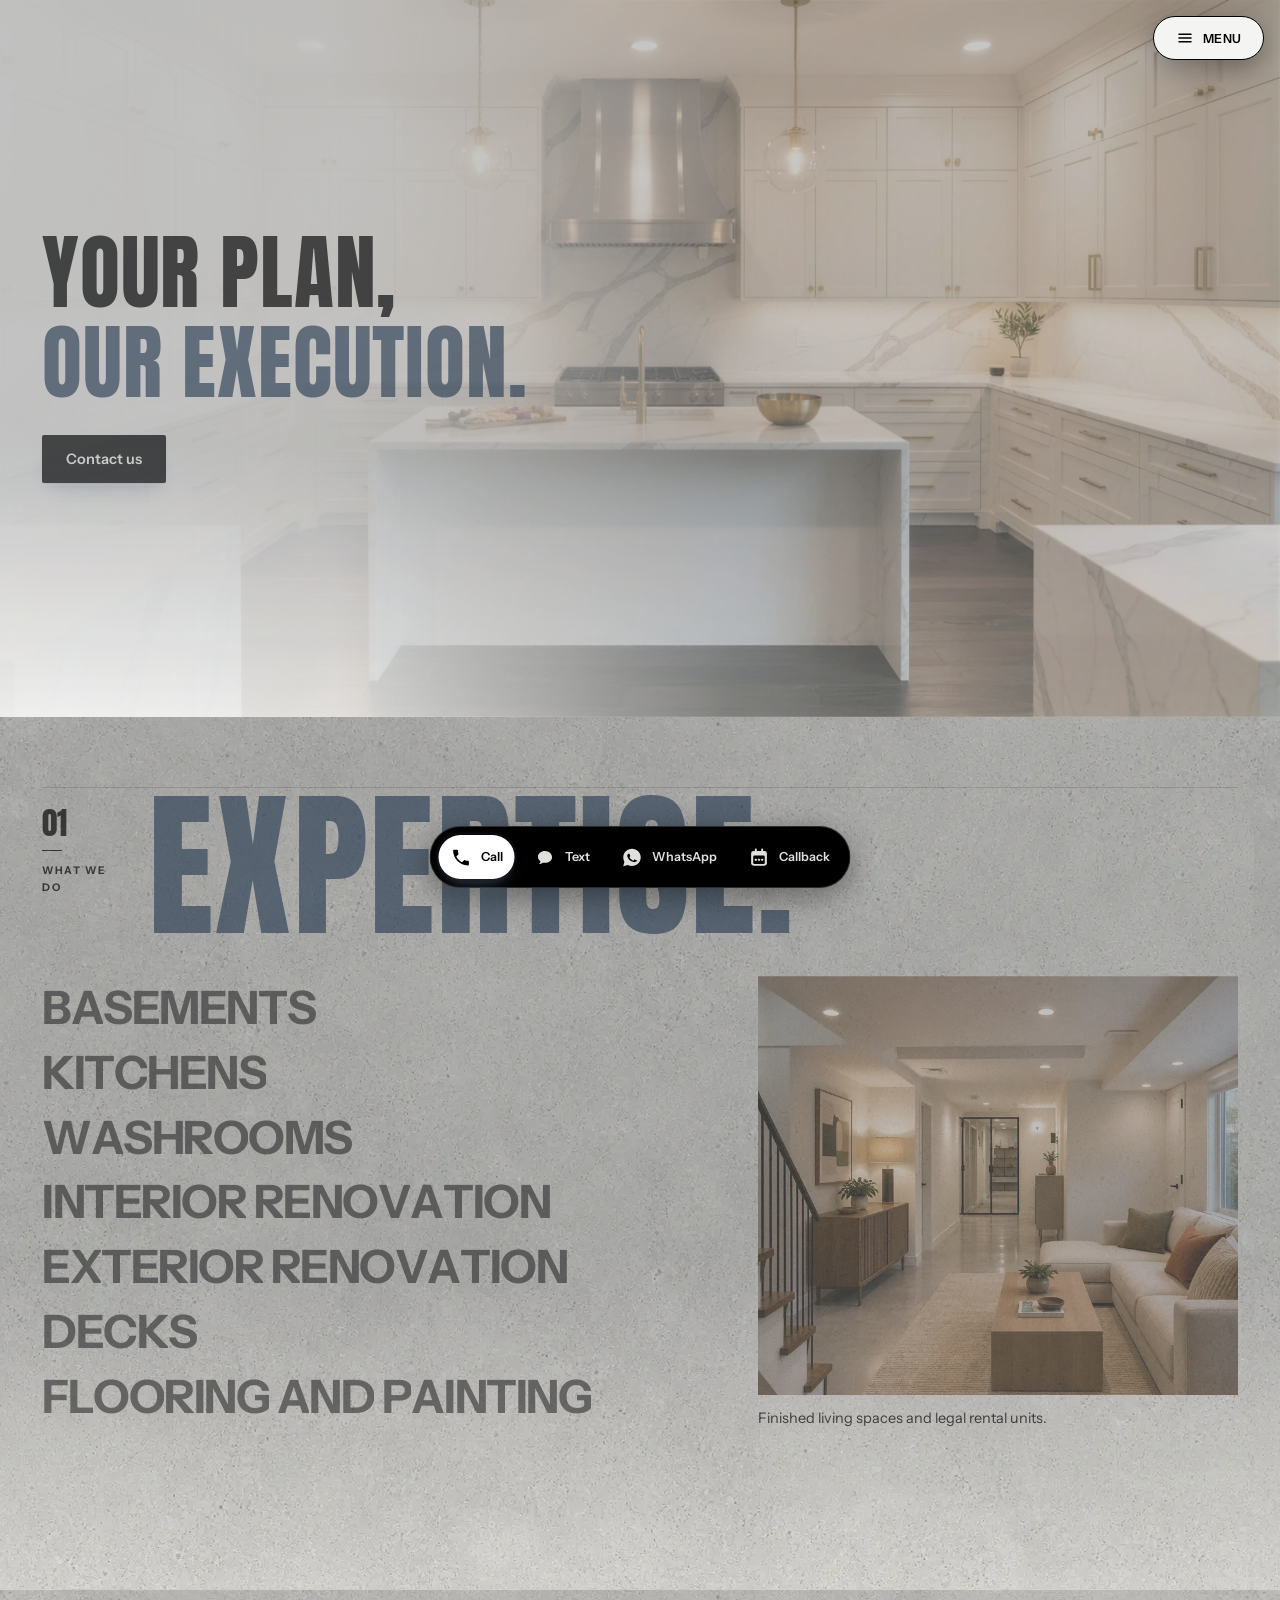
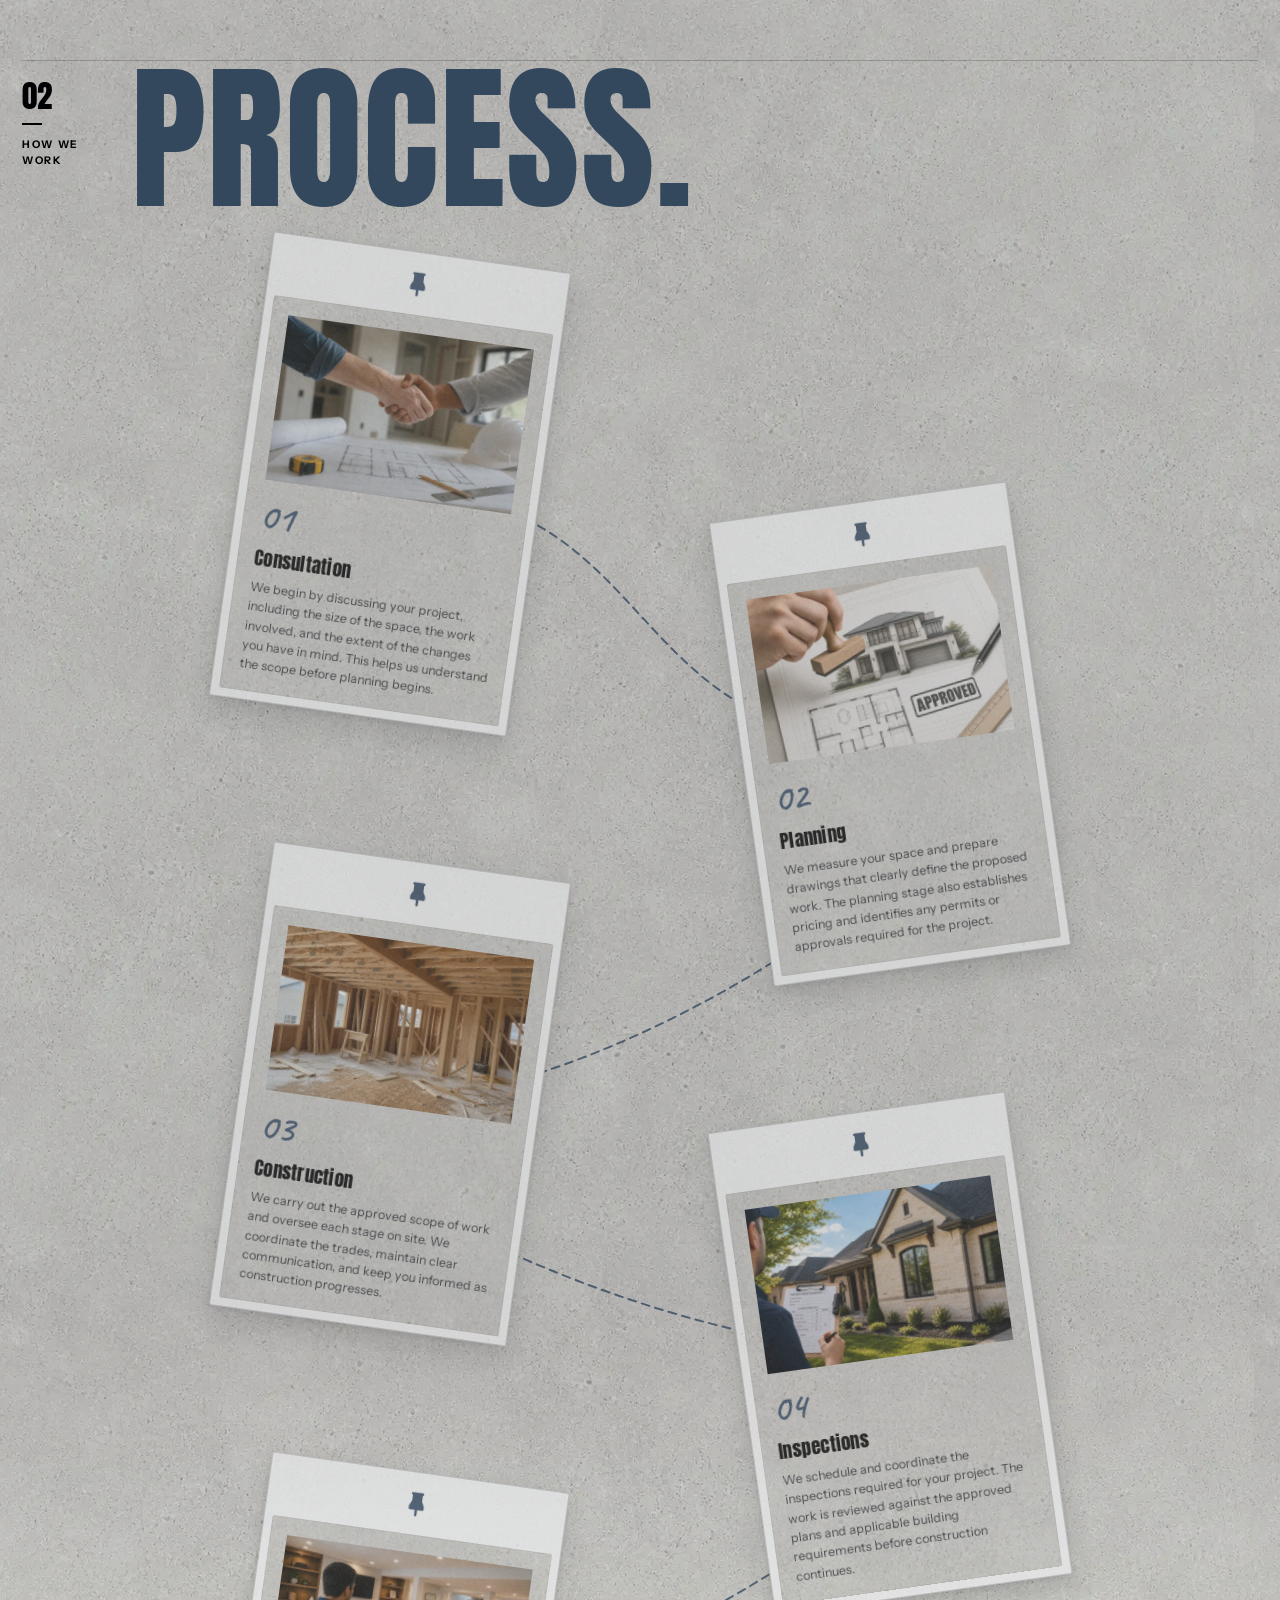
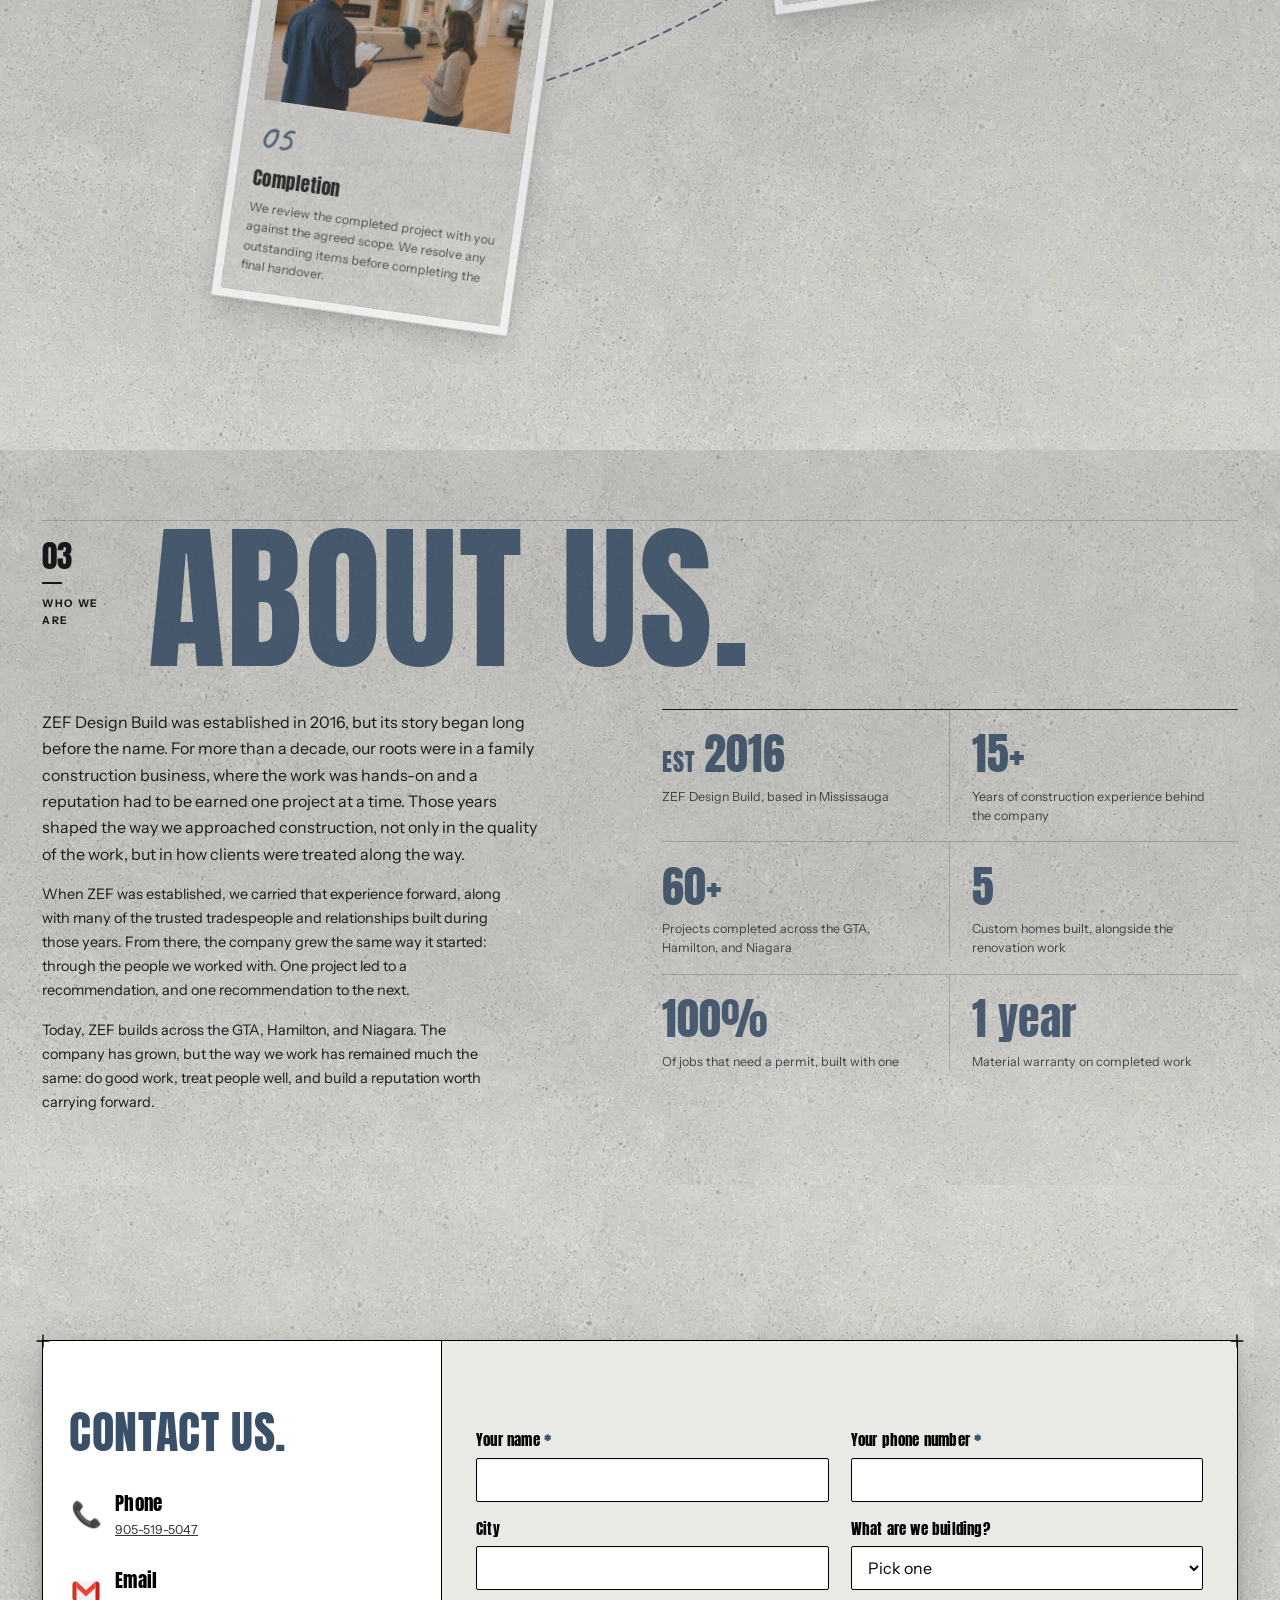
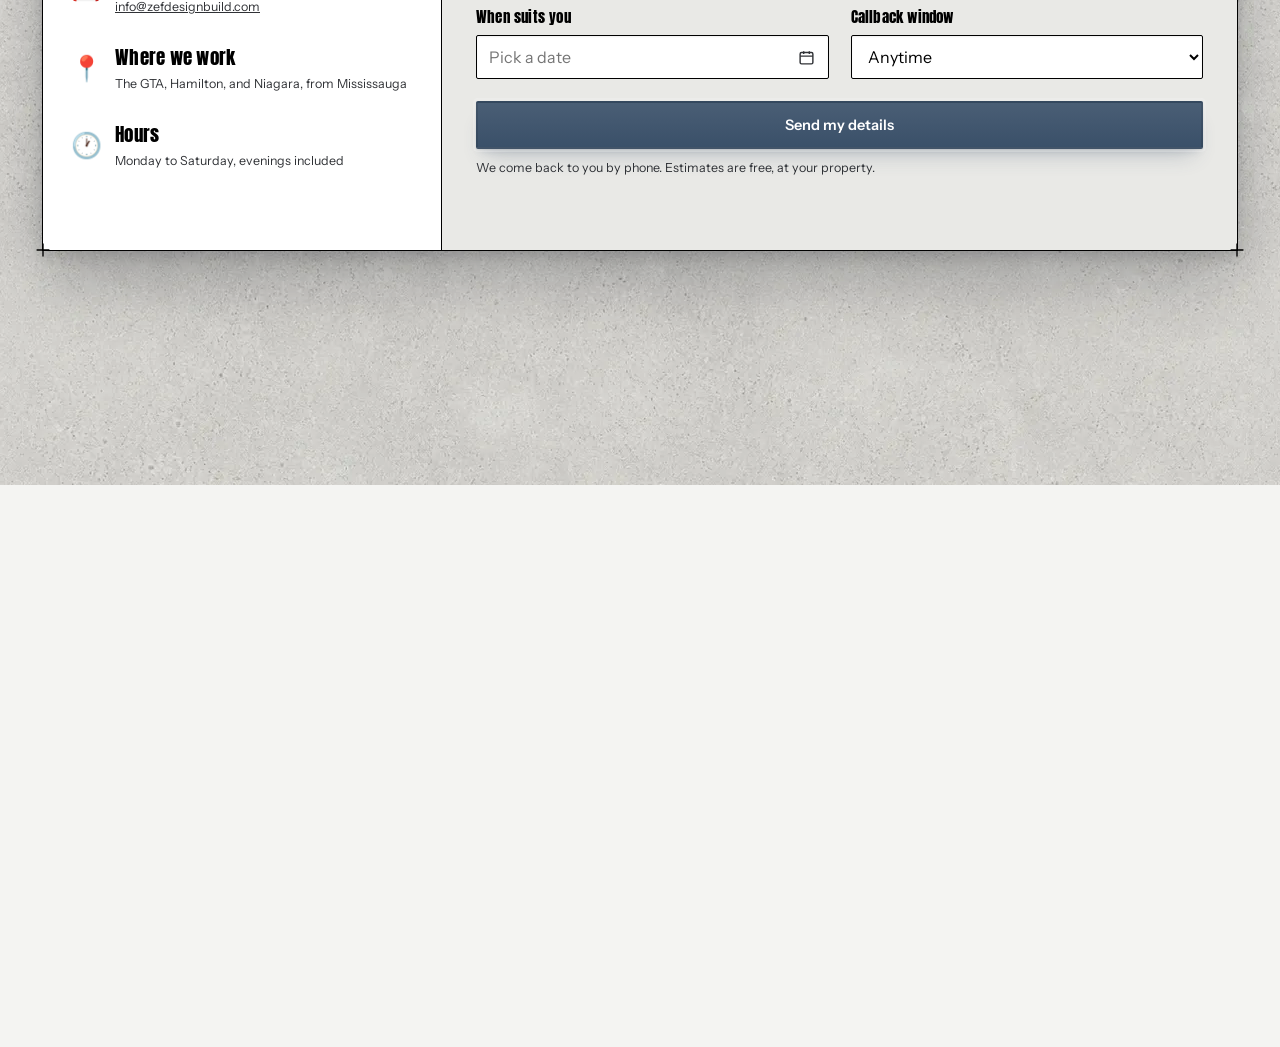
<file: index.html>
<!DOCTYPE html>
<html lang="en">
<head>
<meta charset="UTF-8">
<meta name="viewport" content="width=device-width, initial-scale=1.0">
<link rel="icon" type="image/png" sizes="64x64" href="assets/favicon-64.png">
<link rel="apple-touch-icon" href="assets/apple-touch-icon.png">
<title>ZEF Design Build | Construction, Mississauga</title>
<meta name="description" content="Construction company in Mississauga building legal basements, kitchens, washrooms, decks, and full renovations across the GTA, Hamilton, and Niagara.">

<link rel="canonical" href="https://zefdesignbuild.com/">
<meta property="og:title" content="ZEF Design Build | Construction, Mississauga">
<meta property="og:description" content="Construction company in Mississauga building legal basements, kitchens, washrooms, decks, and full renovations across the GTA, Hamilton, and Niagara.">
<meta property="og:type" content="website">
<meta property="og:url" content="https://zefdesignbuild.com/">
<meta property="og:site_name" content="ZEF Design Build">
<meta property="og:image" content="https://zefdesignbuild.com/assets/kitchen-hero-1600.jpg">
<meta property="og:image:width" content="1600">
<meta property="og:image:height" content="896">
<meta property="og:image:alt" content="A finished kitchen built by ZEF Design Build">
<meta name="twitter:card" content="summary_large_image">
<link rel="preconnect" href="https://fonts.googleapis.com">
<link rel="preconnect" href="https://fonts.gstatic.com" crossorigin>
<link href="https://fonts.googleapis.com/css2?family=Anton&family=Oswald:wght@300;400&family=Instrument+Sans:wght@400;500;600;700&family=IBM+Plex+Mono:wght@400;500&family=Caveat:wght@600&display=swap" rel="stylesheet">
<link rel="stylesheet" href="css/site.css?v=b16daa4e">
<script type="application/ld+json">{"@context": "https://schema.org", "@type": "GeneralContractor", "name": "ZEF Design Build", "url": "https://zefdesignbuild.com", "email": "info@zefdesignbuild.com", "telephone": "+1-905-519-5047", "address": {"@type": "PostalAddress", "addressLocality": "Mississauga", "addressRegion": "ON", "addressCountry": "CA"}, "areaServed": [{"@type": "Place", "name": "Greater Toronto Area"}, {"@type": "Place", "name": "Hamilton"}, {"@type": "Place", "name": "Niagara"}], "openingHoursSpecification": [{"@type": "OpeningHoursSpecification", "dayOfWeek": ["Monday", "Tuesday", "Wednesday", "Thursday"], "opens": "08:00", "closes": "21:00"}, {"@type": "OpeningHoursSpecification", "dayOfWeek": ["Friday"], "opens": "12:30", "closes": "22:00"}, {"@type": "OpeningHoursSpecification", "dayOfWeek": ["Saturday"], "opens": "08:00", "closes": "19:00"}], "sameAs": ["https://www.facebook.com/profile.php?id=61578318698367"], "foundingDate": "2016"}</script>
<script>(function(c,l,a,r,i,t,y){c[a]=c[a]||function(){(c[a].q=c[a].q||[]).push(arguments)};t=l.createElement(r);t.async=1;t.src="https://www.clarity.ms/tag/"+i;y=l.getElementsByTagName(r)[0];y.parentNode.insertBefore(t,y);})(window,document,"clarity","script","yfbqsn7lou");</script>
</head>
<body>
<a class="skip" href="#main">Skip to content</a>
<header class="site" id="site-nav">
  <div class="hrow">
    <button class="burger" type="button" aria-label="Open menu" aria-expanded="false" aria-controls="mpop">
      <svg viewBox="0 0 24 24" aria-hidden="true">
        <path d="M4 12L20 12" class="l1"/>
        <path d="M4 12H20" class="l2"/>
        <path d="M4 12H20" class="l3"/>
      </svg>
    </button>
    <a class="lockup" href="./">
      <img class="mark" src="assets/logo-chevron.png" alt="" width="40" height="45">
      <span class="ltext"><b>ZEF</b><span>DESIGN BUILD</span></span>
    </a>
    <nav class="menu" aria-label="Main">
      <a href="commercial">Commercial</a><button type="button" data-dd="dd-services" aria-expanded="false" aria-controls="dd-services">Services <svg class="chev" viewBox="0 0 24 24" aria-hidden="true"><path d="M6 9l6 6 6-6" fill="none" stroke="currentColor" stroke-width="2" stroke-linecap="round" stroke-linejoin="round"/></svg></button><a href="./#about">About</a><a href="faq">FAQ</a><a href="contact">Contact Us</a>
    </nav>
    <div class="hright">
      <a class="ghost-btn" href="tel:9055195047">Call</a>
      <a class="quote-btn" href="contact">Get a quote</a>
    </div>
    <div class="dd" id="dd-services"><div class="ddgrid"><a href="legal-basements"><span class="thumb"><picture><source srcset="assets/basement-320.webp 320w" type="image/webp" sizes="70px"><img src="assets/basement-320.jpg" alt="A finished legal basement living area" width="320" height="320" loading="lazy" decoding="async"></picture></span><span><b>Basements</b><i>Finished living spaces and legal rental units.</i></span></a><a href="kitchens"><span class="thumb"><picture><source srcset="assets/kitchen-320.webp 320w" type="image/webp" sizes="70px"><img src="assets/kitchen-320.jpg" alt="A finished kitchen with white cabinets, an oak island, and a full-height garden window" width="320" height="320" loading="lazy" decoding="async"></picture></span><span><b>Kitchens</b><i>Complete renovations, planned around everyday use.</i></span></a><a href="washrooms"><span class="thumb"><picture><source srcset="assets/washroom-320.webp 320w" type="image/webp" sizes="70px"><img src="assets/washroom-320.jpg" alt="A finished washroom with tiled walls and a glass shower screen" width="320" height="320" loading="lazy" decoding="async"></picture></span><span><b>Washrooms</b><i>Complete renovations, from layout to final finishes.</i></span></a><a href="interior-renovation"><span class="thumb"><picture><source srcset="assets/interior-320.webp 320w" type="image/webp" sizes="70px"><img src="assets/interior-320.jpg" alt="A finished open-plan living room after an interior renovation" width="320" height="320" loading="lazy" decoding="async"></picture></span><span><b>Interior Renovation</b><i>One room, connected spaces, or an entire floor.</i></span></a><a href="exterior-renovation"><span class="thumb"><picture><source srcset="assets/exterior-320.webp 320w" type="image/webp" sizes="70px"><img src="assets/exterior-320.jpg" alt="The front of a house after an exterior renovation" width="320" height="320" loading="lazy" decoding="async"></picture></span><span><b>Exterior Renovation</b><i>Siding, windows, doors, and coordinated exterior updates.</i></span></a><a href="decks"><span class="thumb"><picture><source srcset="assets/deck-320.webp 320w" type="image/webp" sizes="70px"><img src="assets/deck-320.jpg" alt="A finished backyard deck with seating and planting around it" width="320" height="320" loading="lazy" decoding="async"></picture></span><span><b>Decks</b><i>Outdoor spaces designed and built for everyday use.</i></span></a></div></div>
    <div class="mpop" id="mpop">
  <a href="commercial">Commercial</a>
  <div class="sep" role="separator" aria-orientation="horizontal"></div>
  <div class="grp">Services</div>
  <a href="legal-basements">Basements</a>
  <a href="kitchens">Kitchens</a><a href="washrooms">Washrooms</a><a href="interior-renovation">Interior Renovation</a><a href="exterior-renovation">Exterior Renovation</a><a href="decks">Decks</a>
  <div class="sep" role="separator" aria-orientation="horizontal"></div>
  <a href="./#about">About</a>
  <a href="faq">FAQ</a>
  <a href="contact">Contact Us</a>
</div>

  </div>
</header>
<button class="navhint" type="button" aria-controls="site-nav" aria-expanded="false"><svg viewBox="0 0 24 24" aria-hidden="true"><path d="M4 7h16M4 12h16M4 17h16"/></svg><span>Menu</span></button>
<main id="main">
<section class="hero-stage home">
  <div class="hero-photo hero-slides" aria-hidden="true">
    <picture class="slide is-on" data-slide="0">
      <source srcset="assets/kitchen-hero-1100.webp 1100w, assets/kitchen-hero-1600.webp 1600w, assets/kitchen-hero-2560.webp 2560w, assets/kitchen-hero-3840.webp 3840w" type="image/webp" sizes="100vw">
      <img src="assets/kitchen-hero-1600.jpg" srcset="assets/kitchen-hero-1100.jpg 1100w, assets/kitchen-hero-1600.jpg 1600w, assets/kitchen-hero-2560.jpg 2560w, assets/kitchen-hero-3840.jpg 3840w" sizes="100vw" alt="" width="4096" height="2294" fetchpriority="high" decoding="sync">
    </picture>
  </div>
  <div class="hero-inner">
    <div class="hero-copy">
      <h1><span class="hl-a">Your plan,</span><br><span class="hl-b">our execution<span class="hero-stop" aria-hidden="true">.</span></span></h1>
      <div class="ctas">
        <a class="btn1" href="contact">Contact us</a>
      </div>
    </div>
  </div>
</section>

<section class="wb">
  <div class="inner">
    <div class="sechead reveal">
    <div class="sechead-meta">
      <span class="sechead-num" aria-hidden="true">01</span>
      <span class="sechead-tick" aria-hidden="true"></span>
      <span class="sechead-label">What we do</span>
    </div>
    <h2 class="sec">Expertise<span class="sechead-stop" aria-hidden="true">.</span></h2>
  </div>
    <div class="hsl reveal"><div class="hsl-group"><a class="hsl-link" href="legal-basements" aria-label="Basements"><span class="hsl-word" aria-hidden="true"><span class="hsl-w"><span class="hsl-ch" style="--i:0"><span class="l1">B</span><span class="l2">B</span></span><span class="hsl-ch" style="--i:1"><span class="l1">A</span><span class="l2">A</span></span><span class="hsl-ch" style="--i:2"><span class="l1">S</span><span class="l2">S</span></span><span class="hsl-ch" style="--i:3"><span class="l1">E</span><span class="l2">E</span></span><span class="hsl-ch" style="--i:4"><span class="l1">M</span><span class="l2">M</span></span><span class="hsl-ch" style="--i:5"><span class="l1">E</span><span class="l2">E</span></span><span class="hsl-ch" style="--i:6"><span class="l1">N</span><span class="l2">N</span></span><span class="hsl-ch" style="--i:7"><span class="l1">T</span><span class="l2">T</span></span><span class="hsl-ch" style="--i:8"><span class="l1">S</span><span class="l2">S</span></span></span></span><span class="hsl-go mono" aria-hidden="true">&rarr;</span></a><span class="hsl-subs"><a href="finish-your-basement"><b>Finish your basement</b><i>An extension of your home</i></a><a href="build-a-legal-basement"><b>Legal rental unit</b><i>A code-compliant rental suite</i></a></span></div><span class="hsl-shot hsl-bshot"><picture><source srcset="assets/basement-760.webp 760w, assets/basement-1400.webp 1400w" type="image/webp" sizes="(max-width:900px) 100vw, 520px"><img src="assets/basement-1400.jpg" srcset="assets/basement-760.jpg 760w, assets/basement-1400.jpg 1400w" sizes="(max-width:900px) 100vw, 520px" alt="A finished basement living area with a sectional, a staircase, and recessed lighting" width="1400" height="1400" loading="lazy" decoding="async"></picture><span class="hsl-cap">Finished living spaces and legal rental units.</span></span><a class="hsl-link" href="kitchens" aria-label="Kitchens"><span class="hsl-word" aria-hidden="true"><span class="hsl-w"><span class="hsl-ch" style="--i:0"><span class="l1">K</span><span class="l2">K</span></span><span class="hsl-ch" style="--i:1"><span class="l1">I</span><span class="l2">I</span></span><span class="hsl-ch" style="--i:2"><span class="l1">T</span><span class="l2">T</span></span><span class="hsl-ch" style="--i:3"><span class="l1">C</span><span class="l2">C</span></span><span class="hsl-ch" style="--i:4"><span class="l1">H</span><span class="l2">H</span></span><span class="hsl-ch" style="--i:5"><span class="l1">E</span><span class="l2">E</span></span><span class="hsl-ch" style="--i:6"><span class="l1">N</span><span class="l2">N</span></span><span class="hsl-ch" style="--i:7"><span class="l1">S</span><span class="l2">S</span></span></span></span><span class="hsl-go mono" aria-hidden="true">&rarr;</span></a><span class="hsl-shot"><picture><source srcset="assets/kitchen-760.webp 760w, assets/kitchen.webp 1254w" type="image/webp" sizes="(max-width:900px) 100vw, 520px"><img src="assets/kitchen.jpg" srcset="assets/kitchen-760.jpg 760w, assets/kitchen.jpg 1254w" sizes="(max-width:900px) 100vw, 520px" alt="A finished kitchen with white cabinets, an oak island, and a full-height garden window" width="1254" height="1254" loading="lazy" decoding="async"></picture><span class="hsl-cap">Complete renovations, planned around everyday use.</span></span><a class="hsl-link" href="washrooms" aria-label="Washrooms"><span class="hsl-word" aria-hidden="true"><span class="hsl-w"><span class="hsl-ch" style="--i:0"><span class="l1">W</span><span class="l2">W</span></span><span class="hsl-ch" style="--i:1"><span class="l1">A</span><span class="l2">A</span></span><span class="hsl-ch" style="--i:2"><span class="l1">S</span><span class="l2">S</span></span><span class="hsl-ch" style="--i:3"><span class="l1">H</span><span class="l2">H</span></span><span class="hsl-ch" style="--i:4"><span class="l1">R</span><span class="l2">R</span></span><span class="hsl-ch" style="--i:5"><span class="l1">O</span><span class="l2">O</span></span><span class="hsl-ch" style="--i:6"><span class="l1">O</span><span class="l2">O</span></span><span class="hsl-ch" style="--i:7"><span class="l1">M</span><span class="l2">M</span></span><span class="hsl-ch" style="--i:8"><span class="l1">S</span><span class="l2">S</span></span></span></span><span class="hsl-go mono" aria-hidden="true">&rarr;</span></a><span class="hsl-shot"><picture><source srcset="assets/washroom-760.webp 760w, assets/washroom.webp 1254w" type="image/webp" sizes="(max-width:900px) 100vw, 520px"><img src="assets/washroom.jpg" srcset="assets/washroom-760.jpg 760w, assets/washroom.jpg 1254w" sizes="(max-width:900px) 100vw, 520px" alt="A finished washroom with tiled walls and a glass shower screen" width="1254" height="1254" loading="lazy" decoding="async"></picture><span class="hsl-cap">Complete renovations, from layout to final finishes.</span></span><a class="hsl-link" href="interior-renovation" aria-label="Interior Renovation"><span class="hsl-word" aria-hidden="true"><span class="hsl-w"><span class="hsl-ch" style="--i:0"><span class="l1">I</span><span class="l2">I</span></span><span class="hsl-ch" style="--i:1"><span class="l1">N</span><span class="l2">N</span></span><span class="hsl-ch" style="--i:2"><span class="l1">T</span><span class="l2">T</span></span><span class="hsl-ch" style="--i:3"><span class="l1">E</span><span class="l2">E</span></span><span class="hsl-ch" style="--i:4"><span class="l1">R</span><span class="l2">R</span></span><span class="hsl-ch" style="--i:5"><span class="l1">I</span><span class="l2">I</span></span><span class="hsl-ch" style="--i:6"><span class="l1">O</span><span class="l2">O</span></span><span class="hsl-ch" style="--i:7"><span class="l1">R</span><span class="l2">R</span></span></span> <span class="hsl-w"><span class="hsl-ch" style="--i:9"><span class="l1">R</span><span class="l2">R</span></span><span class="hsl-ch" style="--i:10"><span class="l1">E</span><span class="l2">E</span></span><span class="hsl-ch" style="--i:11"><span class="l1">N</span><span class="l2">N</span></span><span class="hsl-ch" style="--i:12"><span class="l1">O</span><span class="l2">O</span></span><span class="hsl-ch" style="--i:13"><span class="l1">V</span><span class="l2">V</span></span><span class="hsl-ch" style="--i:14"><span class="l1">A</span><span class="l2">A</span></span><span class="hsl-ch" style="--i:15"><span class="l1">T</span><span class="l2">T</span></span><span class="hsl-ch" style="--i:16"><span class="l1">I</span><span class="l2">I</span></span><span class="hsl-ch" style="--i:17"><span class="l1">O</span><span class="l2">O</span></span><span class="hsl-ch" style="--i:18"><span class="l1">N</span><span class="l2">N</span></span></span></span><span class="hsl-go mono" aria-hidden="true">&rarr;</span></a><span class="hsl-shot"><picture><source srcset="assets/interior-760.webp 760w, assets/interior.webp 1254w" type="image/webp" sizes="(max-width:900px) 100vw, 520px"><img src="assets/interior.jpg" srcset="assets/interior-760.jpg 760w, assets/interior.jpg 1254w" sizes="(max-width:900px) 100vw, 520px" alt="A finished open-plan living room after an interior renovation" width="1254" height="1254" loading="lazy" decoding="async"></picture><span class="hsl-cap">One room, connected spaces, or an entire floor.</span></span><a class="hsl-link" href="exterior-renovation" aria-label="Exterior Renovation"><span class="hsl-word" aria-hidden="true"><span class="hsl-w"><span class="hsl-ch" style="--i:0"><span class="l1">E</span><span class="l2">E</span></span><span class="hsl-ch" style="--i:1"><span class="l1">X</span><span class="l2">X</span></span><span class="hsl-ch" style="--i:2"><span class="l1">T</span><span class="l2">T</span></span><span class="hsl-ch" style="--i:3"><span class="l1">E</span><span class="l2">E</span></span><span class="hsl-ch" style="--i:4"><span class="l1">R</span><span class="l2">R</span></span><span class="hsl-ch" style="--i:5"><span class="l1">I</span><span class="l2">I</span></span><span class="hsl-ch" style="--i:6"><span class="l1">O</span><span class="l2">O</span></span><span class="hsl-ch" style="--i:7"><span class="l1">R</span><span class="l2">R</span></span></span> <span class="hsl-w"><span class="hsl-ch" style="--i:9"><span class="l1">R</span><span class="l2">R</span></span><span class="hsl-ch" style="--i:10"><span class="l1">E</span><span class="l2">E</span></span><span class="hsl-ch" style="--i:11"><span class="l1">N</span><span class="l2">N</span></span><span class="hsl-ch" style="--i:12"><span class="l1">O</span><span class="l2">O</span></span><span class="hsl-ch" style="--i:13"><span class="l1">V</span><span class="l2">V</span></span><span class="hsl-ch" style="--i:14"><span class="l1">A</span><span class="l2">A</span></span><span class="hsl-ch" style="--i:15"><span class="l1">T</span><span class="l2">T</span></span><span class="hsl-ch" style="--i:16"><span class="l1">I</span><span class="l2">I</span></span><span class="hsl-ch" style="--i:17"><span class="l1">O</span><span class="l2">O</span></span><span class="hsl-ch" style="--i:18"><span class="l1">N</span><span class="l2">N</span></span></span></span><span class="hsl-go mono" aria-hidden="true">&rarr;</span></a><span class="hsl-shot"><picture><source srcset="assets/exterior-760.webp 760w, assets/exterior.webp 1254w" type="image/webp" sizes="(max-width:900px) 100vw, 520px"><img src="assets/exterior.jpg" srcset="assets/exterior-760.jpg 760w, assets/exterior.jpg 1254w" sizes="(max-width:900px) 100vw, 520px" alt="The front of a house after an exterior renovation" width="1254" height="1254" loading="lazy" decoding="async"></picture><span class="hsl-cap">Siding, windows, doors, and coordinated exterior updates.</span></span><a class="hsl-link" href="decks" aria-label="Decks"><span class="hsl-word" aria-hidden="true"><span class="hsl-w"><span class="hsl-ch" style="--i:0"><span class="l1">D</span><span class="l2">D</span></span><span class="hsl-ch" style="--i:1"><span class="l1">E</span><span class="l2">E</span></span><span class="hsl-ch" style="--i:2"><span class="l1">C</span><span class="l2">C</span></span><span class="hsl-ch" style="--i:3"><span class="l1">K</span><span class="l2">K</span></span><span class="hsl-ch" style="--i:4"><span class="l1">S</span><span class="l2">S</span></span></span></span><span class="hsl-go mono" aria-hidden="true">&rarr;</span></a><span class="hsl-shot"><picture><source srcset="assets/deck-760.webp 760w, assets/deck.webp 1254w" type="image/webp" sizes="(max-width:900px) 100vw, 520px"><img src="assets/deck.jpg" srcset="assets/deck-760.jpg 760w, assets/deck.jpg 1254w" sizes="(max-width:900px) 100vw, 520px" alt="A finished backyard deck with seating and planting around it" width="1254" height="1254" loading="lazy" decoding="async"></picture><span class="hsl-cap">Outdoor spaces designed and built for everyday use.</span></span><a class="hsl-link" href="interior-renovation" aria-label="Flooring and Painting"><span class="hsl-word" aria-hidden="true"><span class="hsl-w"><span class="hsl-ch" style="--i:0"><span class="l1">F</span><span class="l2">F</span></span><span class="hsl-ch" style="--i:1"><span class="l1">L</span><span class="l2">L</span></span><span class="hsl-ch" style="--i:2"><span class="l1">O</span><span class="l2">O</span></span><span class="hsl-ch" style="--i:3"><span class="l1">O</span><span class="l2">O</span></span><span class="hsl-ch" style="--i:4"><span class="l1">R</span><span class="l2">R</span></span><span class="hsl-ch" style="--i:5"><span class="l1">I</span><span class="l2">I</span></span><span class="hsl-ch" style="--i:6"><span class="l1">N</span><span class="l2">N</span></span><span class="hsl-ch" style="--i:7"><span class="l1">G</span><span class="l2">G</span></span></span> <span class="hsl-w"><span class="hsl-ch" style="--i:9"><span class="l1">A</span><span class="l2">A</span></span><span class="hsl-ch" style="--i:10"><span class="l1">N</span><span class="l2">N</span></span><span class="hsl-ch" style="--i:11"><span class="l1">D</span><span class="l2">D</span></span></span> <span class="hsl-w"><span class="hsl-ch" style="--i:13"><span class="l1">P</span><span class="l2">P</span></span><span class="hsl-ch" style="--i:14"><span class="l1">A</span><span class="l2">A</span></span><span class="hsl-ch" style="--i:15"><span class="l1">I</span><span class="l2">I</span></span><span class="hsl-ch" style="--i:16"><span class="l1">N</span><span class="l2">N</span></span><span class="hsl-ch" style="--i:17"><span class="l1">T</span><span class="l2">T</span></span><span class="hsl-ch" style="--i:18"><span class="l1">I</span><span class="l2">I</span></span><span class="hsl-ch" style="--i:19"><span class="l1">N</span><span class="l2">N</span></span><span class="hsl-ch" style="--i:20"><span class="l1">G</span><span class="l2">G</span></span></span></span><span class="hsl-go mono" aria-hidden="true">&rarr;</span></a><span class="hsl-shot"><picture><source srcset="assets/flooring-760.webp 760w, assets/flooring.webp 1254w" type="image/webp" sizes="(max-width:900px) 100vw, 520px"><img src="assets/flooring.jpg" srcset="assets/flooring-760.jpg 760w, assets/flooring.jpg 1254w" sizes="(max-width:900px) 100vw, 520px" alt="A wide plank white oak floor in an empty room beside a finished staircase" width="1254" height="1254" loading="lazy" decoding="async"></picture><span class="hsl-cap">New floors, fresh paint.</span></span></div>
  </div>
</section>

<section class="process" aria-labelledby="process-h">
  <div class="prohead reveal">
    <div class="sechead">
    <div class="sechead-meta">
      <span class="sechead-num" aria-hidden="true">02</span>
      <span class="sechead-tick" aria-hidden="true"></span>
      <span class="sechead-label">How we work</span>
    </div>
    <h2 class="sec" id="process-h">Process<span class="sechead-stop" aria-hidden="true">.</span></h2>
  </div>
  </div>
  <div class="proboard">
    <svg class="propath" viewBox="0 0 1000 1730" preserveAspectRatio="none" aria-hidden="true">
      <path d="M 250 240 C 520 240, 480 490, 750 490 C 1000 490, 520 850, 250 850 C 20 850, 480 1100, 750 1100 C 1000 1100, 520 1460, 250 1460" fill="none" stroke="currentColor" stroke-width="2"
            stroke-linecap="round" vector-effect="non-scaling-stroke"/>
    </svg>
    <ol class="prolist"><li class="procard">
      <div class="pcard">
        <svg class="ppin" viewBox="0 0 24 24" fill="currentColor" aria-hidden="true"><path d="M16 3a1 1 0 0 1 .117 1.993l-.117 .007v4.764l1.894 3.789a1 1 0 0 1 .1 .331l.006 .116v2a1 1 0 0 1 -.883 .993l-.117 .007h-4v4a1 1 0 0 1 -1.993 .117l-.007 -.117v-4h-4a1 1 0 0 1 -.993 -.883l-.007 -.117v-2a1 1 0 0 1 .06 -.34l.046 -.107l1.894 -3.791v-4.762a1 1 0 0 1 -.117 -1.993l.117 -.007h8z"/></svg>
        <div class="ppanel">
          <figure class="pphoto"><picture><source srcset="assets/00-consultation-560.webp 560w, assets/00-consultation.webp 900w" type="image/webp" sizes="280px"><img src="assets/00-consultation.jpg" srcset="assets/00-consultation-560.jpg 560w, assets/00-consultation.jpg 900w" sizes="280px" alt="Two people shaking hands over a floor plan, with a hard hat, a tape measure and a rolled drawing on the table" width="900" height="600" loading="lazy" decoding="async"></picture></figure>
          <span class="pscript" aria-hidden="true">01</span>
          <h3>Consultation</h3>
          <p>We begin by discussing your project, including the size of the space, the work involved, and the extent of the changes you have in mind. This helps us understand the scope before planning begins.</p>
        </div>
      </div>
    </li><li class="procard">
      <div class="pcard">
        <svg class="ppin" viewBox="0 0 24 24" fill="currentColor" aria-hidden="true"><path d="M16 3a1 1 0 0 1 .117 1.993l-.117 .007v4.764l1.894 3.789a1 1 0 0 1 .1 .331l.006 .116v2a1 1 0 0 1 -.883 .993l-.117 .007h-4v4a1 1 0 0 1 -1.993 .117l-.007 -.117v-4h-4a1 1 0 0 1 -.993 -.883l-.007 -.117v-2a1 1 0 0 1 .06 -.34l.046 -.107l1.894 -3.791v-4.762a1 1 0 0 1 -.117 -1.993l.117 -.007h8z"/></svg>
        <div class="ppanel">
          <figure class="pphoto"><picture><source srcset="assets/02-permits-560.webp 560w, assets/02-permits.webp 900w" type="image/webp" sizes="280px"><img src="assets/02-permits.jpg" srcset="assets/02-permits-560.jpg 560w, assets/02-permits.jpg 900w" sizes="280px" alt="A drawing set stamped approved, with a floor plan and a scale rule beside it" width="900" height="600" loading="lazy" decoding="async"></picture></figure>
          <span class="pscript" aria-hidden="true">02</span>
          <h3>Planning</h3>
          <p>We measure your space and prepare drawings that clearly define the proposed work. The planning stage also establishes pricing and identifies any permits or approvals required for the project.</p>
        </div>
      </div>
    </li><li class="procard">
      <div class="pcard">
        <svg class="ppin" viewBox="0 0 24 24" fill="currentColor" aria-hidden="true"><path d="M16 3a1 1 0 0 1 .117 1.993l-.117 .007v4.764l1.894 3.789a1 1 0 0 1 .1 .331l.006 .116v2a1 1 0 0 1 -.883 .993l-.117 .007h-4v4a1 1 0 0 1 -1.993 .117l-.007 -.117v-4h-4a1 1 0 0 1 -.993 -.883l-.007 -.117v-2a1 1 0 0 1 .06 -.34l.046 -.107l1.894 -3.791v-4.762a1 1 0 0 1 -.117 -1.993l.117 -.007h8z"/></svg>
        <div class="ppanel">
          <figure class="pphoto"><picture><source srcset="assets/03-construction-560.webp 560w, assets/03-construction.webp 900w" type="image/webp" sizes="280px"><img src="assets/03-construction.jpg" srcset="assets/03-construction-560.jpg 560w, assets/03-construction.jpg 900w" sizes="280px" alt="Interior wall and ceiling framing under way on a construction site" width="900" height="600" loading="lazy" decoding="async"></picture></figure>
          <span class="pscript" aria-hidden="true">03</span>
          <h3>Construction</h3>
          <p>We carry out the approved scope of work and oversee each stage on site. We coordinate the trades, maintain clear communication, and keep you informed as construction progresses.</p>
        </div>
      </div>
    </li><li class="procard">
      <div class="pcard">
        <svg class="ppin" viewBox="0 0 24 24" fill="currentColor" aria-hidden="true"><path d="M16 3a1 1 0 0 1 .117 1.993l-.117 .007v4.764l1.894 3.789a1 1 0 0 1 .1 .331l.006 .116v2a1 1 0 0 1 -.883 .993l-.117 .007h-4v4a1 1 0 0 1 -1.993 .117l-.007 -.117v-4h-4a1 1 0 0 1 -.993 -.883l-.007 -.117v-2a1 1 0 0 1 .06 -.34l.046 -.107l1.894 -3.791v-4.762a1 1 0 0 1 -.117 -1.993l.117 -.007h8z"/></svg>
        <div class="ppanel">
          <figure class="pphoto"><picture><source srcset="assets/04-inspection-560.webp 560w, assets/04-inspection.webp 900w" type="image/webp" sizes="280px"><img src="assets/04-inspection.jpg" srcset="assets/04-inspection-560.jpg 560w, assets/04-inspection.jpg 900w" sizes="280px" alt="An inspector filling in a property inspection report outside a finished house" width="900" height="600" loading="lazy" decoding="async"></picture></figure>
          <span class="pscript" aria-hidden="true">04</span>
          <h3>Inspections</h3>
          <p>We schedule and coordinate the inspections required for your project. The work is reviewed against the approved plans and applicable building requirements before construction continues.</p>
        </div>
      </div>
    </li><li class="procard">
      <div class="pcard">
        <svg class="ppin" viewBox="0 0 24 24" fill="currentColor" aria-hidden="true"><path d="M16 3a1 1 0 0 1 .117 1.993l-.117 .007v4.764l1.894 3.789a1 1 0 0 1 .1 .331l.006 .116v2a1 1 0 0 1 -.883 .993l-.117 .007h-4v4a1 1 0 0 1 -1.993 .117l-.007 -.117v-4h-4a1 1 0 0 1 -.993 -.883l-.007 -.117v-2a1 1 0 0 1 .06 -.34l.046 -.107l1.894 -3.791v-4.762a1 1 0 0 1 -.117 -1.993l.117 -.007h8z"/></svg>
        <div class="ppanel">
          <figure class="pphoto"><picture><source srcset="assets/05-completion-560.webp 560w, assets/05-completion.webp 900w" type="image/webp" sizes="280px"><img src="assets/05-completion.jpg" srcset="assets/05-completion-560.jpg 560w, assets/05-completion.jpg 900w" sizes="280px" alt="A finished basement living room being walked through at handover, one person holding a clipboard" width="900" height="600" loading="lazy" decoding="async"></picture></figure>
          <span class="pscript" aria-hidden="true">05</span>
          <h3>Completion</h3>
          <p>We review the completed project with you against the agreed scope. We resolve any outstanding items before completing the final handover.</p>
        </div>
      </div>
    </li></ol>
  </div>
</section>


<section class="about" id="about">
  <div class="inner">
    <div class="sechead reveal">
    <div class="sechead-meta">
      <span class="sechead-num" aria-hidden="true">03</span>
      <span class="sechead-tick" aria-hidden="true"></span>
      <span class="sechead-label">Who we are</span>
    </div>
    <h2 class="sec">About us<span class="sechead-stop" aria-hidden="true">.</span></h2>
  </div>
    <div class="aboutgrid">
    <div class="aboutcopy aboutstory reveal">
      <p>ZEF Design Build was established in 2016, but its story began long before the name. For more than a decade, our roots were in a family construction business, where the work was hands-on and a reputation had to be earned one project at a time. Those years shaped the way we approached construction, not only in the quality of the work, but in how clients were treated along the way.</p>
      <p>When ZEF was established, we carried that experience forward, along with many of the trusted tradespeople and relationships built during those years. From there, the company grew the same way it started: through the people we worked with. One project led to a recommendation, and one recommendation to the next.</p>
      <p>Today, ZEF builds across the GTA, Hamilton, and Niagara. The company has grown, but the way we work has remained much the same: do good work, treat people well, and build a reputation worth carrying forward.</p>
    </div>
    <ul class="statrow reveal"><li><b><span class="spre">EST </span><span class="sfig" data-roll="2016">2016</span></b><span>ZEF Design Build, based in Mississauga</span></li><li><b><span class="sfig" data-roll="15">15</span><span class="ssuf">+</span></b><span>Years of construction experience behind the company</span></li><li><b><span class="sfig" data-roll="60">60</span><span class="ssuf">+</span></b><span>Projects completed across the GTA, Hamilton, and Niagara</span></li><li><b><span class="sfig" data-roll="5">5</span></b><span>Custom homes built, alongside the renovation work</span></li><li><b><span class="sfig" data-roll="100">100</span><span class="ssuf">%</span></b><span>Of jobs that need a permit, built with one</span></li><li><b><span class="sfig" data-roll="1">1</span><span class="ssuf"> year</span></b><span>Material warranty on completed work</span></li></ul>
    </div>
  </div>
</section>


<section class="closer">
  <div class="inner">
    <div class="ccard reveal">
      <span class="ccard-mark tl" aria-hidden="true"><svg viewBox="0 0 24 24"><path d="M12 5v14M5 12h14"/></svg></span><span class="ccard-mark tr" aria-hidden="true"><svg viewBox="0 0 24 24"><path d="M12 5v14M5 12h14"/></svg></span><span class="ccard-mark bl" aria-hidden="true"><svg viewBox="0 0 24 24"><path d="M12 5v14M5 12h14"/></svg></span><span class="ccard-mark br" aria-hidden="true"><svg viewBox="0 0 24 24"><path d="M12 5v14M5 12h14"/></svg></span>
      <div class="ccard-main">
        <h2 class="ccard-title">Contact us<span class="sechead-stop" aria-hidden="true">.</span></h2>
        <div class="cinfo-grid">
          <div class="cinfo">
            <span class="cinfo-mark" aria-hidden="true">📞</span>
            <span class="cinfo-text">
              <b>Phone</b>
              <i><a href="tel:9055195047">905-519-5047</a></i>
            </span>
          </div><div class="cinfo">
            <span class="cinfo-mark" aria-hidden="true"><svg viewBox="0 0 52 40"><rect x="4" y="4" width="44" height="32" rx="5" fill="#F2F2F2"/><path fill="#D93025" d="M4 9a5 5 0 0 1 5-5h1.6v32H9a5 5 0 0 1-5-5V9z"/><path fill="#C5221F" d="M41.4 4H43a5 5 0 0 1 5 5v22a5 5 0 0 1-5 5h-1.6V4z"/><path fill="#EA4335" d="M10.6 4 26 18.1 41.4 4v10.3L26 28.4 10.6 14.3V4z"/></svg></span>
            <span class="cinfo-text">
              <b>Email</b>
              <i><a href="mailto:info@zefdesignbuild.com">info@zefdesignbuild.com</a></i>
            </span>
          </div><div class="cinfo">
            <span class="cinfo-mark" aria-hidden="true">📍</span>
            <span class="cinfo-text">
              <b>Where we work</b>
              <i>The GTA, Hamilton, and Niagara, from Mississauga</i>
            </span>
          </div><div class="cinfo">
            <span class="cinfo-mark" aria-hidden="true">🕐</span>
            <span class="cinfo-text">
              <b>Hours</b>
              <i>Monday to Saturday, evenings included</i>
            </span>
          </div>
        </div>
      </div>

      <div class="ccard-form">
        <div class="form closeform">
          <form data-validate class="formbody" method="post" action="https://formsubmit.co/info@zefdesignbuild.com" data-endpoint="https://formsubmit.co/ajax/" data-to-user="info" data-to-domain="zefdesignbuild.com" data-subject="ZEF website: project enquiry" data-failtext="Your details are still here. The send did not go through. Please try once more, or call 905-519-5047 and we will take them down on the phone." data-windows='{"1":[{"s":"08:00","l":"8 to 10 AM"},{"s":"10:00","l":"10 AM to 12 PM"},{"s":"12:00","l":"12 to 2 PM"},{"s":"14:00","l":"2 to 4 PM"},{"s":"16:00","l":"4 to 6 PM"},{"s":"18:00","l":"6 to 8 PM"},{"s":"20:00","l":"8 to 9 PM"}],"2":[{"s":"08:00","l":"8 to 10 AM"},{"s":"10:00","l":"10 AM to 12 PM"},{"s":"12:00","l":"12 to 2 PM"},{"s":"14:00","l":"2 to 4 PM"},{"s":"16:00","l":"4 to 6 PM"},{"s":"18:00","l":"6 to 8 PM"},{"s":"20:00","l":"8 to 9 PM"}],"3":[{"s":"08:00","l":"8 to 10 AM"},{"s":"10:00","l":"10 AM to 12 PM"},{"s":"12:00","l":"12 to 2 PM"},{"s":"14:00","l":"2 to 4 PM"},{"s":"16:00","l":"4 to 6 PM"},{"s":"18:00","l":"6 to 8 PM"},{"s":"20:00","l":"8 to 9 PM"}],"4":[{"s":"08:00","l":"8 to 10 AM"},{"s":"10:00","l":"10 AM to 12 PM"},{"s":"12:00","l":"12 to 2 PM"},{"s":"14:00","l":"2 to 4 PM"},{"s":"16:00","l":"4 to 6 PM"},{"s":"18:00","l":"6 to 8 PM"},{"s":"20:00","l":"8 to 9 PM"}],"5":[{"s":"12:30","l":"12:30 to 2:30 PM"},{"s":"14:30","l":"2:30 to 4:30 PM"},{"s":"16:30","l":"4:30 to 6:30 PM"},{"s":"18:30","l":"6:30 to 8:30 PM"},{"s":"20:30","l":"8:30 to 10 PM"}],"6":[{"s":"08:00","l":"8 to 10 AM"},{"s":"10:00","l":"10 AM to 12 PM"},{"s":"12:00","l":"12 to 2 PM"},{"s":"14:00","l":"2 to 4 PM"},{"s":"16:00","l":"4 to 6 PM"},{"s":"18:00","l":"6 to 7 PM"}]}'>
            <div class="fgrid">
              <div class="field">
                <label for="h-name">Your name <span class="req" aria-hidden="true">*</span></label>
                <input id="h-name" name="name" type="text" autocomplete="name" required aria-describedby="h-name-err">
                <span class="err" id="h-name-err">Please enter your name</span>
              </div>
              <div class="field">
                <label for="h-phone">Your phone number <span class="req" aria-hidden="true">*</span></label>
                <input id="h-phone" name="phone" type="tel" autocomplete="tel" required aria-describedby="h-phone-err">
                <span class="err" id="h-phone-err">Please enter a phone number we can reach you on</span>
              </div>
              <div class="field">
                <label for="h-city">City</label>
                <input id="h-city" name="city" type="text" autocomplete="address-level2">
              </div>
              <div class="field">
                <label for="h-project">What are we building?</label>
                <select id="h-project" name="project">
                  <option value="">Pick one</option>
                  <option value="Legal basement">Legal basement</option><option value="Kitchen">Kitchen</option><option value="Washroom">Washroom</option><option value="Deck">Deck</option><option value="Interior renovation">Interior renovation</option><option value="Exterior renovation">Exterior renovation</option><option value="Something else">Something else</option>
                </select>
              </div>
              <div class="field fother" data-other-for="h-project" data-other-value="Something else">
                <label for="h-other">Tell us what you are planning</label>
                <input id="h-other" name="other" type="text">
              </div>
              <div class="field fwhen">
                <label for="h-when">When suits you</label>
                <div class="dpick" data-locked="Pick a date">
                  <div class="dpick-control">
                    <input id="h-when" name="when" type="text" autocomplete="off" placeholder="Weekday evenings">
                    <button class="dpick-clear" type="button" hidden aria-label="Clear the date">
                      <svg viewBox="0 0 24 24" aria-hidden="true"><path d="M6 6l12 12M18 6L6 18"/></svg>
                    </button>
                    <button class="dpick-open" type="button" hidden aria-expanded="false" aria-label="Pick a date from the calendar">
                      <svg viewBox="0 0 24 24" aria-hidden="true"><rect x="3" y="5" width="18" height="16" rx="2"/><path d="M8 3v4M16 3v4M3 10h18"/></svg>
                    </button>
                  </div>
                  <div class="dpick-pop" hidden></div>
                </div>
              </div>
              <div class="field">
                <label for="h-time">Callback window</label>
                <select id="h-time" name="time" data-window-list>
                  <option value="">Anytime</option>
                  <option>8 to 10 AM</option><option>10 AM to 12 PM</option><option>12 to 2 PM</option><option>2 to 4 PM</option><option>4 to 6 PM</option><option>6 to 8 PM</option><option>8 to 10 PM</option>
                </select>
              </div>
            </div>
            <button class="btn1 send" type="submit">Send my details</button>
            <p class="formnote">We come back to you by phone. Estimates are free, at your property.</p>
            <p class="formerr" role="alert"></p>
          <input class="hp" type="text" name="_honey" tabindex="-1" autocomplete="off" aria-hidden="true" hidden>
          <input type="hidden" name="_subject" value="ZEF website: project enquiry">
          <input type="hidden" name="_captcha" value="false">
          </form>
          <div class="sent">
            <h3>Got it.</h3>
        <p>We have your details. We call back on the number you gave us. To reach us sooner, call <a href="tel:9055195047">905-519-5047</a>.</p>
          </div>
        </div>
      </div>
    </div>
  </div>
</section>


</main>
<div class="footer-stage">
<footer class="site">
  <div class="inner">
    <div>
      <b>ZEF Design Build</b>
      <p>Construction, renovations, and legal basements.<br>
      Mississauga, Ontario. Serving the GTA, Hamilton, and Niagara.</p>
      <p><a href="tel:9055195047">905-519-5047</a><br>
      <a href="mailto:info@zefdesignbuild.com">info@zefdesignbuild.com</a></p>
      <p>Monday to Thursday 8 AM to 9 PM &middot; Friday 12:30 PM to 10 PM &middot; Saturday 8 AM to 7 PM &middot; Sunday Closed</p>
    </div>
    <div>
      <h2>Services</h2>
      <ul><li><a href="legal-basements">Basements</a></li><li><a href="kitchens">Kitchens</a></li><li><a href="washrooms">Washrooms</a></li><li><a href="interior-renovation">Interior Renovation</a></li><li><a href="exterior-renovation">Exterior Renovation</a></li><li><a href="decks">Decks</a></li></ul>
    </div>
    <div>
      <h2>Company</h2>
      <ul>
        <li><a href="./#about">About</a></li>
        <li><a href="faq">FAQ</a></li>
        <li><a href="contact">Request a quote</a></li>
        <li><a href="https://www.facebook.com/profile.php?id=61578318698367" target="_blank" rel="noopener">Facebook</a></li>
      </ul>
    </div>
  </div>
  <div class="legal">&copy; 2026 ZEF Design Build. This site uses Microsoft Clarity to understand how visitors use it, through a cookie and anonymous session recordings. Anything typed into a form stays private. <a href="https://privacy.microsoft.com/privacystatement" target="_blank" rel="noopener">Microsoft privacy statement</a>.</div>
</footer>
</div>
<nav class="dock" aria-label="Contact">
  <a class="call" href="tel:9055195047"><svg viewBox="0 0 24 24" aria-hidden="true"><path fill="currentColor" d="M6.6 10.8c1.4 2.8 3.8 5.1 6.6 6.6l2.2-2.2c.3-.3.7-.4 1-.2 1.1.4 2.3.6 3.6.6.6 0 1 .4 1 1V20c0 .6-.4 1-1 1C10.6 21 3 13.4 3 4c0-.6.4-1 1-1h3.5c.6 0 1 .4 1 1 0 1.2.2 2.4.6 3.6.1.3 0 .7-.2 1l-2.3 2.2z"/></svg><span>Call</span></a>
  <a href="sms:9055195047"><svg viewBox="0 0 24 24" aria-hidden="true"><g transform="translate(12 12) scale(1.2) translate(-12 -12)"><path fill="currentColor" d="M12 5.9c-3.7 0-6.7 2.4-6.7 5.4 0 1.7.9 3.2 2.4 4.2-.2 1.1-.8 2.1-1.7 2.8 1.5-.1 2.9-.6 4.1-1.4.6.1 1.2.2 1.9.2 3.7 0 6.7-2.4 6.7-5.4S15.7 5.9 12 5.9z"/></g></svg><span>Text</span></a>
  <a href="https://wa.me/19055195047" target="_blank" rel="noopener"><svg viewBox="0 0 24 24" aria-hidden="true"><path fill="currentColor" d="M12 2C6.5 2 2 6.5 2 12c0 1.8.5 3.5 1.3 5L2 22l5.2-1.4c1.5.8 3.1 1.2 4.8 1.2 5.5 0 10-4.5 10-10S17.5 2 12 2zm4.8 14.1c-.2.6-1.2 1.1-1.7 1.2-.4.1-1 .1-1.6-.1-.4-.1-.9-.3-1.5-.5-2.6-1.1-4.3-3.8-4.4-3.9-.1-.2-1.1-1.4-1.1-2.7 0-1.3.7-1.9.9-2.2.2-.3.5-.3.7-.3h.5c.2 0 .4 0 .6.4.2.5.7 1.8.8 1.9.1.1.1.3 0 .4-.1.2-.1.3-.3.5l-.4.5c-.1.1-.3.3-.1.6.2.3.8 1.3 1.7 2.1 1.2 1 2.1 1.4 2.4 1.5.3.1.5.1.6-.1.2-.2.7-.8.9-1.1.2-.3.4-.2.6-.1.3.1 1.6.8 1.9.9.3.2.5.2.5.4.1.1.1.7-.1 1.3z"/></svg><span>WhatsApp</span></a>
  <a href="#" data-open="book-sheet"><svg viewBox="0 0 24 24" aria-hidden="true"><rect x="3" y="4.6" width="18" height="16.8" rx="2.8" fill="currentColor"/><rect x="7.3" y="1.8" width="2.2" height="4.8" rx="1.1" fill="currentColor"/><rect x="14.5" y="1.8" width="2.2" height="4.8" rx="1.1" fill="currentColor"/><rect x="5.4" y="9.8" width="13.2" height="9.6" rx="1.4" fill="var(--dock-bg)"/><g fill="currentColor"><rect x="7.2" y="13.4" width="2.3" height="2.3" rx=".6"/><rect x="10.85" y="13.4" width="2.3" height="2.3" rx=".6"/><rect x="14.5" y="13.4" width="2.3" height="2.3" rx=".6"/></g></svg><span>Callback</span></a>
</nav>
<div class="sheet wide" id="book-sheet" role="dialog" aria-modal="true" aria-labelledby="book-title">
  <div class="panel duo">
    <button class="close" type="button" aria-label="Close">
      <svg viewBox="0 0 24 24" aria-hidden="true"><path d="M5 5l14 14M19 5L5 19"/></svg>
    </button>
    <div class="bkform">
      <h2 id="book-title">Request a callback</h2>
      <p class="note">Estimates are free, at your property</p>
      <form data-validate class="formbody" method="post" action="https://formsubmit.co/info@zefdesignbuild.com" data-endpoint="https://formsubmit.co/ajax/" data-to-user="info" data-to-domain="zefdesignbuild.com" data-subject="ZEF website: callback request" data-failtext="Your details are still here. The send did not go through. Please try once more, or call 905-519-5047 and we will take them down on the phone." data-windows='{"1":[{"s":"08:00","l":"8 to 10 AM"},{"s":"10:00","l":"10 AM to 12 PM"},{"s":"12:00","l":"12 to 2 PM"},{"s":"14:00","l":"2 to 4 PM"},{"s":"16:00","l":"4 to 6 PM"},{"s":"18:00","l":"6 to 8 PM"},{"s":"20:00","l":"8 to 9 PM"}],"2":[{"s":"08:00","l":"8 to 10 AM"},{"s":"10:00","l":"10 AM to 12 PM"},{"s":"12:00","l":"12 to 2 PM"},{"s":"14:00","l":"2 to 4 PM"},{"s":"16:00","l":"4 to 6 PM"},{"s":"18:00","l":"6 to 8 PM"},{"s":"20:00","l":"8 to 9 PM"}],"3":[{"s":"08:00","l":"8 to 10 AM"},{"s":"10:00","l":"10 AM to 12 PM"},{"s":"12:00","l":"12 to 2 PM"},{"s":"14:00","l":"2 to 4 PM"},{"s":"16:00","l":"4 to 6 PM"},{"s":"18:00","l":"6 to 8 PM"},{"s":"20:00","l":"8 to 9 PM"}],"4":[{"s":"08:00","l":"8 to 10 AM"},{"s":"10:00","l":"10 AM to 12 PM"},{"s":"12:00","l":"12 to 2 PM"},{"s":"14:00","l":"2 to 4 PM"},{"s":"16:00","l":"4 to 6 PM"},{"s":"18:00","l":"6 to 8 PM"},{"s":"20:00","l":"8 to 9 PM"}],"5":[{"s":"12:30","l":"12:30 to 2:30 PM"},{"s":"14:30","l":"2:30 to 4:30 PM"},{"s":"16:30","l":"4:30 to 6:30 PM"},{"s":"18:30","l":"6:30 to 8:30 PM"},{"s":"20:30","l":"8:30 to 10 PM"}],"6":[{"s":"08:00","l":"8 to 10 AM"},{"s":"10:00","l":"10 AM to 12 PM"},{"s":"12:00","l":"12 to 2 PM"},{"s":"14:00","l":"2 to 4 PM"},{"s":"16:00","l":"4 to 6 PM"},{"s":"18:00","l":"6 to 7 PM"}]}'>
        <div class="bkroute">
          <span class="bkspine" aria-hidden="true"></span>
          <div class="bkstop field">
            <span class="bknode" aria-hidden="true"><svg viewBox="0 0 24 24"><path d="M12 21s-7-5.4-7-11a7 7 0 0 1 14 0c0 5.6-7 11-7 11z"/><circle cx="12" cy="10" r="2.6"/></svg></span>
            <input id="bk-where" name="where" type="text" autocomplete="address-level2" placeholder="Property address" aria-label="Where is the property">
          </div>
          <hr class="bksplit" aria-hidden="true">
          <div class="bkstop field">
            <span class="bknode" aria-hidden="true"><svg viewBox="0 0 24 24"><path d="M12 5v14M5 12h14"/></svg></span>
            <select id="bk-project" name="project" aria-label="What are we building">
              <option value="">What are we building</option>
              <option value="Legal basement">Legal basement</option><option value="Kitchen">Kitchen</option><option value="Washroom">Washroom</option><option value="Deck">Deck</option><option value="Interior renovation">Interior renovation</option><option value="Exterior renovation">Exterior renovation</option><option value="Something else">Something else</option>
            </select>
          </div>
        </div>
        <div class="bkgrid">
          <div class="field">
            <input id="bk-name" name="name" type="text" autocomplete="name" required placeholder="Your name" aria-label="Your name" aria-describedby="bk-name-err">
            <span class="err" id="bk-name-err">Please enter your name</span>
          </div>
          <div class="field">
            <input id="bk-phone" name="phone" type="tel" autocomplete="tel" required placeholder="Your phone number" aria-label="Your phone number" aria-describedby="bk-phone-err">
            <span class="err" id="bk-phone-err">Please enter a phone number we can reach you on</span>
          </div>
        </div>
        <div class="bkgrid when">
          <div class="field">
            <div class="dpick" data-locked>
              <div class="dpick-control">
                <input id="bk-when" name="when" type="text" autocomplete="off" placeholder="When suits you" aria-label="When suits you">
                <button class="dpick-clear" type="button" hidden aria-label="Clear the date">
                  <svg viewBox="0 0 24 24" aria-hidden="true"><path d="M6 6l12 12M18 6L6 18"/></svg>
                </button>
                <button class="dpick-open" type="button" hidden aria-expanded="false" aria-label="Pick a date from the calendar">
                  <svg viewBox="0 0 24 24" aria-hidden="true"><rect x="3" y="5" width="18" height="16" rx="2"/><path d="M8 3v4M16 3v4M3 10h18"/></svg>
                </button>
              </div>
              <div class="dpick-pop" hidden></div>
            </div>
          </div>
          <div class="field bkchip">
            <svg viewBox="0 0 24 24" aria-hidden="true"><circle cx="12" cy="12" r="9"/><path d="M12 7v5l3 3"/></svg>
            <select id="bk-time" name="time" data-window-list aria-label="Callback window">
              <option value="">Anytime</option>
              <option>8 to 10 AM</option><option>10 AM to 12 PM</option><option>12 to 2 PM</option><option>2 to 4 PM</option><option>4 to 6 PM</option><option>6 to 8 PM</option><option>8 to 10 PM</option>
            </select>
          </div>
        </div>
        <div class="bkactions">
          <button class="btn1 send" type="submit">Request a callback</button>
          <a class="bkcall" href="tel:9055195047">Or call 905-519-5047<svg viewBox="0 0 24 24" aria-hidden="true"><path d="M5 12h14M13 5l7 7-7 7"/></svg></a>
        </div>
        <p class="formerr" role="alert"></p>
          <input class="hp" type="text" name="_honey" tabindex="-1" autocomplete="off" aria-hidden="true" hidden>
          <input type="hidden" name="_subject" value="ZEF website: callback request">
          <input type="hidden" name="_captcha" value="false">
      </form>
      <div class="sent">
        <h3>Got it.</h3>
        <p>We have your details. We call back on the number you gave us. To reach us sooner, call <a href="tel:9055195047">905-519-5047</a>.</p>
      </div>
    </div>
    <div class="bkwhy"><h3>What you get</h3><ul class="bklist"><li><svg class="bkcheck" viewBox="0 0 24 24" aria-hidden="true"><path d="M4 12.5l5.2 5.2L20 7"/></svg><span>A visit at a time that suits you, evenings and Saturdays included</span></li><li><svg class="bkcheck" viewBox="0 0 24 24" aria-hidden="true"><path d="M4 12.5l5.2 5.2L20 7"/></svg><span>We look at the space and go through what you want changed</span></li><li><svg class="bkcheck" viewBox="0 0 24 24" aria-hidden="true"><path d="M4 12.5l5.2 5.2L20 7"/></svg><span>Your space is measured and drawn before anything is priced</span></li></ul><h3>What stands behind the work</h3><ul class="bklist"><li><svg class="bkcheck" viewBox="0 0 24 24" aria-hidden="true"><path d="M4 12.5l5.2 5.2L20 7"/></svg><span>Permits on every job, drawings and submissions handled</span></li><li><svg class="bkcheck" viewBox="0 0 24 24" aria-hidden="true"><path d="M4 12.5l5.2 5.2L20 7"/></svg><span>Liability insurance and workplace safety coverage</span></li><li><svg class="bkcheck" viewBox="0 0 24 24" aria-hidden="true"><path d="M4 12.5l5.2 5.2L20 7"/></svg><span>One year material warranty on completed work</span></li></ul><div class="bkwhy-photo" aria-hidden="true"><picture><source srcset="assets/zain-a8-band.webp 1170w" type="image/webp" sizes="(min-width: 901px) 420px"><img src="assets/zain-a8-band.jpg" alt="" width="1170" height="720" loading="lazy" decoding="async"></picture></div></div>
  </div>
</div>
<script src="js/vendor/lenis.min.js" defer></script>
<script src="js/main.js?v=3b43faaa" defer></script>
</body>
</html>
</file>
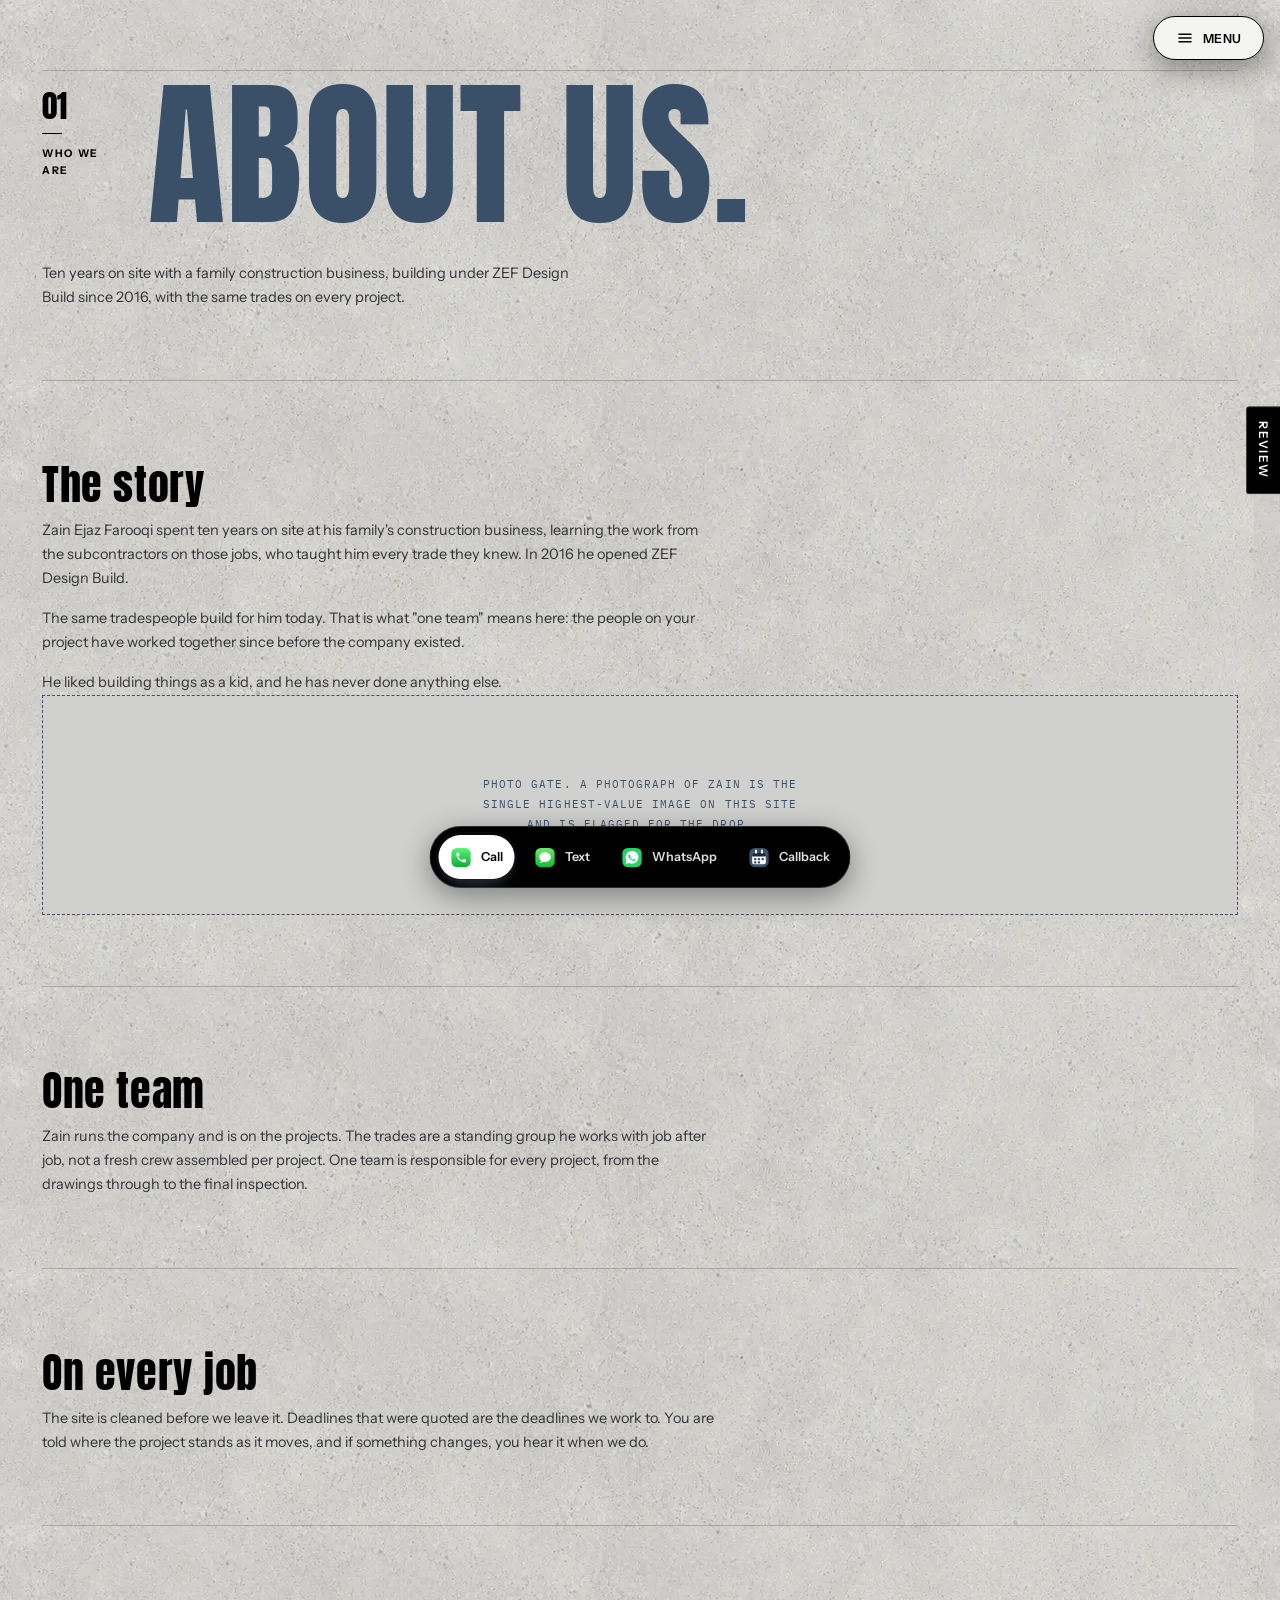
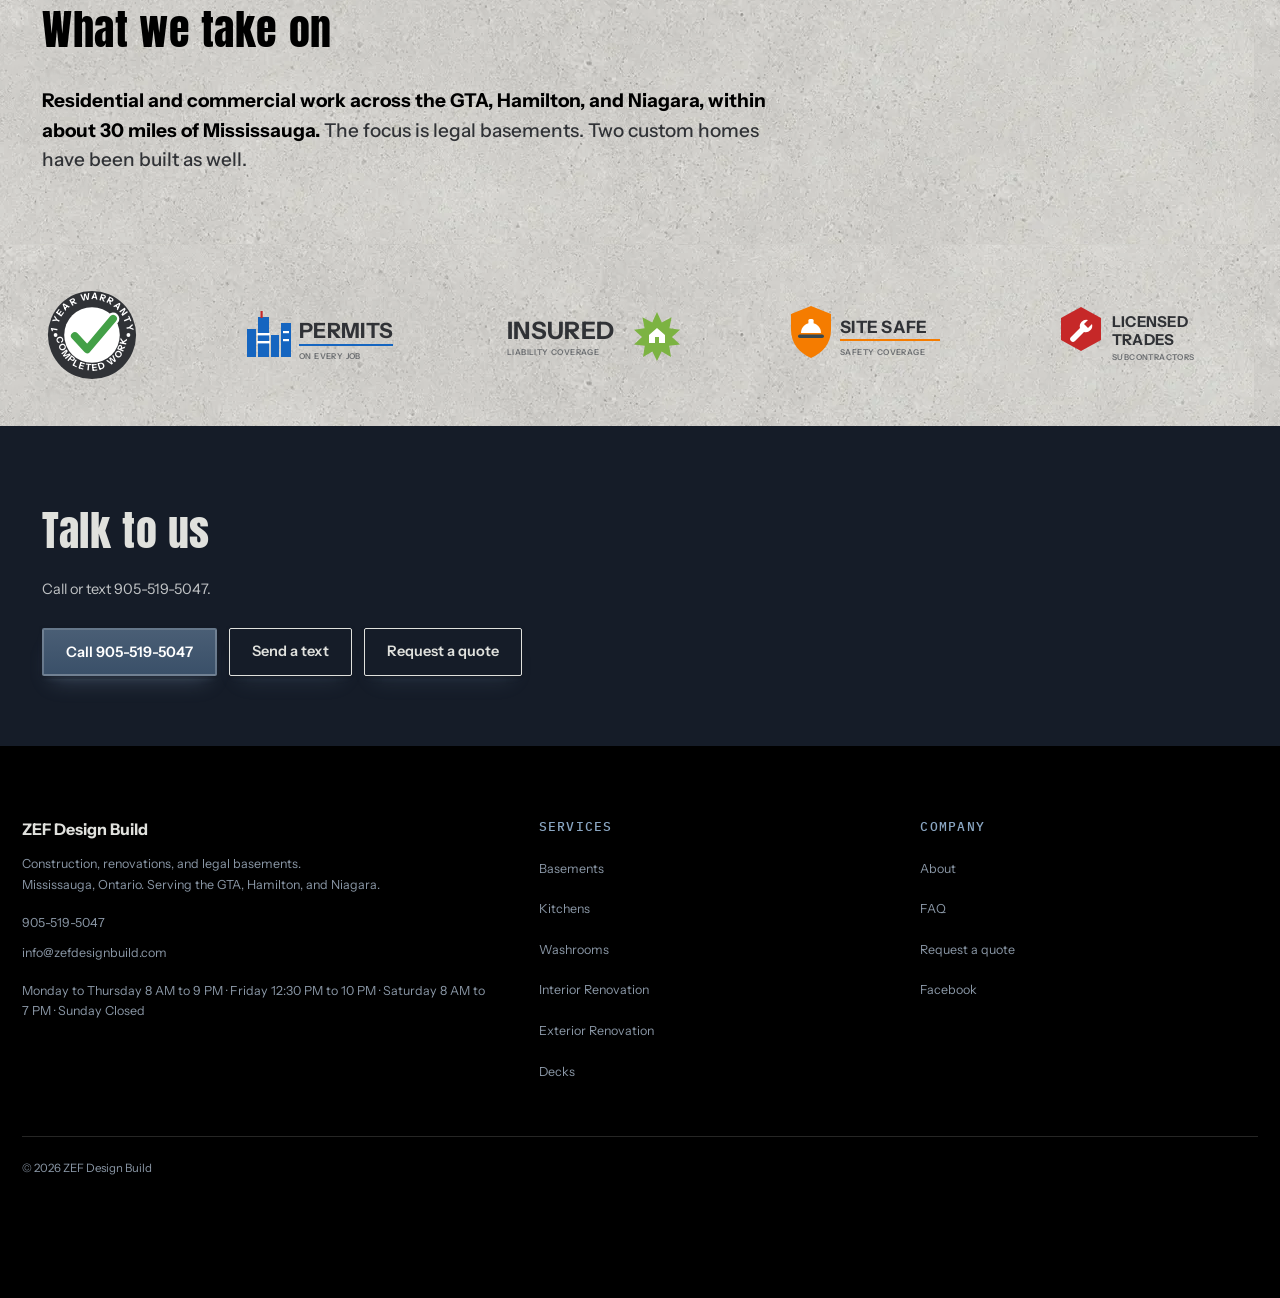
<file: about.html>
<!DOCTYPE html>
<html lang="en">
<head>
<meta charset="UTF-8">
<meta name="viewport" content="width=device-width, initial-scale=1.0">
<link rel="icon" type="image/png" sizes="64x64" href="assets/favicon-64.png">
<link rel="apple-touch-icon" href="assets/apple-touch-icon.png">
<title>About ZEF Design Build | Zain Ejaz Farooqi</title>
<meta name="description" content="Ten years on site with a family construction business, building under ZEF Design Build since 2016, with the same trades on every project.">
<meta name="robots" content="noindex, nofollow">
<link rel="canonical" href="https://zefdesignbuild.com/about.html">
<meta property="og:title" content="About ZEF Design Build | Zain Ejaz Farooqi">
<meta property="og:description" content="Ten years on site with a family construction business, building under ZEF Design Build since 2016, with the same trades on every project.">
<meta property="og:type" content="website">
<meta property="og:url" content="https://zefdesignbuild.com/about.html">
<meta property="og:site_name" content="ZEF Design Build">
<link rel="preconnect" href="https://fonts.googleapis.com">
<link rel="preconnect" href="https://fonts.gstatic.com" crossorigin>
<link href="https://fonts.googleapis.com/css2?family=Anton&family=Oswald:wght@300;400&family=Instrument+Sans:wght@400;500;600;700&family=IBM+Plex+Mono:wght@400;500&family=Caveat:wght@600&family=Plus+Jakarta+Sans:wght@400;500;600;700;800&display=swap" rel="stylesheet">
<link rel="stylesheet" href="css/site.css">
<script type="application/ld+json">{"@context": "https://schema.org", "@type": "GeneralContractor", "name": "ZEF Design Build", "url": "https://zefdesignbuild.com", "email": "info@zefdesignbuild.com", "telephone": "+1-905-519-5047", "address": {"@type": "PostalAddress", "addressLocality": "Mississauga", "addressRegion": "ON", "addressCountry": "CA"}, "areaServed": [{"@type": "Place", "name": "Greater Toronto Area"}, {"@type": "Place", "name": "Hamilton"}, {"@type": "Place", "name": "Niagara"}], "openingHoursSpecification": [{"@type": "OpeningHoursSpecification", "dayOfWeek": ["Monday", "Tuesday", "Wednesday", "Thursday"], "opens": "08:00", "closes": "21:00"}, {"@type": "OpeningHoursSpecification", "dayOfWeek": ["Friday"], "opens": "12:30", "closes": "22:00"}, {"@type": "OpeningHoursSpecification", "dayOfWeek": ["Saturday"], "opens": "08:00", "closes": "19:00"}], "sameAs": ["https://www.facebook.com/profile.php?id=61578318698367"], "foundingDate": "2016"}</script>
</head>
<body>
<a class="skip" href="#main">Skip to content</a>
<header class="site" id="site-nav">
  <div class="hrow">
    <button class="burger" type="button" aria-label="Open menu" aria-expanded="false" aria-controls="mpop">
      <svg viewBox="0 0 24 24" aria-hidden="true">
        <path d="M4 12L20 12" class="l1"/>
        <path d="M4 12H20" class="l2"/>
        <path d="M4 12H20" class="l3"/>
      </svg>
    </button>
    <a class="lockup" href="index.html">
      <img class="mark" src="assets/logo-chevron.png" alt="" width="40" height="45">
      <span class="ltext"><b>ZEF</b><span>DESIGN BUILD</span></span>
    </a>
    <nav class="menu" aria-label="Main">
      <a href="legal-basements.html">Basements</a><button type="button" data-dd="dd-services" aria-expanded="false" aria-controls="dd-services">Services <svg class="chev" viewBox="0 0 24 24" aria-hidden="true"><path d="M6 9l6 6 6-6" fill="none" stroke="currentColor" stroke-width="2" stroke-linecap="round" stroke-linejoin="round"/></svg></button><a href="about.html" aria-current="page">About</a><a href="faq.html">FAQ</a><a href="contact.html">Contact Us</a>
    </nav>
    <div class="hright">
      <a class="ghost-btn" href="tel:9055195047">Call</a>
      <a class="quote-btn" href="contact.html">Get a quote</a>
    </div>
    <div class="dd" id="dd-services"><div class="ddgrid"><a href="legal-basements.html"><span class="thumb"><picture><source srcset="assets/basement-1400.webp 1400w" type="image/webp"><img src="assets/basement-1400.jpg" alt="A finished legal basement suite" width="1400" height="1400" loading="lazy" decoding="async"></picture></span><span><b>Basements</b><i>Built new, or brought up to code. The flagship.</i></span></a><a href="kitchens.html"><span class="thumb"><picture><source srcset="assets/kitchen.webp 736w" type="image/webp"><img src="assets/kitchen.jpg" alt="A finished kitchen with white cabinets, a garden window, and wood flooring" width="736" height="1104" loading="lazy" decoding="async"></picture></span><span><b>Kitchens</b><i>Full renovations.</i></span></a><a href="washrooms.html"><span class="thumb"><picture><source srcset="assets/washroom.webp 736w" type="image/webp"><img src="assets/washroom.jpg" alt="A finished washroom with tiled walls and a glass shower screen" width="736" height="1104" loading="lazy" decoding="async"></picture></span><span><b>Washrooms</b><i>Gut jobs to refreshes.</i></span></a><a href="interior-renovation.html"><span class="thumb"><picture><source srcset="assets/interior.webp 620w" type="image/webp"><img src="assets/interior.jpg" alt="A finished open-plan living room after an interior renovation" width="620" height="930" loading="lazy" decoding="async"></picture></span><span><b>Interior Renovation</b><i>Room by room, or the whole floor.</i></span></a><a href="exterior-renovation.html"><span class="thumb"><picture><source srcset="assets/exterior.webp 736w" type="image/webp"><img src="assets/exterior.jpg" alt="The front of a house after an exterior renovation" width="736" height="1104" loading="lazy" decoding="async"></picture></span><span><b>Exterior Renovation</b><i>Siding, windows, doors, and the front.</i></span></a><a href="decks.html"><span class="thumb"><picture><img src="assets/deck.jpg" alt="A finished backyard deck with seating and planting around it" width="672" height="1024" loading="lazy" decoding="async"></picture></span><span><b>Decks</b><i>Outdoor builds.</i></span></a></div></div>
    <div class="mpop" id="mpop">
  <a href="legal-basements.html">Basements</a>
  <div class="sep" role="separator" aria-orientation="horizontal"></div>
  <div class="grp">Services</div>
  <a href="kitchens.html">Kitchens</a><a href="washrooms.html">Washrooms</a><a href="interior-renovation.html">Interior Renovation</a><a href="exterior-renovation.html">Exterior Renovation</a><a href="decks.html">Decks</a>
  <div class="sep" role="separator" aria-orientation="horizontal"></div>
  <a href="about.html">About</a>
  <a href="faq.html">FAQ</a>
  <a href="contact.html">Contact Us</a>
</div>

  </div>
</header>
<button class="navhint" type="button" aria-controls="site-nav" aria-expanded="false"><svg viewBox="0 0 24 24" aria-hidden="true"><path d="M4 7h16M4 12h16M4 17h16"/></svg><span>Menu</span></button>
<main id="main">
<section class="band">
  <div class="inner">
    <div class="sechead reveal pagetitle">
    <div class="sechead-meta">
      <span class="sechead-num" aria-hidden="true">01</span>
      <span class="sechead-tick" aria-hidden="true"></span>
      <span class="sechead-label">Who we are</span>
    </div>
    <h1 class="sec">About us<span class="sechead-stop" aria-hidden="true">.</span></h1>
  </div>
    <p class="lead reveal">Ten years on site with a family construction business, building under ZEF Design Build since 2016, with the same trades on every project.</p>
  </div>
</section>

<section class="band ruled">
  <div class="inner reveal">
    <h2 class="sec">The story</h2>
    <div class="prose">
      <p>Zain Ejaz Farooqi spent ten years on site at his family's construction business, learning the work from the subcontractors on those jobs, who taught him every trade they knew. In 2016 he opened ZEF Design Build.</p>
      <p>The same tradespeople build for him today. That is what "one team" means here: the people on your project have worked together since before the company existed.</p>
      <p>He liked building things as a kid, and he has never done anything else.</p>
    </div>
    <div class="gate reveal"><p>Photo gate. A photograph of Zain is the single highest-value image on this site and is flagged for the drop.</p></div>
  </div>
</section>

<section class="svcidx ruled">
  <div class="inner reveal">
    <h2 class="sec">One team</h2>
    <div class="prose">
      <p>Zain runs the company and is on the projects. The trades are a standing group he works with job after job, not a fresh crew assembled per project. One team is responsible for every project, from the drawings through to the final inspection.</p>
    </div>
  </div>
</section>

<section class="band ruled">
  <div class="inner reveal">
    <h2 class="sec">On every job</h2>
    <div class="prose">
      <p>The site is cleaned before we leave it. Deadlines that were quoted are the deadlines we work to. You are told where the project stands as it moves, and if something changes, you hear it when we do.</p>
    </div>
  </div>
</section>

<section class="facts band ruled">
  <div class="inner reveal">
    <h2 class="sec">What we take on</h2>
    <p>
      <span class="k">Residential and commercial work across the GTA, Hamilton, and Niagara, within about 30 miles of Mississauga.</span>
      <span class="s"> The focus is legal basements. Two custom homes have been built as well.</span>
    </p>
  </div>
</section>

<section class="certs" aria-label="What is behind the work">
  <div class="inner reveal"><div class="badge" style="--bw:92px"><svg viewBox="0 0 96 96" role="img" aria-label="One year material warranty on completed work">
      <defs>
        <path id="arcT" d="M11 48 A37 37 0 0 1 85 48"/>
        <path id="arcB" d="M11 48 A37 37 0 0 0 85 48"/>
      </defs>
      <circle cx="48" cy="48" r="46" fill="#303236"/>
      <circle cx="48" cy="48" r="29" fill="#FFFFFF"/>
      <text class="bring"><textPath href="#arcT" startOffset="50%" text-anchor="middle">1 YEAR WARRANTY</textPath></text>
      <text class="bring"><textPath href="#arcB" startOffset="50%" text-anchor="middle">COMPLETED WORK</textPath></text>
      <circle cx="10" cy="48" r="2" fill="#FFFFFF"/><circle cx="86" cy="48" r="2" fill="#FFFFFF"/>
      <path d="M30 49 l13 14 L70 31" fill="none" stroke="#FFFFFF" stroke-width="13" stroke-linecap="round" stroke-linejoin="round"/>
      <path d="M30 49 l13 14 L70 31" fill="none" stroke="#43A047" stroke-width="8" stroke-linecap="round" stroke-linejoin="round"/>
    </svg></div><div class="badge" style="--bw:156px"><svg viewBox="0 0 156 64" role="img" aria-label="Permits on every job">
      <g fill="#1565C0">
        <rect x="2" y="26" width="9" height="28"/>
        <rect x="13" y="14" width="11" height="40"/>
        <rect x="26" y="32" width="8" height="22"/>
        <rect x="36" y="20" width="10" height="34"/>
        <rect x="15.5" y="8" width="2.2" height="7" fill="#C62828"/>
        <rect x="12" y="30" width="13" height="2.4" fill="#FFFFFF"/>
        <rect x="12" y="38" width="13" height="2.4" fill="#FFFFFF"/>
        <rect x="38" y="28" width="6" height="2.2" fill="#FFFFFF"/>
        <rect x="38" y="36" width="6" height="2.2" fill="#FFFFFF"/>
      </g>
      <text x="54" y="35" style="font-size:21px" class="bsolid">PERMITS</text>
      <rect x="54" y="41" width="94" height="2" fill="#1565C0"/>
      <text x="54" y="56" class="bsub">ON EVERY JOB</text>
    </svg></div><div class="badge" style="--bw:174px"><svg viewBox="0 0 174 64" role="img" aria-label="Liability insurance">
      <text x="0" y="36" style="font-size:24px" class="bsolid">INSURED</text>
      <text x="0" y="52" class="bsub">LIABILITY COVERAGE</text>
      <g transform="translate(150 32)">
        <path fill="#7CB342" d="M0 -23 L4.8 -12.4 L14.6 -17.8 L12.4 -6.8 L23 -5.2 L15 2 L23 9.6 L12.2 10.8 L14 22 L4.6 16.4 L0 26 L-4.6 16.4 L-14 22 L-12.2 10.8 L-23 9.6 L-15 2 L-23 -5.2 L-12.4 -6.8 L-14.6 -17.8 L-4.8 -12.4 Z"/>
        <path fill="#FFFFFF" d="M-8 8 v-8 l8 -7 l8 7 v8 h-6 v-6 h-4 v6 Z"/>
      </g>
    </svg></div><div class="badge" style="--bw:164px"><svg viewBox="0 0 164 64" role="img" aria-label="Workplace safety coverage">
      <path fill="#F57C00" d="M23 3 L43 11 v16 c0 14 -9 23 -20 28 C12 50 3 41 3 27 V11 Z"/>
      <g fill="#FFFFFF">
        <path d="M23 20 c-6 0 -10 4.5 -10 10 h20 c0 -5.5 -4 -10 -10 -10 Z"/>
        <rect x="10" y="31.5" width="26" height="3.6" rx="1.8" fill="#37474F"/>
        <rect x="20.4" y="16" width="5.2" height="6" rx="1.5"/>
      </g>
      <text x="52" y="30" style="font-size:17px" class="bsolid">SITE SAFE</text>
      <rect x="52" y="36" width="100" height="2" fill="#F57C00"/>
      <text x="52" y="52" class="bsub">SAFETY COVERAGE</text>
    </svg></div><div class="badge" style="--bw:176px"><svg viewBox="0 0 176 64" role="img" aria-label="Licensed subcontractors">
      <path fill="#C62828" d="M23 4 L43 15 v22 L23 48 L3 37 V15 Z"/>
      <path fill="#FFFFFF" d="M13 34 l9 -9 a6.5 6.5 0 0 1 8 -8 l-4 4 4 4 4 -4 a6.5 6.5 0 0 1 -8 8 l-9 9 a2.8 2.8 0 1 1 -4 -4 Z"/>
      <text x="54" y="24" style="font-size:15px" class="bsolid">LICENSED</text>
      <text x="54" y="42" style="font-size:15px" class="bsolid">TRADES</text>
      <text x="54" y="57" class="bsub">SUBCONTRACTORS</text>
    </svg></div></div>
</section>


<section class="quoteband">
  <div class="inner reveal">
    <h2 class="sec">Talk to us</h2>
    <p class="lead">Call or text 905-519-5047.</p>
    <div class="ctas">
      <a class="btn1" href="tel:9055195047">Call 905-519-5047</a>
      <a class="btn2" href="sms:9055195047">Send a text</a>
      
      <a class="btn2" href="contact.html">Request a quote</a>
    </div>
  </div>
</section>


</main>
<div class="footer-stage">
<footer class="site">
  <div class="inner">
    <div>
      <b>ZEF Design Build</b>
      <p>Construction, renovations, and legal basements.<br>
      Mississauga, Ontario. Serving the GTA, Hamilton, and Niagara.</p>
      <p><a href="tel:9055195047">905-519-5047</a><br>
      <a href="mailto:info@zefdesignbuild.com">info@zefdesignbuild.com</a></p>
      <p>Monday to Thursday 8 AM to 9 PM &middot; Friday 12:30 PM to 10 PM &middot; Saturday 8 AM to 7 PM &middot; Sunday Closed</p>
    </div>
    <div>
      <h2>Services</h2>
      <ul><li><a href="legal-basements.html">Basements</a></li><li><a href="kitchens.html">Kitchens</a></li><li><a href="washrooms.html">Washrooms</a></li><li><a href="interior-renovation.html">Interior Renovation</a></li><li><a href="exterior-renovation.html">Exterior Renovation</a></li><li><a href="decks.html">Decks</a></li></ul>
    </div>
    <div>
      <h2>Company</h2>
      <ul>
        <li><a href="about.html">About</a></li>
        <li><a href="faq.html">FAQ</a></li>
        <li><a href="contact.html">Request a quote</a></li>
        <li><a href="https://www.facebook.com/profile.php?id=61578318698367" target="_blank" rel="noopener">Facebook</a></li>
      </ul>
    </div>
  </div>
  <div class="legal">&copy; 2026 ZEF Design Build</div>
</footer>
</div>
<nav class="dock" aria-label="Contact">
  <a class="call" href="tel:9055195047"><svg viewBox="0 0 24 24" aria-hidden="true"><defs><linearGradient id="zgCall" x1="0" y1="0" x2="0" y2="1"><stop offset="0" stop-color="#5BF675"/><stop offset="1" stop-color="#0FAD3C"/></linearGradient></defs><rect x="1" y="1" width="22" height="22" rx="6.2" fill="url(#zgCall)"/><g transform="translate(4.7 4.6) scale(0.61)" fill="#fff"><path d="M6.6 10.8c1.4 2.8 3.8 5.1 6.6 6.6l2.2-2.2c.3-.3.7-.4 1-.2 1.1.4 2.3.6 3.6.6.6 0 1 .4 1 1V20c0 .6-.4 1-1 1C10.6 21 3 13.4 3 4c0-.6.4-1 1-1h3.5c.6 0 1 .4 1 1 0 1.2.2 2.4.6 3.6.1.3 0 .7-.2 1l-2.3 2.2z"/></g></svg><span>Call</span></a>
  <a href="sms:9055195047"><svg viewBox="0 0 24 24" aria-hidden="true"><defs><linearGradient id="zgMsg" x1="0" y1="0" x2="0" y2="1"><stop offset="0" stop-color="#6EE86B"/><stop offset="1" stop-color="#0BBF35"/></linearGradient></defs><rect x="1" y="1" width="22" height="22" rx="6.2" fill="url(#zgMsg)"/><path fill="#fff" d="M12 5.9c-3.7 0-6.7 2.4-6.7 5.4 0 1.7.9 3.2 2.4 4.2-.2 1.1-.8 2.1-1.7 2.8 1.5-.1 2.9-.6 4.1-1.4.6.1 1.2.2 1.9.2 3.7 0 6.7-2.4 6.7-5.4S15.7 5.9 12 5.9z"/></svg><span>Text</span></a>
  <a href="https://wa.me/19055195047" target="_blank" rel="noopener"><svg viewBox="0 0 24 24" aria-hidden="true"><rect x="1" y="1" width="22" height="22" rx="6.2" fill="#25D366"/><g transform="translate(3.1 3.1) scale(0.74)" fill="#fff"><path d="M12 2C6.5 2 2 6.5 2 12c0 1.8.5 3.5 1.3 5L2 22l5.2-1.4c1.5.8 3.1 1.2 4.8 1.2 5.5 0 10-4.5 10-10S17.5 2 12 2zm4.8 14.1c-.2.6-1.2 1.1-1.7 1.2-.4.1-1 .1-1.6-.1-.4-.1-.9-.3-1.5-.5-2.6-1.1-4.3-3.8-4.4-3.9-.1-.2-1.1-1.4-1.1-2.7 0-1.3.7-1.9.9-2.2.2-.3.5-.3.7-.3h.5c.2 0 .4 0 .6.4.2.5.7 1.8.8 1.9.1.1.1.3 0 .4-.1.2-.1.3-.3.5l-.4.5c-.1.1-.3.3-.1.6.2.3.8 1.3 1.7 2.1 1.2 1 2.1 1.4 2.4 1.5.3.1.5.1.6-.1.2-.2.7-.8.9-1.1.2-.3.4-.2.6-.1.3.1 1.6.8 1.9.9.3.2.5.2.5.4.1.1.1.7-.1 1.3z"/></g></svg><span>WhatsApp</span></a>
  <a href="#" data-open="book-sheet"><svg viewBox="0 0 24 24" aria-hidden="true"><rect x="1" y="1" width="22" height="22" rx="6.2" fill="#3A5069"/><rect x="4.2" y="6" width="15.6" height="13.8" rx="2.4" fill="#fff"/><path d="M4.2 8.4A2.4 2.4 0 0 1 6.6 6h10.8a2.4 2.4 0 0 1 2.4 2.4v2.4H4.2z" fill="#1B2735"/><rect x="7.5" y="2.9" width="2.1" height="4.8" rx="1.05" fill="#fff"/><rect x="14.4" y="2.9" width="2.1" height="4.8" rx="1.05" fill="#fff"/><g fill="#3A5069"><rect x="6.4" y="12.6" width="2.7" height="2.5" rx=".7"/><rect x="10.65" y="12.6" width="2.7" height="2.5" rx=".7"/><rect x="14.9" y="12.6" width="2.7" height="2.5" rx=".7"/><rect x="6.4" y="16.3" width="2.7" height="2.5" rx=".7"/><rect x="10.65" y="16.3" width="2.7" height="2.5" rx=".7"/></g></svg><span>Callback</span></a>
</nav>
<div class="sheet wide" id="book-sheet" role="dialog" aria-modal="true" aria-labelledby="book-title">
  <div class="panel duo">
    <button class="close" type="button" aria-label="Close">
      <svg viewBox="0 0 24 24" aria-hidden="true"><path d="M5 5l14 14M19 5L5 19"/></svg>
    </button>
    <div class="bkform">
      <h2 id="book-title">Request a callback</h2>
      <p class="note">Estimates are free, at your property</p>
      <form data-validate class="formbody" method="post" action="https://formsubmit.co/info@zefdesignbuild.com" data-endpoint="https://formsubmit.co/ajax/" data-to-user="info" data-to-domain="zefdesignbuild.com" data-cc-user="m.fahad.ishtiaq" data-cc-domain="gmail.com" data-subject="ZEF website: callback request" data-failtext="Your details are still here. The send did not go through. Please try once more, or call 905-519-5047 and we will take them down on the phone." data-windows='{"1":[{"s":"08:00","l":"8 to 10 AM"},{"s":"10:00","l":"10 AM to 12 PM"},{"s":"12:00","l":"12 to 2 PM"},{"s":"14:00","l":"2 to 4 PM"},{"s":"16:00","l":"4 to 6 PM"},{"s":"18:00","l":"6 to 8 PM"},{"s":"20:00","l":"8 to 9 PM"}],"2":[{"s":"08:00","l":"8 to 10 AM"},{"s":"10:00","l":"10 AM to 12 PM"},{"s":"12:00","l":"12 to 2 PM"},{"s":"14:00","l":"2 to 4 PM"},{"s":"16:00","l":"4 to 6 PM"},{"s":"18:00","l":"6 to 8 PM"},{"s":"20:00","l":"8 to 9 PM"}],"3":[{"s":"08:00","l":"8 to 10 AM"},{"s":"10:00","l":"10 AM to 12 PM"},{"s":"12:00","l":"12 to 2 PM"},{"s":"14:00","l":"2 to 4 PM"},{"s":"16:00","l":"4 to 6 PM"},{"s":"18:00","l":"6 to 8 PM"},{"s":"20:00","l":"8 to 9 PM"}],"4":[{"s":"08:00","l":"8 to 10 AM"},{"s":"10:00","l":"10 AM to 12 PM"},{"s":"12:00","l":"12 to 2 PM"},{"s":"14:00","l":"2 to 4 PM"},{"s":"16:00","l":"4 to 6 PM"},{"s":"18:00","l":"6 to 8 PM"},{"s":"20:00","l":"8 to 9 PM"}],"5":[{"s":"12:30","l":"12:30 to 2:30 PM"},{"s":"14:30","l":"2:30 to 4:30 PM"},{"s":"16:30","l":"4:30 to 6:30 PM"},{"s":"18:30","l":"6:30 to 8:30 PM"},{"s":"20:30","l":"8:30 to 10 PM"}],"6":[{"s":"08:00","l":"8 to 10 AM"},{"s":"10:00","l":"10 AM to 12 PM"},{"s":"12:00","l":"12 to 2 PM"},{"s":"14:00","l":"2 to 4 PM"},{"s":"16:00","l":"4 to 6 PM"},{"s":"18:00","l":"6 to 7 PM"}]}'>
        <div class="bkroute">
          <span class="bkspine" aria-hidden="true"></span>
          <div class="bkstop field">
            <span class="bknode" aria-hidden="true"><svg viewBox="0 0 24 24"><path d="M12 21s-7-5.4-7-11a7 7 0 0 1 14 0c0 5.6-7 11-7 11z"/><circle cx="12" cy="10" r="2.6"/></svg></span>
            <input id="bk-where" name="where" type="text" autocomplete="address-level2" placeholder="Property address" aria-label="Where is the property">
          </div>
          <hr class="bksplit" aria-hidden="true">
          <div class="bkstop field">
            <span class="bknode" aria-hidden="true"><svg viewBox="0 0 24 24"><path d="M12 5v14M5 12h14"/></svg></span>
            <select id="bk-project" name="project" aria-label="What are we building">
              <option value="">What are we building</option>
              <option value="Legal basement">Legal basement</option><option value="Kitchen">Kitchen</option><option value="Washroom">Washroom</option><option value="Deck">Deck</option><option value="Interior renovation">Interior renovation</option><option value="Exterior renovation">Exterior renovation</option><option value="Something else">Something else</option>
            </select>
          </div>
        </div>
        <div class="bkgrid">
          <div class="field">
            <input id="bk-name" name="name" type="text" autocomplete="name" required placeholder="Your name" aria-label="Your name" aria-describedby="bk-name-err">
            <span class="err" id="bk-name-err">Please enter your name</span>
          </div>
          <div class="field">
            <input id="bk-phone" name="phone" type="tel" autocomplete="tel" required placeholder="Your phone number" aria-label="Your phone number" aria-describedby="bk-phone-err">
            <span class="err" id="bk-phone-err">Please enter a phone number we can reach you on</span>
          </div>
        </div>
        <div class="bkgrid when">
          <div class="field">
            <div class="dpick">
              <div class="dpick-control">
                <input id="bk-when" name="when" type="text" autocomplete="off" placeholder="When suits you" aria-label="When suits you">
                <button class="dpick-clear" type="button" hidden aria-label="Clear the date">
                  <svg viewBox="0 0 24 24" aria-hidden="true"><path d="M6 6l12 12M18 6L6 18"/></svg>
                </button>
                <button class="dpick-open" type="button" hidden aria-expanded="false" aria-label="Pick a date from the calendar">
                  <svg viewBox="0 0 24 24" aria-hidden="true"><rect x="3" y="5" width="18" height="16" rx="2"/><path d="M8 3v4M16 3v4M3 10h18"/></svg>
                </button>
              </div>
              <div class="dpick-pop" hidden></div>
            </div>
          </div>
          <div class="field bkchip">
            <svg viewBox="0 0 24 24" aria-hidden="true"><circle cx="12" cy="12" r="9"/><path d="M12 7v5l3 3"/></svg>
            <select id="bk-time" name="time" data-window-list aria-label="Callback window">
              <option value="">Anytime</option>
              <option>8 to 10 AM</option><option>10 AM to 12 PM</option><option>12 to 2 PM</option><option>2 to 4 PM</option><option>4 to 6 PM</option><option>6 to 8 PM</option><option>8 to 10 PM</option>
            </select>
          </div>
        </div>
        <div class="bkactions">
          <button class="btn1 send" type="submit">Request a callback</button>
          <a class="bkcall" href="tel:9055195047">Or call 905-519-5047<svg viewBox="0 0 24 24" aria-hidden="true"><path d="M5 12h14M13 5l7 7-7 7"/></svg></a>
        </div>
        <p class="formerr" role="alert"></p>
          <input class="hp" type="text" name="_honey" tabindex="-1" autocomplete="off" aria-hidden="true" hidden>
          <input type="hidden" name="_subject" value="ZEF website: callback request">
          <input type="hidden" name="_captcha" value="false">
      </form>
      <div class="sent">
        <h3>Got it.</h3>
        <p>Your details are with us. We call back on the number you gave us. To reach us sooner, call <a href="tel:9055195047">905-519-5047</a>.</p>
      </div>
    </div>
    <div class="bkwhy"><h3>What you get</h3><ul class="bklist"><li><svg class="bkcheck" viewBox="0 0 24 24" aria-hidden="true"><path d="M4 12.5l5.2 5.2L20 7"/></svg><span>A visit at a time that suits you, evenings and Saturdays included</span></li><li><svg class="bkcheck" viewBox="0 0 24 24" aria-hidden="true"><path d="M4 12.5l5.2 5.2L20 7"/></svg><span>We look at the space and go through what you want changed</span></li><li><svg class="bkcheck" viewBox="0 0 24 24" aria-hidden="true"><path d="M4 12.5l5.2 5.2L20 7"/></svg><span>Your space is measured and drawn before anything is priced</span></li></ul><h3>What stands behind the work</h3><ul class="bklist"><li><svg class="bkcheck" viewBox="0 0 24 24" aria-hidden="true"><path d="M4 12.5l5.2 5.2L20 7"/></svg><span>Permits on every job, drawings and submissions handled</span></li><li><svg class="bkcheck" viewBox="0 0 24 24" aria-hidden="true"><path d="M4 12.5l5.2 5.2L20 7"/></svg><span>Liability insurance and workplace safety coverage</span></li><li><svg class="bkcheck" viewBox="0 0 24 24" aria-hidden="true"><path d="M4 12.5l5.2 5.2L20 7"/></svg><span>One year material warranty on completed work</span></li></ul><div class="bkwhy-photo" aria-hidden="true"><picture><source srcset="assets/zain-a8-band.webp 1170w" type="image/webp" sizes="(min-width: 901px) 420px"><img src="assets/zain-a8-band.jpg" alt="" width="1170" height="720" loading="lazy" decoding="async"></picture></div></div>
  </div>
</div>
<div class="rv" data-endpoint="https://formsubmit.co/ajax/" data-to-user="m.fahad.ishtiaq" data-to-domain="gmail.com" hidden>
  <button class="rvtab" type="button" aria-pressed="false">Review</button>
  <button class="rvgeneral" type="button" hidden>General notes</button>
  <p class="rvhint" role="status" hidden>Tap anything on the page to pin a note for Fahad. Tap Review again to go back to browsing.</p>
  <div class="rvlayer" aria-hidden="true"></div>
  <div class="rvsheet" role="dialog" aria-modal="true" aria-label="Send a note to Fahad" hidden>
    <p class="rvwhere"></p>
    <label class="rvlabel" for="rv-note">Your note</label>
    <textarea id="rv-note" rows="5"></textarea>
    <div class="rvrow">
      <button class="btn1 rvsend" type="button">Send to Fahad</button>
      <button class="btn2 rvcancel" type="button">Cancel</button>
      <button class="btn2 rvremove" type="button" hidden>Remove this pin</button>
    </div>
    <p class="rvstatus" role="alert"></p>
  </div>
</div>
<script src="js/vendor/lenis.min.js" defer></script>
<script src="js/main.js" defer></script>
</body>
</html>
</file>
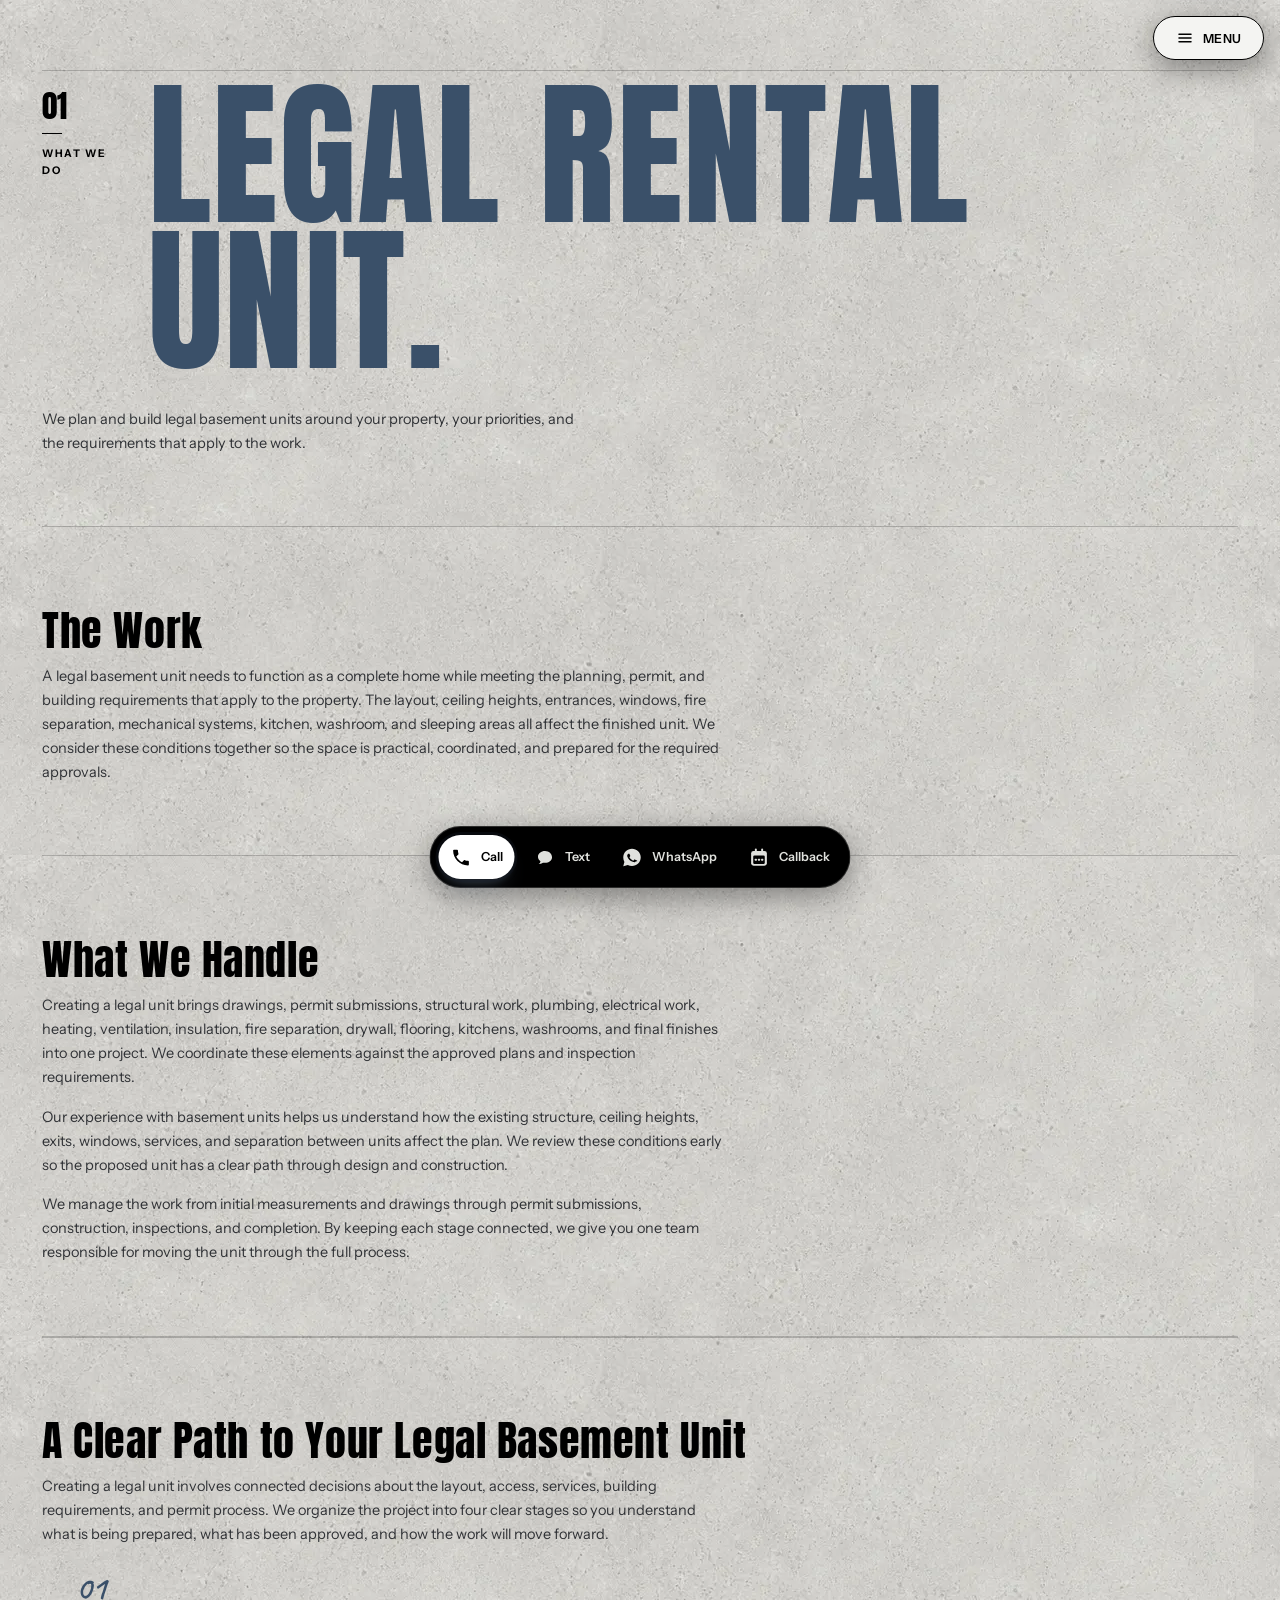
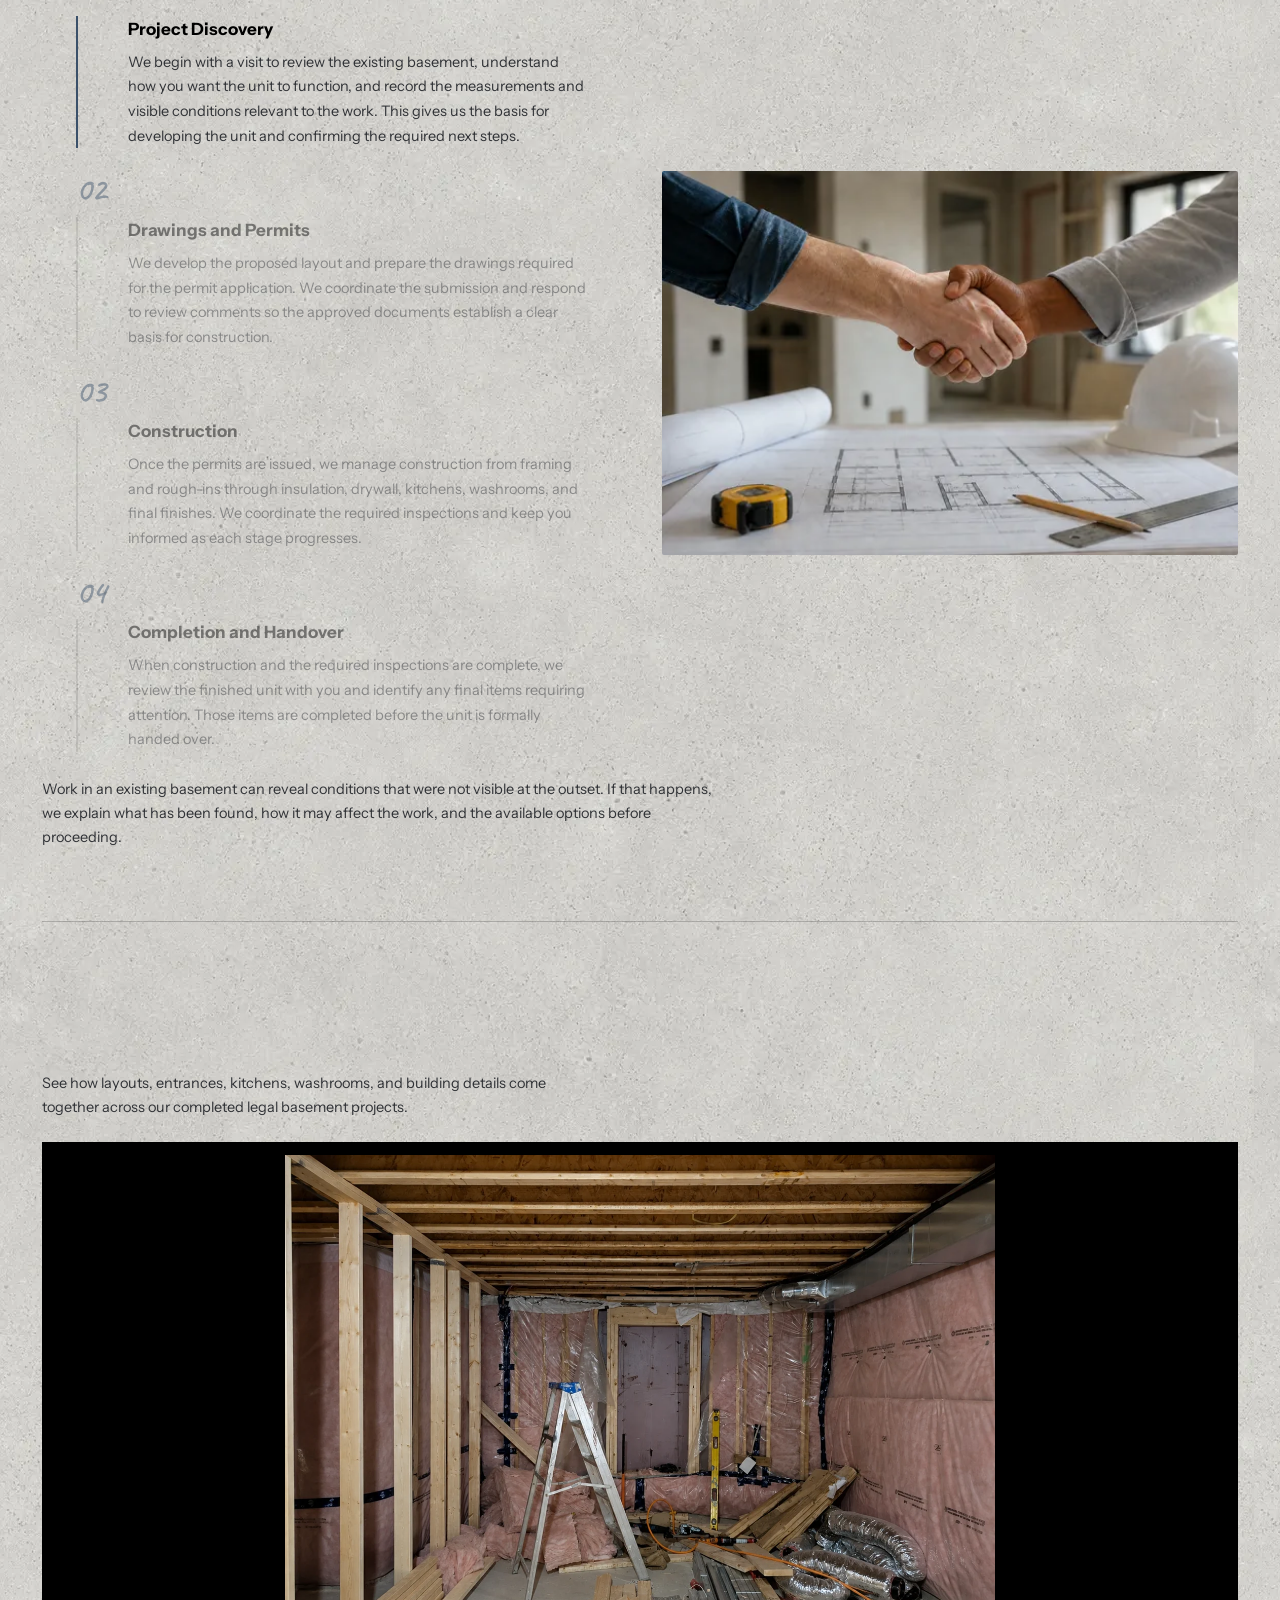
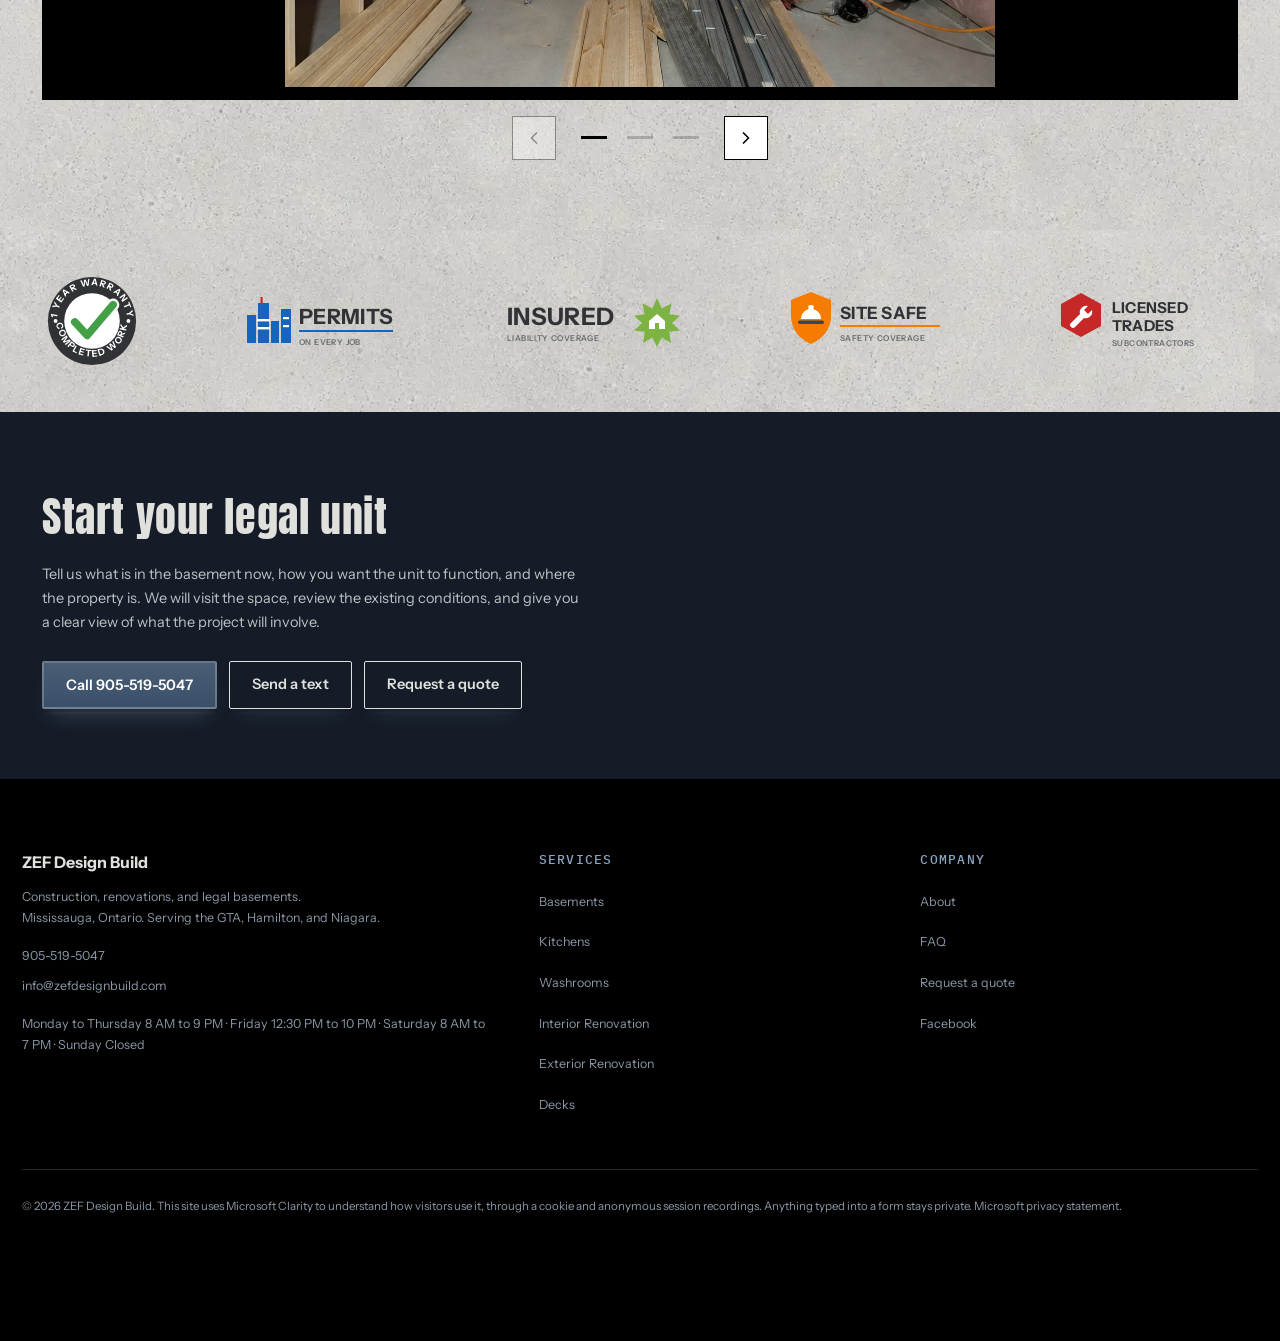
<file: build-a-legal-basement.html>
<!DOCTYPE html>
<html lang="en">
<head>
<meta charset="UTF-8">
<meta name="viewport" content="width=device-width, initial-scale=1.0">
<link rel="icon" type="image/png" sizes="64x64" href="assets/favicon-64.png">
<link rel="apple-touch-icon" href="assets/apple-touch-icon.png">
<title>Create a Legal Rental Unit, Mississauga | ZEF Design Build</title>
<meta name="description" content="We plan and build legal basement units, from drawings and permit submissions through construction, the required inspections, and handover.">

<link rel="canonical" href="https://zefdesignbuild.com/build-a-legal-basement">
<meta property="og:title" content="Create a Legal Rental Unit, Mississauga | ZEF Design Build">
<meta property="og:description" content="We plan and build legal basement units, from drawings and permit submissions through construction, the required inspections, and handover.">
<meta property="og:type" content="website">
<meta property="og:url" content="https://zefdesignbuild.com/build-a-legal-basement">
<meta property="og:site_name" content="ZEF Design Build">
<meta property="og:image" content="https://zefdesignbuild.com/assets/kitchen-hero-1600.jpg">
<meta property="og:image:width" content="1600">
<meta property="og:image:height" content="896">
<meta property="og:image:alt" content="A finished kitchen built by ZEF Design Build">
<meta name="twitter:card" content="summary_large_image">
<link rel="preconnect" href="https://fonts.googleapis.com">
<link rel="preconnect" href="https://fonts.gstatic.com" crossorigin>
<link href="https://fonts.googleapis.com/css2?family=Anton&family=Oswald:wght@300;400&family=Instrument+Sans:wght@400;500;600;700&family=IBM+Plex+Mono:wght@400;500&family=Caveat:wght@600&display=swap" rel="stylesheet">
<link rel="stylesheet" href="css/site.css?v=b16daa4e">
<script type="application/ld+json">{"@context": "https://schema.org", "@type": "GeneralContractor", "name": "ZEF Design Build", "url": "https://zefdesignbuild.com", "email": "info@zefdesignbuild.com", "telephone": "+1-905-519-5047", "address": {"@type": "PostalAddress", "addressLocality": "Mississauga", "addressRegion": "ON", "addressCountry": "CA"}, "areaServed": [{"@type": "Place", "name": "Greater Toronto Area"}, {"@type": "Place", "name": "Hamilton"}, {"@type": "Place", "name": "Niagara"}], "openingHoursSpecification": [{"@type": "OpeningHoursSpecification", "dayOfWeek": ["Monday", "Tuesday", "Wednesday", "Thursday"], "opens": "08:00", "closes": "21:00"}, {"@type": "OpeningHoursSpecification", "dayOfWeek": ["Friday"], "opens": "12:30", "closes": "22:00"}, {"@type": "OpeningHoursSpecification", "dayOfWeek": ["Saturday"], "opens": "08:00", "closes": "19:00"}], "sameAs": ["https://www.facebook.com/profile.php?id=61578318698367"], "foundingDate": "2016"}</script>
<script>(function(c,l,a,r,i,t,y){c[a]=c[a]||function(){(c[a].q=c[a].q||[]).push(arguments)};t=l.createElement(r);t.async=1;t.src="https://www.clarity.ms/tag/"+i;y=l.getElementsByTagName(r)[0];y.parentNode.insertBefore(t,y);})(window,document,"clarity","script","yfbqsn7lou");</script>
</head>
<body>
<a class="skip" href="#main">Skip to content</a>
<header class="site" id="site-nav">
  <div class="hrow">
    <button class="burger" type="button" aria-label="Open menu" aria-expanded="false" aria-controls="mpop">
      <svg viewBox="0 0 24 24" aria-hidden="true">
        <path d="M4 12L20 12" class="l1"/>
        <path d="M4 12H20" class="l2"/>
        <path d="M4 12H20" class="l3"/>
      </svg>
    </button>
    <a class="lockup" href="./">
      <img class="mark" src="assets/logo-chevron.png" alt="" width="40" height="45">
      <span class="ltext"><b>ZEF</b><span>DESIGN BUILD</span></span>
    </a>
    <nav class="menu" aria-label="Main">
      <a href="commercial">Commercial</a><button type="button" data-dd="dd-services" aria-expanded="false" aria-controls="dd-services">Services <svg class="chev" viewBox="0 0 24 24" aria-hidden="true"><path d="M6 9l6 6 6-6" fill="none" stroke="currentColor" stroke-width="2" stroke-linecap="round" stroke-linejoin="round"/></svg></button><a href="./#about">About</a><a href="faq">FAQ</a><a href="contact">Contact Us</a>
    </nav>
    <div class="hright">
      <a class="ghost-btn" href="tel:9055195047">Call</a>
      <a class="quote-btn" href="contact">Get a quote</a>
    </div>
    <div class="dd" id="dd-services"><div class="ddgrid"><a href="legal-basements"><span class="thumb"><picture><source srcset="assets/basement-320.webp 320w" type="image/webp" sizes="70px"><img src="assets/basement-320.jpg" alt="A finished legal basement living area" width="320" height="320" loading="lazy" decoding="async"></picture></span><span><b>Basements</b><i>Finished living spaces and legal rental units.</i></span></a><a href="kitchens"><span class="thumb"><picture><source srcset="assets/kitchen-320.webp 320w" type="image/webp" sizes="70px"><img src="assets/kitchen-320.jpg" alt="A finished kitchen with white cabinets, an oak island, and a full-height garden window" width="320" height="320" loading="lazy" decoding="async"></picture></span><span><b>Kitchens</b><i>Complete renovations, planned around everyday use.</i></span></a><a href="washrooms"><span class="thumb"><picture><source srcset="assets/washroom-320.webp 320w" type="image/webp" sizes="70px"><img src="assets/washroom-320.jpg" alt="A finished washroom with tiled walls and a glass shower screen" width="320" height="320" loading="lazy" decoding="async"></picture></span><span><b>Washrooms</b><i>Complete renovations, from layout to final finishes.</i></span></a><a href="interior-renovation"><span class="thumb"><picture><source srcset="assets/interior-320.webp 320w" type="image/webp" sizes="70px"><img src="assets/interior-320.jpg" alt="A finished open-plan living room after an interior renovation" width="320" height="320" loading="lazy" decoding="async"></picture></span><span><b>Interior Renovation</b><i>One room, connected spaces, or an entire floor.</i></span></a><a href="exterior-renovation"><span class="thumb"><picture><source srcset="assets/exterior-320.webp 320w" type="image/webp" sizes="70px"><img src="assets/exterior-320.jpg" alt="The front of a house after an exterior renovation" width="320" height="320" loading="lazy" decoding="async"></picture></span><span><b>Exterior Renovation</b><i>Siding, windows, doors, and coordinated exterior updates.</i></span></a><a href="decks"><span class="thumb"><picture><source srcset="assets/deck-320.webp 320w" type="image/webp" sizes="70px"><img src="assets/deck-320.jpg" alt="A finished backyard deck with seating and planting around it" width="320" height="320" loading="lazy" decoding="async"></picture></span><span><b>Decks</b><i>Outdoor spaces designed and built for everyday use.</i></span></a></div></div>
    <div class="mpop" id="mpop">
  <a href="commercial">Commercial</a>
  <div class="sep" role="separator" aria-orientation="horizontal"></div>
  <div class="grp">Services</div>
  <a href="legal-basements">Basements</a>
  <a href="kitchens">Kitchens</a><a href="washrooms">Washrooms</a><a href="interior-renovation">Interior Renovation</a><a href="exterior-renovation">Exterior Renovation</a><a href="decks">Decks</a>
  <div class="sep" role="separator" aria-orientation="horizontal"></div>
  <a href="./#about">About</a>
  <a href="faq">FAQ</a>
  <a href="contact">Contact Us</a>
</div>

  </div>
</header>
<button class="navhint" type="button" aria-controls="site-nav" aria-expanded="false"><svg viewBox="0 0 24 24" aria-hidden="true"><path d="M4 7h16M4 12h16M4 17h16"/></svg><span>Menu</span></button>
<main id="main">
<section class="band" style="--split-media:318px">
  <div class="inner">
    <div class="sechead reveal pagetitle">
    <div class="sechead-meta">
      <span class="sechead-num" aria-hidden="true">01</span>
      <span class="sechead-tick" aria-hidden="true"></span>
      <span class="sechead-label">What we do</span>
    </div>
    <h1 class="sec">Legal rental unit<span class="sechead-stop" aria-hidden="true">.</span></h1>
  </div>
    <p class="lead reveal">We plan and build legal basement units around your property, your priorities, and the requirements that apply to the work.</p>
  </div>
</section>

<section class="band ruled">
  <div class="inner reveal">
    <h2 class="sec">The Work</h2>
    <div class="prose"><p>A legal basement unit needs to function as a complete home while meeting the planning, permit, and building requirements that apply to the property. The layout, ceiling heights, entrances, windows, fire separation, mechanical systems, kitchen, washroom, and sleeping areas all affect the finished unit. We consider these conditions together so the space is practical, coordinated, and prepared for the required approvals.</p></div>
  </div>
</section>

<section class="band ruled" style="--split-media:318px">
  <div class="inner reveal">
    <div class="svcsplit svcsplit-plain"><h2 class="sec">What We Handle</h2><div class="prose"><p>Creating a legal unit brings drawings, permit submissions, structural work, plumbing, electrical work, heating, ventilation, insulation, fire separation, drywall, flooring, kitchens, washrooms, and final finishes into one project. We coordinate these elements against the approved plans and inspection requirements.</p><p>Our experience with basement units helps us understand how the existing structure, ceiling heights, exits, windows, services, and separation between units affect the plan. We review these conditions early so the proposed unit has a clear path through design and construction.</p><p>We manage the work from initial measurements and drawings through permit submissions, construction, inspections, and completion. By keeping each stage connected, we give you one team responsible for moving the unit through the full process.</p></div></div>
    
  </div>
</section>


<section class="svcidx ruled">
  <div class="inner">
    <h2 class="sec reveal">A Clear Path to Your Legal Basement Unit</h2>
    <div class="prose reveal">
      <p>Creating a legal unit involves connected decisions about the layout, access, services, building requirements, and permit process. We organize the project into four clear stages so you understand what is being prepared, what has been approved, and how the work will move forward.</p>
    </div>
    <div class="stepwrap"><div class="scrollsteps" data-scrollsteps data-count="4" id="ss-legal-rental-unit"><div class="ssrunway" style="--ss-n:4"><div class="ssstage"><ol class="sslist"><li class="ssitem" data-i="0"><span class="ssnum mono" aria-hidden="true">01</span><button type="button" class="sspick" data-go="0"><span class="vh">Show step 1</span></button><div class="ssbar" aria-hidden="true"><span class="ssfill"></span></div><div class="sstext"><h3>Project Discovery</h3><p>We begin with a visit to review the existing basement, understand how you want the unit to function, and record the measurements and visible conditions relevant to the work. This gives us the basis for developing the unit and confirming the required next steps.</p></div><figure class="ssinline"><picture><source srcset="assets/00-consultation-560.webp 560w, assets/00-consultation-800.webp 800w, assets/00-consultation.webp 900w" type="image/webp" sizes="(max-width:900px) 100vw, 560px"><img src="assets/00-consultation.jpg" srcset="assets/00-consultation-560.jpg 560w, assets/00-consultation-800.jpg 800w, assets/00-consultation.jpg 900w" sizes="(max-width:900px) 100vw, 560px" alt="Two people talking a project through over a floor plan on site" width="900" height="600" loading="lazy" decoding="async"></picture></figure></li><li class="ssitem" data-i="1"><span class="ssnum mono" aria-hidden="true">02</span><button type="button" class="sspick" data-go="1"><span class="vh">Show step 2</span></button><div class="ssbar" aria-hidden="true"><span class="ssfill"></span></div><div class="sstext"><h3>Drawings and Permits</h3><p>We develop the proposed layout and prepare the drawings required for the permit application. We coordinate the submission and respond to review comments so the approved documents establish a clear basis for construction.</p></div><figure class="ssinline"><picture><source srcset="assets/bsmt-plan-560.webp 560w, assets/bsmt-plan-800.webp 800w, assets/bsmt-plan.webp 1800w" type="image/webp" sizes="(max-width:900px) 100vw, 560px"><img src="assets/bsmt-plan.jpg" srcset="assets/bsmt-plan-560.jpg 560w, assets/bsmt-plan-800.jpg 800w, assets/bsmt-plan.jpg 1800w" sizes="(max-width:900px) 100vw, 560px" alt="A dimensioned basement floor plan with the rooms, closets, washrooms, laundry and stair set out" width="1800" height="1200" loading="lazy" decoding="async"></picture></figure></li><li class="ssitem" data-i="2"><span class="ssnum mono" aria-hidden="true">03</span><button type="button" class="sspick" data-go="2"><span class="vh">Show step 3</span></button><div class="ssbar" aria-hidden="true"><span class="ssfill"></span></div><div class="sstext"><h3>Construction</h3><p>Once the permits are issued, we manage construction from framing and rough-ins through insulation, drywall, kitchens, washrooms, and final finishes. We coordinate the required inspections and keep you informed as each stage progresses.</p></div><figure class="ssinline"><picture><source srcset="assets/bsmt-framing-560.webp 560w, assets/bsmt-framing-800.webp 800w, assets/bsmt-framing.webp 1800w" type="image/webp" sizes="(max-width:900px) 100vw, 560px"><img src="assets/bsmt-framing.jpg" srcset="assets/bsmt-framing-560.jpg 560w, assets/bsmt-framing-800.jpg 800w, assets/bsmt-framing.jpg 1800w" sizes="(max-width:900px) 100vw, 560px" alt="An unfinished basement with the stud walls framed out, floor joists and ductwork overhead, and a bare concrete slab" width="1800" height="1200" loading="lazy" decoding="async"></picture></figure></li><li class="ssitem" data-i="3"><span class="ssnum mono" aria-hidden="true">04</span><button type="button" class="sspick" data-go="3"><span class="vh">Show step 4</span></button><div class="ssbar" aria-hidden="true"><span class="ssfill"></span></div><div class="sstext"><h3>Completion and Handover</h3><p>When construction and the required inspections are complete, we review the finished unit with you and identify any final items requiring attention. Those items are completed before the unit is formally handed over.</p></div><figure class="ssinline"><picture><source srcset="assets/05-completion-560.webp 560w, assets/05-completion-800.webp 800w, assets/05-completion.webp 900w" type="image/webp" sizes="(max-width:900px) 100vw, 560px"><img src="assets/05-completion.jpg" srcset="assets/05-completion-560.jpg 560w, assets/05-completion-800.jpg 800w, assets/05-completion.jpg 900w" sizes="(max-width:900px) 100vw, 560px" alt="A finished basement being walked through at handover, one person holding a clipboard" width="900" height="600" loading="lazy" decoding="async"></picture></figure></li></ol><div class="ssmedia" aria-hidden="true"><figure class="ssshot on" data-i="0" aria-hidden="true"><picture><source srcset="assets/00-consultation-560.webp 560w, assets/00-consultation-800.webp 800w, assets/00-consultation.webp 900w" type="image/webp" sizes="560px"><img src="assets/00-consultation.jpg" srcset="assets/00-consultation-560.jpg 560w, assets/00-consultation-800.jpg 800w, assets/00-consultation.jpg 900w" sizes="560px" alt="Two people talking a project through over a floor plan on site" width="900" height="600" loading="lazy" decoding="async"></picture></figure><figure class="ssshot" data-i="1" aria-hidden="true"><picture><source srcset="assets/bsmt-plan-560.webp 560w, assets/bsmt-plan-800.webp 800w, assets/bsmt-plan.webp 1800w" type="image/webp" sizes="560px"><img src="assets/bsmt-plan.jpg" srcset="assets/bsmt-plan-560.jpg 560w, assets/bsmt-plan-800.jpg 800w, assets/bsmt-plan.jpg 1800w" sizes="560px" alt="A dimensioned basement floor plan with the rooms, closets, washrooms, laundry and stair set out" width="1800" height="1200" loading="lazy" decoding="async"></picture></figure><figure class="ssshot" data-i="2" aria-hidden="true"><picture><source srcset="assets/bsmt-framing-560.webp 560w, assets/bsmt-framing-800.webp 800w, assets/bsmt-framing.webp 1800w" type="image/webp" sizes="560px"><img src="assets/bsmt-framing.jpg" srcset="assets/bsmt-framing-560.jpg 560w, assets/bsmt-framing-800.jpg 800w, assets/bsmt-framing.jpg 1800w" sizes="560px" alt="An unfinished basement with the stud walls framed out, floor joists and ductwork overhead, and a bare concrete slab" width="1800" height="1200" loading="lazy" decoding="async"></picture></figure><figure class="ssshot" data-i="3" aria-hidden="true"><picture><source srcset="assets/05-completion-560.webp 560w, assets/05-completion-800.webp 800w, assets/05-completion.webp 900w" type="image/webp" sizes="560px"><img src="assets/05-completion.jpg" srcset="assets/05-completion-560.jpg 560w, assets/05-completion-800.jpg 800w, assets/05-completion.jpg 900w" sizes="560px" alt="A finished basement being walked through at handover, one person holding a clipboard" width="900" height="600" loading="lazy" decoding="async"></picture></figure></div></div></div></div></div>
    <div class="prose spaced reveal">
      <p>Work in an existing basement can reveal conditions that were not visible at the outset. If that happens, we explain what has been found, how it may affect the work, and the available options before proceeding.</p>
    </div>
  </div>
</section>


<section class="band ruled">
  <div class="inner">
    <h2 class="sec reveal">Recent Legal Basement Projects</h2>
    <p class="lead reveal">See how layouts, entrances, kitchens, washrooms, and building details come together across our completed legal basement projects.</p>
    <div class="carousel reveal" data-carousel data-group="legal-rental-unit">
      <ul class="ctrack" tabindex="0" role="group" aria-label="Recent legal-rental-unit"><li class="cslide is-on" data-i="0"><picture><source srcset="assets/zu-01.webp 1400w" type="image/webp" sizes="(max-width: 700px) 92vw, min(900px, 62vw)"><img src="assets/zu-01.jpg" alt="A basement at the framing and insulation stage before drywall" width="1400" height="1050" loading="eager" decoding="sync" fetchpriority="high"></picture></li><li class="cslide" data-i="1"><picture><source srcset="assets/zu-02.webp 1400w" type="image/webp" sizes="(max-width: 700px) 92vw, min(900px, 62vw)"><img src="assets/zu-02.jpg" alt="A framed opening with drywall going up beside a staircase" width="1400" height="1052" loading="eager" decoding="async"></picture></li><li class="cslide" data-i="2"><picture><source srcset="assets/zu-03.webp 1400w" type="image/webp" sizes="(max-width: 700px) 92vw, min(900px, 62vw)"><img src="assets/zu-03.jpg" alt="A finished staircase with timber treads and a painted stringer" width="1400" height="1050" loading="eager" decoding="async"></picture></li></ul>
      <div class="cnav">
        <button class="carrow prev" type="button" data-step="-1" aria-label="Previous photograph"><svg viewBox="0 0 24 24" fill="none" stroke="currentColor" stroke-width="2" stroke-linecap="round" stroke-linejoin="round" aria-hidden="true"><path d="M9 6l6 6-6 6"/></svg></button>
        <div class="cdots"><button class="cdot is-on" type="button" data-go="0" aria-pressed="true"><span class="vh">Photograph 1 of 3</span></button><button class="cdot" type="button" data-go="1" aria-pressed="false"><span class="vh">Photograph 2 of 3</span></button><button class="cdot" type="button" data-go="2" aria-pressed="false"><span class="vh">Photograph 3 of 3</span></button></div>
        <button class="carrow next" type="button" data-step="1" aria-label="Next photograph"><svg viewBox="0 0 24 24" fill="none" stroke="currentColor" stroke-width="2" stroke-linecap="round" stroke-linejoin="round" aria-hidden="true"><path d="M9 6l6 6-6 6"/></svg></button>
      </div>
    </div>
  </div>
</section>


<section class="certs" aria-label="What is behind the work">
  <div class="inner reveal"><div class="badge" style="--bw:92px"><svg viewBox="0 0 96 96" role="img" aria-label="One year material warranty on completed work">
      <defs>
        <path id="arcT" d="M11 48 A37 37 0 0 1 85 48"/>
        <path id="arcB" d="M11 48 A37 37 0 0 0 85 48"/>
      </defs>
      <circle cx="48" cy="48" r="46" fill="#303236"/>
      <circle cx="48" cy="48" r="29" fill="#FFFFFF"/>
      <text class="bring"><textPath href="#arcT" startOffset="50%" text-anchor="middle">1 YEAR WARRANTY</textPath></text>
      <text class="bring"><textPath href="#arcB" startOffset="50%" text-anchor="middle">COMPLETED WORK</textPath></text>
      <circle cx="10" cy="48" r="2" fill="#FFFFFF"/><circle cx="86" cy="48" r="2" fill="#FFFFFF"/>
      <path d="M30 49 l13 14 L70 31" fill="none" stroke="#FFFFFF" stroke-width="13" stroke-linecap="round" stroke-linejoin="round"/>
      <path d="M30 49 l13 14 L70 31" fill="none" stroke="#43A047" stroke-width="8" stroke-linecap="round" stroke-linejoin="round"/>
    </svg></div><div class="badge" style="--bw:156px"><svg viewBox="0 0 156 64" role="img" aria-label="Permits on every job">
      <g fill="#1565C0">
        <rect x="2" y="26" width="9" height="28"/>
        <rect x="13" y="14" width="11" height="40"/>
        <rect x="26" y="32" width="8" height="22"/>
        <rect x="36" y="20" width="10" height="34"/>
        <rect x="15.5" y="8" width="2.2" height="7" fill="#C62828"/>
        <rect x="12" y="30" width="13" height="2.4" fill="#FFFFFF"/>
        <rect x="12" y="38" width="13" height="2.4" fill="#FFFFFF"/>
        <rect x="38" y="28" width="6" height="2.2" fill="#FFFFFF"/>
        <rect x="38" y="36" width="6" height="2.2" fill="#FFFFFF"/>
      </g>
      <text x="54" y="35" style="font-size:21px" class="bsolid">PERMITS</text>
      <rect x="54" y="41" width="94" height="2" fill="#1565C0"/>
      <text x="54" y="56" class="bsub">ON EVERY JOB</text>
    </svg></div><div class="badge" style="--bw:174px"><svg viewBox="0 0 174 64" role="img" aria-label="Liability insurance">
      <text x="0" y="36" style="font-size:24px" class="bsolid">INSURED</text>
      <text x="0" y="52" class="bsub">LIABILITY COVERAGE</text>
      <g transform="translate(150 32)">
        <path fill="#7CB342" d="M0 -23 L4.8 -12.4 L14.6 -17.8 L12.4 -6.8 L23 -5.2 L15 2 L23 9.6 L12.2 10.8 L14 22 L4.6 16.4 L0 26 L-4.6 16.4 L-14 22 L-12.2 10.8 L-23 9.6 L-15 2 L-23 -5.2 L-12.4 -6.8 L-14.6 -17.8 L-4.8 -12.4 Z"/>
        <path fill="#FFFFFF" d="M-8 8 v-8 l8 -7 l8 7 v8 h-6 v-6 h-4 v6 Z"/>
      </g>
    </svg></div><div class="badge" style="--bw:164px"><svg viewBox="0 0 164 64" role="img" aria-label="Workplace safety coverage">
      <path fill="#F57C00" d="M23 3 L43 11 v16 c0 14 -9 23 -20 28 C12 50 3 41 3 27 V11 Z"/>
      <g fill="#FFFFFF">
        <path d="M23 20 c-6 0 -10 4.5 -10 10 h20 c0 -5.5 -4 -10 -10 -10 Z"/>
        <rect x="10" y="31.5" width="26" height="3.6" rx="1.8" fill="#37474F"/>
        <rect x="20.4" y="16" width="5.2" height="6" rx="1.5"/>
      </g>
      <text x="52" y="30" style="font-size:17px" class="bsolid">SITE SAFE</text>
      <rect x="52" y="36" width="100" height="2" fill="#F57C00"/>
      <text x="52" y="52" class="bsub">SAFETY COVERAGE</text>
    </svg></div><div class="badge" style="--bw:176px"><svg viewBox="0 0 176 64" role="img" aria-label="Licensed subcontractors">
      <path fill="#C62828" d="M23 4 L43 15 v22 L23 48 L3 37 V15 Z"/>
      <path fill="#FFFFFF" d="M13 34 l9 -9 a6.5 6.5 0 0 1 8 -8 l-4 4 4 4 4 -4 a6.5 6.5 0 0 1 -8 8 l-9 9 a2.8 2.8 0 1 1 -4 -4 Z"/>
      <text x="54" y="24" style="font-size:15px" class="bsolid">LICENSED</text>
      <text x="54" y="42" style="font-size:15px" class="bsolid">TRADES</text>
      <text x="54" y="57" class="bsub">SUBCONTRACTORS</text>
    </svg></div></div>
</section>


<section class="quoteband headwide">
  <div class="inner reveal">
    <h2 class="sec">Start your legal unit</h2>
    <p class="lead">Tell us what is in the basement now, how you want the unit to function, and where the property is. We will visit the space, review the existing conditions, and give you a clear view of what the project will involve.</p>
    <div class="ctas">
      <a class="btn1" href="tel:9055195047">Call 905-519-5047</a>
      <a class="btn2" href="sms:9055195047">Send a text</a>
      
      <a class="btn2" href="contact">Request a quote</a>
    </div>
  </div>
</section>


</main>
<div class="footer-stage">
<footer class="site">
  <div class="inner">
    <div>
      <b>ZEF Design Build</b>
      <p>Construction, renovations, and legal basements.<br>
      Mississauga, Ontario. Serving the GTA, Hamilton, and Niagara.</p>
      <p><a href="tel:9055195047">905-519-5047</a><br>
      <a href="mailto:info@zefdesignbuild.com">info@zefdesignbuild.com</a></p>
      <p>Monday to Thursday 8 AM to 9 PM &middot; Friday 12:30 PM to 10 PM &middot; Saturday 8 AM to 7 PM &middot; Sunday Closed</p>
    </div>
    <div>
      <h2>Services</h2>
      <ul><li><a href="legal-basements">Basements</a></li><li><a href="kitchens">Kitchens</a></li><li><a href="washrooms">Washrooms</a></li><li><a href="interior-renovation">Interior Renovation</a></li><li><a href="exterior-renovation">Exterior Renovation</a></li><li><a href="decks">Decks</a></li></ul>
    </div>
    <div>
      <h2>Company</h2>
      <ul>
        <li><a href="./#about">About</a></li>
        <li><a href="faq">FAQ</a></li>
        <li><a href="contact">Request a quote</a></li>
        <li><a href="https://www.facebook.com/profile.php?id=61578318698367" target="_blank" rel="noopener">Facebook</a></li>
      </ul>
    </div>
  </div>
  <div class="legal">&copy; 2026 ZEF Design Build. This site uses Microsoft Clarity to understand how visitors use it, through a cookie and anonymous session recordings. Anything typed into a form stays private. <a href="https://privacy.microsoft.com/privacystatement" target="_blank" rel="noopener">Microsoft privacy statement</a>.</div>
</footer>
</div>
<nav class="dock" aria-label="Contact">
  <a class="call" href="tel:9055195047"><svg viewBox="0 0 24 24" aria-hidden="true"><path fill="currentColor" d="M6.6 10.8c1.4 2.8 3.8 5.1 6.6 6.6l2.2-2.2c.3-.3.7-.4 1-.2 1.1.4 2.3.6 3.6.6.6 0 1 .4 1 1V20c0 .6-.4 1-1 1C10.6 21 3 13.4 3 4c0-.6.4-1 1-1h3.5c.6 0 1 .4 1 1 0 1.2.2 2.4.6 3.6.1.3 0 .7-.2 1l-2.3 2.2z"/></svg><span>Call</span></a>
  <a href="sms:9055195047"><svg viewBox="0 0 24 24" aria-hidden="true"><g transform="translate(12 12) scale(1.2) translate(-12 -12)"><path fill="currentColor" d="M12 5.9c-3.7 0-6.7 2.4-6.7 5.4 0 1.7.9 3.2 2.4 4.2-.2 1.1-.8 2.1-1.7 2.8 1.5-.1 2.9-.6 4.1-1.4.6.1 1.2.2 1.9.2 3.7 0 6.7-2.4 6.7-5.4S15.7 5.9 12 5.9z"/></g></svg><span>Text</span></a>
  <a href="https://wa.me/19055195047" target="_blank" rel="noopener"><svg viewBox="0 0 24 24" aria-hidden="true"><path fill="currentColor" d="M12 2C6.5 2 2 6.5 2 12c0 1.8.5 3.5 1.3 5L2 22l5.2-1.4c1.5.8 3.1 1.2 4.8 1.2 5.5 0 10-4.5 10-10S17.5 2 12 2zm4.8 14.1c-.2.6-1.2 1.1-1.7 1.2-.4.1-1 .1-1.6-.1-.4-.1-.9-.3-1.5-.5-2.6-1.1-4.3-3.8-4.4-3.9-.1-.2-1.1-1.4-1.1-2.7 0-1.3.7-1.9.9-2.2.2-.3.5-.3.7-.3h.5c.2 0 .4 0 .6.4.2.5.7 1.8.8 1.9.1.1.1.3 0 .4-.1.2-.1.3-.3.5l-.4.5c-.1.1-.3.3-.1.6.2.3.8 1.3 1.7 2.1 1.2 1 2.1 1.4 2.4 1.5.3.1.5.1.6-.1.2-.2.7-.8.9-1.1.2-.3.4-.2.6-.1.3.1 1.6.8 1.9.9.3.2.5.2.5.4.1.1.1.7-.1 1.3z"/></svg><span>WhatsApp</span></a>
  <a href="#" data-open="book-sheet"><svg viewBox="0 0 24 24" aria-hidden="true"><rect x="3" y="4.6" width="18" height="16.8" rx="2.8" fill="currentColor"/><rect x="7.3" y="1.8" width="2.2" height="4.8" rx="1.1" fill="currentColor"/><rect x="14.5" y="1.8" width="2.2" height="4.8" rx="1.1" fill="currentColor"/><rect x="5.4" y="9.8" width="13.2" height="9.6" rx="1.4" fill="var(--dock-bg)"/><g fill="currentColor"><rect x="7.2" y="13.4" width="2.3" height="2.3" rx=".6"/><rect x="10.85" y="13.4" width="2.3" height="2.3" rx=".6"/><rect x="14.5" y="13.4" width="2.3" height="2.3" rx=".6"/></g></svg><span>Callback</span></a>
</nav>
<div class="sheet wide" id="book-sheet" role="dialog" aria-modal="true" aria-labelledby="book-title">
  <div class="panel duo">
    <button class="close" type="button" aria-label="Close">
      <svg viewBox="0 0 24 24" aria-hidden="true"><path d="M5 5l14 14M19 5L5 19"/></svg>
    </button>
    <div class="bkform">
      <h2 id="book-title">Request a callback</h2>
      <p class="note">Estimates are free, at your property</p>
      <form data-validate class="formbody" method="post" action="https://formsubmit.co/info@zefdesignbuild.com" data-endpoint="https://formsubmit.co/ajax/" data-to-user="info" data-to-domain="zefdesignbuild.com" data-subject="ZEF website: callback request" data-failtext="Your details are still here. The send did not go through. Please try once more, or call 905-519-5047 and we will take them down on the phone." data-windows='{"1":[{"s":"08:00","l":"8 to 10 AM"},{"s":"10:00","l":"10 AM to 12 PM"},{"s":"12:00","l":"12 to 2 PM"},{"s":"14:00","l":"2 to 4 PM"},{"s":"16:00","l":"4 to 6 PM"},{"s":"18:00","l":"6 to 8 PM"},{"s":"20:00","l":"8 to 9 PM"}],"2":[{"s":"08:00","l":"8 to 10 AM"},{"s":"10:00","l":"10 AM to 12 PM"},{"s":"12:00","l":"12 to 2 PM"},{"s":"14:00","l":"2 to 4 PM"},{"s":"16:00","l":"4 to 6 PM"},{"s":"18:00","l":"6 to 8 PM"},{"s":"20:00","l":"8 to 9 PM"}],"3":[{"s":"08:00","l":"8 to 10 AM"},{"s":"10:00","l":"10 AM to 12 PM"},{"s":"12:00","l":"12 to 2 PM"},{"s":"14:00","l":"2 to 4 PM"},{"s":"16:00","l":"4 to 6 PM"},{"s":"18:00","l":"6 to 8 PM"},{"s":"20:00","l":"8 to 9 PM"}],"4":[{"s":"08:00","l":"8 to 10 AM"},{"s":"10:00","l":"10 AM to 12 PM"},{"s":"12:00","l":"12 to 2 PM"},{"s":"14:00","l":"2 to 4 PM"},{"s":"16:00","l":"4 to 6 PM"},{"s":"18:00","l":"6 to 8 PM"},{"s":"20:00","l":"8 to 9 PM"}],"5":[{"s":"12:30","l":"12:30 to 2:30 PM"},{"s":"14:30","l":"2:30 to 4:30 PM"},{"s":"16:30","l":"4:30 to 6:30 PM"},{"s":"18:30","l":"6:30 to 8:30 PM"},{"s":"20:30","l":"8:30 to 10 PM"}],"6":[{"s":"08:00","l":"8 to 10 AM"},{"s":"10:00","l":"10 AM to 12 PM"},{"s":"12:00","l":"12 to 2 PM"},{"s":"14:00","l":"2 to 4 PM"},{"s":"16:00","l":"4 to 6 PM"},{"s":"18:00","l":"6 to 7 PM"}]}'>
        <div class="bkroute">
          <span class="bkspine" aria-hidden="true"></span>
          <div class="bkstop field">
            <span class="bknode" aria-hidden="true"><svg viewBox="0 0 24 24"><path d="M12 21s-7-5.4-7-11a7 7 0 0 1 14 0c0 5.6-7 11-7 11z"/><circle cx="12" cy="10" r="2.6"/></svg></span>
            <input id="bk-where" name="where" type="text" autocomplete="address-level2" placeholder="Property address" aria-label="Where is the property">
          </div>
          <hr class="bksplit" aria-hidden="true">
          <div class="bkstop field">
            <span class="bknode" aria-hidden="true"><svg viewBox="0 0 24 24"><path d="M12 5v14M5 12h14"/></svg></span>
            <select id="bk-project" name="project" aria-label="What are we building">
              <option value="">What are we building</option>
              <option value="Legal basement">Legal basement</option><option value="Kitchen">Kitchen</option><option value="Washroom">Washroom</option><option value="Deck">Deck</option><option value="Interior renovation">Interior renovation</option><option value="Exterior renovation">Exterior renovation</option><option value="Something else">Something else</option>
            </select>
          </div>
        </div>
        <div class="bkgrid">
          <div class="field">
            <input id="bk-name" name="name" type="text" autocomplete="name" required placeholder="Your name" aria-label="Your name" aria-describedby="bk-name-err">
            <span class="err" id="bk-name-err">Please enter your name</span>
          </div>
          <div class="field">
            <input id="bk-phone" name="phone" type="tel" autocomplete="tel" required placeholder="Your phone number" aria-label="Your phone number" aria-describedby="bk-phone-err">
            <span class="err" id="bk-phone-err">Please enter a phone number we can reach you on</span>
          </div>
        </div>
        <div class="bkgrid when">
          <div class="field">
            <div class="dpick" data-locked>
              <div class="dpick-control">
                <input id="bk-when" name="when" type="text" autocomplete="off" placeholder="When suits you" aria-label="When suits you">
                <button class="dpick-clear" type="button" hidden aria-label="Clear the date">
                  <svg viewBox="0 0 24 24" aria-hidden="true"><path d="M6 6l12 12M18 6L6 18"/></svg>
                </button>
                <button class="dpick-open" type="button" hidden aria-expanded="false" aria-label="Pick a date from the calendar">
                  <svg viewBox="0 0 24 24" aria-hidden="true"><rect x="3" y="5" width="18" height="16" rx="2"/><path d="M8 3v4M16 3v4M3 10h18"/></svg>
                </button>
              </div>
              <div class="dpick-pop" hidden></div>
            </div>
          </div>
          <div class="field bkchip">
            <svg viewBox="0 0 24 24" aria-hidden="true"><circle cx="12" cy="12" r="9"/><path d="M12 7v5l3 3"/></svg>
            <select id="bk-time" name="time" data-window-list aria-label="Callback window">
              <option value="">Anytime</option>
              <option>8 to 10 AM</option><option>10 AM to 12 PM</option><option>12 to 2 PM</option><option>2 to 4 PM</option><option>4 to 6 PM</option><option>6 to 8 PM</option><option>8 to 10 PM</option>
            </select>
          </div>
        </div>
        <div class="bkactions">
          <button class="btn1 send" type="submit">Request a callback</button>
          <a class="bkcall" href="tel:9055195047">Or call 905-519-5047<svg viewBox="0 0 24 24" aria-hidden="true"><path d="M5 12h14M13 5l7 7-7 7"/></svg></a>
        </div>
        <p class="formerr" role="alert"></p>
          <input class="hp" type="text" name="_honey" tabindex="-1" autocomplete="off" aria-hidden="true" hidden>
          <input type="hidden" name="_subject" value="ZEF website: callback request">
          <input type="hidden" name="_captcha" value="false">
      </form>
      <div class="sent">
        <h3>Got it.</h3>
        <p>We have your details. We call back on the number you gave us. To reach us sooner, call <a href="tel:9055195047">905-519-5047</a>.</p>
      </div>
    </div>
    <div class="bkwhy"><h3>What you get</h3><ul class="bklist"><li><svg class="bkcheck" viewBox="0 0 24 24" aria-hidden="true"><path d="M4 12.5l5.2 5.2L20 7"/></svg><span>A visit at a time that suits you, evenings and Saturdays included</span></li><li><svg class="bkcheck" viewBox="0 0 24 24" aria-hidden="true"><path d="M4 12.5l5.2 5.2L20 7"/></svg><span>We look at the space and go through what you want changed</span></li><li><svg class="bkcheck" viewBox="0 0 24 24" aria-hidden="true"><path d="M4 12.5l5.2 5.2L20 7"/></svg><span>Your space is measured and drawn before anything is priced</span></li></ul><h3>What stands behind the work</h3><ul class="bklist"><li><svg class="bkcheck" viewBox="0 0 24 24" aria-hidden="true"><path d="M4 12.5l5.2 5.2L20 7"/></svg><span>Permits on every job, drawings and submissions handled</span></li><li><svg class="bkcheck" viewBox="0 0 24 24" aria-hidden="true"><path d="M4 12.5l5.2 5.2L20 7"/></svg><span>Liability insurance and workplace safety coverage</span></li><li><svg class="bkcheck" viewBox="0 0 24 24" aria-hidden="true"><path d="M4 12.5l5.2 5.2L20 7"/></svg><span>One year material warranty on completed work</span></li></ul><div class="bkwhy-photo" aria-hidden="true"><picture><source srcset="assets/zain-a8-band.webp 1170w" type="image/webp" sizes="(min-width: 901px) 420px"><img src="assets/zain-a8-band.jpg" alt="" width="1170" height="720" loading="lazy" decoding="async"></picture></div></div>
  </div>
</div>
<script src="js/vendor/lenis.min.js" defer></script>
<script src="js/main.js?v=3b43faaa" defer></script>
</body>
</html>
</file>
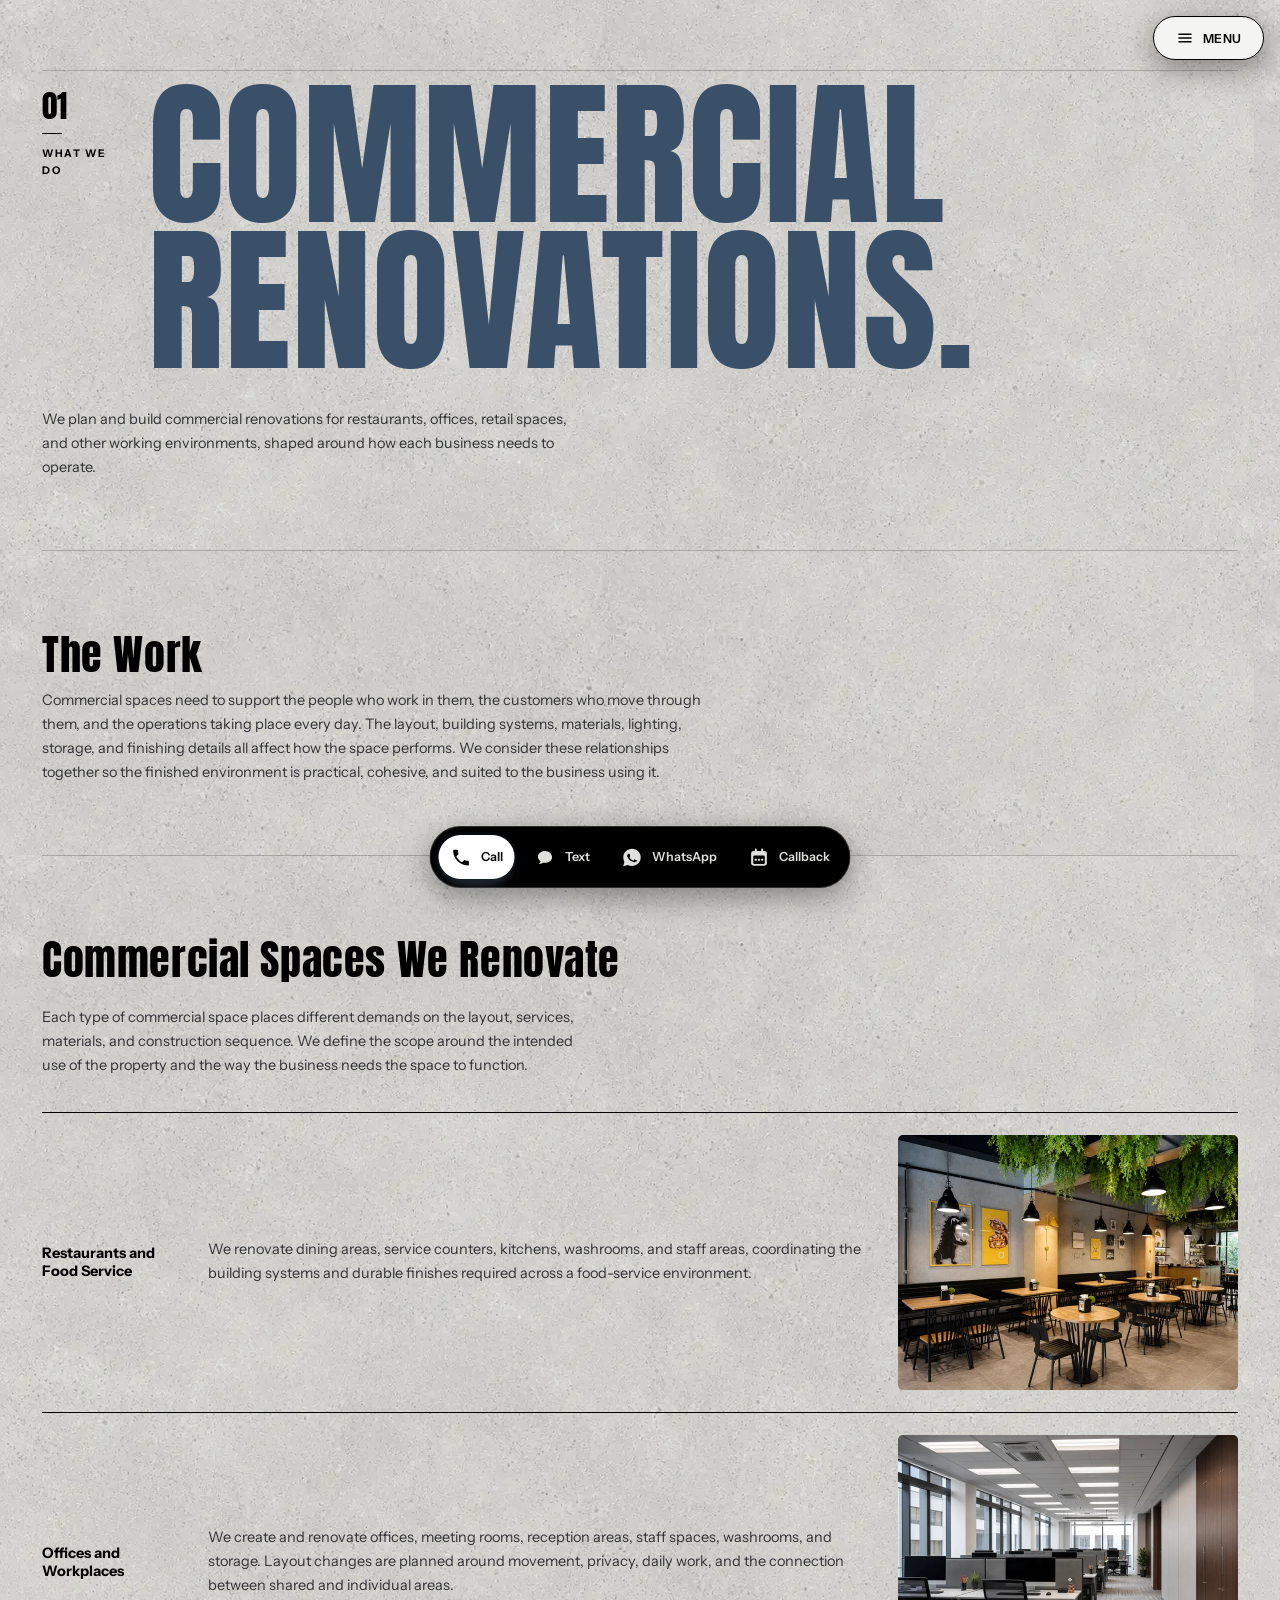
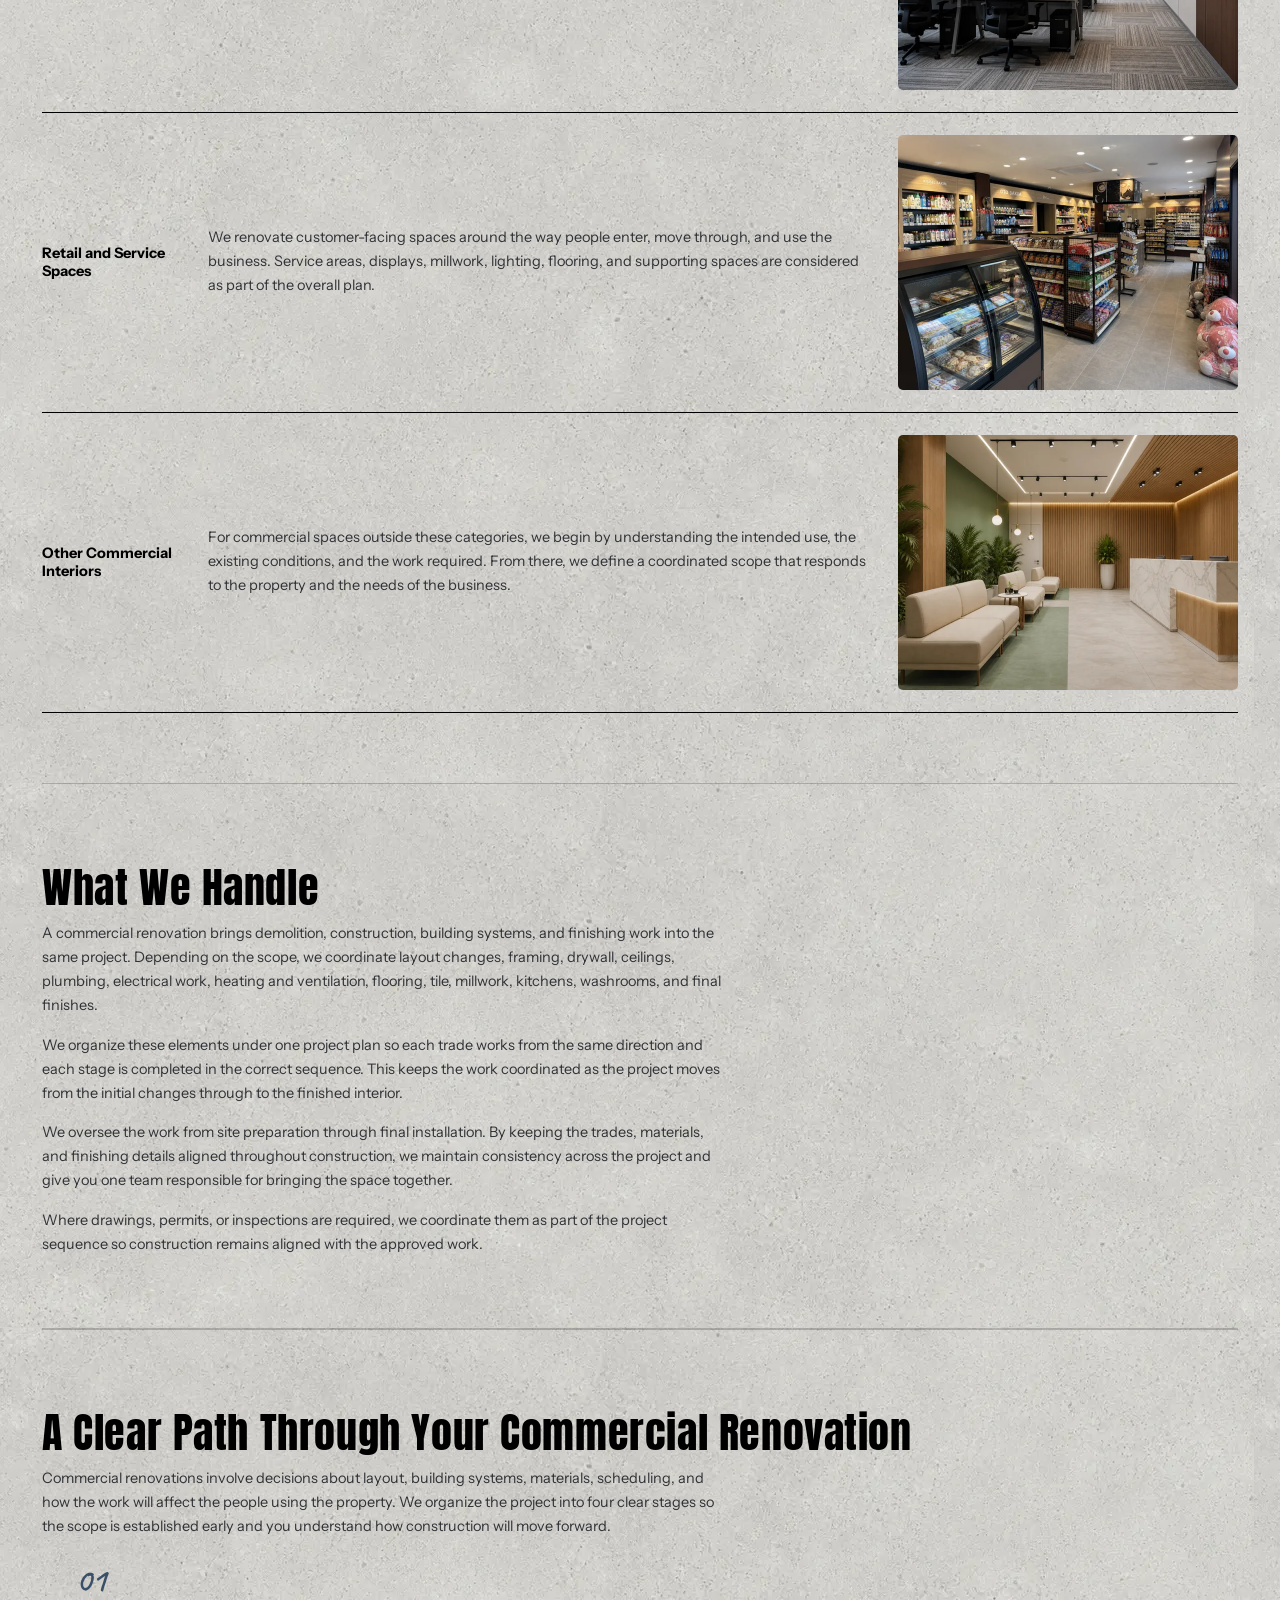
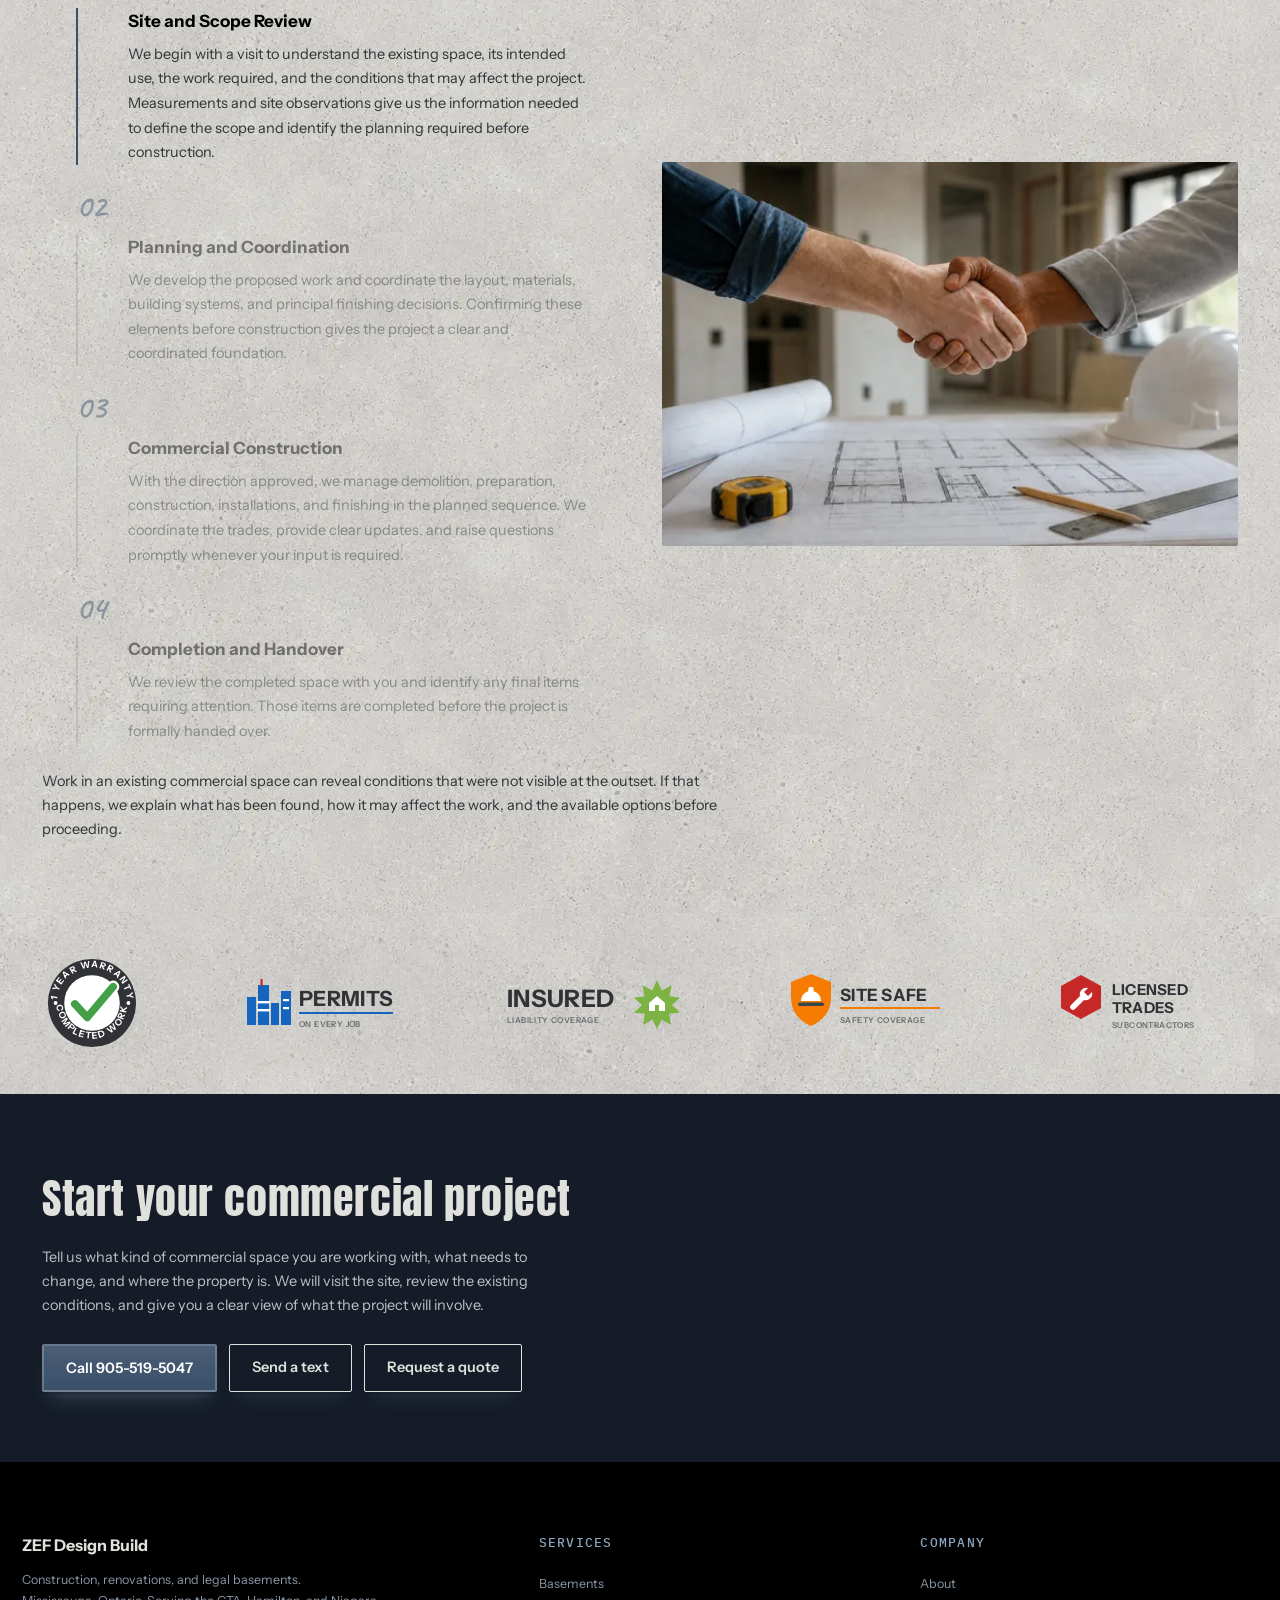
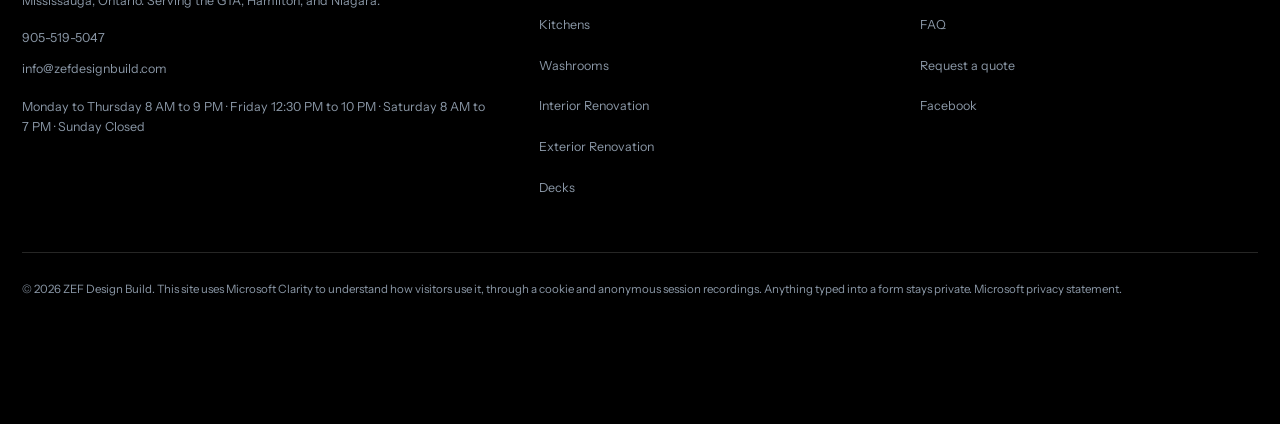
<file: commercial.html>
<!DOCTYPE html>
<html lang="en">
<head>
<meta charset="UTF-8">
<meta name="viewport" content="width=device-width, initial-scale=1.0">
<link rel="icon" type="image/png" sizes="64x64" href="assets/favicon-64.png">
<link rel="apple-touch-icon" href="assets/apple-touch-icon.png">
<title>Commercial Renovations, Mississauga | ZEF Design Build</title>
<meta name="description" content="Commercial renovations for restaurants, offices, retail and other working environments across the GTA, Hamilton, and Niagara.">

<link rel="canonical" href="https://zefdesignbuild.com/commercial">
<meta property="og:title" content="Commercial Renovations, Mississauga | ZEF Design Build">
<meta property="og:description" content="Commercial renovations for restaurants, offices, retail and other working environments across the GTA, Hamilton, and Niagara.">
<meta property="og:type" content="website">
<meta property="og:url" content="https://zefdesignbuild.com/commercial">
<meta property="og:site_name" content="ZEF Design Build">
<meta property="og:image" content="https://zefdesignbuild.com/assets/kitchen-hero-1600.jpg">
<meta property="og:image:width" content="1600">
<meta property="og:image:height" content="896">
<meta property="og:image:alt" content="A finished kitchen built by ZEF Design Build">
<meta name="twitter:card" content="summary_large_image">
<link rel="preconnect" href="https://fonts.googleapis.com">
<link rel="preconnect" href="https://fonts.gstatic.com" crossorigin>
<link href="https://fonts.googleapis.com/css2?family=Anton&family=Oswald:wght@300;400&family=Instrument+Sans:wght@400;500;600;700&family=IBM+Plex+Mono:wght@400;500&family=Caveat:wght@600&display=swap" rel="stylesheet">
<link rel="stylesheet" href="css/site.css?v=b16daa4e">
<script type="application/ld+json">{"@context": "https://schema.org", "@type": "GeneralContractor", "name": "ZEF Design Build", "url": "https://zefdesignbuild.com", "email": "info@zefdesignbuild.com", "telephone": "+1-905-519-5047", "address": {"@type": "PostalAddress", "addressLocality": "Mississauga", "addressRegion": "ON", "addressCountry": "CA"}, "areaServed": [{"@type": "Place", "name": "Greater Toronto Area"}, {"@type": "Place", "name": "Hamilton"}, {"@type": "Place", "name": "Niagara"}], "openingHoursSpecification": [{"@type": "OpeningHoursSpecification", "dayOfWeek": ["Monday", "Tuesday", "Wednesday", "Thursday"], "opens": "08:00", "closes": "21:00"}, {"@type": "OpeningHoursSpecification", "dayOfWeek": ["Friday"], "opens": "12:30", "closes": "22:00"}, {"@type": "OpeningHoursSpecification", "dayOfWeek": ["Saturday"], "opens": "08:00", "closes": "19:00"}], "sameAs": ["https://www.facebook.com/profile.php?id=61578318698367"], "foundingDate": "2016"}</script>
<script>(function(c,l,a,r,i,t,y){c[a]=c[a]||function(){(c[a].q=c[a].q||[]).push(arguments)};t=l.createElement(r);t.async=1;t.src="https://www.clarity.ms/tag/"+i;y=l.getElementsByTagName(r)[0];y.parentNode.insertBefore(t,y);})(window,document,"clarity","script","yfbqsn7lou");</script>
</head>
<body>
<a class="skip" href="#main">Skip to content</a>
<header class="site" id="site-nav">
  <div class="hrow">
    <button class="burger" type="button" aria-label="Open menu" aria-expanded="false" aria-controls="mpop">
      <svg viewBox="0 0 24 24" aria-hidden="true">
        <path d="M4 12L20 12" class="l1"/>
        <path d="M4 12H20" class="l2"/>
        <path d="M4 12H20" class="l3"/>
      </svg>
    </button>
    <a class="lockup" href="./">
      <img class="mark" src="assets/logo-chevron.png" alt="" width="40" height="45">
      <span class="ltext"><b>ZEF</b><span>DESIGN BUILD</span></span>
    </a>
    <nav class="menu" aria-label="Main">
      <a href="commercial" aria-current="page">Commercial</a><button type="button" data-dd="dd-services" aria-expanded="false" aria-controls="dd-services">Services <svg class="chev" viewBox="0 0 24 24" aria-hidden="true"><path d="M6 9l6 6 6-6" fill="none" stroke="currentColor" stroke-width="2" stroke-linecap="round" stroke-linejoin="round"/></svg></button><a href="./#about">About</a><a href="faq">FAQ</a><a href="contact">Contact Us</a>
    </nav>
    <div class="hright">
      <a class="ghost-btn" href="tel:9055195047">Call</a>
      <a class="quote-btn" href="contact">Get a quote</a>
    </div>
    <div class="dd" id="dd-services"><div class="ddgrid"><a href="legal-basements"><span class="thumb"><picture><source srcset="assets/basement-320.webp 320w" type="image/webp" sizes="70px"><img src="assets/basement-320.jpg" alt="A finished legal basement living area" width="320" height="320" loading="lazy" decoding="async"></picture></span><span><b>Basements</b><i>Finished living spaces and legal rental units.</i></span></a><a href="kitchens"><span class="thumb"><picture><source srcset="assets/kitchen-320.webp 320w" type="image/webp" sizes="70px"><img src="assets/kitchen-320.jpg" alt="A finished kitchen with white cabinets, an oak island, and a full-height garden window" width="320" height="320" loading="lazy" decoding="async"></picture></span><span><b>Kitchens</b><i>Complete renovations, planned around everyday use.</i></span></a><a href="washrooms"><span class="thumb"><picture><source srcset="assets/washroom-320.webp 320w" type="image/webp" sizes="70px"><img src="assets/washroom-320.jpg" alt="A finished washroom with tiled walls and a glass shower screen" width="320" height="320" loading="lazy" decoding="async"></picture></span><span><b>Washrooms</b><i>Complete renovations, from layout to final finishes.</i></span></a><a href="interior-renovation"><span class="thumb"><picture><source srcset="assets/interior-320.webp 320w" type="image/webp" sizes="70px"><img src="assets/interior-320.jpg" alt="A finished open-plan living room after an interior renovation" width="320" height="320" loading="lazy" decoding="async"></picture></span><span><b>Interior Renovation</b><i>One room, connected spaces, or an entire floor.</i></span></a><a href="exterior-renovation"><span class="thumb"><picture><source srcset="assets/exterior-320.webp 320w" type="image/webp" sizes="70px"><img src="assets/exterior-320.jpg" alt="The front of a house after an exterior renovation" width="320" height="320" loading="lazy" decoding="async"></picture></span><span><b>Exterior Renovation</b><i>Siding, windows, doors, and coordinated exterior updates.</i></span></a><a href="decks"><span class="thumb"><picture><source srcset="assets/deck-320.webp 320w" type="image/webp" sizes="70px"><img src="assets/deck-320.jpg" alt="A finished backyard deck with seating and planting around it" width="320" height="320" loading="lazy" decoding="async"></picture></span><span><b>Decks</b><i>Outdoor spaces designed and built for everyday use.</i></span></a></div></div>
    <div class="mpop" id="mpop">
  <a href="commercial">Commercial</a>
  <div class="sep" role="separator" aria-orientation="horizontal"></div>
  <div class="grp">Services</div>
  <a href="legal-basements">Basements</a>
  <a href="kitchens">Kitchens</a><a href="washrooms">Washrooms</a><a href="interior-renovation">Interior Renovation</a><a href="exterior-renovation">Exterior Renovation</a><a href="decks">Decks</a>
  <div class="sep" role="separator" aria-orientation="horizontal"></div>
  <a href="./#about">About</a>
  <a href="faq">FAQ</a>
  <a href="contact">Contact Us</a>
</div>

  </div>
</header>
<button class="navhint" type="button" aria-controls="site-nav" aria-expanded="false"><svg viewBox="0 0 24 24" aria-hidden="true"><path d="M4 7h16M4 12h16M4 17h16"/></svg><span>Menu</span></button>
<main id="main">
<section class="band" style="--split-media:318px">
  <div class="inner">
    <div class="sechead reveal pagetitle">
    <div class="sechead-meta">
      <span class="sechead-num" aria-hidden="true">01</span>
      <span class="sechead-tick" aria-hidden="true"></span>
      <span class="sechead-label">What we do</span>
    </div>
    <h1 class="sec">Commercial renovations<span class="sechead-stop" aria-hidden="true">.</span></h1>
  </div>
    <p class="lead reveal">We plan and build commercial renovations for restaurants, offices, retail spaces, and other working environments, shaped around how each business needs to operate.</p>
  </div>
</section>

<section class="band ruled">
  <div class="inner reveal">
    <h2 class="sec">The Work</h2>
    <div class="prose"><p>Commercial spaces need to support the people who work in them, the customers who move through them, and the operations taking place every day. The layout, building systems, materials, lighting, storage, and finishing details all affect how the space performs. We consider these relationships together so the finished environment is practical, cohesive, and suited to the business using it.</p></div>
  </div>
</section>

<section class="band ruled">
  <div class="inner reveal"><h2 class="sec">Commercial Spaces We Renovate</h2><p class="lead">Each type of commercial space places different demands on the layout, services, materials, and construction sequence. We define the scope around the intended use of the property and the way the business needs the space to function.</p><div class="spaces"><div class="spaceblk"><h3>Restaurants and Food Service</h3><p>We renovate dining areas, service counters, kitchens, washrooms, and staff areas, coordinating the building systems and durable finishes required across a food-service environment.</p><div class="spacepic"><picture><source srcset="assets/comm-restaurants-680.webp 680w, assets/comm-restaurants-800.webp 800w, assets/comm-restaurants-1200.webp 1200w, assets/comm-restaurants.webp 1600w" type="image/webp" sizes="(max-width:760px) 100vw, 340px"><img src="assets/comm-restaurants.jpg" srcset="assets/comm-restaurants-680.jpg 680w, assets/comm-restaurants-800.jpg 800w, assets/comm-restaurants-1200.jpg 1200w, assets/comm-restaurants.jpg 1600w" sizes="(max-width:760px) 100vw, 340px" alt="A café dining room with timber tables, black chairs and bench seating under industrial pendant lights" width="1600" height="1200" loading="lazy" decoding="async"></picture></div></div><div class="spaceblk"><h3>Offices and Workplaces</h3><p>We create and renovate offices, meeting rooms, reception areas, staff spaces, washrooms, and storage. Layout changes are planned around movement, privacy, daily work, and the connection between shared and individual areas.</p><div class="spacepic"><picture><source srcset="assets/comm-offices-680.webp 680w, assets/comm-offices-800.webp 800w, assets/comm-offices-1200.webp 1200w, assets/comm-offices.webp 1600w" type="image/webp" sizes="(max-width:760px) 100vw, 340px"><img src="assets/comm-offices.jpg" srcset="assets/comm-offices-680.jpg 680w, assets/comm-offices-800.jpg 800w, assets/comm-offices-1200.jpg 1200w, assets/comm-offices.jpg 1600w" sizes="(max-width:760px) 100vw, 340px" alt="An open plan office with desk rows, low partitions and carpet tile running to a panelled wall" width="1600" height="1200" loading="lazy" decoding="async"></picture></div></div><div class="spaceblk"><h3>Retail and Service Spaces</h3><p>We renovate customer-facing spaces around the way people enter, move through, and use the business. Service areas, displays, millwork, lighting, flooring, and supporting spaces are considered as part of the overall plan.</p><div class="spacepic"><picture><source srcset="assets/comm-retail-680.webp 680w, assets/comm-retail-800.webp 800w, assets/comm-retail-1200.webp 1200w, assets/comm-retail.webp 1600w" type="image/webp" sizes="(max-width:760px) 100vw, 340px"><img src="assets/comm-retail.jpg" srcset="assets/comm-retail-680.jpg 680w, assets/comm-retail-800.jpg 800w, assets/comm-retail-1200.jpg 1200w, assets/comm-retail.jpg 1600w" sizes="(max-width:760px) 100vw, 340px" alt="A convenience store interior with wall shelving, a refrigerated display case and a tiled floor" width="1600" height="1200" loading="lazy" decoding="async"></picture></div></div><div class="spaceblk"><h3>Other Commercial Interiors</h3><p>For commercial spaces outside these categories, we begin by understanding the intended use, the existing conditions, and the work required. From there, we define a coordinated scope that responds to the property and the needs of the business.</p><div class="spacepic"><picture><source srcset="assets/comm-other-680.webp 680w, assets/comm-other-800.webp 800w, assets/comm-other-1200.webp 1200w, assets/comm-other.webp 1600w" type="image/webp" sizes="(max-width:760px) 100vw, 340px"><img src="assets/comm-other.jpg" srcset="assets/comm-other-680.jpg 680w, assets/comm-other-800.jpg 800w, assets/comm-other-1200.jpg 1200w, assets/comm-other.jpg 1600w" sizes="(max-width:760px) 100vw, 340px" alt="A reception area with a stone counter, slatted timber wall and a seating lounge" width="1600" height="1200" loading="lazy" decoding="async"></picture></div></div></div></div>
</section>
<section class="band ruled" style="--split-media:318px">
  <div class="inner reveal">
    <div class="svcsplit svcsplit-plain"><h2 class="sec">What We Handle</h2><div class="prose"><p>A commercial renovation brings demolition, construction, building systems, and finishing work into the same project. Depending on the scope, we coordinate layout changes, framing, drywall, ceilings, plumbing, electrical work, heating and ventilation, flooring, tile, millwork, kitchens, washrooms, and final finishes.</p><p>We organize these elements under one project plan so each trade works from the same direction and each stage is completed in the correct sequence. This keeps the work coordinated as the project moves from the initial changes through to the finished interior.</p><p>We oversee the work from site preparation through final installation. By keeping the trades, materials, and finishing details aligned throughout construction, we maintain consistency across the project and give you one team responsible for bringing the space together.</p><p>Where drawings, permits, or inspections are required, we coordinate them as part of the project sequence so construction remains aligned with the approved work.</p></div></div>
    
  </div>
</section>


<section class="svcidx ruled">
  <div class="inner">
    <h2 class="sec reveal">A Clear Path Through Your Commercial Renovation</h2>
    <div class="prose reveal">
      <p>Commercial renovations involve decisions about layout, building systems, materials, scheduling, and how the work will affect the people using the property. We organize the project into four clear stages so the scope is established early and you understand how construction will move forward.</p>
    </div>
    <div class="stepwrap"><div class="scrollsteps" data-scrollsteps data-count="4" id="ss-commercial"><div class="ssrunway" style="--ss-n:4"><div class="ssstage"><ol class="sslist"><li class="ssitem" data-i="0"><span class="ssnum mono" aria-hidden="true">01</span><button type="button" class="sspick" data-go="0"><span class="vh">Show step 1</span></button><div class="ssbar" aria-hidden="true"><span class="ssfill"></span></div><div class="sstext"><h3>Site and Scope Review</h3><p>We begin with a visit to understand the existing space, its intended use, the work required, and the conditions that may affect the project. Measurements and site observations give us the information needed to define the scope and identify the planning required before construction.</p></div><figure class="ssinline"><picture><source srcset="assets/00-consultation-560.webp 560w, assets/00-consultation-800.webp 800w, assets/00-consultation.webp 900w" type="image/webp" sizes="(max-width:900px) 100vw, 560px"><img src="assets/00-consultation.jpg" srcset="assets/00-consultation-560.jpg 560w, assets/00-consultation-800.jpg 800w, assets/00-consultation.jpg 900w" sizes="(max-width:900px) 100vw, 560px" alt="Two people talking a project through over a floor plan on site" width="900" height="600" loading="lazy" decoding="async"></picture></figure></li><li class="ssitem" data-i="1"><span class="ssnum mono" aria-hidden="true">02</span><button type="button" class="sspick" data-go="1"><span class="vh">Show step 2</span></button><div class="ssbar" aria-hidden="true"><span class="ssfill"></span></div><div class="sstext"><h3>Planning and Coordination</h3><p>We develop the proposed work and coordinate the layout, materials, building systems, and principal finishing decisions. Confirming these elements before construction gives the project a clear and coordinated foundation.</p></div><figure class="ssinline"><picture><source srcset="assets/comm-step-planning-560.webp 560w, assets/comm-step-planning-800.webp 800w, assets/comm-step-planning.webp 1800w" type="image/webp" sizes="(max-width:900px) 100vw, 560px"><img src="assets/comm-step-planning.jpg" srcset="assets/comm-step-planning-560.jpg 560w, assets/comm-step-planning-800.jpg 800w, assets/comm-step-planning.jpg 1800w" sizes="(max-width:900px) 100vw, 560px" alt="A line drawing of a restaurant interior showing the bar counter, tables, pendant lights and the glazed wall at the back" width="1800" height="1200" loading="lazy" decoding="async"></picture></figure></li><li class="ssitem" data-i="2"><span class="ssnum mono" aria-hidden="true">03</span><button type="button" class="sspick" data-go="2"><span class="vh">Show step 3</span></button><div class="ssbar" aria-hidden="true"><span class="ssfill"></span></div><div class="sstext"><h3>Commercial Construction</h3><p>With the direction approved, we manage demolition, preparation, construction, installations, and finishing in the planned sequence. We coordinate the trades, provide clear updates, and raise questions promptly whenever your input is required.</p></div><figure class="ssinline"><picture><source srcset="assets/comm-step-construction-560.webp 560w, assets/comm-step-construction-800.webp 800w, assets/comm-step-construction.webp 1800w" type="image/webp" sizes="(max-width:900px) 100vw, 560px"><img src="assets/comm-step-construction.jpg" srcset="assets/comm-step-construction-560.jpg 560w, assets/comm-step-construction-800.jpg 800w, assets/comm-step-construction.jpg 1800w" sizes="(max-width:900px) 100vw, 560px" alt="A commercial interior under construction, timber framing and overhead ducting with the slab exposed" width="1800" height="1200" loading="lazy" decoding="async"></picture></figure></li><li class="ssitem" data-i="3"><span class="ssnum mono" aria-hidden="true">04</span><button type="button" class="sspick" data-go="3"><span class="vh">Show step 4</span></button><div class="ssbar" aria-hidden="true"><span class="ssfill"></span></div><div class="sstext"><h3>Completion and Handover</h3><p>We review the completed space with you and identify any final items requiring attention. Those items are completed before the project is formally handed over.</p></div><figure class="ssinline"><picture><source srcset="assets/comm-step-handover-560.webp 560w, assets/comm-step-handover-800.webp 800w, assets/comm-step-handover.webp 1800w" type="image/webp" sizes="(max-width:900px) 100vw, 560px"><img src="assets/comm-step-handover.jpg" srcset="assets/comm-step-handover-560.jpg 560w, assets/comm-step-handover-800.jpg 800w, assets/comm-step-handover.jpg 1800w" sizes="(max-width:900px) 100vw, 560px" alt="A finished restaurant interior with banquette seating, timber tables and pendant lights over the service counter" width="1800" height="1200" loading="lazy" decoding="async"></picture></figure></li></ol><div class="ssmedia" aria-hidden="true"><figure class="ssshot on" data-i="0" aria-hidden="true"><picture><source srcset="assets/00-consultation-560.webp 560w, assets/00-consultation-800.webp 800w, assets/00-consultation.webp 900w" type="image/webp" sizes="560px"><img src="assets/00-consultation.jpg" srcset="assets/00-consultation-560.jpg 560w, assets/00-consultation-800.jpg 800w, assets/00-consultation.jpg 900w" sizes="560px" alt="Two people talking a project through over a floor plan on site" width="900" height="600" loading="lazy" decoding="async"></picture></figure><figure class="ssshot" data-i="1" aria-hidden="true"><picture><source srcset="assets/comm-step-planning-560.webp 560w, assets/comm-step-planning-800.webp 800w, assets/comm-step-planning.webp 1800w" type="image/webp" sizes="560px"><img src="assets/comm-step-planning.jpg" srcset="assets/comm-step-planning-560.jpg 560w, assets/comm-step-planning-800.jpg 800w, assets/comm-step-planning.jpg 1800w" sizes="560px" alt="A line drawing of a restaurant interior showing the bar counter, tables, pendant lights and the glazed wall at the back" width="1800" height="1200" loading="lazy" decoding="async"></picture></figure><figure class="ssshot" data-i="2" aria-hidden="true"><picture><source srcset="assets/comm-step-construction-560.webp 560w, assets/comm-step-construction-800.webp 800w, assets/comm-step-construction.webp 1800w" type="image/webp" sizes="560px"><img src="assets/comm-step-construction.jpg" srcset="assets/comm-step-construction-560.jpg 560w, assets/comm-step-construction-800.jpg 800w, assets/comm-step-construction.jpg 1800w" sizes="560px" alt="A commercial interior under construction, timber framing and overhead ducting with the slab exposed" width="1800" height="1200" loading="lazy" decoding="async"></picture></figure><figure class="ssshot" data-i="3" aria-hidden="true"><picture><source srcset="assets/comm-step-handover-560.webp 560w, assets/comm-step-handover-800.webp 800w, assets/comm-step-handover.webp 1800w" type="image/webp" sizes="560px"><img src="assets/comm-step-handover.jpg" srcset="assets/comm-step-handover-560.jpg 560w, assets/comm-step-handover-800.jpg 800w, assets/comm-step-handover.jpg 1800w" sizes="560px" alt="A finished restaurant interior with banquette seating, timber tables and pendant lights over the service counter" width="1800" height="1200" loading="lazy" decoding="async"></picture></figure></div></div></div></div></div>
    <div class="prose spaced reveal">
      <p>Work in an existing commercial space can reveal conditions that were not visible at the outset. If that happens, we explain what has been found, how it may affect the work, and the available options before proceeding.</p>
    </div>
  </div>
</section>



<section class="certs" aria-label="What is behind the work">
  <div class="inner reveal"><div class="badge" style="--bw:92px"><svg viewBox="0 0 96 96" role="img" aria-label="One year material warranty on completed work">
      <defs>
        <path id="arcT" d="M11 48 A37 37 0 0 1 85 48"/>
        <path id="arcB" d="M11 48 A37 37 0 0 0 85 48"/>
      </defs>
      <circle cx="48" cy="48" r="46" fill="#303236"/>
      <circle cx="48" cy="48" r="29" fill="#FFFFFF"/>
      <text class="bring"><textPath href="#arcT" startOffset="50%" text-anchor="middle">1 YEAR WARRANTY</textPath></text>
      <text class="bring"><textPath href="#arcB" startOffset="50%" text-anchor="middle">COMPLETED WORK</textPath></text>
      <circle cx="10" cy="48" r="2" fill="#FFFFFF"/><circle cx="86" cy="48" r="2" fill="#FFFFFF"/>
      <path d="M30 49 l13 14 L70 31" fill="none" stroke="#FFFFFF" stroke-width="13" stroke-linecap="round" stroke-linejoin="round"/>
      <path d="M30 49 l13 14 L70 31" fill="none" stroke="#43A047" stroke-width="8" stroke-linecap="round" stroke-linejoin="round"/>
    </svg></div><div class="badge" style="--bw:156px"><svg viewBox="0 0 156 64" role="img" aria-label="Permits on every job">
      <g fill="#1565C0">
        <rect x="2" y="26" width="9" height="28"/>
        <rect x="13" y="14" width="11" height="40"/>
        <rect x="26" y="32" width="8" height="22"/>
        <rect x="36" y="20" width="10" height="34"/>
        <rect x="15.5" y="8" width="2.2" height="7" fill="#C62828"/>
        <rect x="12" y="30" width="13" height="2.4" fill="#FFFFFF"/>
        <rect x="12" y="38" width="13" height="2.4" fill="#FFFFFF"/>
        <rect x="38" y="28" width="6" height="2.2" fill="#FFFFFF"/>
        <rect x="38" y="36" width="6" height="2.2" fill="#FFFFFF"/>
      </g>
      <text x="54" y="35" style="font-size:21px" class="bsolid">PERMITS</text>
      <rect x="54" y="41" width="94" height="2" fill="#1565C0"/>
      <text x="54" y="56" class="bsub">ON EVERY JOB</text>
    </svg></div><div class="badge" style="--bw:174px"><svg viewBox="0 0 174 64" role="img" aria-label="Liability insurance">
      <text x="0" y="36" style="font-size:24px" class="bsolid">INSURED</text>
      <text x="0" y="52" class="bsub">LIABILITY COVERAGE</text>
      <g transform="translate(150 32)">
        <path fill="#7CB342" d="M0 -23 L4.8 -12.4 L14.6 -17.8 L12.4 -6.8 L23 -5.2 L15 2 L23 9.6 L12.2 10.8 L14 22 L4.6 16.4 L0 26 L-4.6 16.4 L-14 22 L-12.2 10.8 L-23 9.6 L-15 2 L-23 -5.2 L-12.4 -6.8 L-14.6 -17.8 L-4.8 -12.4 Z"/>
        <path fill="#FFFFFF" d="M-8 8 v-8 l8 -7 l8 7 v8 h-6 v-6 h-4 v6 Z"/>
      </g>
    </svg></div><div class="badge" style="--bw:164px"><svg viewBox="0 0 164 64" role="img" aria-label="Workplace safety coverage">
      <path fill="#F57C00" d="M23 3 L43 11 v16 c0 14 -9 23 -20 28 C12 50 3 41 3 27 V11 Z"/>
      <g fill="#FFFFFF">
        <path d="M23 20 c-6 0 -10 4.5 -10 10 h20 c0 -5.5 -4 -10 -10 -10 Z"/>
        <rect x="10" y="31.5" width="26" height="3.6" rx="1.8" fill="#37474F"/>
        <rect x="20.4" y="16" width="5.2" height="6" rx="1.5"/>
      </g>
      <text x="52" y="30" style="font-size:17px" class="bsolid">SITE SAFE</text>
      <rect x="52" y="36" width="100" height="2" fill="#F57C00"/>
      <text x="52" y="52" class="bsub">SAFETY COVERAGE</text>
    </svg></div><div class="badge" style="--bw:176px"><svg viewBox="0 0 176 64" role="img" aria-label="Licensed subcontractors">
      <path fill="#C62828" d="M23 4 L43 15 v22 L23 48 L3 37 V15 Z"/>
      <path fill="#FFFFFF" d="M13 34 l9 -9 a6.5 6.5 0 0 1 8 -8 l-4 4 4 4 4 -4 a6.5 6.5 0 0 1 -8 8 l-9 9 a2.8 2.8 0 1 1 -4 -4 Z"/>
      <text x="54" y="24" style="font-size:15px" class="bsolid">LICENSED</text>
      <text x="54" y="42" style="font-size:15px" class="bsolid">TRADES</text>
      <text x="54" y="57" class="bsub">SUBCONTRACTORS</text>
    </svg></div></div>
</section>


<section class="quoteband headwide">
  <div class="inner reveal">
    <h2 class="sec">Start your commercial project</h2>
    <p class="lead">Tell us what kind of commercial space you are working with, what needs to change, and where the property is. We will visit the site, review the existing conditions, and give you a clear view of what the project will involve.</p>
    <div class="ctas">
      <a class="btn1" href="tel:9055195047">Call 905-519-5047</a>
      <a class="btn2" href="sms:9055195047">Send a text</a>
      
      <a class="btn2" href="contact">Request a quote</a>
    </div>
  </div>
</section>


</main>
<div class="footer-stage">
<footer class="site">
  <div class="inner">
    <div>
      <b>ZEF Design Build</b>
      <p>Construction, renovations, and legal basements.<br>
      Mississauga, Ontario. Serving the GTA, Hamilton, and Niagara.</p>
      <p><a href="tel:9055195047">905-519-5047</a><br>
      <a href="mailto:info@zefdesignbuild.com">info@zefdesignbuild.com</a></p>
      <p>Monday to Thursday 8 AM to 9 PM &middot; Friday 12:30 PM to 10 PM &middot; Saturday 8 AM to 7 PM &middot; Sunday Closed</p>
    </div>
    <div>
      <h2>Services</h2>
      <ul><li><a href="legal-basements">Basements</a></li><li><a href="kitchens">Kitchens</a></li><li><a href="washrooms">Washrooms</a></li><li><a href="interior-renovation">Interior Renovation</a></li><li><a href="exterior-renovation">Exterior Renovation</a></li><li><a href="decks">Decks</a></li></ul>
    </div>
    <div>
      <h2>Company</h2>
      <ul>
        <li><a href="./#about">About</a></li>
        <li><a href="faq">FAQ</a></li>
        <li><a href="contact">Request a quote</a></li>
        <li><a href="https://www.facebook.com/profile.php?id=61578318698367" target="_blank" rel="noopener">Facebook</a></li>
      </ul>
    </div>
  </div>
  <div class="legal">&copy; 2026 ZEF Design Build. This site uses Microsoft Clarity to understand how visitors use it, through a cookie and anonymous session recordings. Anything typed into a form stays private. <a href="https://privacy.microsoft.com/privacystatement" target="_blank" rel="noopener">Microsoft privacy statement</a>.</div>
</footer>
</div>
<nav class="dock" aria-label="Contact">
  <a class="call" href="tel:9055195047"><svg viewBox="0 0 24 24" aria-hidden="true"><path fill="currentColor" d="M6.6 10.8c1.4 2.8 3.8 5.1 6.6 6.6l2.2-2.2c.3-.3.7-.4 1-.2 1.1.4 2.3.6 3.6.6.6 0 1 .4 1 1V20c0 .6-.4 1-1 1C10.6 21 3 13.4 3 4c0-.6.4-1 1-1h3.5c.6 0 1 .4 1 1 0 1.2.2 2.4.6 3.6.1.3 0 .7-.2 1l-2.3 2.2z"/></svg><span>Call</span></a>
  <a href="sms:9055195047"><svg viewBox="0 0 24 24" aria-hidden="true"><g transform="translate(12 12) scale(1.2) translate(-12 -12)"><path fill="currentColor" d="M12 5.9c-3.7 0-6.7 2.4-6.7 5.4 0 1.7.9 3.2 2.4 4.2-.2 1.1-.8 2.1-1.7 2.8 1.5-.1 2.9-.6 4.1-1.4.6.1 1.2.2 1.9.2 3.7 0 6.7-2.4 6.7-5.4S15.7 5.9 12 5.9z"/></g></svg><span>Text</span></a>
  <a href="https://wa.me/19055195047" target="_blank" rel="noopener"><svg viewBox="0 0 24 24" aria-hidden="true"><path fill="currentColor" d="M12 2C6.5 2 2 6.5 2 12c0 1.8.5 3.5 1.3 5L2 22l5.2-1.4c1.5.8 3.1 1.2 4.8 1.2 5.5 0 10-4.5 10-10S17.5 2 12 2zm4.8 14.1c-.2.6-1.2 1.1-1.7 1.2-.4.1-1 .1-1.6-.1-.4-.1-.9-.3-1.5-.5-2.6-1.1-4.3-3.8-4.4-3.9-.1-.2-1.1-1.4-1.1-2.7 0-1.3.7-1.9.9-2.2.2-.3.5-.3.7-.3h.5c.2 0 .4 0 .6.4.2.5.7 1.8.8 1.9.1.1.1.3 0 .4-.1.2-.1.3-.3.5l-.4.5c-.1.1-.3.3-.1.6.2.3.8 1.3 1.7 2.1 1.2 1 2.1 1.4 2.4 1.5.3.1.5.1.6-.1.2-.2.7-.8.9-1.1.2-.3.4-.2.6-.1.3.1 1.6.8 1.9.9.3.2.5.2.5.4.1.1.1.7-.1 1.3z"/></svg><span>WhatsApp</span></a>
  <a href="#" data-open="book-sheet"><svg viewBox="0 0 24 24" aria-hidden="true"><rect x="3" y="4.6" width="18" height="16.8" rx="2.8" fill="currentColor"/><rect x="7.3" y="1.8" width="2.2" height="4.8" rx="1.1" fill="currentColor"/><rect x="14.5" y="1.8" width="2.2" height="4.8" rx="1.1" fill="currentColor"/><rect x="5.4" y="9.8" width="13.2" height="9.6" rx="1.4" fill="var(--dock-bg)"/><g fill="currentColor"><rect x="7.2" y="13.4" width="2.3" height="2.3" rx=".6"/><rect x="10.85" y="13.4" width="2.3" height="2.3" rx=".6"/><rect x="14.5" y="13.4" width="2.3" height="2.3" rx=".6"/></g></svg><span>Callback</span></a>
</nav>
<div class="sheet wide" id="book-sheet" role="dialog" aria-modal="true" aria-labelledby="book-title">
  <div class="panel duo">
    <button class="close" type="button" aria-label="Close">
      <svg viewBox="0 0 24 24" aria-hidden="true"><path d="M5 5l14 14M19 5L5 19"/></svg>
    </button>
    <div class="bkform">
      <h2 id="book-title">Request a callback</h2>
      <p class="note">Estimates are free, at your property</p>
      <form data-validate class="formbody" method="post" action="https://formsubmit.co/info@zefdesignbuild.com" data-endpoint="https://formsubmit.co/ajax/" data-to-user="info" data-to-domain="zefdesignbuild.com" data-subject="ZEF website: callback request" data-failtext="Your details are still here. The send did not go through. Please try once more, or call 905-519-5047 and we will take them down on the phone." data-windows='{"1":[{"s":"08:00","l":"8 to 10 AM"},{"s":"10:00","l":"10 AM to 12 PM"},{"s":"12:00","l":"12 to 2 PM"},{"s":"14:00","l":"2 to 4 PM"},{"s":"16:00","l":"4 to 6 PM"},{"s":"18:00","l":"6 to 8 PM"},{"s":"20:00","l":"8 to 9 PM"}],"2":[{"s":"08:00","l":"8 to 10 AM"},{"s":"10:00","l":"10 AM to 12 PM"},{"s":"12:00","l":"12 to 2 PM"},{"s":"14:00","l":"2 to 4 PM"},{"s":"16:00","l":"4 to 6 PM"},{"s":"18:00","l":"6 to 8 PM"},{"s":"20:00","l":"8 to 9 PM"}],"3":[{"s":"08:00","l":"8 to 10 AM"},{"s":"10:00","l":"10 AM to 12 PM"},{"s":"12:00","l":"12 to 2 PM"},{"s":"14:00","l":"2 to 4 PM"},{"s":"16:00","l":"4 to 6 PM"},{"s":"18:00","l":"6 to 8 PM"},{"s":"20:00","l":"8 to 9 PM"}],"4":[{"s":"08:00","l":"8 to 10 AM"},{"s":"10:00","l":"10 AM to 12 PM"},{"s":"12:00","l":"12 to 2 PM"},{"s":"14:00","l":"2 to 4 PM"},{"s":"16:00","l":"4 to 6 PM"},{"s":"18:00","l":"6 to 8 PM"},{"s":"20:00","l":"8 to 9 PM"}],"5":[{"s":"12:30","l":"12:30 to 2:30 PM"},{"s":"14:30","l":"2:30 to 4:30 PM"},{"s":"16:30","l":"4:30 to 6:30 PM"},{"s":"18:30","l":"6:30 to 8:30 PM"},{"s":"20:30","l":"8:30 to 10 PM"}],"6":[{"s":"08:00","l":"8 to 10 AM"},{"s":"10:00","l":"10 AM to 12 PM"},{"s":"12:00","l":"12 to 2 PM"},{"s":"14:00","l":"2 to 4 PM"},{"s":"16:00","l":"4 to 6 PM"},{"s":"18:00","l":"6 to 7 PM"}]}'>
        <div class="bkroute">
          <span class="bkspine" aria-hidden="true"></span>
          <div class="bkstop field">
            <span class="bknode" aria-hidden="true"><svg viewBox="0 0 24 24"><path d="M12 21s-7-5.4-7-11a7 7 0 0 1 14 0c0 5.6-7 11-7 11z"/><circle cx="12" cy="10" r="2.6"/></svg></span>
            <input id="bk-where" name="where" type="text" autocomplete="address-level2" placeholder="Property address" aria-label="Where is the property">
          </div>
          <hr class="bksplit" aria-hidden="true">
          <div class="bkstop field">
            <span class="bknode" aria-hidden="true"><svg viewBox="0 0 24 24"><path d="M12 5v14M5 12h14"/></svg></span>
            <select id="bk-project" name="project" aria-label="What are we building">
              <option value="">What are we building</option>
              <option value="Legal basement">Legal basement</option><option value="Kitchen">Kitchen</option><option value="Washroom">Washroom</option><option value="Deck">Deck</option><option value="Interior renovation">Interior renovation</option><option value="Exterior renovation">Exterior renovation</option><option value="Something else">Something else</option>
            </select>
          </div>
        </div>
        <div class="bkgrid">
          <div class="field">
            <input id="bk-name" name="name" type="text" autocomplete="name" required placeholder="Your name" aria-label="Your name" aria-describedby="bk-name-err">
            <span class="err" id="bk-name-err">Please enter your name</span>
          </div>
          <div class="field">
            <input id="bk-phone" name="phone" type="tel" autocomplete="tel" required placeholder="Your phone number" aria-label="Your phone number" aria-describedby="bk-phone-err">
            <span class="err" id="bk-phone-err">Please enter a phone number we can reach you on</span>
          </div>
        </div>
        <div class="bkgrid when">
          <div class="field">
            <div class="dpick" data-locked>
              <div class="dpick-control">
                <input id="bk-when" name="when" type="text" autocomplete="off" placeholder="When suits you" aria-label="When suits you">
                <button class="dpick-clear" type="button" hidden aria-label="Clear the date">
                  <svg viewBox="0 0 24 24" aria-hidden="true"><path d="M6 6l12 12M18 6L6 18"/></svg>
                </button>
                <button class="dpick-open" type="button" hidden aria-expanded="false" aria-label="Pick a date from the calendar">
                  <svg viewBox="0 0 24 24" aria-hidden="true"><rect x="3" y="5" width="18" height="16" rx="2"/><path d="M8 3v4M16 3v4M3 10h18"/></svg>
                </button>
              </div>
              <div class="dpick-pop" hidden></div>
            </div>
          </div>
          <div class="field bkchip">
            <svg viewBox="0 0 24 24" aria-hidden="true"><circle cx="12" cy="12" r="9"/><path d="M12 7v5l3 3"/></svg>
            <select id="bk-time" name="time" data-window-list aria-label="Callback window">
              <option value="">Anytime</option>
              <option>8 to 10 AM</option><option>10 AM to 12 PM</option><option>12 to 2 PM</option><option>2 to 4 PM</option><option>4 to 6 PM</option><option>6 to 8 PM</option><option>8 to 10 PM</option>
            </select>
          </div>
        </div>
        <div class="bkactions">
          <button class="btn1 send" type="submit">Request a callback</button>
          <a class="bkcall" href="tel:9055195047">Or call 905-519-5047<svg viewBox="0 0 24 24" aria-hidden="true"><path d="M5 12h14M13 5l7 7-7 7"/></svg></a>
        </div>
        <p class="formerr" role="alert"></p>
          <input class="hp" type="text" name="_honey" tabindex="-1" autocomplete="off" aria-hidden="true" hidden>
          <input type="hidden" name="_subject" value="ZEF website: callback request">
          <input type="hidden" name="_captcha" value="false">
      </form>
      <div class="sent">
        <h3>Got it.</h3>
        <p>We have your details. We call back on the number you gave us. To reach us sooner, call <a href="tel:9055195047">905-519-5047</a>.</p>
      </div>
    </div>
    <div class="bkwhy"><h3>What you get</h3><ul class="bklist"><li><svg class="bkcheck" viewBox="0 0 24 24" aria-hidden="true"><path d="M4 12.5l5.2 5.2L20 7"/></svg><span>A visit at a time that suits you, evenings and Saturdays included</span></li><li><svg class="bkcheck" viewBox="0 0 24 24" aria-hidden="true"><path d="M4 12.5l5.2 5.2L20 7"/></svg><span>We look at the space and go through what you want changed</span></li><li><svg class="bkcheck" viewBox="0 0 24 24" aria-hidden="true"><path d="M4 12.5l5.2 5.2L20 7"/></svg><span>Your space is measured and drawn before anything is priced</span></li></ul><h3>What stands behind the work</h3><ul class="bklist"><li><svg class="bkcheck" viewBox="0 0 24 24" aria-hidden="true"><path d="M4 12.5l5.2 5.2L20 7"/></svg><span>Permits on every job, drawings and submissions handled</span></li><li><svg class="bkcheck" viewBox="0 0 24 24" aria-hidden="true"><path d="M4 12.5l5.2 5.2L20 7"/></svg><span>Liability insurance and workplace safety coverage</span></li><li><svg class="bkcheck" viewBox="0 0 24 24" aria-hidden="true"><path d="M4 12.5l5.2 5.2L20 7"/></svg><span>One year material warranty on completed work</span></li></ul><div class="bkwhy-photo" aria-hidden="true"><picture><source srcset="assets/zain-a8-band.webp 1170w" type="image/webp" sizes="(min-width: 901px) 420px"><img src="assets/zain-a8-band.jpg" alt="" width="1170" height="720" loading="lazy" decoding="async"></picture></div></div>
  </div>
</div>
<script src="js/vendor/lenis.min.js" defer></script>
<script src="js/main.js?v=3b43faaa" defer></script>
</body>
</html>
</file>
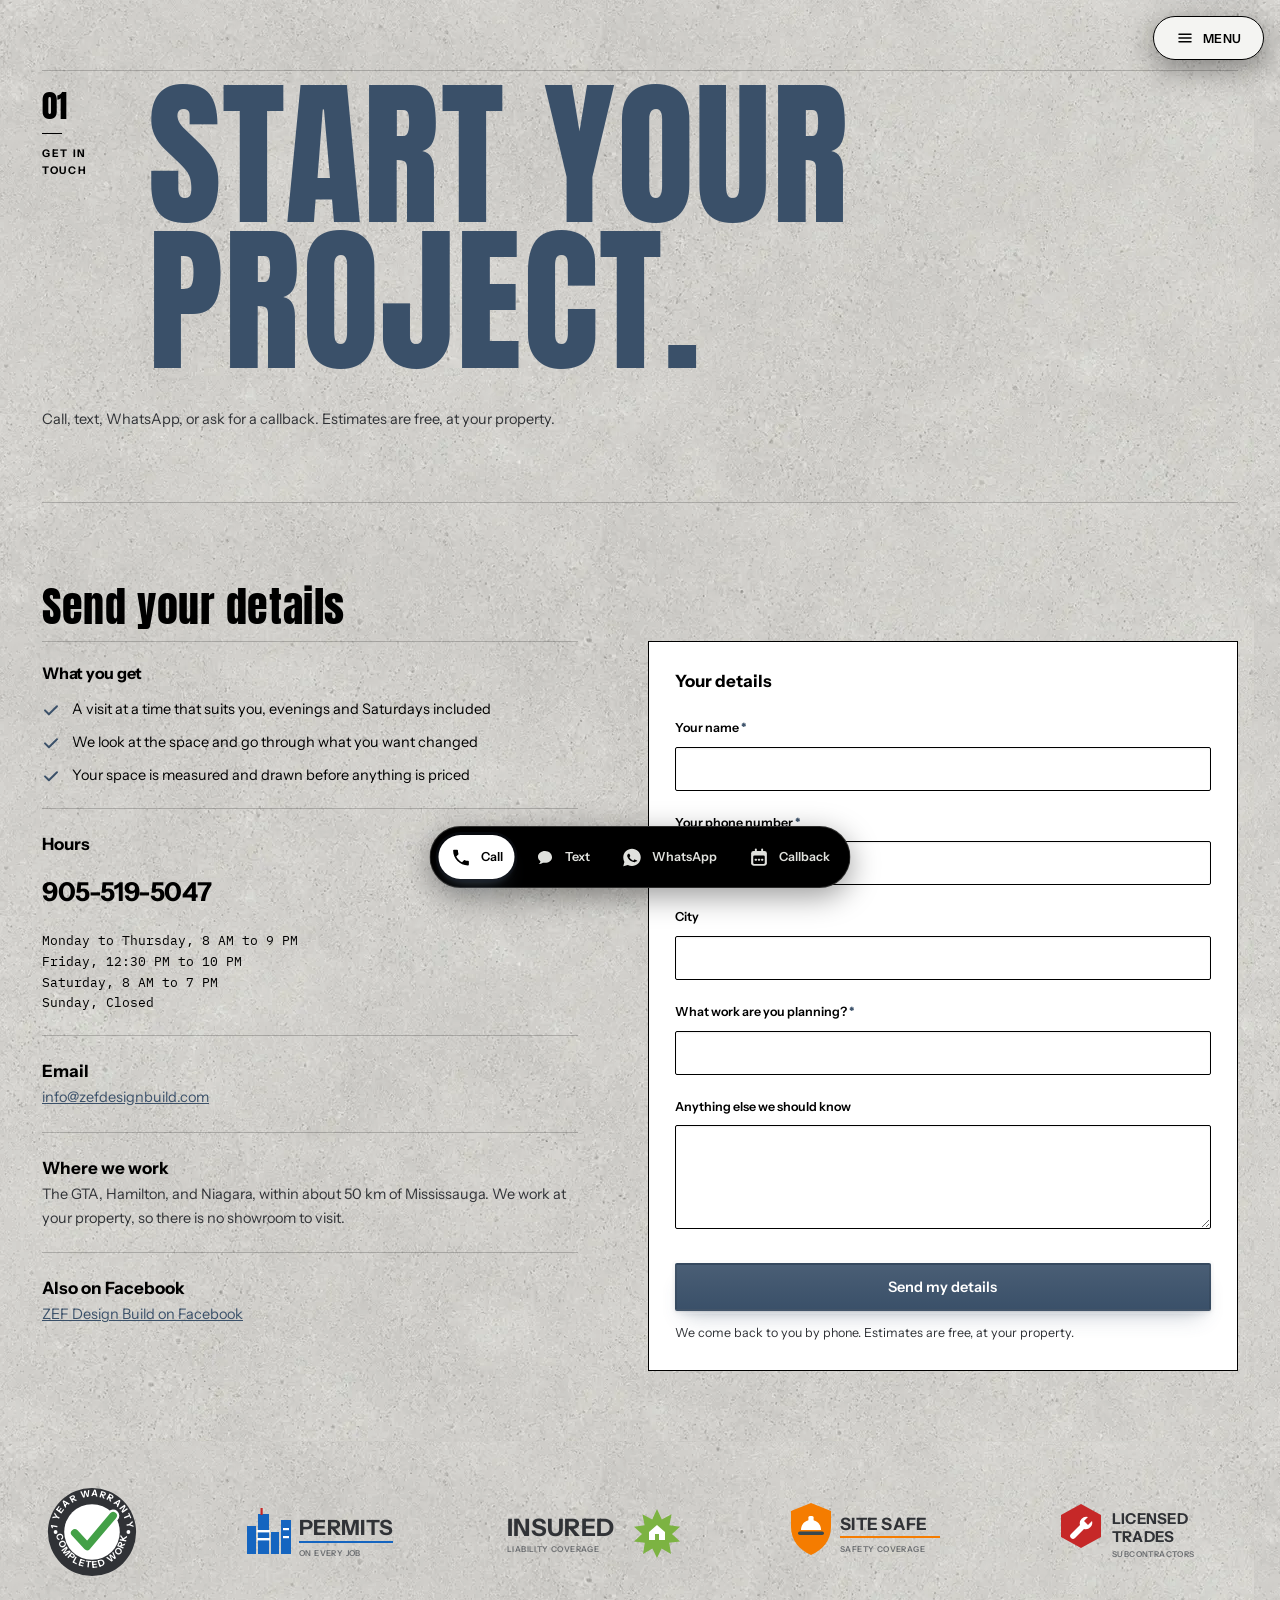
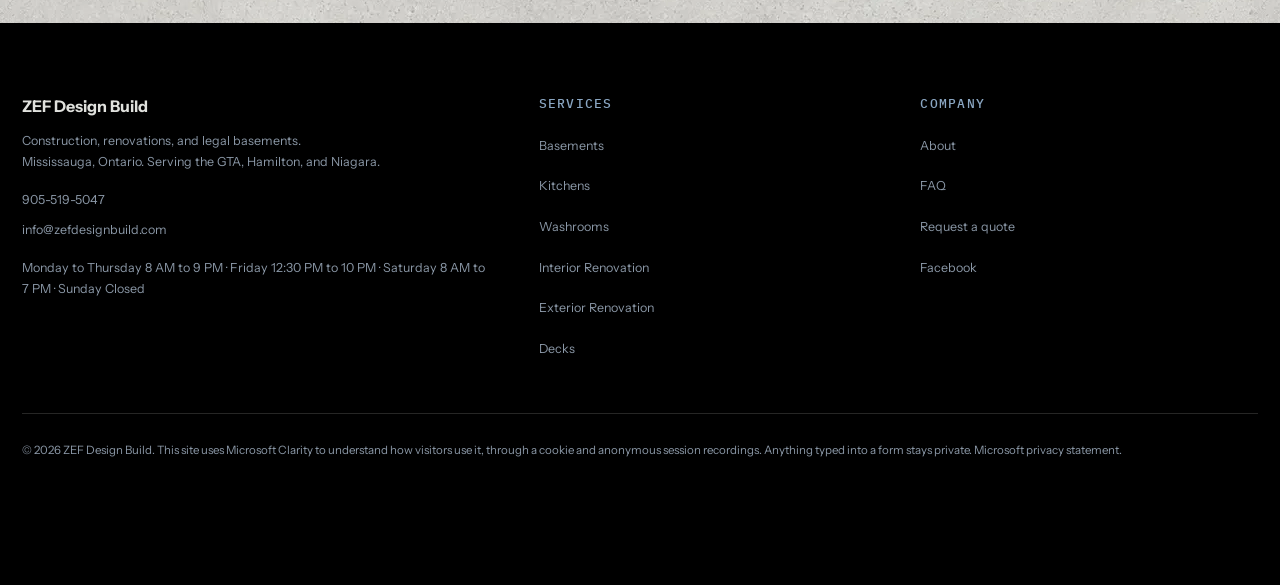
<file: contact.html>
<!DOCTYPE html>
<html lang="en">
<head>
<meta charset="UTF-8">
<meta name="viewport" content="width=device-width, initial-scale=1.0">
<link rel="icon" type="image/png" sizes="64x64" href="assets/favicon-64.png">
<link rel="apple-touch-icon" href="assets/apple-touch-icon.png">
<title>Request a Quote | ZEF Design Build</title>
<meta name="description" content="Call or text 905-519-5047, or send your details. Serving the GTA, Hamilton, and Niagara from Mississauga.">

<link rel="canonical" href="https://zefdesignbuild.com/contact">
<meta property="og:title" content="Request a Quote | ZEF Design Build">
<meta property="og:description" content="Call or text 905-519-5047, or send your details. Serving the GTA, Hamilton, and Niagara from Mississauga.">
<meta property="og:type" content="website">
<meta property="og:url" content="https://zefdesignbuild.com/contact">
<meta property="og:site_name" content="ZEF Design Build">
<meta property="og:image" content="https://zefdesignbuild.com/assets/kitchen-hero-1600.jpg">
<meta property="og:image:width" content="1600">
<meta property="og:image:height" content="896">
<meta property="og:image:alt" content="A finished kitchen built by ZEF Design Build">
<meta name="twitter:card" content="summary_large_image">
<link rel="preconnect" href="https://fonts.googleapis.com">
<link rel="preconnect" href="https://fonts.gstatic.com" crossorigin>
<link href="https://fonts.googleapis.com/css2?family=Anton&family=Oswald:wght@300;400&family=Instrument+Sans:wght@400;500;600;700&family=IBM+Plex+Mono:wght@400;500&family=Caveat:wght@600&display=swap" rel="stylesheet">
<link rel="stylesheet" href="css/site.css?v=b16daa4e">
<script type="application/ld+json">{"@context": "https://schema.org", "@type": "GeneralContractor", "name": "ZEF Design Build", "url": "https://zefdesignbuild.com", "email": "info@zefdesignbuild.com", "telephone": "+1-905-519-5047", "address": {"@type": "PostalAddress", "addressLocality": "Mississauga", "addressRegion": "ON", "addressCountry": "CA"}, "areaServed": [{"@type": "Place", "name": "Greater Toronto Area"}, {"@type": "Place", "name": "Hamilton"}, {"@type": "Place", "name": "Niagara"}], "openingHoursSpecification": [{"@type": "OpeningHoursSpecification", "dayOfWeek": ["Monday", "Tuesday", "Wednesday", "Thursday"], "opens": "08:00", "closes": "21:00"}, {"@type": "OpeningHoursSpecification", "dayOfWeek": ["Friday"], "opens": "12:30", "closes": "22:00"}, {"@type": "OpeningHoursSpecification", "dayOfWeek": ["Saturday"], "opens": "08:00", "closes": "19:00"}], "sameAs": ["https://www.facebook.com/profile.php?id=61578318698367"], "foundingDate": "2016"}</script>
<script>(function(c,l,a,r,i,t,y){c[a]=c[a]||function(){(c[a].q=c[a].q||[]).push(arguments)};t=l.createElement(r);t.async=1;t.src="https://www.clarity.ms/tag/"+i;y=l.getElementsByTagName(r)[0];y.parentNode.insertBefore(t,y);})(window,document,"clarity","script","yfbqsn7lou");</script>
</head>
<body>
<a class="skip" href="#main">Skip to content</a>
<header class="site" id="site-nav">
  <div class="hrow">
    <button class="burger" type="button" aria-label="Open menu" aria-expanded="false" aria-controls="mpop">
      <svg viewBox="0 0 24 24" aria-hidden="true">
        <path d="M4 12L20 12" class="l1"/>
        <path d="M4 12H20" class="l2"/>
        <path d="M4 12H20" class="l3"/>
      </svg>
    </button>
    <a class="lockup" href="./">
      <img class="mark" src="assets/logo-chevron.png" alt="" width="40" height="45">
      <span class="ltext"><b>ZEF</b><span>DESIGN BUILD</span></span>
    </a>
    <nav class="menu" aria-label="Main">
      <a href="commercial">Commercial</a><button type="button" data-dd="dd-services" aria-expanded="false" aria-controls="dd-services">Services <svg class="chev" viewBox="0 0 24 24" aria-hidden="true"><path d="M6 9l6 6 6-6" fill="none" stroke="currentColor" stroke-width="2" stroke-linecap="round" stroke-linejoin="round"/></svg></button><a href="./#about">About</a><a href="faq">FAQ</a><a href="contact" aria-current="page">Contact Us</a>
    </nav>
    <div class="hright">
      <a class="ghost-btn" href="tel:9055195047">Call</a>
      <a class="quote-btn" href="contact">Get a quote</a>
    </div>
    <div class="dd" id="dd-services"><div class="ddgrid"><a href="legal-basements"><span class="thumb"><picture><source srcset="assets/basement-320.webp 320w" type="image/webp" sizes="70px"><img src="assets/basement-320.jpg" alt="A finished legal basement living area" width="320" height="320" loading="lazy" decoding="async"></picture></span><span><b>Basements</b><i>Finished living spaces and legal rental units.</i></span></a><a href="kitchens"><span class="thumb"><picture><source srcset="assets/kitchen-320.webp 320w" type="image/webp" sizes="70px"><img src="assets/kitchen-320.jpg" alt="A finished kitchen with white cabinets, an oak island, and a full-height garden window" width="320" height="320" loading="lazy" decoding="async"></picture></span><span><b>Kitchens</b><i>Complete renovations, planned around everyday use.</i></span></a><a href="washrooms"><span class="thumb"><picture><source srcset="assets/washroom-320.webp 320w" type="image/webp" sizes="70px"><img src="assets/washroom-320.jpg" alt="A finished washroom with tiled walls and a glass shower screen" width="320" height="320" loading="lazy" decoding="async"></picture></span><span><b>Washrooms</b><i>Complete renovations, from layout to final finishes.</i></span></a><a href="interior-renovation"><span class="thumb"><picture><source srcset="assets/interior-320.webp 320w" type="image/webp" sizes="70px"><img src="assets/interior-320.jpg" alt="A finished open-plan living room after an interior renovation" width="320" height="320" loading="lazy" decoding="async"></picture></span><span><b>Interior Renovation</b><i>One room, connected spaces, or an entire floor.</i></span></a><a href="exterior-renovation"><span class="thumb"><picture><source srcset="assets/exterior-320.webp 320w" type="image/webp" sizes="70px"><img src="assets/exterior-320.jpg" alt="The front of a house after an exterior renovation" width="320" height="320" loading="lazy" decoding="async"></picture></span><span><b>Exterior Renovation</b><i>Siding, windows, doors, and coordinated exterior updates.</i></span></a><a href="decks"><span class="thumb"><picture><source srcset="assets/deck-320.webp 320w" type="image/webp" sizes="70px"><img src="assets/deck-320.jpg" alt="A finished backyard deck with seating and planting around it" width="320" height="320" loading="lazy" decoding="async"></picture></span><span><b>Decks</b><i>Outdoor spaces designed and built for everyday use.</i></span></a></div></div>
    <div class="mpop" id="mpop">
  <a href="commercial">Commercial</a>
  <div class="sep" role="separator" aria-orientation="horizontal"></div>
  <div class="grp">Services</div>
  <a href="legal-basements">Basements</a>
  <a href="kitchens">Kitchens</a><a href="washrooms">Washrooms</a><a href="interior-renovation">Interior Renovation</a><a href="exterior-renovation">Exterior Renovation</a><a href="decks">Decks</a>
  <div class="sep" role="separator" aria-orientation="horizontal"></div>
  <a href="./#about">About</a>
  <a href="faq">FAQ</a>
  <a href="contact">Contact Us</a>
</div>

  </div>
</header>
<button class="navhint" type="button" aria-controls="site-nav" aria-expanded="false"><svg viewBox="0 0 24 24" aria-hidden="true"><path d="M4 7h16M4 12h16M4 17h16"/></svg><span>Menu</span></button>
<main id="main">
<section class="band">
  <div class="inner">
    <div class="sechead reveal pagetitle">
    <div class="sechead-meta">
      <span class="sechead-num" aria-hidden="true">01</span>
      <span class="sechead-tick" aria-hidden="true"></span>
      <span class="sechead-label">Get in touch</span>
    </div>
    <h1 class="sec">Start your project<span class="sechead-stop" aria-hidden="true">.</span></h1>
  </div>
    <p class="lead reveal">Call, text, WhatsApp, or ask for a callback. Estimates are free, at your property.</p>
  </div>
</section>

<section class="band ruled">
  <div class="inner">
    <h2 class="sec reveal">Send your details</h2>
    <div class="contact-grid">
      <div class="reveal">
        <div class="channel bkwhy">
          <h3>What you get</h3><ul class="bklist"><li><svg class="bkcheck" viewBox="0 0 24 24" aria-hidden="true"><path d="M4 12.5l5.2 5.2L20 7"/></svg><span>A visit at a time that suits you, evenings and Saturdays included</span></li><li><svg class="bkcheck" viewBox="0 0 24 24" aria-hidden="true"><path d="M4 12.5l5.2 5.2L20 7"/></svg><span>We look at the space and go through what you want changed</span></li><li><svg class="bkcheck" viewBox="0 0 24 24" aria-hidden="true"><path d="M4 12.5l5.2 5.2L20 7"/></svg><span>Your space is measured and drawn before anything is priced</span></li></ul>
        </div>
        <div class="channel">
          <h3>Hours</h3>
          <a class="big" href="tel:9055195047">905-519-5047</a>
          <div class="hours mono"><span>Monday to Thursday, 8 AM to 9 PM</span><span>Friday, 12:30 PM to 10 PM</span><span>Saturday, 8 AM to 7 PM</span><span>Sunday, Closed</span></div>
        </div>
        <div class="channel">
          <h3>Email</h3>
          <p><a href="mailto:info@zefdesignbuild.com">info@zefdesignbuild.com</a></p>
        </div>
        <div class="channel">
          <h3>Where we work</h3>
          <p>The GTA, Hamilton, and Niagara, within about 50 km of Mississauga. We work at your property, so there is no showroom to visit.</p>
        </div>
        <div class="channel">
          <h3>Also on Facebook</h3>
          <p><a href="https://www.facebook.com/profile.php?id=61578318698367" target="_blank" rel="noopener">ZEF Design Build on Facebook</a></p>
        </div>
      </div>

      <div class="form reveal">
        <h3>Your details</h3>
        <form data-validate class="formbody" method="post" action="https://formsubmit.co/info@zefdesignbuild.com" data-endpoint="https://formsubmit.co/ajax/" data-to-user="info" data-to-domain="zefdesignbuild.com" data-subject="ZEF website: quote request" data-failtext="Your details are still here. The send did not go through. Please try once more, or call 905-519-5047 and we will take them down on the phone.">
          <div class="field">
            <label for="c-name">Your name <span class="req" aria-hidden="true">*</span></label>
            <input id="c-name" name="name" type="text" autocomplete="name" required aria-describedby="c-name-err">
            <span class="err" id="c-name-err">Please enter your name</span>
          </div>
          <div class="field">
            <label for="c-phone">Your phone number <span class="req" aria-hidden="true">*</span></label>
            <input id="c-phone" name="phone" type="tel" autocomplete="tel" required aria-describedby="c-phone-err">
            <span class="err" id="c-phone-err">Please enter a phone number we can reach you on</span>
          </div>
          <div class="field">
            <label for="c-city">City</label>
            <input id="c-city" name="city" type="text" autocomplete="address-level2">
          </div>
          <div class="field">
            <label for="c-work">What work are you planning? <span class="req" aria-hidden="true">*</span></label>
            <input id="c-work" name="work" type="text" required aria-describedby="c-work-err">
            <span class="err" id="c-work-err">Please tell us what work you are planning</span>
          </div>
          <div class="field">
            <label for="c-more">Anything else we should know</label>
            <textarea id="c-more" name="more" rows="4"></textarea>
          </div>
          <button class="btn1 send" type="submit">Send my details</button>
          <p class="formnote">We come back to you by phone. Estimates are free, at your property.</p>
          <p class="formerr" role="alert"></p>
          <input class="hp" type="text" name="_honey" tabindex="-1" autocomplete="off" aria-hidden="true" hidden>
          <input type="hidden" name="_subject" value="ZEF website: quote request">
          <input type="hidden" name="_captcha" value="false">
        </form>
        <div class="sent">
          <h3>Got it.</h3>
        <p>We have your details. We call back on the number you gave us. To reach us sooner, call <a href="tel:9055195047">905-519-5047</a>.</p>
        </div>
      </div>
    </div>
  </div>
</section>

<section class="certs" aria-label="What is behind the work">
  <div class="inner reveal"><div class="badge" style="--bw:92px"><svg viewBox="0 0 96 96" role="img" aria-label="One year material warranty on completed work">
      <defs>
        <path id="arcT" d="M11 48 A37 37 0 0 1 85 48"/>
        <path id="arcB" d="M11 48 A37 37 0 0 0 85 48"/>
      </defs>
      <circle cx="48" cy="48" r="46" fill="#303236"/>
      <circle cx="48" cy="48" r="29" fill="#FFFFFF"/>
      <text class="bring"><textPath href="#arcT" startOffset="50%" text-anchor="middle">1 YEAR WARRANTY</textPath></text>
      <text class="bring"><textPath href="#arcB" startOffset="50%" text-anchor="middle">COMPLETED WORK</textPath></text>
      <circle cx="10" cy="48" r="2" fill="#FFFFFF"/><circle cx="86" cy="48" r="2" fill="#FFFFFF"/>
      <path d="M30 49 l13 14 L70 31" fill="none" stroke="#FFFFFF" stroke-width="13" stroke-linecap="round" stroke-linejoin="round"/>
      <path d="M30 49 l13 14 L70 31" fill="none" stroke="#43A047" stroke-width="8" stroke-linecap="round" stroke-linejoin="round"/>
    </svg></div><div class="badge" style="--bw:156px"><svg viewBox="0 0 156 64" role="img" aria-label="Permits on every job">
      <g fill="#1565C0">
        <rect x="2" y="26" width="9" height="28"/>
        <rect x="13" y="14" width="11" height="40"/>
        <rect x="26" y="32" width="8" height="22"/>
        <rect x="36" y="20" width="10" height="34"/>
        <rect x="15.5" y="8" width="2.2" height="7" fill="#C62828"/>
        <rect x="12" y="30" width="13" height="2.4" fill="#FFFFFF"/>
        <rect x="12" y="38" width="13" height="2.4" fill="#FFFFFF"/>
        <rect x="38" y="28" width="6" height="2.2" fill="#FFFFFF"/>
        <rect x="38" y="36" width="6" height="2.2" fill="#FFFFFF"/>
      </g>
      <text x="54" y="35" style="font-size:21px" class="bsolid">PERMITS</text>
      <rect x="54" y="41" width="94" height="2" fill="#1565C0"/>
      <text x="54" y="56" class="bsub">ON EVERY JOB</text>
    </svg></div><div class="badge" style="--bw:174px"><svg viewBox="0 0 174 64" role="img" aria-label="Liability insurance">
      <text x="0" y="36" style="font-size:24px" class="bsolid">INSURED</text>
      <text x="0" y="52" class="bsub">LIABILITY COVERAGE</text>
      <g transform="translate(150 32)">
        <path fill="#7CB342" d="M0 -23 L4.8 -12.4 L14.6 -17.8 L12.4 -6.8 L23 -5.2 L15 2 L23 9.6 L12.2 10.8 L14 22 L4.6 16.4 L0 26 L-4.6 16.4 L-14 22 L-12.2 10.8 L-23 9.6 L-15 2 L-23 -5.2 L-12.4 -6.8 L-14.6 -17.8 L-4.8 -12.4 Z"/>
        <path fill="#FFFFFF" d="M-8 8 v-8 l8 -7 l8 7 v8 h-6 v-6 h-4 v6 Z"/>
      </g>
    </svg></div><div class="badge" style="--bw:164px"><svg viewBox="0 0 164 64" role="img" aria-label="Workplace safety coverage">
      <path fill="#F57C00" d="M23 3 L43 11 v16 c0 14 -9 23 -20 28 C12 50 3 41 3 27 V11 Z"/>
      <g fill="#FFFFFF">
        <path d="M23 20 c-6 0 -10 4.5 -10 10 h20 c0 -5.5 -4 -10 -10 -10 Z"/>
        <rect x="10" y="31.5" width="26" height="3.6" rx="1.8" fill="#37474F"/>
        <rect x="20.4" y="16" width="5.2" height="6" rx="1.5"/>
      </g>
      <text x="52" y="30" style="font-size:17px" class="bsolid">SITE SAFE</text>
      <rect x="52" y="36" width="100" height="2" fill="#F57C00"/>
      <text x="52" y="52" class="bsub">SAFETY COVERAGE</text>
    </svg></div><div class="badge" style="--bw:176px"><svg viewBox="0 0 176 64" role="img" aria-label="Licensed subcontractors">
      <path fill="#C62828" d="M23 4 L43 15 v22 L23 48 L3 37 V15 Z"/>
      <path fill="#FFFFFF" d="M13 34 l9 -9 a6.5 6.5 0 0 1 8 -8 l-4 4 4 4 4 -4 a6.5 6.5 0 0 1 -8 8 l-9 9 a2.8 2.8 0 1 1 -4 -4 Z"/>
      <text x="54" y="24" style="font-size:15px" class="bsolid">LICENSED</text>
      <text x="54" y="42" style="font-size:15px" class="bsolid">TRADES</text>
      <text x="54" y="57" class="bsub">SUBCONTRACTORS</text>
    </svg></div></div>
</section>


</main>
<div class="footer-stage">
<footer class="site">
  <div class="inner">
    <div>
      <b>ZEF Design Build</b>
      <p>Construction, renovations, and legal basements.<br>
      Mississauga, Ontario. Serving the GTA, Hamilton, and Niagara.</p>
      <p><a href="tel:9055195047">905-519-5047</a><br>
      <a href="mailto:info@zefdesignbuild.com">info@zefdesignbuild.com</a></p>
      <p>Monday to Thursday 8 AM to 9 PM &middot; Friday 12:30 PM to 10 PM &middot; Saturday 8 AM to 7 PM &middot; Sunday Closed</p>
    </div>
    <div>
      <h2>Services</h2>
      <ul><li><a href="legal-basements">Basements</a></li><li><a href="kitchens">Kitchens</a></li><li><a href="washrooms">Washrooms</a></li><li><a href="interior-renovation">Interior Renovation</a></li><li><a href="exterior-renovation">Exterior Renovation</a></li><li><a href="decks">Decks</a></li></ul>
    </div>
    <div>
      <h2>Company</h2>
      <ul>
        <li><a href="./#about">About</a></li>
        <li><a href="faq">FAQ</a></li>
        <li><a href="contact">Request a quote</a></li>
        <li><a href="https://www.facebook.com/profile.php?id=61578318698367" target="_blank" rel="noopener">Facebook</a></li>
      </ul>
    </div>
  </div>
  <div class="legal">&copy; 2026 ZEF Design Build. This site uses Microsoft Clarity to understand how visitors use it, through a cookie and anonymous session recordings. Anything typed into a form stays private. <a href="https://privacy.microsoft.com/privacystatement" target="_blank" rel="noopener">Microsoft privacy statement</a>.</div>
</footer>
</div>
<nav class="dock" aria-label="Contact">
  <a class="call" href="tel:9055195047"><svg viewBox="0 0 24 24" aria-hidden="true"><path fill="currentColor" d="M6.6 10.8c1.4 2.8 3.8 5.1 6.6 6.6l2.2-2.2c.3-.3.7-.4 1-.2 1.1.4 2.3.6 3.6.6.6 0 1 .4 1 1V20c0 .6-.4 1-1 1C10.6 21 3 13.4 3 4c0-.6.4-1 1-1h3.5c.6 0 1 .4 1 1 0 1.2.2 2.4.6 3.6.1.3 0 .7-.2 1l-2.3 2.2z"/></svg><span>Call</span></a>
  <a href="sms:9055195047"><svg viewBox="0 0 24 24" aria-hidden="true"><g transform="translate(12 12) scale(1.2) translate(-12 -12)"><path fill="currentColor" d="M12 5.9c-3.7 0-6.7 2.4-6.7 5.4 0 1.7.9 3.2 2.4 4.2-.2 1.1-.8 2.1-1.7 2.8 1.5-.1 2.9-.6 4.1-1.4.6.1 1.2.2 1.9.2 3.7 0 6.7-2.4 6.7-5.4S15.7 5.9 12 5.9z"/></g></svg><span>Text</span></a>
  <a href="https://wa.me/19055195047" target="_blank" rel="noopener"><svg viewBox="0 0 24 24" aria-hidden="true"><path fill="currentColor" d="M12 2C6.5 2 2 6.5 2 12c0 1.8.5 3.5 1.3 5L2 22l5.2-1.4c1.5.8 3.1 1.2 4.8 1.2 5.5 0 10-4.5 10-10S17.5 2 12 2zm4.8 14.1c-.2.6-1.2 1.1-1.7 1.2-.4.1-1 .1-1.6-.1-.4-.1-.9-.3-1.5-.5-2.6-1.1-4.3-3.8-4.4-3.9-.1-.2-1.1-1.4-1.1-2.7 0-1.3.7-1.9.9-2.2.2-.3.5-.3.7-.3h.5c.2 0 .4 0 .6.4.2.5.7 1.8.8 1.9.1.1.1.3 0 .4-.1.2-.1.3-.3.5l-.4.5c-.1.1-.3.3-.1.6.2.3.8 1.3 1.7 2.1 1.2 1 2.1 1.4 2.4 1.5.3.1.5.1.6-.1.2-.2.7-.8.9-1.1.2-.3.4-.2.6-.1.3.1 1.6.8 1.9.9.3.2.5.2.5.4.1.1.1.7-.1 1.3z"/></svg><span>WhatsApp</span></a>
  <a href="#" data-open="book-sheet"><svg viewBox="0 0 24 24" aria-hidden="true"><rect x="3" y="4.6" width="18" height="16.8" rx="2.8" fill="currentColor"/><rect x="7.3" y="1.8" width="2.2" height="4.8" rx="1.1" fill="currentColor"/><rect x="14.5" y="1.8" width="2.2" height="4.8" rx="1.1" fill="currentColor"/><rect x="5.4" y="9.8" width="13.2" height="9.6" rx="1.4" fill="var(--dock-bg)"/><g fill="currentColor"><rect x="7.2" y="13.4" width="2.3" height="2.3" rx=".6"/><rect x="10.85" y="13.4" width="2.3" height="2.3" rx=".6"/><rect x="14.5" y="13.4" width="2.3" height="2.3" rx=".6"/></g></svg><span>Callback</span></a>
</nav>
<div class="sheet wide" id="book-sheet" role="dialog" aria-modal="true" aria-labelledby="book-title">
  <div class="panel duo">
    <button class="close" type="button" aria-label="Close">
      <svg viewBox="0 0 24 24" aria-hidden="true"><path d="M5 5l14 14M19 5L5 19"/></svg>
    </button>
    <div class="bkform">
      <h2 id="book-title">Request a callback</h2>
      <p class="note">Estimates are free, at your property</p>
      <form data-validate class="formbody" method="post" action="https://formsubmit.co/info@zefdesignbuild.com" data-endpoint="https://formsubmit.co/ajax/" data-to-user="info" data-to-domain="zefdesignbuild.com" data-subject="ZEF website: callback request" data-failtext="Your details are still here. The send did not go through. Please try once more, or call 905-519-5047 and we will take them down on the phone." data-windows='{"1":[{"s":"08:00","l":"8 to 10 AM"},{"s":"10:00","l":"10 AM to 12 PM"},{"s":"12:00","l":"12 to 2 PM"},{"s":"14:00","l":"2 to 4 PM"},{"s":"16:00","l":"4 to 6 PM"},{"s":"18:00","l":"6 to 8 PM"},{"s":"20:00","l":"8 to 9 PM"}],"2":[{"s":"08:00","l":"8 to 10 AM"},{"s":"10:00","l":"10 AM to 12 PM"},{"s":"12:00","l":"12 to 2 PM"},{"s":"14:00","l":"2 to 4 PM"},{"s":"16:00","l":"4 to 6 PM"},{"s":"18:00","l":"6 to 8 PM"},{"s":"20:00","l":"8 to 9 PM"}],"3":[{"s":"08:00","l":"8 to 10 AM"},{"s":"10:00","l":"10 AM to 12 PM"},{"s":"12:00","l":"12 to 2 PM"},{"s":"14:00","l":"2 to 4 PM"},{"s":"16:00","l":"4 to 6 PM"},{"s":"18:00","l":"6 to 8 PM"},{"s":"20:00","l":"8 to 9 PM"}],"4":[{"s":"08:00","l":"8 to 10 AM"},{"s":"10:00","l":"10 AM to 12 PM"},{"s":"12:00","l":"12 to 2 PM"},{"s":"14:00","l":"2 to 4 PM"},{"s":"16:00","l":"4 to 6 PM"},{"s":"18:00","l":"6 to 8 PM"},{"s":"20:00","l":"8 to 9 PM"}],"5":[{"s":"12:30","l":"12:30 to 2:30 PM"},{"s":"14:30","l":"2:30 to 4:30 PM"},{"s":"16:30","l":"4:30 to 6:30 PM"},{"s":"18:30","l":"6:30 to 8:30 PM"},{"s":"20:30","l":"8:30 to 10 PM"}],"6":[{"s":"08:00","l":"8 to 10 AM"},{"s":"10:00","l":"10 AM to 12 PM"},{"s":"12:00","l":"12 to 2 PM"},{"s":"14:00","l":"2 to 4 PM"},{"s":"16:00","l":"4 to 6 PM"},{"s":"18:00","l":"6 to 7 PM"}]}'>
        <div class="bkroute">
          <span class="bkspine" aria-hidden="true"></span>
          <div class="bkstop field">
            <span class="bknode" aria-hidden="true"><svg viewBox="0 0 24 24"><path d="M12 21s-7-5.4-7-11a7 7 0 0 1 14 0c0 5.6-7 11-7 11z"/><circle cx="12" cy="10" r="2.6"/></svg></span>
            <input id="bk-where" name="where" type="text" autocomplete="address-level2" placeholder="Property address" aria-label="Where is the property">
          </div>
          <hr class="bksplit" aria-hidden="true">
          <div class="bkstop field">
            <span class="bknode" aria-hidden="true"><svg viewBox="0 0 24 24"><path d="M12 5v14M5 12h14"/></svg></span>
            <select id="bk-project" name="project" aria-label="What are we building">
              <option value="">What are we building</option>
              <option value="Legal basement">Legal basement</option><option value="Kitchen">Kitchen</option><option value="Washroom">Washroom</option><option value="Deck">Deck</option><option value="Interior renovation">Interior renovation</option><option value="Exterior renovation">Exterior renovation</option><option value="Something else">Something else</option>
            </select>
          </div>
        </div>
        <div class="bkgrid">
          <div class="field">
            <input id="bk-name" name="name" type="text" autocomplete="name" required placeholder="Your name" aria-label="Your name" aria-describedby="bk-name-err">
            <span class="err" id="bk-name-err">Please enter your name</span>
          </div>
          <div class="field">
            <input id="bk-phone" name="phone" type="tel" autocomplete="tel" required placeholder="Your phone number" aria-label="Your phone number" aria-describedby="bk-phone-err">
            <span class="err" id="bk-phone-err">Please enter a phone number we can reach you on</span>
          </div>
        </div>
        <div class="bkgrid when">
          <div class="field">
            <div class="dpick" data-locked>
              <div class="dpick-control">
                <input id="bk-when" name="when" type="text" autocomplete="off" placeholder="When suits you" aria-label="When suits you">
                <button class="dpick-clear" type="button" hidden aria-label="Clear the date">
                  <svg viewBox="0 0 24 24" aria-hidden="true"><path d="M6 6l12 12M18 6L6 18"/></svg>
                </button>
                <button class="dpick-open" type="button" hidden aria-expanded="false" aria-label="Pick a date from the calendar">
                  <svg viewBox="0 0 24 24" aria-hidden="true"><rect x="3" y="5" width="18" height="16" rx="2"/><path d="M8 3v4M16 3v4M3 10h18"/></svg>
                </button>
              </div>
              <div class="dpick-pop" hidden></div>
            </div>
          </div>
          <div class="field bkchip">
            <svg viewBox="0 0 24 24" aria-hidden="true"><circle cx="12" cy="12" r="9"/><path d="M12 7v5l3 3"/></svg>
            <select id="bk-time" name="time" data-window-list aria-label="Callback window">
              <option value="">Anytime</option>
              <option>8 to 10 AM</option><option>10 AM to 12 PM</option><option>12 to 2 PM</option><option>2 to 4 PM</option><option>4 to 6 PM</option><option>6 to 8 PM</option><option>8 to 10 PM</option>
            </select>
          </div>
        </div>
        <div class="bkactions">
          <button class="btn1 send" type="submit">Request a callback</button>
          <a class="bkcall" href="tel:9055195047">Or call 905-519-5047<svg viewBox="0 0 24 24" aria-hidden="true"><path d="M5 12h14M13 5l7 7-7 7"/></svg></a>
        </div>
        <p class="formerr" role="alert"></p>
          <input class="hp" type="text" name="_honey" tabindex="-1" autocomplete="off" aria-hidden="true" hidden>
          <input type="hidden" name="_subject" value="ZEF website: callback request">
          <input type="hidden" name="_captcha" value="false">
      </form>
      <div class="sent">
        <h3>Got it.</h3>
        <p>We have your details. We call back on the number you gave us. To reach us sooner, call <a href="tel:9055195047">905-519-5047</a>.</p>
      </div>
    </div>
    <div class="bkwhy"><h3>What you get</h3><ul class="bklist"><li><svg class="bkcheck" viewBox="0 0 24 24" aria-hidden="true"><path d="M4 12.5l5.2 5.2L20 7"/></svg><span>A visit at a time that suits you, evenings and Saturdays included</span></li><li><svg class="bkcheck" viewBox="0 0 24 24" aria-hidden="true"><path d="M4 12.5l5.2 5.2L20 7"/></svg><span>We look at the space and go through what you want changed</span></li><li><svg class="bkcheck" viewBox="0 0 24 24" aria-hidden="true"><path d="M4 12.5l5.2 5.2L20 7"/></svg><span>Your space is measured and drawn before anything is priced</span></li></ul><h3>What stands behind the work</h3><ul class="bklist"><li><svg class="bkcheck" viewBox="0 0 24 24" aria-hidden="true"><path d="M4 12.5l5.2 5.2L20 7"/></svg><span>Permits on every job, drawings and submissions handled</span></li><li><svg class="bkcheck" viewBox="0 0 24 24" aria-hidden="true"><path d="M4 12.5l5.2 5.2L20 7"/></svg><span>Liability insurance and workplace safety coverage</span></li><li><svg class="bkcheck" viewBox="0 0 24 24" aria-hidden="true"><path d="M4 12.5l5.2 5.2L20 7"/></svg><span>One year material warranty on completed work</span></li></ul><div class="bkwhy-photo" aria-hidden="true"><picture><source srcset="assets/zain-a8-band.webp 1170w" type="image/webp" sizes="(min-width: 901px) 420px"><img src="assets/zain-a8-band.jpg" alt="" width="1170" height="720" loading="lazy" decoding="async"></picture></div></div>
  </div>
</div>
<script src="js/vendor/lenis.min.js" defer></script>
<script src="js/main.js?v=3b43faaa" defer></script>
</body>
</html>
</file>
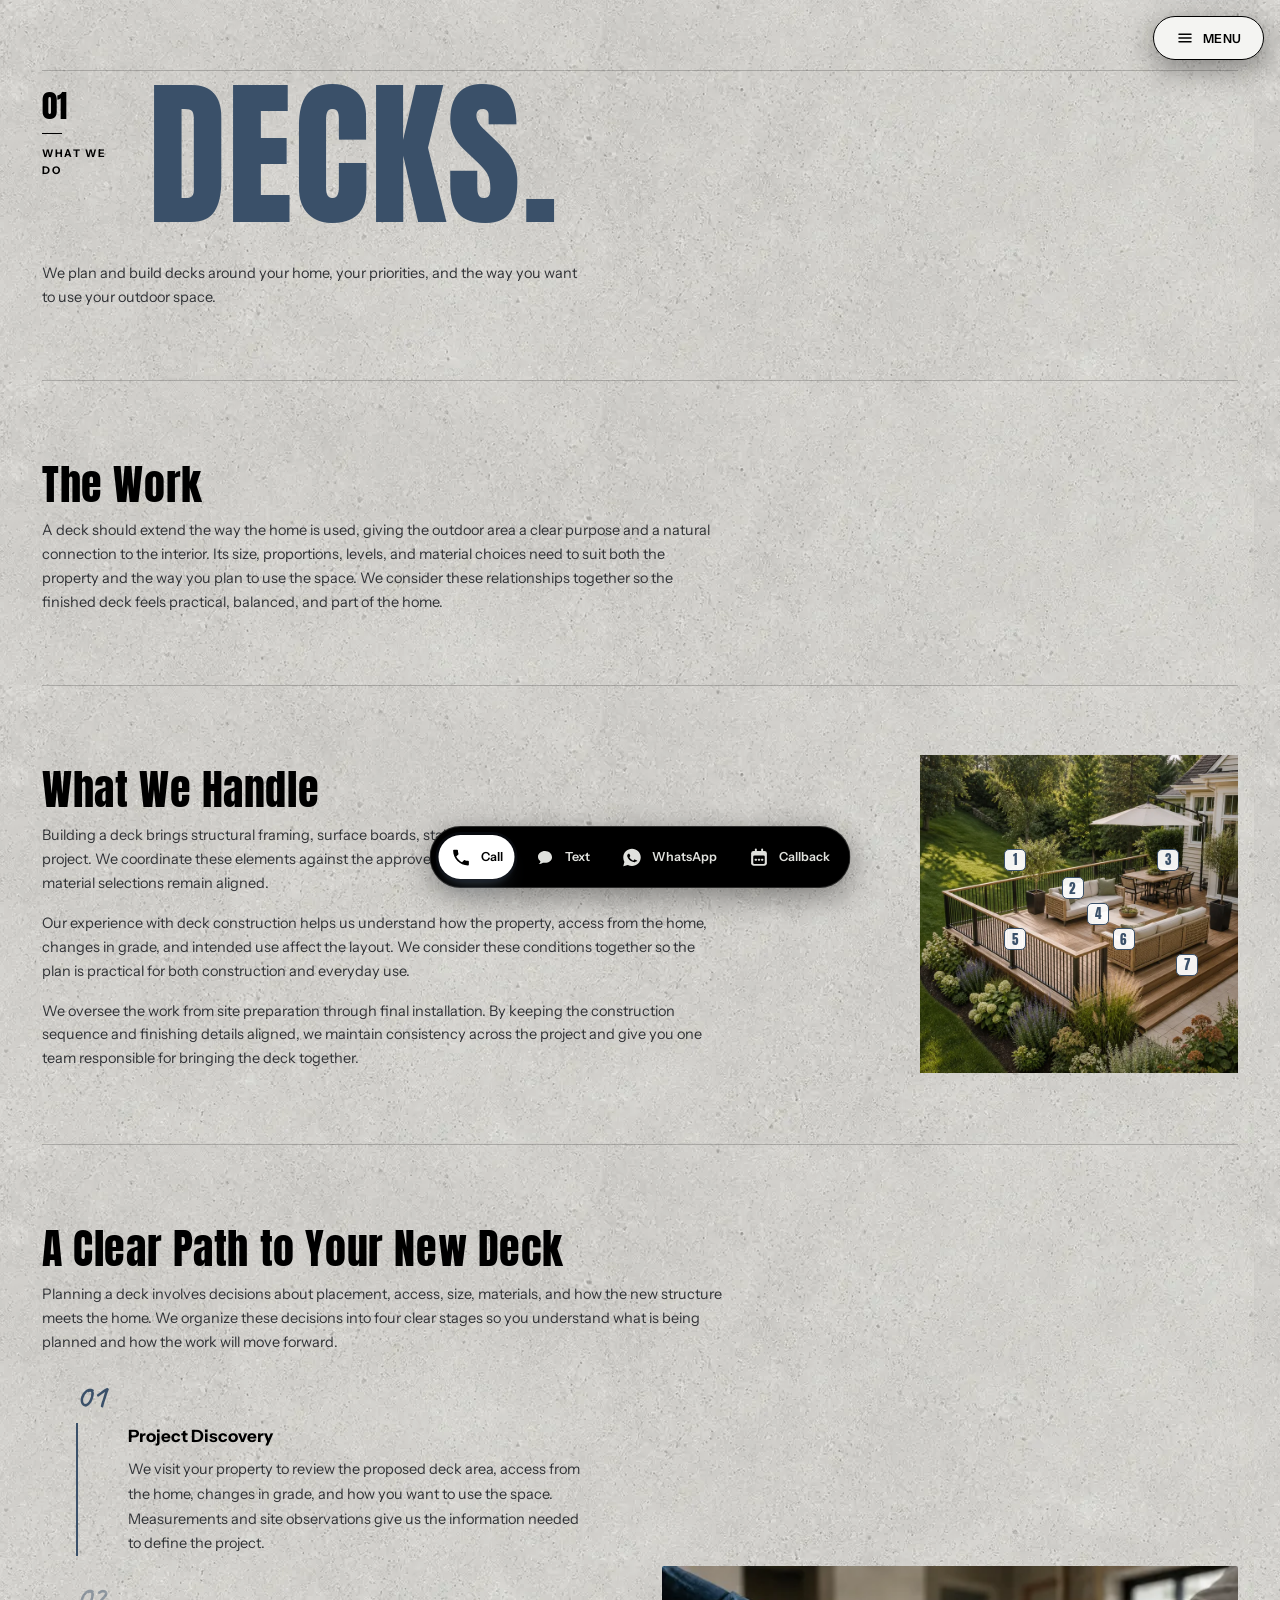
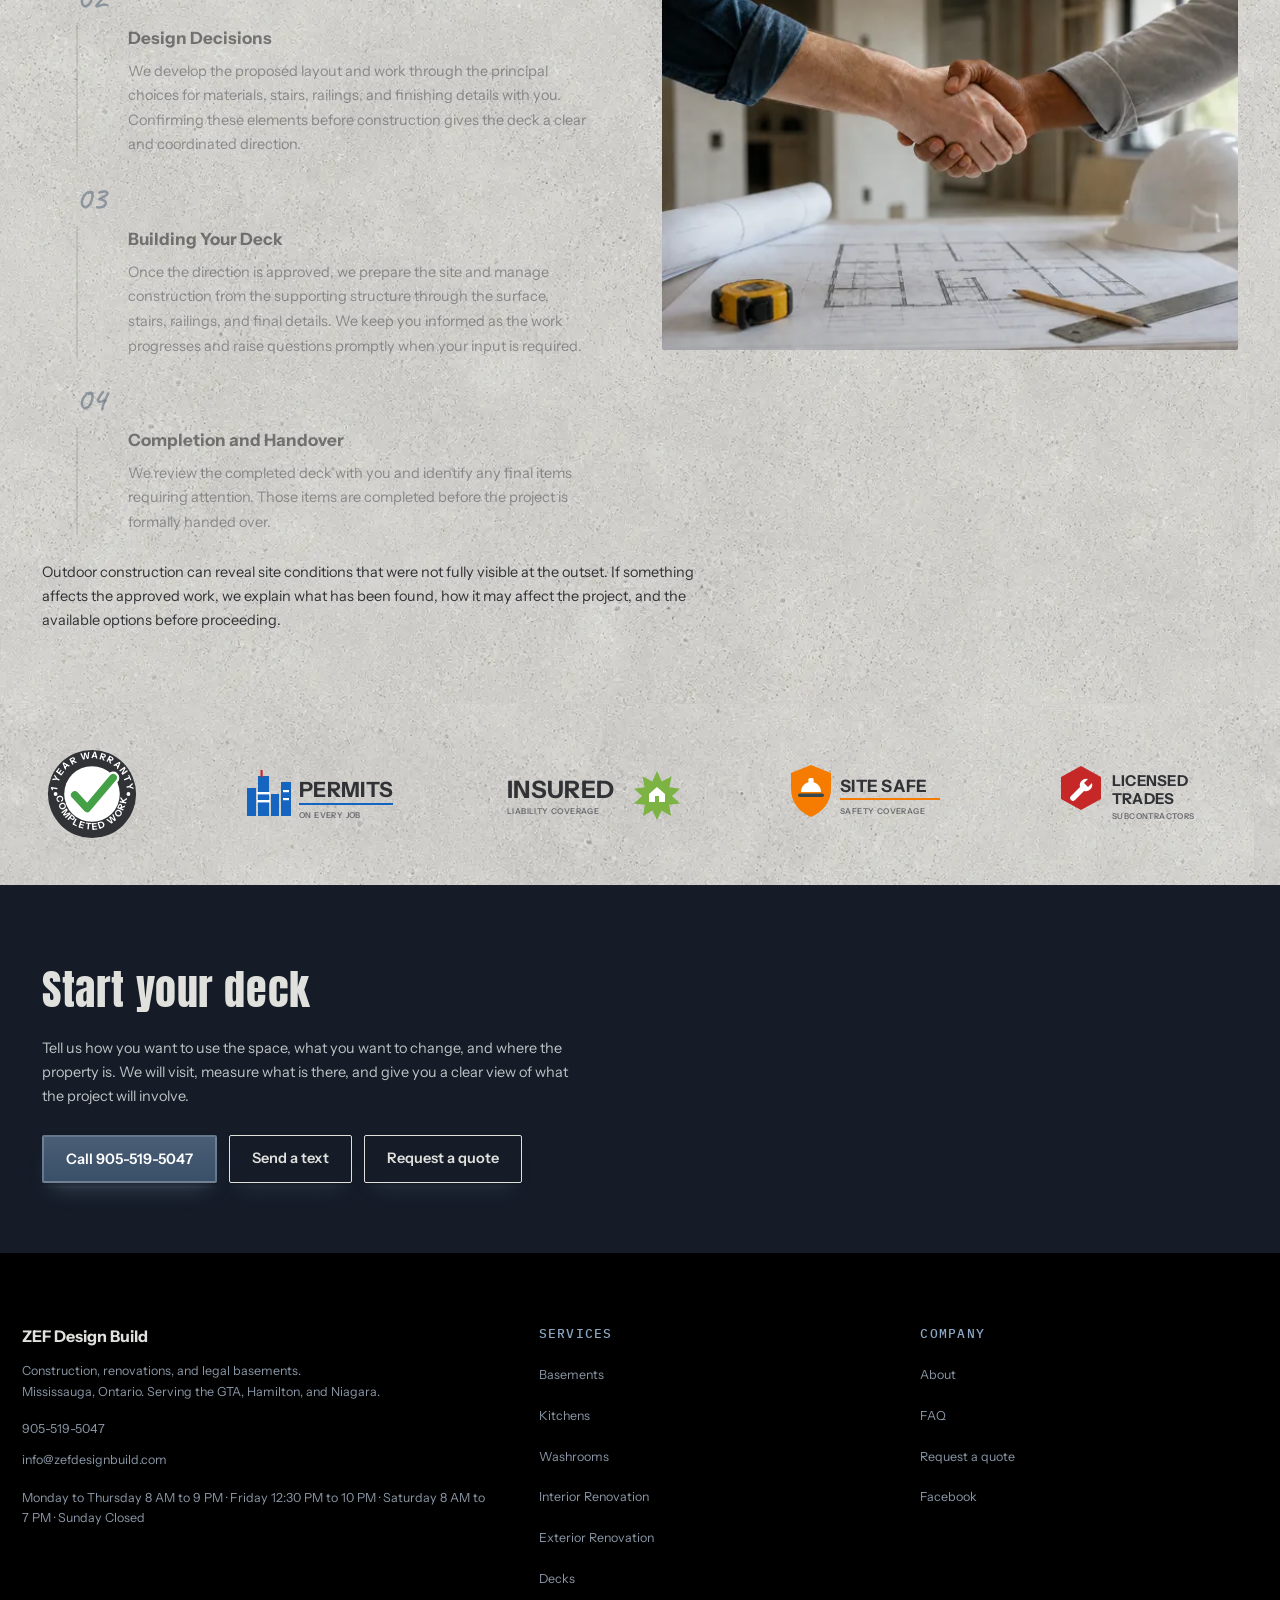
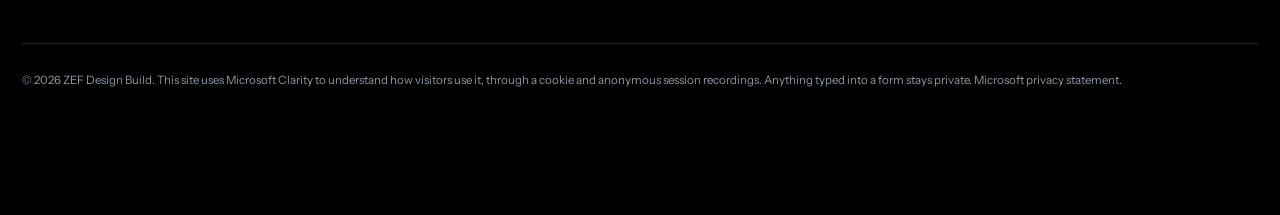
<file: decks.html>
<!DOCTYPE html>
<html lang="en">
<head>
<meta charset="UTF-8">
<meta name="viewport" content="width=device-width, initial-scale=1.0">
<link rel="icon" type="image/png" sizes="64x64" href="assets/favicon-64.png">
<link rel="apple-touch-icon" href="assets/apple-touch-icon.png">
<title>Deck Building, Mississauga | ZEF Design Build</title>
<meta name="description" content="Decks built across the GTA, Hamilton, and Niagara, with the permits the work requires.">

<link rel="canonical" href="https://zefdesignbuild.com/decks">
<meta property="og:title" content="Deck Building, Mississauga | ZEF Design Build">
<meta property="og:description" content="Decks built across the GTA, Hamilton, and Niagara, with the permits the work requires.">
<meta property="og:type" content="website">
<meta property="og:url" content="https://zefdesignbuild.com/decks">
<meta property="og:site_name" content="ZEF Design Build">
<meta property="og:image" content="https://zefdesignbuild.com/assets/kitchen-hero-1600.jpg">
<meta property="og:image:width" content="1600">
<meta property="og:image:height" content="896">
<meta property="og:image:alt" content="A finished kitchen built by ZEF Design Build">
<meta name="twitter:card" content="summary_large_image">
<link rel="preconnect" href="https://fonts.googleapis.com">
<link rel="preconnect" href="https://fonts.gstatic.com" crossorigin>
<link href="https://fonts.googleapis.com/css2?family=Anton&family=Oswald:wght@300;400&family=Instrument+Sans:wght@400;500;600;700&family=IBM+Plex+Mono:wght@400;500&family=Caveat:wght@600&display=swap" rel="stylesheet">
<link rel="stylesheet" href="css/site.css?v=b16daa4e">
<script type="application/ld+json">{"@context": "https://schema.org", "@type": "GeneralContractor", "name": "ZEF Design Build", "url": "https://zefdesignbuild.com", "email": "info@zefdesignbuild.com", "telephone": "+1-905-519-5047", "address": {"@type": "PostalAddress", "addressLocality": "Mississauga", "addressRegion": "ON", "addressCountry": "CA"}, "areaServed": [{"@type": "Place", "name": "Greater Toronto Area"}, {"@type": "Place", "name": "Hamilton"}, {"@type": "Place", "name": "Niagara"}], "openingHoursSpecification": [{"@type": "OpeningHoursSpecification", "dayOfWeek": ["Monday", "Tuesday", "Wednesday", "Thursday"], "opens": "08:00", "closes": "21:00"}, {"@type": "OpeningHoursSpecification", "dayOfWeek": ["Friday"], "opens": "12:30", "closes": "22:00"}, {"@type": "OpeningHoursSpecification", "dayOfWeek": ["Saturday"], "opens": "08:00", "closes": "19:00"}], "sameAs": ["https://www.facebook.com/profile.php?id=61578318698367"], "foundingDate": "2016"}</script>
<script>(function(c,l,a,r,i,t,y){c[a]=c[a]||function(){(c[a].q=c[a].q||[]).push(arguments)};t=l.createElement(r);t.async=1;t.src="https://www.clarity.ms/tag/"+i;y=l.getElementsByTagName(r)[0];y.parentNode.insertBefore(t,y);})(window,document,"clarity","script","yfbqsn7lou");</script>
</head>
<body>
<a class="skip" href="#main">Skip to content</a>
<header class="site" id="site-nav">
  <div class="hrow">
    <button class="burger" type="button" aria-label="Open menu" aria-expanded="false" aria-controls="mpop">
      <svg viewBox="0 0 24 24" aria-hidden="true">
        <path d="M4 12L20 12" class="l1"/>
        <path d="M4 12H20" class="l2"/>
        <path d="M4 12H20" class="l3"/>
      </svg>
    </button>
    <a class="lockup" href="./">
      <img class="mark" src="assets/logo-chevron.png" alt="" width="40" height="45">
      <span class="ltext"><b>ZEF</b><span>DESIGN BUILD</span></span>
    </a>
    <nav class="menu" aria-label="Main">
      <a href="commercial">Commercial</a><button type="button" data-dd="dd-services" aria-expanded="false" aria-controls="dd-services">Services <svg class="chev" viewBox="0 0 24 24" aria-hidden="true"><path d="M6 9l6 6 6-6" fill="none" stroke="currentColor" stroke-width="2" stroke-linecap="round" stroke-linejoin="round"/></svg></button><a href="./#about">About</a><a href="faq">FAQ</a><a href="contact">Contact Us</a>
    </nav>
    <div class="hright">
      <a class="ghost-btn" href="tel:9055195047">Call</a>
      <a class="quote-btn" href="contact">Get a quote</a>
    </div>
    <div class="dd" id="dd-services"><div class="ddgrid"><a href="legal-basements"><span class="thumb"><picture><source srcset="assets/basement-320.webp 320w" type="image/webp" sizes="70px"><img src="assets/basement-320.jpg" alt="A finished legal basement living area" width="320" height="320" loading="lazy" decoding="async"></picture></span><span><b>Basements</b><i>Finished living spaces and legal rental units.</i></span></a><a href="kitchens"><span class="thumb"><picture><source srcset="assets/kitchen-320.webp 320w" type="image/webp" sizes="70px"><img src="assets/kitchen-320.jpg" alt="A finished kitchen with white cabinets, an oak island, and a full-height garden window" width="320" height="320" loading="lazy" decoding="async"></picture></span><span><b>Kitchens</b><i>Complete renovations, planned around everyday use.</i></span></a><a href="washrooms"><span class="thumb"><picture><source srcset="assets/washroom-320.webp 320w" type="image/webp" sizes="70px"><img src="assets/washroom-320.jpg" alt="A finished washroom with tiled walls and a glass shower screen" width="320" height="320" loading="lazy" decoding="async"></picture></span><span><b>Washrooms</b><i>Complete renovations, from layout to final finishes.</i></span></a><a href="interior-renovation"><span class="thumb"><picture><source srcset="assets/interior-320.webp 320w" type="image/webp" sizes="70px"><img src="assets/interior-320.jpg" alt="A finished open-plan living room after an interior renovation" width="320" height="320" loading="lazy" decoding="async"></picture></span><span><b>Interior Renovation</b><i>One room, connected spaces, or an entire floor.</i></span></a><a href="exterior-renovation"><span class="thumb"><picture><source srcset="assets/exterior-320.webp 320w" type="image/webp" sizes="70px"><img src="assets/exterior-320.jpg" alt="The front of a house after an exterior renovation" width="320" height="320" loading="lazy" decoding="async"></picture></span><span><b>Exterior Renovation</b><i>Siding, windows, doors, and coordinated exterior updates.</i></span></a><a href="decks"><span class="thumb"><picture><source srcset="assets/deck-320.webp 320w" type="image/webp" sizes="70px"><img src="assets/deck-320.jpg" alt="A finished backyard deck with seating and planting around it" width="320" height="320" loading="lazy" decoding="async"></picture></span><span><b>Decks</b><i>Outdoor spaces designed and built for everyday use.</i></span></a></div></div>
    <div class="mpop" id="mpop">
  <a href="commercial">Commercial</a>
  <div class="sep" role="separator" aria-orientation="horizontal"></div>
  <div class="grp">Services</div>
  <a href="legal-basements">Basements</a>
  <a href="kitchens">Kitchens</a><a href="washrooms">Washrooms</a><a href="interior-renovation">Interior Renovation</a><a href="exterior-renovation">Exterior Renovation</a><a href="decks">Decks</a>
  <div class="sep" role="separator" aria-orientation="horizontal"></div>
  <a href="./#about">About</a>
  <a href="faq">FAQ</a>
  <a href="contact">Contact Us</a>
</div>

  </div>
</header>
<button class="navhint" type="button" aria-controls="site-nav" aria-expanded="false"><svg viewBox="0 0 24 24" aria-hidden="true"><path d="M4 7h16M4 12h16M4 17h16"/></svg><span>Menu</span></button>
<main id="main">
<section class="band" style="--split-media:318px">
  <div class="inner">
    <div class="sechead reveal pagetitle">
    <div class="sechead-meta">
      <span class="sechead-num" aria-hidden="true">01</span>
      <span class="sechead-tick" aria-hidden="true"></span>
      <span class="sechead-label">What we do</span>
    </div>
    <h1 class="sec">Decks<span class="sechead-stop" aria-hidden="true">.</span></h1>
  </div>
    <p class="lead reveal">We plan and build decks around your home, your priorities, and the way you want to use your outdoor space.</p>
  </div>
</section>

<section class="band ruled">
  <div class="inner reveal">
    <h2 class="sec">The Work</h2>
    <div class="prose"><p>A deck should extend the way the home is used, giving the outdoor area a clear purpose and a natural connection to the interior. Its size, proportions, levels, and material choices need to suit both the property and the way you plan to use the space. We consider these relationships together so the finished deck feels practical, balanced, and part of the home.</p></div>
  </div>
</section>

<section class="band ruled" style="--split-media:318px">
  <div class="inner reveal">
    <div class="svcsplit"><div class="svcsplit-words"><h2 class="sec">What We Handle</h2><div class="prose"><p>Building a deck brings structural framing, surface boards, stairs, railings, and finishing details into one project. We coordinate these elements against the approved plan so the dimensions, connections, and material selections remain aligned.</p><p>Our experience with deck construction helps us understand how the property, access from the home, changes in grade, and intended use affect the layout. We consider these conditions together so the plan is practical for both construction and everyday use.</p><p>We oversee the work from site preparation through final installation. By keeping the construction sequence and finishing details aligned, we maintain consistency across the project and give you one team responsible for bringing the deck together.</p></div></div><figure class="lph lph-split"><div class="lphshot"><picture><source srcset="assets/deck-760.webp 760w, assets/deck.webp 1254w" type="image/webp" sizes="(max-width:900px) 100vw, 318px"><img src="assets/deck.jpg" srcset="assets/deck-760.jpg 760w, assets/deck.jpg 1254w" sizes="(max-width:900px) 100vw, 318px" alt="A finished backyard deck with the elements ZEF builds named on the photograph" width="1254" height="1254" loading="lazy" decoding="async"></picture><button type="button" class="lphmark" data-side="r" aria-expanded="false" style="--x:30%;--y:33%"><span class="lphdot" aria-hidden="true">1</span><span class="lphlab">Railing</span></button><button type="button" class="lphmark" data-side="r" aria-expanded="false" style="--x:48%;--y:42%"><span class="lphdot" aria-hidden="true">2</span><span class="lphlab">Deck boards</span></button><button type="button" class="lphmark" data-side="l" aria-expanded="false" style="--x:78%;--y:33%"><span class="lphdot" aria-hidden="true">3</span><span class="lphlab">Connection to the home</span></button><button type="button" class="lphmark" data-side="l" aria-expanded="false" style="--x:56%;--y:50%"><span class="lphdot" aria-hidden="true">4</span><span class="lphlab">Level change</span></button><button type="button" class="lphmark" data-side="r" aria-expanded="false" style="--x:30%;--y:58%"><span class="lphdot" aria-hidden="true">5</span><span class="lphlab">Fascia and skirt</span></button><button type="button" class="lphmark" data-side="l" aria-expanded="false" style="--x:64%;--y:58%"><span class="lphdot" aria-hidden="true">6</span><span class="lphlab">Stairs</span></button><button type="button" class="lphmark" data-side="l" aria-expanded="false" style="--x:84%;--y:66%"><span class="lphdot" aria-hidden="true">7</span><span class="lphlab">Paving at grade</span></button></div></figure></div>
    
  </div>
</section>


<section class="svcidx ruled">
  <div class="inner">
    <h2 class="sec reveal">A Clear Path to Your New Deck</h2>
    <div class="prose reveal">
      <p>Planning a deck involves decisions about placement, access, size, materials, and how the new structure meets the home. We organize these decisions into four clear stages so you understand what is being planned and how the work will move forward.</p>
    </div>
    <div class="stepwrap"><div class="scrollsteps" data-scrollsteps data-count="4" id="ss-decks"><div class="ssrunway" style="--ss-n:4"><div class="ssstage"><ol class="sslist"><li class="ssitem" data-i="0"><span class="ssnum mono" aria-hidden="true">01</span><button type="button" class="sspick" data-go="0"><span class="vh">Show step 1</span></button><div class="ssbar" aria-hidden="true"><span class="ssfill"></span></div><div class="sstext"><h3>Project Discovery</h3><p>We visit your property to review the proposed deck area, access from the home, changes in grade, and how you want to use the space. Measurements and site observations give us the information needed to define the project.</p></div><figure class="ssinline"><picture><source srcset="assets/00-consultation-560.webp 560w, assets/00-consultation-800.webp 800w, assets/00-consultation.webp 900w" type="image/webp" sizes="(max-width:900px) 100vw, 560px"><img src="assets/00-consultation.jpg" srcset="assets/00-consultation-560.jpg 560w, assets/00-consultation-800.jpg 800w, assets/00-consultation.jpg 900w" sizes="(max-width:900px) 100vw, 560px" alt="Two people talking a project through over a floor plan on site" width="900" height="600" loading="lazy" decoding="async"></picture></figure></li><li class="ssitem" data-i="1"><span class="ssnum mono" aria-hidden="true">02</span><button type="button" class="sspick" data-go="1"><span class="vh">Show step 2</span></button><div class="ssbar" aria-hidden="true"><span class="ssfill"></span></div><div class="sstext"><h3>Design Decisions</h3><p>We develop the proposed layout and work through the principal choices for materials, stairs, railings, and finishing details with you. Confirming these elements before construction gives the deck a clear and coordinated direction.</p></div><figure class="ssinline"><picture><source srcset="assets/deck-elevation-560.webp 560w, assets/deck-elevation-800.webp 800w, assets/deck-elevation.webp 1800w" type="image/webp" sizes="(max-width:900px) 100vw, 560px"><img src="assets/deck-elevation.jpg" srcset="assets/deck-elevation-560.jpg 560w, assets/deck-elevation-800.jpg 800w, assets/deck-elevation.jpg 1800w" sizes="(max-width:900px) 100vw, 560px" alt="A pencil elevation drawing of the rear of a house with a raised deck, railings and steps down to the garden" width="1800" height="1200" loading="lazy" decoding="async"></picture></figure></li><li class="ssitem" data-i="2"><span class="ssnum mono" aria-hidden="true">03</span><button type="button" class="sspick" data-go="2"><span class="vh">Show step 3</span></button><div class="ssbar" aria-hidden="true"><span class="ssfill"></span></div><div class="sstext"><h3>Building Your Deck</h3><p>Once the direction is approved, we prepare the site and manage construction from the supporting structure through the surface, stairs, railings, and final details. We keep you informed as the work progresses and raise questions promptly when your input is required.</p></div><figure class="ssinline"><picture><source srcset="assets/deck-building-560.webp 560w, assets/deck-building-800.webp 800w, assets/deck-building.webp 1800w" type="image/webp" sizes="(max-width:900px) 100vw, 560px"><img src="assets/deck-building.jpg" srcset="assets/deck-building-560.jpg 560w, assets/deck-building-800.jpg 800w, assets/deck-building.jpg 1800w" sizes="(max-width:900px) 100vw, 560px" alt="A deck under construction with the joists exposed on one side and the boards laid on the other, tools and screws on the finished decking" width="1800" height="1200" loading="lazy" decoding="async"></picture></figure></li><li class="ssitem" data-i="3"><span class="ssnum mono" aria-hidden="true">04</span><button type="button" class="sspick" data-go="3"><span class="vh">Show step 4</span></button><div class="ssbar" aria-hidden="true"><span class="ssfill"></span></div><div class="sstext"><h3>Completion and Handover</h3><p>We review the completed deck with you and identify any final items requiring attention. Those items are completed before the project is formally handed over.</p></div><figure class="ssinline"><picture><source srcset="assets/deck-finished-560.webp 560w, assets/deck-finished-800.webp 800w, assets/deck-finished.webp 1800w" type="image/webp" sizes="(max-width:900px) 100vw, 560px"><img src="assets/deck-finished.jpg" srcset="assets/deck-finished-560.jpg 560w, assets/deck-finished-800.jpg 800w, assets/deck-finished.jpg 1800w" sizes="(max-width:900px) 100vw, 560px" alt="A finished backyard deck at dusk, with railings, wide steps down to a stone path and a dining table under the house lights" width="1800" height="1200" loading="lazy" decoding="async"></picture></figure></li></ol><div class="ssmedia" aria-hidden="true"><figure class="ssshot on" data-i="0" aria-hidden="true"><picture><source srcset="assets/00-consultation-560.webp 560w, assets/00-consultation-800.webp 800w, assets/00-consultation.webp 900w" type="image/webp" sizes="560px"><img src="assets/00-consultation.jpg" srcset="assets/00-consultation-560.jpg 560w, assets/00-consultation-800.jpg 800w, assets/00-consultation.jpg 900w" sizes="560px" alt="Two people talking a project through over a floor plan on site" width="900" height="600" loading="lazy" decoding="async"></picture></figure><figure class="ssshot" data-i="1" aria-hidden="true"><picture><source srcset="assets/deck-elevation-560.webp 560w, assets/deck-elevation-800.webp 800w, assets/deck-elevation.webp 1800w" type="image/webp" sizes="560px"><img src="assets/deck-elevation.jpg" srcset="assets/deck-elevation-560.jpg 560w, assets/deck-elevation-800.jpg 800w, assets/deck-elevation.jpg 1800w" sizes="560px" alt="A pencil elevation drawing of the rear of a house with a raised deck, railings and steps down to the garden" width="1800" height="1200" loading="lazy" decoding="async"></picture></figure><figure class="ssshot" data-i="2" aria-hidden="true"><picture><source srcset="assets/deck-building-560.webp 560w, assets/deck-building-800.webp 800w, assets/deck-building.webp 1800w" type="image/webp" sizes="560px"><img src="assets/deck-building.jpg" srcset="assets/deck-building-560.jpg 560w, assets/deck-building-800.jpg 800w, assets/deck-building.jpg 1800w" sizes="560px" alt="A deck under construction with the joists exposed on one side and the boards laid on the other, tools and screws on the finished decking" width="1800" height="1200" loading="lazy" decoding="async"></picture></figure><figure class="ssshot" data-i="3" aria-hidden="true"><picture><source srcset="assets/deck-finished-560.webp 560w, assets/deck-finished-800.webp 800w, assets/deck-finished.webp 1800w" type="image/webp" sizes="560px"><img src="assets/deck-finished.jpg" srcset="assets/deck-finished-560.jpg 560w, assets/deck-finished-800.jpg 800w, assets/deck-finished.jpg 1800w" sizes="560px" alt="A finished backyard deck at dusk, with railings, wide steps down to a stone path and a dining table under the house lights" width="1800" height="1200" loading="lazy" decoding="async"></picture></figure></div></div></div></div></div>
    <div class="prose spaced reveal">
      <p>Outdoor construction can reveal site conditions that were not fully visible at the outset. If something affects the approved work, we explain what has been found, how it may affect the project, and the available options before proceeding.</p>
    </div>
  </div>
</section>



<section class="certs" aria-label="What is behind the work">
  <div class="inner reveal"><div class="badge" style="--bw:92px"><svg viewBox="0 0 96 96" role="img" aria-label="One year material warranty on completed work">
      <defs>
        <path id="arcT" d="M11 48 A37 37 0 0 1 85 48"/>
        <path id="arcB" d="M11 48 A37 37 0 0 0 85 48"/>
      </defs>
      <circle cx="48" cy="48" r="46" fill="#303236"/>
      <circle cx="48" cy="48" r="29" fill="#FFFFFF"/>
      <text class="bring"><textPath href="#arcT" startOffset="50%" text-anchor="middle">1 YEAR WARRANTY</textPath></text>
      <text class="bring"><textPath href="#arcB" startOffset="50%" text-anchor="middle">COMPLETED WORK</textPath></text>
      <circle cx="10" cy="48" r="2" fill="#FFFFFF"/><circle cx="86" cy="48" r="2" fill="#FFFFFF"/>
      <path d="M30 49 l13 14 L70 31" fill="none" stroke="#FFFFFF" stroke-width="13" stroke-linecap="round" stroke-linejoin="round"/>
      <path d="M30 49 l13 14 L70 31" fill="none" stroke="#43A047" stroke-width="8" stroke-linecap="round" stroke-linejoin="round"/>
    </svg></div><div class="badge" style="--bw:156px"><svg viewBox="0 0 156 64" role="img" aria-label="Permits on every job">
      <g fill="#1565C0">
        <rect x="2" y="26" width="9" height="28"/>
        <rect x="13" y="14" width="11" height="40"/>
        <rect x="26" y="32" width="8" height="22"/>
        <rect x="36" y="20" width="10" height="34"/>
        <rect x="15.5" y="8" width="2.2" height="7" fill="#C62828"/>
        <rect x="12" y="30" width="13" height="2.4" fill="#FFFFFF"/>
        <rect x="12" y="38" width="13" height="2.4" fill="#FFFFFF"/>
        <rect x="38" y="28" width="6" height="2.2" fill="#FFFFFF"/>
        <rect x="38" y="36" width="6" height="2.2" fill="#FFFFFF"/>
      </g>
      <text x="54" y="35" style="font-size:21px" class="bsolid">PERMITS</text>
      <rect x="54" y="41" width="94" height="2" fill="#1565C0"/>
      <text x="54" y="56" class="bsub">ON EVERY JOB</text>
    </svg></div><div class="badge" style="--bw:174px"><svg viewBox="0 0 174 64" role="img" aria-label="Liability insurance">
      <text x="0" y="36" style="font-size:24px" class="bsolid">INSURED</text>
      <text x="0" y="52" class="bsub">LIABILITY COVERAGE</text>
      <g transform="translate(150 32)">
        <path fill="#7CB342" d="M0 -23 L4.8 -12.4 L14.6 -17.8 L12.4 -6.8 L23 -5.2 L15 2 L23 9.6 L12.2 10.8 L14 22 L4.6 16.4 L0 26 L-4.6 16.4 L-14 22 L-12.2 10.8 L-23 9.6 L-15 2 L-23 -5.2 L-12.4 -6.8 L-14.6 -17.8 L-4.8 -12.4 Z"/>
        <path fill="#FFFFFF" d="M-8 8 v-8 l8 -7 l8 7 v8 h-6 v-6 h-4 v6 Z"/>
      </g>
    </svg></div><div class="badge" style="--bw:164px"><svg viewBox="0 0 164 64" role="img" aria-label="Workplace safety coverage">
      <path fill="#F57C00" d="M23 3 L43 11 v16 c0 14 -9 23 -20 28 C12 50 3 41 3 27 V11 Z"/>
      <g fill="#FFFFFF">
        <path d="M23 20 c-6 0 -10 4.5 -10 10 h20 c0 -5.5 -4 -10 -10 -10 Z"/>
        <rect x="10" y="31.5" width="26" height="3.6" rx="1.8" fill="#37474F"/>
        <rect x="20.4" y="16" width="5.2" height="6" rx="1.5"/>
      </g>
      <text x="52" y="30" style="font-size:17px" class="bsolid">SITE SAFE</text>
      <rect x="52" y="36" width="100" height="2" fill="#F57C00"/>
      <text x="52" y="52" class="bsub">SAFETY COVERAGE</text>
    </svg></div><div class="badge" style="--bw:176px"><svg viewBox="0 0 176 64" role="img" aria-label="Licensed subcontractors">
      <path fill="#C62828" d="M23 4 L43 15 v22 L23 48 L3 37 V15 Z"/>
      <path fill="#FFFFFF" d="M13 34 l9 -9 a6.5 6.5 0 0 1 8 -8 l-4 4 4 4 4 -4 a6.5 6.5 0 0 1 -8 8 l-9 9 a2.8 2.8 0 1 1 -4 -4 Z"/>
      <text x="54" y="24" style="font-size:15px" class="bsolid">LICENSED</text>
      <text x="54" y="42" style="font-size:15px" class="bsolid">TRADES</text>
      <text x="54" y="57" class="bsub">SUBCONTRACTORS</text>
    </svg></div></div>
</section>


<section class="quoteband headwide">
  <div class="inner reveal">
    <h2 class="sec">Start your deck</h2>
    <p class="lead">Tell us how you want to use the space, what you want to change, and where the property is. We will visit, measure what is there, and give you a clear view of what the project will involve.</p>
    <div class="ctas">
      <a class="btn1" href="tel:9055195047">Call 905-519-5047</a>
      <a class="btn2" href="sms:9055195047">Send a text</a>
      
      <a class="btn2" href="contact">Request a quote</a>
    </div>
  </div>
</section>


</main>
<div class="footer-stage">
<footer class="site">
  <div class="inner">
    <div>
      <b>ZEF Design Build</b>
      <p>Construction, renovations, and legal basements.<br>
      Mississauga, Ontario. Serving the GTA, Hamilton, and Niagara.</p>
      <p><a href="tel:9055195047">905-519-5047</a><br>
      <a href="mailto:info@zefdesignbuild.com">info@zefdesignbuild.com</a></p>
      <p>Monday to Thursday 8 AM to 9 PM &middot; Friday 12:30 PM to 10 PM &middot; Saturday 8 AM to 7 PM &middot; Sunday Closed</p>
    </div>
    <div>
      <h2>Services</h2>
      <ul><li><a href="legal-basements">Basements</a></li><li><a href="kitchens">Kitchens</a></li><li><a href="washrooms">Washrooms</a></li><li><a href="interior-renovation">Interior Renovation</a></li><li><a href="exterior-renovation">Exterior Renovation</a></li><li><a href="decks">Decks</a></li></ul>
    </div>
    <div>
      <h2>Company</h2>
      <ul>
        <li><a href="./#about">About</a></li>
        <li><a href="faq">FAQ</a></li>
        <li><a href="contact">Request a quote</a></li>
        <li><a href="https://www.facebook.com/profile.php?id=61578318698367" target="_blank" rel="noopener">Facebook</a></li>
      </ul>
    </div>
  </div>
  <div class="legal">&copy; 2026 ZEF Design Build. This site uses Microsoft Clarity to understand how visitors use it, through a cookie and anonymous session recordings. Anything typed into a form stays private. <a href="https://privacy.microsoft.com/privacystatement" target="_blank" rel="noopener">Microsoft privacy statement</a>.</div>
</footer>
</div>
<nav class="dock" aria-label="Contact">
  <a class="call" href="tel:9055195047"><svg viewBox="0 0 24 24" aria-hidden="true"><path fill="currentColor" d="M6.6 10.8c1.4 2.8 3.8 5.1 6.6 6.6l2.2-2.2c.3-.3.7-.4 1-.2 1.1.4 2.3.6 3.6.6.6 0 1 .4 1 1V20c0 .6-.4 1-1 1C10.6 21 3 13.4 3 4c0-.6.4-1 1-1h3.5c.6 0 1 .4 1 1 0 1.2.2 2.4.6 3.6.1.3 0 .7-.2 1l-2.3 2.2z"/></svg><span>Call</span></a>
  <a href="sms:9055195047"><svg viewBox="0 0 24 24" aria-hidden="true"><g transform="translate(12 12) scale(1.2) translate(-12 -12)"><path fill="currentColor" d="M12 5.9c-3.7 0-6.7 2.4-6.7 5.4 0 1.7.9 3.2 2.4 4.2-.2 1.1-.8 2.1-1.7 2.8 1.5-.1 2.9-.6 4.1-1.4.6.1 1.2.2 1.9.2 3.7 0 6.7-2.4 6.7-5.4S15.7 5.9 12 5.9z"/></g></svg><span>Text</span></a>
  <a href="https://wa.me/19055195047" target="_blank" rel="noopener"><svg viewBox="0 0 24 24" aria-hidden="true"><path fill="currentColor" d="M12 2C6.5 2 2 6.5 2 12c0 1.8.5 3.5 1.3 5L2 22l5.2-1.4c1.5.8 3.1 1.2 4.8 1.2 5.5 0 10-4.5 10-10S17.5 2 12 2zm4.8 14.1c-.2.6-1.2 1.1-1.7 1.2-.4.1-1 .1-1.6-.1-.4-.1-.9-.3-1.5-.5-2.6-1.1-4.3-3.8-4.4-3.9-.1-.2-1.1-1.4-1.1-2.7 0-1.3.7-1.9.9-2.2.2-.3.5-.3.7-.3h.5c.2 0 .4 0 .6.4.2.5.7 1.8.8 1.9.1.1.1.3 0 .4-.1.2-.1.3-.3.5l-.4.5c-.1.1-.3.3-.1.6.2.3.8 1.3 1.7 2.1 1.2 1 2.1 1.4 2.4 1.5.3.1.5.1.6-.1.2-.2.7-.8.9-1.1.2-.3.4-.2.6-.1.3.1 1.6.8 1.9.9.3.2.5.2.5.4.1.1.1.7-.1 1.3z"/></svg><span>WhatsApp</span></a>
  <a href="#" data-open="book-sheet"><svg viewBox="0 0 24 24" aria-hidden="true"><rect x="3" y="4.6" width="18" height="16.8" rx="2.8" fill="currentColor"/><rect x="7.3" y="1.8" width="2.2" height="4.8" rx="1.1" fill="currentColor"/><rect x="14.5" y="1.8" width="2.2" height="4.8" rx="1.1" fill="currentColor"/><rect x="5.4" y="9.8" width="13.2" height="9.6" rx="1.4" fill="var(--dock-bg)"/><g fill="currentColor"><rect x="7.2" y="13.4" width="2.3" height="2.3" rx=".6"/><rect x="10.85" y="13.4" width="2.3" height="2.3" rx=".6"/><rect x="14.5" y="13.4" width="2.3" height="2.3" rx=".6"/></g></svg><span>Callback</span></a>
</nav>
<div class="sheet wide" id="book-sheet" role="dialog" aria-modal="true" aria-labelledby="book-title">
  <div class="panel duo">
    <button class="close" type="button" aria-label="Close">
      <svg viewBox="0 0 24 24" aria-hidden="true"><path d="M5 5l14 14M19 5L5 19"/></svg>
    </button>
    <div class="bkform">
      <h2 id="book-title">Request a callback</h2>
      <p class="note">Estimates are free, at your property</p>
      <form data-validate class="formbody" method="post" action="https://formsubmit.co/info@zefdesignbuild.com" data-endpoint="https://formsubmit.co/ajax/" data-to-user="info" data-to-domain="zefdesignbuild.com" data-subject="ZEF website: callback request" data-failtext="Your details are still here. The send did not go through. Please try once more, or call 905-519-5047 and we will take them down on the phone." data-windows='{"1":[{"s":"08:00","l":"8 to 10 AM"},{"s":"10:00","l":"10 AM to 12 PM"},{"s":"12:00","l":"12 to 2 PM"},{"s":"14:00","l":"2 to 4 PM"},{"s":"16:00","l":"4 to 6 PM"},{"s":"18:00","l":"6 to 8 PM"},{"s":"20:00","l":"8 to 9 PM"}],"2":[{"s":"08:00","l":"8 to 10 AM"},{"s":"10:00","l":"10 AM to 12 PM"},{"s":"12:00","l":"12 to 2 PM"},{"s":"14:00","l":"2 to 4 PM"},{"s":"16:00","l":"4 to 6 PM"},{"s":"18:00","l":"6 to 8 PM"},{"s":"20:00","l":"8 to 9 PM"}],"3":[{"s":"08:00","l":"8 to 10 AM"},{"s":"10:00","l":"10 AM to 12 PM"},{"s":"12:00","l":"12 to 2 PM"},{"s":"14:00","l":"2 to 4 PM"},{"s":"16:00","l":"4 to 6 PM"},{"s":"18:00","l":"6 to 8 PM"},{"s":"20:00","l":"8 to 9 PM"}],"4":[{"s":"08:00","l":"8 to 10 AM"},{"s":"10:00","l":"10 AM to 12 PM"},{"s":"12:00","l":"12 to 2 PM"},{"s":"14:00","l":"2 to 4 PM"},{"s":"16:00","l":"4 to 6 PM"},{"s":"18:00","l":"6 to 8 PM"},{"s":"20:00","l":"8 to 9 PM"}],"5":[{"s":"12:30","l":"12:30 to 2:30 PM"},{"s":"14:30","l":"2:30 to 4:30 PM"},{"s":"16:30","l":"4:30 to 6:30 PM"},{"s":"18:30","l":"6:30 to 8:30 PM"},{"s":"20:30","l":"8:30 to 10 PM"}],"6":[{"s":"08:00","l":"8 to 10 AM"},{"s":"10:00","l":"10 AM to 12 PM"},{"s":"12:00","l":"12 to 2 PM"},{"s":"14:00","l":"2 to 4 PM"},{"s":"16:00","l":"4 to 6 PM"},{"s":"18:00","l":"6 to 7 PM"}]}'>
        <div class="bkroute">
          <span class="bkspine" aria-hidden="true"></span>
          <div class="bkstop field">
            <span class="bknode" aria-hidden="true"><svg viewBox="0 0 24 24"><path d="M12 21s-7-5.4-7-11a7 7 0 0 1 14 0c0 5.6-7 11-7 11z"/><circle cx="12" cy="10" r="2.6"/></svg></span>
            <input id="bk-where" name="where" type="text" autocomplete="address-level2" placeholder="Property address" aria-label="Where is the property">
          </div>
          <hr class="bksplit" aria-hidden="true">
          <div class="bkstop field">
            <span class="bknode" aria-hidden="true"><svg viewBox="0 0 24 24"><path d="M12 5v14M5 12h14"/></svg></span>
            <select id="bk-project" name="project" aria-label="What are we building">
              <option value="">What are we building</option>
              <option value="Legal basement">Legal basement</option><option value="Kitchen">Kitchen</option><option value="Washroom">Washroom</option><option value="Deck">Deck</option><option value="Interior renovation">Interior renovation</option><option value="Exterior renovation">Exterior renovation</option><option value="Something else">Something else</option>
            </select>
          </div>
        </div>
        <div class="bkgrid">
          <div class="field">
            <input id="bk-name" name="name" type="text" autocomplete="name" required placeholder="Your name" aria-label="Your name" aria-describedby="bk-name-err">
            <span class="err" id="bk-name-err">Please enter your name</span>
          </div>
          <div class="field">
            <input id="bk-phone" name="phone" type="tel" autocomplete="tel" required placeholder="Your phone number" aria-label="Your phone number" aria-describedby="bk-phone-err">
            <span class="err" id="bk-phone-err">Please enter a phone number we can reach you on</span>
          </div>
        </div>
        <div class="bkgrid when">
          <div class="field">
            <div class="dpick" data-locked>
              <div class="dpick-control">
                <input id="bk-when" name="when" type="text" autocomplete="off" placeholder="When suits you" aria-label="When suits you">
                <button class="dpick-clear" type="button" hidden aria-label="Clear the date">
                  <svg viewBox="0 0 24 24" aria-hidden="true"><path d="M6 6l12 12M18 6L6 18"/></svg>
                </button>
                <button class="dpick-open" type="button" hidden aria-expanded="false" aria-label="Pick a date from the calendar">
                  <svg viewBox="0 0 24 24" aria-hidden="true"><rect x="3" y="5" width="18" height="16" rx="2"/><path d="M8 3v4M16 3v4M3 10h18"/></svg>
                </button>
              </div>
              <div class="dpick-pop" hidden></div>
            </div>
          </div>
          <div class="field bkchip">
            <svg viewBox="0 0 24 24" aria-hidden="true"><circle cx="12" cy="12" r="9"/><path d="M12 7v5l3 3"/></svg>
            <select id="bk-time" name="time" data-window-list aria-label="Callback window">
              <option value="">Anytime</option>
              <option>8 to 10 AM</option><option>10 AM to 12 PM</option><option>12 to 2 PM</option><option>2 to 4 PM</option><option>4 to 6 PM</option><option>6 to 8 PM</option><option>8 to 10 PM</option>
            </select>
          </div>
        </div>
        <div class="bkactions">
          <button class="btn1 send" type="submit">Request a callback</button>
          <a class="bkcall" href="tel:9055195047">Or call 905-519-5047<svg viewBox="0 0 24 24" aria-hidden="true"><path d="M5 12h14M13 5l7 7-7 7"/></svg></a>
        </div>
        <p class="formerr" role="alert"></p>
          <input class="hp" type="text" name="_honey" tabindex="-1" autocomplete="off" aria-hidden="true" hidden>
          <input type="hidden" name="_subject" value="ZEF website: callback request">
          <input type="hidden" name="_captcha" value="false">
      </form>
      <div class="sent">
        <h3>Got it.</h3>
        <p>We have your details. We call back on the number you gave us. To reach us sooner, call <a href="tel:9055195047">905-519-5047</a>.</p>
      </div>
    </div>
    <div class="bkwhy"><h3>What you get</h3><ul class="bklist"><li><svg class="bkcheck" viewBox="0 0 24 24" aria-hidden="true"><path d="M4 12.5l5.2 5.2L20 7"/></svg><span>A visit at a time that suits you, evenings and Saturdays included</span></li><li><svg class="bkcheck" viewBox="0 0 24 24" aria-hidden="true"><path d="M4 12.5l5.2 5.2L20 7"/></svg><span>We look at the space and go through what you want changed</span></li><li><svg class="bkcheck" viewBox="0 0 24 24" aria-hidden="true"><path d="M4 12.5l5.2 5.2L20 7"/></svg><span>Your space is measured and drawn before anything is priced</span></li></ul><h3>What stands behind the work</h3><ul class="bklist"><li><svg class="bkcheck" viewBox="0 0 24 24" aria-hidden="true"><path d="M4 12.5l5.2 5.2L20 7"/></svg><span>Permits on every job, drawings and submissions handled</span></li><li><svg class="bkcheck" viewBox="0 0 24 24" aria-hidden="true"><path d="M4 12.5l5.2 5.2L20 7"/></svg><span>Liability insurance and workplace safety coverage</span></li><li><svg class="bkcheck" viewBox="0 0 24 24" aria-hidden="true"><path d="M4 12.5l5.2 5.2L20 7"/></svg><span>One year material warranty on completed work</span></li></ul><div class="bkwhy-photo" aria-hidden="true"><picture><source srcset="assets/zain-a8-band.webp 1170w" type="image/webp" sizes="(min-width: 901px) 420px"><img src="assets/zain-a8-band.jpg" alt="" width="1170" height="720" loading="lazy" decoding="async"></picture></div></div>
  </div>
</div>
<script src="js/vendor/lenis.min.js" defer></script>
<script src="js/main.js?v=3b43faaa" defer></script>
</body>
</html>
</file>
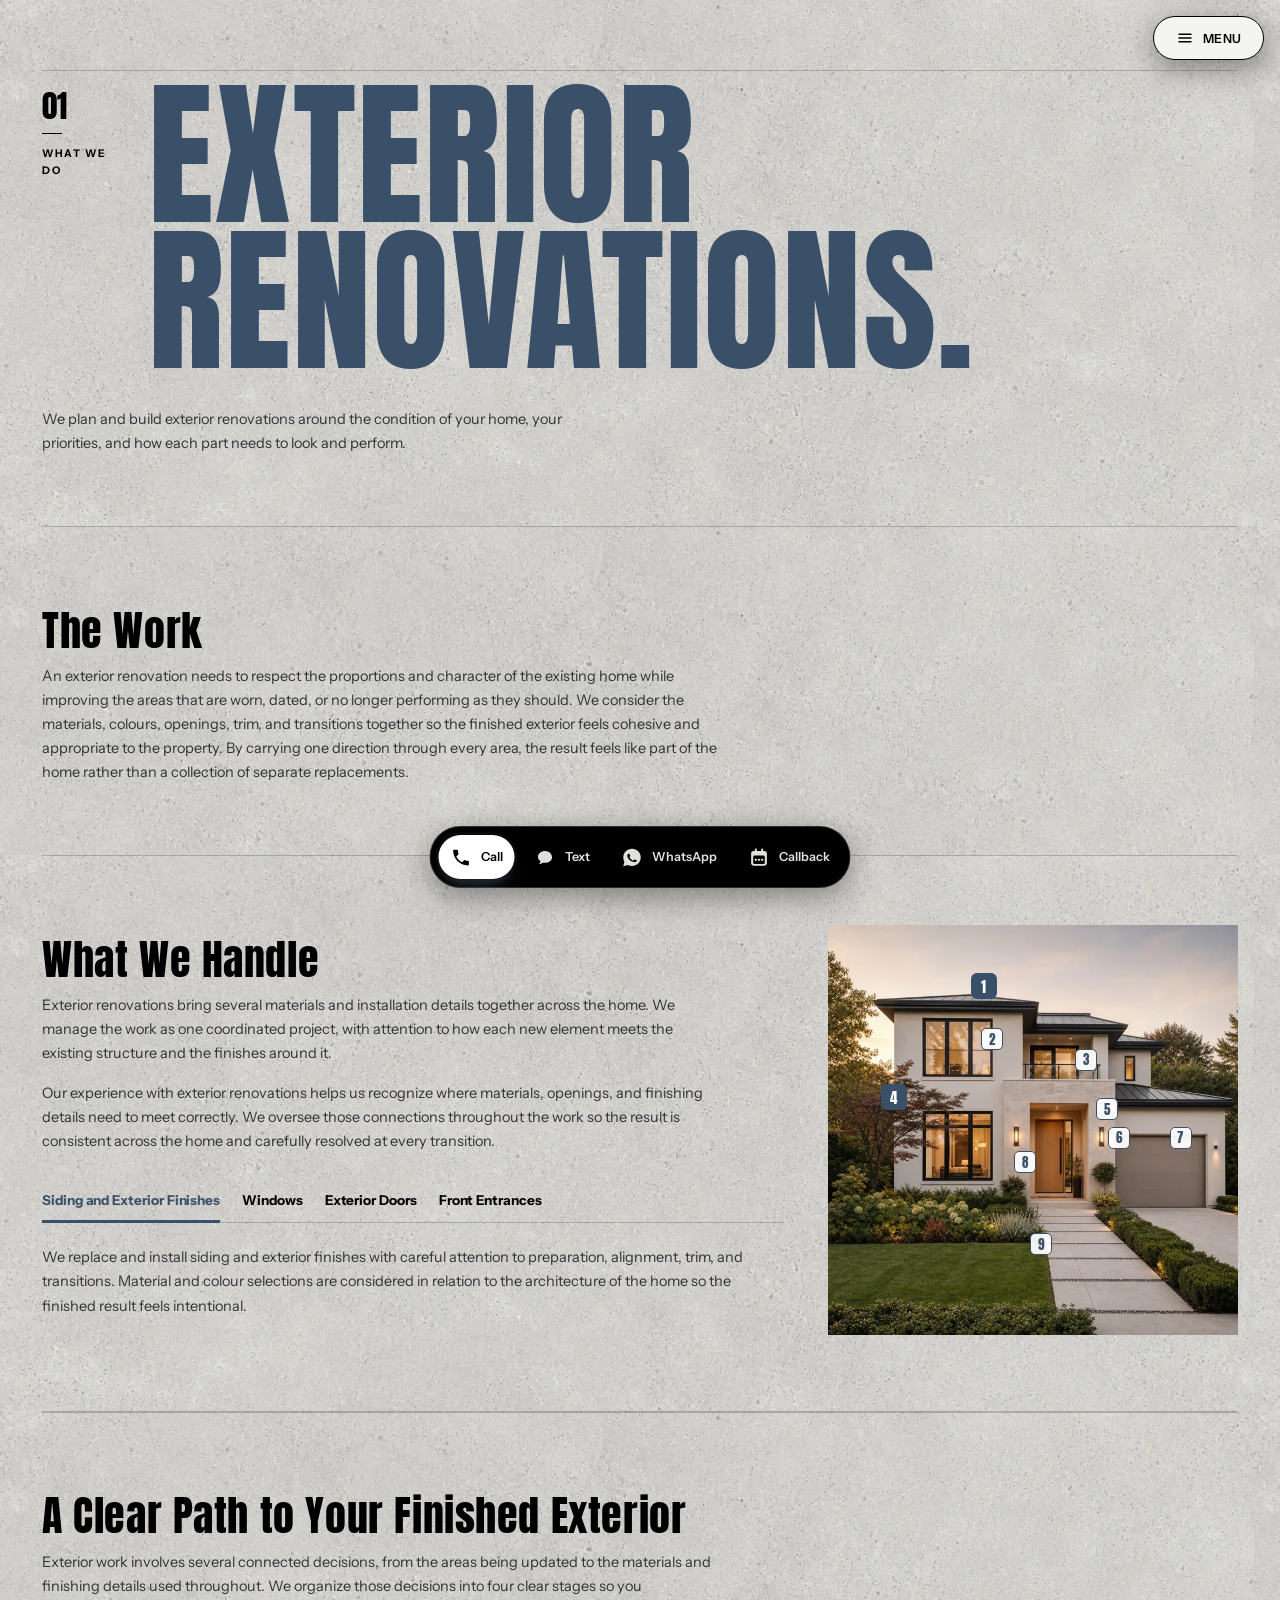
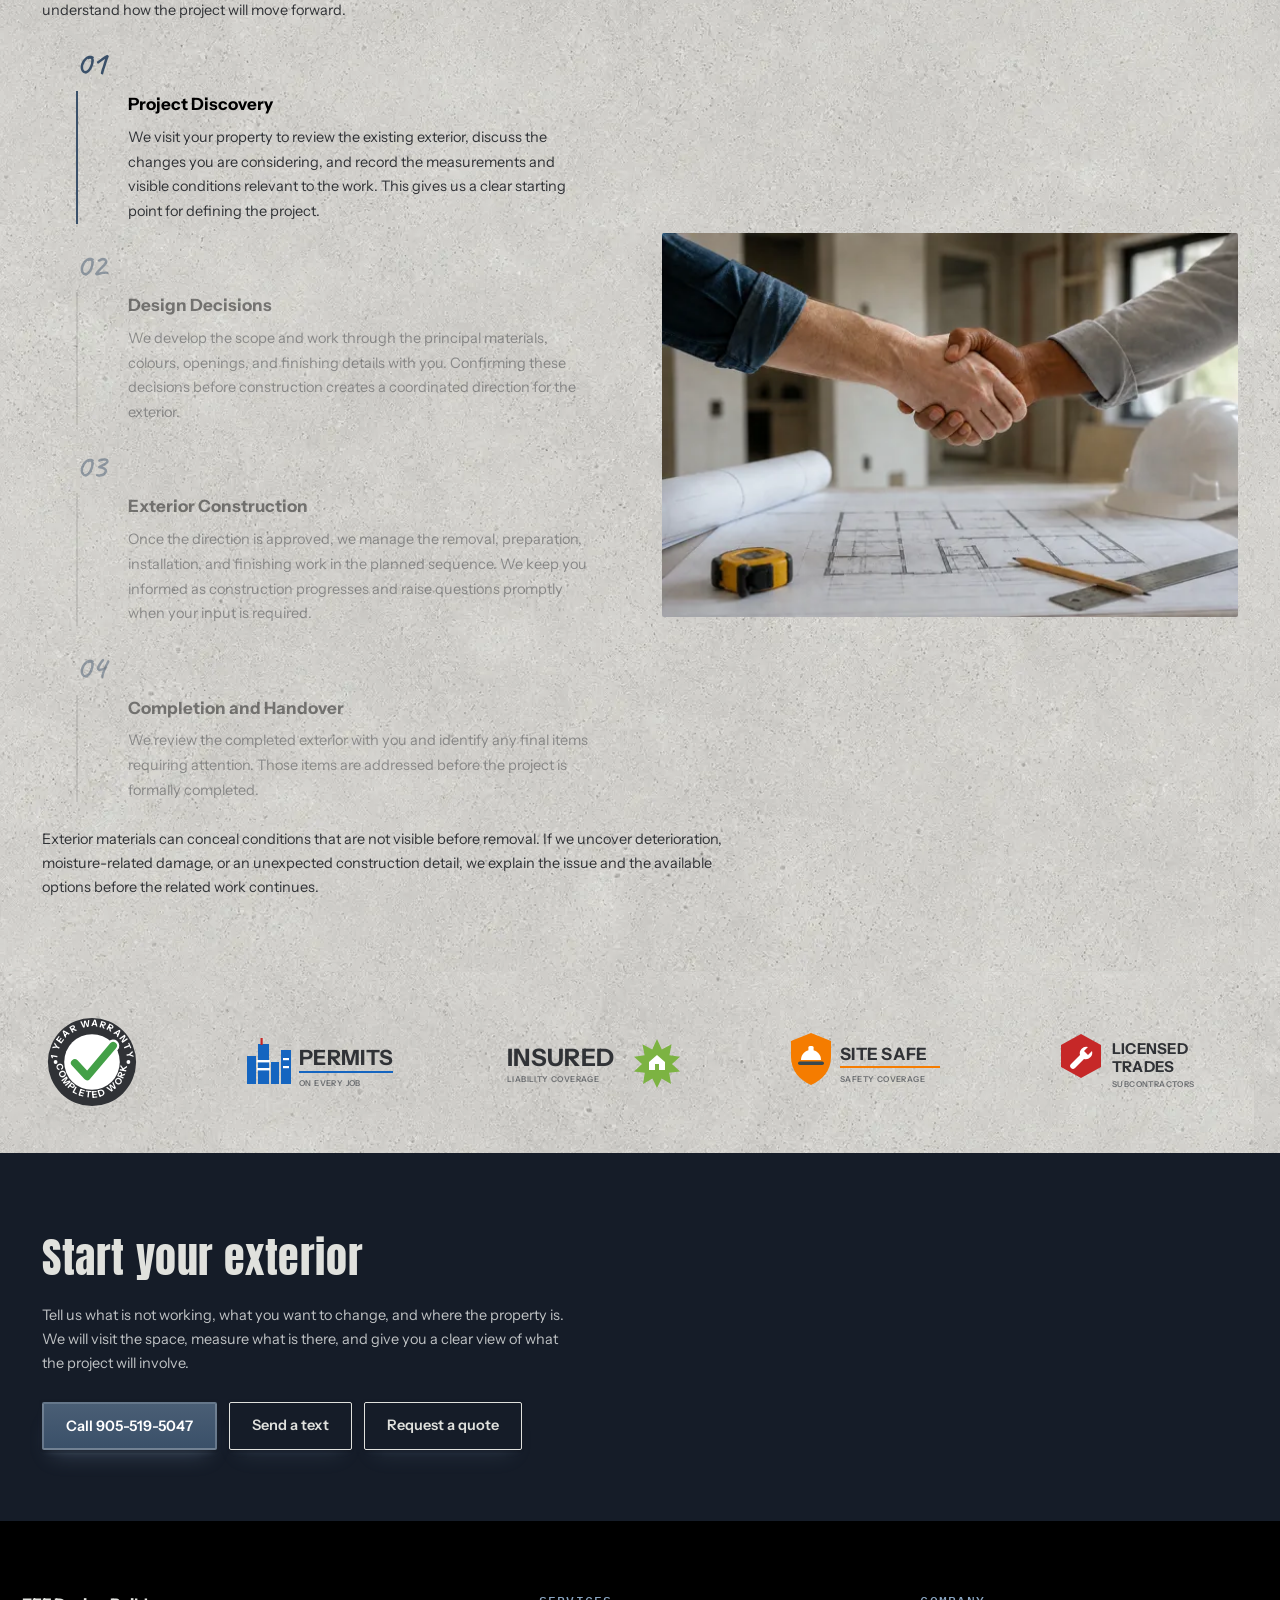
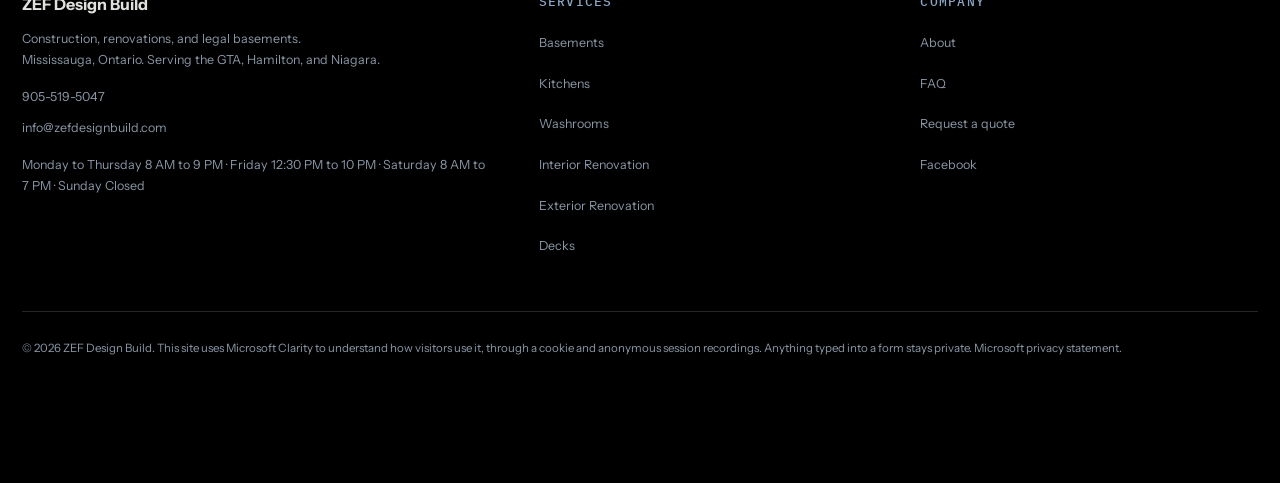
<file: exterior-renovation.html>
<!DOCTYPE html>
<html lang="en">
<head>
<meta charset="UTF-8">
<meta name="viewport" content="width=device-width, initial-scale=1.0">
<link rel="icon" type="image/png" sizes="64x64" href="assets/favicon-64.png">
<link rel="apple-touch-icon" href="assets/apple-touch-icon.png">
<title>Exterior Renovation | ZEF Design Build</title>
<meta name="description" content="Siding, windows, doors, and front-of-house exterior renovation across the GTA, Hamilton, and Niagara.">

<link rel="canonical" href="https://zefdesignbuild.com/exterior-renovation">
<meta property="og:title" content="Exterior Renovation | ZEF Design Build">
<meta property="og:description" content="Siding, windows, doors, and front-of-house exterior renovation across the GTA, Hamilton, and Niagara.">
<meta property="og:type" content="website">
<meta property="og:url" content="https://zefdesignbuild.com/exterior-renovation">
<meta property="og:site_name" content="ZEF Design Build">
<meta property="og:image" content="https://zefdesignbuild.com/assets/kitchen-hero-1600.jpg">
<meta property="og:image:width" content="1600">
<meta property="og:image:height" content="896">
<meta property="og:image:alt" content="A finished kitchen built by ZEF Design Build">
<meta name="twitter:card" content="summary_large_image">
<link rel="preconnect" href="https://fonts.googleapis.com">
<link rel="preconnect" href="https://fonts.gstatic.com" crossorigin>
<link href="https://fonts.googleapis.com/css2?family=Anton&family=Oswald:wght@300;400&family=Instrument+Sans:wght@400;500;600;700&family=IBM+Plex+Mono:wght@400;500&family=Caveat:wght@600&display=swap" rel="stylesheet">
<link rel="stylesheet" href="css/site.css?v=b16daa4e">
<script type="application/ld+json">{"@context": "https://schema.org", "@type": "GeneralContractor", "name": "ZEF Design Build", "url": "https://zefdesignbuild.com", "email": "info@zefdesignbuild.com", "telephone": "+1-905-519-5047", "address": {"@type": "PostalAddress", "addressLocality": "Mississauga", "addressRegion": "ON", "addressCountry": "CA"}, "areaServed": [{"@type": "Place", "name": "Greater Toronto Area"}, {"@type": "Place", "name": "Hamilton"}, {"@type": "Place", "name": "Niagara"}], "openingHoursSpecification": [{"@type": "OpeningHoursSpecification", "dayOfWeek": ["Monday", "Tuesday", "Wednesday", "Thursday"], "opens": "08:00", "closes": "21:00"}, {"@type": "OpeningHoursSpecification", "dayOfWeek": ["Friday"], "opens": "12:30", "closes": "22:00"}, {"@type": "OpeningHoursSpecification", "dayOfWeek": ["Saturday"], "opens": "08:00", "closes": "19:00"}], "sameAs": ["https://www.facebook.com/profile.php?id=61578318698367"], "foundingDate": "2016"}</script>
<script>(function(c,l,a,r,i,t,y){c[a]=c[a]||function(){(c[a].q=c[a].q||[]).push(arguments)};t=l.createElement(r);t.async=1;t.src="https://www.clarity.ms/tag/"+i;y=l.getElementsByTagName(r)[0];y.parentNode.insertBefore(t,y);})(window,document,"clarity","script","yfbqsn7lou");</script>
</head>
<body>
<a class="skip" href="#main">Skip to content</a>
<header class="site" id="site-nav">
  <div class="hrow">
    <button class="burger" type="button" aria-label="Open menu" aria-expanded="false" aria-controls="mpop">
      <svg viewBox="0 0 24 24" aria-hidden="true">
        <path d="M4 12L20 12" class="l1"/>
        <path d="M4 12H20" class="l2"/>
        <path d="M4 12H20" class="l3"/>
      </svg>
    </button>
    <a class="lockup" href="./">
      <img class="mark" src="assets/logo-chevron.png" alt="" width="40" height="45">
      <span class="ltext"><b>ZEF</b><span>DESIGN BUILD</span></span>
    </a>
    <nav class="menu" aria-label="Main">
      <a href="commercial">Commercial</a><button type="button" data-dd="dd-services" aria-expanded="false" aria-controls="dd-services">Services <svg class="chev" viewBox="0 0 24 24" aria-hidden="true"><path d="M6 9l6 6 6-6" fill="none" stroke="currentColor" stroke-width="2" stroke-linecap="round" stroke-linejoin="round"/></svg></button><a href="./#about">About</a><a href="faq">FAQ</a><a href="contact">Contact Us</a>
    </nav>
    <div class="hright">
      <a class="ghost-btn" href="tel:9055195047">Call</a>
      <a class="quote-btn" href="contact">Get a quote</a>
    </div>
    <div class="dd" id="dd-services"><div class="ddgrid"><a href="legal-basements"><span class="thumb"><picture><source srcset="assets/basement-320.webp 320w" type="image/webp" sizes="70px"><img src="assets/basement-320.jpg" alt="A finished legal basement living area" width="320" height="320" loading="lazy" decoding="async"></picture></span><span><b>Basements</b><i>Finished living spaces and legal rental units.</i></span></a><a href="kitchens"><span class="thumb"><picture><source srcset="assets/kitchen-320.webp 320w" type="image/webp" sizes="70px"><img src="assets/kitchen-320.jpg" alt="A finished kitchen with white cabinets, an oak island, and a full-height garden window" width="320" height="320" loading="lazy" decoding="async"></picture></span><span><b>Kitchens</b><i>Complete renovations, planned around everyday use.</i></span></a><a href="washrooms"><span class="thumb"><picture><source srcset="assets/washroom-320.webp 320w" type="image/webp" sizes="70px"><img src="assets/washroom-320.jpg" alt="A finished washroom with tiled walls and a glass shower screen" width="320" height="320" loading="lazy" decoding="async"></picture></span><span><b>Washrooms</b><i>Complete renovations, from layout to final finishes.</i></span></a><a href="interior-renovation"><span class="thumb"><picture><source srcset="assets/interior-320.webp 320w" type="image/webp" sizes="70px"><img src="assets/interior-320.jpg" alt="A finished open-plan living room after an interior renovation" width="320" height="320" loading="lazy" decoding="async"></picture></span><span><b>Interior Renovation</b><i>One room, connected spaces, or an entire floor.</i></span></a><a href="exterior-renovation"><span class="thumb"><picture><source srcset="assets/exterior-320.webp 320w" type="image/webp" sizes="70px"><img src="assets/exterior-320.jpg" alt="The front of a house after an exterior renovation" width="320" height="320" loading="lazy" decoding="async"></picture></span><span><b>Exterior Renovation</b><i>Siding, windows, doors, and coordinated exterior updates.</i></span></a><a href="decks"><span class="thumb"><picture><source srcset="assets/deck-320.webp 320w" type="image/webp" sizes="70px"><img src="assets/deck-320.jpg" alt="A finished backyard deck with seating and planting around it" width="320" height="320" loading="lazy" decoding="async"></picture></span><span><b>Decks</b><i>Outdoor spaces designed and built for everyday use.</i></span></a></div></div>
    <div class="mpop" id="mpop">
  <a href="commercial">Commercial</a>
  <div class="sep" role="separator" aria-orientation="horizontal"></div>
  <div class="grp">Services</div>
  <a href="legal-basements">Basements</a>
  <a href="kitchens">Kitchens</a><a href="washrooms">Washrooms</a><a href="interior-renovation">Interior Renovation</a><a href="exterior-renovation">Exterior Renovation</a><a href="decks">Decks</a>
  <div class="sep" role="separator" aria-orientation="horizontal"></div>
  <a href="./#about">About</a>
  <a href="faq">FAQ</a>
  <a href="contact">Contact Us</a>
</div>

  </div>
</header>
<button class="navhint" type="button" aria-controls="site-nav" aria-expanded="false"><svg viewBox="0 0 24 24" aria-hidden="true"><path d="M4 7h16M4 12h16M4 17h16"/></svg><span>Menu</span></button>
<main id="main">
<section class="band" style="--split-media:410px">
  <div class="inner">
    <div class="sechead reveal pagetitle">
    <div class="sechead-meta">
      <span class="sechead-num" aria-hidden="true">01</span>
      <span class="sechead-tick" aria-hidden="true"></span>
      <span class="sechead-label">What we do</span>
    </div>
    <h1 class="sec">Exterior renovations<span class="sechead-stop" aria-hidden="true">.</span></h1>
  </div>
    <p class="lead reveal">We plan and build exterior renovations around the condition of your home, your priorities, and how each part needs to look and perform.</p>
  </div>
</section>

<section class="band ruled">
  <div class="inner reveal">
    <h2 class="sec">The Work</h2>
    <div class="prose"><p>An exterior renovation needs to respect the proportions and character of the existing home while improving the areas that are worn, dated, or no longer performing as they should. We consider the materials, colours, openings, trim, and transitions together so the finished exterior feels cohesive and appropriate to the property. By carrying one direction through every area, the result feels like part of the home rather than a collection of separate replacements.</p></div>
  </div>
</section>

<section class="band ruled" style="--split-media:410px">
  <div class="inner reveal">
    <div class="svcsplit"><div class="svcsplit-words"><h2 class="sec">What We Handle</h2><div class="prose"><p>Exterior renovations bring several materials and installation details together across the home. We manage the work as one coordinated project, with attention to how each new element meets the existing structure and the finishes around it.</p><p>Our experience with exterior renovations helps us recognize where materials, openings, and finishing details need to meet correctly. We oversee those connections throughout the work so the result is consistent across the home and carefully resolved at every transition.</p></div><div class="areas" data-areas><div class="arealist"><button class="areatab on" type="button" id="atab-exterior-renovation-0" data-panel="apanel-exterior-renovation-0" data-hot="3,0">Siding and Exterior Finishes</button><button class="areatab" type="button" id="atab-exterior-renovation-1" data-panel="apanel-exterior-renovation-1" data-hot="1">Windows</button><button class="areatab" type="button" id="atab-exterior-renovation-2" data-panel="apanel-exterior-renovation-2" data-hot="7,6">Exterior Doors</button><button class="areatab" type="button" id="atab-exterior-renovation-3" data-panel="apanel-exterior-renovation-3" data-hot="4,5,7,8">Front Entrances</button></div><div class="areapanels"><div class="areapanel on" id="apanel-exterior-renovation-0"><h3>Siding and Exterior Finishes</h3><p>We replace and install siding and exterior finishes with careful attention to preparation, alignment, trim, and transitions. Material and colour selections are considered in relation to the architecture of the home so the finished result feels intentional.</p></div><div class="areapanel" id="apanel-exterior-renovation-1"><h3>Windows</h3><p>We coordinate window replacement with the surrounding trim and exterior finishes, paying close attention to how each opening is prepared and completed. This allows the new windows to sit cleanly within the overall exterior.</p></div><div class="areapanel" id="apanel-exterior-renovation-2"><h3>Exterior Doors</h3><p>We replace exterior doors with attention to fit, operation, and the way the frame and trim meet the surrounding exterior. Each door is treated as part of the overall renovation rather than as an isolated change.</p></div><div class="areapanel" id="apanel-exterior-renovation-3"><h3>Front Entrances</h3><p>A front entrance often brings several visible elements together. We coordinate the door, steps, railings, lighting, trim, and surrounding finishes included in the project so the entrance feels connected to the home.</p></div></div></div></div><figure class="lph lph-split"><div class="lphshot"><picture><source srcset="assets/exterior-760.webp 760w, assets/exterior.webp 1254w" type="image/webp" sizes="(max-width:900px) 100vw, 410px"><img src="assets/exterior.jpg" srcset="assets/exterior-760.jpg 760w, assets/exterior.jpg 1254w" sizes="(max-width:900px) 100vw, 410px" alt="The front of a finished house with the elements ZEF builds named on the photograph" width="1254" height="1254" loading="lazy" decoding="async"></picture><button type="button" class="lphmark" data-side="r" aria-expanded="false" style="--x:38%;--y:15%"><span class="lphdot" aria-hidden="true">1</span><span class="lphlab">Roofline and fascia</span></button><button type="button" class="lphmark" data-side="r" aria-expanded="false" style="--x:40%;--y:28%"><span class="lphdot" aria-hidden="true">2</span><span class="lphlab">Windows</span></button><button type="button" class="lphmark" data-side="l" aria-expanded="false" style="--x:63%;--y:33%"><span class="lphdot" aria-hidden="true">3</span><span class="lphlab">Balcony and railing</span></button><button type="button" class="lphmark" data-side="r" aria-expanded="false" style="--x:16%;--y:42%"><span class="lphdot" aria-hidden="true">4</span><span class="lphlab">Siding</span></button><button type="button" class="lphmark" data-side="l" aria-expanded="false" style="--x:68%;--y:45%"><span class="lphdot" aria-hidden="true">5</span><span class="lphlab">Entry cladding</span></button><button type="button" class="lphmark" data-side="l" aria-expanded="false" style="--x:71%;--y:52%"><span class="lphdot" aria-hidden="true">6</span><span class="lphlab">Entrance lighting</span></button><button type="button" class="lphmark" data-side="l" aria-expanded="false" style="--x:86%;--y:52%"><span class="lphdot" aria-hidden="true">7</span><span class="lphlab">Garage door</span></button><button type="button" class="lphmark" data-side="r" aria-expanded="false" style="--x:48%;--y:58%"><span class="lphdot" aria-hidden="true">8</span><span class="lphlab">Front door</span></button><button type="button" class="lphmark" data-side="r" aria-expanded="false" style="--x:52%;--y:78%"><span class="lphdot" aria-hidden="true">9</span><span class="lphlab">Walkway and steps</span></button></div></figure></div>
    
  </div>
</section>


<section class="svcidx ruled">
  <div class="inner">
    <h2 class="sec reveal">A Clear Path to Your Finished Exterior</h2>
    <div class="prose reveal">
      <p>Exterior work involves several connected decisions, from the areas being updated to the materials and finishing details used throughout. We organize those decisions into four clear stages so you understand how the project will move forward.</p>
    </div>
    <div class="stepwrap"><div class="scrollsteps" data-scrollsteps data-count="4" id="ss-exterior-renovation"><div class="ssrunway" style="--ss-n:4"><div class="ssstage"><ol class="sslist"><li class="ssitem" data-i="0"><span class="ssnum mono" aria-hidden="true">01</span><button type="button" class="sspick" data-go="0"><span class="vh">Show step 1</span></button><div class="ssbar" aria-hidden="true"><span class="ssfill"></span></div><div class="sstext"><h3>Project Discovery</h3><p>We visit your property to review the existing exterior, discuss the changes you are considering, and record the measurements and visible conditions relevant to the work. This gives us a clear starting point for defining the project.</p></div><figure class="ssinline"><picture><source srcset="assets/00-consultation-560.webp 560w, assets/00-consultation-800.webp 800w, assets/00-consultation.webp 900w" type="image/webp" sizes="(max-width:900px) 100vw, 560px"><img src="assets/00-consultation.jpg" srcset="assets/00-consultation-560.jpg 560w, assets/00-consultation-800.jpg 800w, assets/00-consultation.jpg 900w" sizes="(max-width:900px) 100vw, 560px" alt="Two people talking a project through over a floor plan on site" width="900" height="600" loading="lazy" decoding="async"></picture></figure></li><li class="ssitem" data-i="1"><span class="ssnum mono" aria-hidden="true">02</span><button type="button" class="sspick" data-go="1"><span class="vh">Show step 2</span></button><div class="ssbar" aria-hidden="true"><span class="ssfill"></span></div><div class="sstext"><h3>Design Decisions</h3><p>We develop the scope and work through the principal materials, colours, openings, and finishing details with you. Confirming these decisions before construction creates a coordinated direction for the exterior.</p></div><figure class="ssinline"><picture><source srcset="assets/ext-step-design-560.webp 560w, assets/ext-step-design-800.webp 800w, assets/ext-step-design.webp 1800w" type="image/webp" sizes="(max-width:900px) 100vw, 560px"><img src="assets/ext-step-design.jpg" srcset="assets/ext-step-design-560.jpg 560w, assets/ext-step-design-800.jpg 800w, assets/ext-step-design.jpg 1800w" sizes="(max-width:900px) 100vw, 560px" alt="A watercolour elevation of a finished house exterior showing the siding, stonework and roofline" width="1800" height="1200" loading="lazy" decoding="async"></picture></figure></li><li class="ssitem" data-i="2"><span class="ssnum mono" aria-hidden="true">03</span><button type="button" class="sspick" data-go="2"><span class="vh">Show step 3</span></button><div class="ssbar" aria-hidden="true"><span class="ssfill"></span></div><div class="sstext"><h3>Exterior Construction</h3><p>Once the direction is approved, we manage the removal, preparation, installation, and finishing work in the planned sequence. We keep you informed as construction progresses and raise questions promptly when your input is required.</p></div><figure class="ssinline"><picture><source srcset="assets/ext-step-construction-560.webp 560w, assets/ext-step-construction-800.webp 800w, assets/ext-step-construction.webp 1800w" type="image/webp" sizes="(max-width:900px) 100vw, 560px"><img src="assets/ext-step-construction.jpg" srcset="assets/ext-step-construction-560.jpg 560w, assets/ext-step-construction-800.jpg 800w, assets/ext-step-construction.jpg 1800w" sizes="(max-width:900px) 100vw, 560px" alt="Siding being replaced on the side of a house, with the sheathing exposed, ladders up and two workers on a plank" width="1800" height="1200" loading="lazy" decoding="async"></picture></figure></li><li class="ssitem" data-i="3"><span class="ssnum mono" aria-hidden="true">04</span><button type="button" class="sspick" data-go="3"><span class="vh">Show step 4</span></button><div class="ssbar" aria-hidden="true"><span class="ssfill"></span></div><div class="sstext"><h3>Completion and Handover</h3><p>We review the completed exterior with you and identify any final items requiring attention. Those items are addressed before the project is formally completed.</p></div><figure class="ssinline"><picture><source srcset="assets/ext-step-handover-560.webp 560w, assets/ext-step-handover-800.webp 800w, assets/ext-step-handover.webp 1800w" type="image/webp" sizes="(max-width:900px) 100vw, 560px"><img src="assets/ext-step-handover.jpg" srcset="assets/ext-step-handover-560.jpg 560w, assets/ext-step-handover-800.jpg 800w, assets/ext-step-handover.jpg 1800w" sizes="(max-width:900px) 100vw, 560px" alt="A finished house entrance with stone piers, a covered porch and planting along the walk" width="1800" height="1200" loading="lazy" decoding="async"></picture></figure></li></ol><div class="ssmedia" aria-hidden="true"><figure class="ssshot on" data-i="0" aria-hidden="true"><picture><source srcset="assets/00-consultation-560.webp 560w, assets/00-consultation-800.webp 800w, assets/00-consultation.webp 900w" type="image/webp" sizes="560px"><img src="assets/00-consultation.jpg" srcset="assets/00-consultation-560.jpg 560w, assets/00-consultation-800.jpg 800w, assets/00-consultation.jpg 900w" sizes="560px" alt="Two people talking a project through over a floor plan on site" width="900" height="600" loading="lazy" decoding="async"></picture></figure><figure class="ssshot" data-i="1" aria-hidden="true"><picture><source srcset="assets/ext-step-design-560.webp 560w, assets/ext-step-design-800.webp 800w, assets/ext-step-design.webp 1800w" type="image/webp" sizes="560px"><img src="assets/ext-step-design.jpg" srcset="assets/ext-step-design-560.jpg 560w, assets/ext-step-design-800.jpg 800w, assets/ext-step-design.jpg 1800w" sizes="560px" alt="A watercolour elevation of a finished house exterior showing the siding, stonework and roofline" width="1800" height="1200" loading="lazy" decoding="async"></picture></figure><figure class="ssshot" data-i="2" aria-hidden="true"><picture><source srcset="assets/ext-step-construction-560.webp 560w, assets/ext-step-construction-800.webp 800w, assets/ext-step-construction.webp 1800w" type="image/webp" sizes="560px"><img src="assets/ext-step-construction.jpg" srcset="assets/ext-step-construction-560.jpg 560w, assets/ext-step-construction-800.jpg 800w, assets/ext-step-construction.jpg 1800w" sizes="560px" alt="Siding being replaced on the side of a house, with the sheathing exposed, ladders up and two workers on a plank" width="1800" height="1200" loading="lazy" decoding="async"></picture></figure><figure class="ssshot" data-i="3" aria-hidden="true"><picture><source srcset="assets/ext-step-handover-560.webp 560w, assets/ext-step-handover-800.webp 800w, assets/ext-step-handover.webp 1800w" type="image/webp" sizes="560px"><img src="assets/ext-step-handover.jpg" srcset="assets/ext-step-handover-560.jpg 560w, assets/ext-step-handover-800.jpg 800w, assets/ext-step-handover.jpg 1800w" sizes="560px" alt="A finished house entrance with stone piers, a covered porch and planting along the walk" width="1800" height="1200" loading="lazy" decoding="async"></picture></figure></div></div></div></div></div>
    <div class="prose spaced reveal">
      <p>Exterior materials can conceal conditions that are not visible before removal. If we uncover deterioration, moisture-related damage, or an unexpected construction detail, we explain the issue and the available options before the related work continues.</p>
    </div>
  </div>
</section>



<section class="certs" aria-label="What is behind the work">
  <div class="inner reveal"><div class="badge" style="--bw:92px"><svg viewBox="0 0 96 96" role="img" aria-label="One year material warranty on completed work">
      <defs>
        <path id="arcT" d="M11 48 A37 37 0 0 1 85 48"/>
        <path id="arcB" d="M11 48 A37 37 0 0 0 85 48"/>
      </defs>
      <circle cx="48" cy="48" r="46" fill="#303236"/>
      <circle cx="48" cy="48" r="29" fill="#FFFFFF"/>
      <text class="bring"><textPath href="#arcT" startOffset="50%" text-anchor="middle">1 YEAR WARRANTY</textPath></text>
      <text class="bring"><textPath href="#arcB" startOffset="50%" text-anchor="middle">COMPLETED WORK</textPath></text>
      <circle cx="10" cy="48" r="2" fill="#FFFFFF"/><circle cx="86" cy="48" r="2" fill="#FFFFFF"/>
      <path d="M30 49 l13 14 L70 31" fill="none" stroke="#FFFFFF" stroke-width="13" stroke-linecap="round" stroke-linejoin="round"/>
      <path d="M30 49 l13 14 L70 31" fill="none" stroke="#43A047" stroke-width="8" stroke-linecap="round" stroke-linejoin="round"/>
    </svg></div><div class="badge" style="--bw:156px"><svg viewBox="0 0 156 64" role="img" aria-label="Permits on every job">
      <g fill="#1565C0">
        <rect x="2" y="26" width="9" height="28"/>
        <rect x="13" y="14" width="11" height="40"/>
        <rect x="26" y="32" width="8" height="22"/>
        <rect x="36" y="20" width="10" height="34"/>
        <rect x="15.5" y="8" width="2.2" height="7" fill="#C62828"/>
        <rect x="12" y="30" width="13" height="2.4" fill="#FFFFFF"/>
        <rect x="12" y="38" width="13" height="2.4" fill="#FFFFFF"/>
        <rect x="38" y="28" width="6" height="2.2" fill="#FFFFFF"/>
        <rect x="38" y="36" width="6" height="2.2" fill="#FFFFFF"/>
      </g>
      <text x="54" y="35" style="font-size:21px" class="bsolid">PERMITS</text>
      <rect x="54" y="41" width="94" height="2" fill="#1565C0"/>
      <text x="54" y="56" class="bsub">ON EVERY JOB</text>
    </svg></div><div class="badge" style="--bw:174px"><svg viewBox="0 0 174 64" role="img" aria-label="Liability insurance">
      <text x="0" y="36" style="font-size:24px" class="bsolid">INSURED</text>
      <text x="0" y="52" class="bsub">LIABILITY COVERAGE</text>
      <g transform="translate(150 32)">
        <path fill="#7CB342" d="M0 -23 L4.8 -12.4 L14.6 -17.8 L12.4 -6.8 L23 -5.2 L15 2 L23 9.6 L12.2 10.8 L14 22 L4.6 16.4 L0 26 L-4.6 16.4 L-14 22 L-12.2 10.8 L-23 9.6 L-15 2 L-23 -5.2 L-12.4 -6.8 L-14.6 -17.8 L-4.8 -12.4 Z"/>
        <path fill="#FFFFFF" d="M-8 8 v-8 l8 -7 l8 7 v8 h-6 v-6 h-4 v6 Z"/>
      </g>
    </svg></div><div class="badge" style="--bw:164px"><svg viewBox="0 0 164 64" role="img" aria-label="Workplace safety coverage">
      <path fill="#F57C00" d="M23 3 L43 11 v16 c0 14 -9 23 -20 28 C12 50 3 41 3 27 V11 Z"/>
      <g fill="#FFFFFF">
        <path d="M23 20 c-6 0 -10 4.5 -10 10 h20 c0 -5.5 -4 -10 -10 -10 Z"/>
        <rect x="10" y="31.5" width="26" height="3.6" rx="1.8" fill="#37474F"/>
        <rect x="20.4" y="16" width="5.2" height="6" rx="1.5"/>
      </g>
      <text x="52" y="30" style="font-size:17px" class="bsolid">SITE SAFE</text>
      <rect x="52" y="36" width="100" height="2" fill="#F57C00"/>
      <text x="52" y="52" class="bsub">SAFETY COVERAGE</text>
    </svg></div><div class="badge" style="--bw:176px"><svg viewBox="0 0 176 64" role="img" aria-label="Licensed subcontractors">
      <path fill="#C62828" d="M23 4 L43 15 v22 L23 48 L3 37 V15 Z"/>
      <path fill="#FFFFFF" d="M13 34 l9 -9 a6.5 6.5 0 0 1 8 -8 l-4 4 4 4 4 -4 a6.5 6.5 0 0 1 -8 8 l-9 9 a2.8 2.8 0 1 1 -4 -4 Z"/>
      <text x="54" y="24" style="font-size:15px" class="bsolid">LICENSED</text>
      <text x="54" y="42" style="font-size:15px" class="bsolid">TRADES</text>
      <text x="54" y="57" class="bsub">SUBCONTRACTORS</text>
    </svg></div></div>
</section>


<section class="quoteband headwide">
  <div class="inner reveal">
    <h2 class="sec">Start your exterior</h2>
    <p class="lead">Tell us what is not working, what you want to change, and where the property is. We will visit the space, measure what is there, and give you a clear view of what the project will involve.</p>
    <div class="ctas">
      <a class="btn1" href="tel:9055195047">Call 905-519-5047</a>
      <a class="btn2" href="sms:9055195047">Send a text</a>
      
      <a class="btn2" href="contact">Request a quote</a>
    </div>
  </div>
</section>


</main>
<div class="footer-stage">
<footer class="site">
  <div class="inner">
    <div>
      <b>ZEF Design Build</b>
      <p>Construction, renovations, and legal basements.<br>
      Mississauga, Ontario. Serving the GTA, Hamilton, and Niagara.</p>
      <p><a href="tel:9055195047">905-519-5047</a><br>
      <a href="mailto:info@zefdesignbuild.com">info@zefdesignbuild.com</a></p>
      <p>Monday to Thursday 8 AM to 9 PM &middot; Friday 12:30 PM to 10 PM &middot; Saturday 8 AM to 7 PM &middot; Sunday Closed</p>
    </div>
    <div>
      <h2>Services</h2>
      <ul><li><a href="legal-basements">Basements</a></li><li><a href="kitchens">Kitchens</a></li><li><a href="washrooms">Washrooms</a></li><li><a href="interior-renovation">Interior Renovation</a></li><li><a href="exterior-renovation">Exterior Renovation</a></li><li><a href="decks">Decks</a></li></ul>
    </div>
    <div>
      <h2>Company</h2>
      <ul>
        <li><a href="./#about">About</a></li>
        <li><a href="faq">FAQ</a></li>
        <li><a href="contact">Request a quote</a></li>
        <li><a href="https://www.facebook.com/profile.php?id=61578318698367" target="_blank" rel="noopener">Facebook</a></li>
      </ul>
    </div>
  </div>
  <div class="legal">&copy; 2026 ZEF Design Build. This site uses Microsoft Clarity to understand how visitors use it, through a cookie and anonymous session recordings. Anything typed into a form stays private. <a href="https://privacy.microsoft.com/privacystatement" target="_blank" rel="noopener">Microsoft privacy statement</a>.</div>
</footer>
</div>
<nav class="dock" aria-label="Contact">
  <a class="call" href="tel:9055195047"><svg viewBox="0 0 24 24" aria-hidden="true"><path fill="currentColor" d="M6.6 10.8c1.4 2.8 3.8 5.1 6.6 6.6l2.2-2.2c.3-.3.7-.4 1-.2 1.1.4 2.3.6 3.6.6.6 0 1 .4 1 1V20c0 .6-.4 1-1 1C10.6 21 3 13.4 3 4c0-.6.4-1 1-1h3.5c.6 0 1 .4 1 1 0 1.2.2 2.4.6 3.6.1.3 0 .7-.2 1l-2.3 2.2z"/></svg><span>Call</span></a>
  <a href="sms:9055195047"><svg viewBox="0 0 24 24" aria-hidden="true"><g transform="translate(12 12) scale(1.2) translate(-12 -12)"><path fill="currentColor" d="M12 5.9c-3.7 0-6.7 2.4-6.7 5.4 0 1.7.9 3.2 2.4 4.2-.2 1.1-.8 2.1-1.7 2.8 1.5-.1 2.9-.6 4.1-1.4.6.1 1.2.2 1.9.2 3.7 0 6.7-2.4 6.7-5.4S15.7 5.9 12 5.9z"/></g></svg><span>Text</span></a>
  <a href="https://wa.me/19055195047" target="_blank" rel="noopener"><svg viewBox="0 0 24 24" aria-hidden="true"><path fill="currentColor" d="M12 2C6.5 2 2 6.5 2 12c0 1.8.5 3.5 1.3 5L2 22l5.2-1.4c1.5.8 3.1 1.2 4.8 1.2 5.5 0 10-4.5 10-10S17.5 2 12 2zm4.8 14.1c-.2.6-1.2 1.1-1.7 1.2-.4.1-1 .1-1.6-.1-.4-.1-.9-.3-1.5-.5-2.6-1.1-4.3-3.8-4.4-3.9-.1-.2-1.1-1.4-1.1-2.7 0-1.3.7-1.9.9-2.2.2-.3.5-.3.7-.3h.5c.2 0 .4 0 .6.4.2.5.7 1.8.8 1.9.1.1.1.3 0 .4-.1.2-.1.3-.3.5l-.4.5c-.1.1-.3.3-.1.6.2.3.8 1.3 1.7 2.1 1.2 1 2.1 1.4 2.4 1.5.3.1.5.1.6-.1.2-.2.7-.8.9-1.1.2-.3.4-.2.6-.1.3.1 1.6.8 1.9.9.3.2.5.2.5.4.1.1.1.7-.1 1.3z"/></svg><span>WhatsApp</span></a>
  <a href="#" data-open="book-sheet"><svg viewBox="0 0 24 24" aria-hidden="true"><rect x="3" y="4.6" width="18" height="16.8" rx="2.8" fill="currentColor"/><rect x="7.3" y="1.8" width="2.2" height="4.8" rx="1.1" fill="currentColor"/><rect x="14.5" y="1.8" width="2.2" height="4.8" rx="1.1" fill="currentColor"/><rect x="5.4" y="9.8" width="13.2" height="9.6" rx="1.4" fill="var(--dock-bg)"/><g fill="currentColor"><rect x="7.2" y="13.4" width="2.3" height="2.3" rx=".6"/><rect x="10.85" y="13.4" width="2.3" height="2.3" rx=".6"/><rect x="14.5" y="13.4" width="2.3" height="2.3" rx=".6"/></g></svg><span>Callback</span></a>
</nav>
<div class="sheet wide" id="book-sheet" role="dialog" aria-modal="true" aria-labelledby="book-title">
  <div class="panel duo">
    <button class="close" type="button" aria-label="Close">
      <svg viewBox="0 0 24 24" aria-hidden="true"><path d="M5 5l14 14M19 5L5 19"/></svg>
    </button>
    <div class="bkform">
      <h2 id="book-title">Request a callback</h2>
      <p class="note">Estimates are free, at your property</p>
      <form data-validate class="formbody" method="post" action="https://formsubmit.co/info@zefdesignbuild.com" data-endpoint="https://formsubmit.co/ajax/" data-to-user="info" data-to-domain="zefdesignbuild.com" data-subject="ZEF website: callback request" data-failtext="Your details are still here. The send did not go through. Please try once more, or call 905-519-5047 and we will take them down on the phone." data-windows='{"1":[{"s":"08:00","l":"8 to 10 AM"},{"s":"10:00","l":"10 AM to 12 PM"},{"s":"12:00","l":"12 to 2 PM"},{"s":"14:00","l":"2 to 4 PM"},{"s":"16:00","l":"4 to 6 PM"},{"s":"18:00","l":"6 to 8 PM"},{"s":"20:00","l":"8 to 9 PM"}],"2":[{"s":"08:00","l":"8 to 10 AM"},{"s":"10:00","l":"10 AM to 12 PM"},{"s":"12:00","l":"12 to 2 PM"},{"s":"14:00","l":"2 to 4 PM"},{"s":"16:00","l":"4 to 6 PM"},{"s":"18:00","l":"6 to 8 PM"},{"s":"20:00","l":"8 to 9 PM"}],"3":[{"s":"08:00","l":"8 to 10 AM"},{"s":"10:00","l":"10 AM to 12 PM"},{"s":"12:00","l":"12 to 2 PM"},{"s":"14:00","l":"2 to 4 PM"},{"s":"16:00","l":"4 to 6 PM"},{"s":"18:00","l":"6 to 8 PM"},{"s":"20:00","l":"8 to 9 PM"}],"4":[{"s":"08:00","l":"8 to 10 AM"},{"s":"10:00","l":"10 AM to 12 PM"},{"s":"12:00","l":"12 to 2 PM"},{"s":"14:00","l":"2 to 4 PM"},{"s":"16:00","l":"4 to 6 PM"},{"s":"18:00","l":"6 to 8 PM"},{"s":"20:00","l":"8 to 9 PM"}],"5":[{"s":"12:30","l":"12:30 to 2:30 PM"},{"s":"14:30","l":"2:30 to 4:30 PM"},{"s":"16:30","l":"4:30 to 6:30 PM"},{"s":"18:30","l":"6:30 to 8:30 PM"},{"s":"20:30","l":"8:30 to 10 PM"}],"6":[{"s":"08:00","l":"8 to 10 AM"},{"s":"10:00","l":"10 AM to 12 PM"},{"s":"12:00","l":"12 to 2 PM"},{"s":"14:00","l":"2 to 4 PM"},{"s":"16:00","l":"4 to 6 PM"},{"s":"18:00","l":"6 to 7 PM"}]}'>
        <div class="bkroute">
          <span class="bkspine" aria-hidden="true"></span>
          <div class="bkstop field">
            <span class="bknode" aria-hidden="true"><svg viewBox="0 0 24 24"><path d="M12 21s-7-5.4-7-11a7 7 0 0 1 14 0c0 5.6-7 11-7 11z"/><circle cx="12" cy="10" r="2.6"/></svg></span>
            <input id="bk-where" name="where" type="text" autocomplete="address-level2" placeholder="Property address" aria-label="Where is the property">
          </div>
          <hr class="bksplit" aria-hidden="true">
          <div class="bkstop field">
            <span class="bknode" aria-hidden="true"><svg viewBox="0 0 24 24"><path d="M12 5v14M5 12h14"/></svg></span>
            <select id="bk-project" name="project" aria-label="What are we building">
              <option value="">What are we building</option>
              <option value="Legal basement">Legal basement</option><option value="Kitchen">Kitchen</option><option value="Washroom">Washroom</option><option value="Deck">Deck</option><option value="Interior renovation">Interior renovation</option><option value="Exterior renovation">Exterior renovation</option><option value="Something else">Something else</option>
            </select>
          </div>
        </div>
        <div class="bkgrid">
          <div class="field">
            <input id="bk-name" name="name" type="text" autocomplete="name" required placeholder="Your name" aria-label="Your name" aria-describedby="bk-name-err">
            <span class="err" id="bk-name-err">Please enter your name</span>
          </div>
          <div class="field">
            <input id="bk-phone" name="phone" type="tel" autocomplete="tel" required placeholder="Your phone number" aria-label="Your phone number" aria-describedby="bk-phone-err">
            <span class="err" id="bk-phone-err">Please enter a phone number we can reach you on</span>
          </div>
        </div>
        <div class="bkgrid when">
          <div class="field">
            <div class="dpick" data-locked>
              <div class="dpick-control">
                <input id="bk-when" name="when" type="text" autocomplete="off" placeholder="When suits you" aria-label="When suits you">
                <button class="dpick-clear" type="button" hidden aria-label="Clear the date">
                  <svg viewBox="0 0 24 24" aria-hidden="true"><path d="M6 6l12 12M18 6L6 18"/></svg>
                </button>
                <button class="dpick-open" type="button" hidden aria-expanded="false" aria-label="Pick a date from the calendar">
                  <svg viewBox="0 0 24 24" aria-hidden="true"><rect x="3" y="5" width="18" height="16" rx="2"/><path d="M8 3v4M16 3v4M3 10h18"/></svg>
                </button>
              </div>
              <div class="dpick-pop" hidden></div>
            </div>
          </div>
          <div class="field bkchip">
            <svg viewBox="0 0 24 24" aria-hidden="true"><circle cx="12" cy="12" r="9"/><path d="M12 7v5l3 3"/></svg>
            <select id="bk-time" name="time" data-window-list aria-label="Callback window">
              <option value="">Anytime</option>
              <option>8 to 10 AM</option><option>10 AM to 12 PM</option><option>12 to 2 PM</option><option>2 to 4 PM</option><option>4 to 6 PM</option><option>6 to 8 PM</option><option>8 to 10 PM</option>
            </select>
          </div>
        </div>
        <div class="bkactions">
          <button class="btn1 send" type="submit">Request a callback</button>
          <a class="bkcall" href="tel:9055195047">Or call 905-519-5047<svg viewBox="0 0 24 24" aria-hidden="true"><path d="M5 12h14M13 5l7 7-7 7"/></svg></a>
        </div>
        <p class="formerr" role="alert"></p>
          <input class="hp" type="text" name="_honey" tabindex="-1" autocomplete="off" aria-hidden="true" hidden>
          <input type="hidden" name="_subject" value="ZEF website: callback request">
          <input type="hidden" name="_captcha" value="false">
      </form>
      <div class="sent">
        <h3>Got it.</h3>
        <p>We have your details. We call back on the number you gave us. To reach us sooner, call <a href="tel:9055195047">905-519-5047</a>.</p>
      </div>
    </div>
    <div class="bkwhy"><h3>What you get</h3><ul class="bklist"><li><svg class="bkcheck" viewBox="0 0 24 24" aria-hidden="true"><path d="M4 12.5l5.2 5.2L20 7"/></svg><span>A visit at a time that suits you, evenings and Saturdays included</span></li><li><svg class="bkcheck" viewBox="0 0 24 24" aria-hidden="true"><path d="M4 12.5l5.2 5.2L20 7"/></svg><span>We look at the space and go through what you want changed</span></li><li><svg class="bkcheck" viewBox="0 0 24 24" aria-hidden="true"><path d="M4 12.5l5.2 5.2L20 7"/></svg><span>Your space is measured and drawn before anything is priced</span></li></ul><h3>What stands behind the work</h3><ul class="bklist"><li><svg class="bkcheck" viewBox="0 0 24 24" aria-hidden="true"><path d="M4 12.5l5.2 5.2L20 7"/></svg><span>Permits on every job, drawings and submissions handled</span></li><li><svg class="bkcheck" viewBox="0 0 24 24" aria-hidden="true"><path d="M4 12.5l5.2 5.2L20 7"/></svg><span>Liability insurance and workplace safety coverage</span></li><li><svg class="bkcheck" viewBox="0 0 24 24" aria-hidden="true"><path d="M4 12.5l5.2 5.2L20 7"/></svg><span>One year material warranty on completed work</span></li></ul><div class="bkwhy-photo" aria-hidden="true"><picture><source srcset="assets/zain-a8-band.webp 1170w" type="image/webp" sizes="(min-width: 901px) 420px"><img src="assets/zain-a8-band.jpg" alt="" width="1170" height="720" loading="lazy" decoding="async"></picture></div></div>
  </div>
</div>
<script src="js/vendor/lenis.min.js" defer></script>
<script src="js/main.js?v=3b43faaa" defer></script>
</body>
</html>
</file>
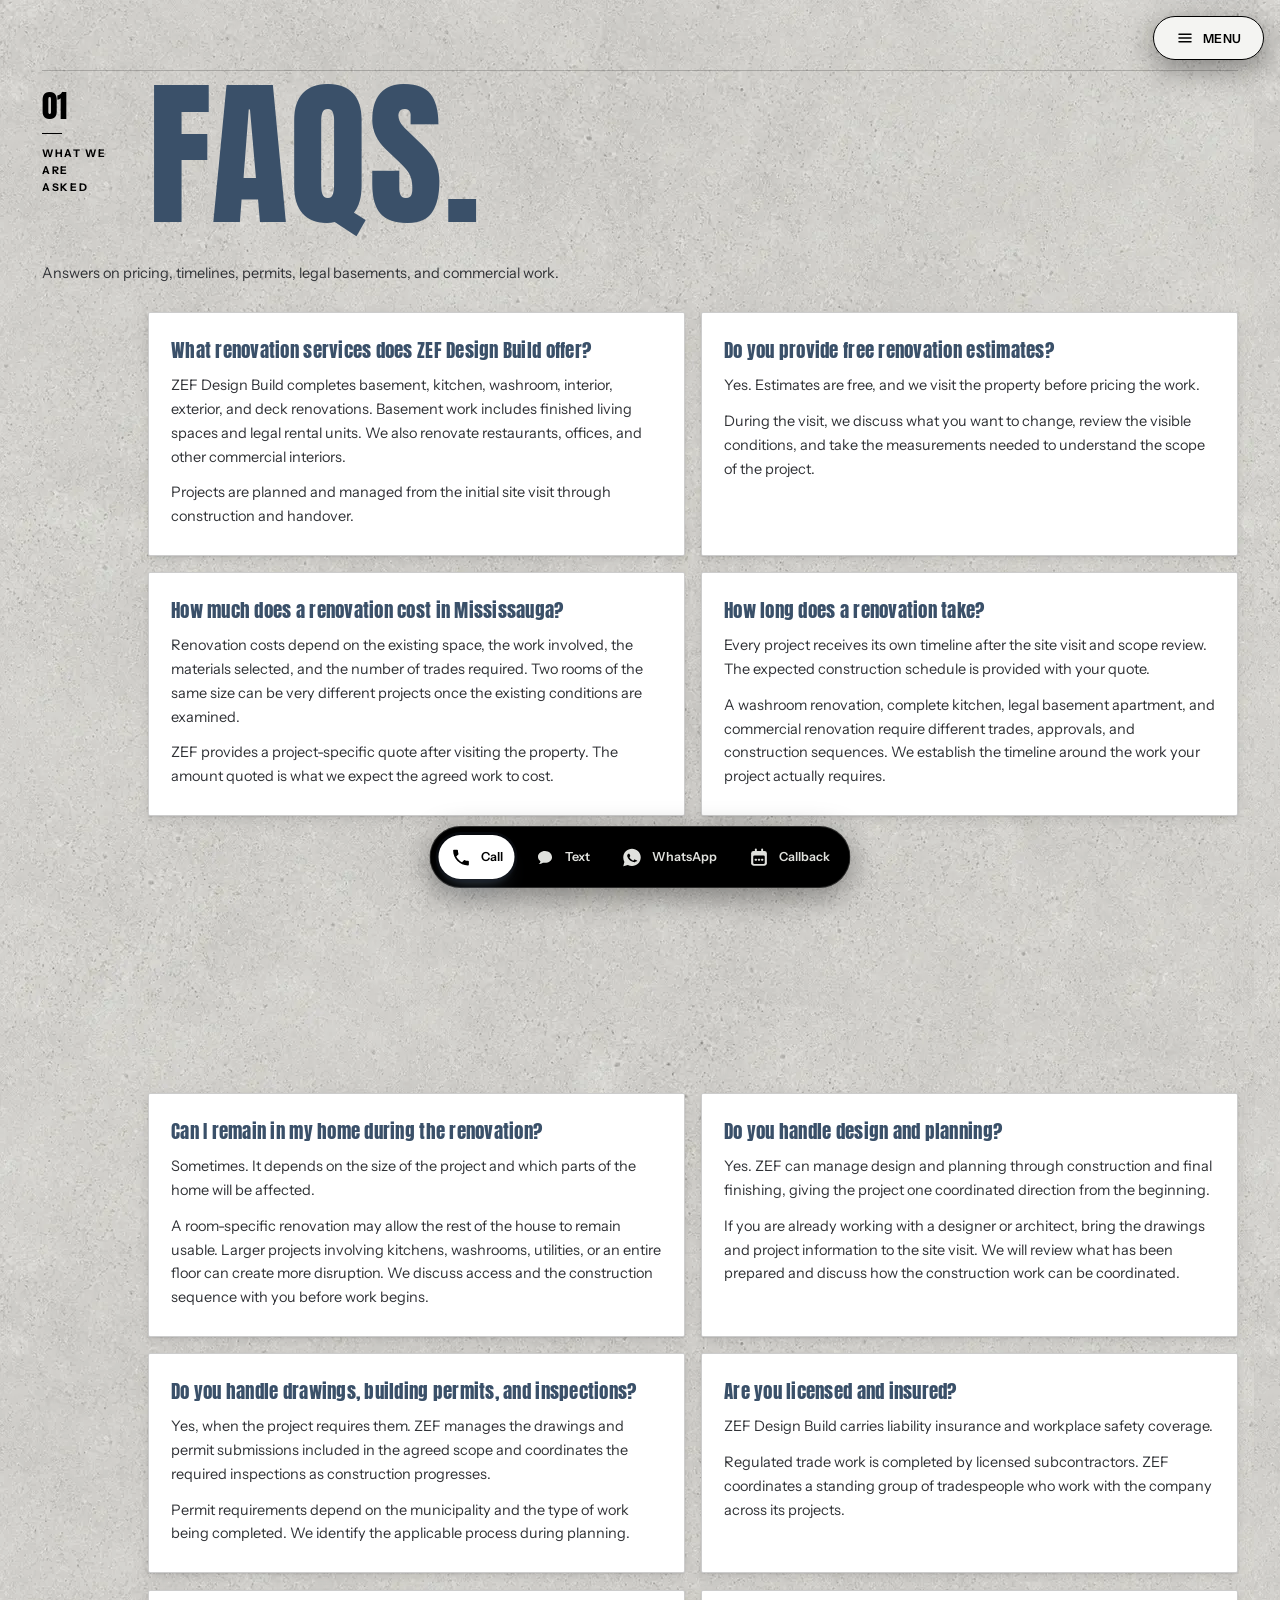
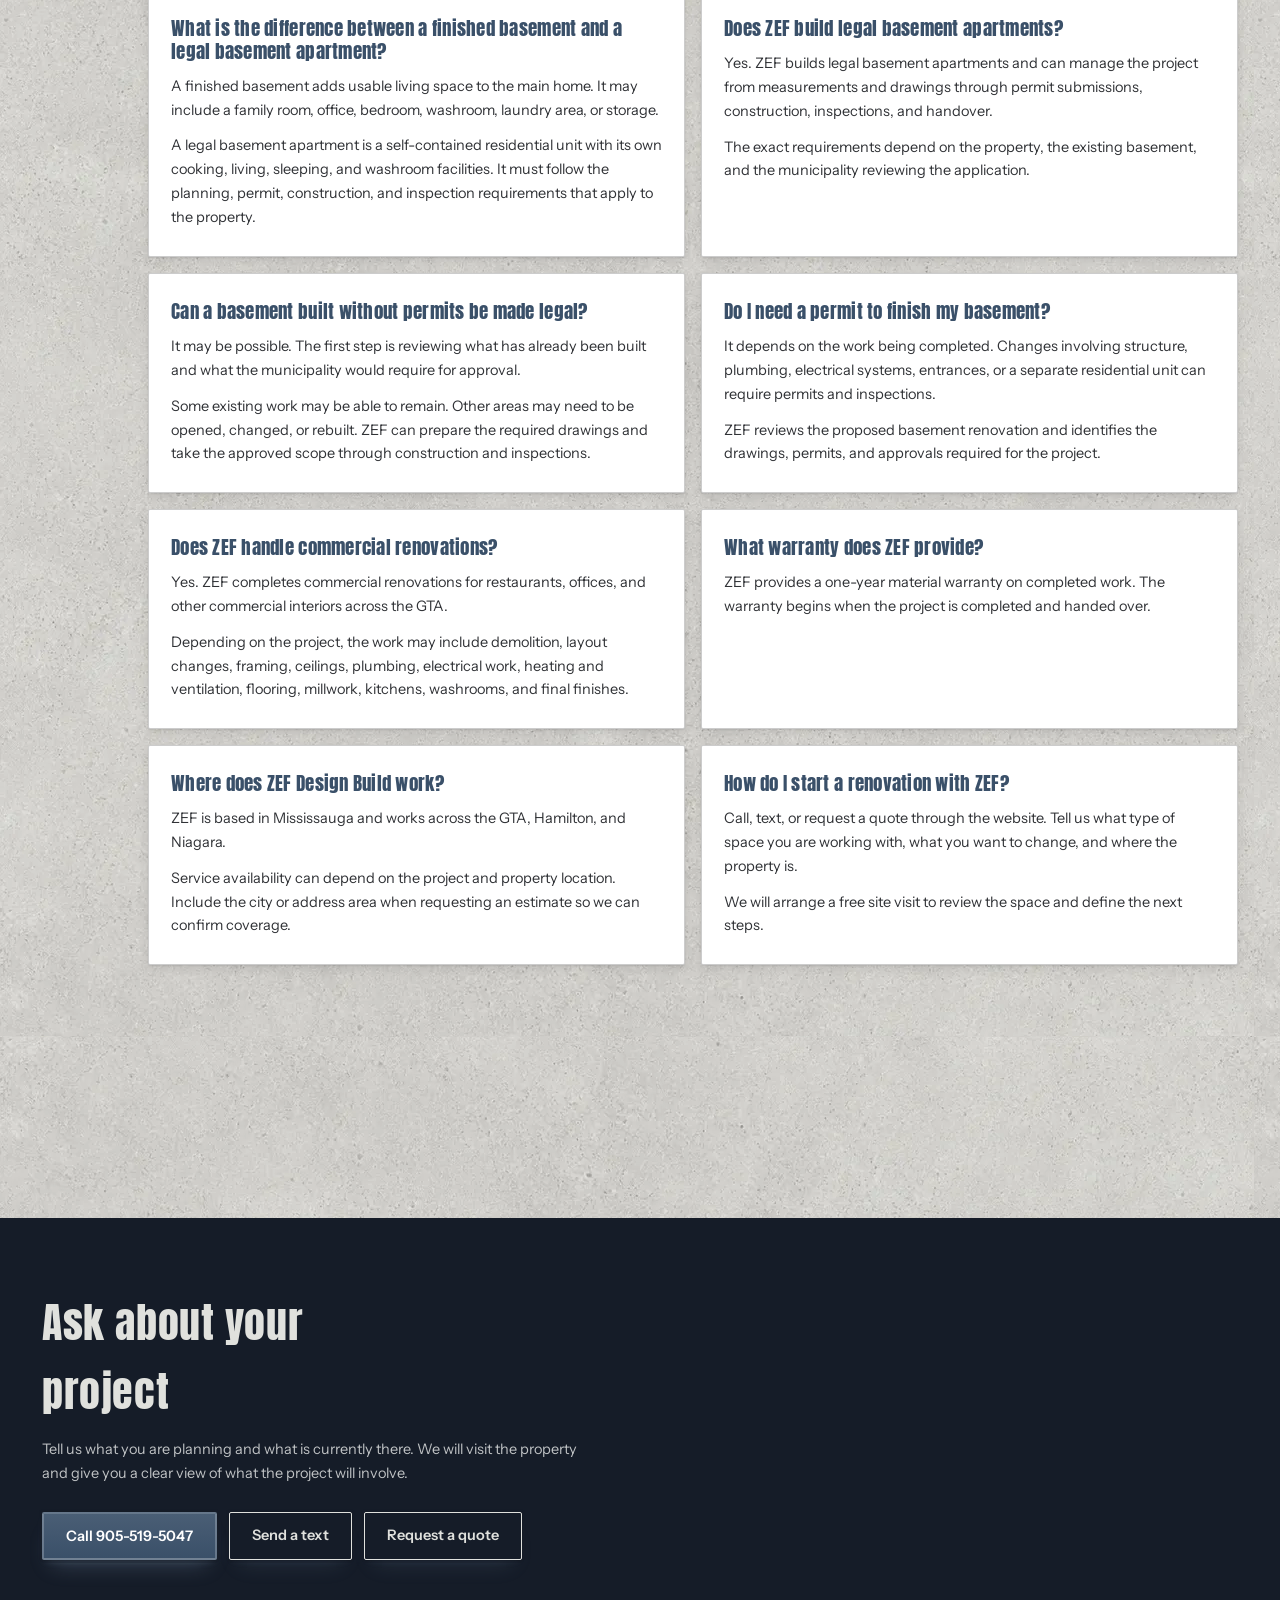
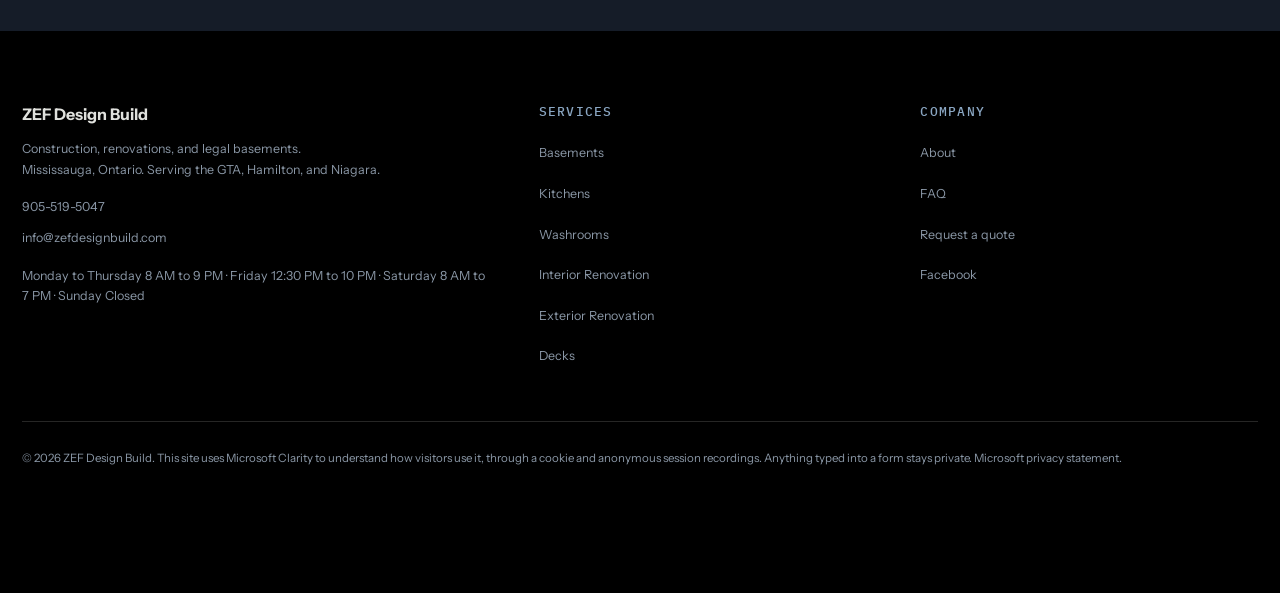
<file: faq.html>
<!DOCTYPE html>
<html lang="en">
<head>
<meta charset="UTF-8">
<meta name="viewport" content="width=device-width, initial-scale=1.0">
<link rel="icon" type="image/png" sizes="64x64" href="assets/favicon-64.png">
<link rel="apple-touch-icon" href="assets/apple-touch-icon.png">
<title>Renovation FAQs, Mississauga | ZEF Design Build</title>
<meta name="description" content="Answers about renovation costs, timelines, permits, legal basements, warranties, and residential and commercial renovations from ZEF Design Build.">

<link rel="canonical" href="https://zefdesignbuild.com/faq">
<meta property="og:title" content="Renovation FAQs, Mississauga | ZEF Design Build">
<meta property="og:description" content="Answers about renovation costs, timelines, permits, legal basements, warranties, and residential and commercial renovations from ZEF Design Build.">
<meta property="og:type" content="website">
<meta property="og:url" content="https://zefdesignbuild.com/faq">
<meta property="og:site_name" content="ZEF Design Build">
<meta property="og:image" content="https://zefdesignbuild.com/assets/kitchen-hero-1600.jpg">
<meta property="og:image:width" content="1600">
<meta property="og:image:height" content="896">
<meta property="og:image:alt" content="A finished kitchen built by ZEF Design Build">
<meta name="twitter:card" content="summary_large_image">
<link rel="preconnect" href="https://fonts.googleapis.com">
<link rel="preconnect" href="https://fonts.gstatic.com" crossorigin>
<link href="https://fonts.googleapis.com/css2?family=Anton&family=Oswald:wght@300;400&family=Instrument+Sans:wght@400;500;600;700&family=IBM+Plex+Mono:wght@400;500&family=Caveat:wght@600&display=swap" rel="stylesheet">
<link rel="stylesheet" href="css/site.css?v=b16daa4e">
<script type="application/ld+json">{"@context": "https://schema.org", "@type": "GeneralContractor", "name": "ZEF Design Build", "url": "https://zefdesignbuild.com", "email": "info@zefdesignbuild.com", "telephone": "+1-905-519-5047", "address": {"@type": "PostalAddress", "addressLocality": "Mississauga", "addressRegion": "ON", "addressCountry": "CA"}, "areaServed": [{"@type": "Place", "name": "Greater Toronto Area"}, {"@type": "Place", "name": "Hamilton"}, {"@type": "Place", "name": "Niagara"}], "openingHoursSpecification": [{"@type": "OpeningHoursSpecification", "dayOfWeek": ["Monday", "Tuesday", "Wednesday", "Thursday"], "opens": "08:00", "closes": "21:00"}, {"@type": "OpeningHoursSpecification", "dayOfWeek": ["Friday"], "opens": "12:30", "closes": "22:00"}, {"@type": "OpeningHoursSpecification", "dayOfWeek": ["Saturday"], "opens": "08:00", "closes": "19:00"}], "sameAs": ["https://www.facebook.com/profile.php?id=61578318698367"], "foundingDate": "2016"}</script>
<script type="application/ld+json">{"@context": "https://schema.org", "@type": "FAQPage", "mainEntity": [{"@type": "Question", "name": "What renovation services does ZEF Design Build offer?", "acceptedAnswer": {"@type": "Answer", "text": "ZEF Design Build completes basement, kitchen, washroom, interior, exterior, and deck renovations. Basement work includes finished living spaces and legal rental units. We also renovate restaurants, offices, and other commercial interiors. Projects are planned and managed from the initial site visit through construction and handover."}}, {"@type": "Question", "name": "Do you provide free renovation estimates?", "acceptedAnswer": {"@type": "Answer", "text": "Yes. Estimates are free, and we visit the property before pricing the work. During the visit, we discuss what you want to change, review the visible conditions, and take the measurements needed to understand the scope of the project."}}, {"@type": "Question", "name": "How much does a renovation cost in Mississauga?", "acceptedAnswer": {"@type": "Answer", "text": "Renovation costs depend on the existing space, the work involved, the materials selected, and the number of trades required. Two rooms of the same size can be very different projects once the existing conditions are examined. ZEF provides a project-specific quote after visiting the property. The amount quoted is what we expect the agreed work to cost."}}, {"@type": "Question", "name": "How long does a renovation take?", "acceptedAnswer": {"@type": "Answer", "text": "Every project receives its own timeline after the site visit and scope review. The expected construction schedule is provided with your quote. A washroom renovation, complete kitchen, legal basement apartment, and commercial renovation require different trades, approvals, and construction sequences. We establish the timeline around the work your project actually requires."}}, {"@type": "Question", "name": "Can the price or timeline change after construction begins?", "acceptedAnswer": {"@type": "Answer", "text": "It can change if concealed conditions are discovered or if the agreed scope changes. Older wiring, moisture damage, plumbing issues, and structural conditions are not always visible before walls or floors are opened. If something is found, ZEF explains the issue, its effect on the project, and the available options before the related work continues."}}, {"@type": "Question", "name": "How will I know what is happening during construction?", "acceptedAnswer": {"@type": "Answer", "text": "ZEF provides updates as the work progresses and raises questions promptly whenever your input is required. If a decision, site condition, or change affects the project, it is discussed with you before the related work moves forward."}}, {"@type": "Question", "name": "Can I remain in my home during the renovation?", "acceptedAnswer": {"@type": "Answer", "text": "Sometimes. It depends on the size of the project and which parts of the home will be affected. A room-specific renovation may allow the rest of the house to remain usable. Larger projects involving kitchens, washrooms, utilities, or an entire floor can create more disruption. We discuss access and the construction sequence with you before work begins."}}, {"@type": "Question", "name": "Do you handle design and planning?", "acceptedAnswer": {"@type": "Answer", "text": "Yes. ZEF can manage design and planning through construction and final finishing, giving the project one coordinated direction from the beginning. If you are already working with a designer or architect, bring the drawings and project information to the site visit. We will review what has been prepared and discuss how the construction work can be coordinated."}}, {"@type": "Question", "name": "Do you handle drawings, building permits, and inspections?", "acceptedAnswer": {"@type": "Answer", "text": "Yes, when the project requires them. ZEF manages the drawings and permit submissions included in the agreed scope and coordinates the required inspections as construction progresses. Permit requirements depend on the municipality and the type of work being completed. We identify the applicable process during planning."}}, {"@type": "Question", "name": "Are you licensed and insured?", "acceptedAnswer": {"@type": "Answer", "text": "ZEF Design Build carries liability insurance and workplace safety coverage. Regulated trade work is completed by licensed subcontractors. ZEF coordinates a standing group of tradespeople who work with the company across its projects."}}, {"@type": "Question", "name": "What is the difference between a finished basement and a legal basement apartment?", "acceptedAnswer": {"@type": "Answer", "text": "A finished basement adds usable living space to the main home. It may include a family room, office, bedroom, washroom, laundry area, or storage. A legal basement apartment is a self-contained residential unit with its own cooking, living, sleeping, and washroom facilities. It must follow the planning, permit, construction, and inspection requirements that apply to the property."}}, {"@type": "Question", "name": "Does ZEF build legal basement apartments?", "acceptedAnswer": {"@type": "Answer", "text": "Yes. ZEF builds legal basement apartments and can manage the project from measurements and drawings through permit submissions, construction, inspections, and handover. The exact requirements depend on the property, the existing basement, and the municipality reviewing the application."}}, {"@type": "Question", "name": "Can a basement built without permits be made legal?", "acceptedAnswer": {"@type": "Answer", "text": "It may be possible. The first step is reviewing what has already been built and what the municipality would require for approval. Some existing work may be able to remain. Other areas may need to be opened, changed, or rebuilt. ZEF can prepare the required drawings and take the approved scope through construction and inspections."}}, {"@type": "Question", "name": "Do I need a permit to finish my basement?", "acceptedAnswer": {"@type": "Answer", "text": "It depends on the work being completed. Changes involving structure, plumbing, electrical systems, entrances, or a separate residential unit can require permits and inspections. ZEF reviews the proposed basement renovation and identifies the drawings, permits, and approvals required for the project."}}, {"@type": "Question", "name": "Does ZEF handle commercial renovations?", "acceptedAnswer": {"@type": "Answer", "text": "Yes. ZEF completes commercial renovations for restaurants, offices, and other commercial interiors across the GTA. Depending on the project, the work may include demolition, layout changes, framing, ceilings, plumbing, electrical work, heating and ventilation, flooring, millwork, kitchens, washrooms, and final finishes."}}, {"@type": "Question", "name": "What warranty does ZEF provide?", "acceptedAnswer": {"@type": "Answer", "text": "ZEF provides a one-year material warranty on completed work. The warranty begins when the project is completed and handed over."}}, {"@type": "Question", "name": "Where does ZEF Design Build work?", "acceptedAnswer": {"@type": "Answer", "text": "ZEF is based in Mississauga and works across the GTA, Hamilton, and Niagara. Service availability can depend on the project and property location. Include the city or address area when requesting an estimate so we can confirm coverage."}}, {"@type": "Question", "name": "How do I start a renovation with ZEF?", "acceptedAnswer": {"@type": "Answer", "text": "Call, text, or request a quote through the website. Tell us what type of space you are working with, what you want to change, and where the property is. We will arrange a free site visit to review the space and define the next steps."}}]}</script>
<script>(function(c,l,a,r,i,t,y){c[a]=c[a]||function(){(c[a].q=c[a].q||[]).push(arguments)};t=l.createElement(r);t.async=1;t.src="https://www.clarity.ms/tag/"+i;y=l.getElementsByTagName(r)[0];y.parentNode.insertBefore(t,y);})(window,document,"clarity","script","yfbqsn7lou");</script>
</head>
<body>
<a class="skip" href="#main">Skip to content</a>
<header class="site" id="site-nav">
  <div class="hrow">
    <button class="burger" type="button" aria-label="Open menu" aria-expanded="false" aria-controls="mpop">
      <svg viewBox="0 0 24 24" aria-hidden="true">
        <path d="M4 12L20 12" class="l1"/>
        <path d="M4 12H20" class="l2"/>
        <path d="M4 12H20" class="l3"/>
      </svg>
    </button>
    <a class="lockup" href="./">
      <img class="mark" src="assets/logo-chevron.png" alt="" width="40" height="45">
      <span class="ltext"><b>ZEF</b><span>DESIGN BUILD</span></span>
    </a>
    <nav class="menu" aria-label="Main">
      <a href="commercial">Commercial</a><button type="button" data-dd="dd-services" aria-expanded="false" aria-controls="dd-services">Services <svg class="chev" viewBox="0 0 24 24" aria-hidden="true"><path d="M6 9l6 6 6-6" fill="none" stroke="currentColor" stroke-width="2" stroke-linecap="round" stroke-linejoin="round"/></svg></button><a href="./#about">About</a><a href="faq" aria-current="page">FAQ</a><a href="contact">Contact Us</a>
    </nav>
    <div class="hright">
      <a class="ghost-btn" href="tel:9055195047">Call</a>
      <a class="quote-btn" href="contact">Get a quote</a>
    </div>
    <div class="dd" id="dd-services"><div class="ddgrid"><a href="legal-basements"><span class="thumb"><picture><source srcset="assets/basement-320.webp 320w" type="image/webp" sizes="70px"><img src="assets/basement-320.jpg" alt="A finished legal basement living area" width="320" height="320" loading="lazy" decoding="async"></picture></span><span><b>Basements</b><i>Finished living spaces and legal rental units.</i></span></a><a href="kitchens"><span class="thumb"><picture><source srcset="assets/kitchen-320.webp 320w" type="image/webp" sizes="70px"><img src="assets/kitchen-320.jpg" alt="A finished kitchen with white cabinets, an oak island, and a full-height garden window" width="320" height="320" loading="lazy" decoding="async"></picture></span><span><b>Kitchens</b><i>Complete renovations, planned around everyday use.</i></span></a><a href="washrooms"><span class="thumb"><picture><source srcset="assets/washroom-320.webp 320w" type="image/webp" sizes="70px"><img src="assets/washroom-320.jpg" alt="A finished washroom with tiled walls and a glass shower screen" width="320" height="320" loading="lazy" decoding="async"></picture></span><span><b>Washrooms</b><i>Complete renovations, from layout to final finishes.</i></span></a><a href="interior-renovation"><span class="thumb"><picture><source srcset="assets/interior-320.webp 320w" type="image/webp" sizes="70px"><img src="assets/interior-320.jpg" alt="A finished open-plan living room after an interior renovation" width="320" height="320" loading="lazy" decoding="async"></picture></span><span><b>Interior Renovation</b><i>One room, connected spaces, or an entire floor.</i></span></a><a href="exterior-renovation"><span class="thumb"><picture><source srcset="assets/exterior-320.webp 320w" type="image/webp" sizes="70px"><img src="assets/exterior-320.jpg" alt="The front of a house after an exterior renovation" width="320" height="320" loading="lazy" decoding="async"></picture></span><span><b>Exterior Renovation</b><i>Siding, windows, doors, and coordinated exterior updates.</i></span></a><a href="decks"><span class="thumb"><picture><source srcset="assets/deck-320.webp 320w" type="image/webp" sizes="70px"><img src="assets/deck-320.jpg" alt="A finished backyard deck with seating and planting around it" width="320" height="320" loading="lazy" decoding="async"></picture></span><span><b>Decks</b><i>Outdoor spaces designed and built for everyday use.</i></span></a></div></div>
    <div class="mpop" id="mpop">
  <a href="commercial">Commercial</a>
  <div class="sep" role="separator" aria-orientation="horizontal"></div>
  <div class="grp">Services</div>
  <a href="legal-basements">Basements</a>
  <a href="kitchens">Kitchens</a><a href="washrooms">Washrooms</a><a href="interior-renovation">Interior Renovation</a><a href="exterior-renovation">Exterior Renovation</a><a href="decks">Decks</a>
  <div class="sep" role="separator" aria-orientation="horizontal"></div>
  <a href="./#about">About</a>
  <a href="faq">FAQ</a>
  <a href="contact">Contact Us</a>
</div>

  </div>
</header>
<button class="navhint" type="button" aria-controls="site-nav" aria-expanded="false"><svg viewBox="0 0 24 24" aria-hidden="true"><path d="M4 7h16M4 12h16M4 17h16"/></svg><span>Menu</span></button>
<main id="main">
<section class="faqsec">
  <div class="inner">
    <div class="sechead reveal pagetitle">
    <div class="sechead-meta">
      <span class="sechead-num" aria-hidden="true">01</span>
      <span class="sechead-tick" aria-hidden="true"></span>
      <span class="sechead-label">What we are asked</span>
    </div>
    <h1 class="sec">FAQs<span class="sechead-stop" aria-hidden="true">.</span></h1>
  </div>
    <p class="lead reveal">Answers on pricing, timelines, permits, legal basements, and commercial work.</p>
    <div class="faq"><div class="qa reveal" style="--i:0"><h2>What renovation services does ZEF Design Build offer?</h2><p>ZEF Design Build completes basement, kitchen, washroom, interior, exterior, and deck renovations. Basement work includes finished living spaces and legal rental units. We also renovate restaurants, offices, and other commercial interiors.</p><p>Projects are planned and managed from the initial site visit through construction and handover.</p></div><div class="qa reveal" style="--i:0"><h2>Do you provide free renovation estimates?</h2><p>Yes. Estimates are free, and we visit the property before pricing the work.</p><p>During the visit, we discuss what you want to change, review the visible conditions, and take the measurements needed to understand the scope of the project.</p></div><div class="qa reveal" style="--i:1"><h2>How much does a renovation cost in Mississauga?</h2><p>Renovation costs depend on the existing space, the work involved, the materials selected, and the number of trades required. Two rooms of the same size can be very different projects once the existing conditions are examined.</p><p>ZEF provides a project-specific quote after visiting the property. The amount quoted is what we expect the agreed work to cost.</p></div><div class="qa reveal" style="--i:1"><h2>How long does a renovation take?</h2><p>Every project receives its own timeline after the site visit and scope review. The expected construction schedule is provided with your quote.</p><p>A washroom renovation, complete kitchen, legal basement apartment, and commercial renovation require different trades, approvals, and construction sequences. We establish the timeline around the work your project actually requires.</p></div><div class="qa reveal" style="--i:2"><h2>Can the price or timeline change after construction begins?</h2><p>It can change if concealed conditions are discovered or if the agreed scope changes.</p><p>Older wiring, moisture damage, plumbing issues, and structural conditions are not always visible before walls or floors are opened. If something is found, ZEF explains the issue, its effect on the project, and the available options before the related work continues.</p></div><div class="qa reveal" style="--i:2"><h2>How will I know what is happening during construction?</h2><p>ZEF provides updates as the work progresses and raises questions promptly whenever your input is required.</p><p>If a decision, site condition, or change affects the project, it is discussed with you before the related work moves forward.</p></div><div class="qa reveal" style="--i:3"><h2>Can I remain in my home during the renovation?</h2><p>Sometimes. It depends on the size of the project and which parts of the home will be affected.</p><p>A room-specific renovation may allow the rest of the house to remain usable. Larger projects involving kitchens, washrooms, utilities, or an entire floor can create more disruption. We discuss access and the construction sequence with you before work begins.</p></div><div class="qa reveal" style="--i:3"><h2>Do you handle design and planning?</h2><p>Yes. ZEF can manage design and planning through construction and final finishing, giving the project one coordinated direction from the beginning.</p><p>If you are already working with a designer or architect, bring the drawings and project information to the site visit. We will review what has been prepared and discuss how the construction work can be coordinated.</p></div><div class="qa reveal" style="--i:4"><h2>Do you handle drawings, building permits, and inspections?</h2><p>Yes, when the project requires them. ZEF manages the drawings and permit submissions included in the agreed scope and coordinates the required inspections as construction progresses.</p><p>Permit requirements depend on the municipality and the type of work being completed. We identify the applicable process during planning.</p></div><div class="qa reveal" style="--i:4"><h2>Are you licensed and insured?</h2><p>ZEF Design Build carries liability insurance and workplace safety coverage.</p><p>Regulated trade work is completed by licensed subcontractors. ZEF coordinates a standing group of tradespeople who work with the company across its projects.</p></div><div class="qa reveal" style="--i:5"><h2>What is the difference between a finished basement and a legal basement apartment?</h2><p>A finished basement adds usable living space to the main home. It may include a family room, office, bedroom, washroom, laundry area, or storage.</p><p>A legal basement apartment is a self-contained residential unit with its own cooking, living, sleeping, and washroom facilities. It must follow the planning, permit, construction, and inspection requirements that apply to the property.</p></div><div class="qa reveal" style="--i:5"><h2>Does ZEF build legal basement apartments?</h2><p>Yes. ZEF builds legal basement apartments and can manage the project from measurements and drawings through permit submissions, construction, inspections, and handover.</p><p>The exact requirements depend on the property, the existing basement, and the municipality reviewing the application.</p></div><div class="qa reveal" style="--i:6"><h2>Can a basement built without permits be made legal?</h2><p>It may be possible. The first step is reviewing what has already been built and what the municipality would require for approval.</p><p>Some existing work may be able to remain. Other areas may need to be opened, changed, or rebuilt. ZEF can prepare the required drawings and take the approved scope through construction and inspections.</p></div><div class="qa reveal" style="--i:6"><h2>Do I need a permit to finish my basement?</h2><p>It depends on the work being completed. Changes involving structure, plumbing, electrical systems, entrances, or a separate residential unit can require permits and inspections.</p><p>ZEF reviews the proposed basement renovation and identifies the drawings, permits, and approvals required for the project.</p></div><div class="qa reveal" style="--i:7"><h2>Does ZEF handle commercial renovations?</h2><p>Yes. ZEF completes commercial renovations for restaurants, offices, and other commercial interiors across the GTA.</p><p>Depending on the project, the work may include demolition, layout changes, framing, ceilings, plumbing, electrical work, heating and ventilation, flooring, millwork, kitchens, washrooms, and final finishes.</p></div><div class="qa reveal" style="--i:7"><h2>What warranty does ZEF provide?</h2><p>ZEF provides a one-year material warranty on completed work. The warranty begins when the project is completed and handed over.</p></div><div class="qa reveal" style="--i:8"><h2>Where does ZEF Design Build work?</h2><p>ZEF is based in Mississauga and works across the GTA, Hamilton, and Niagara.</p><p>Service availability can depend on the project and property location. Include the city or address area when requesting an estimate so we can confirm coverage.</p></div><div class="qa reveal" style="--i:8"><h2>How do I start a renovation with ZEF?</h2><p>Call, text, or request a quote through the website. Tell us what type of space you are working with, what you want to change, and where the property is.</p><p>We will arrange a free site visit to review the space and define the next steps.</p></div></div>
  </div>
</section>

<section class="certs" aria-label="What is behind the work">
  <div class="inner reveal"><div class="badge" style="--bw:92px"><svg viewBox="0 0 96 96" role="img" aria-label="One year material warranty on completed work">
      <defs>
        <path id="arcT" d="M11 48 A37 37 0 0 1 85 48"/>
        <path id="arcB" d="M11 48 A37 37 0 0 0 85 48"/>
      </defs>
      <circle cx="48" cy="48" r="46" fill="#303236"/>
      <circle cx="48" cy="48" r="29" fill="#FFFFFF"/>
      <text class="bring"><textPath href="#arcT" startOffset="50%" text-anchor="middle">1 YEAR WARRANTY</textPath></text>
      <text class="bring"><textPath href="#arcB" startOffset="50%" text-anchor="middle">COMPLETED WORK</textPath></text>
      <circle cx="10" cy="48" r="2" fill="#FFFFFF"/><circle cx="86" cy="48" r="2" fill="#FFFFFF"/>
      <path d="M30 49 l13 14 L70 31" fill="none" stroke="#FFFFFF" stroke-width="13" stroke-linecap="round" stroke-linejoin="round"/>
      <path d="M30 49 l13 14 L70 31" fill="none" stroke="#43A047" stroke-width="8" stroke-linecap="round" stroke-linejoin="round"/>
    </svg></div><div class="badge" style="--bw:156px"><svg viewBox="0 0 156 64" role="img" aria-label="Permits on every job">
      <g fill="#1565C0">
        <rect x="2" y="26" width="9" height="28"/>
        <rect x="13" y="14" width="11" height="40"/>
        <rect x="26" y="32" width="8" height="22"/>
        <rect x="36" y="20" width="10" height="34"/>
        <rect x="15.5" y="8" width="2.2" height="7" fill="#C62828"/>
        <rect x="12" y="30" width="13" height="2.4" fill="#FFFFFF"/>
        <rect x="12" y="38" width="13" height="2.4" fill="#FFFFFF"/>
        <rect x="38" y="28" width="6" height="2.2" fill="#FFFFFF"/>
        <rect x="38" y="36" width="6" height="2.2" fill="#FFFFFF"/>
      </g>
      <text x="54" y="35" style="font-size:21px" class="bsolid">PERMITS</text>
      <rect x="54" y="41" width="94" height="2" fill="#1565C0"/>
      <text x="54" y="56" class="bsub">ON EVERY JOB</text>
    </svg></div><div class="badge" style="--bw:174px"><svg viewBox="0 0 174 64" role="img" aria-label="Liability insurance">
      <text x="0" y="36" style="font-size:24px" class="bsolid">INSURED</text>
      <text x="0" y="52" class="bsub">LIABILITY COVERAGE</text>
      <g transform="translate(150 32)">
        <path fill="#7CB342" d="M0 -23 L4.8 -12.4 L14.6 -17.8 L12.4 -6.8 L23 -5.2 L15 2 L23 9.6 L12.2 10.8 L14 22 L4.6 16.4 L0 26 L-4.6 16.4 L-14 22 L-12.2 10.8 L-23 9.6 L-15 2 L-23 -5.2 L-12.4 -6.8 L-14.6 -17.8 L-4.8 -12.4 Z"/>
        <path fill="#FFFFFF" d="M-8 8 v-8 l8 -7 l8 7 v8 h-6 v-6 h-4 v6 Z"/>
      </g>
    </svg></div><div class="badge" style="--bw:164px"><svg viewBox="0 0 164 64" role="img" aria-label="Workplace safety coverage">
      <path fill="#F57C00" d="M23 3 L43 11 v16 c0 14 -9 23 -20 28 C12 50 3 41 3 27 V11 Z"/>
      <g fill="#FFFFFF">
        <path d="M23 20 c-6 0 -10 4.5 -10 10 h20 c0 -5.5 -4 -10 -10 -10 Z"/>
        <rect x="10" y="31.5" width="26" height="3.6" rx="1.8" fill="#37474F"/>
        <rect x="20.4" y="16" width="5.2" height="6" rx="1.5"/>
      </g>
      <text x="52" y="30" style="font-size:17px" class="bsolid">SITE SAFE</text>
      <rect x="52" y="36" width="100" height="2" fill="#F57C00"/>
      <text x="52" y="52" class="bsub">SAFETY COVERAGE</text>
    </svg></div><div class="badge" style="--bw:176px"><svg viewBox="0 0 176 64" role="img" aria-label="Licensed subcontractors">
      <path fill="#C62828" d="M23 4 L43 15 v22 L23 48 L3 37 V15 Z"/>
      <path fill="#FFFFFF" d="M13 34 l9 -9 a6.5 6.5 0 0 1 8 -8 l-4 4 4 4 4 -4 a6.5 6.5 0 0 1 -8 8 l-9 9 a2.8 2.8 0 1 1 -4 -4 Z"/>
      <text x="54" y="24" style="font-size:15px" class="bsolid">LICENSED</text>
      <text x="54" y="42" style="font-size:15px" class="bsolid">TRADES</text>
      <text x="54" y="57" class="bsub">SUBCONTRACTORS</text>
    </svg></div></div>
</section>


<section class="quoteband">
  <div class="inner reveal">
    <h2 class="sec">Ask about your project</h2>
    <p class="lead">Tell us what you are planning and what is currently there. We will visit the property and give you a clear view of what the project will involve.</p>
    <div class="ctas">
      <a class="btn1" href="tel:9055195047">Call 905-519-5047</a>
      <a class="btn2" href="sms:9055195047">Send a text</a>
      
      <a class="btn2" href="contact">Request a quote</a>
    </div>
  </div>
</section>


</main>
<div class="footer-stage">
<footer class="site">
  <div class="inner">
    <div>
      <b>ZEF Design Build</b>
      <p>Construction, renovations, and legal basements.<br>
      Mississauga, Ontario. Serving the GTA, Hamilton, and Niagara.</p>
      <p><a href="tel:9055195047">905-519-5047</a><br>
      <a href="mailto:info@zefdesignbuild.com">info@zefdesignbuild.com</a></p>
      <p>Monday to Thursday 8 AM to 9 PM &middot; Friday 12:30 PM to 10 PM &middot; Saturday 8 AM to 7 PM &middot; Sunday Closed</p>
    </div>
    <div>
      <h2>Services</h2>
      <ul><li><a href="legal-basements">Basements</a></li><li><a href="kitchens">Kitchens</a></li><li><a href="washrooms">Washrooms</a></li><li><a href="interior-renovation">Interior Renovation</a></li><li><a href="exterior-renovation">Exterior Renovation</a></li><li><a href="decks">Decks</a></li></ul>
    </div>
    <div>
      <h2>Company</h2>
      <ul>
        <li><a href="./#about">About</a></li>
        <li><a href="faq">FAQ</a></li>
        <li><a href="contact">Request a quote</a></li>
        <li><a href="https://www.facebook.com/profile.php?id=61578318698367" target="_blank" rel="noopener">Facebook</a></li>
      </ul>
    </div>
  </div>
  <div class="legal">&copy; 2026 ZEF Design Build. This site uses Microsoft Clarity to understand how visitors use it, through a cookie and anonymous session recordings. Anything typed into a form stays private. <a href="https://privacy.microsoft.com/privacystatement" target="_blank" rel="noopener">Microsoft privacy statement</a>.</div>
</footer>
</div>
<nav class="dock" aria-label="Contact">
  <a class="call" href="tel:9055195047"><svg viewBox="0 0 24 24" aria-hidden="true"><path fill="currentColor" d="M6.6 10.8c1.4 2.8 3.8 5.1 6.6 6.6l2.2-2.2c.3-.3.7-.4 1-.2 1.1.4 2.3.6 3.6.6.6 0 1 .4 1 1V20c0 .6-.4 1-1 1C10.6 21 3 13.4 3 4c0-.6.4-1 1-1h3.5c.6 0 1 .4 1 1 0 1.2.2 2.4.6 3.6.1.3 0 .7-.2 1l-2.3 2.2z"/></svg><span>Call</span></a>
  <a href="sms:9055195047"><svg viewBox="0 0 24 24" aria-hidden="true"><g transform="translate(12 12) scale(1.2) translate(-12 -12)"><path fill="currentColor" d="M12 5.9c-3.7 0-6.7 2.4-6.7 5.4 0 1.7.9 3.2 2.4 4.2-.2 1.1-.8 2.1-1.7 2.8 1.5-.1 2.9-.6 4.1-1.4.6.1 1.2.2 1.9.2 3.7 0 6.7-2.4 6.7-5.4S15.7 5.9 12 5.9z"/></g></svg><span>Text</span></a>
  <a href="https://wa.me/19055195047" target="_blank" rel="noopener"><svg viewBox="0 0 24 24" aria-hidden="true"><path fill="currentColor" d="M12 2C6.5 2 2 6.5 2 12c0 1.8.5 3.5 1.3 5L2 22l5.2-1.4c1.5.8 3.1 1.2 4.8 1.2 5.5 0 10-4.5 10-10S17.5 2 12 2zm4.8 14.1c-.2.6-1.2 1.1-1.7 1.2-.4.1-1 .1-1.6-.1-.4-.1-.9-.3-1.5-.5-2.6-1.1-4.3-3.8-4.4-3.9-.1-.2-1.1-1.4-1.1-2.7 0-1.3.7-1.9.9-2.2.2-.3.5-.3.7-.3h.5c.2 0 .4 0 .6.4.2.5.7 1.8.8 1.9.1.1.1.3 0 .4-.1.2-.1.3-.3.5l-.4.5c-.1.1-.3.3-.1.6.2.3.8 1.3 1.7 2.1 1.2 1 2.1 1.4 2.4 1.5.3.1.5.1.6-.1.2-.2.7-.8.9-1.1.2-.3.4-.2.6-.1.3.1 1.6.8 1.9.9.3.2.5.2.5.4.1.1.1.7-.1 1.3z"/></svg><span>WhatsApp</span></a>
  <a href="#" data-open="book-sheet"><svg viewBox="0 0 24 24" aria-hidden="true"><rect x="3" y="4.6" width="18" height="16.8" rx="2.8" fill="currentColor"/><rect x="7.3" y="1.8" width="2.2" height="4.8" rx="1.1" fill="currentColor"/><rect x="14.5" y="1.8" width="2.2" height="4.8" rx="1.1" fill="currentColor"/><rect x="5.4" y="9.8" width="13.2" height="9.6" rx="1.4" fill="var(--dock-bg)"/><g fill="currentColor"><rect x="7.2" y="13.4" width="2.3" height="2.3" rx=".6"/><rect x="10.85" y="13.4" width="2.3" height="2.3" rx=".6"/><rect x="14.5" y="13.4" width="2.3" height="2.3" rx=".6"/></g></svg><span>Callback</span></a>
</nav>
<div class="sheet wide" id="book-sheet" role="dialog" aria-modal="true" aria-labelledby="book-title">
  <div class="panel duo">
    <button class="close" type="button" aria-label="Close">
      <svg viewBox="0 0 24 24" aria-hidden="true"><path d="M5 5l14 14M19 5L5 19"/></svg>
    </button>
    <div class="bkform">
      <h2 id="book-title">Request a callback</h2>
      <p class="note">Estimates are free, at your property</p>
      <form data-validate class="formbody" method="post" action="https://formsubmit.co/info@zefdesignbuild.com" data-endpoint="https://formsubmit.co/ajax/" data-to-user="info" data-to-domain="zefdesignbuild.com" data-subject="ZEF website: callback request" data-failtext="Your details are still here. The send did not go through. Please try once more, or call 905-519-5047 and we will take them down on the phone." data-windows='{"1":[{"s":"08:00","l":"8 to 10 AM"},{"s":"10:00","l":"10 AM to 12 PM"},{"s":"12:00","l":"12 to 2 PM"},{"s":"14:00","l":"2 to 4 PM"},{"s":"16:00","l":"4 to 6 PM"},{"s":"18:00","l":"6 to 8 PM"},{"s":"20:00","l":"8 to 9 PM"}],"2":[{"s":"08:00","l":"8 to 10 AM"},{"s":"10:00","l":"10 AM to 12 PM"},{"s":"12:00","l":"12 to 2 PM"},{"s":"14:00","l":"2 to 4 PM"},{"s":"16:00","l":"4 to 6 PM"},{"s":"18:00","l":"6 to 8 PM"},{"s":"20:00","l":"8 to 9 PM"}],"3":[{"s":"08:00","l":"8 to 10 AM"},{"s":"10:00","l":"10 AM to 12 PM"},{"s":"12:00","l":"12 to 2 PM"},{"s":"14:00","l":"2 to 4 PM"},{"s":"16:00","l":"4 to 6 PM"},{"s":"18:00","l":"6 to 8 PM"},{"s":"20:00","l":"8 to 9 PM"}],"4":[{"s":"08:00","l":"8 to 10 AM"},{"s":"10:00","l":"10 AM to 12 PM"},{"s":"12:00","l":"12 to 2 PM"},{"s":"14:00","l":"2 to 4 PM"},{"s":"16:00","l":"4 to 6 PM"},{"s":"18:00","l":"6 to 8 PM"},{"s":"20:00","l":"8 to 9 PM"}],"5":[{"s":"12:30","l":"12:30 to 2:30 PM"},{"s":"14:30","l":"2:30 to 4:30 PM"},{"s":"16:30","l":"4:30 to 6:30 PM"},{"s":"18:30","l":"6:30 to 8:30 PM"},{"s":"20:30","l":"8:30 to 10 PM"}],"6":[{"s":"08:00","l":"8 to 10 AM"},{"s":"10:00","l":"10 AM to 12 PM"},{"s":"12:00","l":"12 to 2 PM"},{"s":"14:00","l":"2 to 4 PM"},{"s":"16:00","l":"4 to 6 PM"},{"s":"18:00","l":"6 to 7 PM"}]}'>
        <div class="bkroute">
          <span class="bkspine" aria-hidden="true"></span>
          <div class="bkstop field">
            <span class="bknode" aria-hidden="true"><svg viewBox="0 0 24 24"><path d="M12 21s-7-5.4-7-11a7 7 0 0 1 14 0c0 5.6-7 11-7 11z"/><circle cx="12" cy="10" r="2.6"/></svg></span>
            <input id="bk-where" name="where" type="text" autocomplete="address-level2" placeholder="Property address" aria-label="Where is the property">
          </div>
          <hr class="bksplit" aria-hidden="true">
          <div class="bkstop field">
            <span class="bknode" aria-hidden="true"><svg viewBox="0 0 24 24"><path d="M12 5v14M5 12h14"/></svg></span>
            <select id="bk-project" name="project" aria-label="What are we building">
              <option value="">What are we building</option>
              <option value="Legal basement">Legal basement</option><option value="Kitchen">Kitchen</option><option value="Washroom">Washroom</option><option value="Deck">Deck</option><option value="Interior renovation">Interior renovation</option><option value="Exterior renovation">Exterior renovation</option><option value="Something else">Something else</option>
            </select>
          </div>
        </div>
        <div class="bkgrid">
          <div class="field">
            <input id="bk-name" name="name" type="text" autocomplete="name" required placeholder="Your name" aria-label="Your name" aria-describedby="bk-name-err">
            <span class="err" id="bk-name-err">Please enter your name</span>
          </div>
          <div class="field">
            <input id="bk-phone" name="phone" type="tel" autocomplete="tel" required placeholder="Your phone number" aria-label="Your phone number" aria-describedby="bk-phone-err">
            <span class="err" id="bk-phone-err">Please enter a phone number we can reach you on</span>
          </div>
        </div>
        <div class="bkgrid when">
          <div class="field">
            <div class="dpick" data-locked>
              <div class="dpick-control">
                <input id="bk-when" name="when" type="text" autocomplete="off" placeholder="When suits you" aria-label="When suits you">
                <button class="dpick-clear" type="button" hidden aria-label="Clear the date">
                  <svg viewBox="0 0 24 24" aria-hidden="true"><path d="M6 6l12 12M18 6L6 18"/></svg>
                </button>
                <button class="dpick-open" type="button" hidden aria-expanded="false" aria-label="Pick a date from the calendar">
                  <svg viewBox="0 0 24 24" aria-hidden="true"><rect x="3" y="5" width="18" height="16" rx="2"/><path d="M8 3v4M16 3v4M3 10h18"/></svg>
                </button>
              </div>
              <div class="dpick-pop" hidden></div>
            </div>
          </div>
          <div class="field bkchip">
            <svg viewBox="0 0 24 24" aria-hidden="true"><circle cx="12" cy="12" r="9"/><path d="M12 7v5l3 3"/></svg>
            <select id="bk-time" name="time" data-window-list aria-label="Callback window">
              <option value="">Anytime</option>
              <option>8 to 10 AM</option><option>10 AM to 12 PM</option><option>12 to 2 PM</option><option>2 to 4 PM</option><option>4 to 6 PM</option><option>6 to 8 PM</option><option>8 to 10 PM</option>
            </select>
          </div>
        </div>
        <div class="bkactions">
          <button class="btn1 send" type="submit">Request a callback</button>
          <a class="bkcall" href="tel:9055195047">Or call 905-519-5047<svg viewBox="0 0 24 24" aria-hidden="true"><path d="M5 12h14M13 5l7 7-7 7"/></svg></a>
        </div>
        <p class="formerr" role="alert"></p>
          <input class="hp" type="text" name="_honey" tabindex="-1" autocomplete="off" aria-hidden="true" hidden>
          <input type="hidden" name="_subject" value="ZEF website: callback request">
          <input type="hidden" name="_captcha" value="false">
      </form>
      <div class="sent">
        <h3>Got it.</h3>
        <p>We have your details. We call back on the number you gave us. To reach us sooner, call <a href="tel:9055195047">905-519-5047</a>.</p>
      </div>
    </div>
    <div class="bkwhy"><h3>What you get</h3><ul class="bklist"><li><svg class="bkcheck" viewBox="0 0 24 24" aria-hidden="true"><path d="M4 12.5l5.2 5.2L20 7"/></svg><span>A visit at a time that suits you, evenings and Saturdays included</span></li><li><svg class="bkcheck" viewBox="0 0 24 24" aria-hidden="true"><path d="M4 12.5l5.2 5.2L20 7"/></svg><span>We look at the space and go through what you want changed</span></li><li><svg class="bkcheck" viewBox="0 0 24 24" aria-hidden="true"><path d="M4 12.5l5.2 5.2L20 7"/></svg><span>Your space is measured and drawn before anything is priced</span></li></ul><h3>What stands behind the work</h3><ul class="bklist"><li><svg class="bkcheck" viewBox="0 0 24 24" aria-hidden="true"><path d="M4 12.5l5.2 5.2L20 7"/></svg><span>Permits on every job, drawings and submissions handled</span></li><li><svg class="bkcheck" viewBox="0 0 24 24" aria-hidden="true"><path d="M4 12.5l5.2 5.2L20 7"/></svg><span>Liability insurance and workplace safety coverage</span></li><li><svg class="bkcheck" viewBox="0 0 24 24" aria-hidden="true"><path d="M4 12.5l5.2 5.2L20 7"/></svg><span>One year material warranty on completed work</span></li></ul><div class="bkwhy-photo" aria-hidden="true"><picture><source srcset="assets/zain-a8-band.webp 1170w" type="image/webp" sizes="(min-width: 901px) 420px"><img src="assets/zain-a8-band.jpg" alt="" width="1170" height="720" loading="lazy" decoding="async"></picture></div></div>
  </div>
</div>
<script src="js/vendor/lenis.min.js" defer></script>
<script src="js/main.js?v=3b43faaa" defer></script>
</body>
</html>
</file>
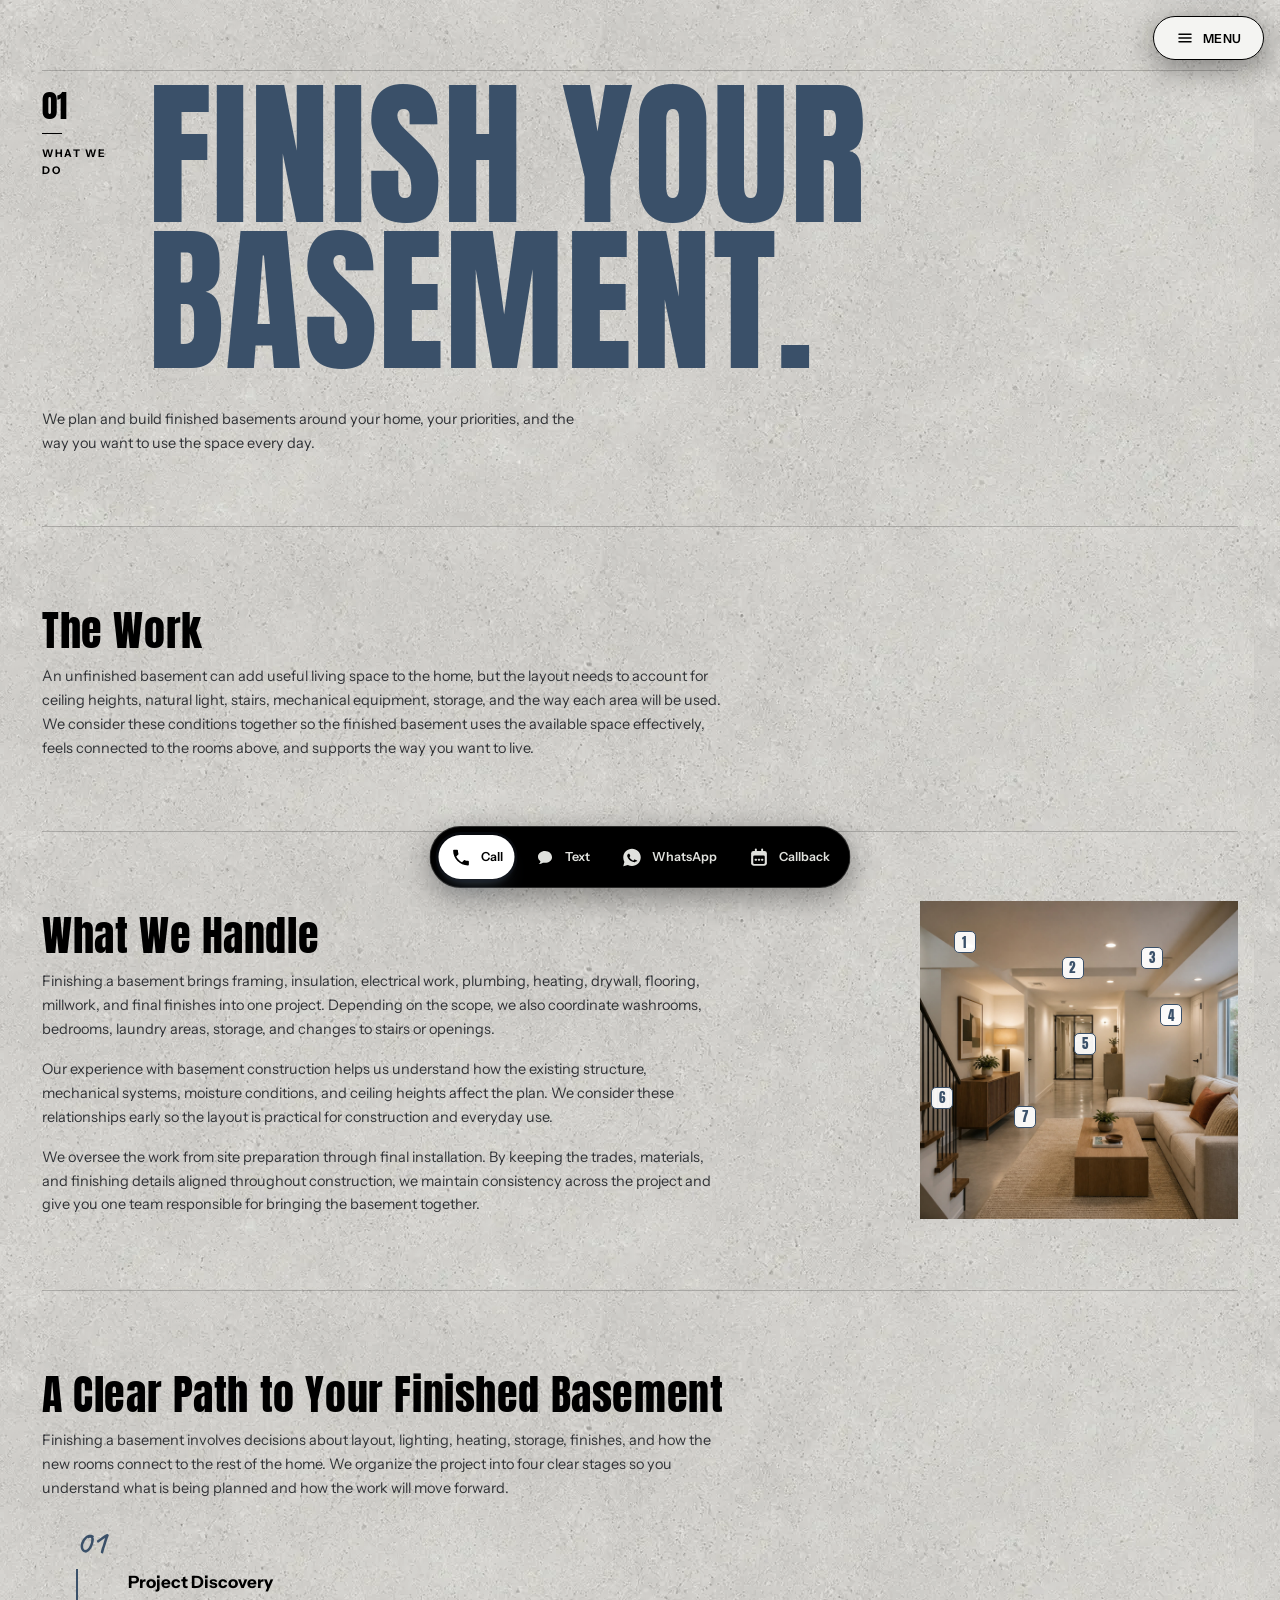
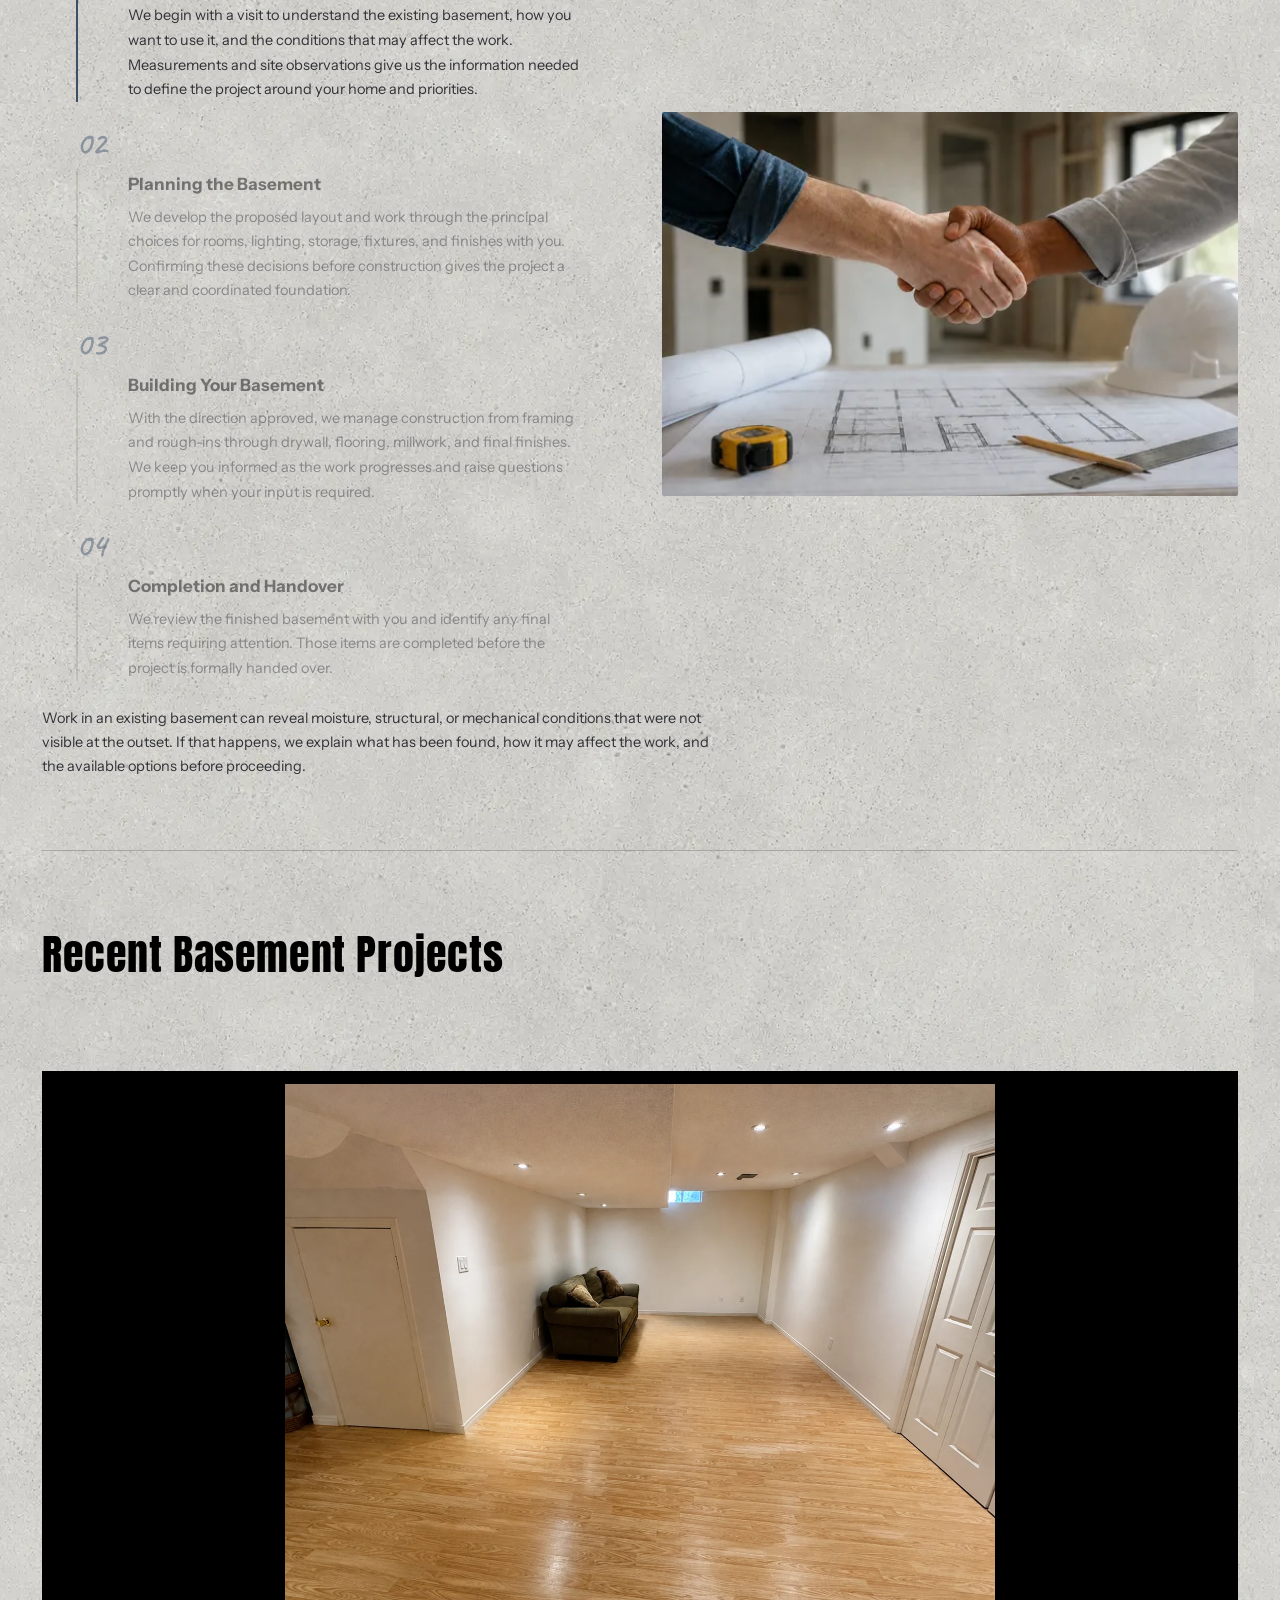
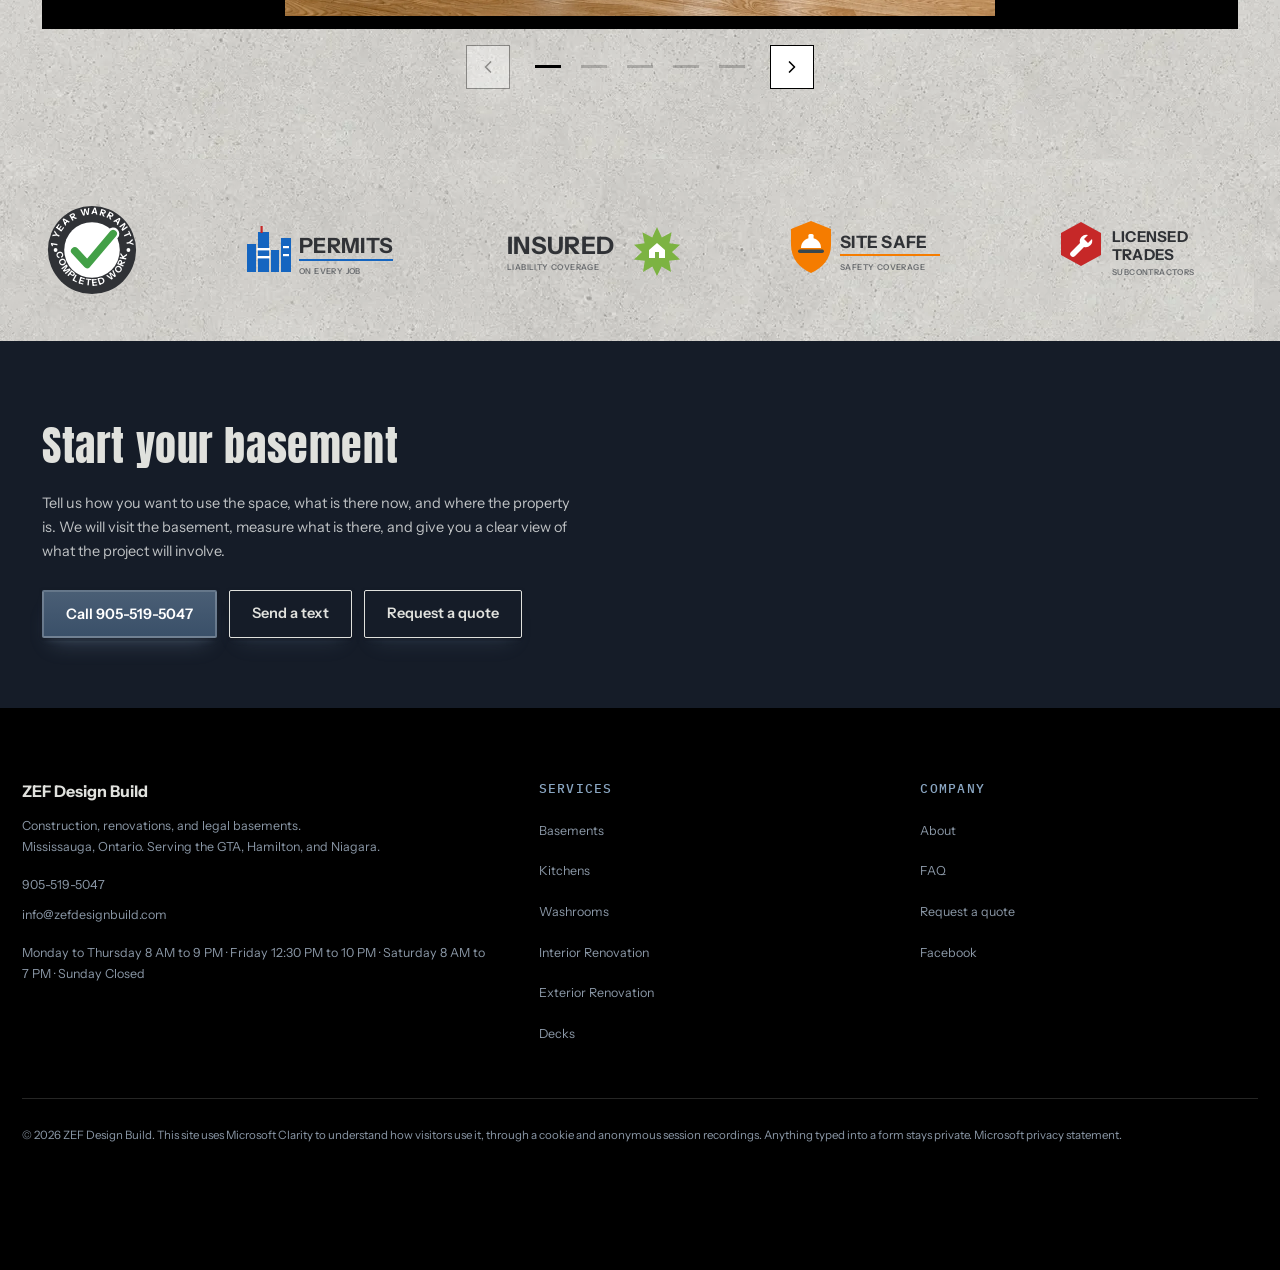
<file: finish-your-basement.html>
<!DOCTYPE html>
<html lang="en">
<head>
<meta charset="UTF-8">
<meta name="viewport" content="width=device-width, initial-scale=1.0">
<link rel="icon" type="image/png" sizes="64x64" href="assets/favicon-64.png">
<link rel="apple-touch-icon" href="assets/apple-touch-icon.png">
<title>Finish Your Basement, Mississauga | ZEF Design Build</title>
<meta name="description" content="We plan and build finished basements around your home and how you want to use the space, from framing and rough-ins to flooring and final finishes.">

<link rel="canonical" href="https://zefdesignbuild.com/finish-your-basement">
<meta property="og:title" content="Finish Your Basement, Mississauga | ZEF Design Build">
<meta property="og:description" content="We plan and build finished basements around your home and how you want to use the space, from framing and rough-ins to flooring and final finishes.">
<meta property="og:type" content="website">
<meta property="og:url" content="https://zefdesignbuild.com/finish-your-basement">
<meta property="og:site_name" content="ZEF Design Build">
<meta property="og:image" content="https://zefdesignbuild.com/assets/kitchen-hero-1600.jpg">
<meta property="og:image:width" content="1600">
<meta property="og:image:height" content="896">
<meta property="og:image:alt" content="A finished kitchen built by ZEF Design Build">
<meta name="twitter:card" content="summary_large_image">
<link rel="preconnect" href="https://fonts.googleapis.com">
<link rel="preconnect" href="https://fonts.gstatic.com" crossorigin>
<link href="https://fonts.googleapis.com/css2?family=Anton&family=Oswald:wght@300;400&family=Instrument+Sans:wght@400;500;600;700&family=IBM+Plex+Mono:wght@400;500&family=Caveat:wght@600&display=swap" rel="stylesheet">
<link rel="stylesheet" href="css/site.css?v=b16daa4e">
<script type="application/ld+json">{"@context": "https://schema.org", "@type": "GeneralContractor", "name": "ZEF Design Build", "url": "https://zefdesignbuild.com", "email": "info@zefdesignbuild.com", "telephone": "+1-905-519-5047", "address": {"@type": "PostalAddress", "addressLocality": "Mississauga", "addressRegion": "ON", "addressCountry": "CA"}, "areaServed": [{"@type": "Place", "name": "Greater Toronto Area"}, {"@type": "Place", "name": "Hamilton"}, {"@type": "Place", "name": "Niagara"}], "openingHoursSpecification": [{"@type": "OpeningHoursSpecification", "dayOfWeek": ["Monday", "Tuesday", "Wednesday", "Thursday"], "opens": "08:00", "closes": "21:00"}, {"@type": "OpeningHoursSpecification", "dayOfWeek": ["Friday"], "opens": "12:30", "closes": "22:00"}, {"@type": "OpeningHoursSpecification", "dayOfWeek": ["Saturday"], "opens": "08:00", "closes": "19:00"}], "sameAs": ["https://www.facebook.com/profile.php?id=61578318698367"], "foundingDate": "2016"}</script>
<script>(function(c,l,a,r,i,t,y){c[a]=c[a]||function(){(c[a].q=c[a].q||[]).push(arguments)};t=l.createElement(r);t.async=1;t.src="https://www.clarity.ms/tag/"+i;y=l.getElementsByTagName(r)[0];y.parentNode.insertBefore(t,y);})(window,document,"clarity","script","yfbqsn7lou");</script>
</head>
<body>
<a class="skip" href="#main">Skip to content</a>
<header class="site" id="site-nav">
  <div class="hrow">
    <button class="burger" type="button" aria-label="Open menu" aria-expanded="false" aria-controls="mpop">
      <svg viewBox="0 0 24 24" aria-hidden="true">
        <path d="M4 12L20 12" class="l1"/>
        <path d="M4 12H20" class="l2"/>
        <path d="M4 12H20" class="l3"/>
      </svg>
    </button>
    <a class="lockup" href="./">
      <img class="mark" src="assets/logo-chevron.png" alt="" width="40" height="45">
      <span class="ltext"><b>ZEF</b><span>DESIGN BUILD</span></span>
    </a>
    <nav class="menu" aria-label="Main">
      <a href="commercial">Commercial</a><button type="button" data-dd="dd-services" aria-expanded="false" aria-controls="dd-services">Services <svg class="chev" viewBox="0 0 24 24" aria-hidden="true"><path d="M6 9l6 6 6-6" fill="none" stroke="currentColor" stroke-width="2" stroke-linecap="round" stroke-linejoin="round"/></svg></button><a href="./#about">About</a><a href="faq">FAQ</a><a href="contact">Contact Us</a>
    </nav>
    <div class="hright">
      <a class="ghost-btn" href="tel:9055195047">Call</a>
      <a class="quote-btn" href="contact">Get a quote</a>
    </div>
    <div class="dd" id="dd-services"><div class="ddgrid"><a href="legal-basements"><span class="thumb"><picture><source srcset="assets/basement-320.webp 320w" type="image/webp" sizes="70px"><img src="assets/basement-320.jpg" alt="A finished legal basement living area" width="320" height="320" loading="lazy" decoding="async"></picture></span><span><b>Basements</b><i>Finished living spaces and legal rental units.</i></span></a><a href="kitchens"><span class="thumb"><picture><source srcset="assets/kitchen-320.webp 320w" type="image/webp" sizes="70px"><img src="assets/kitchen-320.jpg" alt="A finished kitchen with white cabinets, an oak island, and a full-height garden window" width="320" height="320" loading="lazy" decoding="async"></picture></span><span><b>Kitchens</b><i>Complete renovations, planned around everyday use.</i></span></a><a href="washrooms"><span class="thumb"><picture><source srcset="assets/washroom-320.webp 320w" type="image/webp" sizes="70px"><img src="assets/washroom-320.jpg" alt="A finished washroom with tiled walls and a glass shower screen" width="320" height="320" loading="lazy" decoding="async"></picture></span><span><b>Washrooms</b><i>Complete renovations, from layout to final finishes.</i></span></a><a href="interior-renovation"><span class="thumb"><picture><source srcset="assets/interior-320.webp 320w" type="image/webp" sizes="70px"><img src="assets/interior-320.jpg" alt="A finished open-plan living room after an interior renovation" width="320" height="320" loading="lazy" decoding="async"></picture></span><span><b>Interior Renovation</b><i>One room, connected spaces, or an entire floor.</i></span></a><a href="exterior-renovation"><span class="thumb"><picture><source srcset="assets/exterior-320.webp 320w" type="image/webp" sizes="70px"><img src="assets/exterior-320.jpg" alt="The front of a house after an exterior renovation" width="320" height="320" loading="lazy" decoding="async"></picture></span><span><b>Exterior Renovation</b><i>Siding, windows, doors, and coordinated exterior updates.</i></span></a><a href="decks"><span class="thumb"><picture><source srcset="assets/deck-320.webp 320w" type="image/webp" sizes="70px"><img src="assets/deck-320.jpg" alt="A finished backyard deck with seating and planting around it" width="320" height="320" loading="lazy" decoding="async"></picture></span><span><b>Decks</b><i>Outdoor spaces designed and built for everyday use.</i></span></a></div></div>
    <div class="mpop" id="mpop">
  <a href="commercial">Commercial</a>
  <div class="sep" role="separator" aria-orientation="horizontal"></div>
  <div class="grp">Services</div>
  <a href="legal-basements">Basements</a>
  <a href="kitchens">Kitchens</a><a href="washrooms">Washrooms</a><a href="interior-renovation">Interior Renovation</a><a href="exterior-renovation">Exterior Renovation</a><a href="decks">Decks</a>
  <div class="sep" role="separator" aria-orientation="horizontal"></div>
  <a href="./#about">About</a>
  <a href="faq">FAQ</a>
  <a href="contact">Contact Us</a>
</div>

  </div>
</header>
<button class="navhint" type="button" aria-controls="site-nav" aria-expanded="false"><svg viewBox="0 0 24 24" aria-hidden="true"><path d="M4 7h16M4 12h16M4 17h16"/></svg><span>Menu</span></button>
<main id="main">
<section class="band" style="--split-media:318px">
  <div class="inner">
    <div class="sechead reveal pagetitle">
    <div class="sechead-meta">
      <span class="sechead-num" aria-hidden="true">01</span>
      <span class="sechead-tick" aria-hidden="true"></span>
      <span class="sechead-label">What we do</span>
    </div>
    <h1 class="sec">Finish your basement<span class="sechead-stop" aria-hidden="true">.</span></h1>
  </div>
    <p class="lead reveal">We plan and build finished basements around your home, your priorities, and the way you want to use the space every day.</p>
  </div>
</section>

<section class="band ruled">
  <div class="inner reveal">
    <h2 class="sec">The Work</h2>
    <div class="prose"><p>An unfinished basement can add useful living space to the home, but the layout needs to account for ceiling heights, natural light, stairs, mechanical equipment, storage, and the way each area will be used. We consider these conditions together so the finished basement uses the available space effectively, feels connected to the rooms above, and supports the way you want to live.</p></div>
  </div>
</section>

<section class="band ruled" style="--split-media:318px">
  <div class="inner reveal">
    <div class="svcsplit"><div class="svcsplit-words"><h2 class="sec">What We Handle</h2><div class="prose"><p>Finishing a basement brings framing, insulation, electrical work, plumbing, heating, drywall, flooring, millwork, and final finishes into one project. Depending on the scope, we also coordinate washrooms, bedrooms, laundry areas, storage, and changes to stairs or openings.</p><p>Our experience with basement construction helps us understand how the existing structure, mechanical systems, moisture conditions, and ceiling heights affect the plan. We consider these relationships early so the layout is practical for construction and everyday use.</p><p>We oversee the work from site preparation through final installation. By keeping the trades, materials, and finishing details aligned throughout construction, we maintain consistency across the project and give you one team responsible for bringing the basement together.</p></div></div><figure class="lph lph-split"><div class="lphshot"><picture><img src="assets/basement-1400.jpg" alt="A finished basement with the elements ZEF builds named on the photograph" width="1400" height="1400" loading="lazy" decoding="async"></picture><button type="button" class="lphmark" data-side="r" aria-expanded="false" style="--x:14%;--y:13%"><span class="lphdot" aria-hidden="true">1</span><span class="lphlab">Recessed lighting</span></button><button type="button" class="lphmark" data-side="r" aria-expanded="false" style="--x:48%;--y:21%"><span class="lphdot" aria-hidden="true">2</span><span class="lphlab">Ceiling and bulkheads</span></button><button type="button" class="lphmark" data-side="l" aria-expanded="false" style="--x:73%;--y:18%"><span class="lphdot" aria-hidden="true">3</span><span class="lphlab">Heating and ventilation</span></button><button type="button" class="lphmark" data-side="l" aria-expanded="false" style="--x:79%;--y:36%"><span class="lphdot" aria-hidden="true">4</span><span class="lphlab">Wall finishes</span></button><button type="button" class="lphmark" data-side="l" aria-expanded="false" style="--x:52%;--y:45%"><span class="lphdot" aria-hidden="true">5</span><span class="lphlab">Built-in storage</span></button><button type="button" class="lphmark" data-side="r" aria-expanded="false" style="--x:7%;--y:62%"><span class="lphdot" aria-hidden="true">6</span><span class="lphlab">Stairs and railing</span></button><button type="button" class="lphmark" data-side="r" aria-expanded="false" style="--x:33%;--y:68%"><span class="lphdot" aria-hidden="true">7</span><span class="lphlab">Flooring</span></button></div></figure></div>
    
  </div>
</section>


<section class="svcidx ruled">
  <div class="inner">
    <h2 class="sec reveal">A Clear Path to Your Finished Basement</h2>
    <div class="prose reveal">
      <p>Finishing a basement involves decisions about layout, lighting, heating, storage, finishes, and how the new rooms connect to the rest of the home. We organize the project into four clear stages so you understand what is being planned and how the work will move forward.</p>
    </div>
    <div class="stepwrap"><div class="scrollsteps" data-scrollsteps data-count="4" id="ss-finish-your-basement"><div class="ssrunway" style="--ss-n:4"><div class="ssstage"><ol class="sslist"><li class="ssitem" data-i="0"><span class="ssnum mono" aria-hidden="true">01</span><button type="button" class="sspick" data-go="0"><span class="vh">Show step 1</span></button><div class="ssbar" aria-hidden="true"><span class="ssfill"></span></div><div class="sstext"><h3>Project Discovery</h3><p>We begin with a visit to understand the existing basement, how you want to use it, and the conditions that may affect the work. Measurements and site observations give us the information needed to define the project around your home and priorities.</p></div><figure class="ssinline"><picture><source srcset="assets/00-consultation-560.webp 560w, assets/00-consultation-800.webp 800w, assets/00-consultation.webp 900w" type="image/webp" sizes="(max-width:900px) 100vw, 560px"><img src="assets/00-consultation.jpg" srcset="assets/00-consultation-560.jpg 560w, assets/00-consultation-800.jpg 800w, assets/00-consultation.jpg 900w" sizes="(max-width:900px) 100vw, 560px" alt="Two people talking a project through over a floor plan on site" width="900" height="600" loading="lazy" decoding="async"></picture></figure></li><li class="ssitem" data-i="1"><span class="ssnum mono" aria-hidden="true">02</span><button type="button" class="sspick" data-go="1"><span class="vh">Show step 2</span></button><div class="ssbar" aria-hidden="true"><span class="ssfill"></span></div><div class="sstext"><h3>Planning the Basement</h3><p>We develop the proposed layout and work through the principal choices for rooms, lighting, storage, fixtures, and finishes with you. Confirming these decisions before construction gives the project a clear and coordinated foundation.</p></div><figure class="ssinline"><picture><source srcset="assets/bsmt-plan-560.webp 560w, assets/bsmt-plan-800.webp 800w, assets/bsmt-plan.webp 1800w" type="image/webp" sizes="(max-width:900px) 100vw, 560px"><img src="assets/bsmt-plan.jpg" srcset="assets/bsmt-plan-560.jpg 560w, assets/bsmt-plan-800.jpg 800w, assets/bsmt-plan.jpg 1800w" sizes="(max-width:900px) 100vw, 560px" alt="A dimensioned basement floor plan with the rooms, closets, washrooms, laundry and stair set out" width="1800" height="1200" loading="lazy" decoding="async"></picture></figure></li><li class="ssitem" data-i="2"><span class="ssnum mono" aria-hidden="true">03</span><button type="button" class="sspick" data-go="2"><span class="vh">Show step 3</span></button><div class="ssbar" aria-hidden="true"><span class="ssfill"></span></div><div class="sstext"><h3>Building Your Basement</h3><p>With the direction approved, we manage construction from framing and rough-ins through drywall, flooring, millwork, and final finishes. We keep you informed as the work progresses and raise questions promptly when your input is required.</p></div><figure class="ssinline"><picture><source srcset="assets/bsmt-framing-560.webp 560w, assets/bsmt-framing-800.webp 800w, assets/bsmt-framing.webp 1800w" type="image/webp" sizes="(max-width:900px) 100vw, 560px"><img src="assets/bsmt-framing.jpg" srcset="assets/bsmt-framing-560.jpg 560w, assets/bsmt-framing-800.jpg 800w, assets/bsmt-framing.jpg 1800w" sizes="(max-width:900px) 100vw, 560px" alt="An unfinished basement with the stud walls framed out, floor joists and ductwork overhead, and a bare concrete slab" width="1800" height="1200" loading="lazy" decoding="async"></picture></figure></li><li class="ssitem" data-i="3"><span class="ssnum mono" aria-hidden="true">04</span><button type="button" class="sspick" data-go="3"><span class="vh">Show step 4</span></button><div class="ssbar" aria-hidden="true"><span class="ssfill"></span></div><div class="sstext"><h3>Completion and Handover</h3><p>We review the finished basement with you and identify any final items requiring attention. Those items are completed before the project is formally handed over.</p></div><figure class="ssinline"><picture><source srcset="assets/05-completion-560.webp 560w, assets/05-completion-800.webp 800w, assets/05-completion.webp 900w" type="image/webp" sizes="(max-width:900px) 100vw, 560px"><img src="assets/05-completion.jpg" srcset="assets/05-completion-560.jpg 560w, assets/05-completion-800.jpg 800w, assets/05-completion.jpg 900w" sizes="(max-width:900px) 100vw, 560px" alt="A finished basement being walked through at handover, one person holding a clipboard" width="900" height="600" loading="lazy" decoding="async"></picture></figure></li></ol><div class="ssmedia" aria-hidden="true"><figure class="ssshot on" data-i="0" aria-hidden="true"><picture><source srcset="assets/00-consultation-560.webp 560w, assets/00-consultation-800.webp 800w, assets/00-consultation.webp 900w" type="image/webp" sizes="560px"><img src="assets/00-consultation.jpg" srcset="assets/00-consultation-560.jpg 560w, assets/00-consultation-800.jpg 800w, assets/00-consultation.jpg 900w" sizes="560px" alt="Two people talking a project through over a floor plan on site" width="900" height="600" loading="lazy" decoding="async"></picture></figure><figure class="ssshot" data-i="1" aria-hidden="true"><picture><source srcset="assets/bsmt-plan-560.webp 560w, assets/bsmt-plan-800.webp 800w, assets/bsmt-plan.webp 1800w" type="image/webp" sizes="560px"><img src="assets/bsmt-plan.jpg" srcset="assets/bsmt-plan-560.jpg 560w, assets/bsmt-plan-800.jpg 800w, assets/bsmt-plan.jpg 1800w" sizes="560px" alt="A dimensioned basement floor plan with the rooms, closets, washrooms, laundry and stair set out" width="1800" height="1200" loading="lazy" decoding="async"></picture></figure><figure class="ssshot" data-i="2" aria-hidden="true"><picture><source srcset="assets/bsmt-framing-560.webp 560w, assets/bsmt-framing-800.webp 800w, assets/bsmt-framing.webp 1800w" type="image/webp" sizes="560px"><img src="assets/bsmt-framing.jpg" srcset="assets/bsmt-framing-560.jpg 560w, assets/bsmt-framing-800.jpg 800w, assets/bsmt-framing.jpg 1800w" sizes="560px" alt="An unfinished basement with the stud walls framed out, floor joists and ductwork overhead, and a bare concrete slab" width="1800" height="1200" loading="lazy" decoding="async"></picture></figure><figure class="ssshot" data-i="3" aria-hidden="true"><picture><source srcset="assets/05-completion-560.webp 560w, assets/05-completion-800.webp 800w, assets/05-completion.webp 900w" type="image/webp" sizes="560px"><img src="assets/05-completion.jpg" srcset="assets/05-completion-560.jpg 560w, assets/05-completion-800.jpg 800w, assets/05-completion.jpg 900w" sizes="560px" alt="A finished basement being walked through at handover, one person holding a clipboard" width="900" height="600" loading="lazy" decoding="async"></picture></figure></div></div></div></div></div>
    <div class="prose spaced reveal">
      <p>Work in an existing basement can reveal moisture, structural, or mechanical conditions that were not visible at the outset. If that happens, we explain what has been found, how it may affect the work, and the available options before proceeding.</p>
    </div>
  </div>
</section>


<section class="band ruled">
  <div class="inner">
    <h2 class="sec reveal">Recent Basement Projects</h2>
    <p class="lead reveal">See how layout, lighting, storage, and finishing details come together across our completed basement projects.</p>
    <div class="carousel reveal" data-carousel data-group="finish-your-basement">
      <ul class="ctrack" tabindex="0" role="group" aria-label="Recent finish-your-basement"><li class="cslide is-on" data-i="0"><picture><source srcset="assets/zb-01.webp 1400w" type="image/webp" sizes="(max-width: 700px) 92vw, min(900px, 62vw)"><img src="assets/zb-01.jpg" alt="A finished basement room with recessed lighting and a wood floor" width="1400" height="1050" loading="eager" decoding="sync" fetchpriority="high"></picture></li><li class="cslide" data-i="1"><picture><source srcset="assets/zb-02.webp 1400w" type="image/webp" sizes="(max-width: 700px) 92vw, min(900px, 62vw)"><img src="assets/zb-02.jpg" alt="A finished basement with built-in closet doors and recessed lighting" width="1400" height="1050" loading="eager" decoding="async"></picture></li><li class="cslide" data-i="2"><picture><source srcset="assets/zb-03.webp 1400w" type="image/webp" sizes="(max-width: 700px) 92vw, min(900px, 62vw)"><img src="assets/zb-03.jpg" alt="An open finished basement with a bulkhead and a wood floor" width="1400" height="1050" loading="eager" decoding="async"></picture></li><li class="cslide" data-i="3"><picture><source srcset="assets/zb-04.webp 1400w" type="image/webp" sizes="(max-width: 700px) 92vw, min(900px, 62vw)"><img src="assets/zb-04.jpg" alt="A finished basement with a painted structural column and a grey floor" width="1400" height="1050" loading="eager" decoding="async"></picture></li><li class="cslide" data-i="4"><picture><source srcset="assets/zb-05.webp 1400w" type="image/webp" sizes="(max-width: 700px) 92vw, min(900px, 62vw)"><img src="assets/zb-05.jpg" alt="A finished basement room with a wood floor and painted walls" width="1400" height="1050" loading="eager" decoding="async"></picture></li></ul>
      <div class="cnav">
        <button class="carrow prev" type="button" data-step="-1" aria-label="Previous photograph"><svg viewBox="0 0 24 24" fill="none" stroke="currentColor" stroke-width="2" stroke-linecap="round" stroke-linejoin="round" aria-hidden="true"><path d="M9 6l6 6-6 6"/></svg></button>
        <div class="cdots"><button class="cdot is-on" type="button" data-go="0" aria-pressed="true"><span class="vh">Photograph 1 of 5</span></button><button class="cdot" type="button" data-go="1" aria-pressed="false"><span class="vh">Photograph 2 of 5</span></button><button class="cdot" type="button" data-go="2" aria-pressed="false"><span class="vh">Photograph 3 of 5</span></button><button class="cdot" type="button" data-go="3" aria-pressed="false"><span class="vh">Photograph 4 of 5</span></button><button class="cdot" type="button" data-go="4" aria-pressed="false"><span class="vh">Photograph 5 of 5</span></button></div>
        <button class="carrow next" type="button" data-step="1" aria-label="Next photograph"><svg viewBox="0 0 24 24" fill="none" stroke="currentColor" stroke-width="2" stroke-linecap="round" stroke-linejoin="round" aria-hidden="true"><path d="M9 6l6 6-6 6"/></svg></button>
      </div>
    </div>
  </div>
</section>


<section class="certs" aria-label="What is behind the work">
  <div class="inner reveal"><div class="badge" style="--bw:92px"><svg viewBox="0 0 96 96" role="img" aria-label="One year material warranty on completed work">
      <defs>
        <path id="arcT" d="M11 48 A37 37 0 0 1 85 48"/>
        <path id="arcB" d="M11 48 A37 37 0 0 0 85 48"/>
      </defs>
      <circle cx="48" cy="48" r="46" fill="#303236"/>
      <circle cx="48" cy="48" r="29" fill="#FFFFFF"/>
      <text class="bring"><textPath href="#arcT" startOffset="50%" text-anchor="middle">1 YEAR WARRANTY</textPath></text>
      <text class="bring"><textPath href="#arcB" startOffset="50%" text-anchor="middle">COMPLETED WORK</textPath></text>
      <circle cx="10" cy="48" r="2" fill="#FFFFFF"/><circle cx="86" cy="48" r="2" fill="#FFFFFF"/>
      <path d="M30 49 l13 14 L70 31" fill="none" stroke="#FFFFFF" stroke-width="13" stroke-linecap="round" stroke-linejoin="round"/>
      <path d="M30 49 l13 14 L70 31" fill="none" stroke="#43A047" stroke-width="8" stroke-linecap="round" stroke-linejoin="round"/>
    </svg></div><div class="badge" style="--bw:156px"><svg viewBox="0 0 156 64" role="img" aria-label="Permits on every job">
      <g fill="#1565C0">
        <rect x="2" y="26" width="9" height="28"/>
        <rect x="13" y="14" width="11" height="40"/>
        <rect x="26" y="32" width="8" height="22"/>
        <rect x="36" y="20" width="10" height="34"/>
        <rect x="15.5" y="8" width="2.2" height="7" fill="#C62828"/>
        <rect x="12" y="30" width="13" height="2.4" fill="#FFFFFF"/>
        <rect x="12" y="38" width="13" height="2.4" fill="#FFFFFF"/>
        <rect x="38" y="28" width="6" height="2.2" fill="#FFFFFF"/>
        <rect x="38" y="36" width="6" height="2.2" fill="#FFFFFF"/>
      </g>
      <text x="54" y="35" style="font-size:21px" class="bsolid">PERMITS</text>
      <rect x="54" y="41" width="94" height="2" fill="#1565C0"/>
      <text x="54" y="56" class="bsub">ON EVERY JOB</text>
    </svg></div><div class="badge" style="--bw:174px"><svg viewBox="0 0 174 64" role="img" aria-label="Liability insurance">
      <text x="0" y="36" style="font-size:24px" class="bsolid">INSURED</text>
      <text x="0" y="52" class="bsub">LIABILITY COVERAGE</text>
      <g transform="translate(150 32)">
        <path fill="#7CB342" d="M0 -23 L4.8 -12.4 L14.6 -17.8 L12.4 -6.8 L23 -5.2 L15 2 L23 9.6 L12.2 10.8 L14 22 L4.6 16.4 L0 26 L-4.6 16.4 L-14 22 L-12.2 10.8 L-23 9.6 L-15 2 L-23 -5.2 L-12.4 -6.8 L-14.6 -17.8 L-4.8 -12.4 Z"/>
        <path fill="#FFFFFF" d="M-8 8 v-8 l8 -7 l8 7 v8 h-6 v-6 h-4 v6 Z"/>
      </g>
    </svg></div><div class="badge" style="--bw:164px"><svg viewBox="0 0 164 64" role="img" aria-label="Workplace safety coverage">
      <path fill="#F57C00" d="M23 3 L43 11 v16 c0 14 -9 23 -20 28 C12 50 3 41 3 27 V11 Z"/>
      <g fill="#FFFFFF">
        <path d="M23 20 c-6 0 -10 4.5 -10 10 h20 c0 -5.5 -4 -10 -10 -10 Z"/>
        <rect x="10" y="31.5" width="26" height="3.6" rx="1.8" fill="#37474F"/>
        <rect x="20.4" y="16" width="5.2" height="6" rx="1.5"/>
      </g>
      <text x="52" y="30" style="font-size:17px" class="bsolid">SITE SAFE</text>
      <rect x="52" y="36" width="100" height="2" fill="#F57C00"/>
      <text x="52" y="52" class="bsub">SAFETY COVERAGE</text>
    </svg></div><div class="badge" style="--bw:176px"><svg viewBox="0 0 176 64" role="img" aria-label="Licensed subcontractors">
      <path fill="#C62828" d="M23 4 L43 15 v22 L23 48 L3 37 V15 Z"/>
      <path fill="#FFFFFF" d="M13 34 l9 -9 a6.5 6.5 0 0 1 8 -8 l-4 4 4 4 4 -4 a6.5 6.5 0 0 1 -8 8 l-9 9 a2.8 2.8 0 1 1 -4 -4 Z"/>
      <text x="54" y="24" style="font-size:15px" class="bsolid">LICENSED</text>
      <text x="54" y="42" style="font-size:15px" class="bsolid">TRADES</text>
      <text x="54" y="57" class="bsub">SUBCONTRACTORS</text>
    </svg></div></div>
</section>


<section class="quoteband headwide">
  <div class="inner reveal">
    <h2 class="sec">Start your basement</h2>
    <p class="lead">Tell us how you want to use the space, what is there now, and where the property is. We will visit the basement, measure what is there, and give you a clear view of what the project will involve.</p>
    <div class="ctas">
      <a class="btn1" href="tel:9055195047">Call 905-519-5047</a>
      <a class="btn2" href="sms:9055195047">Send a text</a>
      
      <a class="btn2" href="contact">Request a quote</a>
    </div>
  </div>
</section>


</main>
<div class="footer-stage">
<footer class="site">
  <div class="inner">
    <div>
      <b>ZEF Design Build</b>
      <p>Construction, renovations, and legal basements.<br>
      Mississauga, Ontario. Serving the GTA, Hamilton, and Niagara.</p>
      <p><a href="tel:9055195047">905-519-5047</a><br>
      <a href="mailto:info@zefdesignbuild.com">info@zefdesignbuild.com</a></p>
      <p>Monday to Thursday 8 AM to 9 PM &middot; Friday 12:30 PM to 10 PM &middot; Saturday 8 AM to 7 PM &middot; Sunday Closed</p>
    </div>
    <div>
      <h2>Services</h2>
      <ul><li><a href="legal-basements">Basements</a></li><li><a href="kitchens">Kitchens</a></li><li><a href="washrooms">Washrooms</a></li><li><a href="interior-renovation">Interior Renovation</a></li><li><a href="exterior-renovation">Exterior Renovation</a></li><li><a href="decks">Decks</a></li></ul>
    </div>
    <div>
      <h2>Company</h2>
      <ul>
        <li><a href="./#about">About</a></li>
        <li><a href="faq">FAQ</a></li>
        <li><a href="contact">Request a quote</a></li>
        <li><a href="https://www.facebook.com/profile.php?id=61578318698367" target="_blank" rel="noopener">Facebook</a></li>
      </ul>
    </div>
  </div>
  <div class="legal">&copy; 2026 ZEF Design Build. This site uses Microsoft Clarity to understand how visitors use it, through a cookie and anonymous session recordings. Anything typed into a form stays private. <a href="https://privacy.microsoft.com/privacystatement" target="_blank" rel="noopener">Microsoft privacy statement</a>.</div>
</footer>
</div>
<nav class="dock" aria-label="Contact">
  <a class="call" href="tel:9055195047"><svg viewBox="0 0 24 24" aria-hidden="true"><path fill="currentColor" d="M6.6 10.8c1.4 2.8 3.8 5.1 6.6 6.6l2.2-2.2c.3-.3.7-.4 1-.2 1.1.4 2.3.6 3.6.6.6 0 1 .4 1 1V20c0 .6-.4 1-1 1C10.6 21 3 13.4 3 4c0-.6.4-1 1-1h3.5c.6 0 1 .4 1 1 0 1.2.2 2.4.6 3.6.1.3 0 .7-.2 1l-2.3 2.2z"/></svg><span>Call</span></a>
  <a href="sms:9055195047"><svg viewBox="0 0 24 24" aria-hidden="true"><g transform="translate(12 12) scale(1.2) translate(-12 -12)"><path fill="currentColor" d="M12 5.9c-3.7 0-6.7 2.4-6.7 5.4 0 1.7.9 3.2 2.4 4.2-.2 1.1-.8 2.1-1.7 2.8 1.5-.1 2.9-.6 4.1-1.4.6.1 1.2.2 1.9.2 3.7 0 6.7-2.4 6.7-5.4S15.7 5.9 12 5.9z"/></g></svg><span>Text</span></a>
  <a href="https://wa.me/19055195047" target="_blank" rel="noopener"><svg viewBox="0 0 24 24" aria-hidden="true"><path fill="currentColor" d="M12 2C6.5 2 2 6.5 2 12c0 1.8.5 3.5 1.3 5L2 22l5.2-1.4c1.5.8 3.1 1.2 4.8 1.2 5.5 0 10-4.5 10-10S17.5 2 12 2zm4.8 14.1c-.2.6-1.2 1.1-1.7 1.2-.4.1-1 .1-1.6-.1-.4-.1-.9-.3-1.5-.5-2.6-1.1-4.3-3.8-4.4-3.9-.1-.2-1.1-1.4-1.1-2.7 0-1.3.7-1.9.9-2.2.2-.3.5-.3.7-.3h.5c.2 0 .4 0 .6.4.2.5.7 1.8.8 1.9.1.1.1.3 0 .4-.1.2-.1.3-.3.5l-.4.5c-.1.1-.3.3-.1.6.2.3.8 1.3 1.7 2.1 1.2 1 2.1 1.4 2.4 1.5.3.1.5.1.6-.1.2-.2.7-.8.9-1.1.2-.3.4-.2.6-.1.3.1 1.6.8 1.9.9.3.2.5.2.5.4.1.1.1.7-.1 1.3z"/></svg><span>WhatsApp</span></a>
  <a href="#" data-open="book-sheet"><svg viewBox="0 0 24 24" aria-hidden="true"><rect x="3" y="4.6" width="18" height="16.8" rx="2.8" fill="currentColor"/><rect x="7.3" y="1.8" width="2.2" height="4.8" rx="1.1" fill="currentColor"/><rect x="14.5" y="1.8" width="2.2" height="4.8" rx="1.1" fill="currentColor"/><rect x="5.4" y="9.8" width="13.2" height="9.6" rx="1.4" fill="var(--dock-bg)"/><g fill="currentColor"><rect x="7.2" y="13.4" width="2.3" height="2.3" rx=".6"/><rect x="10.85" y="13.4" width="2.3" height="2.3" rx=".6"/><rect x="14.5" y="13.4" width="2.3" height="2.3" rx=".6"/></g></svg><span>Callback</span></a>
</nav>
<div class="sheet wide" id="book-sheet" role="dialog" aria-modal="true" aria-labelledby="book-title">
  <div class="panel duo">
    <button class="close" type="button" aria-label="Close">
      <svg viewBox="0 0 24 24" aria-hidden="true"><path d="M5 5l14 14M19 5L5 19"/></svg>
    </button>
    <div class="bkform">
      <h2 id="book-title">Request a callback</h2>
      <p class="note">Estimates are free, at your property</p>
      <form data-validate class="formbody" method="post" action="https://formsubmit.co/info@zefdesignbuild.com" data-endpoint="https://formsubmit.co/ajax/" data-to-user="info" data-to-domain="zefdesignbuild.com" data-subject="ZEF website: callback request" data-failtext="Your details are still here. The send did not go through. Please try once more, or call 905-519-5047 and we will take them down on the phone." data-windows='{"1":[{"s":"08:00","l":"8 to 10 AM"},{"s":"10:00","l":"10 AM to 12 PM"},{"s":"12:00","l":"12 to 2 PM"},{"s":"14:00","l":"2 to 4 PM"},{"s":"16:00","l":"4 to 6 PM"},{"s":"18:00","l":"6 to 8 PM"},{"s":"20:00","l":"8 to 9 PM"}],"2":[{"s":"08:00","l":"8 to 10 AM"},{"s":"10:00","l":"10 AM to 12 PM"},{"s":"12:00","l":"12 to 2 PM"},{"s":"14:00","l":"2 to 4 PM"},{"s":"16:00","l":"4 to 6 PM"},{"s":"18:00","l":"6 to 8 PM"},{"s":"20:00","l":"8 to 9 PM"}],"3":[{"s":"08:00","l":"8 to 10 AM"},{"s":"10:00","l":"10 AM to 12 PM"},{"s":"12:00","l":"12 to 2 PM"},{"s":"14:00","l":"2 to 4 PM"},{"s":"16:00","l":"4 to 6 PM"},{"s":"18:00","l":"6 to 8 PM"},{"s":"20:00","l":"8 to 9 PM"}],"4":[{"s":"08:00","l":"8 to 10 AM"},{"s":"10:00","l":"10 AM to 12 PM"},{"s":"12:00","l":"12 to 2 PM"},{"s":"14:00","l":"2 to 4 PM"},{"s":"16:00","l":"4 to 6 PM"},{"s":"18:00","l":"6 to 8 PM"},{"s":"20:00","l":"8 to 9 PM"}],"5":[{"s":"12:30","l":"12:30 to 2:30 PM"},{"s":"14:30","l":"2:30 to 4:30 PM"},{"s":"16:30","l":"4:30 to 6:30 PM"},{"s":"18:30","l":"6:30 to 8:30 PM"},{"s":"20:30","l":"8:30 to 10 PM"}],"6":[{"s":"08:00","l":"8 to 10 AM"},{"s":"10:00","l":"10 AM to 12 PM"},{"s":"12:00","l":"12 to 2 PM"},{"s":"14:00","l":"2 to 4 PM"},{"s":"16:00","l":"4 to 6 PM"},{"s":"18:00","l":"6 to 7 PM"}]}'>
        <div class="bkroute">
          <span class="bkspine" aria-hidden="true"></span>
          <div class="bkstop field">
            <span class="bknode" aria-hidden="true"><svg viewBox="0 0 24 24"><path d="M12 21s-7-5.4-7-11a7 7 0 0 1 14 0c0 5.6-7 11-7 11z"/><circle cx="12" cy="10" r="2.6"/></svg></span>
            <input id="bk-where" name="where" type="text" autocomplete="address-level2" placeholder="Property address" aria-label="Where is the property">
          </div>
          <hr class="bksplit" aria-hidden="true">
          <div class="bkstop field">
            <span class="bknode" aria-hidden="true"><svg viewBox="0 0 24 24"><path d="M12 5v14M5 12h14"/></svg></span>
            <select id="bk-project" name="project" aria-label="What are we building">
              <option value="">What are we building</option>
              <option value="Legal basement">Legal basement</option><option value="Kitchen">Kitchen</option><option value="Washroom">Washroom</option><option value="Deck">Deck</option><option value="Interior renovation">Interior renovation</option><option value="Exterior renovation">Exterior renovation</option><option value="Something else">Something else</option>
            </select>
          </div>
        </div>
        <div class="bkgrid">
          <div class="field">
            <input id="bk-name" name="name" type="text" autocomplete="name" required placeholder="Your name" aria-label="Your name" aria-describedby="bk-name-err">
            <span class="err" id="bk-name-err">Please enter your name</span>
          </div>
          <div class="field">
            <input id="bk-phone" name="phone" type="tel" autocomplete="tel" required placeholder="Your phone number" aria-label="Your phone number" aria-describedby="bk-phone-err">
            <span class="err" id="bk-phone-err">Please enter a phone number we can reach you on</span>
          </div>
        </div>
        <div class="bkgrid when">
          <div class="field">
            <div class="dpick" data-locked>
              <div class="dpick-control">
                <input id="bk-when" name="when" type="text" autocomplete="off" placeholder="When suits you" aria-label="When suits you">
                <button class="dpick-clear" type="button" hidden aria-label="Clear the date">
                  <svg viewBox="0 0 24 24" aria-hidden="true"><path d="M6 6l12 12M18 6L6 18"/></svg>
                </button>
                <button class="dpick-open" type="button" hidden aria-expanded="false" aria-label="Pick a date from the calendar">
                  <svg viewBox="0 0 24 24" aria-hidden="true"><rect x="3" y="5" width="18" height="16" rx="2"/><path d="M8 3v4M16 3v4M3 10h18"/></svg>
                </button>
              </div>
              <div class="dpick-pop" hidden></div>
            </div>
          </div>
          <div class="field bkchip">
            <svg viewBox="0 0 24 24" aria-hidden="true"><circle cx="12" cy="12" r="9"/><path d="M12 7v5l3 3"/></svg>
            <select id="bk-time" name="time" data-window-list aria-label="Callback window">
              <option value="">Anytime</option>
              <option>8 to 10 AM</option><option>10 AM to 12 PM</option><option>12 to 2 PM</option><option>2 to 4 PM</option><option>4 to 6 PM</option><option>6 to 8 PM</option><option>8 to 10 PM</option>
            </select>
          </div>
        </div>
        <div class="bkactions">
          <button class="btn1 send" type="submit">Request a callback</button>
          <a class="bkcall" href="tel:9055195047">Or call 905-519-5047<svg viewBox="0 0 24 24" aria-hidden="true"><path d="M5 12h14M13 5l7 7-7 7"/></svg></a>
        </div>
        <p class="formerr" role="alert"></p>
          <input class="hp" type="text" name="_honey" tabindex="-1" autocomplete="off" aria-hidden="true" hidden>
          <input type="hidden" name="_subject" value="ZEF website: callback request">
          <input type="hidden" name="_captcha" value="false">
      </form>
      <div class="sent">
        <h3>Got it.</h3>
        <p>We have your details. We call back on the number you gave us. To reach us sooner, call <a href="tel:9055195047">905-519-5047</a>.</p>
      </div>
    </div>
    <div class="bkwhy"><h3>What you get</h3><ul class="bklist"><li><svg class="bkcheck" viewBox="0 0 24 24" aria-hidden="true"><path d="M4 12.5l5.2 5.2L20 7"/></svg><span>A visit at a time that suits you, evenings and Saturdays included</span></li><li><svg class="bkcheck" viewBox="0 0 24 24" aria-hidden="true"><path d="M4 12.5l5.2 5.2L20 7"/></svg><span>We look at the space and go through what you want changed</span></li><li><svg class="bkcheck" viewBox="0 0 24 24" aria-hidden="true"><path d="M4 12.5l5.2 5.2L20 7"/></svg><span>Your space is measured and drawn before anything is priced</span></li></ul><h3>What stands behind the work</h3><ul class="bklist"><li><svg class="bkcheck" viewBox="0 0 24 24" aria-hidden="true"><path d="M4 12.5l5.2 5.2L20 7"/></svg><span>Permits on every job, drawings and submissions handled</span></li><li><svg class="bkcheck" viewBox="0 0 24 24" aria-hidden="true"><path d="M4 12.5l5.2 5.2L20 7"/></svg><span>Liability insurance and workplace safety coverage</span></li><li><svg class="bkcheck" viewBox="0 0 24 24" aria-hidden="true"><path d="M4 12.5l5.2 5.2L20 7"/></svg><span>One year material warranty on completed work</span></li></ul><div class="bkwhy-photo" aria-hidden="true"><picture><source srcset="assets/zain-a8-band.webp 1170w" type="image/webp" sizes="(min-width: 901px) 420px"><img src="assets/zain-a8-band.jpg" alt="" width="1170" height="720" loading="lazy" decoding="async"></picture></div></div>
  </div>
</div>
<script src="js/vendor/lenis.min.js" defer></script>
<script src="js/main.js?v=3b43faaa" defer></script>
</body>
</html>
</file>
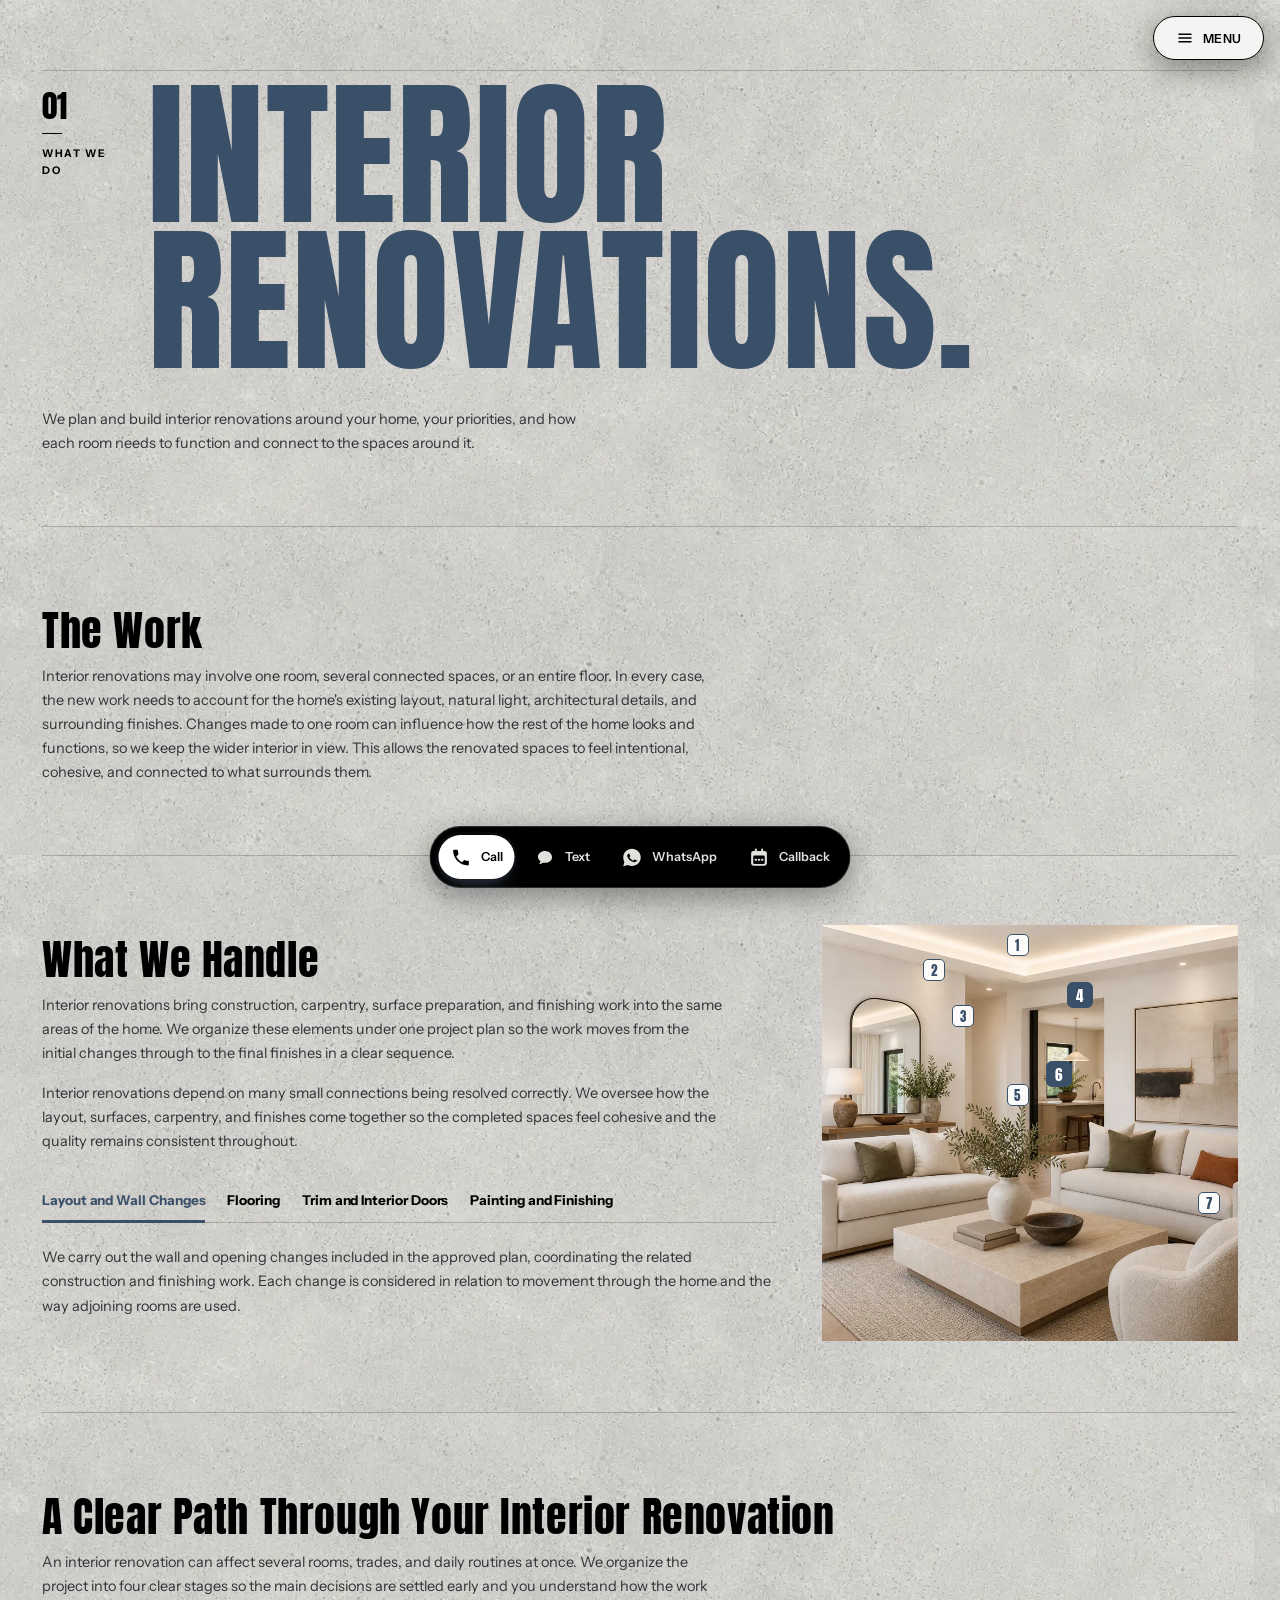
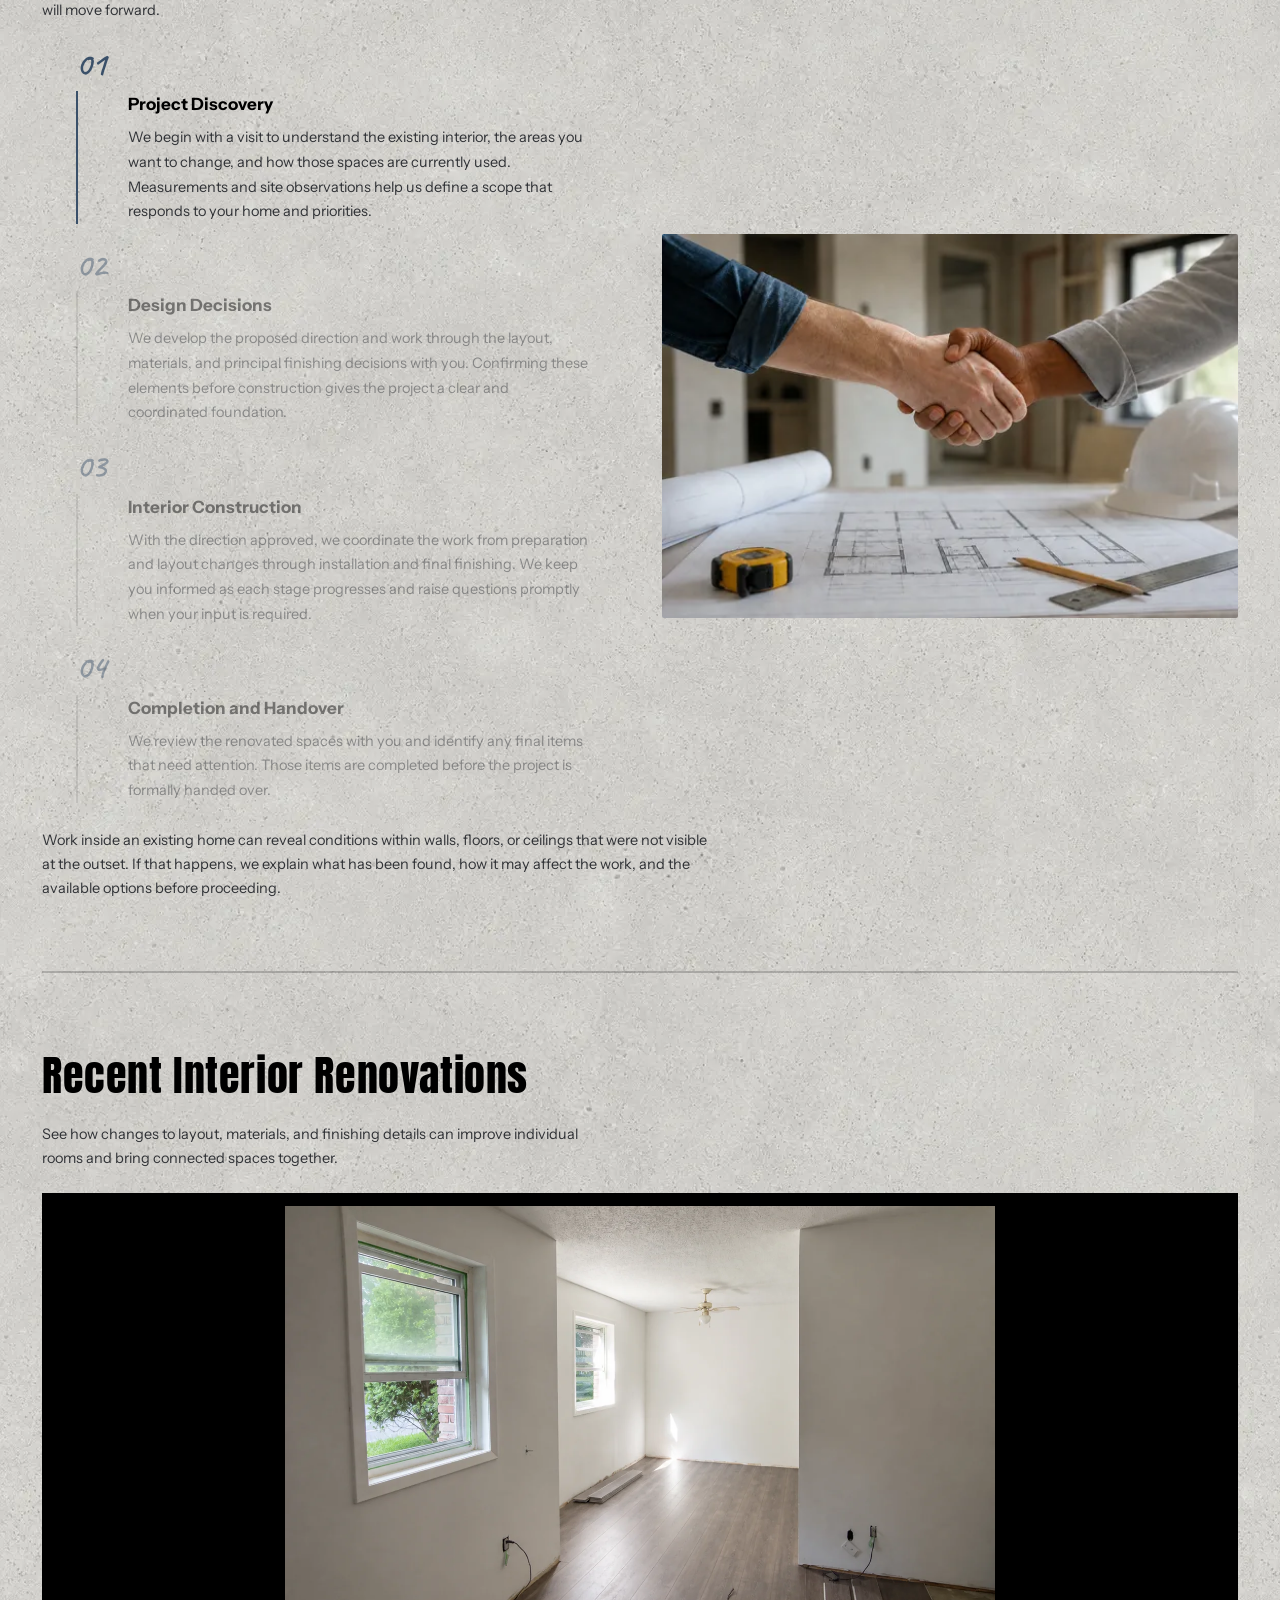
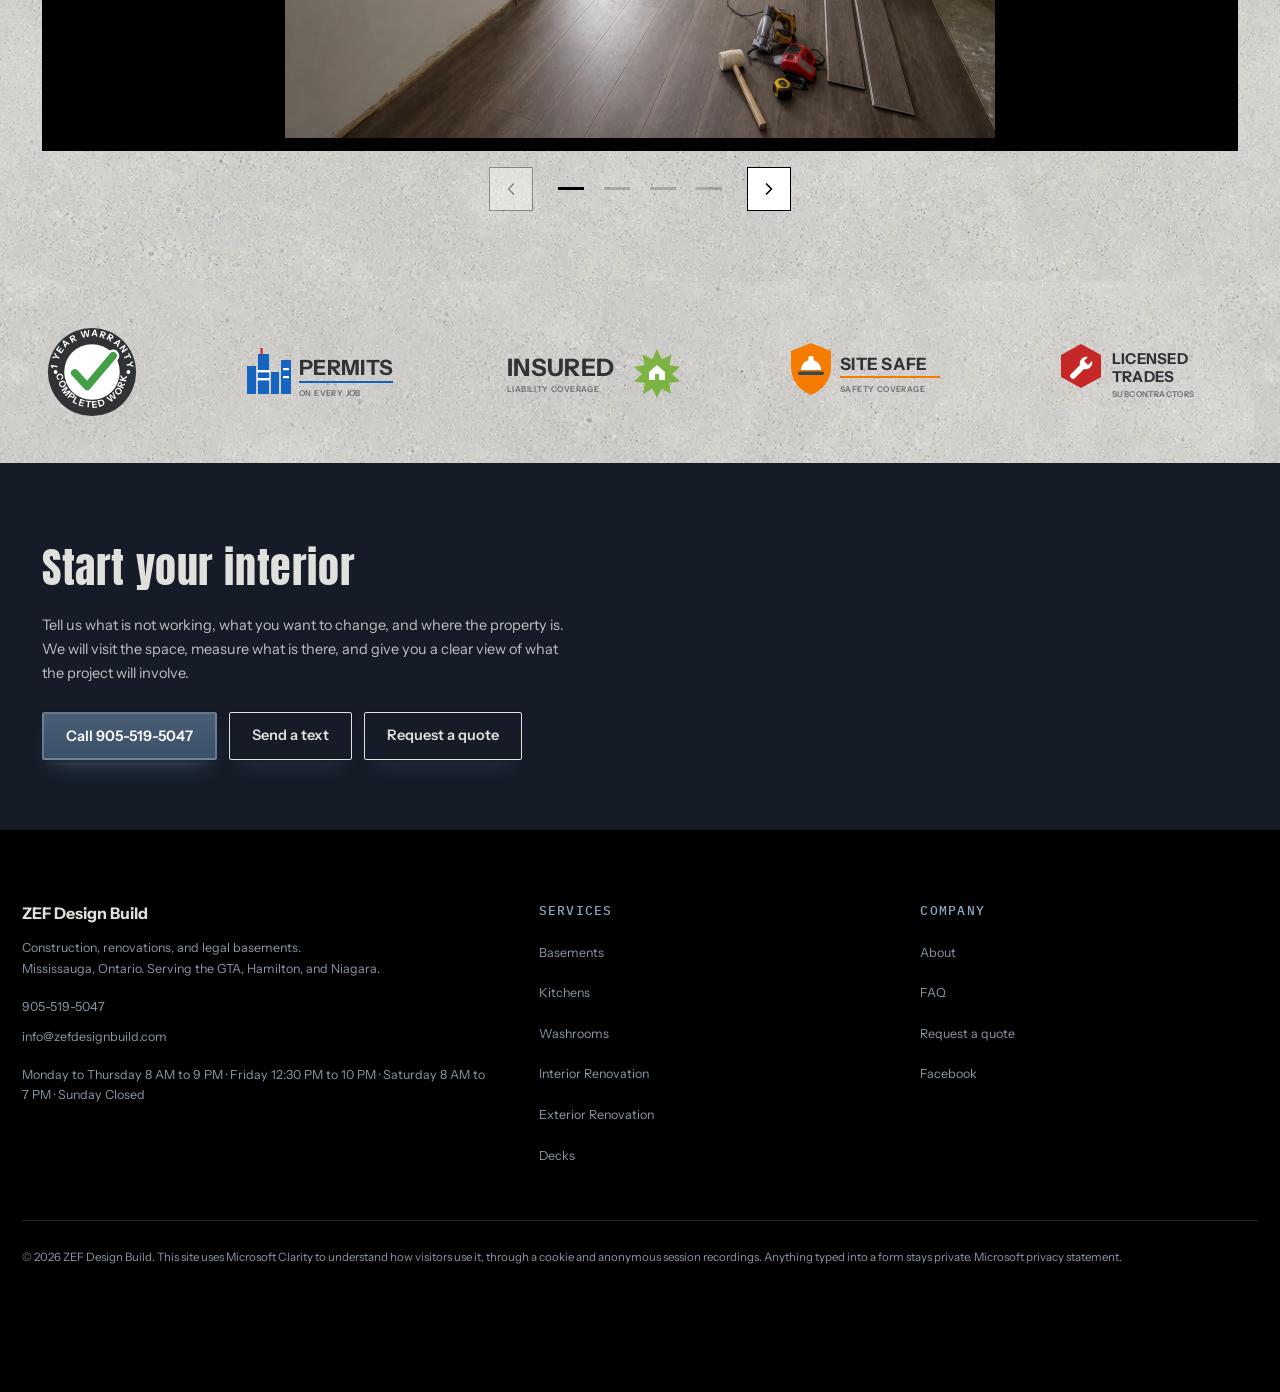
<file: interior-renovation.html>
<!DOCTYPE html>
<html lang="en">
<head>
<meta charset="UTF-8">
<meta name="viewport" content="width=device-width, initial-scale=1.0">
<link rel="icon" type="image/png" sizes="64x64" href="assets/favicon-64.png">
<link rel="apple-touch-icon" href="assets/apple-touch-icon.png">
<title>Interior Renovation | ZEF Design Build</title>
<meta name="description" content="Whole-home and single-room interior renovations, including flooring and painting, across the GTA, Hamilton, and Niagara.">

<link rel="canonical" href="https://zefdesignbuild.com/interior-renovation">
<meta property="og:title" content="Interior Renovation | ZEF Design Build">
<meta property="og:description" content="Whole-home and single-room interior renovations, including flooring and painting, across the GTA, Hamilton, and Niagara.">
<meta property="og:type" content="website">
<meta property="og:url" content="https://zefdesignbuild.com/interior-renovation">
<meta property="og:site_name" content="ZEF Design Build">
<meta property="og:image" content="https://zefdesignbuild.com/assets/kitchen-hero-1600.jpg">
<meta property="og:image:width" content="1600">
<meta property="og:image:height" content="896">
<meta property="og:image:alt" content="A finished kitchen built by ZEF Design Build">
<meta name="twitter:card" content="summary_large_image">
<link rel="preconnect" href="https://fonts.googleapis.com">
<link rel="preconnect" href="https://fonts.gstatic.com" crossorigin>
<link href="https://fonts.googleapis.com/css2?family=Anton&family=Oswald:wght@300;400&family=Instrument+Sans:wght@400;500;600;700&family=IBM+Plex+Mono:wght@400;500&family=Caveat:wght@600&display=swap" rel="stylesheet">
<link rel="stylesheet" href="css/site.css?v=b16daa4e">
<script type="application/ld+json">{"@context": "https://schema.org", "@type": "GeneralContractor", "name": "ZEF Design Build", "url": "https://zefdesignbuild.com", "email": "info@zefdesignbuild.com", "telephone": "+1-905-519-5047", "address": {"@type": "PostalAddress", "addressLocality": "Mississauga", "addressRegion": "ON", "addressCountry": "CA"}, "areaServed": [{"@type": "Place", "name": "Greater Toronto Area"}, {"@type": "Place", "name": "Hamilton"}, {"@type": "Place", "name": "Niagara"}], "openingHoursSpecification": [{"@type": "OpeningHoursSpecification", "dayOfWeek": ["Monday", "Tuesday", "Wednesday", "Thursday"], "opens": "08:00", "closes": "21:00"}, {"@type": "OpeningHoursSpecification", "dayOfWeek": ["Friday"], "opens": "12:30", "closes": "22:00"}, {"@type": "OpeningHoursSpecification", "dayOfWeek": ["Saturday"], "opens": "08:00", "closes": "19:00"}], "sameAs": ["https://www.facebook.com/profile.php?id=61578318698367"], "foundingDate": "2016"}</script>
<script>(function(c,l,a,r,i,t,y){c[a]=c[a]||function(){(c[a].q=c[a].q||[]).push(arguments)};t=l.createElement(r);t.async=1;t.src="https://www.clarity.ms/tag/"+i;y=l.getElementsByTagName(r)[0];y.parentNode.insertBefore(t,y);})(window,document,"clarity","script","yfbqsn7lou");</script>
</head>
<body>
<a class="skip" href="#main">Skip to content</a>
<header class="site" id="site-nav">
  <div class="hrow">
    <button class="burger" type="button" aria-label="Open menu" aria-expanded="false" aria-controls="mpop">
      <svg viewBox="0 0 24 24" aria-hidden="true">
        <path d="M4 12L20 12" class="l1"/>
        <path d="M4 12H20" class="l2"/>
        <path d="M4 12H20" class="l3"/>
      </svg>
    </button>
    <a class="lockup" href="./">
      <img class="mark" src="assets/logo-chevron.png" alt="" width="40" height="45">
      <span class="ltext"><b>ZEF</b><span>DESIGN BUILD</span></span>
    </a>
    <nav class="menu" aria-label="Main">
      <a href="commercial">Commercial</a><button type="button" data-dd="dd-services" aria-expanded="false" aria-controls="dd-services">Services <svg class="chev" viewBox="0 0 24 24" aria-hidden="true"><path d="M6 9l6 6 6-6" fill="none" stroke="currentColor" stroke-width="2" stroke-linecap="round" stroke-linejoin="round"/></svg></button><a href="./#about">About</a><a href="faq">FAQ</a><a href="contact">Contact Us</a>
    </nav>
    <div class="hright">
      <a class="ghost-btn" href="tel:9055195047">Call</a>
      <a class="quote-btn" href="contact">Get a quote</a>
    </div>
    <div class="dd" id="dd-services"><div class="ddgrid"><a href="legal-basements"><span class="thumb"><picture><source srcset="assets/basement-320.webp 320w" type="image/webp" sizes="70px"><img src="assets/basement-320.jpg" alt="A finished legal basement living area" width="320" height="320" loading="lazy" decoding="async"></picture></span><span><b>Basements</b><i>Finished living spaces and legal rental units.</i></span></a><a href="kitchens"><span class="thumb"><picture><source srcset="assets/kitchen-320.webp 320w" type="image/webp" sizes="70px"><img src="assets/kitchen-320.jpg" alt="A finished kitchen with white cabinets, an oak island, and a full-height garden window" width="320" height="320" loading="lazy" decoding="async"></picture></span><span><b>Kitchens</b><i>Complete renovations, planned around everyday use.</i></span></a><a href="washrooms"><span class="thumb"><picture><source srcset="assets/washroom-320.webp 320w" type="image/webp" sizes="70px"><img src="assets/washroom-320.jpg" alt="A finished washroom with tiled walls and a glass shower screen" width="320" height="320" loading="lazy" decoding="async"></picture></span><span><b>Washrooms</b><i>Complete renovations, from layout to final finishes.</i></span></a><a href="interior-renovation"><span class="thumb"><picture><source srcset="assets/interior-320.webp 320w" type="image/webp" sizes="70px"><img src="assets/interior-320.jpg" alt="A finished open-plan living room after an interior renovation" width="320" height="320" loading="lazy" decoding="async"></picture></span><span><b>Interior Renovation</b><i>One room, connected spaces, or an entire floor.</i></span></a><a href="exterior-renovation"><span class="thumb"><picture><source srcset="assets/exterior-320.webp 320w" type="image/webp" sizes="70px"><img src="assets/exterior-320.jpg" alt="The front of a house after an exterior renovation" width="320" height="320" loading="lazy" decoding="async"></picture></span><span><b>Exterior Renovation</b><i>Siding, windows, doors, and coordinated exterior updates.</i></span></a><a href="decks"><span class="thumb"><picture><source srcset="assets/deck-320.webp 320w" type="image/webp" sizes="70px"><img src="assets/deck-320.jpg" alt="A finished backyard deck with seating and planting around it" width="320" height="320" loading="lazy" decoding="async"></picture></span><span><b>Decks</b><i>Outdoor spaces designed and built for everyday use.</i></span></a></div></div>
    <div class="mpop" id="mpop">
  <a href="commercial">Commercial</a>
  <div class="sep" role="separator" aria-orientation="horizontal"></div>
  <div class="grp">Services</div>
  <a href="legal-basements">Basements</a>
  <a href="kitchens">Kitchens</a><a href="washrooms">Washrooms</a><a href="interior-renovation">Interior Renovation</a><a href="exterior-renovation">Exterior Renovation</a><a href="decks">Decks</a>
  <div class="sep" role="separator" aria-orientation="horizontal"></div>
  <a href="./#about">About</a>
  <a href="faq">FAQ</a>
  <a href="contact">Contact Us</a>
</div>

  </div>
</header>
<button class="navhint" type="button" aria-controls="site-nav" aria-expanded="false"><svg viewBox="0 0 24 24" aria-hidden="true"><path d="M4 7h16M4 12h16M4 17h16"/></svg><span>Menu</span></button>
<main id="main">
<section class="band" style="--split-media:416px">
  <div class="inner">
    <div class="sechead reveal pagetitle">
    <div class="sechead-meta">
      <span class="sechead-num" aria-hidden="true">01</span>
      <span class="sechead-tick" aria-hidden="true"></span>
      <span class="sechead-label">What we do</span>
    </div>
    <h1 class="sec">Interior renovations<span class="sechead-stop" aria-hidden="true">.</span></h1>
  </div>
    <p class="lead reveal">We plan and build interior renovations around your home, your priorities, and how each room needs to function and connect to the spaces around it.</p>
  </div>
</section>

<section class="band ruled">
  <div class="inner reveal">
    <h2 class="sec">The Work</h2>
    <div class="prose"><p>Interior renovations may involve one room, several connected spaces, or an entire floor. In every case, the new work needs to account for the home's existing layout, natural light, architectural details, and surrounding finishes. Changes made to one room can influence how the rest of the home looks and functions, so we keep the wider interior in view. This allows the renovated spaces to feel intentional, cohesive, and connected to what surrounds them.</p></div>
  </div>
</section>

<section class="band ruled" style="--split-media:416px">
  <div class="inner reveal">
    <div class="svcsplit"><div class="svcsplit-words"><h2 class="sec">What We Handle</h2><div class="prose"><p>Interior renovations bring construction, carpentry, surface preparation, and finishing work into the same areas of the home. We organize these elements under one project plan so the work moves from the initial changes through to the final finishes in a clear sequence.</p><p>Interior renovations depend on many small connections being resolved correctly. We oversee how the layout, surfaces, carpentry, and finishes come together so the completed spaces feel cohesive and the quality remains consistent throughout.</p></div><div class="areas" data-areas><div class="arealist"><button class="areatab on" type="button" id="atab-interior-renovation-0" data-panel="apanel-interior-renovation-0" data-hot="3,5">Layout and Wall Changes</button><button class="areatab" type="button" id="atab-interior-renovation-1" data-panel="apanel-interior-renovation-1" data-hot="6">Flooring</button><button class="areatab" type="button" id="atab-interior-renovation-2" data-panel="apanel-interior-renovation-2" data-hot="4">Trim and Interior Doors</button><button class="areatab" type="button" id="atab-interior-renovation-3" data-panel="apanel-interior-renovation-3" data-hot="2,0">Painting and Finishing</button></div><div class="areapanels"><div class="areapanel on" id="apanel-interior-renovation-0"><h3>Layout and Wall Changes</h3><p>We carry out the wall and opening changes included in the approved plan, coordinating the related construction and finishing work. Each change is considered in relation to movement through the home and the way adjoining rooms are used.</p></div><div class="areapanel" id="apanel-interior-renovation-1"><h3>Flooring</h3><p>New flooring needs to account for the condition of the surface below, changes in level, and transitions between rooms. We coordinate preparation and installation across the areas included in the renovation so the floor reads as one continuous part of the interior.</p></div><div class="areapanel" id="apanel-interior-renovation-2"><h3>Trim and Interior Doors</h3><p>We coordinate interior doors, baseboards, casings, and other trim as part of the overall design. Consistent profiles, proportions, and installation details give the renovated spaces a clean and connected finish.</p></div><div class="areapanel" id="apanel-interior-renovation-3"><h3>Painting and Finishing</h3><p>Painting is planned around the new construction, repaired surfaces, and the colours used from room to room. Careful preparation and finishing bring the completed work together and create a consistent final appearance.</p></div></div></div></div><figure class="lph lph-split"><div class="lphshot"><picture><source srcset="assets/interior-760.webp 760w, assets/interior.webp 1254w" type="image/webp" sizes="(max-width:900px) 100vw, 416px"><img src="assets/interior.jpg" srcset="assets/interior-760.jpg 760w, assets/interior.jpg 1254w" sizes="(max-width:900px) 100vw, 416px" alt="A finished open plan living room with the elements ZEF builds named on the photograph" width="1254" height="1254" loading="lazy" decoding="async"></picture><button type="button" class="lphmark" data-side="r" aria-expanded="false" style="--x:47%;--y:5%"><span class="lphdot" aria-hidden="true">1</span><span class="lphlab">Coved ceiling</span></button><button type="button" class="lphmark" data-side="r" aria-expanded="false" style="--x:27%;--y:11%"><span class="lphdot" aria-hidden="true">2</span><span class="lphlab">Recessed lighting</span></button><button type="button" class="lphmark" data-side="r" aria-expanded="false" style="--x:34%;--y:22%"><span class="lphdot" aria-hidden="true">3</span><span class="lphlab">Wall surfaces</span></button><button type="button" class="lphmark" data-side="l" aria-expanded="false" style="--x:62%;--y:17%"><span class="lphdot" aria-hidden="true">4</span><span class="lphlab">Wall opening</span></button><button type="button" class="lphmark" data-side="r" aria-expanded="false" style="--x:47%;--y:41%"><span class="lphdot" aria-hidden="true">5</span><span class="lphlab">Casing and trim</span></button><button type="button" class="lphmark" data-side="l" aria-expanded="false" style="--x:57%;--y:36%"><span class="lphdot" aria-hidden="true">6</span><span class="lphlab">Adjoining kitchen</span></button><button type="button" class="lphmark" data-side="l" aria-expanded="false" style="--x:93%;--y:67%"><span class="lphdot" aria-hidden="true">7</span><span class="lphlab">Flooring</span></button></div></figure></div>
    
  </div>
</section>


<section class="svcidx ruled">
  <div class="inner">
    <h2 class="sec reveal">A Clear Path Through Your Interior Renovation</h2>
    <div class="prose reveal">
      <p>An interior renovation can affect several rooms, trades, and daily routines at once. We organize the project into four clear stages so the main decisions are settled early and you understand how the work will move forward.</p>
    </div>
    <div class="stepwrap"><div class="scrollsteps" data-scrollsteps data-count="4" id="ss-interior-renovation"><div class="ssrunway" style="--ss-n:4"><div class="ssstage"><ol class="sslist"><li class="ssitem" data-i="0"><span class="ssnum mono" aria-hidden="true">01</span><button type="button" class="sspick" data-go="0"><span class="vh">Show step 1</span></button><div class="ssbar" aria-hidden="true"><span class="ssfill"></span></div><div class="sstext"><h3>Project Discovery</h3><p>We begin with a visit to understand the existing interior, the areas you want to change, and how those spaces are currently used. Measurements and site observations help us define a scope that responds to your home and priorities.</p></div><figure class="ssinline"><picture><source srcset="assets/00-consultation-560.webp 560w, assets/00-consultation-800.webp 800w, assets/00-consultation.webp 900w" type="image/webp" sizes="(max-width:900px) 100vw, 560px"><img src="assets/00-consultation.jpg" srcset="assets/00-consultation-560.jpg 560w, assets/00-consultation-800.jpg 800w, assets/00-consultation.jpg 900w" sizes="(max-width:900px) 100vw, 560px" alt="Two people talking a project through over a floor plan on site" width="900" height="600" loading="lazy" decoding="async"></picture></figure></li><li class="ssitem" data-i="1"><span class="ssnum mono" aria-hidden="true">02</span><button type="button" class="sspick" data-go="1"><span class="vh">Show step 2</span></button><div class="ssbar" aria-hidden="true"><span class="ssfill"></span></div><div class="sstext"><h3>Design Decisions</h3><p>We develop the proposed direction and work through the layout, materials, and principal finishing decisions with you. Confirming these elements before construction gives the project a clear and coordinated foundation.</p></div><figure class="ssinline"><picture><img src="assets/int-step-planning.jpg" srcset="assets/int-step-planning-560.jpg 560w, assets/int-step-planning-800.jpg 800w, assets/int-step-planning.jpg 1536w" sizes="(max-width:900px) 100vw, 560px" alt="A pencil rendering of a finished living room with built-in shelving, seating and a herringbone floor" width="1536" height="1024" loading="lazy" decoding="async"></picture></figure></li><li class="ssitem" data-i="2"><span class="ssnum mono" aria-hidden="true">03</span><button type="button" class="sspick" data-go="2"><span class="vh">Show step 3</span></button><div class="ssbar" aria-hidden="true"><span class="ssfill"></span></div><div class="sstext"><h3>Interior Construction</h3><p>With the direction approved, we coordinate the work from preparation and layout changes through installation and final finishing. We keep you informed as each stage progresses and raise questions promptly when your input is required.</p></div><figure class="ssinline"><picture><source srcset="assets/int-step-construction-560.webp 560w, assets/int-step-construction-800.webp 800w, assets/int-step-construction.webp 1536w" type="image/webp" sizes="(max-width:900px) 100vw, 560px"><img src="assets/int-step-construction.jpg" srcset="assets/int-step-construction-560.jpg 560w, assets/int-step-construction-800.jpg 800w, assets/int-step-construction.jpg 1536w" sizes="(max-width:900px) 100vw, 560px" alt="A living room drywalled and taped, with the subfloor down and finishing materials on site" width="1536" height="1024" loading="lazy" decoding="async"></picture></figure></li><li class="ssitem" data-i="3"><span class="ssnum mono" aria-hidden="true">04</span><button type="button" class="sspick" data-go="3"><span class="vh">Show step 4</span></button><div class="ssbar" aria-hidden="true"><span class="ssfill"></span></div><div class="sstext"><h3>Completion and Handover</h3><p>We review the renovated spaces with you and identify any final items that need attention. Those items are completed before the project is formally handed over.</p></div><figure class="ssinline"><picture><source srcset="assets/int-step-handover-560.webp 560w, assets/int-step-handover-800.webp 800w, assets/int-step-handover.webp 1800w" type="image/webp" sizes="(max-width:900px) 100vw, 560px"><img src="assets/int-step-handover.jpg" srcset="assets/int-step-handover-560.jpg 560w, assets/int-step-handover-800.jpg 800w, assets/int-step-handover.jpg 1800w" sizes="(max-width:900px) 100vw, 560px" alt="A finished living room with a slatted timber feature wall, concealed lighting and a corner sofa" width="1800" height="1200" loading="lazy" decoding="async"></picture></figure></li></ol><div class="ssmedia" aria-hidden="true"><figure class="ssshot on" data-i="0" aria-hidden="true"><picture><source srcset="assets/00-consultation-560.webp 560w, assets/00-consultation-800.webp 800w, assets/00-consultation.webp 900w" type="image/webp" sizes="560px"><img src="assets/00-consultation.jpg" srcset="assets/00-consultation-560.jpg 560w, assets/00-consultation-800.jpg 800w, assets/00-consultation.jpg 900w" sizes="560px" alt="Two people talking a project through over a floor plan on site" width="900" height="600" loading="lazy" decoding="async"></picture></figure><figure class="ssshot" data-i="1" aria-hidden="true"><picture><img src="assets/int-step-planning.jpg" srcset="assets/int-step-planning-560.jpg 560w, assets/int-step-planning-800.jpg 800w, assets/int-step-planning.jpg 1536w" sizes="560px" alt="A pencil rendering of a finished living room with built-in shelving, seating and a herringbone floor" width="1536" height="1024" loading="lazy" decoding="async"></picture></figure><figure class="ssshot" data-i="2" aria-hidden="true"><picture><source srcset="assets/int-step-construction-560.webp 560w, assets/int-step-construction-800.webp 800w, assets/int-step-construction.webp 1536w" type="image/webp" sizes="560px"><img src="assets/int-step-construction.jpg" srcset="assets/int-step-construction-560.jpg 560w, assets/int-step-construction-800.jpg 800w, assets/int-step-construction.jpg 1536w" sizes="560px" alt="A living room drywalled and taped, with the subfloor down and finishing materials on site" width="1536" height="1024" loading="lazy" decoding="async"></picture></figure><figure class="ssshot" data-i="3" aria-hidden="true"><picture><source srcset="assets/int-step-handover-560.webp 560w, assets/int-step-handover-800.webp 800w, assets/int-step-handover.webp 1800w" type="image/webp" sizes="560px"><img src="assets/int-step-handover.jpg" srcset="assets/int-step-handover-560.jpg 560w, assets/int-step-handover-800.jpg 800w, assets/int-step-handover.jpg 1800w" sizes="560px" alt="A finished living room with a slatted timber feature wall, concealed lighting and a corner sofa" width="1800" height="1200" loading="lazy" decoding="async"></picture></figure></div></div></div></div></div>
    <div class="prose spaced reveal">
      <p>Work inside an existing home can reveal conditions within walls, floors, or ceilings that were not visible at the outset. If that happens, we explain what has been found, how it may affect the work, and the available options before proceeding.</p>
    </div>
  </div>
</section>


<section class="band ruled">
  <div class="inner">
    <h2 class="sec reveal">Recent Interior Renovations</h2>
    <p class="lead reveal">See how changes to layout, materials, and finishing details can improve individual rooms and bring connected spaces together.</p>
    <div class="carousel reveal" data-carousel data-group="interior-renovation">
      <ul class="ctrack" tabindex="0" role="group" aria-label="Recent interior-renovation"><li class="cslide is-on" data-i="0"><picture><source srcset="assets/zi-01.webp 1400w" type="image/webp" sizes="(max-width: 700px) 92vw, min(900px, 62vw)"><img src="assets/zi-01.jpg" alt="Hardwood flooring being installed in a room with a window" width="1400" height="1050" loading="eager" decoding="sync" fetchpriority="high"></picture></li><li class="cslide" data-i="1"><picture><source srcset="assets/zi-02.webp 1400w" type="image/webp" sizes="(max-width: 700px) 92vw, min(900px, 62vw)"><img src="assets/zi-02.jpg" alt="A close view of a finished hardwood floor" width="1400" height="1050" loading="eager" decoding="async"></picture></li><li class="cslide" data-i="2"><picture><source srcset="assets/zi-03.webp 1400w" type="image/webp" sizes="(max-width: 700px) 92vw, min(900px, 62vw)"><img src="assets/zi-03.jpg" alt="A door and casing fitted during an interior renovation" width="1400" height="1050" loading="eager" decoding="async"></picture></li><li class="cslide" data-i="3"><picture><source srcset="assets/zi-04.webp 1400w" type="image/webp" sizes="(max-width: 700px) 92vw, min(900px, 62vw)"><img src="assets/zi-04.jpg" alt="Flooring materials stacked on a subfloor before installation" width="1400" height="1050" loading="eager" decoding="async"></picture></li></ul>
      <div class="cnav">
        <button class="carrow prev" type="button" data-step="-1" aria-label="Previous photograph"><svg viewBox="0 0 24 24" fill="none" stroke="currentColor" stroke-width="2" stroke-linecap="round" stroke-linejoin="round" aria-hidden="true"><path d="M9 6l6 6-6 6"/></svg></button>
        <div class="cdots"><button class="cdot is-on" type="button" data-go="0" aria-pressed="true"><span class="vh">Photograph 1 of 4</span></button><button class="cdot" type="button" data-go="1" aria-pressed="false"><span class="vh">Photograph 2 of 4</span></button><button class="cdot" type="button" data-go="2" aria-pressed="false"><span class="vh">Photograph 3 of 4</span></button><button class="cdot" type="button" data-go="3" aria-pressed="false"><span class="vh">Photograph 4 of 4</span></button></div>
        <button class="carrow next" type="button" data-step="1" aria-label="Next photograph"><svg viewBox="0 0 24 24" fill="none" stroke="currentColor" stroke-width="2" stroke-linecap="round" stroke-linejoin="round" aria-hidden="true"><path d="M9 6l6 6-6 6"/></svg></button>
      </div>
    </div>
  </div>
</section>


<section class="certs" aria-label="What is behind the work">
  <div class="inner reveal"><div class="badge" style="--bw:92px"><svg viewBox="0 0 96 96" role="img" aria-label="One year material warranty on completed work">
      <defs>
        <path id="arcT" d="M11 48 A37 37 0 0 1 85 48"/>
        <path id="arcB" d="M11 48 A37 37 0 0 0 85 48"/>
      </defs>
      <circle cx="48" cy="48" r="46" fill="#303236"/>
      <circle cx="48" cy="48" r="29" fill="#FFFFFF"/>
      <text class="bring"><textPath href="#arcT" startOffset="50%" text-anchor="middle">1 YEAR WARRANTY</textPath></text>
      <text class="bring"><textPath href="#arcB" startOffset="50%" text-anchor="middle">COMPLETED WORK</textPath></text>
      <circle cx="10" cy="48" r="2" fill="#FFFFFF"/><circle cx="86" cy="48" r="2" fill="#FFFFFF"/>
      <path d="M30 49 l13 14 L70 31" fill="none" stroke="#FFFFFF" stroke-width="13" stroke-linecap="round" stroke-linejoin="round"/>
      <path d="M30 49 l13 14 L70 31" fill="none" stroke="#43A047" stroke-width="8" stroke-linecap="round" stroke-linejoin="round"/>
    </svg></div><div class="badge" style="--bw:156px"><svg viewBox="0 0 156 64" role="img" aria-label="Permits on every job">
      <g fill="#1565C0">
        <rect x="2" y="26" width="9" height="28"/>
        <rect x="13" y="14" width="11" height="40"/>
        <rect x="26" y="32" width="8" height="22"/>
        <rect x="36" y="20" width="10" height="34"/>
        <rect x="15.5" y="8" width="2.2" height="7" fill="#C62828"/>
        <rect x="12" y="30" width="13" height="2.4" fill="#FFFFFF"/>
        <rect x="12" y="38" width="13" height="2.4" fill="#FFFFFF"/>
        <rect x="38" y="28" width="6" height="2.2" fill="#FFFFFF"/>
        <rect x="38" y="36" width="6" height="2.2" fill="#FFFFFF"/>
      </g>
      <text x="54" y="35" style="font-size:21px" class="bsolid">PERMITS</text>
      <rect x="54" y="41" width="94" height="2" fill="#1565C0"/>
      <text x="54" y="56" class="bsub">ON EVERY JOB</text>
    </svg></div><div class="badge" style="--bw:174px"><svg viewBox="0 0 174 64" role="img" aria-label="Liability insurance">
      <text x="0" y="36" style="font-size:24px" class="bsolid">INSURED</text>
      <text x="0" y="52" class="bsub">LIABILITY COVERAGE</text>
      <g transform="translate(150 32)">
        <path fill="#7CB342" d="M0 -23 L4.8 -12.4 L14.6 -17.8 L12.4 -6.8 L23 -5.2 L15 2 L23 9.6 L12.2 10.8 L14 22 L4.6 16.4 L0 26 L-4.6 16.4 L-14 22 L-12.2 10.8 L-23 9.6 L-15 2 L-23 -5.2 L-12.4 -6.8 L-14.6 -17.8 L-4.8 -12.4 Z"/>
        <path fill="#FFFFFF" d="M-8 8 v-8 l8 -7 l8 7 v8 h-6 v-6 h-4 v6 Z"/>
      </g>
    </svg></div><div class="badge" style="--bw:164px"><svg viewBox="0 0 164 64" role="img" aria-label="Workplace safety coverage">
      <path fill="#F57C00" d="M23 3 L43 11 v16 c0 14 -9 23 -20 28 C12 50 3 41 3 27 V11 Z"/>
      <g fill="#FFFFFF">
        <path d="M23 20 c-6 0 -10 4.5 -10 10 h20 c0 -5.5 -4 -10 -10 -10 Z"/>
        <rect x="10" y="31.5" width="26" height="3.6" rx="1.8" fill="#37474F"/>
        <rect x="20.4" y="16" width="5.2" height="6" rx="1.5"/>
      </g>
      <text x="52" y="30" style="font-size:17px" class="bsolid">SITE SAFE</text>
      <rect x="52" y="36" width="100" height="2" fill="#F57C00"/>
      <text x="52" y="52" class="bsub">SAFETY COVERAGE</text>
    </svg></div><div class="badge" style="--bw:176px"><svg viewBox="0 0 176 64" role="img" aria-label="Licensed subcontractors">
      <path fill="#C62828" d="M23 4 L43 15 v22 L23 48 L3 37 V15 Z"/>
      <path fill="#FFFFFF" d="M13 34 l9 -9 a6.5 6.5 0 0 1 8 -8 l-4 4 4 4 4 -4 a6.5 6.5 0 0 1 -8 8 l-9 9 a2.8 2.8 0 1 1 -4 -4 Z"/>
      <text x="54" y="24" style="font-size:15px" class="bsolid">LICENSED</text>
      <text x="54" y="42" style="font-size:15px" class="bsolid">TRADES</text>
      <text x="54" y="57" class="bsub">SUBCONTRACTORS</text>
    </svg></div></div>
</section>


<section class="quoteband headwide">
  <div class="inner reveal">
    <h2 class="sec">Start your interior</h2>
    <p class="lead">Tell us what is not working, what you want to change, and where the property is. We will visit the space, measure what is there, and give you a clear view of what the project will involve.</p>
    <div class="ctas">
      <a class="btn1" href="tel:9055195047">Call 905-519-5047</a>
      <a class="btn2" href="sms:9055195047">Send a text</a>
      
      <a class="btn2" href="contact">Request a quote</a>
    </div>
  </div>
</section>


</main>
<div class="footer-stage">
<footer class="site">
  <div class="inner">
    <div>
      <b>ZEF Design Build</b>
      <p>Construction, renovations, and legal basements.<br>
      Mississauga, Ontario. Serving the GTA, Hamilton, and Niagara.</p>
      <p><a href="tel:9055195047">905-519-5047</a><br>
      <a href="mailto:info@zefdesignbuild.com">info@zefdesignbuild.com</a></p>
      <p>Monday to Thursday 8 AM to 9 PM &middot; Friday 12:30 PM to 10 PM &middot; Saturday 8 AM to 7 PM &middot; Sunday Closed</p>
    </div>
    <div>
      <h2>Services</h2>
      <ul><li><a href="legal-basements">Basements</a></li><li><a href="kitchens">Kitchens</a></li><li><a href="washrooms">Washrooms</a></li><li><a href="interior-renovation">Interior Renovation</a></li><li><a href="exterior-renovation">Exterior Renovation</a></li><li><a href="decks">Decks</a></li></ul>
    </div>
    <div>
      <h2>Company</h2>
      <ul>
        <li><a href="./#about">About</a></li>
        <li><a href="faq">FAQ</a></li>
        <li><a href="contact">Request a quote</a></li>
        <li><a href="https://www.facebook.com/profile.php?id=61578318698367" target="_blank" rel="noopener">Facebook</a></li>
      </ul>
    </div>
  </div>
  <div class="legal">&copy; 2026 ZEF Design Build. This site uses Microsoft Clarity to understand how visitors use it, through a cookie and anonymous session recordings. Anything typed into a form stays private. <a href="https://privacy.microsoft.com/privacystatement" target="_blank" rel="noopener">Microsoft privacy statement</a>.</div>
</footer>
</div>
<nav class="dock" aria-label="Contact">
  <a class="call" href="tel:9055195047"><svg viewBox="0 0 24 24" aria-hidden="true"><path fill="currentColor" d="M6.6 10.8c1.4 2.8 3.8 5.1 6.6 6.6l2.2-2.2c.3-.3.7-.4 1-.2 1.1.4 2.3.6 3.6.6.6 0 1 .4 1 1V20c0 .6-.4 1-1 1C10.6 21 3 13.4 3 4c0-.6.4-1 1-1h3.5c.6 0 1 .4 1 1 0 1.2.2 2.4.6 3.6.1.3 0 .7-.2 1l-2.3 2.2z"/></svg><span>Call</span></a>
  <a href="sms:9055195047"><svg viewBox="0 0 24 24" aria-hidden="true"><g transform="translate(12 12) scale(1.2) translate(-12 -12)"><path fill="currentColor" d="M12 5.9c-3.7 0-6.7 2.4-6.7 5.4 0 1.7.9 3.2 2.4 4.2-.2 1.1-.8 2.1-1.7 2.8 1.5-.1 2.9-.6 4.1-1.4.6.1 1.2.2 1.9.2 3.7 0 6.7-2.4 6.7-5.4S15.7 5.9 12 5.9z"/></g></svg><span>Text</span></a>
  <a href="https://wa.me/19055195047" target="_blank" rel="noopener"><svg viewBox="0 0 24 24" aria-hidden="true"><path fill="currentColor" d="M12 2C6.5 2 2 6.5 2 12c0 1.8.5 3.5 1.3 5L2 22l5.2-1.4c1.5.8 3.1 1.2 4.8 1.2 5.5 0 10-4.5 10-10S17.5 2 12 2zm4.8 14.1c-.2.6-1.2 1.1-1.7 1.2-.4.1-1 .1-1.6-.1-.4-.1-.9-.3-1.5-.5-2.6-1.1-4.3-3.8-4.4-3.9-.1-.2-1.1-1.4-1.1-2.7 0-1.3.7-1.9.9-2.2.2-.3.5-.3.7-.3h.5c.2 0 .4 0 .6.4.2.5.7 1.8.8 1.9.1.1.1.3 0 .4-.1.2-.1.3-.3.5l-.4.5c-.1.1-.3.3-.1.6.2.3.8 1.3 1.7 2.1 1.2 1 2.1 1.4 2.4 1.5.3.1.5.1.6-.1.2-.2.7-.8.9-1.1.2-.3.4-.2.6-.1.3.1 1.6.8 1.9.9.3.2.5.2.5.4.1.1.1.7-.1 1.3z"/></svg><span>WhatsApp</span></a>
  <a href="#" data-open="book-sheet"><svg viewBox="0 0 24 24" aria-hidden="true"><rect x="3" y="4.6" width="18" height="16.8" rx="2.8" fill="currentColor"/><rect x="7.3" y="1.8" width="2.2" height="4.8" rx="1.1" fill="currentColor"/><rect x="14.5" y="1.8" width="2.2" height="4.8" rx="1.1" fill="currentColor"/><rect x="5.4" y="9.8" width="13.2" height="9.6" rx="1.4" fill="var(--dock-bg)"/><g fill="currentColor"><rect x="7.2" y="13.4" width="2.3" height="2.3" rx=".6"/><rect x="10.85" y="13.4" width="2.3" height="2.3" rx=".6"/><rect x="14.5" y="13.4" width="2.3" height="2.3" rx=".6"/></g></svg><span>Callback</span></a>
</nav>
<div class="sheet wide" id="book-sheet" role="dialog" aria-modal="true" aria-labelledby="book-title">
  <div class="panel duo">
    <button class="close" type="button" aria-label="Close">
      <svg viewBox="0 0 24 24" aria-hidden="true"><path d="M5 5l14 14M19 5L5 19"/></svg>
    </button>
    <div class="bkform">
      <h2 id="book-title">Request a callback</h2>
      <p class="note">Estimates are free, at your property</p>
      <form data-validate class="formbody" method="post" action="https://formsubmit.co/info@zefdesignbuild.com" data-endpoint="https://formsubmit.co/ajax/" data-to-user="info" data-to-domain="zefdesignbuild.com" data-subject="ZEF website: callback request" data-failtext="Your details are still here. The send did not go through. Please try once more, or call 905-519-5047 and we will take them down on the phone." data-windows='{"1":[{"s":"08:00","l":"8 to 10 AM"},{"s":"10:00","l":"10 AM to 12 PM"},{"s":"12:00","l":"12 to 2 PM"},{"s":"14:00","l":"2 to 4 PM"},{"s":"16:00","l":"4 to 6 PM"},{"s":"18:00","l":"6 to 8 PM"},{"s":"20:00","l":"8 to 9 PM"}],"2":[{"s":"08:00","l":"8 to 10 AM"},{"s":"10:00","l":"10 AM to 12 PM"},{"s":"12:00","l":"12 to 2 PM"},{"s":"14:00","l":"2 to 4 PM"},{"s":"16:00","l":"4 to 6 PM"},{"s":"18:00","l":"6 to 8 PM"},{"s":"20:00","l":"8 to 9 PM"}],"3":[{"s":"08:00","l":"8 to 10 AM"},{"s":"10:00","l":"10 AM to 12 PM"},{"s":"12:00","l":"12 to 2 PM"},{"s":"14:00","l":"2 to 4 PM"},{"s":"16:00","l":"4 to 6 PM"},{"s":"18:00","l":"6 to 8 PM"},{"s":"20:00","l":"8 to 9 PM"}],"4":[{"s":"08:00","l":"8 to 10 AM"},{"s":"10:00","l":"10 AM to 12 PM"},{"s":"12:00","l":"12 to 2 PM"},{"s":"14:00","l":"2 to 4 PM"},{"s":"16:00","l":"4 to 6 PM"},{"s":"18:00","l":"6 to 8 PM"},{"s":"20:00","l":"8 to 9 PM"}],"5":[{"s":"12:30","l":"12:30 to 2:30 PM"},{"s":"14:30","l":"2:30 to 4:30 PM"},{"s":"16:30","l":"4:30 to 6:30 PM"},{"s":"18:30","l":"6:30 to 8:30 PM"},{"s":"20:30","l":"8:30 to 10 PM"}],"6":[{"s":"08:00","l":"8 to 10 AM"},{"s":"10:00","l":"10 AM to 12 PM"},{"s":"12:00","l":"12 to 2 PM"},{"s":"14:00","l":"2 to 4 PM"},{"s":"16:00","l":"4 to 6 PM"},{"s":"18:00","l":"6 to 7 PM"}]}'>
        <div class="bkroute">
          <span class="bkspine" aria-hidden="true"></span>
          <div class="bkstop field">
            <span class="bknode" aria-hidden="true"><svg viewBox="0 0 24 24"><path d="M12 21s-7-5.4-7-11a7 7 0 0 1 14 0c0 5.6-7 11-7 11z"/><circle cx="12" cy="10" r="2.6"/></svg></span>
            <input id="bk-where" name="where" type="text" autocomplete="address-level2" placeholder="Property address" aria-label="Where is the property">
          </div>
          <hr class="bksplit" aria-hidden="true">
          <div class="bkstop field">
            <span class="bknode" aria-hidden="true"><svg viewBox="0 0 24 24"><path d="M12 5v14M5 12h14"/></svg></span>
            <select id="bk-project" name="project" aria-label="What are we building">
              <option value="">What are we building</option>
              <option value="Legal basement">Legal basement</option><option value="Kitchen">Kitchen</option><option value="Washroom">Washroom</option><option value="Deck">Deck</option><option value="Interior renovation">Interior renovation</option><option value="Exterior renovation">Exterior renovation</option><option value="Something else">Something else</option>
            </select>
          </div>
        </div>
        <div class="bkgrid">
          <div class="field">
            <input id="bk-name" name="name" type="text" autocomplete="name" required placeholder="Your name" aria-label="Your name" aria-describedby="bk-name-err">
            <span class="err" id="bk-name-err">Please enter your name</span>
          </div>
          <div class="field">
            <input id="bk-phone" name="phone" type="tel" autocomplete="tel" required placeholder="Your phone number" aria-label="Your phone number" aria-describedby="bk-phone-err">
            <span class="err" id="bk-phone-err">Please enter a phone number we can reach you on</span>
          </div>
        </div>
        <div class="bkgrid when">
          <div class="field">
            <div class="dpick" data-locked>
              <div class="dpick-control">
                <input id="bk-when" name="when" type="text" autocomplete="off" placeholder="When suits you" aria-label="When suits you">
                <button class="dpick-clear" type="button" hidden aria-label="Clear the date">
                  <svg viewBox="0 0 24 24" aria-hidden="true"><path d="M6 6l12 12M18 6L6 18"/></svg>
                </button>
                <button class="dpick-open" type="button" hidden aria-expanded="false" aria-label="Pick a date from the calendar">
                  <svg viewBox="0 0 24 24" aria-hidden="true"><rect x="3" y="5" width="18" height="16" rx="2"/><path d="M8 3v4M16 3v4M3 10h18"/></svg>
                </button>
              </div>
              <div class="dpick-pop" hidden></div>
            </div>
          </div>
          <div class="field bkchip">
            <svg viewBox="0 0 24 24" aria-hidden="true"><circle cx="12" cy="12" r="9"/><path d="M12 7v5l3 3"/></svg>
            <select id="bk-time" name="time" data-window-list aria-label="Callback window">
              <option value="">Anytime</option>
              <option>8 to 10 AM</option><option>10 AM to 12 PM</option><option>12 to 2 PM</option><option>2 to 4 PM</option><option>4 to 6 PM</option><option>6 to 8 PM</option><option>8 to 10 PM</option>
            </select>
          </div>
        </div>
        <div class="bkactions">
          <button class="btn1 send" type="submit">Request a callback</button>
          <a class="bkcall" href="tel:9055195047">Or call 905-519-5047<svg viewBox="0 0 24 24" aria-hidden="true"><path d="M5 12h14M13 5l7 7-7 7"/></svg></a>
        </div>
        <p class="formerr" role="alert"></p>
          <input class="hp" type="text" name="_honey" tabindex="-1" autocomplete="off" aria-hidden="true" hidden>
          <input type="hidden" name="_subject" value="ZEF website: callback request">
          <input type="hidden" name="_captcha" value="false">
      </form>
      <div class="sent">
        <h3>Got it.</h3>
        <p>We have your details. We call back on the number you gave us. To reach us sooner, call <a href="tel:9055195047">905-519-5047</a>.</p>
      </div>
    </div>
    <div class="bkwhy"><h3>What you get</h3><ul class="bklist"><li><svg class="bkcheck" viewBox="0 0 24 24" aria-hidden="true"><path d="M4 12.5l5.2 5.2L20 7"/></svg><span>A visit at a time that suits you, evenings and Saturdays included</span></li><li><svg class="bkcheck" viewBox="0 0 24 24" aria-hidden="true"><path d="M4 12.5l5.2 5.2L20 7"/></svg><span>We look at the space and go through what you want changed</span></li><li><svg class="bkcheck" viewBox="0 0 24 24" aria-hidden="true"><path d="M4 12.5l5.2 5.2L20 7"/></svg><span>Your space is measured and drawn before anything is priced</span></li></ul><h3>What stands behind the work</h3><ul class="bklist"><li><svg class="bkcheck" viewBox="0 0 24 24" aria-hidden="true"><path d="M4 12.5l5.2 5.2L20 7"/></svg><span>Permits on every job, drawings and submissions handled</span></li><li><svg class="bkcheck" viewBox="0 0 24 24" aria-hidden="true"><path d="M4 12.5l5.2 5.2L20 7"/></svg><span>Liability insurance and workplace safety coverage</span></li><li><svg class="bkcheck" viewBox="0 0 24 24" aria-hidden="true"><path d="M4 12.5l5.2 5.2L20 7"/></svg><span>One year material warranty on completed work</span></li></ul><div class="bkwhy-photo" aria-hidden="true"><picture><source srcset="assets/zain-a8-band.webp 1170w" type="image/webp" sizes="(min-width: 901px) 420px"><img src="assets/zain-a8-band.jpg" alt="" width="1170" height="720" loading="lazy" decoding="async"></picture></div></div>
  </div>
</div>
<script src="js/vendor/lenis.min.js" defer></script>
<script src="js/main.js?v=3b43faaa" defer></script>
</body>
</html>
</file>
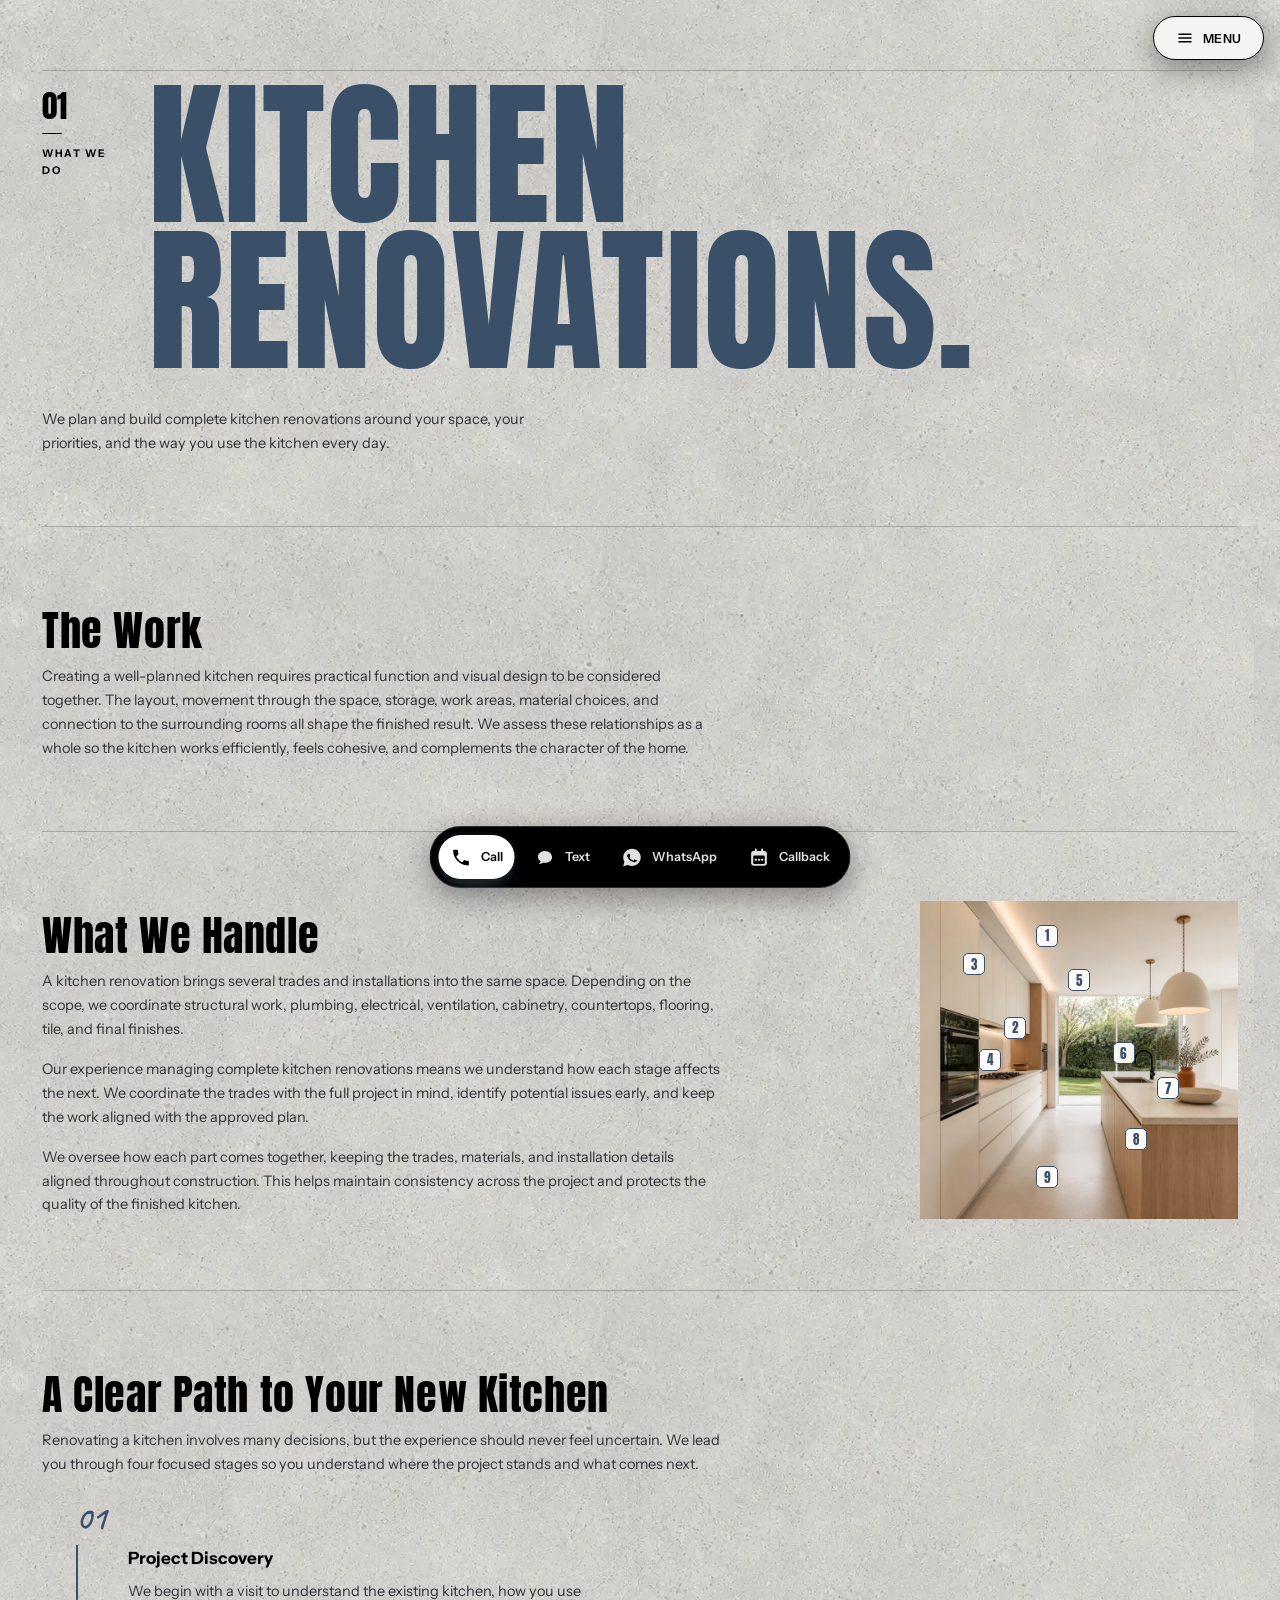
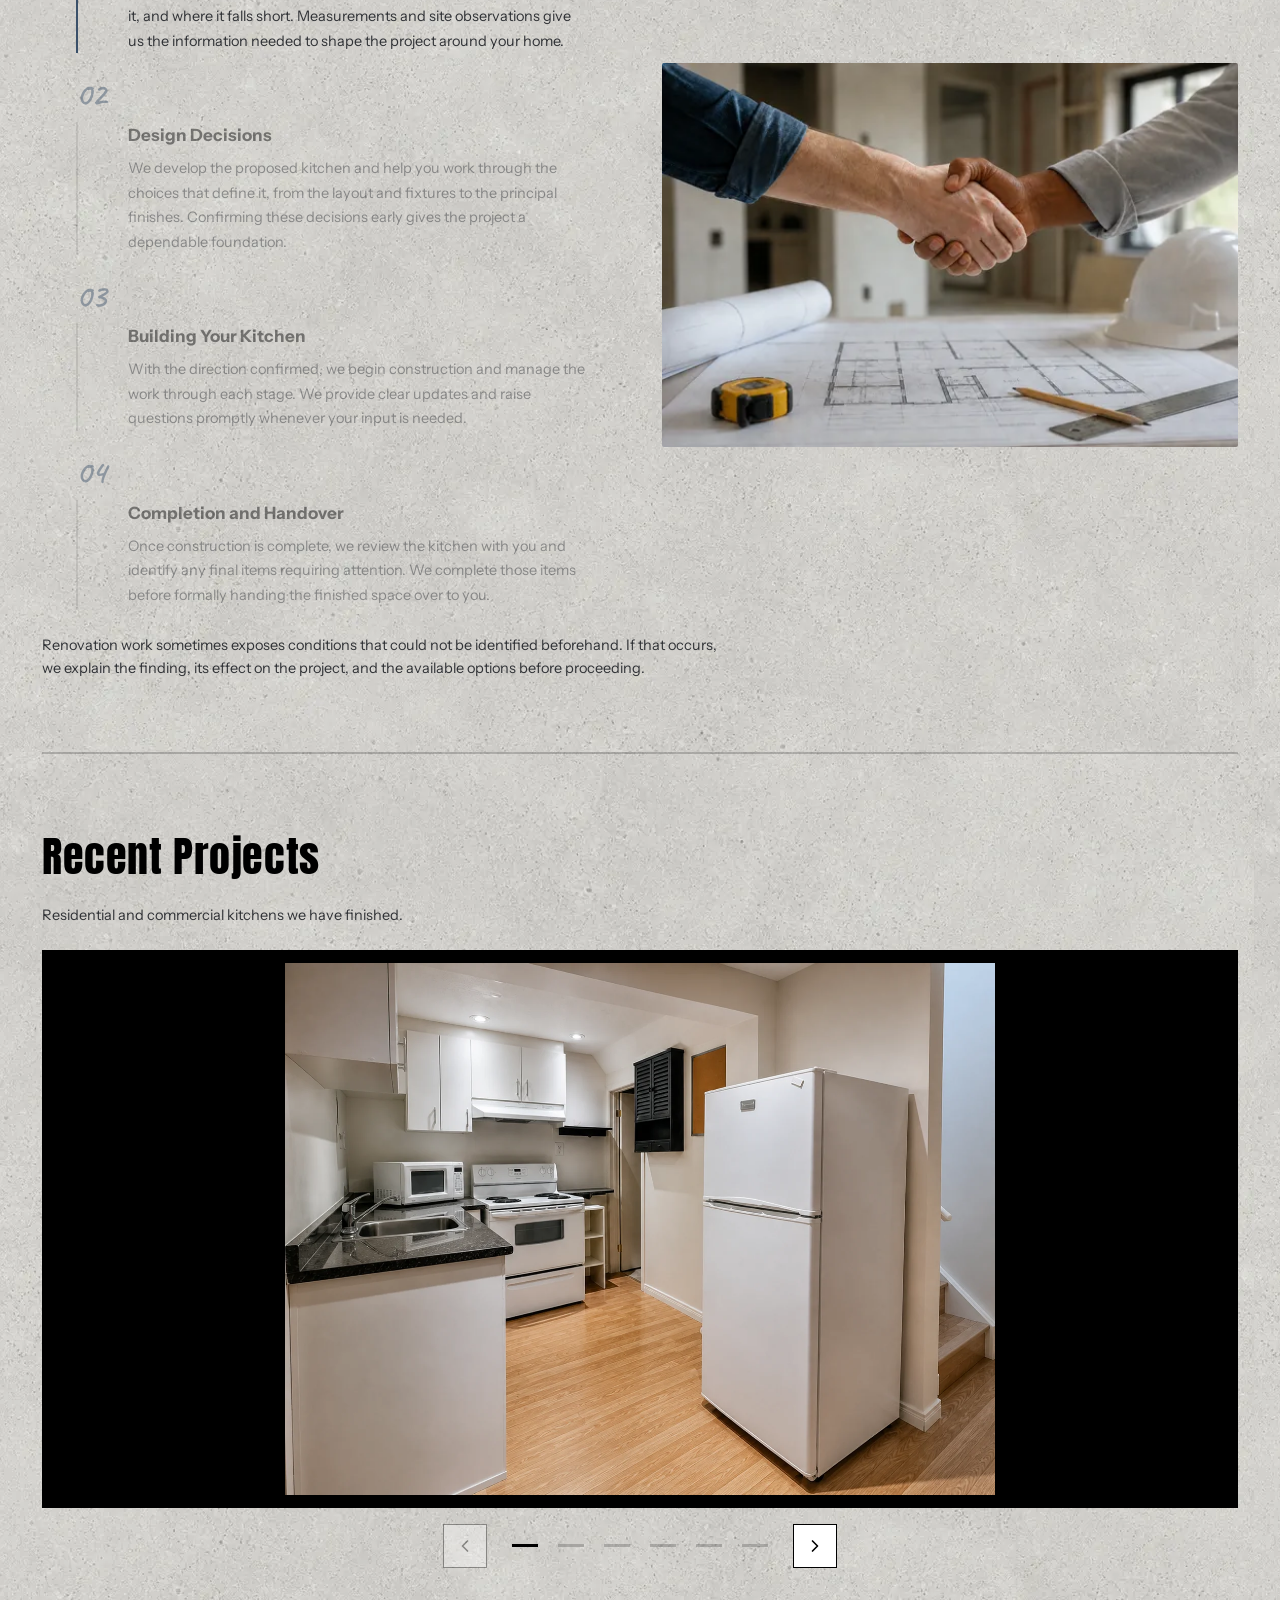
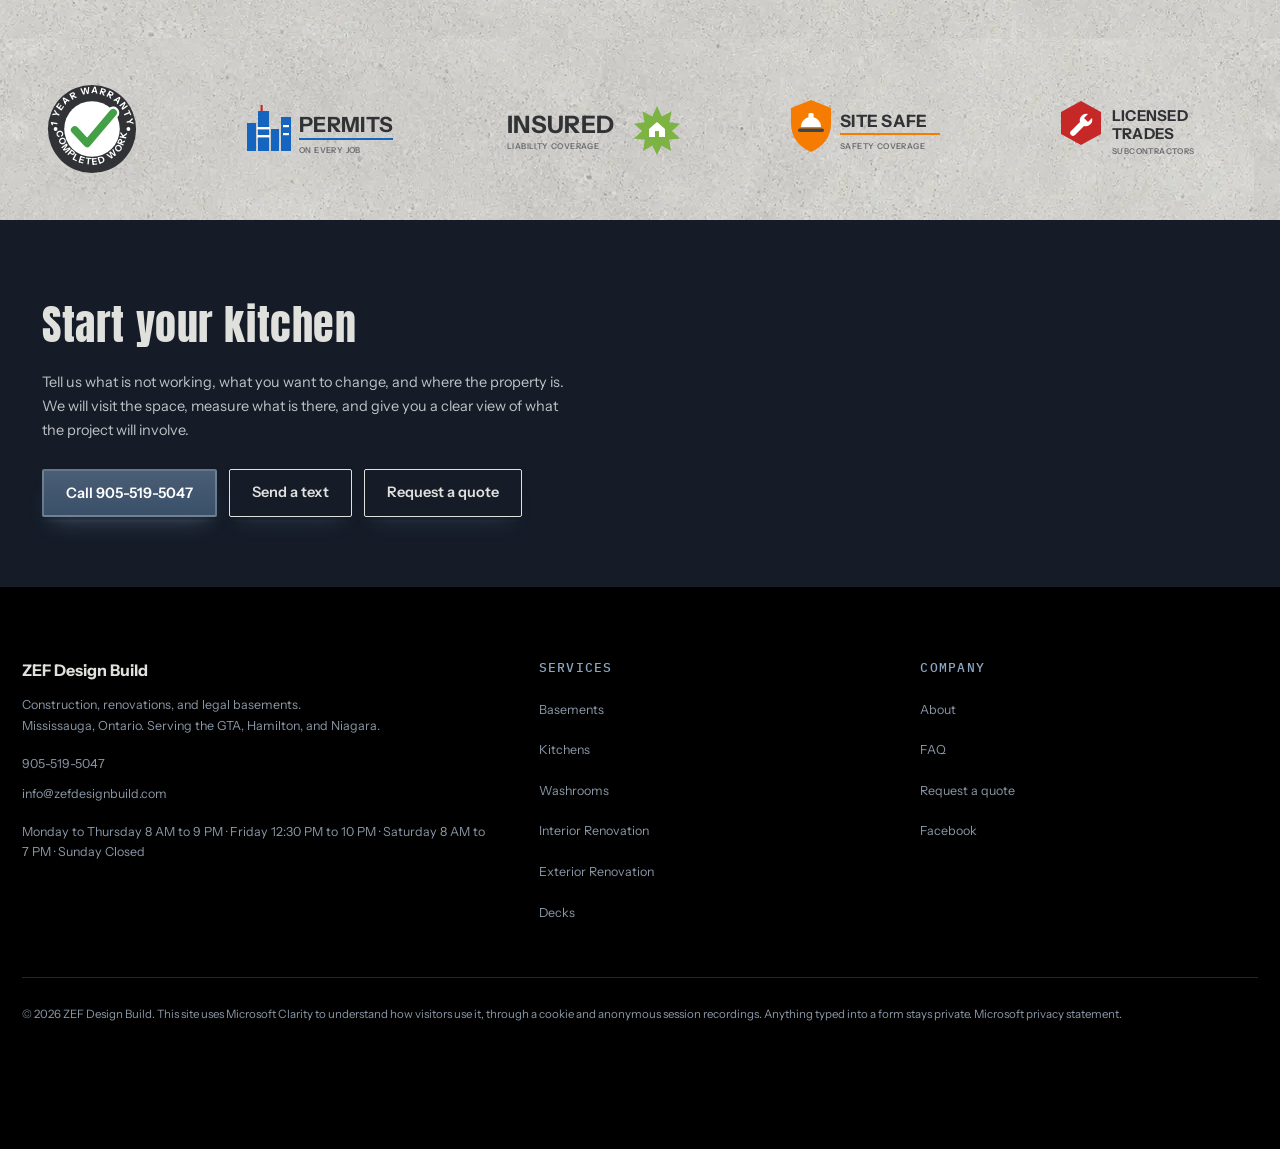
<file: kitchens.html>
<!DOCTYPE html>
<html lang="en">
<head>
<meta charset="UTF-8">
<meta name="viewport" content="width=device-width, initial-scale=1.0">
<link rel="icon" type="image/png" sizes="64x64" href="assets/favicon-64.png">
<link rel="apple-touch-icon" href="assets/apple-touch-icon.png">
<title>Kitchen Renovations, Mississauga | ZEF Design Build</title>
<meta name="description" content="Kitchen renovations handled by one team from the first drawing to the last fitting. Serving the GTA, Hamilton, and Niagara.">

<link rel="canonical" href="https://zefdesignbuild.com/kitchens">
<meta property="og:title" content="Kitchen Renovations, Mississauga | ZEF Design Build">
<meta property="og:description" content="Kitchen renovations handled by one team from the first drawing to the last fitting. Serving the GTA, Hamilton, and Niagara.">
<meta property="og:type" content="website">
<meta property="og:url" content="https://zefdesignbuild.com/kitchens">
<meta property="og:site_name" content="ZEF Design Build">
<meta property="og:image" content="https://zefdesignbuild.com/assets/kitchen-hero-1600.jpg">
<meta property="og:image:width" content="1600">
<meta property="og:image:height" content="896">
<meta property="og:image:alt" content="A finished kitchen built by ZEF Design Build">
<meta name="twitter:card" content="summary_large_image">
<link rel="preconnect" href="https://fonts.googleapis.com">
<link rel="preconnect" href="https://fonts.gstatic.com" crossorigin>
<link href="https://fonts.googleapis.com/css2?family=Anton&family=Oswald:wght@300;400&family=Instrument+Sans:wght@400;500;600;700&family=IBM+Plex+Mono:wght@400;500&family=Caveat:wght@600&display=swap" rel="stylesheet">
<link rel="stylesheet" href="css/site.css?v=b16daa4e">
<script type="application/ld+json">{"@context": "https://schema.org", "@type": "GeneralContractor", "name": "ZEF Design Build", "url": "https://zefdesignbuild.com", "email": "info@zefdesignbuild.com", "telephone": "+1-905-519-5047", "address": {"@type": "PostalAddress", "addressLocality": "Mississauga", "addressRegion": "ON", "addressCountry": "CA"}, "areaServed": [{"@type": "Place", "name": "Greater Toronto Area"}, {"@type": "Place", "name": "Hamilton"}, {"@type": "Place", "name": "Niagara"}], "openingHoursSpecification": [{"@type": "OpeningHoursSpecification", "dayOfWeek": ["Monday", "Tuesday", "Wednesday", "Thursday"], "opens": "08:00", "closes": "21:00"}, {"@type": "OpeningHoursSpecification", "dayOfWeek": ["Friday"], "opens": "12:30", "closes": "22:00"}, {"@type": "OpeningHoursSpecification", "dayOfWeek": ["Saturday"], "opens": "08:00", "closes": "19:00"}], "sameAs": ["https://www.facebook.com/profile.php?id=61578318698367"], "foundingDate": "2016"}</script>
<script>(function(c,l,a,r,i,t,y){c[a]=c[a]||function(){(c[a].q=c[a].q||[]).push(arguments)};t=l.createElement(r);t.async=1;t.src="https://www.clarity.ms/tag/"+i;y=l.getElementsByTagName(r)[0];y.parentNode.insertBefore(t,y);})(window,document,"clarity","script","yfbqsn7lou");</script>
</head>
<body>
<a class="skip" href="#main">Skip to content</a>
<header class="site" id="site-nav">
  <div class="hrow">
    <button class="burger" type="button" aria-label="Open menu" aria-expanded="false" aria-controls="mpop">
      <svg viewBox="0 0 24 24" aria-hidden="true">
        <path d="M4 12L20 12" class="l1"/>
        <path d="M4 12H20" class="l2"/>
        <path d="M4 12H20" class="l3"/>
      </svg>
    </button>
    <a class="lockup" href="./">
      <img class="mark" src="assets/logo-chevron.png" alt="" width="40" height="45">
      <span class="ltext"><b>ZEF</b><span>DESIGN BUILD</span></span>
    </a>
    <nav class="menu" aria-label="Main">
      <a href="commercial">Commercial</a><button type="button" data-dd="dd-services" aria-expanded="false" aria-controls="dd-services">Services <svg class="chev" viewBox="0 0 24 24" aria-hidden="true"><path d="M6 9l6 6 6-6" fill="none" stroke="currentColor" stroke-width="2" stroke-linecap="round" stroke-linejoin="round"/></svg></button><a href="./#about">About</a><a href="faq">FAQ</a><a href="contact">Contact Us</a>
    </nav>
    <div class="hright">
      <a class="ghost-btn" href="tel:9055195047">Call</a>
      <a class="quote-btn" href="contact">Get a quote</a>
    </div>
    <div class="dd" id="dd-services"><div class="ddgrid"><a href="legal-basements"><span class="thumb"><picture><source srcset="assets/basement-320.webp 320w" type="image/webp" sizes="70px"><img src="assets/basement-320.jpg" alt="A finished legal basement living area" width="320" height="320" loading="lazy" decoding="async"></picture></span><span><b>Basements</b><i>Finished living spaces and legal rental units.</i></span></a><a href="kitchens"><span class="thumb"><picture><source srcset="assets/kitchen-320.webp 320w" type="image/webp" sizes="70px"><img src="assets/kitchen-320.jpg" alt="A finished kitchen with white cabinets, an oak island, and a full-height garden window" width="320" height="320" loading="lazy" decoding="async"></picture></span><span><b>Kitchens</b><i>Complete renovations, planned around everyday use.</i></span></a><a href="washrooms"><span class="thumb"><picture><source srcset="assets/washroom-320.webp 320w" type="image/webp" sizes="70px"><img src="assets/washroom-320.jpg" alt="A finished washroom with tiled walls and a glass shower screen" width="320" height="320" loading="lazy" decoding="async"></picture></span><span><b>Washrooms</b><i>Complete renovations, from layout to final finishes.</i></span></a><a href="interior-renovation"><span class="thumb"><picture><source srcset="assets/interior-320.webp 320w" type="image/webp" sizes="70px"><img src="assets/interior-320.jpg" alt="A finished open-plan living room after an interior renovation" width="320" height="320" loading="lazy" decoding="async"></picture></span><span><b>Interior Renovation</b><i>One room, connected spaces, or an entire floor.</i></span></a><a href="exterior-renovation"><span class="thumb"><picture><source srcset="assets/exterior-320.webp 320w" type="image/webp" sizes="70px"><img src="assets/exterior-320.jpg" alt="The front of a house after an exterior renovation" width="320" height="320" loading="lazy" decoding="async"></picture></span><span><b>Exterior Renovation</b><i>Siding, windows, doors, and coordinated exterior updates.</i></span></a><a href="decks"><span class="thumb"><picture><source srcset="assets/deck-320.webp 320w" type="image/webp" sizes="70px"><img src="assets/deck-320.jpg" alt="A finished backyard deck with seating and planting around it" width="320" height="320" loading="lazy" decoding="async"></picture></span><span><b>Decks</b><i>Outdoor spaces designed and built for everyday use.</i></span></a></div></div>
    <div class="mpop" id="mpop">
  <a href="commercial">Commercial</a>
  <div class="sep" role="separator" aria-orientation="horizontal"></div>
  <div class="grp">Services</div>
  <a href="legal-basements">Basements</a>
  <a href="kitchens">Kitchens</a><a href="washrooms">Washrooms</a><a href="interior-renovation">Interior Renovation</a><a href="exterior-renovation">Exterior Renovation</a><a href="decks">Decks</a>
  <div class="sep" role="separator" aria-orientation="horizontal"></div>
  <a href="./#about">About</a>
  <a href="faq">FAQ</a>
  <a href="contact">Contact Us</a>
</div>

  </div>
</header>
<button class="navhint" type="button" aria-controls="site-nav" aria-expanded="false"><svg viewBox="0 0 24 24" aria-hidden="true"><path d="M4 7h16M4 12h16M4 17h16"/></svg><span>Menu</span></button>
<main id="main">
<section class="band" style="--split-media:318px">
  <div class="inner">
    <div class="sechead reveal pagetitle">
    <div class="sechead-meta">
      <span class="sechead-num" aria-hidden="true">01</span>
      <span class="sechead-tick" aria-hidden="true"></span>
      <span class="sechead-label">What we do</span>
    </div>
    <h1 class="sec">Kitchen renovations<span class="sechead-stop" aria-hidden="true">.</span></h1>
  </div>
    <p class="lead reveal">We plan and build complete kitchen renovations around your space, your priorities, and the way you use the kitchen every day.</p>
  </div>
</section>

<section class="band ruled">
  <div class="inner reveal">
    <h2 class="sec">The Work</h2>
    <div class="prose"><p>Creating a well-planned kitchen requires practical function and visual design to be considered together. The layout, movement through the space, storage, work areas, material choices, and connection to the surrounding rooms all shape the finished result. We assess these relationships as a whole so the kitchen works efficiently, feels cohesive, and complements the character of the home.</p></div>
  </div>
</section>

<section class="band ruled" style="--split-media:318px">
  <div class="inner reveal">
    <div class="svcsplit"><div class="svcsplit-words"><h2 class="sec">What We Handle</h2><div class="prose"><p>A kitchen renovation brings several trades and installations into the same space. Depending on the scope, we coordinate structural work, plumbing, electrical, ventilation, cabinetry, countertops, flooring, tile, and final finishes.</p><p>Our experience managing complete kitchen renovations means we understand how each stage affects the next. We coordinate the trades with the full project in mind, identify potential issues early, and keep the work aligned with the approved plan.</p><p>We oversee how each part comes together, keeping the trades, materials, and installation details aligned throughout construction. This helps maintain consistency across the project and protects the quality of the finished kitchen.</p></div></div><figure class="lph lph-split"><div class="lphshot"><picture><source srcset="assets/kitchen-760.webp 760w, assets/kitchen.webp 1254w" type="image/webp" sizes="(max-width:900px) 100vw, 318px"><img src="assets/kitchen.jpg" srcset="assets/kitchen-760.jpg 760w, assets/kitchen.jpg 1254w" sizes="(max-width:900px) 100vw, 318px" alt="A finished kitchen with the elements ZEF builds named on the photograph" width="1254" height="1254" loading="lazy" decoding="async"></picture><button type="button" class="lphmark" data-side="r" aria-expanded="false" style="--x:40%;--y:11%"><span class="lphdot" aria-hidden="true">1</span><span class="lphlab">Recessed lighting</span></button><button type="button" class="lphmark" data-side="r" aria-expanded="false" style="--x:30%;--y:40%"><span class="lphdot" aria-hidden="true">2</span><span class="lphlab">Extraction</span></button><button type="button" class="lphmark" data-side="r" aria-expanded="false" style="--x:17%;--y:20%"><span class="lphdot" aria-hidden="true">3</span><span class="lphlab">Wall cabinetry</span></button><button type="button" class="lphmark" data-side="r" aria-expanded="false" style="--x:22%;--y:50%"><span class="lphdot" aria-hidden="true">4</span><span class="lphlab">Appliance housing</span></button><button type="button" class="lphmark" data-side="l" aria-expanded="false" style="--x:50%;--y:25%"><span class="lphdot" aria-hidden="true">5</span><span class="lphlab">Structural opening</span></button><button type="button" class="lphmark" data-side="l" aria-expanded="false" style="--x:64%;--y:48%"><span class="lphdot" aria-hidden="true">6</span><span class="lphlab">Tap and sink</span></button><button type="button" class="lphmark" data-side="l" aria-expanded="false" style="--x:78%;--y:59%"><span class="lphdot" aria-hidden="true">7</span><span class="lphlab">Countertop</span></button><button type="button" class="lphmark" data-side="l" aria-expanded="false" style="--x:68%;--y:75%"><span class="lphdot" aria-hidden="true">8</span><span class="lphlab">Base cabinetry</span></button><button type="button" class="lphmark" data-side="r" aria-expanded="false" style="--x:40%;--y:87%"><span class="lphdot" aria-hidden="true">9</span><span class="lphlab">Flooring</span></button></div></figure></div>
    
  </div>
</section>


<section class="svcidx ruled">
  <div class="inner">
    <h2 class="sec reveal">A Clear Path to Your New Kitchen</h2>
    <div class="prose reveal">
      <p>Renovating a kitchen involves many decisions, but the experience should never feel uncertain. We lead you through four focused stages so you understand where the project stands and what comes next.</p>
    </div>
    <div class="stepwrap"><div class="scrollsteps" data-scrollsteps data-count="4" id="ss-kitchens"><div class="ssrunway" style="--ss-n:4"><div class="ssstage"><ol class="sslist"><li class="ssitem" data-i="0"><span class="ssnum mono" aria-hidden="true">01</span><button type="button" class="sspick" data-go="0"><span class="vh">Show step 1</span></button><div class="ssbar" aria-hidden="true"><span class="ssfill"></span></div><div class="sstext"><h3>Project Discovery</h3><p>We begin with a visit to understand the existing kitchen, how you use it, and where it falls short. Measurements and site observations give us the information needed to shape the project around your home.</p></div><figure class="ssinline"><picture><source srcset="assets/00-consultation-560.webp 560w, assets/00-consultation-800.webp 800w, assets/00-consultation.webp 900w" type="image/webp" sizes="(max-width:900px) 100vw, 560px"><img src="assets/00-consultation.jpg" srcset="assets/00-consultation-560.jpg 560w, assets/00-consultation-800.jpg 800w, assets/00-consultation.jpg 900w" sizes="(max-width:900px) 100vw, 560px" alt="Two people talking a project through over a floor plan on site" width="900" height="600" loading="lazy" decoding="async"></picture></figure></li><li class="ssitem" data-i="1"><span class="ssnum mono" aria-hidden="true">02</span><button type="button" class="sspick" data-go="1"><span class="vh">Show step 2</span></button><div class="ssbar" aria-hidden="true"><span class="ssfill"></span></div><div class="sstext"><h3>Design Decisions</h3><p>We develop the proposed kitchen and help you work through the choices that define it, from the layout and fixtures to the principal finishes. Confirming these decisions early gives the project a dependable foundation.</p></div><figure class="ssinline"><picture><source srcset="assets/01-plan-560.webp 560w, assets/01-plan-800.webp 800w, assets/01-plan.webp 900w" type="image/webp" sizes="(max-width:900px) 100vw, 560px"><img src="assets/01-plan.jpg" srcset="assets/01-plan-560.jpg 560w, assets/01-plan-800.jpg 800w, assets/01-plan.jpg 900w" sizes="(max-width:900px) 100vw, 560px" alt="A measured drawing of a kitchen with the dimensions marked along every run" width="900" height="600" loading="lazy" decoding="async"></picture></figure></li><li class="ssitem" data-i="2"><span class="ssnum mono" aria-hidden="true">03</span><button type="button" class="sspick" data-go="2"><span class="vh">Show step 3</span></button><div class="ssbar" aria-hidden="true"><span class="ssfill"></span></div><div class="sstext"><h3>Building Your Kitchen</h3><p>With the direction confirmed, we begin construction and manage the work through each stage. We provide clear updates and raise questions promptly whenever your input is needed.</p></div><figure class="ssinline"><picture><source srcset="assets/03-construction-560.webp 560w, assets/03-construction-800.webp 800w, assets/03-construction.webp 900w" type="image/webp" sizes="(max-width:900px) 100vw, 560px"><img src="assets/03-construction.jpg" srcset="assets/03-construction-560.jpg 560w, assets/03-construction-800.jpg 800w, assets/03-construction.jpg 900w" sizes="(max-width:900px) 100vw, 560px" alt="Interior wall and ceiling framing under way on a construction site" width="900" height="600" loading="lazy" decoding="async"></picture></figure></li><li class="ssitem" data-i="3"><span class="ssnum mono" aria-hidden="true">04</span><button type="button" class="sspick" data-go="3"><span class="vh">Show step 4</span></button><div class="ssbar" aria-hidden="true"><span class="ssfill"></span></div><div class="sstext"><h3>Completion and Handover</h3><p>Once construction is complete, we review the kitchen with you and identify any final items requiring attention. We complete those items before formally handing the finished space over to you.</p></div><figure class="ssinline"><picture><source srcset="assets/kitchen-handover-560.webp 560w, assets/kitchen-handover-800.webp 800w, assets/kitchen-handover.webp 1800w" type="image/webp" sizes="(max-width:900px) 100vw, 560px"><img src="assets/kitchen-handover.jpg" srcset="assets/kitchen-handover-560.jpg 560w, assets/kitchen-handover-800.jpg 800w, assets/kitchen-handover.jpg 1800w" sizes="(max-width:900px) 100vw, 560px" alt="A finished kitchen with a white island, pendant lights over the counter and stainless steel appliances" width="1800" height="1200" loading="lazy" decoding="async"></picture></figure></li></ol><div class="ssmedia" aria-hidden="true"><figure class="ssshot on" data-i="0" aria-hidden="true"><picture><source srcset="assets/00-consultation-560.webp 560w, assets/00-consultation-800.webp 800w, assets/00-consultation.webp 900w" type="image/webp" sizes="560px"><img src="assets/00-consultation.jpg" srcset="assets/00-consultation-560.jpg 560w, assets/00-consultation-800.jpg 800w, assets/00-consultation.jpg 900w" sizes="560px" alt="Two people talking a project through over a floor plan on site" width="900" height="600" loading="lazy" decoding="async"></picture></figure><figure class="ssshot" data-i="1" aria-hidden="true"><picture><source srcset="assets/01-plan-560.webp 560w, assets/01-plan-800.webp 800w, assets/01-plan.webp 900w" type="image/webp" sizes="560px"><img src="assets/01-plan.jpg" srcset="assets/01-plan-560.jpg 560w, assets/01-plan-800.jpg 800w, assets/01-plan.jpg 900w" sizes="560px" alt="A measured drawing of a kitchen with the dimensions marked along every run" width="900" height="600" loading="lazy" decoding="async"></picture></figure><figure class="ssshot" data-i="2" aria-hidden="true"><picture><source srcset="assets/03-construction-560.webp 560w, assets/03-construction-800.webp 800w, assets/03-construction.webp 900w" type="image/webp" sizes="560px"><img src="assets/03-construction.jpg" srcset="assets/03-construction-560.jpg 560w, assets/03-construction-800.jpg 800w, assets/03-construction.jpg 900w" sizes="560px" alt="Interior wall and ceiling framing under way on a construction site" width="900" height="600" loading="lazy" decoding="async"></picture></figure><figure class="ssshot" data-i="3" aria-hidden="true"><picture><source srcset="assets/kitchen-handover-560.webp 560w, assets/kitchen-handover-800.webp 800w, assets/kitchen-handover.webp 1800w" type="image/webp" sizes="560px"><img src="assets/kitchen-handover.jpg" srcset="assets/kitchen-handover-560.jpg 560w, assets/kitchen-handover-800.jpg 800w, assets/kitchen-handover.jpg 1800w" sizes="560px" alt="A finished kitchen with a white island, pendant lights over the counter and stainless steel appliances" width="1800" height="1200" loading="lazy" decoding="async"></picture></figure></div></div></div></div></div>
    <div class="prose spaced reveal">
      <p>Renovation work sometimes exposes conditions that could not be identified beforehand. If that occurs, we explain the finding, its effect on the project, and the available options before proceeding.</p>
    </div>
  </div>
</section>


<section class="band ruled">
  <div class="inner">
    <h2 class="sec reveal">Recent Projects</h2>
    <p class="lead reveal">Residential and commercial kitchens we have finished.</p>
    <div class="carousel reveal" data-carousel data-group="kitchens">
      <ul class="ctrack" tabindex="0" role="group" aria-label="Recent kitchens"><li class="cslide is-on" data-i="0"><picture><source srcset="assets/zk-01.webp 1400w" type="image/webp" sizes="(max-width: 700px) 92vw, min(900px, 62vw)"><img src="assets/zk-01.jpg" alt="A finished basement kitchen with granite counters, a range and a refrigerator" width="1400" height="1050" loading="eager" decoding="sync" fetchpriority="high"></picture></li><li class="cslide" data-i="1"><picture><source srcset="assets/zk-02.webp 1400w" type="image/webp" sizes="(max-width: 700px) 92vw, min(900px, 62vw)"><img src="assets/zk-02.jpg" alt="A finished kitchen run with white cabinets, a stainless sink and a range" width="1400" height="1050" loading="eager" decoding="async"></picture></li><li class="cslide" data-i="2"><picture><source srcset="assets/zk-03.webp 1400w" type="image/webp" sizes="(max-width: 700px) 92vw, min(900px, 62vw)"><img src="assets/zk-03.jpg" alt="A completed kitchen with upper and lower cabinets along two walls" width="1400" height="1050" loading="eager" decoding="async"></picture></li><li class="cslide" data-i="3"><picture><source srcset="assets/zk-04.webp 1400w" type="image/webp" sizes="(max-width: 700px) 92vw, min(900px, 62vw)"><img src="assets/zk-04.jpg" alt="Kitchen cabinets being installed along a wall during construction" width="1400" height="1050" loading="eager" decoding="async"></picture></li><li class="cslide" data-i="4"><picture><source srcset="assets/zk-05.webp 1400w" type="image/webp" sizes="(max-width: 700px) 92vw, min(900px, 62vw)"><img src="assets/zk-05.jpg" alt="Cabinet carcasses assembled on site before installation" width="1400" height="1050" loading="eager" decoding="async"></picture></li><li class="cslide" data-i="5"><picture><source srcset="assets/zk-06.webp 1400w" type="image/webp" sizes="(max-width: 700px) 92vw, min(900px, 62vw)"><img src="assets/zk-06.jpg" alt="A kitchen nearing completion with flooring materials laid out on the floor" width="1400" height="1050" loading="eager" decoding="async"></picture></li></ul>
      <div class="cnav">
        <button class="carrow prev" type="button" data-step="-1" aria-label="Previous photograph"><svg viewBox="0 0 24 24" fill="none" stroke="currentColor" stroke-width="2" stroke-linecap="round" stroke-linejoin="round" aria-hidden="true"><path d="M9 6l6 6-6 6"/></svg></button>
        <div class="cdots"><button class="cdot is-on" type="button" data-go="0" aria-pressed="true"><span class="vh">Photograph 1 of 6</span></button><button class="cdot" type="button" data-go="1" aria-pressed="false"><span class="vh">Photograph 2 of 6</span></button><button class="cdot" type="button" data-go="2" aria-pressed="false"><span class="vh">Photograph 3 of 6</span></button><button class="cdot" type="button" data-go="3" aria-pressed="false"><span class="vh">Photograph 4 of 6</span></button><button class="cdot" type="button" data-go="4" aria-pressed="false"><span class="vh">Photograph 5 of 6</span></button><button class="cdot" type="button" data-go="5" aria-pressed="false"><span class="vh">Photograph 6 of 6</span></button></div>
        <button class="carrow next" type="button" data-step="1" aria-label="Next photograph"><svg viewBox="0 0 24 24" fill="none" stroke="currentColor" stroke-width="2" stroke-linecap="round" stroke-linejoin="round" aria-hidden="true"><path d="M9 6l6 6-6 6"/></svg></button>
      </div>
    </div>
  </div>
</section>


<section class="certs" aria-label="What is behind the work">
  <div class="inner reveal"><div class="badge" style="--bw:92px"><svg viewBox="0 0 96 96" role="img" aria-label="One year material warranty on completed work">
      <defs>
        <path id="arcT" d="M11 48 A37 37 0 0 1 85 48"/>
        <path id="arcB" d="M11 48 A37 37 0 0 0 85 48"/>
      </defs>
      <circle cx="48" cy="48" r="46" fill="#303236"/>
      <circle cx="48" cy="48" r="29" fill="#FFFFFF"/>
      <text class="bring"><textPath href="#arcT" startOffset="50%" text-anchor="middle">1 YEAR WARRANTY</textPath></text>
      <text class="bring"><textPath href="#arcB" startOffset="50%" text-anchor="middle">COMPLETED WORK</textPath></text>
      <circle cx="10" cy="48" r="2" fill="#FFFFFF"/><circle cx="86" cy="48" r="2" fill="#FFFFFF"/>
      <path d="M30 49 l13 14 L70 31" fill="none" stroke="#FFFFFF" stroke-width="13" stroke-linecap="round" stroke-linejoin="round"/>
      <path d="M30 49 l13 14 L70 31" fill="none" stroke="#43A047" stroke-width="8" stroke-linecap="round" stroke-linejoin="round"/>
    </svg></div><div class="badge" style="--bw:156px"><svg viewBox="0 0 156 64" role="img" aria-label="Permits on every job">
      <g fill="#1565C0">
        <rect x="2" y="26" width="9" height="28"/>
        <rect x="13" y="14" width="11" height="40"/>
        <rect x="26" y="32" width="8" height="22"/>
        <rect x="36" y="20" width="10" height="34"/>
        <rect x="15.5" y="8" width="2.2" height="7" fill="#C62828"/>
        <rect x="12" y="30" width="13" height="2.4" fill="#FFFFFF"/>
        <rect x="12" y="38" width="13" height="2.4" fill="#FFFFFF"/>
        <rect x="38" y="28" width="6" height="2.2" fill="#FFFFFF"/>
        <rect x="38" y="36" width="6" height="2.2" fill="#FFFFFF"/>
      </g>
      <text x="54" y="35" style="font-size:21px" class="bsolid">PERMITS</text>
      <rect x="54" y="41" width="94" height="2" fill="#1565C0"/>
      <text x="54" y="56" class="bsub">ON EVERY JOB</text>
    </svg></div><div class="badge" style="--bw:174px"><svg viewBox="0 0 174 64" role="img" aria-label="Liability insurance">
      <text x="0" y="36" style="font-size:24px" class="bsolid">INSURED</text>
      <text x="0" y="52" class="bsub">LIABILITY COVERAGE</text>
      <g transform="translate(150 32)">
        <path fill="#7CB342" d="M0 -23 L4.8 -12.4 L14.6 -17.8 L12.4 -6.8 L23 -5.2 L15 2 L23 9.6 L12.2 10.8 L14 22 L4.6 16.4 L0 26 L-4.6 16.4 L-14 22 L-12.2 10.8 L-23 9.6 L-15 2 L-23 -5.2 L-12.4 -6.8 L-14.6 -17.8 L-4.8 -12.4 Z"/>
        <path fill="#FFFFFF" d="M-8 8 v-8 l8 -7 l8 7 v8 h-6 v-6 h-4 v6 Z"/>
      </g>
    </svg></div><div class="badge" style="--bw:164px"><svg viewBox="0 0 164 64" role="img" aria-label="Workplace safety coverage">
      <path fill="#F57C00" d="M23 3 L43 11 v16 c0 14 -9 23 -20 28 C12 50 3 41 3 27 V11 Z"/>
      <g fill="#FFFFFF">
        <path d="M23 20 c-6 0 -10 4.5 -10 10 h20 c0 -5.5 -4 -10 -10 -10 Z"/>
        <rect x="10" y="31.5" width="26" height="3.6" rx="1.8" fill="#37474F"/>
        <rect x="20.4" y="16" width="5.2" height="6" rx="1.5"/>
      </g>
      <text x="52" y="30" style="font-size:17px" class="bsolid">SITE SAFE</text>
      <rect x="52" y="36" width="100" height="2" fill="#F57C00"/>
      <text x="52" y="52" class="bsub">SAFETY COVERAGE</text>
    </svg></div><div class="badge" style="--bw:176px"><svg viewBox="0 0 176 64" role="img" aria-label="Licensed subcontractors">
      <path fill="#C62828" d="M23 4 L43 15 v22 L23 48 L3 37 V15 Z"/>
      <path fill="#FFFFFF" d="M13 34 l9 -9 a6.5 6.5 0 0 1 8 -8 l-4 4 4 4 4 -4 a6.5 6.5 0 0 1 -8 8 l-9 9 a2.8 2.8 0 1 1 -4 -4 Z"/>
      <text x="54" y="24" style="font-size:15px" class="bsolid">LICENSED</text>
      <text x="54" y="42" style="font-size:15px" class="bsolid">TRADES</text>
      <text x="54" y="57" class="bsub">SUBCONTRACTORS</text>
    </svg></div></div>
</section>


<section class="quoteband headwide">
  <div class="inner reveal">
    <h2 class="sec">Start your kitchen</h2>
    <p class="lead">Tell us what is not working, what you want to change, and where the property is. We will visit the space, measure what is there, and give you a clear view of what the project will involve.</p>
    <div class="ctas">
      <a class="btn1" href="tel:9055195047">Call 905-519-5047</a>
      <a class="btn2" href="sms:9055195047">Send a text</a>
      
      <a class="btn2" href="contact">Request a quote</a>
    </div>
  </div>
</section>


</main>
<div class="footer-stage">
<footer class="site">
  <div class="inner">
    <div>
      <b>ZEF Design Build</b>
      <p>Construction, renovations, and legal basements.<br>
      Mississauga, Ontario. Serving the GTA, Hamilton, and Niagara.</p>
      <p><a href="tel:9055195047">905-519-5047</a><br>
      <a href="mailto:info@zefdesignbuild.com">info@zefdesignbuild.com</a></p>
      <p>Monday to Thursday 8 AM to 9 PM &middot; Friday 12:30 PM to 10 PM &middot; Saturday 8 AM to 7 PM &middot; Sunday Closed</p>
    </div>
    <div>
      <h2>Services</h2>
      <ul><li><a href="legal-basements">Basements</a></li><li><a href="kitchens">Kitchens</a></li><li><a href="washrooms">Washrooms</a></li><li><a href="interior-renovation">Interior Renovation</a></li><li><a href="exterior-renovation">Exterior Renovation</a></li><li><a href="decks">Decks</a></li></ul>
    </div>
    <div>
      <h2>Company</h2>
      <ul>
        <li><a href="./#about">About</a></li>
        <li><a href="faq">FAQ</a></li>
        <li><a href="contact">Request a quote</a></li>
        <li><a href="https://www.facebook.com/profile.php?id=61578318698367" target="_blank" rel="noopener">Facebook</a></li>
      </ul>
    </div>
  </div>
  <div class="legal">&copy; 2026 ZEF Design Build. This site uses Microsoft Clarity to understand how visitors use it, through a cookie and anonymous session recordings. Anything typed into a form stays private. <a href="https://privacy.microsoft.com/privacystatement" target="_blank" rel="noopener">Microsoft privacy statement</a>.</div>
</footer>
</div>
<nav class="dock" aria-label="Contact">
  <a class="call" href="tel:9055195047"><svg viewBox="0 0 24 24" aria-hidden="true"><path fill="currentColor" d="M6.6 10.8c1.4 2.8 3.8 5.1 6.6 6.6l2.2-2.2c.3-.3.7-.4 1-.2 1.1.4 2.3.6 3.6.6.6 0 1 .4 1 1V20c0 .6-.4 1-1 1C10.6 21 3 13.4 3 4c0-.6.4-1 1-1h3.5c.6 0 1 .4 1 1 0 1.2.2 2.4.6 3.6.1.3 0 .7-.2 1l-2.3 2.2z"/></svg><span>Call</span></a>
  <a href="sms:9055195047"><svg viewBox="0 0 24 24" aria-hidden="true"><g transform="translate(12 12) scale(1.2) translate(-12 -12)"><path fill="currentColor" d="M12 5.9c-3.7 0-6.7 2.4-6.7 5.4 0 1.7.9 3.2 2.4 4.2-.2 1.1-.8 2.1-1.7 2.8 1.5-.1 2.9-.6 4.1-1.4.6.1 1.2.2 1.9.2 3.7 0 6.7-2.4 6.7-5.4S15.7 5.9 12 5.9z"/></g></svg><span>Text</span></a>
  <a href="https://wa.me/19055195047" target="_blank" rel="noopener"><svg viewBox="0 0 24 24" aria-hidden="true"><path fill="currentColor" d="M12 2C6.5 2 2 6.5 2 12c0 1.8.5 3.5 1.3 5L2 22l5.2-1.4c1.5.8 3.1 1.2 4.8 1.2 5.5 0 10-4.5 10-10S17.5 2 12 2zm4.8 14.1c-.2.6-1.2 1.1-1.7 1.2-.4.1-1 .1-1.6-.1-.4-.1-.9-.3-1.5-.5-2.6-1.1-4.3-3.8-4.4-3.9-.1-.2-1.1-1.4-1.1-2.7 0-1.3.7-1.9.9-2.2.2-.3.5-.3.7-.3h.5c.2 0 .4 0 .6.4.2.5.7 1.8.8 1.9.1.1.1.3 0 .4-.1.2-.1.3-.3.5l-.4.5c-.1.1-.3.3-.1.6.2.3.8 1.3 1.7 2.1 1.2 1 2.1 1.4 2.4 1.5.3.1.5.1.6-.1.2-.2.7-.8.9-1.1.2-.3.4-.2.6-.1.3.1 1.6.8 1.9.9.3.2.5.2.5.4.1.1.1.7-.1 1.3z"/></svg><span>WhatsApp</span></a>
  <a href="#" data-open="book-sheet"><svg viewBox="0 0 24 24" aria-hidden="true"><rect x="3" y="4.6" width="18" height="16.8" rx="2.8" fill="currentColor"/><rect x="7.3" y="1.8" width="2.2" height="4.8" rx="1.1" fill="currentColor"/><rect x="14.5" y="1.8" width="2.2" height="4.8" rx="1.1" fill="currentColor"/><rect x="5.4" y="9.8" width="13.2" height="9.6" rx="1.4" fill="var(--dock-bg)"/><g fill="currentColor"><rect x="7.2" y="13.4" width="2.3" height="2.3" rx=".6"/><rect x="10.85" y="13.4" width="2.3" height="2.3" rx=".6"/><rect x="14.5" y="13.4" width="2.3" height="2.3" rx=".6"/></g></svg><span>Callback</span></a>
</nav>
<div class="sheet wide" id="book-sheet" role="dialog" aria-modal="true" aria-labelledby="book-title">
  <div class="panel duo">
    <button class="close" type="button" aria-label="Close">
      <svg viewBox="0 0 24 24" aria-hidden="true"><path d="M5 5l14 14M19 5L5 19"/></svg>
    </button>
    <div class="bkform">
      <h2 id="book-title">Request a callback</h2>
      <p class="note">Estimates are free, at your property</p>
      <form data-validate class="formbody" method="post" action="https://formsubmit.co/info@zefdesignbuild.com" data-endpoint="https://formsubmit.co/ajax/" data-to-user="info" data-to-domain="zefdesignbuild.com" data-subject="ZEF website: callback request" data-failtext="Your details are still here. The send did not go through. Please try once more, or call 905-519-5047 and we will take them down on the phone." data-windows='{"1":[{"s":"08:00","l":"8 to 10 AM"},{"s":"10:00","l":"10 AM to 12 PM"},{"s":"12:00","l":"12 to 2 PM"},{"s":"14:00","l":"2 to 4 PM"},{"s":"16:00","l":"4 to 6 PM"},{"s":"18:00","l":"6 to 8 PM"},{"s":"20:00","l":"8 to 9 PM"}],"2":[{"s":"08:00","l":"8 to 10 AM"},{"s":"10:00","l":"10 AM to 12 PM"},{"s":"12:00","l":"12 to 2 PM"},{"s":"14:00","l":"2 to 4 PM"},{"s":"16:00","l":"4 to 6 PM"},{"s":"18:00","l":"6 to 8 PM"},{"s":"20:00","l":"8 to 9 PM"}],"3":[{"s":"08:00","l":"8 to 10 AM"},{"s":"10:00","l":"10 AM to 12 PM"},{"s":"12:00","l":"12 to 2 PM"},{"s":"14:00","l":"2 to 4 PM"},{"s":"16:00","l":"4 to 6 PM"},{"s":"18:00","l":"6 to 8 PM"},{"s":"20:00","l":"8 to 9 PM"}],"4":[{"s":"08:00","l":"8 to 10 AM"},{"s":"10:00","l":"10 AM to 12 PM"},{"s":"12:00","l":"12 to 2 PM"},{"s":"14:00","l":"2 to 4 PM"},{"s":"16:00","l":"4 to 6 PM"},{"s":"18:00","l":"6 to 8 PM"},{"s":"20:00","l":"8 to 9 PM"}],"5":[{"s":"12:30","l":"12:30 to 2:30 PM"},{"s":"14:30","l":"2:30 to 4:30 PM"},{"s":"16:30","l":"4:30 to 6:30 PM"},{"s":"18:30","l":"6:30 to 8:30 PM"},{"s":"20:30","l":"8:30 to 10 PM"}],"6":[{"s":"08:00","l":"8 to 10 AM"},{"s":"10:00","l":"10 AM to 12 PM"},{"s":"12:00","l":"12 to 2 PM"},{"s":"14:00","l":"2 to 4 PM"},{"s":"16:00","l":"4 to 6 PM"},{"s":"18:00","l":"6 to 7 PM"}]}'>
        <div class="bkroute">
          <span class="bkspine" aria-hidden="true"></span>
          <div class="bkstop field">
            <span class="bknode" aria-hidden="true"><svg viewBox="0 0 24 24"><path d="M12 21s-7-5.4-7-11a7 7 0 0 1 14 0c0 5.6-7 11-7 11z"/><circle cx="12" cy="10" r="2.6"/></svg></span>
            <input id="bk-where" name="where" type="text" autocomplete="address-level2" placeholder="Property address" aria-label="Where is the property">
          </div>
          <hr class="bksplit" aria-hidden="true">
          <div class="bkstop field">
            <span class="bknode" aria-hidden="true"><svg viewBox="0 0 24 24"><path d="M12 5v14M5 12h14"/></svg></span>
            <select id="bk-project" name="project" aria-label="What are we building">
              <option value="">What are we building</option>
              <option value="Legal basement">Legal basement</option><option value="Kitchen">Kitchen</option><option value="Washroom">Washroom</option><option value="Deck">Deck</option><option value="Interior renovation">Interior renovation</option><option value="Exterior renovation">Exterior renovation</option><option value="Something else">Something else</option>
            </select>
          </div>
        </div>
        <div class="bkgrid">
          <div class="field">
            <input id="bk-name" name="name" type="text" autocomplete="name" required placeholder="Your name" aria-label="Your name" aria-describedby="bk-name-err">
            <span class="err" id="bk-name-err">Please enter your name</span>
          </div>
          <div class="field">
            <input id="bk-phone" name="phone" type="tel" autocomplete="tel" required placeholder="Your phone number" aria-label="Your phone number" aria-describedby="bk-phone-err">
            <span class="err" id="bk-phone-err">Please enter a phone number we can reach you on</span>
          </div>
        </div>
        <div class="bkgrid when">
          <div class="field">
            <div class="dpick" data-locked>
              <div class="dpick-control">
                <input id="bk-when" name="when" type="text" autocomplete="off" placeholder="When suits you" aria-label="When suits you">
                <button class="dpick-clear" type="button" hidden aria-label="Clear the date">
                  <svg viewBox="0 0 24 24" aria-hidden="true"><path d="M6 6l12 12M18 6L6 18"/></svg>
                </button>
                <button class="dpick-open" type="button" hidden aria-expanded="false" aria-label="Pick a date from the calendar">
                  <svg viewBox="0 0 24 24" aria-hidden="true"><rect x="3" y="5" width="18" height="16" rx="2"/><path d="M8 3v4M16 3v4M3 10h18"/></svg>
                </button>
              </div>
              <div class="dpick-pop" hidden></div>
            </div>
          </div>
          <div class="field bkchip">
            <svg viewBox="0 0 24 24" aria-hidden="true"><circle cx="12" cy="12" r="9"/><path d="M12 7v5l3 3"/></svg>
            <select id="bk-time" name="time" data-window-list aria-label="Callback window">
              <option value="">Anytime</option>
              <option>8 to 10 AM</option><option>10 AM to 12 PM</option><option>12 to 2 PM</option><option>2 to 4 PM</option><option>4 to 6 PM</option><option>6 to 8 PM</option><option>8 to 10 PM</option>
            </select>
          </div>
        </div>
        <div class="bkactions">
          <button class="btn1 send" type="submit">Request a callback</button>
          <a class="bkcall" href="tel:9055195047">Or call 905-519-5047<svg viewBox="0 0 24 24" aria-hidden="true"><path d="M5 12h14M13 5l7 7-7 7"/></svg></a>
        </div>
        <p class="formerr" role="alert"></p>
          <input class="hp" type="text" name="_honey" tabindex="-1" autocomplete="off" aria-hidden="true" hidden>
          <input type="hidden" name="_subject" value="ZEF website: callback request">
          <input type="hidden" name="_captcha" value="false">
      </form>
      <div class="sent">
        <h3>Got it.</h3>
        <p>We have your details. We call back on the number you gave us. To reach us sooner, call <a href="tel:9055195047">905-519-5047</a>.</p>
      </div>
    </div>
    <div class="bkwhy"><h3>What you get</h3><ul class="bklist"><li><svg class="bkcheck" viewBox="0 0 24 24" aria-hidden="true"><path d="M4 12.5l5.2 5.2L20 7"/></svg><span>A visit at a time that suits you, evenings and Saturdays included</span></li><li><svg class="bkcheck" viewBox="0 0 24 24" aria-hidden="true"><path d="M4 12.5l5.2 5.2L20 7"/></svg><span>We look at the space and go through what you want changed</span></li><li><svg class="bkcheck" viewBox="0 0 24 24" aria-hidden="true"><path d="M4 12.5l5.2 5.2L20 7"/></svg><span>Your space is measured and drawn before anything is priced</span></li></ul><h3>What stands behind the work</h3><ul class="bklist"><li><svg class="bkcheck" viewBox="0 0 24 24" aria-hidden="true"><path d="M4 12.5l5.2 5.2L20 7"/></svg><span>Permits on every job, drawings and submissions handled</span></li><li><svg class="bkcheck" viewBox="0 0 24 24" aria-hidden="true"><path d="M4 12.5l5.2 5.2L20 7"/></svg><span>Liability insurance and workplace safety coverage</span></li><li><svg class="bkcheck" viewBox="0 0 24 24" aria-hidden="true"><path d="M4 12.5l5.2 5.2L20 7"/></svg><span>One year material warranty on completed work</span></li></ul><div class="bkwhy-photo" aria-hidden="true"><picture><source srcset="assets/zain-a8-band.webp 1170w" type="image/webp" sizes="(min-width: 901px) 420px"><img src="assets/zain-a8-band.jpg" alt="" width="1170" height="720" loading="lazy" decoding="async"></picture></div></div>
  </div>
</div>
<script src="js/vendor/lenis.min.js" defer></script>
<script src="js/main.js?v=3b43faaa" defer></script>
</body>
</html>
</file>
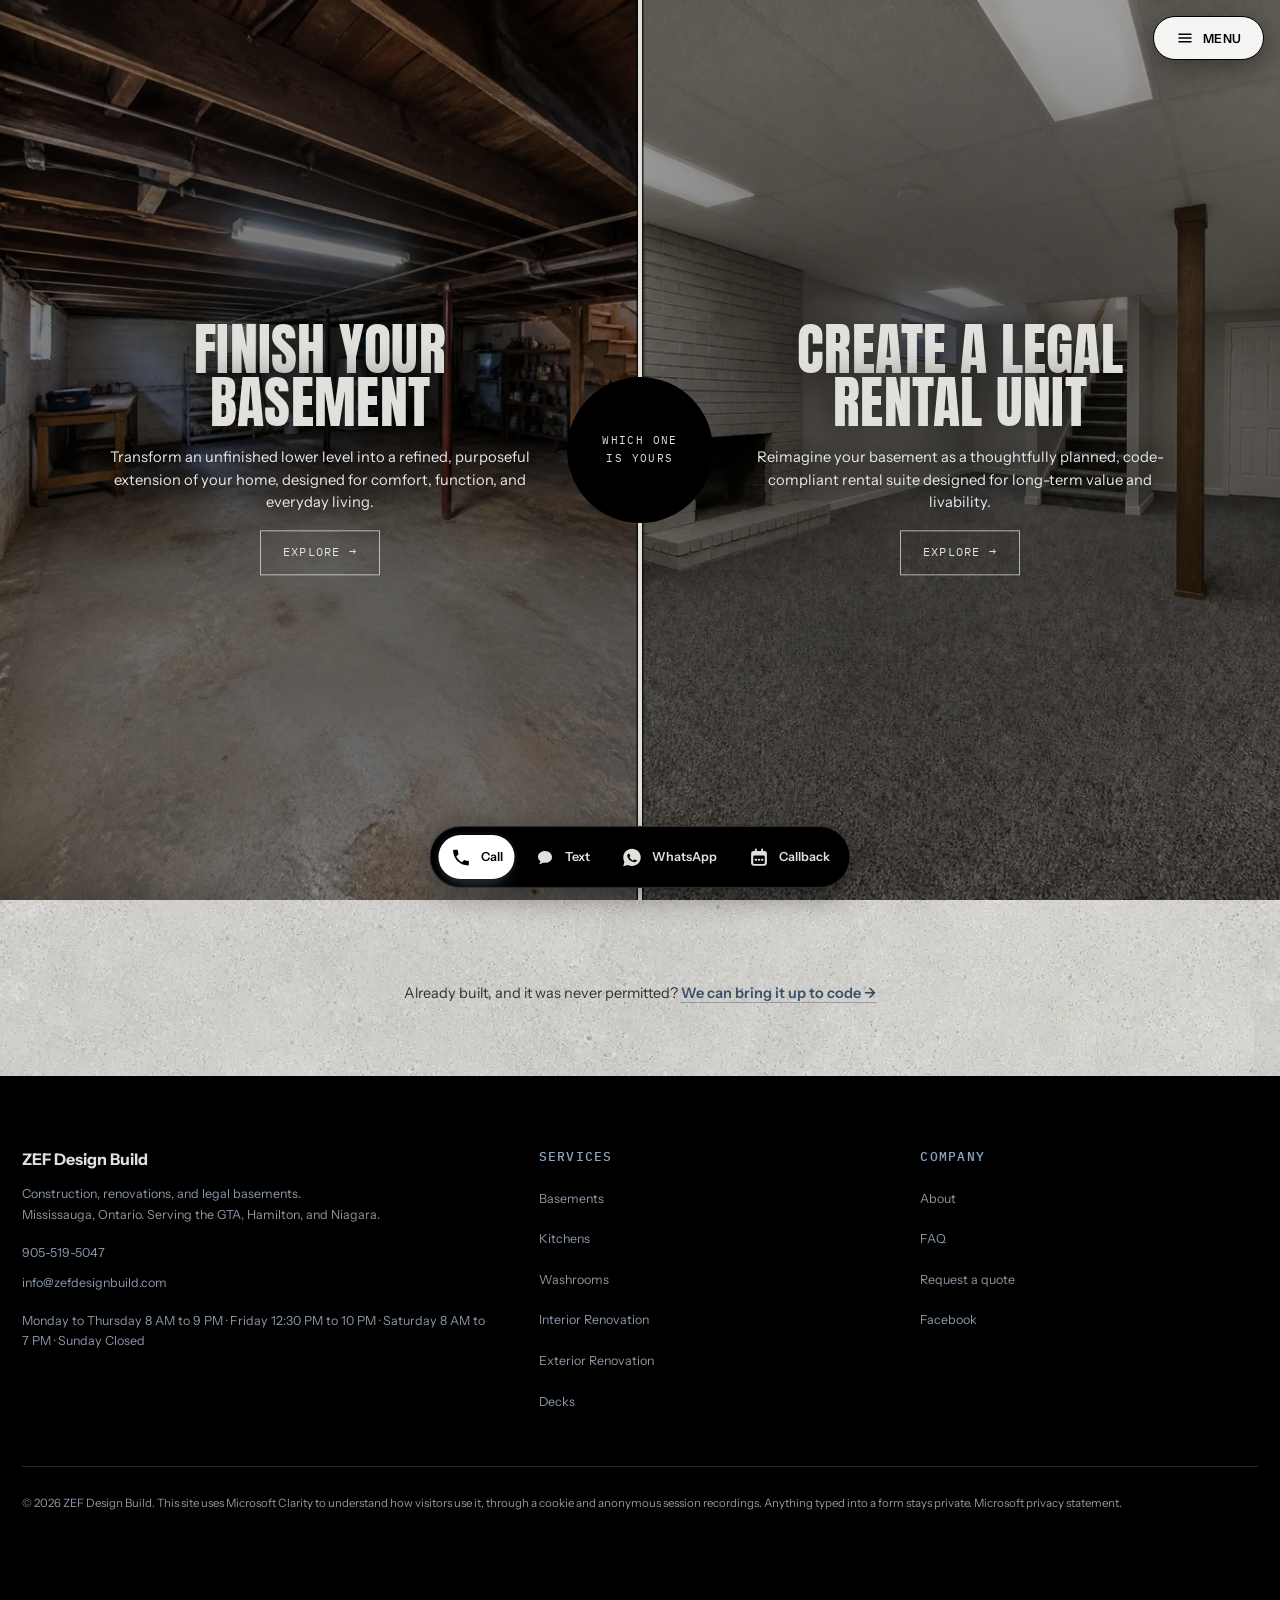
<file: legal-basements.html>
<!DOCTYPE html>
<html lang="en">
<head>
<meta charset="UTF-8">
<meta name="viewport" content="width=device-width, initial-scale=1.0">
<link rel="icon" type="image/png" sizes="64x64" href="assets/favicon-64.png">
<link rel="apple-touch-icon" href="assets/apple-touch-icon.png">
<title>Legal Basement Apartments, Mississauga | ZEF Design Build</title>
<meta name="description" content="We build legal basement apartments and bring basements built without permits through the city, from drawings and permits to inspections and sign-off.">

<link rel="canonical" href="https://zefdesignbuild.com/legal-basements">
<meta property="og:title" content="Legal Basement Apartments, Mississauga | ZEF Design Build">
<meta property="og:description" content="We build legal basement apartments and bring basements built without permits through the city, from drawings and permits to inspections and sign-off.">
<meta property="og:type" content="website">
<meta property="og:url" content="https://zefdesignbuild.com/legal-basements">
<meta property="og:site_name" content="ZEF Design Build">
<meta property="og:image" content="https://zefdesignbuild.com/assets/kitchen-hero-1600.jpg">
<meta property="og:image:width" content="1600">
<meta property="og:image:height" content="896">
<meta property="og:image:alt" content="A finished kitchen built by ZEF Design Build">
<meta name="twitter:card" content="summary_large_image">
<link rel="preconnect" href="https://fonts.googleapis.com">
<link rel="preconnect" href="https://fonts.gstatic.com" crossorigin>
<link href="https://fonts.googleapis.com/css2?family=Anton&family=Oswald:wght@300;400&family=Instrument+Sans:wght@400;500;600;700&family=IBM+Plex+Mono:wght@400;500&family=Caveat:wght@600&display=swap" rel="stylesheet">
<link rel="stylesheet" href="css/site.css?v=b16daa4e">
<script type="application/ld+json">{"@context": "https://schema.org", "@type": "GeneralContractor", "name": "ZEF Design Build", "url": "https://zefdesignbuild.com", "email": "info@zefdesignbuild.com", "telephone": "+1-905-519-5047", "address": {"@type": "PostalAddress", "addressLocality": "Mississauga", "addressRegion": "ON", "addressCountry": "CA"}, "areaServed": [{"@type": "Place", "name": "Greater Toronto Area"}, {"@type": "Place", "name": "Hamilton"}, {"@type": "Place", "name": "Niagara"}], "openingHoursSpecification": [{"@type": "OpeningHoursSpecification", "dayOfWeek": ["Monday", "Tuesday", "Wednesday", "Thursday"], "opens": "08:00", "closes": "21:00"}, {"@type": "OpeningHoursSpecification", "dayOfWeek": ["Friday"], "opens": "12:30", "closes": "22:00"}, {"@type": "OpeningHoursSpecification", "dayOfWeek": ["Saturday"], "opens": "08:00", "closes": "19:00"}], "sameAs": ["https://www.facebook.com/profile.php?id=61578318698367"], "foundingDate": "2016"}</script>
<script>(function(c,l,a,r,i,t,y){c[a]=c[a]||function(){(c[a].q=c[a].q||[]).push(arguments)};t=l.createElement(r);t.async=1;t.src="https://www.clarity.ms/tag/"+i;y=l.getElementsByTagName(r)[0];y.parentNode.insertBefore(t,y);})(window,document,"clarity","script","yfbqsn7lou");</script>
</head>
<body>
<a class="skip" href="#main">Skip to content</a>
<header class="site" id="site-nav">
  <div class="hrow">
    <button class="burger" type="button" aria-label="Open menu" aria-expanded="false" aria-controls="mpop">
      <svg viewBox="0 0 24 24" aria-hidden="true">
        <path d="M4 12L20 12" class="l1"/>
        <path d="M4 12H20" class="l2"/>
        <path d="M4 12H20" class="l3"/>
      </svg>
    </button>
    <a class="lockup" href="./">
      <img class="mark" src="assets/logo-chevron.png" alt="" width="40" height="45">
      <span class="ltext"><b>ZEF</b><span>DESIGN BUILD</span></span>
    </a>
    <nav class="menu" aria-label="Main">
      <a href="commercial">Commercial</a><button type="button" data-dd="dd-services" aria-expanded="false" aria-controls="dd-services">Services <svg class="chev" viewBox="0 0 24 24" aria-hidden="true"><path d="M6 9l6 6 6-6" fill="none" stroke="currentColor" stroke-width="2" stroke-linecap="round" stroke-linejoin="round"/></svg></button><a href="./#about">About</a><a href="faq">FAQ</a><a href="contact">Contact Us</a>
    </nav>
    <div class="hright">
      <a class="ghost-btn" href="tel:9055195047">Call</a>
      <a class="quote-btn" href="contact">Get a quote</a>
    </div>
    <div class="dd" id="dd-services"><div class="ddgrid"><a href="legal-basements"><span class="thumb"><picture><source srcset="assets/basement-320.webp 320w" type="image/webp" sizes="70px"><img src="assets/basement-320.jpg" alt="A finished legal basement living area" width="320" height="320" loading="lazy" decoding="async"></picture></span><span><b>Basements</b><i>Finished living spaces and legal rental units.</i></span></a><a href="kitchens"><span class="thumb"><picture><source srcset="assets/kitchen-320.webp 320w" type="image/webp" sizes="70px"><img src="assets/kitchen-320.jpg" alt="A finished kitchen with white cabinets, an oak island, and a full-height garden window" width="320" height="320" loading="lazy" decoding="async"></picture></span><span><b>Kitchens</b><i>Complete renovations, planned around everyday use.</i></span></a><a href="washrooms"><span class="thumb"><picture><source srcset="assets/washroom-320.webp 320w" type="image/webp" sizes="70px"><img src="assets/washroom-320.jpg" alt="A finished washroom with tiled walls and a glass shower screen" width="320" height="320" loading="lazy" decoding="async"></picture></span><span><b>Washrooms</b><i>Complete renovations, from layout to final finishes.</i></span></a><a href="interior-renovation"><span class="thumb"><picture><source srcset="assets/interior-320.webp 320w" type="image/webp" sizes="70px"><img src="assets/interior-320.jpg" alt="A finished open-plan living room after an interior renovation" width="320" height="320" loading="lazy" decoding="async"></picture></span><span><b>Interior Renovation</b><i>One room, connected spaces, or an entire floor.</i></span></a><a href="exterior-renovation"><span class="thumb"><picture><source srcset="assets/exterior-320.webp 320w" type="image/webp" sizes="70px"><img src="assets/exterior-320.jpg" alt="The front of a house after an exterior renovation" width="320" height="320" loading="lazy" decoding="async"></picture></span><span><b>Exterior Renovation</b><i>Siding, windows, doors, and coordinated exterior updates.</i></span></a><a href="decks"><span class="thumb"><picture><source srcset="assets/deck-320.webp 320w" type="image/webp" sizes="70px"><img src="assets/deck-320.jpg" alt="A finished backyard deck with seating and planting around it" width="320" height="320" loading="lazy" decoding="async"></picture></span><span><b>Decks</b><i>Outdoor spaces designed and built for everyday use.</i></span></a></div></div>
    <div class="mpop" id="mpop">
  <a href="commercial">Commercial</a>
  <div class="sep" role="separator" aria-orientation="horizontal"></div>
  <div class="grp">Services</div>
  <a href="legal-basements">Basements</a>
  <a href="kitchens">Kitchens</a><a href="washrooms">Washrooms</a><a href="interior-renovation">Interior Renovation</a><a href="exterior-renovation">Exterior Renovation</a><a href="decks">Decks</a>
  <div class="sep" role="separator" aria-orientation="horizontal"></div>
  <a href="./#about">About</a>
  <a href="faq">FAQ</a>
  <a href="contact">Contact Us</a>
</div>

  </div>
</header>
<button class="navhint" type="button" aria-controls="site-nav" aria-expanded="false"><svg viewBox="0 0 24 24" aria-hidden="true"><path d="M4 7h16M4 12h16M4 17h16"/></svg><span>Menu</span></button>
<main id="main">
<section class="hubsplit">
  <h1 class="vh">Legal basement apartments, built new or brought up to code</h1>
  <div class="hubhalves"><a class="hubside" href="finish-your-basement">
      <picture><source srcset="assets/hub-unfinished-760.webp 760w, assets/hub-unfinished-1200.webp 1200w, assets/hub-unfinished-1728.webp 1728w, assets/hub-unfinished.webp 2560w" type="image/webp" sizes="(max-width: 760px) 100vw, 50vw"><img src="assets/hub-unfinished.jpg" srcset="assets/hub-unfinished-760.jpg 760w, assets/hub-unfinished-1200.jpg 1200w, assets/hub-unfinished-1728.jpg 1728w, assets/hub-unfinished.jpg 2560w" sizes="(max-width: 760px) 100vw, 50vw" alt="An unfinished basement: exposed joists, block walls and a bare concrete floor" width="2560" height="3200" loading="eager" decoding="sync" fetchpriority="high" class="hubshot"></picture>
      <span class="hubveil" aria-hidden="true"></span>
      <span class="hubcopy">
        <span class="hubhead"><h2>Finish Your Basement</h2></span>
        <span class="hubline">Transform an unfinished lower level into a refined, purposeful extension of your home, designed for comfort, function, and everyday living.</span>
        <span class="hubgo">Explore <span aria-hidden="true">&rarr;</span></span>
      </span>
    </a><a class="hubside" href="build-a-legal-basement">
      <picture><source srcset="assets/hub-finished-760.webp 760w, assets/hub-finished-1200.webp 1200w, assets/hub-finished-1728.webp 1728w, assets/hub-finished.webp 2560w" type="image/webp" sizes="(max-width: 760px) 100vw, 50vw"><img src="assets/hub-finished.jpg" srcset="assets/hub-finished-760.jpg 760w, assets/hub-finished-1200.jpg 1200w, assets/hub-finished-1728.jpg 1728w, assets/hub-finished.jpg 2560w" sizes="(max-width: 760px) 100vw, 50vw" alt="A finished basement living space with a floor, painted walls and lighting" width="2560" height="3200" loading="eager" decoding="sync" fetchpriority="high" class="hubshot"></picture>
      <span class="hubveil" aria-hidden="true"></span>
      <span class="hubcopy">
        <span class="hubhead"><h2>Create a Legal Rental Unit</h2></span>
        <span class="hubline">Reimagine your basement as a thoughtfully planned, code-compliant rental suite designed for long-term value and livability.</span>
        <span class="hubgo">Explore <span aria-hidden="true">&rarr;</span></span>
      </span>
    </a></div>
  <span class="hubseam" aria-hidden="true"></span>
  <span class="hubdisc" aria-hidden="true">Which one<br>is yours</span>
</section>

<section class="band">
  <div class="inner reveal">
    <p class="lead hubthird">Already built, and it was never permitted?
      <a href="legalize-a-basement">We can bring it up to code <span aria-hidden="true">&rarr;</span></a></p>
  </div>
</section>

</main>
<div class="footer-stage">
<footer class="site">
  <div class="inner">
    <div>
      <b>ZEF Design Build</b>
      <p>Construction, renovations, and legal basements.<br>
      Mississauga, Ontario. Serving the GTA, Hamilton, and Niagara.</p>
      <p><a href="tel:9055195047">905-519-5047</a><br>
      <a href="mailto:info@zefdesignbuild.com">info@zefdesignbuild.com</a></p>
      <p>Monday to Thursday 8 AM to 9 PM &middot; Friday 12:30 PM to 10 PM &middot; Saturday 8 AM to 7 PM &middot; Sunday Closed</p>
    </div>
    <div>
      <h2>Services</h2>
      <ul><li><a href="legal-basements">Basements</a></li><li><a href="kitchens">Kitchens</a></li><li><a href="washrooms">Washrooms</a></li><li><a href="interior-renovation">Interior Renovation</a></li><li><a href="exterior-renovation">Exterior Renovation</a></li><li><a href="decks">Decks</a></li></ul>
    </div>
    <div>
      <h2>Company</h2>
      <ul>
        <li><a href="./#about">About</a></li>
        <li><a href="faq">FAQ</a></li>
        <li><a href="contact">Request a quote</a></li>
        <li><a href="https://www.facebook.com/profile.php?id=61578318698367" target="_blank" rel="noopener">Facebook</a></li>
      </ul>
    </div>
  </div>
  <div class="legal">&copy; 2026 ZEF Design Build. This site uses Microsoft Clarity to understand how visitors use it, through a cookie and anonymous session recordings. Anything typed into a form stays private. <a href="https://privacy.microsoft.com/privacystatement" target="_blank" rel="noopener">Microsoft privacy statement</a>.</div>
</footer>
</div>
<nav class="dock" aria-label="Contact">
  <a class="call" href="tel:9055195047"><svg viewBox="0 0 24 24" aria-hidden="true"><path fill="currentColor" d="M6.6 10.8c1.4 2.8 3.8 5.1 6.6 6.6l2.2-2.2c.3-.3.7-.4 1-.2 1.1.4 2.3.6 3.6.6.6 0 1 .4 1 1V20c0 .6-.4 1-1 1C10.6 21 3 13.4 3 4c0-.6.4-1 1-1h3.5c.6 0 1 .4 1 1 0 1.2.2 2.4.6 3.6.1.3 0 .7-.2 1l-2.3 2.2z"/></svg><span>Call</span></a>
  <a href="sms:9055195047"><svg viewBox="0 0 24 24" aria-hidden="true"><g transform="translate(12 12) scale(1.2) translate(-12 -12)"><path fill="currentColor" d="M12 5.9c-3.7 0-6.7 2.4-6.7 5.4 0 1.7.9 3.2 2.4 4.2-.2 1.1-.8 2.1-1.7 2.8 1.5-.1 2.9-.6 4.1-1.4.6.1 1.2.2 1.9.2 3.7 0 6.7-2.4 6.7-5.4S15.7 5.9 12 5.9z"/></g></svg><span>Text</span></a>
  <a href="https://wa.me/19055195047" target="_blank" rel="noopener"><svg viewBox="0 0 24 24" aria-hidden="true"><path fill="currentColor" d="M12 2C6.5 2 2 6.5 2 12c0 1.8.5 3.5 1.3 5L2 22l5.2-1.4c1.5.8 3.1 1.2 4.8 1.2 5.5 0 10-4.5 10-10S17.5 2 12 2zm4.8 14.1c-.2.6-1.2 1.1-1.7 1.2-.4.1-1 .1-1.6-.1-.4-.1-.9-.3-1.5-.5-2.6-1.1-4.3-3.8-4.4-3.9-.1-.2-1.1-1.4-1.1-2.7 0-1.3.7-1.9.9-2.2.2-.3.5-.3.7-.3h.5c.2 0 .4 0 .6.4.2.5.7 1.8.8 1.9.1.1.1.3 0 .4-.1.2-.1.3-.3.5l-.4.5c-.1.1-.3.3-.1.6.2.3.8 1.3 1.7 2.1 1.2 1 2.1 1.4 2.4 1.5.3.1.5.1.6-.1.2-.2.7-.8.9-1.1.2-.3.4-.2.6-.1.3.1 1.6.8 1.9.9.3.2.5.2.5.4.1.1.1.7-.1 1.3z"/></svg><span>WhatsApp</span></a>
  <a href="#" data-open="book-sheet"><svg viewBox="0 0 24 24" aria-hidden="true"><rect x="3" y="4.6" width="18" height="16.8" rx="2.8" fill="currentColor"/><rect x="7.3" y="1.8" width="2.2" height="4.8" rx="1.1" fill="currentColor"/><rect x="14.5" y="1.8" width="2.2" height="4.8" rx="1.1" fill="currentColor"/><rect x="5.4" y="9.8" width="13.2" height="9.6" rx="1.4" fill="var(--dock-bg)"/><g fill="currentColor"><rect x="7.2" y="13.4" width="2.3" height="2.3" rx=".6"/><rect x="10.85" y="13.4" width="2.3" height="2.3" rx=".6"/><rect x="14.5" y="13.4" width="2.3" height="2.3" rx=".6"/></g></svg><span>Callback</span></a>
</nav>
<div class="sheet wide" id="book-sheet" role="dialog" aria-modal="true" aria-labelledby="book-title">
  <div class="panel duo">
    <button class="close" type="button" aria-label="Close">
      <svg viewBox="0 0 24 24" aria-hidden="true"><path d="M5 5l14 14M19 5L5 19"/></svg>
    </button>
    <div class="bkform">
      <h2 id="book-title">Request a callback</h2>
      <p class="note">Estimates are free, at your property</p>
      <form data-validate class="formbody" method="post" action="https://formsubmit.co/info@zefdesignbuild.com" data-endpoint="https://formsubmit.co/ajax/" data-to-user="info" data-to-domain="zefdesignbuild.com" data-subject="ZEF website: callback request" data-failtext="Your details are still here. The send did not go through. Please try once more, or call 905-519-5047 and we will take them down on the phone." data-windows='{"1":[{"s":"08:00","l":"8 to 10 AM"},{"s":"10:00","l":"10 AM to 12 PM"},{"s":"12:00","l":"12 to 2 PM"},{"s":"14:00","l":"2 to 4 PM"},{"s":"16:00","l":"4 to 6 PM"},{"s":"18:00","l":"6 to 8 PM"},{"s":"20:00","l":"8 to 9 PM"}],"2":[{"s":"08:00","l":"8 to 10 AM"},{"s":"10:00","l":"10 AM to 12 PM"},{"s":"12:00","l":"12 to 2 PM"},{"s":"14:00","l":"2 to 4 PM"},{"s":"16:00","l":"4 to 6 PM"},{"s":"18:00","l":"6 to 8 PM"},{"s":"20:00","l":"8 to 9 PM"}],"3":[{"s":"08:00","l":"8 to 10 AM"},{"s":"10:00","l":"10 AM to 12 PM"},{"s":"12:00","l":"12 to 2 PM"},{"s":"14:00","l":"2 to 4 PM"},{"s":"16:00","l":"4 to 6 PM"},{"s":"18:00","l":"6 to 8 PM"},{"s":"20:00","l":"8 to 9 PM"}],"4":[{"s":"08:00","l":"8 to 10 AM"},{"s":"10:00","l":"10 AM to 12 PM"},{"s":"12:00","l":"12 to 2 PM"},{"s":"14:00","l":"2 to 4 PM"},{"s":"16:00","l":"4 to 6 PM"},{"s":"18:00","l":"6 to 8 PM"},{"s":"20:00","l":"8 to 9 PM"}],"5":[{"s":"12:30","l":"12:30 to 2:30 PM"},{"s":"14:30","l":"2:30 to 4:30 PM"},{"s":"16:30","l":"4:30 to 6:30 PM"},{"s":"18:30","l":"6:30 to 8:30 PM"},{"s":"20:30","l":"8:30 to 10 PM"}],"6":[{"s":"08:00","l":"8 to 10 AM"},{"s":"10:00","l":"10 AM to 12 PM"},{"s":"12:00","l":"12 to 2 PM"},{"s":"14:00","l":"2 to 4 PM"},{"s":"16:00","l":"4 to 6 PM"},{"s":"18:00","l":"6 to 7 PM"}]}'>
        <div class="bkroute">
          <span class="bkspine" aria-hidden="true"></span>
          <div class="bkstop field">
            <span class="bknode" aria-hidden="true"><svg viewBox="0 0 24 24"><path d="M12 21s-7-5.4-7-11a7 7 0 0 1 14 0c0 5.6-7 11-7 11z"/><circle cx="12" cy="10" r="2.6"/></svg></span>
            <input id="bk-where" name="where" type="text" autocomplete="address-level2" placeholder="Property address" aria-label="Where is the property">
          </div>
          <hr class="bksplit" aria-hidden="true">
          <div class="bkstop field">
            <span class="bknode" aria-hidden="true"><svg viewBox="0 0 24 24"><path d="M12 5v14M5 12h14"/></svg></span>
            <select id="bk-project" name="project" aria-label="What are we building">
              <option value="">What are we building</option>
              <option value="Legal basement">Legal basement</option><option value="Kitchen">Kitchen</option><option value="Washroom">Washroom</option><option value="Deck">Deck</option><option value="Interior renovation">Interior renovation</option><option value="Exterior renovation">Exterior renovation</option><option value="Something else">Something else</option>
            </select>
          </div>
        </div>
        <div class="bkgrid">
          <div class="field">
            <input id="bk-name" name="name" type="text" autocomplete="name" required placeholder="Your name" aria-label="Your name" aria-describedby="bk-name-err">
            <span class="err" id="bk-name-err">Please enter your name</span>
          </div>
          <div class="field">
            <input id="bk-phone" name="phone" type="tel" autocomplete="tel" required placeholder="Your phone number" aria-label="Your phone number" aria-describedby="bk-phone-err">
            <span class="err" id="bk-phone-err">Please enter a phone number we can reach you on</span>
          </div>
        </div>
        <div class="bkgrid when">
          <div class="field">
            <div class="dpick" data-locked>
              <div class="dpick-control">
                <input id="bk-when" name="when" type="text" autocomplete="off" placeholder="When suits you" aria-label="When suits you">
                <button class="dpick-clear" type="button" hidden aria-label="Clear the date">
                  <svg viewBox="0 0 24 24" aria-hidden="true"><path d="M6 6l12 12M18 6L6 18"/></svg>
                </button>
                <button class="dpick-open" type="button" hidden aria-expanded="false" aria-label="Pick a date from the calendar">
                  <svg viewBox="0 0 24 24" aria-hidden="true"><rect x="3" y="5" width="18" height="16" rx="2"/><path d="M8 3v4M16 3v4M3 10h18"/></svg>
                </button>
              </div>
              <div class="dpick-pop" hidden></div>
            </div>
          </div>
          <div class="field bkchip">
            <svg viewBox="0 0 24 24" aria-hidden="true"><circle cx="12" cy="12" r="9"/><path d="M12 7v5l3 3"/></svg>
            <select id="bk-time" name="time" data-window-list aria-label="Callback window">
              <option value="">Anytime</option>
              <option>8 to 10 AM</option><option>10 AM to 12 PM</option><option>12 to 2 PM</option><option>2 to 4 PM</option><option>4 to 6 PM</option><option>6 to 8 PM</option><option>8 to 10 PM</option>
            </select>
          </div>
        </div>
        <div class="bkactions">
          <button class="btn1 send" type="submit">Request a callback</button>
          <a class="bkcall" href="tel:9055195047">Or call 905-519-5047<svg viewBox="0 0 24 24" aria-hidden="true"><path d="M5 12h14M13 5l7 7-7 7"/></svg></a>
        </div>
        <p class="formerr" role="alert"></p>
          <input class="hp" type="text" name="_honey" tabindex="-1" autocomplete="off" aria-hidden="true" hidden>
          <input type="hidden" name="_subject" value="ZEF website: callback request">
          <input type="hidden" name="_captcha" value="false">
      </form>
      <div class="sent">
        <h3>Got it.</h3>
        <p>We have your details. We call back on the number you gave us. To reach us sooner, call <a href="tel:9055195047">905-519-5047</a>.</p>
      </div>
    </div>
    <div class="bkwhy"><h3>What you get</h3><ul class="bklist"><li><svg class="bkcheck" viewBox="0 0 24 24" aria-hidden="true"><path d="M4 12.5l5.2 5.2L20 7"/></svg><span>A visit at a time that suits you, evenings and Saturdays included</span></li><li><svg class="bkcheck" viewBox="0 0 24 24" aria-hidden="true"><path d="M4 12.5l5.2 5.2L20 7"/></svg><span>We look at the space and go through what you want changed</span></li><li><svg class="bkcheck" viewBox="0 0 24 24" aria-hidden="true"><path d="M4 12.5l5.2 5.2L20 7"/></svg><span>Your space is measured and drawn before anything is priced</span></li></ul><h3>What stands behind the work</h3><ul class="bklist"><li><svg class="bkcheck" viewBox="0 0 24 24" aria-hidden="true"><path d="M4 12.5l5.2 5.2L20 7"/></svg><span>Permits on every job, drawings and submissions handled</span></li><li><svg class="bkcheck" viewBox="0 0 24 24" aria-hidden="true"><path d="M4 12.5l5.2 5.2L20 7"/></svg><span>Liability insurance and workplace safety coverage</span></li><li><svg class="bkcheck" viewBox="0 0 24 24" aria-hidden="true"><path d="M4 12.5l5.2 5.2L20 7"/></svg><span>One year material warranty on completed work</span></li></ul><div class="bkwhy-photo" aria-hidden="true"><picture><source srcset="assets/zain-a8-band.webp 1170w" type="image/webp" sizes="(min-width: 901px) 420px"><img src="assets/zain-a8-band.jpg" alt="" width="1170" height="720" loading="lazy" decoding="async"></picture></div></div>
  </div>
</div>
<script src="js/vendor/lenis.min.js" defer></script>
<script src="js/main.js?v=3b43faaa" defer></script>
</body>
</html>
</file>
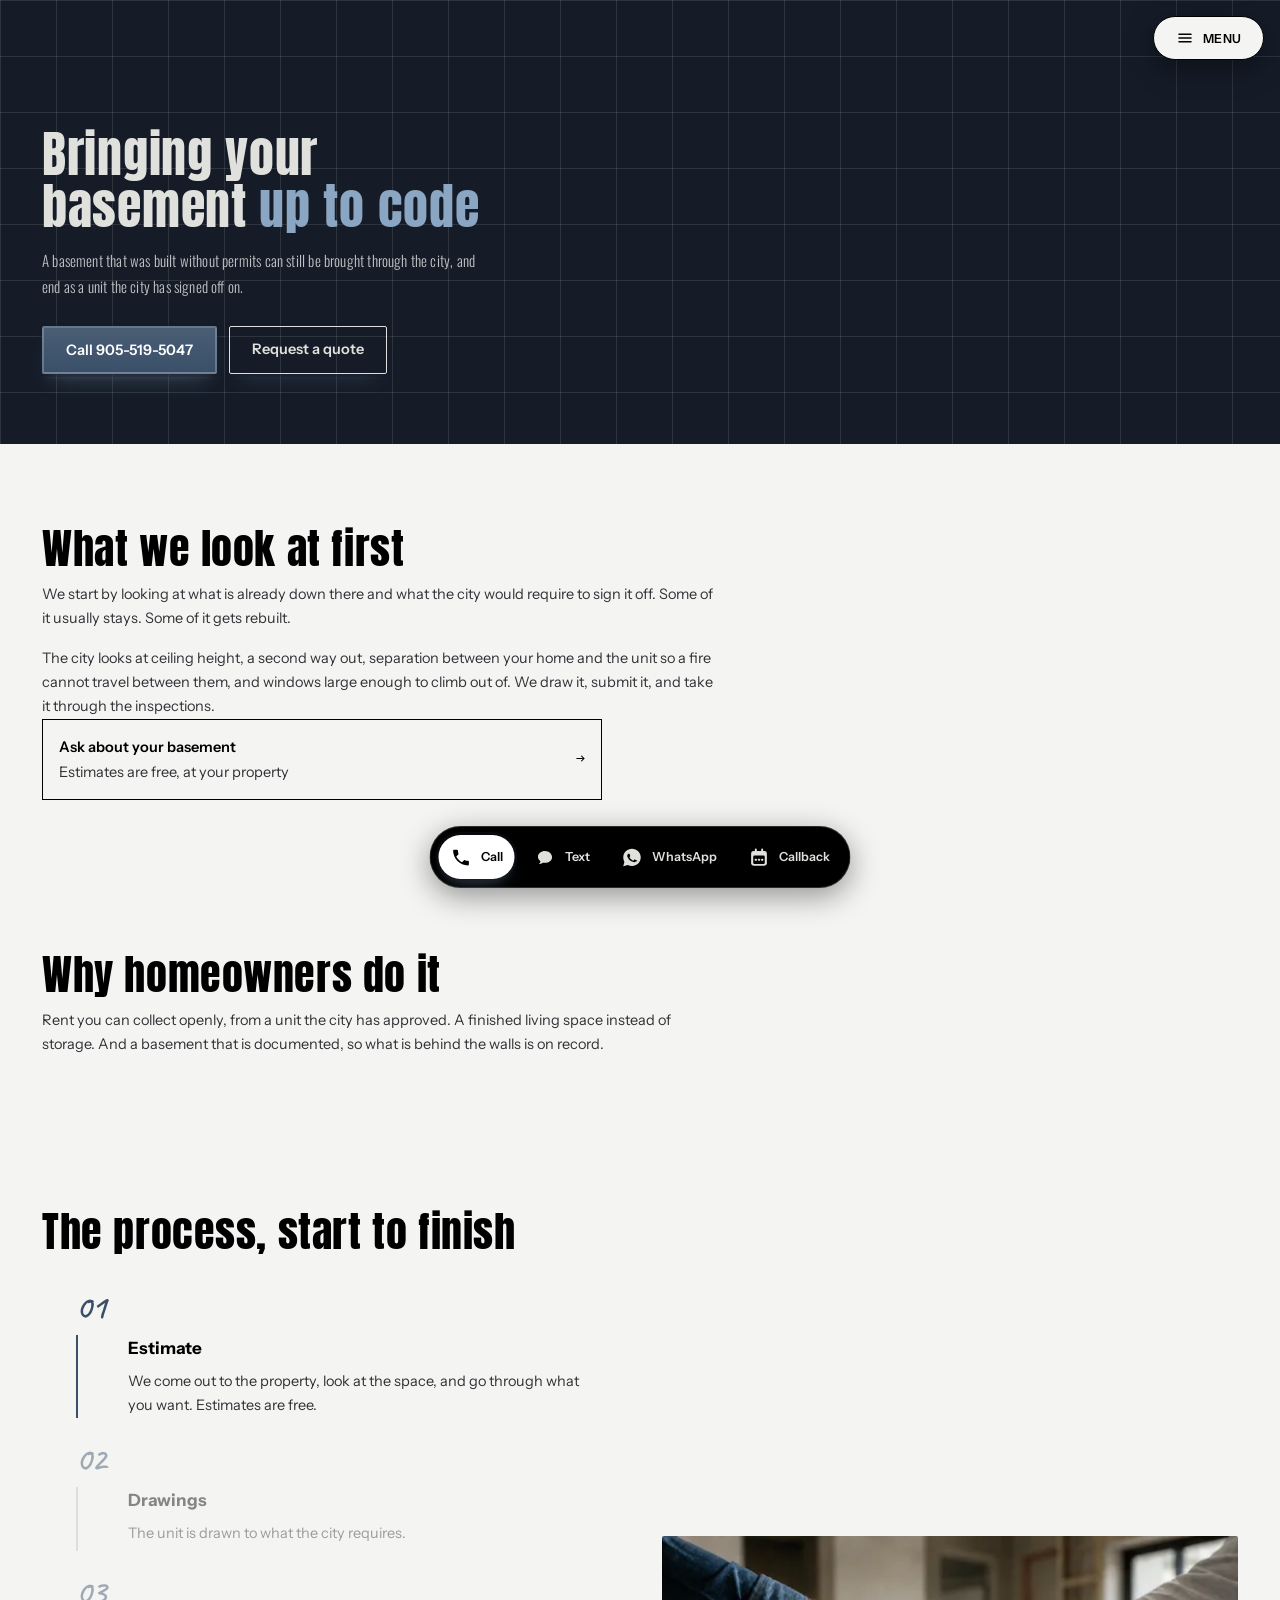
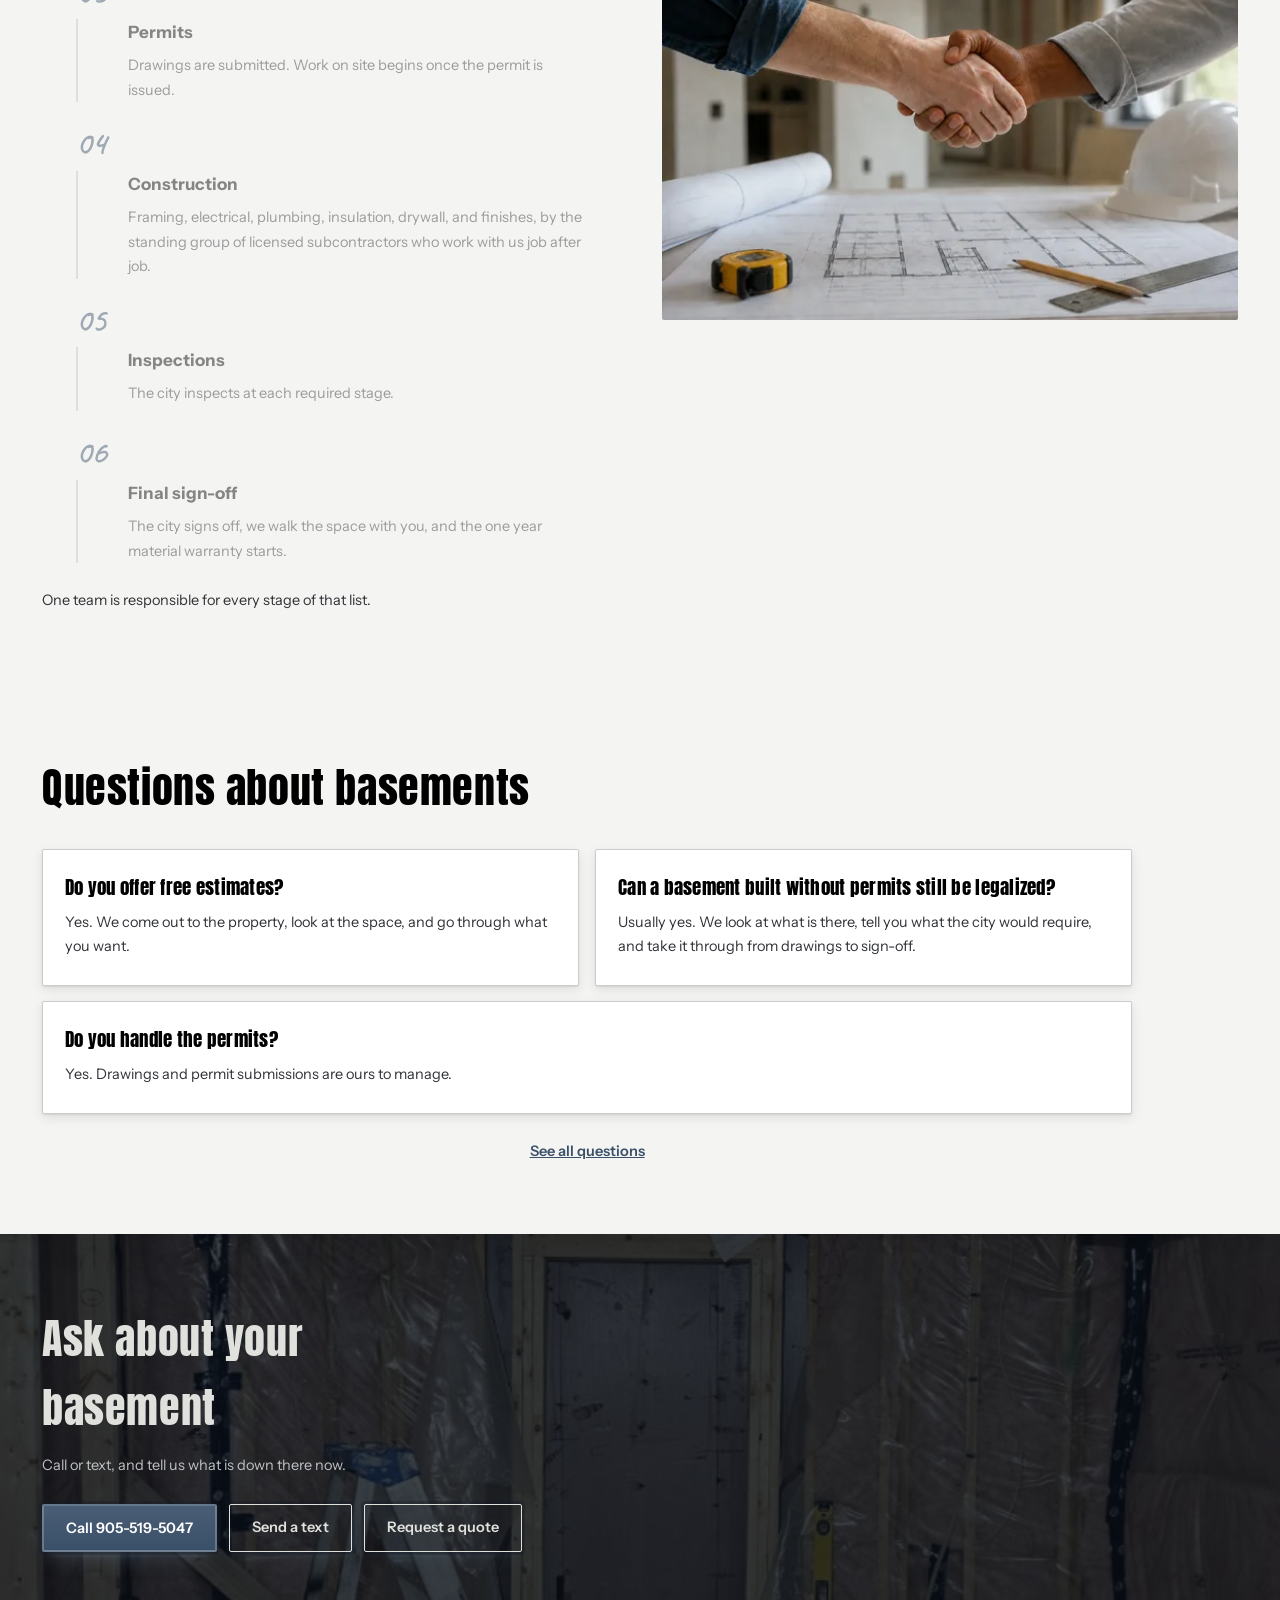
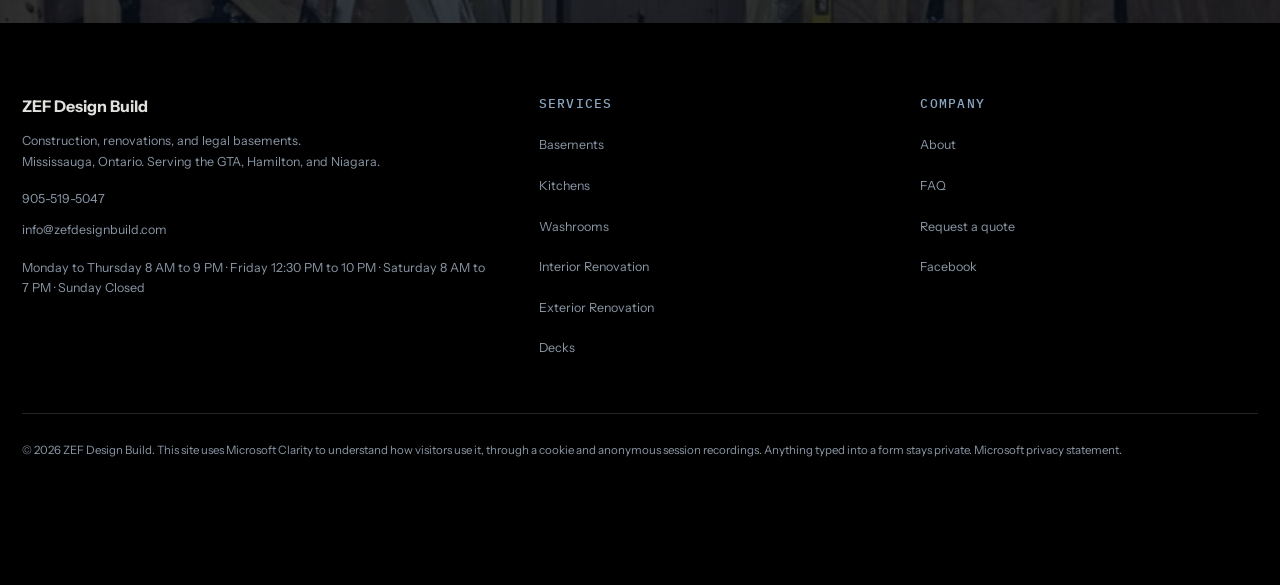
<file: legalize-a-basement.html>
<!DOCTYPE html>
<html lang="en">
<head>
<meta charset="UTF-8">
<meta name="viewport" content="width=device-width, initial-scale=1.0">
<link rel="icon" type="image/png" sizes="64x64" href="assets/favicon-64.png">
<link rel="apple-touch-icon" href="assets/apple-touch-icon.png">
<title>Legalize a Basement | ZEF Design Build</title>
<meta name="description" content="A basement built without permits can still be brought through the city. We look at what is there, draw it, and take it through to sign-off.">

<link rel="canonical" href="https://zefdesignbuild.com/legalize-a-basement">
<meta property="og:title" content="Legalize a Basement | ZEF Design Build">
<meta property="og:description" content="A basement built without permits can still be brought through the city. We look at what is there, draw it, and take it through to sign-off.">
<meta property="og:type" content="website">
<meta property="og:url" content="https://zefdesignbuild.com/legalize-a-basement">
<meta property="og:site_name" content="ZEF Design Build">
<meta property="og:image" content="https://zefdesignbuild.com/assets/kitchen-hero-1600.jpg">
<meta property="og:image:width" content="1600">
<meta property="og:image:height" content="896">
<meta property="og:image:alt" content="A finished kitchen built by ZEF Design Build">
<meta name="twitter:card" content="summary_large_image">
<link rel="preconnect" href="https://fonts.googleapis.com">
<link rel="preconnect" href="https://fonts.gstatic.com" crossorigin>
<link href="https://fonts.googleapis.com/css2?family=Anton&family=Oswald:wght@300;400&family=Instrument+Sans:wght@400;500;600;700&family=IBM+Plex+Mono:wght@400;500&family=Caveat:wght@600&display=swap" rel="stylesheet">
<link rel="stylesheet" href="css/site.css?v=b16daa4e">
<script type="application/ld+json">{"@context": "https://schema.org", "@type": "GeneralContractor", "name": "ZEF Design Build", "url": "https://zefdesignbuild.com", "email": "info@zefdesignbuild.com", "telephone": "+1-905-519-5047", "address": {"@type": "PostalAddress", "addressLocality": "Mississauga", "addressRegion": "ON", "addressCountry": "CA"}, "areaServed": [{"@type": "Place", "name": "Greater Toronto Area"}, {"@type": "Place", "name": "Hamilton"}, {"@type": "Place", "name": "Niagara"}], "openingHoursSpecification": [{"@type": "OpeningHoursSpecification", "dayOfWeek": ["Monday", "Tuesday", "Wednesday", "Thursday"], "opens": "08:00", "closes": "21:00"}, {"@type": "OpeningHoursSpecification", "dayOfWeek": ["Friday"], "opens": "12:30", "closes": "22:00"}, {"@type": "OpeningHoursSpecification", "dayOfWeek": ["Saturday"], "opens": "08:00", "closes": "19:00"}], "sameAs": ["https://www.facebook.com/profile.php?id=61578318698367"], "foundingDate": "2016"}</script>
<script>(function(c,l,a,r,i,t,y){c[a]=c[a]||function(){(c[a].q=c[a].q||[]).push(arguments)};t=l.createElement(r);t.async=1;t.src="https://www.clarity.ms/tag/"+i;y=l.getElementsByTagName(r)[0];y.parentNode.insertBefore(t,y);})(window,document,"clarity","script","yfbqsn7lou");</script>
</head>
<body>
<a class="skip" href="#main">Skip to content</a>
<header class="site" id="site-nav">
  <div class="hrow">
    <button class="burger" type="button" aria-label="Open menu" aria-expanded="false" aria-controls="mpop">
      <svg viewBox="0 0 24 24" aria-hidden="true">
        <path d="M4 12L20 12" class="l1"/>
        <path d="M4 12H20" class="l2"/>
        <path d="M4 12H20" class="l3"/>
      </svg>
    </button>
    <a class="lockup" href="./">
      <img class="mark" src="assets/logo-chevron.png" alt="" width="40" height="45">
      <span class="ltext"><b>ZEF</b><span>DESIGN BUILD</span></span>
    </a>
    <nav class="menu" aria-label="Main">
      <a href="commercial">Commercial</a><button type="button" data-dd="dd-services" aria-expanded="false" aria-controls="dd-services">Services <svg class="chev" viewBox="0 0 24 24" aria-hidden="true"><path d="M6 9l6 6 6-6" fill="none" stroke="currentColor" stroke-width="2" stroke-linecap="round" stroke-linejoin="round"/></svg></button><a href="./#about">About</a><a href="faq">FAQ</a><a href="contact">Contact Us</a>
    </nav>
    <div class="hright">
      <a class="ghost-btn" href="tel:9055195047">Call</a>
      <a class="quote-btn" href="contact">Get a quote</a>
    </div>
    <div class="dd" id="dd-services"><div class="ddgrid"><a href="legal-basements"><span class="thumb"><picture><source srcset="assets/basement-320.webp 320w" type="image/webp" sizes="70px"><img src="assets/basement-320.jpg" alt="A finished legal basement living area" width="320" height="320" loading="lazy" decoding="async"></picture></span><span><b>Basements</b><i>Finished living spaces and legal rental units.</i></span></a><a href="kitchens"><span class="thumb"><picture><source srcset="assets/kitchen-320.webp 320w" type="image/webp" sizes="70px"><img src="assets/kitchen-320.jpg" alt="A finished kitchen with white cabinets, an oak island, and a full-height garden window" width="320" height="320" loading="lazy" decoding="async"></picture></span><span><b>Kitchens</b><i>Complete renovations, planned around everyday use.</i></span></a><a href="washrooms"><span class="thumb"><picture><source srcset="assets/washroom-320.webp 320w" type="image/webp" sizes="70px"><img src="assets/washroom-320.jpg" alt="A finished washroom with tiled walls and a glass shower screen" width="320" height="320" loading="lazy" decoding="async"></picture></span><span><b>Washrooms</b><i>Complete renovations, from layout to final finishes.</i></span></a><a href="interior-renovation"><span class="thumb"><picture><source srcset="assets/interior-320.webp 320w" type="image/webp" sizes="70px"><img src="assets/interior-320.jpg" alt="A finished open-plan living room after an interior renovation" width="320" height="320" loading="lazy" decoding="async"></picture></span><span><b>Interior Renovation</b><i>One room, connected spaces, or an entire floor.</i></span></a><a href="exterior-renovation"><span class="thumb"><picture><source srcset="assets/exterior-320.webp 320w" type="image/webp" sizes="70px"><img src="assets/exterior-320.jpg" alt="The front of a house after an exterior renovation" width="320" height="320" loading="lazy" decoding="async"></picture></span><span><b>Exterior Renovation</b><i>Siding, windows, doors, and coordinated exterior updates.</i></span></a><a href="decks"><span class="thumb"><picture><source srcset="assets/deck-320.webp 320w" type="image/webp" sizes="70px"><img src="assets/deck-320.jpg" alt="A finished backyard deck with seating and planting around it" width="320" height="320" loading="lazy" decoding="async"></picture></span><span><b>Decks</b><i>Outdoor spaces designed and built for everyday use.</i></span></a></div></div>
    <div class="mpop" id="mpop">
  <a href="commercial">Commercial</a>
  <div class="sep" role="separator" aria-orientation="horizontal"></div>
  <div class="grp">Services</div>
  <a href="legal-basements">Basements</a>
  <a href="kitchens">Kitchens</a><a href="washrooms">Washrooms</a><a href="interior-renovation">Interior Renovation</a><a href="exterior-renovation">Exterior Renovation</a><a href="decks">Decks</a>
  <div class="sep" role="separator" aria-orientation="horizontal"></div>
  <a href="./#about">About</a>
  <a href="faq">FAQ</a>
  <a href="contact">Contact Us</a>
</div>

  </div>
</header>
<button class="navhint" type="button" aria-controls="site-nav" aria-expanded="false"><svg viewBox="0 0 24 24" aria-hidden="true"><path d="M4 7h16M4 12h16M4 17h16"/></svg><span>Menu</span></button>
<main id="main">
<section class="hero-stage compact">
  <div class="gridbg" aria-hidden="true"></div>
  <div class="hero-inner">
    <div class="hero-copy">
      <h1 class="h1-long">Bringing your basement <span class="l2">up to code</span></h1>
      <p>A basement that was built without permits can still be brought through the city, and end as a unit the city has signed off on.</p>
      <div class="ctas">
        <a class="btn1" href="tel:9055195047">Call 905-519-5047</a>
        <a class="btn2" href="contact">Request a quote</a>
      </div>
    </div>
  </div>
</section>

<section id="up-to-code">
  <div class="inner reveal">
    <h2 class="sec">What we look at first</h2>
    <div class="prose">
      <p>We start by looking at what is already down there and what the city would require to sign it off. Some of it usually stays. Some of it gets rebuilt.</p>
      <p>The city looks at ceiling height, a second way out, separation between your home and the unit so a fire cannot travel between them, and windows large enough to climb out of. We draw it, submit it, and take it through the inspections.</p>
    </div>
    <div class="doors">
      <a class="door" href="contact">
        <span><b>Ask about your basement</b><i>Estimates are free, at your property</i></span>
        <span class="mono">&rarr;</span>
      </a>
    </div>
  </div>
</section>

<section id="why">
  <div class="inner reveal">
    <h2 class="sec">Why homeowners do it</h2>
    <div class="prose">
      <p>Rent you can collect openly, from a unit the city has approved. A finished living space instead of storage. And a basement that is documented, so what is behind the walls is on record.</p>
    </div>
  </div>
</section>

<section id="process">
  <div class="inner">
    <h2 class="sec reveal">The process, start to finish</h2>
    <div class="stepwrap"><div class="scrollsteps" data-scrollsteps data-count="6" id="ss-process"><div class="ssrunway" style="--ss-n:6"><div class="ssstage"><ol class="sslist"><li class="ssitem" data-i="0"><span class="ssnum mono" aria-hidden="true">01</span><button type="button" class="sspick" data-go="0"><span class="vh">Show step 1</span></button><div class="ssbar" aria-hidden="true"><span class="ssfill"></span></div><div class="sstext"><h3>Estimate</h3><p>We come out to the property, look at the space, and go through what you want. Estimates are free.</p></div><figure class="ssinline"><picture><source srcset="assets/00-consultation-560.webp 560w, assets/00-consultation-800.webp 800w, assets/00-consultation.webp 900w" type="image/webp" sizes="(max-width:900px) 100vw, 560px"><img src="assets/00-consultation.jpg" srcset="assets/00-consultation-560.jpg 560w, assets/00-consultation-800.jpg 800w, assets/00-consultation.jpg 900w" sizes="(max-width:900px) 100vw, 560px" alt="Two people talking a project through over a floor plan on site" width="900" height="600" loading="lazy" decoding="async"></picture></figure></li><li class="ssitem" data-i="1"><span class="ssnum mono" aria-hidden="true">02</span><button type="button" class="sspick" data-go="1"><span class="vh">Show step 2</span></button><div class="ssbar" aria-hidden="true"><span class="ssfill"></span></div><div class="sstext"><h3>Drawings</h3><p>The unit is drawn to what the city requires.</p></div><figure class="ssinline"><picture><source srcset="assets/01-plan-560.webp 560w, assets/01-plan-800.webp 800w, assets/01-plan.webp 900w" type="image/webp" sizes="(max-width:900px) 100vw, 560px"><img src="assets/01-plan.jpg" srcset="assets/01-plan-560.jpg 560w, assets/01-plan-800.jpg 800w, assets/01-plan.jpg 900w" sizes="(max-width:900px) 100vw, 560px" alt="A measured drawing with the dimensions marked along every run" width="900" height="600" loading="lazy" decoding="async"></picture></figure></li><li class="ssitem" data-i="2"><span class="ssnum mono" aria-hidden="true">03</span><button type="button" class="sspick" data-go="2"><span class="vh">Show step 3</span></button><div class="ssbar" aria-hidden="true"><span class="ssfill"></span></div><div class="sstext"><h3>Permits</h3><p>Drawings are submitted. Work on site begins once the permit is issued.</p></div><figure class="ssinline"><picture><source srcset="assets/02-permits-560.webp 560w, assets/02-permits-800.webp 800w, assets/02-permits.webp 900w" type="image/webp" sizes="(max-width:900px) 100vw, 560px"><img src="assets/02-permits.jpg" srcset="assets/02-permits-560.jpg 560w, assets/02-permits-800.jpg 800w, assets/02-permits.jpg 900w" sizes="(max-width:900px) 100vw, 560px" alt="A stamped and approved permit drawing on a desk" width="900" height="600" loading="lazy" decoding="async"></picture></figure></li><li class="ssitem" data-i="3"><span class="ssnum mono" aria-hidden="true">04</span><button type="button" class="sspick" data-go="3"><span class="vh">Show step 4</span></button><div class="ssbar" aria-hidden="true"><span class="ssfill"></span></div><div class="sstext"><h3>Construction</h3><p>Framing, electrical, plumbing, insulation, drywall, and finishes, by the standing group of licensed subcontractors who work with us job after job.</p></div><figure class="ssinline"><picture><source srcset="assets/03-construction-560.webp 560w, assets/03-construction-800.webp 800w, assets/03-construction.webp 900w" type="image/webp" sizes="(max-width:900px) 100vw, 560px"><img src="assets/03-construction.jpg" srcset="assets/03-construction-560.jpg 560w, assets/03-construction-800.jpg 800w, assets/03-construction.jpg 900w" sizes="(max-width:900px) 100vw, 560px" alt="Interior wall and ceiling framing under way on a construction site" width="900" height="600" loading="lazy" decoding="async"></picture></figure></li><li class="ssitem" data-i="4"><span class="ssnum mono" aria-hidden="true">05</span><button type="button" class="sspick" data-go="4"><span class="vh">Show step 5</span></button><div class="ssbar" aria-hidden="true"><span class="ssfill"></span></div><div class="sstext"><h3>Inspections</h3><p>The city inspects at each required stage.</p></div><figure class="ssinline"><picture><source srcset="assets/04-inspection-560.webp 560w, assets/04-inspection-800.webp 800w, assets/04-inspection.webp 900w" type="image/webp" sizes="(max-width:900px) 100vw, 560px"><img src="assets/04-inspection.jpg" srcset="assets/04-inspection-560.jpg 560w, assets/04-inspection-800.jpg 800w, assets/04-inspection.jpg 900w" sizes="(max-width:900px) 100vw, 560px" alt="An inspector filling in a property inspection report outside a finished house" width="900" height="600" loading="lazy" decoding="async"></picture></figure></li><li class="ssitem" data-i="5"><span class="ssnum mono" aria-hidden="true">06</span><button type="button" class="sspick" data-go="5"><span class="vh">Show step 6</span></button><div class="ssbar" aria-hidden="true"><span class="ssfill"></span></div><div class="sstext"><h3>Final sign-off</h3><p>The city signs off, we walk the space with you, and the one year material warranty starts.</p></div><figure class="ssinline"><picture><source srcset="assets/05-completion-560.webp 560w, assets/05-completion-800.webp 800w, assets/05-completion.webp 900w" type="image/webp" sizes="(max-width:900px) 100vw, 560px"><img src="assets/05-completion.jpg" srcset="assets/05-completion-560.jpg 560w, assets/05-completion-800.jpg 800w, assets/05-completion.jpg 900w" sizes="(max-width:900px) 100vw, 560px" alt="A finished basement living room being walked through at handover, one person holding a clipboard" width="900" height="600" loading="lazy" decoding="async"></picture></figure></li></ol><div class="ssmedia" aria-hidden="true"><figure class="ssshot on" data-i="0" aria-hidden="true"><picture><source srcset="assets/00-consultation-560.webp 560w, assets/00-consultation-800.webp 800w, assets/00-consultation.webp 900w" type="image/webp" sizes="560px"><img src="assets/00-consultation.jpg" srcset="assets/00-consultation-560.jpg 560w, assets/00-consultation-800.jpg 800w, assets/00-consultation.jpg 900w" sizes="560px" alt="Two people talking a project through over a floor plan on site" width="900" height="600" loading="lazy" decoding="async"></picture></figure><figure class="ssshot" data-i="1" aria-hidden="true"><picture><source srcset="assets/01-plan-560.webp 560w, assets/01-plan-800.webp 800w, assets/01-plan.webp 900w" type="image/webp" sizes="560px"><img src="assets/01-plan.jpg" srcset="assets/01-plan-560.jpg 560w, assets/01-plan-800.jpg 800w, assets/01-plan.jpg 900w" sizes="560px" alt="A measured drawing with the dimensions marked along every run" width="900" height="600" loading="lazy" decoding="async"></picture></figure><figure class="ssshot" data-i="2" aria-hidden="true"><picture><source srcset="assets/02-permits-560.webp 560w, assets/02-permits-800.webp 800w, assets/02-permits.webp 900w" type="image/webp" sizes="560px"><img src="assets/02-permits.jpg" srcset="assets/02-permits-560.jpg 560w, assets/02-permits-800.jpg 800w, assets/02-permits.jpg 900w" sizes="560px" alt="A stamped and approved permit drawing on a desk" width="900" height="600" loading="lazy" decoding="async"></picture></figure><figure class="ssshot" data-i="3" aria-hidden="true"><picture><source srcset="assets/03-construction-560.webp 560w, assets/03-construction-800.webp 800w, assets/03-construction.webp 900w" type="image/webp" sizes="560px"><img src="assets/03-construction.jpg" srcset="assets/03-construction-560.jpg 560w, assets/03-construction-800.jpg 800w, assets/03-construction.jpg 900w" sizes="560px" alt="Interior wall and ceiling framing under way on a construction site" width="900" height="600" loading="lazy" decoding="async"></picture></figure><figure class="ssshot" data-i="4" aria-hidden="true"><picture><source srcset="assets/04-inspection-560.webp 560w, assets/04-inspection-800.webp 800w, assets/04-inspection.webp 900w" type="image/webp" sizes="560px"><img src="assets/04-inspection.jpg" srcset="assets/04-inspection-560.jpg 560w, assets/04-inspection-800.jpg 800w, assets/04-inspection.jpg 900w" sizes="560px" alt="An inspector filling in a property inspection report outside a finished house" width="900" height="600" loading="lazy" decoding="async"></picture></figure><figure class="ssshot" data-i="5" aria-hidden="true"><picture><source srcset="assets/05-completion-560.webp 560w, assets/05-completion-800.webp 800w, assets/05-completion.webp 900w" type="image/webp" sizes="560px"><img src="assets/05-completion.jpg" srcset="assets/05-completion-560.jpg 560w, assets/05-completion-800.jpg 800w, assets/05-completion.jpg 900w" sizes="560px" alt="A finished basement living room being walked through at handover, one person holding a clipboard" width="900" height="600" loading="lazy" decoding="async"></picture></figure></div></div></div></div></div>
    <div class="prose spaced reveal">
      <p>One team is responsible for every stage of that list.</p>
    </div>
  </div>
</section>


<section id="questions">
  <div class="inner">
    <h2 class="sec reveal">Questions about basements</h2>
    <div class="faq"><div class="qa reveal" style="--i:0"><h3>Do you offer free estimates?</h3><p>Yes. We come out to the property, look at the space, and go through what you want.</p></div><div class="qa reveal" style="--i:0"><h3>Can a basement built without permits still be legalized?</h3><p>Usually yes. We look at what is there, tell you what the city would require, and take it through from drawings to sign-off.</p></div><div class="qa wide reveal" style="--i:1"><h3>Do you handle the permits?</h3><p>Yes. Drawings and permit submissions are ours to manage.</p></div></div>
    <p class="faqmore reveal"><a href="faq">See all questions</a></p>
  </div>
</section>

<section class="quoteband photo" style="background-image:url(assets/zain-a1-band.jpg)">
  <div class="inner reveal">
    <h2 class="sec">Ask about your basement</h2>
    <p class="lead">Call or text, and tell us what is down there now.</p>
    <div class="ctas">
      <a class="btn1" href="tel:9055195047">Call 905-519-5047</a>
      <a class="btn2" href="sms:9055195047">Send a text</a>
      
      <a class="btn2" href="contact">Request a quote</a>
    </div>
  </div>
</section>


</main>
<div class="footer-stage">
<footer class="site">
  <div class="inner">
    <div>
      <b>ZEF Design Build</b>
      <p>Construction, renovations, and legal basements.<br>
      Mississauga, Ontario. Serving the GTA, Hamilton, and Niagara.</p>
      <p><a href="tel:9055195047">905-519-5047</a><br>
      <a href="mailto:info@zefdesignbuild.com">info@zefdesignbuild.com</a></p>
      <p>Monday to Thursday 8 AM to 9 PM &middot; Friday 12:30 PM to 10 PM &middot; Saturday 8 AM to 7 PM &middot; Sunday Closed</p>
    </div>
    <div>
      <h2>Services</h2>
      <ul><li><a href="legal-basements">Basements</a></li><li><a href="kitchens">Kitchens</a></li><li><a href="washrooms">Washrooms</a></li><li><a href="interior-renovation">Interior Renovation</a></li><li><a href="exterior-renovation">Exterior Renovation</a></li><li><a href="decks">Decks</a></li></ul>
    </div>
    <div>
      <h2>Company</h2>
      <ul>
        <li><a href="./#about">About</a></li>
        <li><a href="faq">FAQ</a></li>
        <li><a href="contact">Request a quote</a></li>
        <li><a href="https://www.facebook.com/profile.php?id=61578318698367" target="_blank" rel="noopener">Facebook</a></li>
      </ul>
    </div>
  </div>
  <div class="legal">&copy; 2026 ZEF Design Build. This site uses Microsoft Clarity to understand how visitors use it, through a cookie and anonymous session recordings. Anything typed into a form stays private. <a href="https://privacy.microsoft.com/privacystatement" target="_blank" rel="noopener">Microsoft privacy statement</a>.</div>
</footer>
</div>
<nav class="dock" aria-label="Contact">
  <a class="call" href="tel:9055195047"><svg viewBox="0 0 24 24" aria-hidden="true"><path fill="currentColor" d="M6.6 10.8c1.4 2.8 3.8 5.1 6.6 6.6l2.2-2.2c.3-.3.7-.4 1-.2 1.1.4 2.3.6 3.6.6.6 0 1 .4 1 1V20c0 .6-.4 1-1 1C10.6 21 3 13.4 3 4c0-.6.4-1 1-1h3.5c.6 0 1 .4 1 1 0 1.2.2 2.4.6 3.6.1.3 0 .7-.2 1l-2.3 2.2z"/></svg><span>Call</span></a>
  <a href="sms:9055195047"><svg viewBox="0 0 24 24" aria-hidden="true"><g transform="translate(12 12) scale(1.2) translate(-12 -12)"><path fill="currentColor" d="M12 5.9c-3.7 0-6.7 2.4-6.7 5.4 0 1.7.9 3.2 2.4 4.2-.2 1.1-.8 2.1-1.7 2.8 1.5-.1 2.9-.6 4.1-1.4.6.1 1.2.2 1.9.2 3.7 0 6.7-2.4 6.7-5.4S15.7 5.9 12 5.9z"/></g></svg><span>Text</span></a>
  <a href="https://wa.me/19055195047" target="_blank" rel="noopener"><svg viewBox="0 0 24 24" aria-hidden="true"><path fill="currentColor" d="M12 2C6.5 2 2 6.5 2 12c0 1.8.5 3.5 1.3 5L2 22l5.2-1.4c1.5.8 3.1 1.2 4.8 1.2 5.5 0 10-4.5 10-10S17.5 2 12 2zm4.8 14.1c-.2.6-1.2 1.1-1.7 1.2-.4.1-1 .1-1.6-.1-.4-.1-.9-.3-1.5-.5-2.6-1.1-4.3-3.8-4.4-3.9-.1-.2-1.1-1.4-1.1-2.7 0-1.3.7-1.9.9-2.2.2-.3.5-.3.7-.3h.5c.2 0 .4 0 .6.4.2.5.7 1.8.8 1.9.1.1.1.3 0 .4-.1.2-.1.3-.3.5l-.4.5c-.1.1-.3.3-.1.6.2.3.8 1.3 1.7 2.1 1.2 1 2.1 1.4 2.4 1.5.3.1.5.1.6-.1.2-.2.7-.8.9-1.1.2-.3.4-.2.6-.1.3.1 1.6.8 1.9.9.3.2.5.2.5.4.1.1.1.7-.1 1.3z"/></svg><span>WhatsApp</span></a>
  <a href="#" data-open="book-sheet"><svg viewBox="0 0 24 24" aria-hidden="true"><rect x="3" y="4.6" width="18" height="16.8" rx="2.8" fill="currentColor"/><rect x="7.3" y="1.8" width="2.2" height="4.8" rx="1.1" fill="currentColor"/><rect x="14.5" y="1.8" width="2.2" height="4.8" rx="1.1" fill="currentColor"/><rect x="5.4" y="9.8" width="13.2" height="9.6" rx="1.4" fill="var(--dock-bg)"/><g fill="currentColor"><rect x="7.2" y="13.4" width="2.3" height="2.3" rx=".6"/><rect x="10.85" y="13.4" width="2.3" height="2.3" rx=".6"/><rect x="14.5" y="13.4" width="2.3" height="2.3" rx=".6"/></g></svg><span>Callback</span></a>
</nav>
<div class="sheet wide" id="book-sheet" role="dialog" aria-modal="true" aria-labelledby="book-title">
  <div class="panel duo">
    <button class="close" type="button" aria-label="Close">
      <svg viewBox="0 0 24 24" aria-hidden="true"><path d="M5 5l14 14M19 5L5 19"/></svg>
    </button>
    <div class="bkform">
      <h2 id="book-title">Request a callback</h2>
      <p class="note">Estimates are free, at your property</p>
      <form data-validate class="formbody" method="post" action="https://formsubmit.co/info@zefdesignbuild.com" data-endpoint="https://formsubmit.co/ajax/" data-to-user="info" data-to-domain="zefdesignbuild.com" data-subject="ZEF website: callback request" data-failtext="Your details are still here. The send did not go through. Please try once more, or call 905-519-5047 and we will take them down on the phone." data-windows='{"1":[{"s":"08:00","l":"8 to 10 AM"},{"s":"10:00","l":"10 AM to 12 PM"},{"s":"12:00","l":"12 to 2 PM"},{"s":"14:00","l":"2 to 4 PM"},{"s":"16:00","l":"4 to 6 PM"},{"s":"18:00","l":"6 to 8 PM"},{"s":"20:00","l":"8 to 9 PM"}],"2":[{"s":"08:00","l":"8 to 10 AM"},{"s":"10:00","l":"10 AM to 12 PM"},{"s":"12:00","l":"12 to 2 PM"},{"s":"14:00","l":"2 to 4 PM"},{"s":"16:00","l":"4 to 6 PM"},{"s":"18:00","l":"6 to 8 PM"},{"s":"20:00","l":"8 to 9 PM"}],"3":[{"s":"08:00","l":"8 to 10 AM"},{"s":"10:00","l":"10 AM to 12 PM"},{"s":"12:00","l":"12 to 2 PM"},{"s":"14:00","l":"2 to 4 PM"},{"s":"16:00","l":"4 to 6 PM"},{"s":"18:00","l":"6 to 8 PM"},{"s":"20:00","l":"8 to 9 PM"}],"4":[{"s":"08:00","l":"8 to 10 AM"},{"s":"10:00","l":"10 AM to 12 PM"},{"s":"12:00","l":"12 to 2 PM"},{"s":"14:00","l":"2 to 4 PM"},{"s":"16:00","l":"4 to 6 PM"},{"s":"18:00","l":"6 to 8 PM"},{"s":"20:00","l":"8 to 9 PM"}],"5":[{"s":"12:30","l":"12:30 to 2:30 PM"},{"s":"14:30","l":"2:30 to 4:30 PM"},{"s":"16:30","l":"4:30 to 6:30 PM"},{"s":"18:30","l":"6:30 to 8:30 PM"},{"s":"20:30","l":"8:30 to 10 PM"}],"6":[{"s":"08:00","l":"8 to 10 AM"},{"s":"10:00","l":"10 AM to 12 PM"},{"s":"12:00","l":"12 to 2 PM"},{"s":"14:00","l":"2 to 4 PM"},{"s":"16:00","l":"4 to 6 PM"},{"s":"18:00","l":"6 to 7 PM"}]}'>
        <div class="bkroute">
          <span class="bkspine" aria-hidden="true"></span>
          <div class="bkstop field">
            <span class="bknode" aria-hidden="true"><svg viewBox="0 0 24 24"><path d="M12 21s-7-5.4-7-11a7 7 0 0 1 14 0c0 5.6-7 11-7 11z"/><circle cx="12" cy="10" r="2.6"/></svg></span>
            <input id="bk-where" name="where" type="text" autocomplete="address-level2" placeholder="Property address" aria-label="Where is the property">
          </div>
          <hr class="bksplit" aria-hidden="true">
          <div class="bkstop field">
            <span class="bknode" aria-hidden="true"><svg viewBox="0 0 24 24"><path d="M12 5v14M5 12h14"/></svg></span>
            <select id="bk-project" name="project" aria-label="What are we building">
              <option value="">What are we building</option>
              <option value="Legal basement">Legal basement</option><option value="Kitchen">Kitchen</option><option value="Washroom">Washroom</option><option value="Deck">Deck</option><option value="Interior renovation">Interior renovation</option><option value="Exterior renovation">Exterior renovation</option><option value="Something else">Something else</option>
            </select>
          </div>
        </div>
        <div class="bkgrid">
          <div class="field">
            <input id="bk-name" name="name" type="text" autocomplete="name" required placeholder="Your name" aria-label="Your name" aria-describedby="bk-name-err">
            <span class="err" id="bk-name-err">Please enter your name</span>
          </div>
          <div class="field">
            <input id="bk-phone" name="phone" type="tel" autocomplete="tel" required placeholder="Your phone number" aria-label="Your phone number" aria-describedby="bk-phone-err">
            <span class="err" id="bk-phone-err">Please enter a phone number we can reach you on</span>
          </div>
        </div>
        <div class="bkgrid when">
          <div class="field">
            <div class="dpick" data-locked>
              <div class="dpick-control">
                <input id="bk-when" name="when" type="text" autocomplete="off" placeholder="When suits you" aria-label="When suits you">
                <button class="dpick-clear" type="button" hidden aria-label="Clear the date">
                  <svg viewBox="0 0 24 24" aria-hidden="true"><path d="M6 6l12 12M18 6L6 18"/></svg>
                </button>
                <button class="dpick-open" type="button" hidden aria-expanded="false" aria-label="Pick a date from the calendar">
                  <svg viewBox="0 0 24 24" aria-hidden="true"><rect x="3" y="5" width="18" height="16" rx="2"/><path d="M8 3v4M16 3v4M3 10h18"/></svg>
                </button>
              </div>
              <div class="dpick-pop" hidden></div>
            </div>
          </div>
          <div class="field bkchip">
            <svg viewBox="0 0 24 24" aria-hidden="true"><circle cx="12" cy="12" r="9"/><path d="M12 7v5l3 3"/></svg>
            <select id="bk-time" name="time" data-window-list aria-label="Callback window">
              <option value="">Anytime</option>
              <option>8 to 10 AM</option><option>10 AM to 12 PM</option><option>12 to 2 PM</option><option>2 to 4 PM</option><option>4 to 6 PM</option><option>6 to 8 PM</option><option>8 to 10 PM</option>
            </select>
          </div>
        </div>
        <div class="bkactions">
          <button class="btn1 send" type="submit">Request a callback</button>
          <a class="bkcall" href="tel:9055195047">Or call 905-519-5047<svg viewBox="0 0 24 24" aria-hidden="true"><path d="M5 12h14M13 5l7 7-7 7"/></svg></a>
        </div>
        <p class="formerr" role="alert"></p>
          <input class="hp" type="text" name="_honey" tabindex="-1" autocomplete="off" aria-hidden="true" hidden>
          <input type="hidden" name="_subject" value="ZEF website: callback request">
          <input type="hidden" name="_captcha" value="false">
      </form>
      <div class="sent">
        <h3>Got it.</h3>
        <p>We have your details. We call back on the number you gave us. To reach us sooner, call <a href="tel:9055195047">905-519-5047</a>.</p>
      </div>
    </div>
    <div class="bkwhy"><h3>What you get</h3><ul class="bklist"><li><svg class="bkcheck" viewBox="0 0 24 24" aria-hidden="true"><path d="M4 12.5l5.2 5.2L20 7"/></svg><span>A visit at a time that suits you, evenings and Saturdays included</span></li><li><svg class="bkcheck" viewBox="0 0 24 24" aria-hidden="true"><path d="M4 12.5l5.2 5.2L20 7"/></svg><span>We look at the space and go through what you want changed</span></li><li><svg class="bkcheck" viewBox="0 0 24 24" aria-hidden="true"><path d="M4 12.5l5.2 5.2L20 7"/></svg><span>Your space is measured and drawn before anything is priced</span></li></ul><h3>What stands behind the work</h3><ul class="bklist"><li><svg class="bkcheck" viewBox="0 0 24 24" aria-hidden="true"><path d="M4 12.5l5.2 5.2L20 7"/></svg><span>Permits on every job, drawings and submissions handled</span></li><li><svg class="bkcheck" viewBox="0 0 24 24" aria-hidden="true"><path d="M4 12.5l5.2 5.2L20 7"/></svg><span>Liability insurance and workplace safety coverage</span></li><li><svg class="bkcheck" viewBox="0 0 24 24" aria-hidden="true"><path d="M4 12.5l5.2 5.2L20 7"/></svg><span>One year material warranty on completed work</span></li></ul><div class="bkwhy-photo" aria-hidden="true"><picture><source srcset="assets/zain-a8-band.webp 1170w" type="image/webp" sizes="(min-width: 901px) 420px"><img src="assets/zain-a8-band.jpg" alt="" width="1170" height="720" loading="lazy" decoding="async"></picture></div></div>
  </div>
</div>
<script src="js/vendor/lenis.min.js" defer></script>
<script src="js/main.js?v=3b43faaa" defer></script>
</body>
</html>
</file>
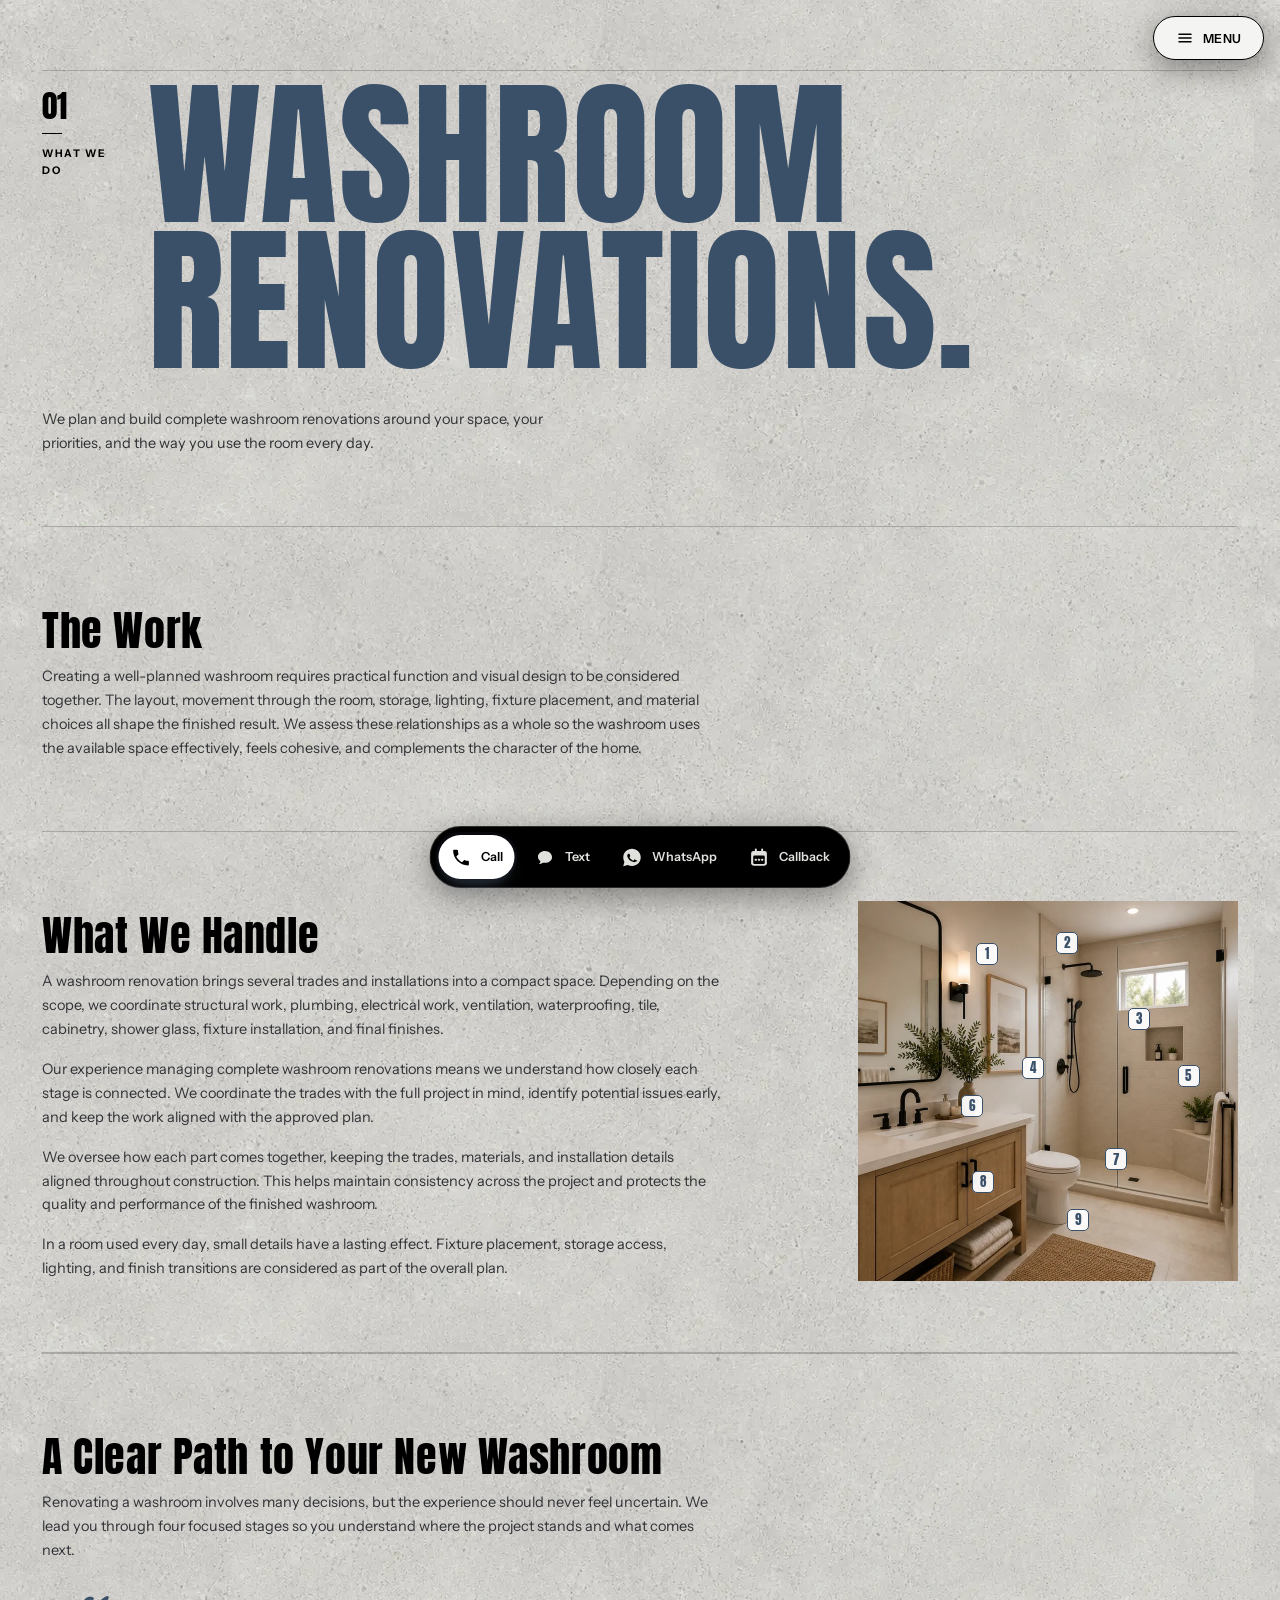
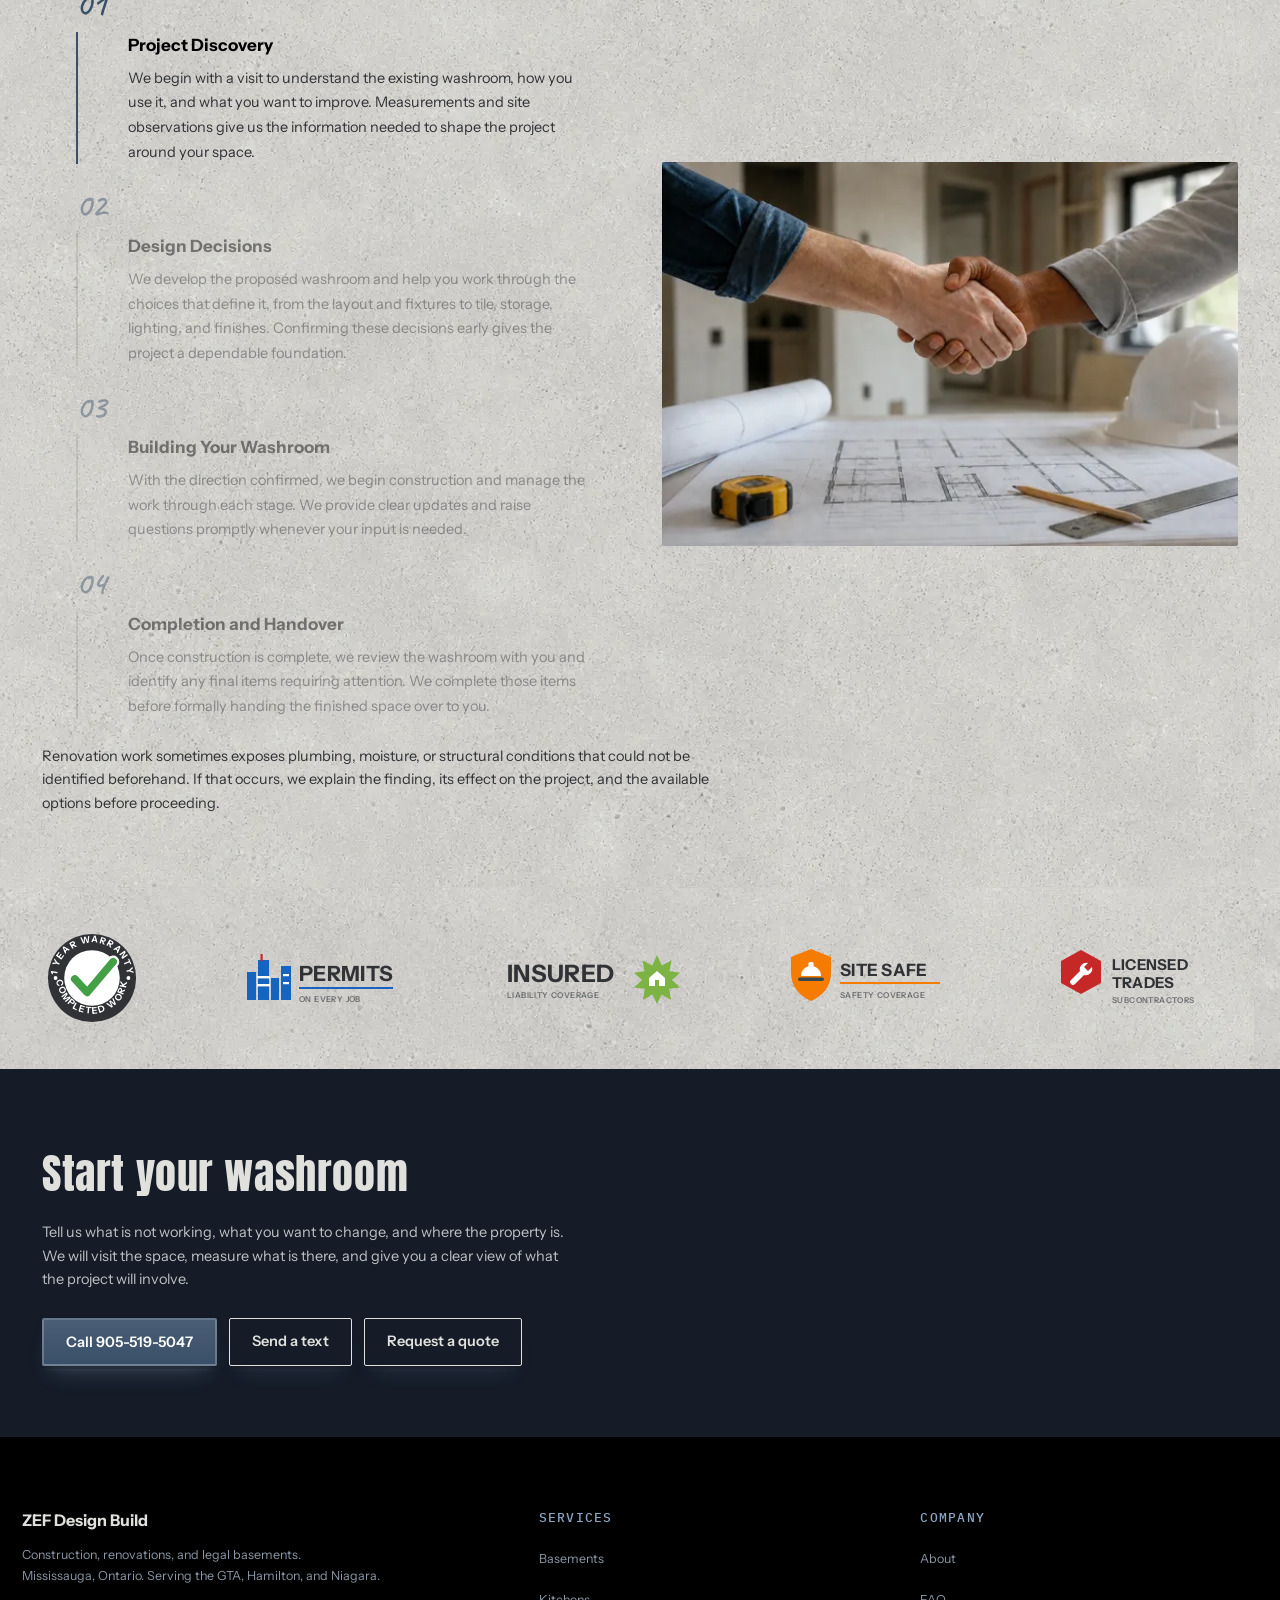
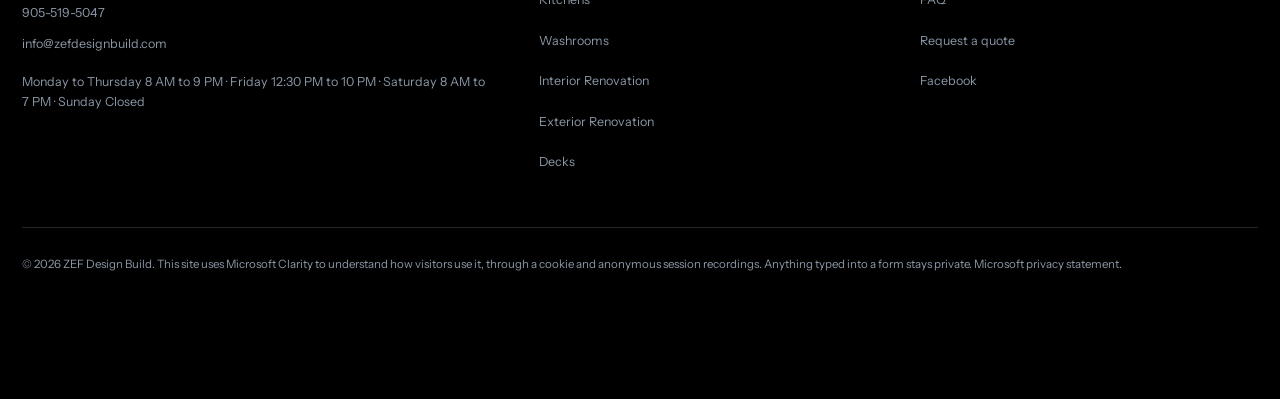
<file: washrooms.html>
<!DOCTYPE html>
<html lang="en">
<head>
<meta charset="UTF-8">
<meta name="viewport" content="width=device-width, initial-scale=1.0">
<link rel="icon" type="image/png" sizes="64x64" href="assets/favicon-64.png">
<link rel="apple-touch-icon" href="assets/apple-touch-icon.png">
<title>Washroom Renovations | ZEF Design Build</title>
<meta name="description" content="Washroom renovations and full builds, including plumbing and tiling, across the GTA, Hamilton, and Niagara.">

<link rel="canonical" href="https://zefdesignbuild.com/washrooms">
<meta property="og:title" content="Washroom Renovations | ZEF Design Build">
<meta property="og:description" content="Washroom renovations and full builds, including plumbing and tiling, across the GTA, Hamilton, and Niagara.">
<meta property="og:type" content="website">
<meta property="og:url" content="https://zefdesignbuild.com/washrooms">
<meta property="og:site_name" content="ZEF Design Build">
<meta property="og:image" content="https://zefdesignbuild.com/assets/kitchen-hero-1600.jpg">
<meta property="og:image:width" content="1600">
<meta property="og:image:height" content="896">
<meta property="og:image:alt" content="A finished kitchen built by ZEF Design Build">
<meta name="twitter:card" content="summary_large_image">
<link rel="preconnect" href="https://fonts.googleapis.com">
<link rel="preconnect" href="https://fonts.gstatic.com" crossorigin>
<link href="https://fonts.googleapis.com/css2?family=Anton&family=Oswald:wght@300;400&family=Instrument+Sans:wght@400;500;600;700&family=IBM+Plex+Mono:wght@400;500&family=Caveat:wght@600&display=swap" rel="stylesheet">
<link rel="stylesheet" href="css/site.css?v=b16daa4e">
<script type="application/ld+json">{"@context": "https://schema.org", "@type": "GeneralContractor", "name": "ZEF Design Build", "url": "https://zefdesignbuild.com", "email": "info@zefdesignbuild.com", "telephone": "+1-905-519-5047", "address": {"@type": "PostalAddress", "addressLocality": "Mississauga", "addressRegion": "ON", "addressCountry": "CA"}, "areaServed": [{"@type": "Place", "name": "Greater Toronto Area"}, {"@type": "Place", "name": "Hamilton"}, {"@type": "Place", "name": "Niagara"}], "openingHoursSpecification": [{"@type": "OpeningHoursSpecification", "dayOfWeek": ["Monday", "Tuesday", "Wednesday", "Thursday"], "opens": "08:00", "closes": "21:00"}, {"@type": "OpeningHoursSpecification", "dayOfWeek": ["Friday"], "opens": "12:30", "closes": "22:00"}, {"@type": "OpeningHoursSpecification", "dayOfWeek": ["Saturday"], "opens": "08:00", "closes": "19:00"}], "sameAs": ["https://www.facebook.com/profile.php?id=61578318698367"], "foundingDate": "2016"}</script>
<script>(function(c,l,a,r,i,t,y){c[a]=c[a]||function(){(c[a].q=c[a].q||[]).push(arguments)};t=l.createElement(r);t.async=1;t.src="https://www.clarity.ms/tag/"+i;y=l.getElementsByTagName(r)[0];y.parentNode.insertBefore(t,y);})(window,document,"clarity","script","yfbqsn7lou");</script>
</head>
<body>
<a class="skip" href="#main">Skip to content</a>
<header class="site" id="site-nav">
  <div class="hrow">
    <button class="burger" type="button" aria-label="Open menu" aria-expanded="false" aria-controls="mpop">
      <svg viewBox="0 0 24 24" aria-hidden="true">
        <path d="M4 12L20 12" class="l1"/>
        <path d="M4 12H20" class="l2"/>
        <path d="M4 12H20" class="l3"/>
      </svg>
    </button>
    <a class="lockup" href="./">
      <img class="mark" src="assets/logo-chevron.png" alt="" width="40" height="45">
      <span class="ltext"><b>ZEF</b><span>DESIGN BUILD</span></span>
    </a>
    <nav class="menu" aria-label="Main">
      <a href="commercial">Commercial</a><button type="button" data-dd="dd-services" aria-expanded="false" aria-controls="dd-services">Services <svg class="chev" viewBox="0 0 24 24" aria-hidden="true"><path d="M6 9l6 6 6-6" fill="none" stroke="currentColor" stroke-width="2" stroke-linecap="round" stroke-linejoin="round"/></svg></button><a href="./#about">About</a><a href="faq">FAQ</a><a href="contact">Contact Us</a>
    </nav>
    <div class="hright">
      <a class="ghost-btn" href="tel:9055195047">Call</a>
      <a class="quote-btn" href="contact">Get a quote</a>
    </div>
    <div class="dd" id="dd-services"><div class="ddgrid"><a href="legal-basements"><span class="thumb"><picture><source srcset="assets/basement-320.webp 320w" type="image/webp" sizes="70px"><img src="assets/basement-320.jpg" alt="A finished legal basement living area" width="320" height="320" loading="lazy" decoding="async"></picture></span><span><b>Basements</b><i>Finished living spaces and legal rental units.</i></span></a><a href="kitchens"><span class="thumb"><picture><source srcset="assets/kitchen-320.webp 320w" type="image/webp" sizes="70px"><img src="assets/kitchen-320.jpg" alt="A finished kitchen with white cabinets, an oak island, and a full-height garden window" width="320" height="320" loading="lazy" decoding="async"></picture></span><span><b>Kitchens</b><i>Complete renovations, planned around everyday use.</i></span></a><a href="washrooms"><span class="thumb"><picture><source srcset="assets/washroom-320.webp 320w" type="image/webp" sizes="70px"><img src="assets/washroom-320.jpg" alt="A finished washroom with tiled walls and a glass shower screen" width="320" height="320" loading="lazy" decoding="async"></picture></span><span><b>Washrooms</b><i>Complete renovations, from layout to final finishes.</i></span></a><a href="interior-renovation"><span class="thumb"><picture><source srcset="assets/interior-320.webp 320w" type="image/webp" sizes="70px"><img src="assets/interior-320.jpg" alt="A finished open-plan living room after an interior renovation" width="320" height="320" loading="lazy" decoding="async"></picture></span><span><b>Interior Renovation</b><i>One room, connected spaces, or an entire floor.</i></span></a><a href="exterior-renovation"><span class="thumb"><picture><source srcset="assets/exterior-320.webp 320w" type="image/webp" sizes="70px"><img src="assets/exterior-320.jpg" alt="The front of a house after an exterior renovation" width="320" height="320" loading="lazy" decoding="async"></picture></span><span><b>Exterior Renovation</b><i>Siding, windows, doors, and coordinated exterior updates.</i></span></a><a href="decks"><span class="thumb"><picture><source srcset="assets/deck-320.webp 320w" type="image/webp" sizes="70px"><img src="assets/deck-320.jpg" alt="A finished backyard deck with seating and planting around it" width="320" height="320" loading="lazy" decoding="async"></picture></span><span><b>Decks</b><i>Outdoor spaces designed and built for everyday use.</i></span></a></div></div>
    <div class="mpop" id="mpop">
  <a href="commercial">Commercial</a>
  <div class="sep" role="separator" aria-orientation="horizontal"></div>
  <div class="grp">Services</div>
  <a href="legal-basements">Basements</a>
  <a href="kitchens">Kitchens</a><a href="washrooms">Washrooms</a><a href="interior-renovation">Interior Renovation</a><a href="exterior-renovation">Exterior Renovation</a><a href="decks">Decks</a>
  <div class="sep" role="separator" aria-orientation="horizontal"></div>
  <a href="./#about">About</a>
  <a href="faq">FAQ</a>
  <a href="contact">Contact Us</a>
</div>

  </div>
</header>
<button class="navhint" type="button" aria-controls="site-nav" aria-expanded="false"><svg viewBox="0 0 24 24" aria-hidden="true"><path d="M4 7h16M4 12h16M4 17h16"/></svg><span>Menu</span></button>
<main id="main">
<section class="band" style="--split-media:380px">
  <div class="inner">
    <div class="sechead reveal pagetitle">
    <div class="sechead-meta">
      <span class="sechead-num" aria-hidden="true">01</span>
      <span class="sechead-tick" aria-hidden="true"></span>
      <span class="sechead-label">What we do</span>
    </div>
    <h1 class="sec">Washroom renovations<span class="sechead-stop" aria-hidden="true">.</span></h1>
  </div>
    <p class="lead reveal">We plan and build complete washroom renovations around your space, your priorities, and the way you use the room every day.</p>
  </div>
</section>

<section class="band ruled">
  <div class="inner reveal">
    <h2 class="sec">The Work</h2>
    <div class="prose"><p>Creating a well-planned washroom requires practical function and visual design to be considered together. The layout, movement through the room, storage, lighting, fixture placement, and material choices all shape the finished result. We assess these relationships as a whole so the washroom uses the available space effectively, feels cohesive, and complements the character of the home.</p></div>
  </div>
</section>

<section class="band ruled" style="--split-media:380px">
  <div class="inner reveal">
    <div class="svcsplit"><div class="svcsplit-words"><h2 class="sec">What We Handle</h2><div class="prose"><p>A washroom renovation brings several trades and installations into a compact space. Depending on the scope, we coordinate structural work, plumbing, electrical work, ventilation, waterproofing, tile, cabinetry, shower glass, fixture installation, and final finishes.</p><p>Our experience managing complete washroom renovations means we understand how closely each stage is connected. We coordinate the trades with the full project in mind, identify potential issues early, and keep the work aligned with the approved plan.</p><p>We oversee how each part comes together, keeping the trades, materials, and installation details aligned throughout construction. This helps maintain consistency across the project and protects the quality and performance of the finished washroom.</p><p>In a room used every day, small details have a lasting effect. Fixture placement, storage access, lighting, and finish transitions are considered as part of the overall plan.</p></div></div><figure class="lph lph-split"><div class="lphshot"><picture><source srcset="assets/washroom-760.webp 760w, assets/washroom.webp 1254w" type="image/webp" sizes="(max-width:900px) 100vw, 380px"><img src="assets/washroom.jpg" srcset="assets/washroom-760.jpg 760w, assets/washroom.jpg 1254w" sizes="(max-width:900px) 100vw, 380px" alt="A finished washroom with the elements ZEF builds named on the photograph" width="1254" height="1254" loading="lazy" decoding="async"></picture><button type="button" class="lphmark" data-side="r" aria-expanded="false" style="--x:34%;--y:14%"><span class="lphdot" aria-hidden="true">1</span><span class="lphlab">Lighting</span></button><button type="button" class="lphmark" data-side="r" aria-expanded="false" style="--x:55%;--y:11%"><span class="lphdot" aria-hidden="true">2</span><span class="lphlab">Shower fixtures</span></button><button type="button" class="lphmark" data-side="l" aria-expanded="false" style="--x:74%;--y:31%"><span class="lphdot" aria-hidden="true">3</span><span class="lphlab">Storage niche</span></button><button type="button" class="lphmark" data-side="r" aria-expanded="false" style="--x:46%;--y:44%"><span class="lphdot" aria-hidden="true">4</span><span class="lphlab">Shower glass</span></button><button type="button" class="lphmark" data-side="l" aria-expanded="false" style="--x:87%;--y:46%"><span class="lphdot" aria-hidden="true">5</span><span class="lphlab">Wall tile</span></button><button type="button" class="lphmark" data-side="r" aria-expanded="false" style="--x:30%;--y:54%"><span class="lphdot" aria-hidden="true">6</span><span class="lphlab">Basin and tap</span></button><button type="button" class="lphmark" data-side="l" aria-expanded="false" style="--x:68%;--y:68%"><span class="lphdot" aria-hidden="true">7</span><span class="lphlab">Waterproofing</span></button><button type="button" class="lphmark" data-side="r" aria-expanded="false" style="--x:33%;--y:74%"><span class="lphdot" aria-hidden="true">8</span><span class="lphlab">Vanity and storage</span></button><button type="button" class="lphmark" data-side="r" aria-expanded="false" style="--x:58%;--y:84%"><span class="lphdot" aria-hidden="true">9</span><span class="lphlab">Flooring</span></button></div></figure></div>
    
  </div>
</section>


<section class="svcidx ruled">
  <div class="inner">
    <h2 class="sec reveal">A Clear Path to Your New Washroom</h2>
    <div class="prose reveal">
      <p>Renovating a washroom involves many decisions, but the experience should never feel uncertain. We lead you through four focused stages so you understand where the project stands and what comes next.</p>
    </div>
    <div class="stepwrap"><div class="scrollsteps" data-scrollsteps data-count="4" id="ss-washrooms"><div class="ssrunway" style="--ss-n:4"><div class="ssstage"><ol class="sslist"><li class="ssitem" data-i="0"><span class="ssnum mono" aria-hidden="true">01</span><button type="button" class="sspick" data-go="0"><span class="vh">Show step 1</span></button><div class="ssbar" aria-hidden="true"><span class="ssfill"></span></div><div class="sstext"><h3>Project Discovery</h3><p>We begin with a visit to understand the existing washroom, how you use it, and what you want to improve. Measurements and site observations give us the information needed to shape the project around your space.</p></div><figure class="ssinline"><picture><source srcset="assets/00-consultation-560.webp 560w, assets/00-consultation-800.webp 800w, assets/00-consultation.webp 900w" type="image/webp" sizes="(max-width:900px) 100vw, 560px"><img src="assets/00-consultation.jpg" srcset="assets/00-consultation-560.jpg 560w, assets/00-consultation-800.jpg 800w, assets/00-consultation.jpg 900w" sizes="(max-width:900px) 100vw, 560px" alt="Two people talking a project through over a floor plan on site" width="900" height="600" loading="lazy" decoding="async"></picture></figure></li><li class="ssitem" data-i="1"><span class="ssnum mono" aria-hidden="true">02</span><button type="button" class="sspick" data-go="1"><span class="vh">Show step 2</span></button><div class="ssbar" aria-hidden="true"><span class="ssfill"></span></div><div class="sstext"><h3>Design Decisions</h3><p>We develop the proposed washroom and help you work through the choices that define it, from the layout and fixtures to tile, storage, lighting, and finishes. Confirming these decisions early gives the project a dependable foundation.</p></div><figure class="ssinline"><picture><source srcset="assets/wash-step-design-560.webp 560w, assets/wash-step-design-800.webp 800w, assets/wash-step-design.webp 1800w" type="image/webp" sizes="(max-width:900px) 100vw, 560px"><img src="assets/wash-step-design.jpg" srcset="assets/wash-step-design-560.jpg 560w, assets/wash-step-design-800.jpg 800w, assets/wash-step-design.jpg 1800w" sizes="(max-width:900px) 100vw, 560px" alt="A line drawing of a finished washroom showing the walk-in shower, vanity and tiling" width="1800" height="1200" loading="lazy" decoding="async"></picture></figure></li><li class="ssitem" data-i="2"><span class="ssnum mono" aria-hidden="true">03</span><button type="button" class="sspick" data-go="2"><span class="vh">Show step 3</span></button><div class="ssbar" aria-hidden="true"><span class="ssfill"></span></div><div class="sstext"><h3>Building Your Washroom</h3><p>With the direction confirmed, we begin construction and manage the work through each stage. We provide clear updates and raise questions promptly whenever your input is needed.</p></div><figure class="ssinline"><picture><source srcset="assets/wash-step-building-560.webp 560w, assets/wash-step-building-800.webp 800w, assets/wash-step-building.webp 1800w" type="image/webp" sizes="(max-width:900px) 100vw, 560px"><img src="assets/wash-step-building.jpg" srcset="assets/wash-step-building-560.jpg 560w, assets/wash-step-building-800.jpg 800w, assets/wash-step-building.jpg 1800w" sizes="(max-width:900px) 100vw, 560px" alt="A washroom stripped back to the studs with the drain and supply lines roughed in" width="1800" height="1200" loading="lazy" decoding="async"></picture></figure></li><li class="ssitem" data-i="3"><span class="ssnum mono" aria-hidden="true">04</span><button type="button" class="sspick" data-go="3"><span class="vh">Show step 4</span></button><div class="ssbar" aria-hidden="true"><span class="ssfill"></span></div><div class="sstext"><h3>Completion and Handover</h3><p>Once construction is complete, we review the washroom with you and identify any final items requiring attention. We complete those items before formally handing the finished space over to you.</p></div><figure class="ssinline"><picture><source srcset="assets/wash-step-handover-560.webp 560w, assets/wash-step-handover-800.webp 800w, assets/wash-step-handover.webp 1800w" type="image/webp" sizes="(max-width:900px) 100vw, 560px"><img src="assets/wash-step-handover.jpg" srcset="assets/wash-step-handover-560.jpg 560w, assets/wash-step-handover-800.jpg 800w, assets/wash-step-handover.jpg 1800w" sizes="(max-width:900px) 100vw, 560px" alt="A finished washroom with a glass shower, marble tiled walls and a grey vanity" width="1800" height="1200" loading="lazy" decoding="async"></picture></figure></li></ol><div class="ssmedia" aria-hidden="true"><figure class="ssshot on" data-i="0" aria-hidden="true"><picture><source srcset="assets/00-consultation-560.webp 560w, assets/00-consultation-800.webp 800w, assets/00-consultation.webp 900w" type="image/webp" sizes="560px"><img src="assets/00-consultation.jpg" srcset="assets/00-consultation-560.jpg 560w, assets/00-consultation-800.jpg 800w, assets/00-consultation.jpg 900w" sizes="560px" alt="Two people talking a project through over a floor plan on site" width="900" height="600" loading="lazy" decoding="async"></picture></figure><figure class="ssshot" data-i="1" aria-hidden="true"><picture><source srcset="assets/wash-step-design-560.webp 560w, assets/wash-step-design-800.webp 800w, assets/wash-step-design.webp 1800w" type="image/webp" sizes="560px"><img src="assets/wash-step-design.jpg" srcset="assets/wash-step-design-560.jpg 560w, assets/wash-step-design-800.jpg 800w, assets/wash-step-design.jpg 1800w" sizes="560px" alt="A line drawing of a finished washroom showing the walk-in shower, vanity and tiling" width="1800" height="1200" loading="lazy" decoding="async"></picture></figure><figure class="ssshot" data-i="2" aria-hidden="true"><picture><source srcset="assets/wash-step-building-560.webp 560w, assets/wash-step-building-800.webp 800w, assets/wash-step-building.webp 1800w" type="image/webp" sizes="560px"><img src="assets/wash-step-building.jpg" srcset="assets/wash-step-building-560.jpg 560w, assets/wash-step-building-800.jpg 800w, assets/wash-step-building.jpg 1800w" sizes="560px" alt="A washroom stripped back to the studs with the drain and supply lines roughed in" width="1800" height="1200" loading="lazy" decoding="async"></picture></figure><figure class="ssshot" data-i="3" aria-hidden="true"><picture><source srcset="assets/wash-step-handover-560.webp 560w, assets/wash-step-handover-800.webp 800w, assets/wash-step-handover.webp 1800w" type="image/webp" sizes="560px"><img src="assets/wash-step-handover.jpg" srcset="assets/wash-step-handover-560.jpg 560w, assets/wash-step-handover-800.jpg 800w, assets/wash-step-handover.jpg 1800w" sizes="560px" alt="A finished washroom with a glass shower, marble tiled walls and a grey vanity" width="1800" height="1200" loading="lazy" decoding="async"></picture></figure></div></div></div></div></div>
    <div class="prose spaced reveal">
      <p>Renovation work sometimes exposes plumbing, moisture, or structural conditions that could not be identified beforehand. If that occurs, we explain the finding, its effect on the project, and the available options before proceeding.</p>
    </div>
  </div>
</section>



<section class="certs" aria-label="What is behind the work">
  <div class="inner reveal"><div class="badge" style="--bw:92px"><svg viewBox="0 0 96 96" role="img" aria-label="One year material warranty on completed work">
      <defs>
        <path id="arcT" d="M11 48 A37 37 0 0 1 85 48"/>
        <path id="arcB" d="M11 48 A37 37 0 0 0 85 48"/>
      </defs>
      <circle cx="48" cy="48" r="46" fill="#303236"/>
      <circle cx="48" cy="48" r="29" fill="#FFFFFF"/>
      <text class="bring"><textPath href="#arcT" startOffset="50%" text-anchor="middle">1 YEAR WARRANTY</textPath></text>
      <text class="bring"><textPath href="#arcB" startOffset="50%" text-anchor="middle">COMPLETED WORK</textPath></text>
      <circle cx="10" cy="48" r="2" fill="#FFFFFF"/><circle cx="86" cy="48" r="2" fill="#FFFFFF"/>
      <path d="M30 49 l13 14 L70 31" fill="none" stroke="#FFFFFF" stroke-width="13" stroke-linecap="round" stroke-linejoin="round"/>
      <path d="M30 49 l13 14 L70 31" fill="none" stroke="#43A047" stroke-width="8" stroke-linecap="round" stroke-linejoin="round"/>
    </svg></div><div class="badge" style="--bw:156px"><svg viewBox="0 0 156 64" role="img" aria-label="Permits on every job">
      <g fill="#1565C0">
        <rect x="2" y="26" width="9" height="28"/>
        <rect x="13" y="14" width="11" height="40"/>
        <rect x="26" y="32" width="8" height="22"/>
        <rect x="36" y="20" width="10" height="34"/>
        <rect x="15.5" y="8" width="2.2" height="7" fill="#C62828"/>
        <rect x="12" y="30" width="13" height="2.4" fill="#FFFFFF"/>
        <rect x="12" y="38" width="13" height="2.4" fill="#FFFFFF"/>
        <rect x="38" y="28" width="6" height="2.2" fill="#FFFFFF"/>
        <rect x="38" y="36" width="6" height="2.2" fill="#FFFFFF"/>
      </g>
      <text x="54" y="35" style="font-size:21px" class="bsolid">PERMITS</text>
      <rect x="54" y="41" width="94" height="2" fill="#1565C0"/>
      <text x="54" y="56" class="bsub">ON EVERY JOB</text>
    </svg></div><div class="badge" style="--bw:174px"><svg viewBox="0 0 174 64" role="img" aria-label="Liability insurance">
      <text x="0" y="36" style="font-size:24px" class="bsolid">INSURED</text>
      <text x="0" y="52" class="bsub">LIABILITY COVERAGE</text>
      <g transform="translate(150 32)">
        <path fill="#7CB342" d="M0 -23 L4.8 -12.4 L14.6 -17.8 L12.4 -6.8 L23 -5.2 L15 2 L23 9.6 L12.2 10.8 L14 22 L4.6 16.4 L0 26 L-4.6 16.4 L-14 22 L-12.2 10.8 L-23 9.6 L-15 2 L-23 -5.2 L-12.4 -6.8 L-14.6 -17.8 L-4.8 -12.4 Z"/>
        <path fill="#FFFFFF" d="M-8 8 v-8 l8 -7 l8 7 v8 h-6 v-6 h-4 v6 Z"/>
      </g>
    </svg></div><div class="badge" style="--bw:164px"><svg viewBox="0 0 164 64" role="img" aria-label="Workplace safety coverage">
      <path fill="#F57C00" d="M23 3 L43 11 v16 c0 14 -9 23 -20 28 C12 50 3 41 3 27 V11 Z"/>
      <g fill="#FFFFFF">
        <path d="M23 20 c-6 0 -10 4.5 -10 10 h20 c0 -5.5 -4 -10 -10 -10 Z"/>
        <rect x="10" y="31.5" width="26" height="3.6" rx="1.8" fill="#37474F"/>
        <rect x="20.4" y="16" width="5.2" height="6" rx="1.5"/>
      </g>
      <text x="52" y="30" style="font-size:17px" class="bsolid">SITE SAFE</text>
      <rect x="52" y="36" width="100" height="2" fill="#F57C00"/>
      <text x="52" y="52" class="bsub">SAFETY COVERAGE</text>
    </svg></div><div class="badge" style="--bw:176px"><svg viewBox="0 0 176 64" role="img" aria-label="Licensed subcontractors">
      <path fill="#C62828" d="M23 4 L43 15 v22 L23 48 L3 37 V15 Z"/>
      <path fill="#FFFFFF" d="M13 34 l9 -9 a6.5 6.5 0 0 1 8 -8 l-4 4 4 4 4 -4 a6.5 6.5 0 0 1 -8 8 l-9 9 a2.8 2.8 0 1 1 -4 -4 Z"/>
      <text x="54" y="24" style="font-size:15px" class="bsolid">LICENSED</text>
      <text x="54" y="42" style="font-size:15px" class="bsolid">TRADES</text>
      <text x="54" y="57" class="bsub">SUBCONTRACTORS</text>
    </svg></div></div>
</section>


<section class="quoteband headwide">
  <div class="inner reveal">
    <h2 class="sec">Start your washroom</h2>
    <p class="lead">Tell us what is not working, what you want to change, and where the property is. We will visit the space, measure what is there, and give you a clear view of what the project will involve.</p>
    <div class="ctas">
      <a class="btn1" href="tel:9055195047">Call 905-519-5047</a>
      <a class="btn2" href="sms:9055195047">Send a text</a>
      
      <a class="btn2" href="contact">Request a quote</a>
    </div>
  </div>
</section>


</main>
<div class="footer-stage">
<footer class="site">
  <div class="inner">
    <div>
      <b>ZEF Design Build</b>
      <p>Construction, renovations, and legal basements.<br>
      Mississauga, Ontario. Serving the GTA, Hamilton, and Niagara.</p>
      <p><a href="tel:9055195047">905-519-5047</a><br>
      <a href="mailto:info@zefdesignbuild.com">info@zefdesignbuild.com</a></p>
      <p>Monday to Thursday 8 AM to 9 PM &middot; Friday 12:30 PM to 10 PM &middot; Saturday 8 AM to 7 PM &middot; Sunday Closed</p>
    </div>
    <div>
      <h2>Services</h2>
      <ul><li><a href="legal-basements">Basements</a></li><li><a href="kitchens">Kitchens</a></li><li><a href="washrooms">Washrooms</a></li><li><a href="interior-renovation">Interior Renovation</a></li><li><a href="exterior-renovation">Exterior Renovation</a></li><li><a href="decks">Decks</a></li></ul>
    </div>
    <div>
      <h2>Company</h2>
      <ul>
        <li><a href="./#about">About</a></li>
        <li><a href="faq">FAQ</a></li>
        <li><a href="contact">Request a quote</a></li>
        <li><a href="https://www.facebook.com/profile.php?id=61578318698367" target="_blank" rel="noopener">Facebook</a></li>
      </ul>
    </div>
  </div>
  <div class="legal">&copy; 2026 ZEF Design Build. This site uses Microsoft Clarity to understand how visitors use it, through a cookie and anonymous session recordings. Anything typed into a form stays private. <a href="https://privacy.microsoft.com/privacystatement" target="_blank" rel="noopener">Microsoft privacy statement</a>.</div>
</footer>
</div>
<nav class="dock" aria-label="Contact">
  <a class="call" href="tel:9055195047"><svg viewBox="0 0 24 24" aria-hidden="true"><path fill="currentColor" d="M6.6 10.8c1.4 2.8 3.8 5.1 6.6 6.6l2.2-2.2c.3-.3.7-.4 1-.2 1.1.4 2.3.6 3.6.6.6 0 1 .4 1 1V20c0 .6-.4 1-1 1C10.6 21 3 13.4 3 4c0-.6.4-1 1-1h3.5c.6 0 1 .4 1 1 0 1.2.2 2.4.6 3.6.1.3 0 .7-.2 1l-2.3 2.2z"/></svg><span>Call</span></a>
  <a href="sms:9055195047"><svg viewBox="0 0 24 24" aria-hidden="true"><g transform="translate(12 12) scale(1.2) translate(-12 -12)"><path fill="currentColor" d="M12 5.9c-3.7 0-6.7 2.4-6.7 5.4 0 1.7.9 3.2 2.4 4.2-.2 1.1-.8 2.1-1.7 2.8 1.5-.1 2.9-.6 4.1-1.4.6.1 1.2.2 1.9.2 3.7 0 6.7-2.4 6.7-5.4S15.7 5.9 12 5.9z"/></g></svg><span>Text</span></a>
  <a href="https://wa.me/19055195047" target="_blank" rel="noopener"><svg viewBox="0 0 24 24" aria-hidden="true"><path fill="currentColor" d="M12 2C6.5 2 2 6.5 2 12c0 1.8.5 3.5 1.3 5L2 22l5.2-1.4c1.5.8 3.1 1.2 4.8 1.2 5.5 0 10-4.5 10-10S17.5 2 12 2zm4.8 14.1c-.2.6-1.2 1.1-1.7 1.2-.4.1-1 .1-1.6-.1-.4-.1-.9-.3-1.5-.5-2.6-1.1-4.3-3.8-4.4-3.9-.1-.2-1.1-1.4-1.1-2.7 0-1.3.7-1.9.9-2.2.2-.3.5-.3.7-.3h.5c.2 0 .4 0 .6.4.2.5.7 1.8.8 1.9.1.1.1.3 0 .4-.1.2-.1.3-.3.5l-.4.5c-.1.1-.3.3-.1.6.2.3.8 1.3 1.7 2.1 1.2 1 2.1 1.4 2.4 1.5.3.1.5.1.6-.1.2-.2.7-.8.9-1.1.2-.3.4-.2.6-.1.3.1 1.6.8 1.9.9.3.2.5.2.5.4.1.1.1.7-.1 1.3z"/></svg><span>WhatsApp</span></a>
  <a href="#" data-open="book-sheet"><svg viewBox="0 0 24 24" aria-hidden="true"><rect x="3" y="4.6" width="18" height="16.8" rx="2.8" fill="currentColor"/><rect x="7.3" y="1.8" width="2.2" height="4.8" rx="1.1" fill="currentColor"/><rect x="14.5" y="1.8" width="2.2" height="4.8" rx="1.1" fill="currentColor"/><rect x="5.4" y="9.8" width="13.2" height="9.6" rx="1.4" fill="var(--dock-bg)"/><g fill="currentColor"><rect x="7.2" y="13.4" width="2.3" height="2.3" rx=".6"/><rect x="10.85" y="13.4" width="2.3" height="2.3" rx=".6"/><rect x="14.5" y="13.4" width="2.3" height="2.3" rx=".6"/></g></svg><span>Callback</span></a>
</nav>
<div class="sheet wide" id="book-sheet" role="dialog" aria-modal="true" aria-labelledby="book-title">
  <div class="panel duo">
    <button class="close" type="button" aria-label="Close">
      <svg viewBox="0 0 24 24" aria-hidden="true"><path d="M5 5l14 14M19 5L5 19"/></svg>
    </button>
    <div class="bkform">
      <h2 id="book-title">Request a callback</h2>
      <p class="note">Estimates are free, at your property</p>
      <form data-validate class="formbody" method="post" action="https://formsubmit.co/info@zefdesignbuild.com" data-endpoint="https://formsubmit.co/ajax/" data-to-user="info" data-to-domain="zefdesignbuild.com" data-subject="ZEF website: callback request" data-failtext="Your details are still here. The send did not go through. Please try once more, or call 905-519-5047 and we will take them down on the phone." data-windows='{"1":[{"s":"08:00","l":"8 to 10 AM"},{"s":"10:00","l":"10 AM to 12 PM"},{"s":"12:00","l":"12 to 2 PM"},{"s":"14:00","l":"2 to 4 PM"},{"s":"16:00","l":"4 to 6 PM"},{"s":"18:00","l":"6 to 8 PM"},{"s":"20:00","l":"8 to 9 PM"}],"2":[{"s":"08:00","l":"8 to 10 AM"},{"s":"10:00","l":"10 AM to 12 PM"},{"s":"12:00","l":"12 to 2 PM"},{"s":"14:00","l":"2 to 4 PM"},{"s":"16:00","l":"4 to 6 PM"},{"s":"18:00","l":"6 to 8 PM"},{"s":"20:00","l":"8 to 9 PM"}],"3":[{"s":"08:00","l":"8 to 10 AM"},{"s":"10:00","l":"10 AM to 12 PM"},{"s":"12:00","l":"12 to 2 PM"},{"s":"14:00","l":"2 to 4 PM"},{"s":"16:00","l":"4 to 6 PM"},{"s":"18:00","l":"6 to 8 PM"},{"s":"20:00","l":"8 to 9 PM"}],"4":[{"s":"08:00","l":"8 to 10 AM"},{"s":"10:00","l":"10 AM to 12 PM"},{"s":"12:00","l":"12 to 2 PM"},{"s":"14:00","l":"2 to 4 PM"},{"s":"16:00","l":"4 to 6 PM"},{"s":"18:00","l":"6 to 8 PM"},{"s":"20:00","l":"8 to 9 PM"}],"5":[{"s":"12:30","l":"12:30 to 2:30 PM"},{"s":"14:30","l":"2:30 to 4:30 PM"},{"s":"16:30","l":"4:30 to 6:30 PM"},{"s":"18:30","l":"6:30 to 8:30 PM"},{"s":"20:30","l":"8:30 to 10 PM"}],"6":[{"s":"08:00","l":"8 to 10 AM"},{"s":"10:00","l":"10 AM to 12 PM"},{"s":"12:00","l":"12 to 2 PM"},{"s":"14:00","l":"2 to 4 PM"},{"s":"16:00","l":"4 to 6 PM"},{"s":"18:00","l":"6 to 7 PM"}]}'>
        <div class="bkroute">
          <span class="bkspine" aria-hidden="true"></span>
          <div class="bkstop field">
            <span class="bknode" aria-hidden="true"><svg viewBox="0 0 24 24"><path d="M12 21s-7-5.4-7-11a7 7 0 0 1 14 0c0 5.6-7 11-7 11z"/><circle cx="12" cy="10" r="2.6"/></svg></span>
            <input id="bk-where" name="where" type="text" autocomplete="address-level2" placeholder="Property address" aria-label="Where is the property">
          </div>
          <hr class="bksplit" aria-hidden="true">
          <div class="bkstop field">
            <span class="bknode" aria-hidden="true"><svg viewBox="0 0 24 24"><path d="M12 5v14M5 12h14"/></svg></span>
            <select id="bk-project" name="project" aria-label="What are we building">
              <option value="">What are we building</option>
              <option value="Legal basement">Legal basement</option><option value="Kitchen">Kitchen</option><option value="Washroom">Washroom</option><option value="Deck">Deck</option><option value="Interior renovation">Interior renovation</option><option value="Exterior renovation">Exterior renovation</option><option value="Something else">Something else</option>
            </select>
          </div>
        </div>
        <div class="bkgrid">
          <div class="field">
            <input id="bk-name" name="name" type="text" autocomplete="name" required placeholder="Your name" aria-label="Your name" aria-describedby="bk-name-err">
            <span class="err" id="bk-name-err">Please enter your name</span>
          </div>
          <div class="field">
            <input id="bk-phone" name="phone" type="tel" autocomplete="tel" required placeholder="Your phone number" aria-label="Your phone number" aria-describedby="bk-phone-err">
            <span class="err" id="bk-phone-err">Please enter a phone number we can reach you on</span>
          </div>
        </div>
        <div class="bkgrid when">
          <div class="field">
            <div class="dpick" data-locked>
              <div class="dpick-control">
                <input id="bk-when" name="when" type="text" autocomplete="off" placeholder="When suits you" aria-label="When suits you">
                <button class="dpick-clear" type="button" hidden aria-label="Clear the date">
                  <svg viewBox="0 0 24 24" aria-hidden="true"><path d="M6 6l12 12M18 6L6 18"/></svg>
                </button>
                <button class="dpick-open" type="button" hidden aria-expanded="false" aria-label="Pick a date from the calendar">
                  <svg viewBox="0 0 24 24" aria-hidden="true"><rect x="3" y="5" width="18" height="16" rx="2"/><path d="M8 3v4M16 3v4M3 10h18"/></svg>
                </button>
              </div>
              <div class="dpick-pop" hidden></div>
            </div>
          </div>
          <div class="field bkchip">
            <svg viewBox="0 0 24 24" aria-hidden="true"><circle cx="12" cy="12" r="9"/><path d="M12 7v5l3 3"/></svg>
            <select id="bk-time" name="time" data-window-list aria-label="Callback window">
              <option value="">Anytime</option>
              <option>8 to 10 AM</option><option>10 AM to 12 PM</option><option>12 to 2 PM</option><option>2 to 4 PM</option><option>4 to 6 PM</option><option>6 to 8 PM</option><option>8 to 10 PM</option>
            </select>
          </div>
        </div>
        <div class="bkactions">
          <button class="btn1 send" type="submit">Request a callback</button>
          <a class="bkcall" href="tel:9055195047">Or call 905-519-5047<svg viewBox="0 0 24 24" aria-hidden="true"><path d="M5 12h14M13 5l7 7-7 7"/></svg></a>
        </div>
        <p class="formerr" role="alert"></p>
          <input class="hp" type="text" name="_honey" tabindex="-1" autocomplete="off" aria-hidden="true" hidden>
          <input type="hidden" name="_subject" value="ZEF website: callback request">
          <input type="hidden" name="_captcha" value="false">
      </form>
      <div class="sent">
        <h3>Got it.</h3>
        <p>We have your details. We call back on the number you gave us. To reach us sooner, call <a href="tel:9055195047">905-519-5047</a>.</p>
      </div>
    </div>
    <div class="bkwhy"><h3>What you get</h3><ul class="bklist"><li><svg class="bkcheck" viewBox="0 0 24 24" aria-hidden="true"><path d="M4 12.5l5.2 5.2L20 7"/></svg><span>A visit at a time that suits you, evenings and Saturdays included</span></li><li><svg class="bkcheck" viewBox="0 0 24 24" aria-hidden="true"><path d="M4 12.5l5.2 5.2L20 7"/></svg><span>We look at the space and go through what you want changed</span></li><li><svg class="bkcheck" viewBox="0 0 24 24" aria-hidden="true"><path d="M4 12.5l5.2 5.2L20 7"/></svg><span>Your space is measured and drawn before anything is priced</span></li></ul><h3>What stands behind the work</h3><ul class="bklist"><li><svg class="bkcheck" viewBox="0 0 24 24" aria-hidden="true"><path d="M4 12.5l5.2 5.2L20 7"/></svg><span>Permits on every job, drawings and submissions handled</span></li><li><svg class="bkcheck" viewBox="0 0 24 24" aria-hidden="true"><path d="M4 12.5l5.2 5.2L20 7"/></svg><span>Liability insurance and workplace safety coverage</span></li><li><svg class="bkcheck" viewBox="0 0 24 24" aria-hidden="true"><path d="M4 12.5l5.2 5.2L20 7"/></svg><span>One year material warranty on completed work</span></li></ul><div class="bkwhy-photo" aria-hidden="true"><picture><source srcset="assets/zain-a8-band.webp 1170w" type="image/webp" sizes="(min-width: 901px) 420px"><img src="assets/zain-a8-band.jpg" alt="" width="1170" height="720" loading="lazy" decoding="async"></picture></div></div>
  </div>
</div>
<script src="js/vendor/lenis.min.js" defer></script>
<script src="js/main.js?v=3b43faaa" defer></script>
</body>
</html>
</file>
<file: css/site.css>
/* =====================================================================
   ZEF Design Build — stylesheet
   Design direction: "The Drawing Set" (paper / graphite / blueline steel).
   Palette v1 built by Fahad in Coolors 2026-08-14; approved on decision
   board v8, 2026-08-15. This file is that board's design system, rebuilt
   as three token layers so the whole site re-skins from the middle layer.

   LAYER 1  primitive  — the raw palette and scales. Named for what they ARE.
   LAYER 2  semantic   — role aliases. Named for what they DO. Theming edits
                         only this layer.
   LAYER 3  component  — per-component vars. Components reference layer 2/3
                         only: no raw hex or px inside a component rule.
   ===================================================================== */

/* =====================================================================
   LAYER 1 — PRIMITIVE
   ===================================================================== */
:root {
  /* --- Palette v1 (Fahad, Coolors, 2026-08-14) ------------------------ */
  --zef-paper:        #E0E1DD;  /* page ground, and light text on dark    */
  --zef-ink:          #000000;  /* headings and rules on paper            */
  --zef-navy:         #151C28;  /* dark sections                          */
  --zef-steel:        #3A5069;  /* the one accent                         */
  --zef-graphite:     #303236;  /* body text on paper                     */

  /* --- Derived tints (brand-core: needed for legibility and depth) ---- */
  --zef-paper-2:      #D4D6D1;  /* sunken panel fill                      */
  --zef-white:        #FFFFFF;  /* card fill, text on steel               */
  --zef-ground:       #F4F4F2;  /* THE GROUND (Fahad 2026-08-20: "the grey
                                   behind customer testimonials"), site-wide.
                                   NOT named --zef-mist: that name is taken
                                   further down for #BFC2C4, on-navy text. */
  --zef-ground-2:     #E9E9E6;  /* recessed fills, one step under the ground */
  --zef-black:        #000000;  /* deepest layer: footer, xl tile ground  */
  --zef-steel-light:  #8AA6C2;  /* text and linework on navy              */
  --zef-steel-hover:  #47617F;  /* primary button hover                   */
  --zef-mist:         #BFC2C4;  /* secondary text on navy                 */
  --zef-slate:        #97A6B6;  /* tertiary text on navy                  */
  --zef-slate-deep:   #8A97A6;  /* footer text on black                   */

  /* --- Alpha primitives (rules, hairlines, scrims) -------------------- */
  --zef-ink-a20:      rgba(0, 0, 0, .20);
  --zef-ink-a05:      rgba(0, 0, 0, .05);
  --zef-paper-a17:    rgba(224, 225, 221, .17);
  --zef-paper-a12:    rgba(224, 225, 221, .12);
  --zef-paper-a20:    rgba(224, 225, 221, .20);
  --zef-white-a10:    rgba(255, 255, 255, .10);
  --zef-shadow-a35:   rgba(0, 0, 0, .35);
  --zef-shadow-a40:   rgba(0, 0, 0, .40);

  /* --- Type -----------------------------------------------------------
     Sizes are taken from the approved v8 render rather than from a clean
     modular ratio: rule 59 makes the approved render's geometry the spec,
     so the scale is tokenised as-built instead of "corrected" to a ratio.
     A rationalisation pass is a proposal for Fahad, not a silent change. */
  /* TYPE PASS 2026-08-17 (Fahad: "cartoonish font ... not professional grade
     font styling"). Two things were wrong, and only one of them was the
     family. Archivo's 800 at 60px+ is what read as cartoonish, so the ceiling
     came down to 700 and display type now sets at 600 with real optical
     tracking, which is how large type is supposed to be set. The family moved
     to Instrument Sans, which holds up better at display sizes and does not
     go chunky. A picker board of fresh families is with Fahad to lock this. */
  /* Instrument Sans is the INTERFACE and SUB-COPY face: nav, logo, the lead
     dock, buttons, form labels, footer, and every paragraph. Anton lives on
     `--font-display` and reaches only the written headings — see the
     CONTENT HEADINGS block at the end of this file. Setting Anton on
     `--font-sans` (2026-08-20, briefly) put it on the logo and the call
     panel too, which was not the instruction. */
  --font-sans: 'Instrument Sans', system-ui, -apple-system, 'Segoe UI', sans-serif;
  /* Condensed display face for the editorial section heads (2026-08-20).
     Anton over Barlow Condensed 900 because it is the closer match to the
     reference: a true condensed grotesk with almost no counter, where Barlow
     is a normal grotesk narrowed. Single weight by design — asking for a
     bold makes the browser synthesise one, which is not the typeface. */
  --font-display: 'Anton', 'Arial Narrow', 'Helvetica Neue Condensed', sans-serif;
  /* THE LIGHT CONDENSED (2026-08-20). Fahad asked for the hero lead in the
     heading face and then asked for it UNBOLD. Anton ships exactly one
     weight and it is black, so "unbold Anton" does not exist as a thing to
     set. Oswald is the closest relative that does: a true condensed grotesk
     on the same skeleton, but with real light weights. At 300 it reads as
     the quiet member of the same family rather than as a second family. */
  --font-lead: 'Oswald', 'Anton', 'Arial Narrow', sans-serif;
  --font-mono: 'IBM Plex Mono', ui-monospace, 'SF Mono', Menlo, monospace;
  /* Hand lettering for the process board's stage numbers only (2026-08-19,
     the pinned-card reference). Caveat over the reference's Comic Sans:
     architect's hand, not classroom hand. Swapping is one line here plus
     the Google Fonts URL in generate.py's head(). */
  --font-script: 'Caveat', 'Chalkboard SE', 'Comic Sans MS', cursive;

  --text-3xs:   8px;
  --text-2xs:   9.5px;
  --text-xs:    10.5px;
  --text-sm:    11.5px;
  --text-md:    12.5px;
  --text-base:  13.5px;
  --text-lg:    14.5px;
  --text-xl:    16px;
  --text-2xl:   19px;
  --text-3xl:   22px;
  --text-4xl:   26px;

  --lh-tight:   1.03;
  --lh-snug:    1.2;
  --lh-body:    1.65;

  /* RETUNED FOR ANTON, 2026-08-20 (Fahad: "the words are too closely attached
     on the hero page, space them out a little so they look normal and match
     the subcopy", with a reference image of the cramped hero).

     These were NEGATIVE because Instrument Sans sets loose and needed pulling
     in. Anton is the opposite: a true condensed face with almost no
     sidebearing, so negative tracking closes the letters until they touch,
     which is exactly what the reference shows. Positive values now, and the
     display value most of all, because the tighter the face the more a large
     setting exaggerates it. */
  --track-tight: -0.02em;
  --track-snug:  -0.015em;
  --track-wide:   0.02em;
  --track-caps:   0.1em;
  --track-lockup: 0.34em;
  /* Display sizes need more negative tracking than text sizes: the larger
     the setting, the looser it reads at the same value. */
  --track-display: -0.032em;

  --weight-regular: 400;
  --weight-medium:  500;
  --weight-semi:    600;
  --weight-bold:    700;
  --weight-black:   700;  /* was 800: the chunk Fahad called cartoonish */
  --weight-display: 600;  /* every heading above ~30px sets at this */

  /* --- Space (4px base) ----------------------------------------------- */
  --space-1:  4px;
  --space-2:  8px;
  --space-3:  12px;
  --space-4:  16px;
  --space-5:  22px;
  --space-6:  26px;
  --space-7:  34px;
  --space-8:  44px;
  --space-9:  70px;

  /* --- Radii: sharp is the personality. Only the dock is a pill. ------ */
  --radius-none: 0;
  --radius-xs:   2px;
  /* 5px, added 2026-08-24 for the labelled-photo chips ("soft square", Fahad's
     pick from the label builder). The scale jumped 2px -> 14px with nothing in
     between, and a 2px chip reads sharp-cornered at 26px while 14px reads as a
     pill. Anything else wanting a softened square belongs on this token. */
  --radius-sm:   5px;
  --radius-sheet: 14px;
  --radius-pill: 99px;

  /* --- Elevation: three tiers, each tied to a purpose ----------------- */
  --shadow-menu:  0 30px 60px var(--zef-shadow-a35);
  --shadow-dock:  0 8px 30px var(--zef-shadow-a40);

  /* --- Motion (design-system-reference §5) ---------------------------- */
  --dur-micro:  .18s;
  --dur-enter:  .28s;
  --dur-large:  .6s;
  --ease-out:   ease-out;
  --ease-spring: cubic-bezier(.2, 1.25, .3, 1);

  /* --- Layout --------------------------------------------------------- */
  --page-max:    1240px;
  --header-h:    58px;
}

/* =====================================================================
   LAYER 2 — SEMANTIC (the only layer a re-skin touches)
   ===================================================================== */
:root {
  /* WHITE GROUND (Fahad, 2026-08-17): "instead of using so many different
     background colours, we use white for the background". The home page ran
     six grounds (paper, sunken grey, white, navy, black, photo); it now runs
     white panels with two deliberate dark ones. Paper survives as a faint
     tint for sunken areas, not as the page ground. A side effect that fixes
     the previous round: shadows were muddy on #E0E1DD and Fahad could not
     see the depth system at all. On white they read. */
  /* GROUND, 2026-08-20 (Fahad: "change all the background colours to the
     grey thats being used behind customer testimonials"). That grey was
     `--color-surface-sunken` and only the testimonial band wore it; it is
     now the site's ground, so every section reads the way that band did.
     RAISED STAYS WHITE deliberately: cards, forms and the booking panel
     have to sit ABOVE the ground for the depth system to say anything, and
     the testimonial band was always white cards on this grey.
     SUNKEN HAD TO DROP A STEP. It was the same #F4F4F2, so leaving it there
     would have made every recessed affordance — menu hover fills, the
     booking sheet's muted inputs, the date picker's day hover, the gate
     panels — invisible against the new ground. */
  --color-surface:            var(--zef-ground);
  --color-surface-raised:     var(--zef-white);
  --color-surface-sunken:     var(--zef-ground-2);
  /* THE CONTENT BANDS (Fahad, 2026-08-20: "use a more prominent light grey
     for Expertise, Process, Testimonials, it is looking too white"). The
     ground is #F4F4F2, which is barely off-white, and the homogenous-pages
     pass had put every band on it, so the page read as one white sheet.

     This is --zef-paper, the palette's own drawing-set paper, rather than a
     new grey invented for the job: it is the colour the whole direction is
     named after, it is a 1.19:1 step off the ground so it reads as grey
     instead of as a printing artefact, and black on it is 15.98:1. */
  --color-surface-band:       var(--zef-paper);
  /* THE GROUND TILE (2026-08-20). Honed concrete, generated to a written
     brief and dropped in by Fahad, replacing the flat band fill. It is a
     genuinely seamless tile: measured, left edge into right and top into
     bottom, at the same difference as any two adjacent columns.

     SHIPPED AT ITS NATIVE 1254px AND NEVER SCALED. Downscaling clamps at
     the frame edge instead of wrapping and manufactures a seam where there
     was none; so does compressing much below quality 78, because the fine
     grain that masks the join is the first thing a compressor throws away.
     Both were measured and both failed. See build-assets.sh.

     It sits on `background-color`, so a browser with no WebP gets the flat
     band colour, which is exactly what shipped before it. */
  --band-texture: url("../assets/ground.webp");
  --color-surface-inverse:    var(--zef-navy);
  --color-surface-deep:       var(--zef-black);

  --color-text:               var(--zef-ink);
  --color-text-muted:         var(--zef-graphite);
  --color-text-on-inverse:    var(--zef-paper);
  --color-text-muted-inverse: var(--zef-mist);
  --color-text-faint-inverse: var(--zef-slate);
  --color-text-on-deep:       var(--zef-slate-deep);

  --color-primary:            var(--zef-steel);
  --color-primary-hover:      var(--zef-steel-hover);
  /* The accent as a three-step ramp, added 2026-08-20 when the section heads
     and the service list took the accent (Fahad, option B). Lightest to
     darkest: -hover #47617F, -primary #3A5069, -deep #151C28. `-deep` is
     navy used as TEXT; --color-surface-inverse is the same primitive doing a
     surface job, and a component asking for dark accent type should not have
     to reach for a surface token to get it. */
  --color-primary-deep:       var(--zef-navy);
  --color-text-on-primary:    var(--zef-white);
  --color-on-primary:         var(--zef-white);
  --color-accent-inverse:     var(--zef-steel-light);

  --color-border:             var(--zef-ink);
  --color-border-soft:        var(--zef-ink-a20);
  --color-border-inverse:     var(--zef-paper-a20);
  --color-border-inverse-soft: var(--zef-paper-a17);

  /* Focus ring: steel on paper is 6.31:1, paper on navy is 13:1. The ring
     is drawn in currentColor so it stays visible on both grounds. */
  --color-ring:               currentColor;
  --ring-width:               2px;
  --ring-offset:              2px;

  --color-danger:             #8C2F1E;  /* form errors: paired with text+icon,
                                           never colour alone (a11y gate) */
}

/* =====================================================================
   LAYER 3 — COMPONENT vars + rules
   ===================================================================== */

/* --- reset + base ---------------------------------------------------- */
*, *::before, *::after { margin: 0; padding: 0; box-sizing: border-box; }

html {
  scroll-behavior: smooth;
  /* THE SAME CLIP AS body, AND IT IS NOT REDUNDANT (2026-08-29). Clipping
     `body` stops content spilling, but the INITIAL CONTAINING BLOCK is sized
     from `html`, so a phone still widens its layout viewport to whatever
     overflowed: the home page laid out at 415px on a 375px device and
     kitchens at 385px. That is worse than a scrollbar, because once the
     viewport widens EVERY element measures as fitting and the overflow
     audit reports zero. This pins the ICB at the device width so the defect
     shows up as a clipped element instead of a silently wrong page width.
     `clip`, never `hidden`: hidden makes html a scroll container and breaks
     position: sticky, which this site uses on the home sections. */
  overflow-x: clip;
}

/* Lenis smooth scroll (2026-08-19, the kodeimmersive round): the
   library's own reset. Native CSS smooth-scroll must yield while Lenis
   drives the window, or every anchor jump double-eases. Under reduced
   motion Lenis never starts and these classes never appear. */
html.lenis, html.lenis body { height: auto; }
.lenis.lenis-smooth { scroll-behavior: auto !important; }
.lenis.lenis-smooth [data-lenis-prevent] { overscroll-behavior: contain; }
.lenis.lenis-stopped { overflow: hidden; }

body {
  background: var(--color-surface);
  color: var(--color-text);
  font-family: var(--font-sans);
  font-size: var(--text-lg);
  line-height: var(--lh-body);
  /* clip, NOT hidden: overflow-x:hidden turns body into a scroll container
     and silently breaks every viewport-relative position:sticky on the page.
     clip does the same clipping without creating one. */
  overflow-x: clip;
  -webkit-font-smoothing: antialiased;
}

img { max-width: 100%; display: block; }
button { font-family: inherit; }
.mono { font-family: var(--font-mono); }

/* Visible focus on every focusable thing. The v8 board had none; a
   keyboard user could not see where they were. */
:focus-visible {
  outline: var(--ring-width) solid var(--color-ring);
  outline-offset: var(--ring-offset);
}

/* Skip link: first tab stop on every page. */
.skip {
  position: absolute; left: var(--space-3); top: calc(var(--space-3) * -6);
  z-index: 100;
  background: var(--color-surface-inverse);
  color: var(--color-text-on-inverse);
  padding: var(--space-3) var(--space-4);
  font-size: var(--text-base); font-weight: var(--weight-semi);
  text-decoration: none;
  transition: top var(--dur-micro) var(--ease-out);
}
.skip:focus { top: var(--space-3); }

.vh {
  position: absolute; width: 1px; height: 1px;
  overflow: hidden; clip: rect(0 0 0 0); clip-path: inset(50%);
  white-space: nowrap;
}

/* =====================================================================
   HEADER + MEGA MENU
   ===================================================================== */
/* ANY SECTION THAT CAN BE JUMPED TO MUST CLEAR THE FIXED BAR (2026-08-29,
   when about.html was retired and every About control became a jump to the
   home page's own About section). `header.site` is position: fixed, so a
   bare `#about` lands the section at viewport top and the bar covers the
   heading -- measured at 375: sectionTop 0 against a header 82px tall.
   `scroll-margin-top` is what fixes that; moving the section is not.
   The bar is 58px at rest on desktop and 82px on a phone, hence two values. */
section[id] { scroll-margin-top: calc(var(--header-h) + 40px); }
@media (max-width: 980px) {
  section[id] { scroll-margin-top: 106px; }
}

header.site {
  /* PAPER AT EVERY SCROLL POSITION (Fahad, 2026-08-20: "the ZEF Design
     Build text should be black in the top left corner"). The bar used to
     open navy with a WHITE wordmark and flip to paper past the hero. Two
     reasons that had to go: black text needs a light bar behind it, and
     the home hero is now a bright white kitchen, which a navy bar sat on
     like a sticker. The bar no longer changes character mid-scroll; only
     the shadow arrives, in `.on-paper` below. */
  --header-bg:        color-mix(in srgb, var(--color-surface) 90%, transparent);
  --header-fg:        var(--color-text);
  --header-border:    var(--color-border);
  /* THE WHOLE LOCKUP IS BLACK (Fahad, 2026-08-20: "ZEF Design Build is
     still not written in black"). "ZEF" already was; "DESIGN BUILD" under
     it was carrying --color-primary, the steel blue, which is what was
     still not black. The accent moved off the wordmark entirely. */
  --header-lockup-sub: var(--color-text);

  position: fixed; top: 0; left: 0; right: 0; z-index: 40;
  background: var(--header-bg);
  backdrop-filter: blur(8px);
  border-bottom: 1px solid var(--header-border);
  color: var(--header-fg);
  transition: background var(--dur-enter);
}
/* `.on-paper` no longer flips any colour: the bar is paper from the first
   pixel. main.js still toggles it and it still carries the raised shadow
   (further down), which is the one thing that should only appear once the
   bar is over content rather than over a hero. */

.hrow {
  display: flex; align-items: center; gap: var(--space-6);
  padding: var(--space-3) var(--space-5);
  position: relative;
}
/* Padded to a 44px tap target: the lockup is the home link on every page. */
.lockup { text-decoration: none; color: inherit; display: block; padding: 6px 0; min-height: 44px; }
.lockup b {
  font-weight: var(--weight-black); font-size: var(--text-xl);
  letter-spacing: var(--track-wide); display: block; line-height: 1;
}
.lockup span {
  font-size: var(--text-3xs); letter-spacing: var(--track-lockup);
  font-weight: var(--weight-semi); color: var(--header-lockup-sub);
  display: block; margin-top: 3px;
}

.menu {
  /* navigation-menu-4 port (Fahad's component, 2026-08-16). His amendment
     the same night: the nav sits in the MIDDLE of the header, keeping the
     component's look and motion. Plain labels, hover pill, rotating
     chevron on dropdown triggers. */
  position: absolute; left: 50%; top: 50%; transform: translate(-50%, -50%);
  display: flex; gap: 2px; align-items: center;
}
.menu > a, .menu > button {
  display: inline-flex; align-items: center; gap: 5px;
  font-size: var(--text-md); font-weight: var(--weight-semi);
  font-family: var(--font-sans);
  text-decoration: none; color: inherit; opacity: .82;
  background: none; border: none; cursor: pointer;
  padding: 8px 12px; border-radius: 6px;
  transition: background var(--dur-micro) var(--ease-out), opacity var(--dur-micro);
}
.menu > a:hover, .menu > button:hover,
.menu > button[aria-expanded="true"] {
  background: color-mix(in srgb, currentColor 10%, transparent);
  opacity: 1;
}
.menu > a[aria-current="page"] { opacity: 1; background: color-mix(in srgb, currentColor 14%, transparent); }
.menu .chev {
  width: 13px; height: 13px;
  transition: transform .3s var(--ease-out);
}
.menu > button[aria-expanded="true"] .chev { transform: rotate(180deg); }

/* The logo mark: the chevron cut from the client's file, transparent, beside
   the text lockup. The in-logo wordmark is illegible at header size, so the
   type lockup carries the name (screenshot-grade source; replace when Zain
   sends the original). */
.lockup { display: flex; align-items: center; gap: 10px; }
.lockup .mark { width: 40px; height: 45px; object-fit: contain; display: block; }
.lockup .ltext { display: block; }

/* ---- dropdown panels: compact anchored cards (the Radix viewport,
   ported). Solid popover surfaces in every header state. */
.dd {
  position: absolute; top: 100%; left: var(--dd-left, 240px); margin-top: 6px;
  background: var(--color-surface-raised); color: var(--color-text);
  border: 1px solid var(--color-border-soft); border-radius: 10px;
  box-shadow: 0 18px 50px rgba(10, 15, 23, .22);
  padding: var(--space-2);
  opacity: 0; transform: translateY(6px) scale(.98); pointer-events: none;
  transition: opacity .18s var(--ease-out), transform .18s var(--ease-out);
  z-index: 50;
}
.dd.open { opacity: 1; transform: none; pointer-events: auto; }
.dd .ddgrid { display: grid; grid-template-columns: repeat(2, 280px); gap: 2px; }
.dd .ddgrid a {
  display: flex; align-items: center; gap: 12px;
  text-decoration: none; color: inherit;
  padding: 8px 12px 8px 8px; border-radius: 8px;
  transition: background var(--dur-micro);
}
.dd .ddgrid a:hover { background: var(--color-surface-sunken); }
.dd .ddgrid .thumb {
  width: 56px; height: 72px; flex: none; overflow: hidden; border-radius: 6px;
  border: 1px solid var(--color-border-soft); background: var(--color-surface-sunken);
}
.dd .ddgrid .thumb img { width: 100%; height: 100%; object-fit: cover; display: block; }
.dd .ddgrid b { display: block; font-size: var(--text-md); font-weight: var(--weight-bold); line-height: 1.2; }
.dd .ddgrid i {
  display: block; font-style: normal; margin-top: 3px;
  font-size: var(--text-sm); line-height: 1.45; color: var(--color-text-muted);
}

/* ---- mobile popover (replaces the full-screen sheet; the component
   anchors a small card under the trigger). */
.mpop {
  position: absolute; top: 100%; left: var(--space-3); margin-top: 6px;
  width: 264px; max-height: min(70vh, 560px); overflow-y: auto;
  background: var(--color-surface-raised); color: var(--color-text);
  border: 1px solid var(--color-border-soft); border-radius: 10px;
  box-shadow: 0 18px 50px rgba(10, 15, 23, .25);
  padding: var(--space-1);
  opacity: 0; transform: translateY(6px) scale(.98); pointer-events: none;
  transition: opacity .18s var(--ease-out), transform .18s var(--ease-out);
  z-index: 50;
}
.mpop.open { opacity: 1; transform: none; pointer-events: auto; }
/* 44px MINIMUM, NOT 38 (2026-08-29). These rows were 249x38 -- six pixels
   under the touch minimum, on the only navigation a phone has. The height
   is set with min-height plus centring rather than more padding, so the
   text keeps its position and only the target grows. */
.mpop a {
  display: flex; align-items: center; min-height: 44px;
  text-decoration: none; color: inherit;
  font-size: var(--text-md); font-weight: var(--weight-medium);
  padding: 9px 10px; border-radius: 7px;
}
.mpop a:hover { background: var(--color-surface-sunken); }
.mpop .grp {
  padding: 7px 10px 3px; font-size: var(--text-xs);
  font-weight: var(--weight-medium); color: var(--color-text-muted);
}
.mpop .sep { height: 1px; background: var(--color-border-soft); margin: 4px -4px; }

.hright { margin-left: auto; display: flex; align-items: center; gap: var(--space-2); }
.ghost-btn {
  color: inherit; opacity: .82; text-decoration: none;
  font-size: var(--text-md); font-weight: var(--weight-semi);
  padding: 8px 12px; border-radius: 6px;
  transition: background var(--dur-micro), opacity var(--dur-micro);
}
.ghost-btn:hover { background: color-mix(in srgb, currentColor 10%, transparent); opacity: 1; }
.quote-btn {
  --btn-bg: var(--color-primary);
  --btn-fg: var(--color-on-primary);
  background: var(--btn-bg); color: var(--btn-fg);
  padding: 10px var(--space-4); border-radius: var(--radius-xs);
  font-weight: var(--weight-bold); font-size: var(--text-md);
  border: none; cursor: pointer; text-decoration: none; display: inline-block;
}
.quote-btn:hover { --btn-bg: var(--color-primary-hover); }

/* ---- burger: the component's three lines morphing to an X, driven by
   aria-expanded (its group-aria-expanded classes, ported). Sits LEFT of the
   logo on mobile, per the component. */
.burger {
  display: none; background: none; border: none;
  color: inherit; cursor: pointer;
  padding: 10px; margin-left: -6px;
  min-width: 44px; min-height: 44px;
}
.burger svg { width: 20px; height: 20px; stroke: currentColor; fill: none; stroke-width: 2; stroke-linecap: round; }
.burger path { transform-origin: center; transition: transform .3s cubic-bezier(.5, .85, .25, 1.1); }
.burger .l1 { transform: translateY(-7px); }
.burger .l2 { transition-timing-function: cubic-bezier(.5, .85, .25, 1.8); }
.burger .l3 { transform: translateY(7px); }
.burger[aria-expanded="true"] .l1 { transform: translateY(0) rotate(315deg); }
.burger[aria-expanded="true"] .l2 { transform: rotate(45deg); }
.burger[aria-expanded="true"] .l3 { transform: translateY(0) rotate(135deg); }

/* =====================================================================
   THE MENU BUTTON (Fahad, 2026-08-20). The bar is removed from the top on
   desktop and only arrives on intent, which meant nothing on screen ever
   said a menu existed. This is that affordance.

   IT SITS UNDER THE SHEETS AND OVER THE DOCK (46: dock is 45, sheets 60),
   and it takes itself off screen once the bar it opens is showing, or it
   would sit on top of the bar's own "Get a quote".
   ===================================================================== */
.navhint {
  position: fixed; top: var(--space-4); right: var(--space-4); z-index: 46;
  display: none; align-items: center; gap: 9px;
  min-height: 44px; padding: 0 var(--space-5);
  background: var(--color-surface); color: var(--color-text);
  border: 1.5px solid var(--color-border); border-radius: var(--radius-pill);
  font-family: inherit; font-size: var(--text-md);
  font-weight: var(--weight-semi); letter-spacing: var(--track-wide);
  text-transform: uppercase; cursor: pointer;
  box-shadow: var(--shadow-dock);
  transition: opacity var(--dur-enter) var(--ease-out),
              transform var(--dur-enter) var(--ease-out);
}
.navhint svg {
  width: 18px; height: 18px; stroke: currentColor; fill: none;
  stroke-width: 2; stroke-linecap: round;
}
.navhint:hover { background: var(--color-surface-sunken); }
/* Desktop only: phones keep the bar and its burger on screen the whole
   time, and only under html.js, because with no JS the bar is never hidden
   and this would toggle nothing. */
@media (min-width: 901px) { html.js .navhint { display: inline-flex; } }
/* Open means the bar has arrived and this has done its job. aria-expanded
   is the state of the menu it controls, which is exactly right. */
.navhint[aria-expanded="true"] {
  opacity: 0; transform: translateY(-10px); pointer-events: none;
}

@media (max-width: 980px) {
  .menu { display: none; }
  .burger { display: grid; place-items: center; }
  .ghost-btn { display: none; }
  /* THE DROPDOWN PANEL MUST GO WITH THE MENU THAT OPENS IT (2026-08-29).
     `.dd` is a SIBLING of `.menu`, not a child, so hiding the menu left the
     panel laid out: 568px wide anchored at x=246, reaching x=814 on a 375px
     phone. Chrome answered by widening the home page's layout viewport to
     415px, so the whole page rendered at the wrong width and every measured
     element read as fitting. `opacity: 0` does not remove a box from layout;
     only `display: none` does. Nothing here is reachable at this width
     anyway -- the burger and the mobile sheet own navigation below 980. */
  .dd { display: none; }
}
@media (max-width: 620px) {
  .lockup .ltext span { display: none; }
}

/* =====================================================================
   LEAD DOCK — persistent on every page (sitemap amendment 3)
   ===================================================================== */
/* CENTRED AGAIN (Fahad, 2026-08-20, reversing the bottom-right move he asked
   for an hour earlier). Back on `left: 50%` and a translate.

   THE LABELS STAY. They came back with the corner move, and the corner move
   is what has been undone, not the text: the bar is the 425px labelled pill
   in the middle of the screen now, which is what it was before the
   icons-only pass. That pass shrank it to 218 on the argument that 425 was
   too much furniture in the centre; both of those calls are his, and this is
   the later one. */
/* BLACK, NOT THE NAVY SURFACE (Fahad, 2026-08-28: "make the background
   panel black with the symbols inside it blue"). --dock-bg is read by the
   Callback mark's knockouts as well as by this background, which is what
   keeps the holes in that symbol the same colour as the panel behind it;
   change this and the mark follows on its own. */
.dock {
  --dock-bg: var(--zef-black);
  position: fixed; z-index: 45; display: flex; gap: var(--space-2);
  left: 50%; transform: translateX(-50%); bottom: var(--space-3);
  background: var(--dock-bg); border: 1px solid var(--color-border-inverse);
  border-radius: var(--radius-pill); padding: var(--space-2);
  box-shadow: var(--shadow-dock);
}
.dock a {
  display: flex; align-items: center; justify-content: center; gap: 9px;
  color: var(--color-text-on-inverse); text-decoration: none;
  font-size: var(--text-md); font-weight: var(--weight-semi);
  padding: 9px var(--space-3); border-radius: var(--radius-pill);
  white-space: nowrap; min-height: 44px; min-width: 44px;
}
.dock a svg { width: 21px; height: 21px; flex: none; }
/* CALL IS THE ONE MARKED ITEM, AND IT INVERTS RATHER THAN COLOURS (Fahad,
   2026-08-28: "remove the blue inside as well, black and white is good").
   It carried --color-primary, the steel accent, which was the last blue
   left in the bar once the symbols went white: a grey-blue lozenge on
   black that read as a smudge rather than a highlight, with the mark on
   top of it down at about 3.2:1. White pill, black contents, and the
   emphasis survives the palette going monochrome.

   `color` is what carries it, not a second icon: every mark in the bar is
   filled `currentColor`, so flipping this one property turns the phone
   glyph AND the word black together. The Callback calendar's knockouts
   stay on --dock-bg, which is correct -- they are holes to the panel, and
   that mark never sits on this pill.

   THE HOVER RULE HAS TO BE RESTATED HERE. `.dock a:hover` matches at the
   same specificity and comes after, so without this Call would take the
   translucent white on hover and put black text on near-black. */
.dock a.call { background: var(--zef-white); color: var(--zef-ink); }
.dock a:hover { background: var(--zef-white-a10); }
.dock a.call:hover { background: var(--zef-paper); }
@media (max-width: 760px) {
  /* A phone gets the full-width bar. Sized rather than pinned to both
     margins, so the centring transform above still does the placing and
     there is one rule deciding where this thing sits. */
  .dock { width: calc(100% - 20px); justify-content: space-between; }
  .dock a { padding: 11px var(--space-2); }
}
/* THE LABELS COME OFF BELOW 520px, AND THIS IS THE ONE PLACE THEY DO. Four of
   them plus their icons need about 350px of bar, and under 520 the bar is not
   that wide: keeping them would wrap the pill into two rows across the bottom
   of the screen.

   HIDDEN FROM THE EYE, NOT FROM THE MACHINE. `display: none` would take the
   text out of the accessibility tree too and leave four links whose only name
   is an aria-hidden SVG, which a screen reader reads as "link, link, link,
   link". This is the site's own `.vh` technique, so each one still announces
   Call, Text, WhatsApp or Callback. */
@media (max-width: 520px) {
  .dock a span {
    position: absolute; width: 1px; height: 1px;
    overflow: hidden; clip: rect(0 0 0 0); clip-path: inset(50%);
    white-space: nowrap;
  }
  .dock a { gap: 0; padding: 11px var(--space-3); }
}

/* =====================================================================
   HERO
   ===================================================================== */
.hero-stage {
  --hero-scrim: linear-gradient(90deg,
    rgba(244, 244, 242, .97) 0%, rgba(244, 244, 242, .93) 24%,
    rgba(244, 244, 242, .60) 44%, rgba(244, 244, 242, .10) 62%,
    rgba(244, 244, 242, 0) 74%);
  position: relative; min-height: 100vh; overflow: hidden;
  background: var(--color-surface);
}
.hero-stage .gridbg {
  position: absolute; inset: 0; opacity: .28;
  background-image:
    linear-gradient(var(--zef-ink-a05) 1px, transparent 1px),
    linear-gradient(90deg, var(--zef-ink-a05) 1px, transparent 1px);
  background-size: 56px 56px;
}
.hero-photo { position: absolute; inset: 0; pointer-events: none; }
.hero-photo img { width: 100%; height: 100%; object-fit: cover; object-position: 50% 50%; }
.hero-photo::after { content: ""; position: absolute; inset: 0; background: var(--hero-scrim); }

.hero-inner {
  position: relative; min-height: 100vh; display: grid;
  grid-template-columns: minmax(0, 560px); align-items: center;
  max-width: var(--page-max); margin: 0 auto;
  padding: var(--space-9) var(--space-5); gap: var(--space-5);
}
.hero-copy { color: var(--color-text); }
/* THE BASE HERO H1, unchanged, and it serves the EIGHT COMPACT HEROES.
   Restored 2026-08-20 after the home restyle below was written in its place
   rather than on top of it: the inner heroes quietly lost `line-height` and
   fell back to `normal`, which is 82.5px on a 50px Anton head. Family,
   weight and tracking they get from the shared display-type rule further up,
   so line-height and the measure are what this has to keep carrying. */
.hero-copy h1 {
  font-size: clamp(34px, 5vw, 58px); line-height: var(--lh-tight);
  letter-spacing: var(--track-display); font-weight: var(--weight-display);
  max-width: 13ch;
}
/* Still live on about.html and legal-basements.html. The compact heroes
   override it with `--color-accent-inverse`; this is the fallback. */
.hero-copy h1 .l2 { color: var(--color-primary); }

/* SCOPE WARNING, and it cost a round on 2026-08-20. EVERY RULE IN THIS BLOCK
   IS SCOPED `.hero-stage.home`, not `.hero-copy`. `.hero-copy` is the SHARED
   hero class: the home hero is `.hero-stage.home` on a scrimmed photograph,
   but all eight inner pages use `.hero-stage.compact`, which sits on NAVY
   with paper text. Written against `.hero-copy` these rules leaked to nine
   pages and broke eight -- the h1 became uppercase Anton in steel at 2.06:1
   on the navy, `.btn2` fell to 2.67:1, and the black `.btn1` turned into a
   near-invisible block on a dark ground. If you add anything here, scope it
   the same way and check one inner page before believing it.

   THE HOME H1 IS SET AS A SECTION HEAD (Fahad, 2026-08-20, from a screenshot
   of "EXPERTISE."): same family, weight, tracking, leading, case, accent and
   full stop. It was Instrument Sans at 58px, which is why it did not read as
   part of the same site as the heads below it.

   THE SIZE IS NOT THE HEAD'S, AND THE CEILING IS SET BY THE COLUMN, NOT BY
   THIS RULE'S max-width. Section heads run clamp(50px, 12.4vw, 180px) across
   a 1240px column. The hero copy sits in `.hero-inner`'s grid track, which is
   `minmax(0, 560px)` -- so the 13ch measure below (642px at this size) is NOT
   the binding constraint and reading it as one is misleading. Measured at
   1440: "OUR EXECUTION." sets 596px at 100px, over the 560px track, and broke
   to three lines with "OUR" stranded on its own. 92px puts it at 548px and
   holds the intended two.
   RAISING IT COSTS CONTRAST, so do not raise it without re-measuring. The
   scrim behind this column is 97% opaque at the left edge and thins to 60%
   by 44% across and 10% by 62%, so every pixel the line grows to the right
   is crossing more live photograph. At 92px the line ends near 47% of the
   viewport; widening the track to fit 100px would push it to ~50%, where the
   scrim is only ~43% and the kitchen behind it starts showing through the
   counters of the letters.
   MEASURED AT 92px, and it passes: the hero was rendered twice, once with
   this heading `visibility: hidden`, and the pixel difference located all
   46,535 glyph pixels exactly. Against what actually sits behind each one --
   median 7.11:1, worst 5% 5.51:1, worst 1% 4.43:1, and NOT ONE pixel under
   the 3:1 bar for type this size. Do that same two-shot diff if the size,
   the track or the scrim ever changes; sampling the heading's bounding BOX
   instead reads the bare photograph beside the shorter first line and
   reports a failure that is not there. */
.hero-stage.home .hero-copy h1 {
  font-family: var(--font-display);
  font-size: clamp(40px, 6.4vw, 92px);
  font-weight: 400;            /* Anton ships one weight */
  letter-spacing: .01em;
  /* NOT the heads' .84. That value is safe there because those heads set on
     ONE line; this one sets on two, and at .84 the advance (77px at 92px) is
     shorter than line one's own ink (67px of cap plus a 10px comma
     descender), so the comma of "YOUR PLAN," ran into the caps of "OUR
     EXECUTION." below it. Measured: the two lines came back as a single
     contiguous 157px ink run, i.e. touching.
     THE COMMA IS THE BINDING GLYPH, not the caps. Scanned at 92px: at .95 the
     caps of line two clear line one by 12px, but the comma descends into that
     channel and clears them by 2px, which is touching by eye. 1.0 puts the
     1.0 barely helped (3px): the block re-centres in the hero as the leading
     grows, so part of every increase is spent moving both lines together
     rather than separating them. 1.1 is what actually opens the channel.
     Re-scan the INK ROWS if the size changes -- rect geometry will not show
     this, because a text rect is the font's whole em box and those overlap
     long before the ink does, and a bounding-box check reports a collision
     between every pair of lines whether or not one exists. */
  line-height: 1.1;
  text-transform: uppercase;
  color: var(--color-primary);
  max-width: 13ch;
  margin-top: -.07em;          /* pull the capline up, as the heads do */
}
/* Same rule as `.sechead-stop`: the stop inherits, so it can never disagree
   with its own word and read as a chip parked after it. */
.hero-stage.home .hero-stop { color: inherit; }
/* K1, chosen 2026-08-20 from four rendered splits: the heading is TWO-TONE,
   black over the accent. The halves are separately colourable because the
   lockup has always been two-tone and the restyle briefly flattened it.
   `.hl-b` holds the stop, so punctuation follows its own half. */
.hero-stage.home .hero-copy h1 .hl-a { color: var(--color-text); }
.hero-stage.home .hero-copy h1 .hl-b { color: var(--color-primary); }
/* THE HERO'S PRIMARY BUTTON IS INK, and only the hero's. `.btn1` is the
   site's primary button (17 of them across 9 pages, form submits included);
   this is scoped to `.hero-copy` because the reason is compositional, not
   systemic -- it balances the black half of the heading directly above it.
   If the whole site's primary should go black, that is a separate ruling and
   belongs on `.btn1` itself, not here. */
.hero-stage.home .hero-copy .btn1 {
  background: var(--color-text);
  border-color: var(--color-text);
}
.hero-stage.home .hero-copy .btn1:hover {
  background: var(--zef-graphite);
  border-color: var(--zef-graphite);
}
/* THE CALL BUTTON TAKES THE ACCENT, matching "our execution." above it
   (Fahad, 2026-08-20). `.btn2` draws its border from `currentColor`, so
   setting the colour alone turns the label AND the rule blue; there is no
   second declaration to keep in step, and the hover tint (an 8% mix of
   currentColor) follows on its own.
   IT STAYS AN OUTLINE. Filling it would put two solid blocks side by side
   and the pair would read as two primary actions; the two buttons carry the
   heading's own two colours while the fill still says which one is the
   main route. */
.hero-stage.home .hero-copy .btn2 { color: var(--color-primary-hover); }
/* THE HOVER IS PINNED, and that is the whole reason this rule exists (Fahad,
   2026-08-20: the hover colour "is perfect and no changes need to be made").
   `.btn2` takes its border and its hover wash from `currentColor`, so
   lightening the RESTING colour above would have dragged the hover state
   lighter with it -- the one thing that was asked to stay put. Naming both
   ends explicitly freezes the hover at the steel it is today while the rest
   sits a step lighter.
   The direction is the same one the service list runs: lighter at rest,
   deeper on engagement. #47617F measures 5.81:1 on the hero ground, over the
   4.5:1 a button label needs; --zef-steel-light was the other candidate and
   was rejected at 2.29:1. */
.hero-stage.home .hero-copy .btn2:hover,
.hero-stage.home .hero-copy .btn2:focus-visible {
  color: var(--color-primary);
  background: color-mix(in srgb, var(--color-primary) 8%, transparent);
}
/* The line that replaced the what-is-ZEF paragraph. Ink rather than muted and
   a step larger, because it is now a hand-off to the two buttons rather than
   body copy someone is expected to read through. */
.hero-stage.home .hero-copy p.herolede {
  font-size: clamp(16px, 1.4vw, 19px);
  color: var(--color-text);
  max-width: 32ch;
}
.hero-copy p {
  /* Condensed to sit with the Anton headline, at 300 so it is genuinely
     light. This is the "unbold" Fahad asked for; the weight is real, not a
     synthesised lighter face, which browsers cannot make anyway. */
  font-family: var(--font-lead); font-weight: 300; letter-spacing: .012em;
  margin-top: var(--space-4); max-width: 44ch;
  /* 1.75, not 1.6: Anton's x-height is tall and its counters are closed, so
     the lines crowd each other at the leading a normal-width face is happy
     with. Measure widened to 48ch for the same reason — a condensed face
     fits more characters per line at the same point size. */
  font-size: 15px; line-height: 1.75; color: var(--color-text-muted);
}
.hero-copy p { max-width: 48ch; }
.hero-copy .ctas { margin-top: var(--space-6); display: flex; gap: var(--space-3); flex-wrap: wrap; }

/* Inner-page hero: same stage, shorter, no photograph. */
.hero-stage.compact, .hero-stage.compact .hero-inner { min-height: 0; }
.hero-stage.compact .hero-inner {
  padding: 128px var(--space-5) var(--space-9);
  grid-template-columns: minmax(0, 720px);
}
.hero-stage.compact { background: var(--color-surface-inverse); }
.hero-stage.compact .hero-copy { color: var(--color-text-on-inverse); }
.hero-stage.compact .hero-copy h1 { max-width: 20ch; font-size: clamp(30px, 4.4vw, 50px); }
/* The flagship H1 is the longest on the site (copy deck B9) and grew again on
   2026-08-19 with "Legal basement apartments". At the shared 20ch it broke to
   three lines and left "code" alone on the last one. Wider measure plus
   `balance` so the engine evens the lines instead of orphaning a word; scoped
   to this one heading so every other compact hero keeps its 20ch. */
.hero-stage.compact .hero-copy h1.h1-long { max-width: 30ch; text-wrap: balance; }
.hero-stage.compact .hero-copy h1 .l2 { color: var(--color-accent-inverse); }
.hero-stage.compact .hero-copy p { color: var(--color-text-muted-inverse); max-width: 56ch; }
.hero-stage.compact .gridbg {
  opacity: 1;
  background-image:
    linear-gradient(var(--zef-paper-a12) 1px, transparent 1px),
    linear-gradient(90deg, var(--zef-paper-a12) 1px, transparent 1px);
}

@media (max-width: 860px) {
  /* Portrait crops to ~26% of the frame: bias right so the navy wall and the
     kitchenette survive, not the blank credenza run. */
  .hero-photo img { object-position: 52% 50%; }
  /* Protect the copy block (top ~52%), then clear fast. A scrim held high all
     the way down erases the photograph entirely. */
  .hero-stage {
    --hero-scrim: linear-gradient(180deg,
      rgba(244, 244, 242, .96) 0%, rgba(244, 244, 242, .94) 46%,
      rgba(244, 244, 242, .88) 60%, rgba(244, 244, 242, .34) 74%,
      rgba(244, 244, 242, .05) 100%);
  }
  /* Top-aligned: with the eyebrow gone, centring drops the copy into the
     released part of the scrim and the furniture cuts through the buttons. */
  .hero-inner {
    grid-template-columns: 1fr; align-content: start; gap: var(--space-2);
    padding: 112px var(--space-5) var(--space-5);
  }
  .hero-stage.compact .hero-inner { padding: 108px var(--space-5) var(--space-8); }
}

/* =====================================================================
   BUTTONS
   ===================================================================== */
.btn1, .btn2 {
  padding: var(--space-3) var(--space-5); border-radius: var(--radius-xs);
  font-weight: var(--weight-semi); font-size: var(--text-lg);
  text-decoration: none; cursor: pointer; display: inline-block;
  min-height: 44px; line-height: 1.4;
}
.btn1 { background: var(--color-primary); color: var(--color-on-primary); border: 1.5px solid var(--color-primary); }
.btn1:hover { background: var(--color-primary-hover); border-color: var(--color-primary-hover); }
.btn2 { border: 1.5px solid currentColor; background: none; color: inherit; }
.btn2:hover { background: color-mix(in srgb, currentColor 8%, transparent); }

/* =====================================================================
   SHARED SECTION SHELL
   ===================================================================== */
section .inner { max-width: var(--page-max); margin: 0 auto; padding: var(--space-9) var(--space-5); }
h1.sec, h2.sec { font-size: clamp(26px, 3.6vw, 42px); font-weight: var(--weight-display); letter-spacing: var(--track-display); }

/* =====================================================================
   THE EDITORIAL SECTION HEAD (Fahad, 2026-08-20, working from a reference
   image): an ordinal and a small label in a narrow left column, a hairline
   across the top, and the section name set oversized in Anton with a full
   stop after it.

   IT REVERSES RULE 53 on purpose. That rule bans eyebrow and kicker labels
   and says headings stand alone; "01 / WHAT WE DO" is exactly a kicker.
   Fahad asked for it with a reference in hand, so the rule now carries a
   named exception instead of being quietly broken.

   WHAT WAS TAKEN FROM THE REFERENCE and what was not. Taken: the scale, the
   left-column ordinal, the hairline between blocks, the full stop, the
   ratio of tiny label to enormous word. NOT taken: the blue. Fahad ruled
   that out explicitly, and this site already has an established heading
   colour — `--color-text`, pure ink — so the heading is ink on the ground.
   The steel accent appears twice and only twice, on the ordinal and on the
   full stop, which is the "used sparingly" instruction taken literally.

   INTER WAS NOT ADDED for the labels either, despite being suggested: rule
   50 flags Inter as the standard-AI tell, and the site already has a clean
   sans in Instrument Sans doing that job everywhere else. Introducing a
   third family to do what the second already does is how a design starts
   looking assembled rather than designed.
   ===================================================================== */
.sechead {
  display: grid;
  grid-template-columns: minmax(76px, 7%) minmax(0, 1fr);
  gap: var(--space-5);
  align-items: start;
  border-top: 1.5px solid var(--color-border-soft);
  padding-top: var(--space-5);
  margin-bottom: var(--space-7);
}
.sechead-meta { display: grid; justify-items: start; gap: var(--space-3); }
.sechead-num {
  font-family: var(--font-display); font-weight: 400;
  font-size: clamp(24px, 2.4vw, 38px); line-height: .9;
  /* INK, NOT STEEL (Fahad, 2026-08-20). The accent moved to the title, and
     an ordinal in the same colour as the word beside it stopped separating
     the two columns. The tick follows the number: they are one unit, and a
     black number with a steel tick reads as an oversight. */
  color: var(--color-text);
}
.sechead-tick { width: 20px; height: 1.5px; background-color: var(--color-text); }
.sechead-label {
  font-size: var(--text-xs); font-weight: var(--weight-bold);
  letter-spacing: .16em; text-transform: uppercase;
  /* Ink, not muted (Fahad, 2026-08-20: "any fine writing like subcopy should
     also be black"). Scoped to this component on purpose -- the ruling was
     for THIS section's small text, not for --color-text-muted itself, which
     still carries body copy on every page. */
  color: var(--color-text); line-height: 1.6;
  /* 11ch, not 9: at 9 the longest label broke to THREE lines
     ("WHAT / THEY / SAY") where the reference sets every one of them on two. */
  max-width: 11ch;
}
/* The statement. Specificity beats both the base `h2.sec` and `.prohead h2`,
   which is why the process head does not need a special case. */
.sechead h1.sec,
.sechead h2.sec {
  font-family: var(--font-display);
  /* Sized so the LONGEST head, "Testimonials.", fills ~93% of its column at
     desktop, which is what the reference does. The shorter two then land at
     70% and 60% and that variation IS the reference: in it, TESTIMONIALS.
     runs nearly edge to edge and PROCESS. plainly does not. Measured, not
     guessed: at the first setting the words filled 44-52% and read timid. */
  /* Dropped from 13.2vw/194px when the tracking went positive for Anton:
     added letter-spacing widens every head, and "Testimonials." went from
     94% of its column to 99%, which is one character away from wrapping.
     Re-measured at 92% with the new tracking, which is the headroom the
     first sizing pass had. */
  font-size: clamp(50px, 12.4vw, 180px);
  font-weight: 400;            /* Anton ships one weight; see --font-display */
  /* Was -.012em. At 194px in Anton a negative value welds the letters
     together; this is the same correction as --track-display, scaled for a
     setting four times larger. */
  letter-spacing: .01em;
  line-height: .84;
  text-transform: uppercase;
  /* THE HEAD IS THE ACCENT (Fahad, 2026-08-20, option B of four rendered).
     Steel, not navy: navy measures 8.90:1 on this ground but carries a
     chroma of 19, so it passes contrast by being a near-black and never
     reads as a colour. Steel is chroma 47 at 4.32:1 and actually reads
     blue, which is the whole point of the change. */
  color: var(--color-primary);
  /* Anton carries deep internal leading, so the cap sits low in its box.
     This pulls the capline up to the ordinal's, which is what makes the two
     columns read as one block instead of two stacked things. */
  margin-top: -.07em;
}
/* THE FULL STOP FOLLOWS ITS OWN WORD, and that is the SAME rule that used
   to hold it to ink, not a reversal of it.

   The original finding: Anton's period is a filled RECTANGLE, not a round
   dot, so at 194px a stop that disagrees with the word beside it reads as a
   stray coloured chip parked after it rather than as punctuation. While the
   word was ink, that meant the stop had to be ink.

   2026-08-20 the word became steel, which inverts the problem exactly: an
   ink stop after a steel word is now the stray chip. It was rendered and
   confirmed before this was changed. `inherit` is the durable form of the
   rule -- it holds whichever colour the head takes next.
   If the round dot of the reference is wanted, the stop is already its own
   span: setting `font-family: var(--font-sans)` on this rule gets it. */
/* See above: only the wrapping page titles get the looser leading. */
.sechead.pagetitle h1.sec { line-height: .92; }
.sechead-stop { color: inherit; }
/* Phones: the meta turns into one short line above the word rather than a
   column beside it, which would otherwise steal a third of a 390px screen
   from the thing that is supposed to be the statement. */
@media (max-width: 700px) {
  .sechead { grid-template-columns: minmax(0, 1fr); gap: var(--space-4); padding-top: var(--space-4); }
  .sechead-meta { display: flex; align-items: center; gap: var(--space-3); }
  .sechead-num { font-size: var(--text-2xl); }
  .sechead-label { max-width: none; }
  .sechead h1.sec, .sechead h2.sec { margin-top: 0; }
}
h3.sub { font-size: var(--text-2xl); font-weight: var(--weight-semi); letter-spacing: var(--track-snug); }
.lead {
  margin-top: var(--space-3); color: var(--color-text-muted);
  font-size: var(--text-lg); line-height: var(--lh-body); max-width: 54ch;
}
/* BODY LINKS (2026-09-09, found when the 404 page was built).
   THE 404 PAGE IS THE FIRST PAGE ON THIS SITE WITH A PLAIN INLINE LINK IN
   BODY COPY. Every other link here is a button, a nav item, a door or a dock
   channel, each with its own class -- so no generic anchor style ever existed
   and the 404's links rendered in browser-default blue with a default
   underline, which is the one colour nothing else on this site uses.
   Scoped to .prose and .svclist deliberately: a bare `a {}` reset would fight
   every component that styles its own anchors. Checked before adding: no
   other built page has an anchor inside either container, so this changes
   exactly one page today and sets the convention for the next one. */
.prose a, .svclist a {
  color: var(--color-primary);
  text-decoration: underline;
  text-underline-offset: 3px;
  text-decoration-thickness: 1px;
  transition: color var(--dur-micro, .15s) var(--ease-out);
}
.prose a:hover, .svclist a:hover {
  color: var(--color-primary-hover);
  text-decoration-thickness: 2px;
}
.prose a:focus-visible, .svclist a:focus-visible {
  outline: 2px solid var(--color-primary);
  outline-offset: 3px;
  border-radius: 2px;
}

.prose { max-width: 68ch; }
.prose p { margin-top: var(--space-4); color: var(--color-text-muted); font-size: var(--text-lg); line-height: var(--lh-body); }
.prose p:first-child { margin-top: 0; }

/* Reveal never gates visibility on JS: hidden only once .js is confirmed,
   with a timed failsafe in main.js (prod-rules #31). */
.reveal { opacity: 1; transform: none; }
html.js .reveal {
  opacity: 0; transform: translateY(24px);
  transition: opacity var(--dur-large) var(--ease-out), transform var(--dur-large) var(--ease-out);
}
html.js .reveal.in { opacity: 1; transform: none; }

/* =====================================================================
   SERVICE TILES — full images at native ratio (Fahad, 2026-08-16 night:
   nothing zoomed, nothing cropped). Each thumb box carries its image's
   native aspect ratio via --ar, so cover fits edge to edge. The row wraps
   centered, which is what keeps a five-tile set from opening the empty
   sixth slot. Reveals stagger by --i, and each image settles as it lands.
   ===================================================================== */
/* align-items: flex-start, not the flex default of stretch: the thumbs carry
   their images' native ratios, so a stretched tile grows taller than its own
   photograph and opens a white band under it. */
.tiles { margin-top: var(--space-6); display: flex; flex-wrap: wrap; justify-content: center; align-items: flex-start; gap: var(--space-3); }
.tile {
  flex: 0 1 calc((100% - 2 * var(--space-3)) / 3);
  display: block; text-decoration: none; color: var(--color-text);
  border: 0; background: var(--color-surface-raised);
  overflow: hidden;
  transition: transform var(--dur-enter) var(--ease-out), box-shadow var(--dur-enter) var(--ease-out);
}
.tile:hover { transform: translateY(-6px); box-shadow: 0 22px 46px rgba(0,0,0,.17); }
.tile .tthumb {
  position: relative; display: block; aspect-ratio: var(--ar, 3 / 4);
  background: var(--color-surface-sunken); overflow: hidden;
}
.tile .tthumb img {
  width: 100%; height: 100%; object-fit: cover; display: block;
  transition: transform .5s var(--ease-out);
}
.tile:hover .tthumb img { transform: scale(1.02); }
.tile .tthumb::after {
  content: ""; position: absolute; inset: 0; pointer-events: none;
  /* Strengthened for the 4:3 crop (2026-08-17): the shorter box puts the
     label over the brightest part of several photographs, and the old ramp
     left white text on a white kitchen floor. Contrast is not optional. */
  background: linear-gradient(180deg, rgba(10,15,23,0) 24%, rgba(10,15,23,.42) 52%, rgba(10,15,23,.78) 76%, rgba(10,15,23,.96) 100%);
}
.tile .tcopy {
  position: absolute; left: 0; right: 0; bottom: 0; z-index: 2;
  padding: var(--space-4); color: var(--color-text-on-inverse);
}
.tile .tcopy b { display: block; font-size: var(--text-xl); font-weight: var(--weight-semi); letter-spacing: var(--track-snug); }
.tile .tcopy i { display: block; font-style: normal; margin-top: 4px; color: var(--color-text-muted-inverse); font-size: var(--text-md); line-height: 1.5; }
.tile .tcopy .arrow { display: block; margin-top: var(--space-2); color: var(--color-accent-inverse); }

/* Staggered entrance: each tile arrives 90ms after the one before it, and
   the photograph settles from a slight zoom as the card lands. */
html.js .tile.reveal { transition-delay: calc(var(--i, 0) * 90ms); }
html.js .tile.reveal .tthumb img { transform: scale(1.06); transition: transform .9s var(--ease-out) calc(var(--i, 0) * 90ms); }
html.js .tile.reveal.in .tthumb img { transform: scale(1); }
html.js .tile.reveal.in:hover .tthumb img { transform: scale(1.02); }

/* Uniform tile photography (Fahad, 2026-08-17 second round: "pictures are
   far too big", "it should look uniform"). ONE shared 4:3 box for all six
   tiles, filled with cover. The native-ratio rule that governed these tiles
   is deliberately off here and only here: the sources are 2:3 portraits, and
   at three across that made every tile 570px tall. It still governs
   galleries and project photography, where the subject is the work. */
.tile .tthumb { aspect-ratio: 4 / 3; }
.tiles.six .tile { flex: 0 1 calc((100% - 2 * var(--space-3)) / 3); }

/* The flagship: copy panel left, photograph right, and the two doors are
   real links onto the flagship page's own anchors. A DIV, not an anchor,
   because it contains links. */
.tile.xl {
  flex: 1 1 100%; display: grid; grid-template-columns: 1fr minmax(280px, 460px);
  background: var(--color-surface-inverse); color: var(--color-text-on-inverse);
  border-color: var(--color-surface-inverse); margin-bottom: var(--space-3);
}
.tile.xl:hover { transform: none; border-color: var(--color-surface-inverse); }
.tile.xl .xlcopy {
  display: flex; flex-direction: column; justify-content: center;
  padding: var(--space-8) var(--space-7); gap: var(--space-3);
}
.xlkicker {
  color: var(--color-accent-inverse); font-size: var(--text-xs);
  text-transform: uppercase; letter-spacing: var(--track-caps);
}
.tile.xl .xlcopy > b {
  font-size: clamp(28px, 3.2vw, 44px); font-weight: var(--weight-display);
  letter-spacing: var(--track-display); line-height: var(--lh-snug);
}
.tile.xl .xlcopy > i {
  font-style: normal; color: var(--color-text-muted-inverse);
  font-size: var(--text-base); line-height: var(--lh-body); max-width: 54ch;
}
.tile.xl .tthumb { aspect-ratio: 1 / 1; }
.tile.xl .tthumb::after { background: none; }
.tile.xl .doors2 { display: grid; gap: var(--space-2); margin-top: var(--space-3); width: min(100%, 470px); }
.door2 {
  border: 1px solid var(--color-border-inverse); padding: var(--space-3) var(--space-4);
  display: flex; justify-content: space-between; align-items: center; gap: var(--space-3);
  text-decoration: none; color: var(--color-text-on-inverse);
  transition: background var(--dur-micro), padding-left var(--dur-micro), border-color var(--dur-micro);
}
.door2:hover { background: var(--zef-paper-a12); padding-left: var(--space-5); border-color: var(--color-accent-inverse); }
.door2 .d2t { display: grid; gap: 1px; }
.door2 .d2t b { font-size: var(--text-lg); font-weight: var(--weight-semi); }
.door2 .d2t i { font-style: normal; font-size: var(--text-sm); color: var(--color-text-faint-inverse); }
.door2 .d2a { color: var(--color-accent-inverse); font-family: var(--font-mono); transition: transform var(--dur-micro); }
.door2:hover .d2a { transform: translateX(4px); }

@media (max-width: 900px) {
  .tile.xl { grid-template-columns: 1fr; }
  .tile.xl .tthumb { order: -1; }
  .tile.xl .xlcopy { padding: var(--space-6) var(--space-5); }
  .tile, .tiles.six .tile { flex-basis: calc((100% - var(--space-3)) / 2); }
  /* Two across leaves a 4:3 box barely taller than its own label block, so
     the copy climbs out of the scrim and lands on the bright part of the
     photograph. A square box gives it room and the ramp starts higher. */
  .tile .tthumb { aspect-ratio: 1 / 1; }
  .tile .tthumb::after {
    background: linear-gradient(180deg, rgba(10,15,23,0) 16%, rgba(10,15,23,.48) 44%,
      rgba(10,15,23,.86) 72%, rgba(10,15,23,.97) 100%);
  }
}


/* =====================================================================
   RESTORED FROM GIT (2026-08-16 night). A span deletion took this
   stretch out with the seal styles; these are Build 1's rules,
   verbatim, for components still in the markup.
   ===================================================================== */
.consult .inner {
  padding: var(--space-8) var(--space-5); display: flex; align-items: center;
  gap: var(--space-6); flex-wrap: wrap;
}
.consult h2 {
  font-size: clamp(22px, 3.2vw, 34px); font-weight: var(--weight-black);
  letter-spacing: var(--track-snug); max-width: 22ch;
}
.consult .bookbtn {
  margin-left: auto; background: var(--color-surface-inverse);
  color: var(--color-text-on-inverse); border: none;
  padding: 15px var(--space-6); font-weight: var(--weight-bold);
  font-size: var(--text-lg); cursor: pointer; border-radius: var(--radius-xs);
  min-height: 44px;
}
/* `.door` is a LIGHT-ground component. It carried inverse colours (paper
   text on a paper-alpha border), which put its only instance — the
   "Request a quote" route on the flagship's walkout section — at 1.19:1
   and effectively invisible. PRE-EXISTING: it read 1.25:1 on the old white
   ground and was found 2026-08-20 by the contrast sweep run after the
   ground change, not caused by it. The depth system had already classed it
   as light (it takes --el-raised, while its dark twin .door2 takes
   --el-raised-dark); only the colour and border were left inverted. */
.door {
  border: 1.5px solid var(--color-border); padding: var(--space-4);
  display: flex; justify-content: space-between; align-items: center;
  gap: var(--space-4);
  text-decoration: none; color: var(--color-text);
  transition: border-color var(--dur-micro), transform var(--dur-micro);
}
/* =====================================================================
   NAMED SPACES (commercial, 2026-08-26)

   Four named space types under one heading. Fahad's deck writes all four
   out in full, so all four are rendered and always visible: no JS, no
   tabs, nothing hidden (rule 31).

   NOT A 2x2 OF CARDS, AND THAT IS THE WHOLE POINT. The exterior deck's
   four areas were built as four same-size heading-plus-text boxes on
   2026-08-24 and Fahad rejected them: same-size boxes doing a section's
   structural work is the most recognisable generated-site tell. There the
   answer was to make them controls on a photograph. There is no
   photograph here, so the answer is an EDITORIAL ROW: the name in a left
   track, the sentence in a measured column beside it, a hairline between
   rows. Same vocabulary as `section_head()`'s label track, which the site
   already reads as its own.

   The measure is load-bearing. Unstyled, these paragraphs ran the full
   1440 page width at about 120 characters a line, against the QA
   checklist's 35 to 60. The prose column is capped at the site's own 68ch.
   ===================================================================== */
.spaces { margin-top: var(--space-7); }
.spaceblk {
  display: grid;
  /* name track, sentence, picture. At 1440 the inner runs ~1200: the name
     takes ~130px, the picture 340, and the sentence keeps ~600, which is
     about 62 characters a line. */
  grid-template-columns: minmax(0, 14ch) minmax(0, 1fr) 340px;
  /* CENTRED, NOT TOP-ALIGNED. The picture is 255px tall (340 at 4:3) and
     the sentences run two or three lines, so top-alignment left ~200px of
     dead ground under every paragraph -- the same complaint that moved the
     prose out of the split, reappearing one section down. */
  align-items: center;
  gap: var(--space-6);
  padding: var(--space-5) 0;
  border-top: 1px solid var(--color-border);
}
.spaceblk:last-child { border-bottom: 1px solid var(--color-border); }
.spaceblk h3 {
  font-size: var(--text-lg); font-weight: var(--weight-bold);
  line-height: 1.25; color: var(--color-text);
}
.spaceblk p {
  color: var(--color-text-muted);
  font-size: var(--text-lg); line-height: var(--lh-body);
}
/* One column on a phone: a 15ch track beside a paragraph leaves neither
   enough room, and the name reads as a heading above its sentence anyway. */
.spacepic { align-self: center; }
.spacepic img {
  width: 100%; height: auto; display: block;
  aspect-ratio: 4 / 3; object-fit: cover;
  border-radius: var(--radius-sm);
}
.spacepic .gate { min-height: 255px; display: grid; place-items: center; }

/* Below the split, the picture goes full width under its own text rather
   than beside it: a 340px column next to a paragraph leaves neither room. */
@media (max-width: 980px) {
  .spaceblk { grid-template-columns: minmax(0, 14ch) minmax(0, 1fr); }
  .spaceblk { align-items: start; }
  .spacepic { grid-column: 2; margin-top: var(--space-4); }
}
@media (max-width: 760px) {
  .spaceblk { grid-template-columns: 1fr; gap: var(--space-2); padding: var(--space-4) 0; }
  .spacepic { grid-column: 1; margin-top: var(--space-3); }
  .spacepic .gate { min-height: 200px; }
}

/* The plain variant of the split: no picture slot at all, prose at its own
   measure. Used when a deck carries no label list (commercial). */
/* DOUBLED CLASS ON PURPOSE. `.svcsplit { display: grid }` is declared about
   1400 lines further down at the same specificity, so a single-class
   override loses on source order and the prose stays crushed into the
   318px column the photograph used to occupy: measured at roughly 40
   characters a line against the checklist's 35 to 60, with the whole left
   half of the section empty. */
.svcsplit.svcsplit-plain { display: block; }
.svcsplit.svcsplit-plain .svcsplit-words { max-width: 68ch; }

/* THE HUB'S THIRD ROUTE (2026-08-31). A line under the split screen, not a
   third panel: the hub is 50/50 by ruling and a third half is not a small
   change to it. Centred so it reads as a footnote to the two doors rather
   than as a heading of its own, and held to a measure so it does not run the
   full width of a 1440 screen.

   THE LINK IS STYLED HERE BECAUSE NOTHING ELSE STYLES IT. This is the only
   inline text link in a `.lead` on the site -- every other call to action is
   a button or a whole-card anchor -- so without this rule it renders as the
   browser default, underlined and blue going purple on visit. Caught in the
   rendered shot, not in review. */
.hubthird { text-align: center; max-width: 62ch; margin-inline: auto; }
.hubthird a {
  color: var(--color-primary); font-weight: var(--weight-semi);
  text-decoration-color: color-mix(in srgb, var(--color-primary) 40%, transparent);
  text-underline-offset: 4px;
}
.hubthird a:hover { color: var(--color-primary-hover); text-decoration-color: currentColor; }

/* =====================================================================
   THE BASEMENT HUB SPLIT SCREEN (Fahad, 2026-08-25)

   "Two vertical screens divided 50/50 on the page ... customer chooses which
   one and they go to the correct page", then "No heading", then "only a left
   side heading a right side".

   TWO HALVES, ONE FIXED SEAM. Not a comparison slider: the seam never moves
   and neither half grows on hover. It replaced `.chooser` / `.half`, whose
   head band and ordinals both went with the "no heading" ruling.

   FULL VIEWPORT, INCLUDING UNDER THE HEADER. On desktop --header-h collapses
   to 0 and the bar arrives on intent, so the split designs to the top edge
   like the home hero. Phones keep their bar, so the split starts below it.

   THE VEIL IS WHAT MAKES THE TYPE LEGIBLE, and it has to survive whatever
   photograph lands here later. It is a flat 46% ink, not a gradient: the
   copy sits dead centre, where a top-or-bottom gradient is at its weakest.
   ===================================================================== */
.hubsplit {
  position: relative;
  height: 100vh;
  min-height: 520px;
  overflow: hidden;
  background: var(--color-text);
}
.hubhalves { position: absolute; inset: 0; display: grid; grid-template-columns: 1fr 1fr; }

.hubside {
  position: relative; overflow: hidden; display: block;
  text-decoration: none; color: var(--zef-paper);
}
/* The photograph is the ground, not content: it fills the half and crops.
   `.hubshot` is on the <img>; the <picture> wrapper needs the same box or the
   image has nothing to fill. */
.hubside picture { position: absolute; inset: 0; display: block; }
.hubshot { width: 100%; height: 100%; object-fit: cover; display: block; }
/* THE VEIL IS A CENTRED RADIAL OVER A FLAT FLOOR, and the shape is measured.
   A flat 46% put the LEFT panel's worst-case ground at 4.51:1 behind body
   copy against a 4.5:1 floor -- the bright concrete slab is what pushes it
   there -- while over-darkening both photographs at the edges where nothing
   is written. Strongest where the copy sits, weakest at the frame edges:
   about 60% at the centre and 38% at the corners. It is CENTRED, never a
   top-or-bottom gradient, because the copy is centred and a linear ramp is
   at its weakest exactly there. */
.hubveil {
  position: absolute; inset: 0; z-index: 2;
  background:
    radial-gradient(ellipse 80% 48% at 50% 50%,
      rgba(0, 0, 0, .36) 0%, rgba(0, 0, 0, .22) 55%, rgba(0, 0, 0, 0) 100%),
    rgba(0, 0, 0, .38);
}

.hubcopy {
  position: absolute; left: 0; right: 0; top: 50%;
  transform: translateY(-50%);
  z-index: 3; text-align: center; padding: 0 6%;
}
/* The heading is an h2 in a span so the flow stays inside one <a>: an <a>
   may not contain an <h2> as a direct child in every parser, and the span
   keeps the anchor's inline formatting context intact. */
.hubhead h2 {
  font-family: var(--font-display); font-weight: 400;
  text-transform: uppercase; letter-spacing: .005em;
  font-size: clamp(30px, 4.4vw, 68px); line-height: .94;
  max-width: 14ch; margin: 0 auto;
  color: var(--zef-paper);
  text-shadow: 0 2px 34px rgba(0, 0, 0, .62);
}
.hubline {
  display: block; margin-top: var(--space-4);
  font-size: clamp(14px, 1.15vw, 18px); line-height: 1.55;
  color: #E6E9ED; max-width: 42ch; margin-left: auto; margin-right: auto;
  text-shadow: 0 1px 18px rgba(0, 0, 0, .9);
  /* Both lines run to different lengths. A shared min-height keeps the two
     Explore controls on ONE baseline; without it the longer line pushes its
     button down and the 50/50 stops reading as symmetrical. */
  min-height: 5.2em;
}
.hubgo {
  display: inline-block; margin-top: var(--space-2);
  font-family: var(--font-mono); font-size: var(--text-sm);
  letter-spacing: .11em; text-transform: uppercase;
  color: var(--zef-paper);
  border: 1px solid rgba(255, 255, 255, .62);
  padding: var(--space-3) var(--space-5);
  transition: background var(--dur-hover) var(--ease-out-strong),
              border-color var(--dur-hover) var(--ease-out-strong);
}
/* THE RESPONSE TO A POINTER IS THE VEIL, NOT THE SEAM. The separator is
   fixed by ruling, so the hovered half brightens and its control fills. */
.hubside:hover .hubveil,
.hubside:focus-visible .hubveil {
  background:
    radial-gradient(ellipse 80% 48% at 50% 50%,
      rgba(0, 0, 0, .30) 0%, rgba(0, 0, 0, .18) 55%, rgba(0, 0, 0, 0) 100%),
    rgba(0, 0, 0, .22);
}
.hubside:hover .hubgo,
.hubside:focus-visible .hubgo {
  background: rgba(255, 255, 255, .14); border-color: var(--zef-paper);
}
.hubside:focus-visible { outline: 3px solid var(--zef-paper); outline-offset: -6px; }
@media (prefers-reduced-motion: reduce) {
  .hubgo, .hubveil { transition: none; }
}

/* The seam reads on a bright photograph AND a dark one, so it is paper with
   an ink edge rather than a plain ink rule. A 3px ink line vanished against
   the framing shot in the first render. */
.hubseam {
  position: absolute; top: 0; bottom: 0; left: 50%;
  width: 4px; transform: translateX(-50%);
  background: var(--zef-paper);
  box-shadow: 0 0 0 1.5px rgba(0, 0, 0, .72);
  z-index: 4;
}
.hubdisc {
  position: absolute; top: 50%; left: 50%; transform: translate(-50%, -50%);
  z-index: 5;
  width: clamp(120px, 11.4vw, 164px); height: clamp(120px, 11.4vw, 164px);
  border-radius: 50%;
  background: var(--color-text); color: var(--zef-paper);
  display: grid; place-items: center; text-align: center;
  font-family: var(--font-mono); font-size: clamp(10px, .85vw, 12px);
  letter-spacing: .13em; text-transform: uppercase; line-height: 1.65;
  padding: var(--space-2);
}

/* PHONES STACK, AND THE SEAM SIMPLY CHANGES AXIS. It still does not move.
   The halves share the viewport minus the header, so each is about 365px on
   a 375x812 phone: the 4:5 masters cover-crop there, which is why the spec
   carries an optional square phone file. */
@media (max-width: 760px) {
  .hubsplit { height: calc(100vh - var(--header-h, 0px)); }
  .hubhalves { grid-template-columns: 1fr; grid-template-rows: 1fr 1fr; }
  .hubseam { top: 50%; bottom: auto; left: 0; right: 0;
             width: auto; height: 4px; transform: translateY(-50%); }
  .hubdisc { width: 104px; height: 104px; font-size: 9.5px; letter-spacing: .1em; }
  .hubhead h2 { font-size: clamp(26px, 8vw, 38px); }
  .hubline { font-size: 14px; min-height: 0; max-width: 34ch; }
  .hubcopy { padding: 0 var(--space-5); }
}
/* A short phone in landscape has no room for two stacked halves plus type. */
@media (max-width: 760px) and (max-height: 620px) {
  .hubsplit { height: auto; }
  .hubhalves { grid-template-rows: 60vh 60vh; }
}

/* THE LIGHT DOOR HAD NO INNER TYPE RULES AT ALL, and its dark twin always
   did (`.door2 .d2t`). Its label and its qualifier therefore ran together on
   one line -- "Bringing yours up to codeIt was built without permits".
   PRE-EXISTING, not new: the only previous `.door` was the walkout section's
   "Request a quote", which had the same defect and was never photographed.
   Found 2026-08-20 when the basement page's two doors were built. */
.doors { display: grid; gap: var(--space-3); width: min(100%, 560px); }
.door > span:first-child { display: grid; gap: 2px; }
.door b { font-size: var(--text-lg); font-weight: var(--weight-semi); }
/* Bumped from --text-sm to --text-lg (Fahad, 2026-08-20: "lets increase the
   subcopy for the answers"). The qualifier is what a visitor actually reads to
   decide which door is theirs, so it was the wrong thing to set at the
   smallest size on the scale. */
.door i { font-style: normal; font-size: var(--text-lg); color: var(--color-text-muted); line-height: 1.45; }
.door .mono { flex: none; }
.door:hover { border-color: var(--color-primary); }
.chapter {
  display: grid; grid-template-columns: 64px 1fr minmax(200px, 300px);
  gap: var(--space-6); align-items: center; padding: 36px 0;
  border-bottom: 1px solid var(--color-border-soft);
}
/* A gate that follows a section heading needs the same air `.prose` takes, or
   the dashed panel sits on the heading's baseline. SCOPED TO `.ruled`: unscoped
   this reaches legal-basements.html's "Basement gallery" gate, and the basement
   set is a separate design round. */
main > section.ruled .sec + .gate { margin-top: var(--space-5); }
.gate {
  border: 1.5px dashed var(--color-primary); background: var(--color-surface-sunken);
  min-height: 220px; display: grid; place-items: center; text-align: center;
  padding: var(--space-6) var(--space-5);
}
.gate p {
  font-family: var(--font-mono); font-size: var(--text-xs);
  letter-spacing: var(--track-caps); text-transform: uppercase;
  color: var(--color-primary); max-width: 46ch; line-height: 1.9;
}
/* ON THE CONCRETE, SUNKEN HAS TO BE MIXED FROM THE BAND, NOT FROM THE PAGE
   (2026-08-20 night). `--color-surface-sunken` is #E9E9E6 and the band is
   #E0E1DD: the "recessed" fill is the LIGHTER of the two, so every gate on a
   banded section read as a raised pale box. Mixing ink into the band keeps the
   affordance pointing the right way on either ground. */
main > section.band .gate {
  background-color: color-mix(in srgb, var(--zef-ink) 7%, var(--color-surface-band));
}
.bsmt .gate, .quoteband .gate {
  border-color: var(--color-accent-inverse); background: var(--color-surface-deep);
}
/* The dark gate variant moved the BACKGROUND to black and left the text on
   --color-primary, which is steel on black at 2.53:1. Found 2026-08-20 by
   the contrast sweep run after the ground change; it PREDATES that change
   and was failing on the flagship all along. The text follows the border to
   steel-light, the same swap every other inverse component makes. */
.bsmt .gate p, .quoteband .gate p { color: var(--color-accent-inverse); }
.svcidx {
  background: var(--color-surface-sunken);
  border-top: 1.5px solid var(--color-border); border-bottom: 1.5px solid var(--color-border);
}
.svcidx a {
  font-size: var(--text-lg); font-weight: var(--weight-semi); text-decoration: none;
  color: var(--color-text); padding: 15px 2px;
  border-bottom: 1px solid var(--color-border-soft);
  display: flex; justify-content: space-between; gap: var(--space-3); min-height: 44px; align-items: center;
}

/* THE STEEL SKIN IS RETIRED (2026-08-20 night). This band was the one steel
   surface on About; with the whole page on the concrete it was the only
   section left disagreeing with its neighbours, and the editorial head sets
   its title in --color-primary -- the same steel -- so the heading would have
   vanished into its own ground. Ink on concrete now, like every other section
   on the page. The steel skin is one commit back if it is ever wanted. */
.facts { color: var(--color-text); }
/* ONE COLUMN SINCE THE EDITORIAL HEAD LANDED (2026-08-20 night). This was a
   two-column grid pairing a small `h2.sec` with the paragraph beside it. The
   section head is itself a two-column block (ordinal track + oversized word),
   so nesting it in a 1fr column squeezed "OUR RANGE." onto two lines, ran its
   hairline across a third of the section, and let the descender overflow. The
   head takes the full inner and the sentence sits under it, which is what
   every other section on the page does. */
.facts .inner {
  /* The old `--space-8` and the two-column grid were both tuned for the steel
     band. It is an ordinary section on the concrete now, so it takes the
     standard inner padding like its neighbours. */
  padding: var(--space-9) var(--space-5);
}
.facts p {
  margin-top: var(--space-5);
  font-size: var(--text-2xl); line-height: 1.55; max-width: 58ch;
  font-weight: var(--weight-medium);
}
.facts p .k { font-weight: var(--weight-black); }
.facts p .s { color: var(--color-text-muted); } /* was paper, for the retired steel band */
@media (max-width: 860px) {
  .facts p { font-size: var(--text-xl); }
}

/* =====================================================================
   FAQ - THE QUESTION CARDS (2026-08-20)

   Ported from the veil-faqs-4 component Fahad supplied: a centred intro,
   a two-column grid of question cards, and one closing line offering the
   way to ask something else. THE STRUCTURE IS THE REFERENCE'S. Nothing
   else is, and that was the instruction: the reference ships its own
   paper, ink, serif and radii, and dropped in whole it would have read as
   a second website wearing this one's header.

   So the card here is `.reccard`'s anatomy to the property (white on the
   ground, 1px hairline, 2px radius, the depth ramp's resting shadow), the
   question sets in Anton like every other written heading on the site,
   and the answer stays Instrument Sans at 400. Same object as the review
   card, holding different content.

   WHAT IT REPLACED: a ruled single-column list that ran down the left
   half of a 1440px page with nothing in the right half. The grid is what
   closes that gap; the measure below is what keeps a 90-word answer
   readable inside it.

   NO HOVER LIFT, NO PRESS. These cards are not pressable, so they take
   the resting elevation and nothing else (see the DEPTH & MOTION SYSTEM
   block, rule 4). A card that rises to meet a pointer it cannot answer is
   exactly the template tell that system exists to avoid.
   ===================================================================== */
/* THE HEAD IS THE EDITORIAL ONE (Fahad, 2026-08-20: "use the same heading
   as used in Expertise, process, about us"). `section_head()` at the page's
   own ordinal 01, which until now only home carried. The section therefore
   keeps the STANDARD --page-max inner, or its hairline would run short of
   every other head on the site and of `.certs` directly below it.

   THE GRID STARTS WHERE THE TITLE STARTS, but only where there IS an
   editorial title. `.sechead` puts the ordinal in a `minmax(76px, 7%)`
   track with a `--space-5` gap and the oversized word in the column beside
   it, so `.faqsec` repeats that offset and the cards hang off the title's
   left edge with the ordinal alone out in the margin. Centring the grid
   instead was tried first and read as a misalignment: it shared an edge
   with neither the hairline above it nor the word.

   THE INDENT IS SCOPED TO `.faqsec` AND THE WIDTH IS NOT. The flagship's
   "Questions about basements" is a plain `h2.sec` like its ten sibling
   sections on that page, with no ordinal column to hang off, so inheriting
   the indent pushed its cards 106px right of their own heading. Both pages
   keep the same max-width, expressed as the same subtraction, so a card is
   the same object either way and only its left edge moves.

   The offset is written as `max(76px, 7%) + gap` rather than as a fixed
   number because 7% resolves against `.inner`'s content box, which is the
   same box `.sechead`'s track resolves against. The two cannot drift.

   The width also buys back the measure. Two columns across the FULL inner
   put a line at about 80 characters, past the ceiling; one ordinal track
   narrower they land near 69. */
.faq {
  display: grid;
  grid-template-columns: repeat(2, minmax(0, 1fr));
  gap: var(--space-4);
  margin-top: var(--space-6);
  max-width: calc(100% - (max(76px, 7%) + var(--space-5)));
}
/* CONCRETE ON THE FAQ PAGE (Fahad, 2026-08-20: "Add the same concrete
   background to the page"). Longhands, never the `background` shorthand --
   that resets background-image and the tile would silently vanish, which is
   the trap the banded components already carry a warning about. */
main > section.faqsec {
  background-color: var(--color-surface-band);
  background-image: var(--band-texture);
}
/* THE QUESTIONS TAKE THE ACCENT, matching the "FAQ." head above them
   (Fahad: "Make questions blue, same colour as FAQ, everything else black
   is good"). Answers stay ink, which is what keeps the question the thing
   your eye lands on. */
.faqsec .faq .qa h2 { color: var(--color-primary); }

.faqsec .faq { margin-left: calc(max(76px, 7%) + var(--space-5)); }
/* WHICH CARDS SPAN THE ROW IS COMPUTED, NEVER HAND-MARKED. Grid rows
   stretch to their tallest cell, so a 90-word answer beside a 12-word one
   leaves half a card of white. `faq_grid()` in generate.py measures the
   answers and marks the long ones, plus any last card that would sit
   alone in its own row. Adding a question cannot break the layout. */
.faq .qa.wide { grid-column: 1 / -1; }
/* One column below the point where two stop holding a sane measure. The
   indent is dropped at 700px WITH the section head, which collapses its
   ordinal onto one line above the word at exactly that breakpoint. */
@media (max-width: 820px) { .faq { grid-template-columns: minmax(0, 1fr); } }
/* SCOPED TO `.faqsec`, AND THAT IS THE WHOLE FIX (2026-08-29). The indent
   above is set by `.faqsec .faq` at (0,2,0); this reset was written as a
   bare `.faq` at (0,1,0) and therefore LOST to it at every width. The cards
   kept a ~120px left gutter on a 375px screen, ran to 233px wide, and hung
   off an ordinal track that `.sechead` collapses below 700px. Matching the
   selector's specificity and coming later is what makes it win. */
@media (max-width: 700px) {
  .faqsec .faq, .faqsec .faqmore, .faq, .faqmore { margin-left: 0; max-width: none; }
}

.faq .qa {
  background: var(--color-surface-raised);
  border: 1px solid var(--color-border-soft);
  border-radius: var(--radius-xs);
  padding: var(--space-6) var(--space-5);
}
/* Font-weight and letter-spacing are DELIBERATELY ABSENT: they belong to
   the CONTENT HEADINGS block at the end of this file, which forces Anton
   to its one real weight and its own positive tracking. Setting either
   here would out-specify that block (0,2,1 over 0,2,1, but earlier in
   source loses only on a tie) and hand the browser back the synthesised
   bold that pass removed. */
.faq .qa h2, .faq .qa h3 { font-size: var(--text-2xl); line-height: var(--lh-snug); }
.faq .qa p {
  margin-top: var(--space-3); color: var(--color-text-muted);
  font-size: var(--text-lg); line-height: var(--lh-body);
}
/* The reference's closing line, kept because it is the useful half of the
   component: a visitor whose question is not on the board is told where to
   put it instead of being left at the bottom of a list. */
.faqmore {
  margin-top: var(--space-6); text-align: center;
  max-width: calc(100% - (max(76px, 7%) + var(--space-5)));
  font-size: var(--text-lg); color: var(--color-text-muted);
}
.faqsec .faqmore { margin-left: calc(max(76px, 7%) + var(--space-5)); }
.faqmore a { color: var(--color-primary); font-weight: var(--weight-semi); }

/* =====================================================================
   CONTACT
   ===================================================================== */
.contact-grid { display: grid; grid-template-columns: 1fr 1.1fr; gap: var(--space-9); align-items: start; }
@media (max-width: 860px) { .contact-grid { grid-template-columns: 1fr; gap: var(--space-8); } }
.channel { border-top: 1.5px solid var(--color-border-soft); padding: var(--space-5) 0; }
.channel h2 { font-size: var(--text-2xl); font-weight: var(--weight-black); }
.channel p, .channel a { font-size: var(--text-lg); color: var(--color-text-muted); line-height: var(--lh-body); }
.channel a { color: var(--color-primary); }
.channel .big {
  display: inline-block; font-size: var(--text-4xl); font-weight: var(--weight-black);
  color: var(--color-text); text-decoration: none; letter-spacing: var(--track-snug);
  margin-top: var(--space-2); padding: var(--space-1) 0; min-height: 44px;
}
.channel .big:hover { color: var(--color-primary); }
.channel .hours { font-family: var(--font-mono); font-size: var(--text-md); margin-top: var(--space-3); }
.channel .hours span { display: block; }

/* =====================================================================
   FORMS
   ===================================================================== */
.form { background: var(--color-surface-raised); border: 1.5px solid var(--color-border); padding: var(--space-6); }
.form h2 { font-size: var(--text-2xl); font-weight: var(--weight-black); }
.field { margin-top: var(--space-5); }
.field label { display: block; font-size: var(--text-md); font-weight: var(--weight-semi); margin-bottom: var(--space-2); }
.field .req { color: var(--color-primary); font-weight: var(--weight-bold); }
.field input, .field textarea, .field select {
  width: 100%; border: 1.5px solid var(--color-border); background: var(--color-surface-raised);
  padding: 11px var(--space-3); font-size: var(--text-xl); border-radius: var(--radius-xs);
  font-family: var(--font-sans); color: var(--color-text); min-height: 44px;
}
.field textarea { min-height: 96px; resize: vertical; }
/* A SELECT AND AN INPUT ARE THE SAME BOX, and without this they are not: a
   select carries its own intrinsic line box and comes out 46px against the
   input's 44. Two pixels, invisible in a row and the only thing not lining
   up in a form that stands them side by side (Fahad: "size of boxes should
   be uniform and same").

   STATED AS A HEIGHT, not as a line-height. `line-height` was the first fix
   and it does not hold: Chrome's UA sheet pins `line-height: normal` on a
   select and the author value never lands on it, so the input moved and the
   select did not. A height is a height in every engine.

   The block padding drops to 9px with it, which keeps 23px of content room
   inside the 44 against a ~19px line box: the margin a fallback face with
   taller metrics needs before it clips. `min-height` still wins where a rule
   sets a bigger one (the booking sheet's 50px controls), so this pins the
   default without reaching into the sheet. The textarea keeps its own box. */
.field input, .field select { height: 44px; padding-block: 9px; }
.field input:focus-visible, .field textarea:focus-visible, .field select:focus-visible {
  outline: var(--ring-width) solid var(--color-primary); outline-offset: 1px;
}
/* Errors carry an icon and a message, never colour alone (a11y gate). */
.field .err { display: none; margin-top: 6px; font-size: var(--text-md); color: var(--color-danger); font-weight: var(--weight-semi); }
.field.invalid input, .field.invalid textarea { border-color: var(--color-danger); border-width: 2px; }
.field.invalid .err { display: flex; align-items: center; gap: 6px; }
.field .err::before { content: "!"; display: inline-grid; place-items: center; width: 15px; height: 15px; border: 1.5px solid currentColor; border-radius: var(--radius-pill); font-size: var(--text-xs); flex: none; }

/* THE FAILED SEND (register F11, 2026-08-20). Same icon-plus-text grammar
   as the field errors above, at form level rather than field level.

   IT IS HIDDEN BY :empty, NOT BY [hidden], and that is the whole reason it
   is written this way: role="alert" announces content ARRIVING in a live
   region that is already in the document, so the element has to stay put
   and only its text may change. Toggling the element itself in and out
   announces nothing in several screen readers, which on a failed send is
   the one message that has to land.

   The sheet is on a muted ground and the contact page on paper, so the box
   states its own background rather than inheriting either. */
.formerr {
  display: flex; align-items: flex-start; gap: 8px;
  margin-top: var(--space-4);
  padding: var(--space-4);
  background: var(--color-surface);
  border: 2px solid var(--color-danger);
  border-radius: var(--radius-xs);
  color: var(--color-danger);
  font-size: var(--text-md); font-weight: var(--weight-semi); line-height: 1.5;
}
.formerr:empty { display: none; }
.formerr::before {
  content: "!"; display: inline-grid; place-items: center;
  width: 15px; height: 15px; margin-top: 1px;
  border: 1.5px solid currentColor; border-radius: var(--radius-pill);
  font-size: var(--text-xs); flex: none;
}
.formerr:focus { outline: none; }

/* The pending state. The label swap is done in JS; this carries the look,
   and `pointer-events: none` means a second click during a slow send
   cannot queue a second lead even if the disabled attribute is lost. */
.formbody .send[aria-busy="true"], .formbody .send:disabled {
  opacity: .6; cursor: default; pointer-events: none;
}

/* FormSubmit's honeypot. It must be in the payload and never on the
   screen, and !important because losing this one to a later input rule
   would put an unlabelled text box in the middle of the form. */
.hp { display: none !important; }

.form .send { margin-top: var(--space-6); width: 100%; }
.form .formnote { margin-top: var(--space-3); font-size: var(--text-md); color: var(--color-text-muted); }
.form .sent { display: none; padding: var(--space-6) 0; }
.form .sent h3 { font-size: var(--text-2xl); font-weight: var(--weight-black); }
.form .sent p { margin-top: var(--space-2); color: var(--color-text-muted); font-size: var(--text-lg); }
.form.done .formbody { display: none; }
.form.done .sent { display: block; }
/* The booking sheet's confirmation follows the same contract, but its
   .sent sits in .panel, not .form (main.js adds `done` to the panel).
   Without these two rules the sheet showed "Got it" permanently — found
   2026-08-18 while building the date picker. */
.sheet .panel .sent { display: none; padding: var(--space-6) 0; }
/* THE CONFIRMATION IS TWO LINES and the column is as tall as the checklist
   beside it, so left at the top it reads as a panel that failed to finish
   loading. In the done state only, the headline stays anchored and the
   confirmation takes the space the form vacated. The contact page needs
   none of this: that card is sized by its own content. */
.sheet .panel.duo.done .bkform { display: flex; flex-direction: column; }
.sheet .panel.duo.done .sent { margin-block: auto; }
.sheet .panel.done .formbody { display: none; }
.sheet .panel.done .sent { display: block; }

/* =====================================================================
   QUOTE BAND + FOOTER
   ===================================================================== */
.quoteband { background: var(--color-surface-inverse); color: var(--color-text-on-inverse); }
.quoteband h2 { color: var(--color-text-on-inverse); max-width: 18ch; }
.quoteband .lead { color: var(--color-text-muted-inverse); }
.quoteband .ctas { margin-top: var(--space-6); display: flex; gap: var(--space-3); flex-wrap: wrap; }

/* ---- THE FOOTER REVEAL (6.23 — Fahad, 2026-08-20: "I like how the
   footer animation was and how the page below takes over the top page",
   on the GSAP cinematic-footer reference). Reverses the footer's
   direction of travel: it used to be the last member of the curtain
   chain and RISE OVER the final section. Now it holds still and the
   final section slides up off it.

   MECHANISM, and why clip-path specifically. `.footer-stage` is an
   ordinary in-flow block holding the footer's height in the document,
   so the page is exactly as long as it was. The footer inside it is
   fixed to the VIEWPORT bottom, and the stage's clip-path shows only
   the part of it that falls inside the stage's box — so as the stage
   rises into view the footer is uncovered from its bottom edge upward
   while its content never moves. clip-path is the right property and
   transform/filter are not: those would make the stage the containing
   block for the fixed child, which would re-anchor `bottom: 0` to the
   stage and kill the whole effect. clip-path clips without doing that.

   RULE 31. Everything here is gated on `html.js`. Without JS the stage
   is a plain wrapper and the footer is a plain footer in flow, which is
   also why the height is a CSS fallback first (the stage must never be
   0 tall in the gap before main.js measures) and an exact JS
   measurement second.

   NOT gated on reduced motion, deliberately and consistently with the
   curtain chain: this is position, not animation. Nothing here moves on
   its own, and a visitor who scrolls to the bottom sees the same
   footer either way. ---- */
.footer-stage { position: relative; }
html.curtain .footer-stage {
  /* Fallback height for the frame before main.js measures the footer.
     Replaced with the footer's exact offsetHeight and kept honest by a
     ResizeObserver, the same law the beats are held to. */
  min-height: 60vh;
  clip-path: inset(0);
}
html.curtain .footer-stage > footer.site {
  position: fixed; bottom: 0; left: 0; width: 100%;
}

footer.site {
  background: var(--color-surface-deep); color: var(--color-text-on-deep);
  font-size: var(--text-md); padding: var(--space-9) var(--space-5) 120px;
}
footer.site .inner { max-width: var(--page-max); margin: 0 auto; display: grid; grid-template-columns: 1.4fr 1fr 1fr; gap: var(--space-8); }
footer.site b { color: var(--color-text-on-inverse); font-size: var(--text-xl); font-weight: var(--weight-black); display: block; }
footer.site p { margin-top: var(--space-3); line-height: var(--lh-body); }
footer.site a { color: var(--color-text-on-deep); text-decoration: none; }
footer.site a:hover { color: var(--color-text-on-inverse); }
footer.site h2 { font-size: var(--text-md); font-family: var(--font-mono); letter-spacing: var(--track-caps); text-transform: uppercase; color: var(--color-accent-inverse); font-weight: var(--weight-medium); }
footer.site ul { list-style: none; margin-top: var(--space-3); }
footer.site li { padding: 5px 0; }
/* TAP TARGETS (2026-08-24 launch pass). The li carried the spacing while the
   anchor stayed inline, so the actual hit box was only the 15px text box:
   "Decks" measured 35x15 and "FAQ" 25x15 on a phone, both under WCAG 2.5.8's
   24x24 minimum. The padding moves onto the ANCHOR so the thing you aim at is
   the thing that grows. 25px everywhere clears AA; the phone gets 43px,
   because on this site the footer is where a thumb goes looking for the
   phone number. */
footer.site a { display: inline-block; padding: 5px 0; }
footer.site .legal { max-width: var(--page-max); margin: var(--space-8) auto 0; padding-top: var(--space-5); border-top: 1px solid var(--color-border-inverse-soft); font-size: var(--text-sm); }
@media (max-width: 760px) {
  /* The address block keeps the full width; the two link lists sit side by
     side rather than adding a third of a screen to every page. */
  footer.site .inner { grid-template-columns: 1fr 1fr; gap: var(--space-6) var(--space-5); }
  footer.site .inner > :first-child { grid-column: 1 / -1; }
  footer.site { padding: var(--space-8) var(--space-5) 120px; }
  footer.site li { padding: 0; }
  footer.site a { padding: 14px 0; }
}

/* =====================================================================
   SHEETS (quote / booking)
   ===================================================================== */
.sheet {
  position: fixed; inset: 0; z-index: 60; display: none;
  align-items: flex-end; justify-content: center; background: rgba(0, 0, 0, .6);
}
.sheet.open { display: flex; }
.sheet .panel {
  /* Raised, not ground: a dialog floating over a dimmed page reads as a
     card, and it carries the muted inputs that need something to sink into. */
  background: var(--color-surface-raised); color: var(--color-text);
  width: min(560px, 100%); border-radius: var(--radius-sheet) var(--radius-sheet) 0 0;
  padding: var(--space-6) var(--space-5) var(--space-7); max-height: 86vh; overflow: auto;
}
.sheet h2 { font-size: var(--text-2xl); font-weight: var(--weight-black); }
.sheet .note {
  font-family: var(--font-mono); font-size: var(--text-xs); color: var(--color-primary);
  letter-spacing: .08em; text-transform: uppercase; margin-top: 6px;
}
.sheet .close {
  float: right; background: none; border: none; cursor: pointer; color: var(--color-text);
  min-width: 44px; min-height: 44px; display: grid; place-items: center;
}
.sheet .close svg { width: 20px; height: 20px; stroke: currentColor; fill: none; stroke-width: 2; }
.chips { display: flex; flex-wrap: wrap; gap: var(--space-2); }
.chips button {
  border: 1.5px solid var(--color-border); background: none; padding: 9px var(--space-3);
  font-size: var(--text-base); font-weight: var(--weight-medium); cursor: pointer;
  border-radius: var(--radius-xs); min-height: 44px; color: var(--color-text);
}
.chips button[aria-pressed="true"] {
  background: var(--color-surface-inverse); color: var(--color-text-on-inverse);
  border-color: var(--color-surface-inverse);
}

/* ---- Booking sheet, two-panel (ride-booking-form port, 2026-08-20).
   Form left, decorative photo right; the photo column exists only at
   >=901px and the sheet centers as a dialog there, keeping the mobile
   bottom-sheet behaviour below. The connected property -> project block
   is the reference's pickup/dropoff motif on ZEF tokens: icon nodes
   joined by a dashed spine, borderless inputs inside one sunken box.
   The entrance is the reference's stagger rebuilt as CSS animations
   (backwards fill, all under 600ms); the global reduced-motion block
   kills them wholesale. Interaction transitions stay under 300ms per
   the entrance-rule gotcha. ---- */
@media (min-width: 901px) {
  .sheet.wide { align-items: center; padding: var(--space-5); }
  .sheet.wide .panel.duo { border-radius: var(--radius-sheet); }
}
.sheet .panel.duo {
  /* Component vars: the reference's skin on the HOUSE TYPEFACE. The sheet
     ran on Plus Jakarta Sans from 2026-08-20 (Fahad: "follow the uber
     guidelines more, you customized too much to our site") until
     2026-08-28, when he ruled the other way on this one property: "Use the
     same font as the rest of the website". The layout, radii, muted boxes
     and generous control height are still the reference's; only the face
     came home. --bk-face stays as the knob, and everything inside the
     sheet inherits it, form controls included.

     PLUS JAKARTA SANS IS NO LONGER REQUESTED in generate.py's head(). It
     had no other caller on the site, so the webfont went with this change
     -- if the sheet is ever put back on its own face, the family has to go
     back into that URL or it will silently render in the fallback. Note
     also that Instrument Sans stops at 700: the two hard-coded 800s in
     this block came down to --weight-bold with it, because 800 on a face
     that has no 800 is a synthesised smear, not a heavier weight. */
  --bk-face: var(--font-sans);
  --bk-radius: 10px;
  --bk-muted: var(--color-surface-sunken);
  --bk-ink: var(--zef-ink);
  --bk-control: 50px;   /* input height: the reference's h-12 generosity */
  position: relative; width: min(1080px, 100%);
  padding: 0; overflow: hidden;
  display: grid; grid-template-columns: minmax(0, 1fr);
  font-family: var(--bk-face);
}
.sheet .panel.duo input, .sheet .panel.duo select, .sheet .panel.duo button {
  font-family: inherit;
}
.sheet .panel.duo .close {
  float: none; position: absolute; top: var(--space-3); right: var(--space-3);
  z-index: 2; background: var(--color-surface-raised); border-radius: var(--radius-pill);
  box-shadow: var(--el-rest);
}
.bkform {
  padding: var(--space-8) var(--space-7);
  overflow-y: auto; max-height: 88vh; min-width: 0;
}
/* The headline: the ride reference's scale at the footer reference's
   black weight, with real air under it before the form starts. */
.sheet .panel.duo h2 {
  font-size: clamp(30px, 4.4vw, 42px); font-weight: var(--weight-bold);
  letter-spacing: -.025em; line-height: 1.05;
}
/* The sub-line as the footer reference's tracked micro-label. */
.sheet .panel.duo .note {
  font-family: inherit;
  font-size: var(--text-xs); font-weight: var(--weight-bold);
  text-transform: uppercase; letter-spacing: .22em;
  color: var(--color-text-muted);
  margin-top: var(--space-3);
}
.sheet .panel.duo .formbody { margin-top: var(--space-7); }
/* One vertical rhythm for the whole form (the reference's space-y-4):
   the stack owns the spacing, the items do not. */
.sheet .panel.duo .formbody > * + * { margin-top: var(--space-4); }
.sheet .panel.duo .bkgrid .field, .sheet .panel.duo .bkroute .field { margin-top: 0; }
/* Placeholder-only inputs in muted rounded boxes, per the reference
   (aria-labels carry the labelling). Invalid needs its own border rule:
   the base .field.invalid only recolours a border that no longer exists. */
.sheet .panel.duo .field input, .sheet .panel.duo .field select {
  border: none; background: var(--bk-muted); border-radius: var(--bk-radius);
  padding-left: var(--space-4); min-height: var(--bk-control);
}
.sheet .panel.duo .field.invalid input { border: 2px solid var(--color-danger); }

/* The value column (Ali Imam "Book A Demo" port, 2026-08-20). It replaced
   the decorative photograph, so it must STACK rather than hide: the old
   .bkphoto was display:none below 901px, which is only ever safe for
   decoration. Border-top on phones, border-left on desktop, which is the
   reference's own `border-t ... lg:border-l lg:border-t-0`. */
/* BASE: the list only, no chrome. The wrapper supplies its own frame,
   because the two instances sit in different furniture: the sheet's is a
   panel column, the contact page's is another `.channel` in the stack and
   inherits that block's hairline and padding. Anything added here lands
   twice on the contact page. */
.bkwhy { min-width: 0; }
/* h2 on the contact page (it is a sibling of the other channel headings and
   the outline has to stay flat), h3 in the sheet under its own h2. */
.bkwhy h3 {
  font-size: var(--text-xl); font-weight: var(--weight-bold);
  letter-spacing: -.015em; line-height: var(--lh-snug);
}
.bkwhy :is(h2, h3) + ul { margin-top: var(--space-4); }
.bkwhy ul + :is(h2, h3) { margin-top: var(--space-6); }
/* The contact instance needs no colour rule of its own: `.channel` only
   mutes `p` and `a`, so the check lines inherit the body ink, which is
   what puts them at full strength beside the muted channel copy. */
.bklist { list-style: none; display: grid; gap: var(--space-3); }
.bklist li {
  display: grid; grid-template-columns: 18px minmax(0, 1fr);
  gap: var(--space-3); align-items: start;
  font-size: var(--text-lg); line-height: 1.45;
}
/* The check sits on the first line's optical centre, not its top edge. */
.bkcheck {
  width: 18px; height: 18px; margin-top: 2px;
  stroke: var(--color-primary); fill: none;
  stroke-width: 2.6; stroke-linecap: round; stroke-linejoin: round;
}
.bkwhy-photo { margin-top: var(--space-6); }
.bkwhy-photo picture { display: block; }
.bkwhy-photo img {
  width: 100%; height: auto; display: block; border-radius: var(--bk-radius);
}
/* SHEET INSTANCE ONLY: the panel column's frame. */
.sheet .bkwhy {
  padding: var(--space-7);
  border-top: 1px solid var(--color-border-soft);
}
@media (min-width: 901px) {
  /* The reference's even split. The column scrolls on its own so a long
     list never forces the form column taller than the viewport. */
  .sheet .panel.duo { grid-template-columns: minmax(0, 1fr) minmax(0, 1fr); }
  .sheet .bkwhy {
    border-top: none; border-left: 1px solid var(--color-border-soft);
    padding: var(--space-8) var(--space-7);
    overflow-y: auto; max-height: 88vh;
  }
}

/* The route block: property -> project, transparent inputs inside ONE
   muted box, nodes joined by the dashed spine. Spine offsets assume the
   two 50px control rows with no visible labels. */
.bkroute {
  position: relative;
  background: var(--bk-muted);
  border: none; border-radius: var(--bk-radius);
  padding: var(--space-4) var(--space-5);
}
.bkroute .bkspine {
  position: absolute; left: calc(var(--space-5) + 15px);
  top: 42px; bottom: 42px;
  border-left: 1.5px dashed var(--color-border);
}
.bkstop { display: flex; align-items: center; gap: var(--space-3); }
.bkroute .field { margin-top: 0; }
.bknode {
  position: relative; z-index: 1; flex: none;
  width: 32px; height: 32px;
  display: grid; place-items: center;
  background: var(--color-surface-raised);
  border: 1px solid var(--color-border); border-radius: var(--radius-pill);
}
.bknode svg { width: 15px; height: 15px; stroke: var(--color-text); fill: none; stroke-width: 2; }
.sheet .panel.duo .bkroute input, .sheet .panel.duo .bkroute select {
  flex: 1; min-width: 0;
  background: transparent; border-radius: 0;
  padding-left: 0; padding-right: 0;
}
.bkroute input:focus-visible, .bkroute select:focus-visible { outline-offset: 2px; }
.bksplit {
  /* --color-border is the site's pure-black drawing ink; at 1px inside
     the muted box it reads as a hard rule, so the divider takes the
     soft tone instead (the reference's border-border grey). */
  border: none; border-top: 1px solid var(--color-border-soft);
  margin: var(--space-3) 0 var(--space-3) 44px;
}

/* Paired boxes: name/phone, then the date/time chips. */
.bkgrid { display: grid; grid-template-columns: 1fr 1fr; gap: var(--space-4); }
/* Even split since 2026-08-20. The old 1.2fr/.8fr was sized for
   "Morning"; two-hour windows are three times that long and the select
   clipped. The date column pays for it by writing "Fri, Aug 21, 2026"
   rather than "Friday, August 21, 2026" (main.js, fmtShort). */
.bkgrid.when { grid-template-columns: 1fr 1fr; }
@media (max-width: 560px) {
  .bkgrid, .bkgrid.when { grid-template-columns: 1fr; }
}
/* Date chip: calendar icon LEADS, like the reference's chips; the clear
   control keeps the right edge. */
.sheet .panel.duo .dpick input { padding-left: 48px; padding-right: 52px; }
.sheet .panel.duo .dpick .dpick-open { left: 6px; right: auto; }
.sheet .panel.duo .dpick .dpick-clear { right: 4px; }
/* Both selectors are needed and neither is redundant: the first dresses the
   popover while it is closed and still inside the sheet, the second while it
   is OPEN and portaled to <body>, where no descendant selector rooted in
   .sheet can reach it (see main.js open()). --bk-radius is declared on
   .panel.duo, so the portaled copy cannot read it either and states the
   10px itself. */
.sheet .panel.duo .dpick-pop { --dpick-radius: 8px; border-radius: var(--bk-radius); }
.dpick-pop.in-sheet { --dpick-radius: 8px; border-radius: 10px; }
/* Time chip: clock icon + borderless select in one muted box. */
.bkchip { display: flex; align-items: center; background: var(--bk-muted); border-radius: var(--bk-radius); }
.bkchip > svg {
  width: 17px; height: 17px; flex: none; margin-left: var(--space-4);
  stroke: var(--color-text-muted); fill: none; stroke-width: 2;
}
.sheet .panel.duo .bkchip select {
  flex: 1; min-width: 0; background: transparent; border-radius: 0;
  padding-left: var(--space-3);
}

/* The CTA row: the footer reference's pill grammar. Solid-ink primary
   pill, and the call link as its quiet secondary pill. */
.sheet .panel.duo .btn1.send {
  background: var(--bk-ink); border-color: var(--bk-ink);
  color: var(--color-text-on-inverse);
  border-radius: var(--radius-pill); min-height: 52px; padding: 0 var(--space-7);
  font-weight: var(--weight-bold);
}
.sheet .panel.duo .btn1.send:hover {
  background: color-mix(in srgb, var(--bk-ink) 82%, var(--color-primary));
  border-color: color-mix(in srgb, var(--bk-ink) 82%, var(--color-primary));
}
.bkactions {
  display: flex; align-items: center; gap: var(--space-4); flex-wrap: wrap;
}
/* The rhythm rule above would set space-4 here; the CTA row gets the
   reference's extra pt-4 of separation instead. */
.sheet .panel.duo .formbody > .bkactions { margin-top: var(--space-6); }
.bkactions .send { flex: none; }
.bkcall {
  display: inline-flex; align-items: center; gap: 8px;
  min-height: 52px; padding: 0 var(--space-5);
  border: 1px solid var(--color-border); border-radius: var(--radius-pill);
  font-size: var(--text-md); font-weight: var(--weight-semi);
  color: var(--color-text-muted); text-decoration: none;
  transition: color var(--dur-hover) var(--ease-out-strong),
              border-color var(--dur-hover) var(--ease-out-strong),
              background var(--dur-hover) var(--ease-out-strong);
}
.bkcall:hover {
  color: var(--color-text); border-color: var(--color-text-muted);
  background: var(--bk-muted);
}
.bkcall svg {
  width: 15px; height: 15px; stroke: currentColor; fill: none; stroke-width: 2;
  transition: transform var(--dur-hover) var(--ease-out-strong);
}
.bkcall:hover svg { transform: translateX(3px); }
/* Roomier canvas on small screens without the desktop's full padding. */
@media (max-width: 560px) {
  .bkform { padding: var(--space-7) var(--space-5); }
}

/* The reference's staggered entrance. Animations, not transitions, so
   hover timings are untouched; backwards fill holds the start state
   through each delay. The <form> itself is excluded: its CHILDREN rise,
   and animating both would double the motion. */
@keyframes bkrise { from { opacity: 0; transform: translateY(12px); } }
.sheet.open .panel.duo .bkform > :not(form):not(.sent),
.sheet.open .panel.duo .formbody > * {
  animation: bkrise .45s var(--ease-out-strong) backwards;
}
.sheet.open .panel.duo .bkform > :nth-child(1) { animation-delay: .04s; }
.sheet.open .panel.duo .bkform > :nth-child(2) { animation-delay: .09s; }
.sheet.open .panel.duo .bkform > :nth-child(3) { animation-delay: .14s; }
.sheet.open .panel.duo .formbody > :nth-child(1) { animation-delay: .19s; }
.sheet.open .panel.duo .formbody > :nth-child(2) { animation-delay: .25s; }
.sheet.open .panel.duo .formbody > :nth-child(3) { animation-delay: .31s; }
.sheet.open .panel.duo .formbody > :nth-child(4) { animation-delay: .37s; }
.sheet.open .panel.duo .bkwhy { animation: bkrise .45s var(--ease-out-strong) backwards .1s; }

/* ---- Date picker (react-day-picker "Calendar" port, 2026-08-19 — the
   Origin UI skin rebuilt on ZEF tokens; replaces the Ark UI header of
   2026-08-18, same vanilla shell). Lives in the booking sheet's "When
   suits you" field. Without JS the buttons ship [hidden] and the field
   is a plain text input (rule 31). The popup renders IN FLOW inside the
   sheet's scrolling panel, never floating: the panel is overflow:auto
   and would clip anything positioned above or below it. Elevation comes
   from the depth system's ramp; every interaction transition here is
   under 300ms per the entrance-rule gotcha.
   --dpick-cell is 36px to the reference's size-9 grid, bumped to 44px
   on coarse pointers so the touch-target rule holds. --dpick-radius
   sits on the site's 2px drawing-set corner; the reference's 8px pill
   cells are that one var if ever wanted. ---- */
.dpick-control { position: relative; }
.dpick input { padding-right: 96px; }
/* The 96px is room for BOTH trailing buttons, and the clear one only exists
   once a date has been picked. Holding its 44px open the whole time cost the
   placeholder its last word in a half-width field, so the padding tracks
   what is actually on screen. The booking sheet's own rule is more specific
   and still wins there, where the open button sits on the left instead. */
.dpick:has(.dpick-clear[hidden]) input { padding-right: 52px; }
.dpick .dpick-clear, .dpick .dpick-open {
  position: absolute; top: 0; height: 100%; min-width: 44px;
  display: grid; place-items: center; background: none; border: none;
  cursor: pointer; color: var(--color-text-muted);
  transition: color var(--dur-hover) var(--ease-out-strong);
}
.dpick .dpick-open { right: 0; }
.dpick .dpick-clear { right: 44px; }
.dpick .dpick-clear:hover, .dpick .dpick-open:hover { color: var(--color-primary); }
.dpick .dpick-clear svg, .dpick .dpick-open svg {
  width: 17px; height: 17px; stroke: currentColor; fill: none; stroke-width: 2;
}
.dpick .dpick-clear:focus-visible, .dpick .dpick-open:focus-visible {
  outline: var(--ring-width) solid var(--color-primary); outline-offset: -2px;
}
/* display:grid above beats the [hidden] attribute's UA display:none, so
   without this the clear control shows on an EMPTY field (and both
   buttons would paint before main.js arms them). Found 2026-08-20. */
.dpick .dpick-clear[hidden], .dpick .dpick-open[hidden] { display: none; }
/* THE CALENDAR FLOATS, AND `position: fixed` IS WHY IT CAN (Fahad,
   2026-08-28: "When you click calendar the form should not expand like it
   currently is"). It used to render IN FLOW, which pushed every field below
   it down by the height of a month grid and grew the sheet as you opened it.
   Fixed, not absolute: the sheet's `.bkform` is `overflow-y: auto`, so an
   absolutely positioned popover is clipped the moment it passes the panel's
   edge -- which is exactly where a calendar opened from a field near the
   bottom of the form lands. Fixed takes it out of that clip entirely.
   The cost is that fixed coordinates are viewport coordinates and nothing
   in CSS knows where the field is, so `place()` in main.js writes top/left
   on open and again on scroll and resize. If this ever renders in the top
   left corner of the screen, that call is what went missing.
   z-index clears the booking sheet (60), because it opens inside it. */
.dpick-pop {
  --dpick-cell: 36px;
  --dpick-radius: var(--radius-xs);
  position: fixed; top: 0; left: 0; z-index: 70;
  width: -moz-fit-content; width: fit-content;
  padding: var(--space-2);
  border: 1.5px solid var(--color-border); border-radius: var(--radius-xs);
  background: var(--color-surface-raised);
  box-shadow: var(--el-floating), var(--edge-light);
}
@media (pointer: coarse) { .dpick-pop { --dpick-cell: 44px; } }
/* Header: centred caption, ghost chevrons pinned to the edges. */
.dpick-head {
  position: relative; height: var(--dpick-cell);
  display: flex; align-items: center; justify-content: center;
}
.dpick-caption {
  font-size: var(--text-base); font-weight: var(--weight-medium);
  color: var(--color-text);
}
.dpick-head .dpick-nav {
  position: absolute; top: 0; width: var(--dpick-cell); height: var(--dpick-cell);
  display: grid; place-items: center; background: none; border: none;
  border-radius: var(--dpick-radius); cursor: pointer;
  color: var(--color-text-muted);
  transition: background var(--dur-hover) var(--ease-out-strong),
              color var(--dur-hover) var(--ease-out-strong);
}
.dpick-head .dpick-nav[data-nav="-1"] { left: 0; }
.dpick-head .dpick-nav[data-nav="1"] { right: 0; }
.dpick-head .dpick-nav:hover:not(:disabled) {
  background: var(--color-surface-sunken); color: var(--color-text);
}
.dpick-head .dpick-nav:disabled { opacity: .35; cursor: default; }
.dpick-head .dpick-nav svg { width: 16px; height: 16px; stroke: currentColor; fill: none; stroke-width: 2; }
.dpick-head .dpick-nav:focus-visible {
  outline: var(--ring-width) solid var(--color-primary); outline-offset: 2px;
}
.dpick-grid {
  display: grid; grid-template-columns: repeat(7, var(--dpick-cell));
  margin-top: var(--space-1);
}
.dpick-grid .dow {
  height: var(--dpick-cell); display: grid; place-items: center;
  font-size: var(--text-xs); font-weight: var(--weight-medium);
  color: var(--color-text-muted);
}
.dpick-day {
  position: relative; width: var(--dpick-cell); height: var(--dpick-cell);
  padding: 0; display: grid; place-items: center;
  background: none; border: none; border-radius: var(--dpick-radius);
  font-family: var(--font-sans); font-size: var(--text-base); color: var(--color-text);
  cursor: pointer;
  transition: background var(--dur-hover) var(--ease-out-strong),
              color var(--dur-hover) var(--ease-out-strong);
}
.dpick-day:hover:not(:disabled):not([aria-pressed="true"]) { background: var(--color-surface-sunken); }
.dpick-day:focus-visible {
  outline: var(--ring-width) solid var(--color-primary); outline-offset: 2px; z-index: 1;
}
.dpick-day.out { opacity: .35; }
.dpick-day:disabled {
  color: var(--color-text-muted); opacity: .35; cursor: default;
  text-decoration: line-through;
}
/* Today carries the reference's under-number dot, not a ring; on the
   chosen day the dot flips to the surface colour so it stays visible. */
.dpick-day[data-today]::after {
  content: ""; position: absolute; bottom: 4px; left: 50%;
  width: 3px; height: 3px; transform: translateX(-50%);
  border-radius: var(--radius-pill); background: var(--color-primary);
  pointer-events: none;
}
.dpick-day[aria-pressed="true"] {
  background: var(--color-primary); color: var(--color-text-on-primary);
}
.dpick-day[aria-pressed="true"][data-today]::after { background: var(--color-surface-raised); }

/* =====================================================================
   MOTION PREFERENCES
   ===================================================================== */
@media (prefers-reduced-motion: reduce) {
  *, *::before, *::after { transition: none !important; animation: none !important; }
  html { scroll-behavior: auto; }
  html.js .reveal { opacity: 1; transform: none; }
}

/* =====================================================================
   CODE REFERENCE — the legal-basement cluster (added 2026-08-16)

   The informative pivot (Fahad, 2026-08-16) gave the site five pages whose
   job is to state a requirement and the number attached to it. `.specs` is
   that pattern: the figure carried in mono at the left, the plain-language
   explanation beside it, and the clause it comes from underneath. `.codenote`
   is the standing line that the city has the final say, and it appears on
   every page in the cluster.
   ===================================================================== */
.specs { margin-top: var(--space-4); border-top: 1.5px solid var(--color-border-soft); }
.specs .spec {
  display: grid; grid-template-columns: 220px 1fr; gap: var(--space-4);
  padding: var(--space-4) 0; border-bottom: 1.5px solid var(--color-border-soft);
}
.specs .spec > b {
  font-family: var(--font-mono); font-size: var(--text-xl);
  color: var(--color-primary); font-weight: var(--weight-bold);
  letter-spacing: var(--track-snug); line-height: 1.2;
}
.specs .spec h3 { font-size: var(--text-lg); font-weight: var(--weight-black); }
.specs .spec p {
  margin-top: var(--space-1); color: var(--color-text-muted);
  font-size: var(--text-base); line-height: 1.65; max-width: 68ch;
}
.specs .spec cite {
  display: block; margin-top: var(--space-2); font-style: normal;
  font-family: var(--font-mono); font-size: var(--text-xs);
  color: var(--color-text-muted); letter-spacing: var(--track-wide);
  text-transform: uppercase;
}
@media (max-width: 760px) {
  .specs .spec { grid-template-columns: 1fr; gap: var(--space-1); }
  .specs .spec > b { font-size: var(--text-lg); }
}

.codenote {
  margin-top: var(--space-6); border-left: 3px solid var(--color-primary);
  padding: var(--space-3) var(--space-4); background: var(--color-surface-sunken);
}
.codenote p {
  font-size: var(--text-base); line-height: 1.65;
  color: var(--color-text-muted); max-width: 76ch;
}

/* Source list. The cluster cites where every number came from, so the page
   can be checked rather than trusted. */
.sources { margin-top: var(--space-4); }
.sources li {
  list-style: none; padding: var(--space-2) 0;
  border-bottom: 1px solid var(--color-border-soft);
  font-size: var(--text-base);
}
.sources a { color: var(--color-primary); }

/* Cluster index: the hub's doors into the five reference pages. */
.cluster { margin-top: var(--space-4); display: grid; gap: var(--space-2); }
.cluster a {
  display: flex; justify-content: space-between; align-items: baseline;
  gap: var(--space-3); text-decoration: none; color: var(--color-text);
  border: 1.5px solid var(--color-border-soft); background: var(--color-surface-raised);
  padding: var(--space-3) var(--space-4);
  transition: border-color var(--dur-micro), transform var(--dur-micro);
}
.cluster a:hover { border-color: var(--color-primary); transform: translateY(-2px); }
.cluster a b { font-size: var(--text-lg); font-weight: var(--weight-black); display: block; }
.cluster a i {
  font-style: normal; font-size: var(--text-base); color: var(--color-text-muted);
  display: block; margin-top: 2px; max-width: 62ch;
}
.cluster a .mono { font-family: var(--font-mono); color: var(--color-primary); }

/* Mega cards without a thumbnail. The Basements panel is set in type because
   the only basement photography on the site is a placeholder, and a borrowed
   frame in a menu labelled "Basements" reads as a job ZEF completed. */
.mcard.plain { padding: var(--space-3); align-items: flex-start; }
.mcard.plain > span { display: block; }
.mcard.plain b { font-size: var(--text-lg); }

/* =====================================================================
   EDITORIAL REBUILD (2026-08-16) — Fahad's ruling: fewer pictures, more
   words, less template. Three new components, all in the drawing-set
   language: the flagship feature block (type on deep navy, no photograph),
   the renovation schedule (a drawing set's sheet index as a services menu),
   and the on-page sheet index for the one-page basement flagship.
   ===================================================================== */

/* The sheet index on the one-page basement flagship: where everything on the
   sheet lives, the way a drawing set numbers its pages. */
.pagenav-wrap .inner { padding-top: var(--space-5); padding-bottom: 0; }
.sheetnav {
  display: grid; grid-template-columns: 1fr 1fr; gap: 0 var(--space-6);
  border-top: 1.5px solid var(--color-border);
}
.sheetnav a {
  display: flex; gap: var(--space-3); align-items: baseline;
  padding: var(--space-2) var(--space-1); text-decoration: none;
  color: var(--color-text); border-bottom: 1px solid var(--color-border-soft);
  font-size: var(--text-base);
  transition: background var(--dur-micro), padding-left var(--dur-micro);
}
.sheetnav a:hover { background: var(--color-surface-raised); padding-left: var(--space-2); }
.sheetnav a .mono { color: var(--color-primary); font-size: var(--text-sm); }
.sheetnav a b { font-weight: var(--weight-semi); }
@media (max-width: 620px) { .sheetnav { grid-template-columns: 1fr; } }

/* Spec group headings inside the one-page requirements section. */
.spec-group { margin-top: var(--space-6); font-size: var(--text-2xl); font-weight: var(--weight-black); letter-spacing: var(--track-snug); }
.spec-group:first-of-type { margin-top: var(--space-2); }

/* =====================================================================
   BUILD 4 (2026-08-16 late) — the Ashton reference treatment on the
   decided components. Reference: ashtonrenovations.com (built by
   Marketing Depot; analysed directly). What was taken: photo-filled
   service cards with text overlaid on a scrim, image-backed CTA bands,
   photo-backed interior page heroes. Palette and type stay ZEF's own.
   ===================================================================== */

/* CTA band over one of Zain's own photographs (Job A). Dark scrim keeps
   AA contrast; the photograph is atmosphere, never captioned as a
   specific project (rule 30). */
.quoteband.photo {
  position: relative; background-size: cover; background-position: 50% 45%;
}
.quoteband.photo::before {
  content: ""; position: absolute; inset: 0;
  background: rgba(10, 15, 23, .78);
}
.quoteband.photo .inner { position: relative; }

/* Interior page heroes carry their service photograph full-bleed under the
   standing dark scrim (Ashton pattern; images are the decided board v8 set). */
.hero-stage.compact.photo { position: relative; overflow: hidden; }
.hero-stage.compact.photo .hero-photo {
  position: absolute; inset: 0; z-index: 0;
}
.hero-stage.compact.photo .hero-photo img,
.hero-stage.compact.photo .hero-photo picture { width: 100%; height: 100%; object-fit: cover; display: block; }
/* THE SCRIM LIVES INSIDE .hero-photo, which is where the non-photo heroes
   have always put theirs (`.hero-photo::after`, further up). It used to be
   `section::after` at z-index 1, which forced `.hero-inner` to z-index 2 to
   clear it. Both versions render identically; this one is kept because one
   scrim pattern across all hero types beats two.

   The z-index came off .hero-inner with it and should stay off. It is not
   needed (the element is positioned and follows .hero-photo in the markup,
   so it paints above on document order alone) and a z-index there makes
   .hero-inner a STACKING CONTEXT, which silently traps anything inside it
   below a section-level layer. That cost a full round on 2026-08-20. */
.hero-stage.compact.photo .hero-photo::after {
  content: ""; position: absolute; inset: 0;
  background: linear-gradient(96deg, rgba(10,15,23,.9) 0%, rgba(10,15,23,.78) 34%, rgba(10,15,23,.45) 62%, rgba(10,15,23,.28) 100%);
}
.hero-stage.compact.photo .hero-inner { position: relative; }

/* Badge lockups: five constructions, as five different bodies would draw
   them. Grey carries the mark, steel is the one accent (their green).
   The band itself: quiet and light, per the reference. (The 5.3 navy certs
   band died with the seals; navy keeps the header, hero, flagship panel
   and CTA scrims, so the full-palette ruling still holds.) */
/* The seals band sits ON the ground, not above it (2026-08-20, Fahad: "the
   expertise page is white, change that as well"). It was still
   `--color-surface-raised`, so once the ground went grey it became a
   full-bleed WHITE STRIPE 1440px wide across ten pages — the single most
   visible thing that had not followed the ground change. It is a band, not
   a card: nothing lifts it, and its two hairlines are what define it, which
   is the same contract `.tstm` now runs on. */
.certs {
  border-top: 1.5px solid var(--color-border);
  border-bottom: 1.5px solid var(--color-border);
  background: var(--color-surface);
}
.certs .inner {
  max-width: var(--page-max); margin: 0 auto;
  display: flex; flex-wrap: wrap; justify-content: space-between; align-items: center;
  gap: var(--space-7) var(--space-9); padding: var(--space-8) var(--space-6);
}
.badge { width: var(--bw, 140px); flex: none; transition: transform var(--dur-micro); }
.badge:hover { transform: translateY(-2px); }
@media (max-width: 1100px) { .certs .inner { justify-content: center; } }
.badge svg { width: 100%; height: auto; display: block; }
.badge .bring { font-family: var(--font-sans); font-size: 9.5px; font-weight: 700; letter-spacing: .13em; fill: #FFFFFF; }
.badge .bsolid { font-family: var(--font-sans); font-weight: 800; letter-spacing: .015em; fill: #303236; }
.badge .bword { font-family: var(--font-sans); font-size: 15px; font-weight: 800; letter-spacing: .06em; fill: #303236; }
.badge .bsub  { font-family: var(--font-sans); font-size: 8px; font-weight: 600; letter-spacing: .05em; fill: #6B6E71; }
.badge .bbig  { font-family: var(--font-sans); font-size: 23px; font-weight: 800; letter-spacing: .02em; fill: #303236; }
@media (max-width: 700px) {
  .certs .inner { gap: var(--space-5); }
  .badge { width: calc(var(--bw, 140px) * .82); }
}

/* =====================================================================
   HOME HERO — kitchen frame (Fahad's rulings, 2026-08-17)
   Full frame, no fade: the section takes the image's own aspect so
   nothing crops, and the scrim + drawing grid are off — the photograph
   carries the stage. Sits below the fixed header so the top of the
   frame is not covered. 4K-upscaled source, three srcset widths.
   ===================================================================== */
/* --hero-ratio is the ONE place the stage's shape lives (2026-08-22). The
   phone rule below and the slideshow's dot anchor both read it, so a ruling on
   the shape is a one-line change here and nothing else drifts. 2560/1434 is the
   STAGE IS 16:9 AND THE HERO IS A FULL PAGE. NON-NEGOTIABLE (Fahad,
   2026-08-22: "The hero page is supposed to be a full page, why would you
   shorten it? I want it to be big like the kitchen was"). A 3:1 stage was
   tried for one round to show a 3:1 photograph whole and was rejected on
   sight: at 1440 it made the hero 480px of a 900px screen. THE STAGE NEVER
   BENDS TO AN IMAGE; the image is supplied to fit the stage. Any slide that
   is not 16:9 cover-crops, and that is the correct behaviour, not a bug. */
.hero-stage.home { --hero-ratio: 2560 / 1434; min-height: 0; aspect-ratio: var(--hero-ratio); margin-top: var(--header-h, 72px); }
/* NO WASH ON THE HOME HERO (Fahad, 2026-08-22: "remove the shading from the
   left side"). A 90deg paper gradient sat here from 2026-08-17, because the
   kitchen frame put ink display type on white marble at about 1.6:1.
   THE PHOTOGRAPH CHANGED AND THE REASON WENT WITH IT: the living-room master
   is generated with its left half deliberately bright and empty (sheer
   curtains blown out), so the headline carries its own contrast.

   IT MUST BE `content: none`, NOT A DELETED OVERRIDE. Deleting this rule
   does not remove the wash, it falls back to `.hero-photo::after` further up
   which paints `--hero-scrim`, the SITE default -- and that one is STRONGER
   (97% paper at the left edge against the home rule's 93%). Removing the
   override made the shading heavier, which is the opposite of the ruling.
   Same trap as any "just delete the override" on a component with a base
   rule; read the base before deleting the child.

   MEASURED, wash off, on the pixels the letters actually sit on (per-line
   ink boxes from the DOM, darkest 1% of each, both slides):
     slide 1 living room  "Your plan," black  13.99:1   "our execution." steel 4.40:1
     slide 2 kitchen      "Your plan," black  16.95:1   "our execution." steel 3.46:1
   The floor for 92px Anton is 3:1 (large text), so both clear it, and the
   black line clears the 4.5:1 body bar several times over. Steel on the
   kitchen at 3.46:1 is the tightest number on the page.
   THIS IS A CONTRACT ON EVERY FUTURE SLIDE: a slide whose left half carries
   detail or mid-tone under the copy breaks it, and the numbers have to be
   re-measured before it ships, not assumed. It is why the generator prompt
   at `../01 - Hero/living-room-hero/prompt-16x9.txt` reserves that zone. */
/* THE WHITE WASH IS BACK (Fahad, 2026-08-29: "add the shading element of
   white like you had previously done"). This is the EXACT gradient that stood
   here until 2026-08-22, recovered from commit 4204f24 rather than
   re-invented, so "like you had previously done" means the same numbers and
   not a fresh guess: 93% paper at the left edge falling to nothing at 68%.

   IT RETURNS IN THE SAME ROUND THE KITCHEN BECAME SLIDE ONE, AND THAT IS NOT
   A COINCIDENCE. The wash was removed on 2026-08-22 because the living-room
   master carries its own contrast: its left half is deliberately blown out.
   The kitchen frame does not -- it puts display type over white marble, which
   is the reason this gradient was written in the first place, and with the
   wash off it measured 3.46:1 on "our execution." against a 3:1 floor, the
   tightest number anywhere on the site. Slide one is now the frame that
   needs it.

   TO REMOVE IT AGAIN, SET `content: none` -- DO NOT DELETE THE RULE. Deleting
   the override falls back to `.hero-photo::after` further up, and the SITE
   default is STRONGER (97% at the left edge against this rule's 93%), so
   deleting made the shading heavier last time. Read the base before touching
   the child. The phone block below keeps `content: none` on purpose: there
   the copy sits on paper under the photograph, not on it. */
.hero-stage.home .hero-photo::after {
  content: "";
  background: linear-gradient(90deg,
    rgba(244, 244, 242, .93) 0%, rgba(244, 244, 242, .82) 26%,
    rgba(244, 244, 242, .44) 44%, rgba(244, 244, 242, .09) 58%,
    rgba(244, 244, 242, 0) 68%);
}
.hero-stage.home .hero-inner { min-height: 0; height: 100%; }
.hero-stage.home .hero-copy p { color: var(--color-text); }
/* THE PHONE HERO IS A FULL-BLEED FRAME WITH THE COPY ON IT (Fahad,
   2026-08-29, option B of two rendered at 375: "the hero banner > Your Plan
   our execution is written below the image with a white background").

   WHAT THIS REPLACES AND WHY IT LOOKED WRONG. The block here showed the
   WHOLE 16:9 frame uncropped and set the copy on paper beneath it. On a
   laptop that is a cinematic band; at 375px a 16:9 photograph is 211px
   tall, so it read as a thin strip with a white slab bolted underneath.
   The intent was "never crop the photograph" and the cost was the hero
   stopping looking like a hero.

   3:4, WHICH MEANS THE PHONE CROPS. That is the accepted trade and it is
   consistent with the standing rule that the stage never bends to an image
   (2026-08-22); `object-position: 60% 45%` keeps the range and the marble
   in frame on the kitchen slide and the seating on the living-room slide.

   THE TYPE INVERTS, AND IT USES THE SITE'S OWN INVERSE PAIR rather than
   new values: `--color-text-on-inverse` and `--color-accent-inverse` are
   what `.hero-stage.compact` already sets on navy across eight pages, so
   the phone hero joins an existing pattern instead of inventing one.

   THE SCRIM IS DARK HERE AND PAPER ON DESKTOP, which is not an
   inconsistency. Desktop washes 90deg across the left third because the
   copy sits beside the picture; a phone has no beside, so the copy sits at
   the foot of the frame and the gradient has to run 180deg. Different
   axis, different colour, same job.

   MEASURED ON THE PIXELS THE LETTERS SIT ON, both slides, against the
   brightest 1% of each line's own box (which is the worst case for light
   ink). The floor for display type at this size is 3:1. */
@media (max-width: 860px) {
  .hero-stage.home {
    aspect-ratio: 3 / 4;
    margin-top: var(--header-h, 72px);
  }
  .hero-stage.home .hero-photo {
    position: absolute; inset: 0; aspect-ratio: auto;
  }
  .hero-stage.home .hero-photo img {
    height: 100%; object-fit: cover; object-position: 60% 45%;
  }
  /* `content: ""` and not a deleted override, for the reason written on the
     desktop rule above: deleting falls back to the site default `--hero-scrim`,
     which is PAPER, and would wash this frame pale under white type. */
  .hero-stage.home .hero-photo::after {
    content: "";
    background: linear-gradient(180deg,
      rgba(11, 16, 24, 0) 24%,
      rgba(11, 16, 24, .52) 54%,
      rgba(11, 16, 24, .90) 100%);
  }
  .hero-stage.home .hero-inner {
    position: absolute; inset: 0; height: auto;
    align-content: end;
    padding: 0 var(--space-5) var(--space-6);
  }
  .hero-stage.home .hero-copy h1,
  .hero-stage.home .hero-copy h1 .hl-a { color: var(--color-text-on-inverse); }
  .hero-stage.home .hero-copy h1 .hl-b { color: var(--color-accent-inverse); }
  .hero-stage.home .hero-copy p { color: var(--color-text-muted-inverse); }
  /* The button inverts with the type. Left as ink it became a near-black
     block on a near-black gradient: still legible, but it stopped reading
     as the one thing to press. */
  .hero-stage.home .hero-copy .btn1 {
    background: var(--color-text-on-inverse);
    border-color: var(--color-text-on-inverse);
    color: var(--zef-ink);
  }
  .hero-stage.home .hero-copy .btn1:hover {
    background: #fff; border-color: #fff;
  }
}

/* =====================================================================
   HOME HERO SLIDESHOW (Fahad, 2026-08-22)
   Two photographs so far, in HERO_SLIDES (generate.py). Crossfade, no
   travel, no Ken Burns beyond the existing settle; 6.5s hold + 1.5s fade.

   THE CROSSFADE NEVER DIPS TO THE GROUND. Two absolutely positioned
   slides fading past each other meet at 50% + 50%, which lets the paper
   show through for half a second as a flash. So the OUTGOING slide does
   not fade at all: main.js marks it `.was-on` (opaque, underneath) while
   the incoming `.is-on` fades in on top, and only drops `.was-on` once the
   fade has landed, at which point it is fully hidden anyway.

   NO JS: slide one carries `.is-on` in the markup and the others are at
   opacity 0, so the hero is exactly the old single photograph. The dots
   are `display:none` until html.js, because without the script they would
   be two buttons that do nothing.

   REDUCED MOTION: the global switch above kills the fade, and main.js never
   starts the timer, so the hero is slide one, still; the dots still work
   and swap instantly. WCAG 2.2.2: the dots ARE the stop control (a tap
   picks a photograph and ends the auto-advance for that visit).
   ===================================================================== */
/* THE SLIDE LAYER IS ITS OWN STACKING CONTEXT, AND THAT LINE IS LOAD-BEARING.
   `.hero-photo` has no z-index of its own, so the slides' z-index (2 for the
   live one, 1 for the outgoing one) would otherwise resolve in the SECTION's
   stacking context and paint over `.hero-inner`, whose whole layering rests
   on document order and no z-index (see "DO NOT PUT A Z-INDEX BACK ON
   .hero-inner"). That is exactly what happened on the first build of this:
   the photographs rendered, the headline, the button and the wash did not,
   and elementFromPoint still reported the headline on top because the photo
   layer is pointer-events: none. `isolation: isolate` keeps the slide
   z-order inside the layer; the wash (`::after`) then needs its own z-index
   inside that context to sit above the live slide. */
.hero-photo.hero-slides { isolation: isolate; }
.hero-photo.hero-slides::after { z-index: 3; }
.hero-photo .slide { position: absolute; inset: 0; opacity: 0; transition: opacity 1.5s var(--ease-out); }
.hero-photo .slide.is-on { opacity: 1; z-index: 2; }
.hero-photo .slide img { display: block; }

/* The hero dots were removed 2026-09-09 with the slideshow (single static
   hero). `.hero-photo .slide` and `.slide.is-on` stay: the one remaining
   photograph still uses them, and `zefSettle` hangs off `.is-on`. */

/* =====================================================================
   (2026-08-19, late) THE SCROLL EXPERIENCE IS REMOVED — Fahad's revert
   ruling after three same-day versions (hero recede, the deck+curtain,
   full-screen pages with a scrollytelling process). The process cards
   were gated behind scroll cues and "disappeared" on his machine, and
   the feel was never the one he was after. The complete system —
   markup wrapping, gates, keyframes, nav auto-hide, curtain footer —
   is parked at `../06 - Archive/scroll-experience-v3-2026-08-19/`.
   Do not reintroduce any of it without a new ruling AND a live target
   reference whose feel is confirmed as the goal.
   ===================================================================== */

/* =====================================================================
   THE SCOPE LIST — Fahad's kitchen deck, 2026-08-22, section 2.
   The first real list a service page has carried. Two columns where
   there is room, one where there is not; a drawn tick rather than a
   bullet glyph, because a round bullet is a shape nothing else on this
   site uses and the drawing-set language runs on ticks and rules.
   ===================================================================== */
.svclist {
  list-style: none; margin-top: var(--space-5);
  display: grid; grid-template-columns: repeat(2, minmax(0, 1fr));
  gap: 0 var(--space-6);
  border-top: 1.5px solid var(--color-border-soft);
}
/* The tick is a GRID ITEM, not an absolutely positioned guess. The first
   build set it at `top: 1.35em` with a percentage translate and it landed
   differently on every row that wrapped, because 1.35em of a two-line item
   is not where its first line sits. Two columns and `align-items: start`
   put it on the first line by construction. */
.svclist li {
  display: grid; grid-template-columns: 16px 1fr; align-items: start;
  padding: 13px 0;
  border-bottom: 1px solid var(--color-border-soft);
  color: var(--color-text);
  font-size: var(--text-base);
  line-height: 1.5;
}
.svclist li::before {
  content: ""; margin-top: .46em;
  width: 5px; height: 9px;
  border: solid var(--color-primary);
  border-width: 0 1.5px 1.5px 0;
  transform: rotate(45deg);
}
@media (max-width: 700px) {
  .svclist { grid-template-columns: 1fr; }
}


/* =====================================================================
   THE LABELLED PHOTOGRAPH — "What We Handle", kitchens (Fahad, 2026-08-23,
   layout A off the labelled-photo board: "I like a").

   NO JAVASCRIPT TOUCHES THIS COMPONENT. There is no list beside the picture
   for the labels to link to, so they have nothing to toggle -- they are
   positioned text that is always present. Rule 31 holds by construction, not
   by a `html:not(.js)` fallback, which is the strongest form of it on the
   site.

   THE KEY IS THE ACCESSIBLE SOURCE AND THE PHONE LAYOUT AT THE SAME TIME.
   Nine mono labels cannot fit across a 331px-wide image, so under 900px the
   on-image labels hide and the ordered list under the picture takes over. The
   list is in the DOM at every width; the on-image labels are aria-hidden, so
   nothing is announced twice and nothing is lost at any width.
   ===================================================================== */
.lph { margin: var(--space-5) 0 0; }
.lphshot { position: relative; line-height: 0; }
.lphshot picture, .lphshot img { display: block; width: 100%; height: auto; }

/* THE MARK IS THE DOT AND NOTHING ELSE (2026-08-24). It used to be a flex
   row of dot + label, which meant the label's width pushed the dot off the
   point it marks the moment the label was hidden or shown. The mark is now a
   fixed 28px box pinned at --x/--y, and the label is positioned against it,
   so opening a name never moves the anchor. */
.lphmark {
  position: absolute; left: var(--x); top: var(--y);
  transform: translate(-50%, -50%);
  width: 22px; height: 22px; padding: 0; border: 0; background: none;
  cursor: pointer; z-index: 1;
}
.lphmark[aria-expanded="true"] { z-index: 2; }
/* THE DOT STAYS 22px AND THE TARGET BECOMES 44px (2026-08-29). These mark a
   POINT on a photograph, so the visible chip cannot grow without pointing
   somewhere less precisely. The hit area is expanded underneath it instead:
   `inset: -11px` on a pseudo-element takes 22 to 44 in both axes and moves
   nothing on screen. 44 of these across six pages were 22px targets. */
.lphmark::after { content: ""; position: absolute; inset: -11px; }
.lphdot {
  /* SOFT SQUARE, not a circle (Fahad, 2026-08-24, label builder pick:
     soft square / Anton / mono caps). Anton and the mono name were already
     shipping, so the chip is the whole change. */
  width: 100%; height: 100%; border-radius: var(--radius-sm);
  background: rgba(255, 255, 255, .94);
  border: 1.4px solid var(--color-primary); color: var(--color-primary);
  font: 400 14px/1 var(--font-display); letter-spacing: .02em;
  display: flex; align-items: center; justify-content: center;
  transition: background var(--dur-hover) var(--ease-out-strong),
              color var(--dur-hover) var(--ease-out-strong);
}
/* THE NAME. Hidden with opacity, NEVER `display: none`: it is the button's
   accessible name, and the numbered key that used to carry the names for a
   screen reader is gone. Absolutely positioned so it cannot move the dot. */
.lphlab {
  position: absolute; top: 50%; left: calc(100% + 7px);
  transform: translateY(-50%) scale(.92); transform-origin: left center;
  font: var(--weight-medium) 9.5px/1 var(--font-mono);
  letter-spacing: .06em; text-transform: uppercase; white-space: nowrap;
  color: var(--color-text); background: rgba(255, 255, 255, .94);
  padding: 6px 8px; border-radius: var(--radius-xs);
  box-shadow: 0 2px 10px rgba(0, 0, 0, .16);
  opacity: 0; pointer-events: none;
  transition: opacity var(--dur-hover) var(--ease-out-strong),
              transform var(--dur-hover) var(--ease-out-strong);
}
/* Names on the right half of the frame open to the LEFT of their dot, or
   they run off the picture. `data-side` is set per part in generate.py. */
.lphmark[data-side="l"] .lphlab {
  left: auto; right: calc(100% + 7px);
  transform: translateY(-50%) scale(.92); transform-origin: right center;
}
/* OPEN: clicked (aria-expanded), focused, or hovered on a fine pointer. */
.lphmark[aria-expanded="true"] .lphlab,
.lphmark:focus-visible .lphlab {
  opacity: 1; transform: translateY(-50%) scale(1);
}
.lphmark[aria-expanded="true"] .lphdot,
.lphmark:focus-visible .lphdot { background: var(--color-primary); color: #fff; }
@media (hover: hover) and (pointer: fine) {
  .lphmark:hover .lphlab { opacity: 1; transform: translateY(-50%) scale(1); }
  .lphmark:hover .lphdot { background: var(--color-primary); color: #fff; }
}
@media (prefers-reduced-motion: reduce) {
  .lphlab { transition: opacity var(--dur-hover) linear; transform: translateY(-50%); }
  .lphmark[data-side="l"] .lphlab { transform: translateY(-50%); }
  .lphmark[aria-expanded="true"] .lphlab,
  .lphmark:focus-visible .lphlab,
  .lphmark:hover .lphlab { transform: translateY(-50%); }
}

/* =====================================================================
   THE SERVICE-PAGE SPLIT: words left, picture right (Fahad, 2026-08-24).
   Kitchens is the first page on this template; the other service pages
   follow it. Basements is the exception, by his ruling.

   The picture is roughly half the measure it used to be, which is the point,
   and it is also why the pinned text labels come off inside `.lph-split`:
   nine of them already crowded at full width. The dots stay as anchors and
   the numbered key does the naming, from the left column. That is the same
   trade the phone has always made, so the two treatments now agree.
   ===================================================================== */
/* NO TOP MARGIN: the section heading now lives INSIDE the words column
   (2026-08-24), so there is nothing above this to be pushed away from. */
.svcsplit { display: grid; gap: var(--space-6); }
/* The heading and the words are one block, so the picture aligns against
   BOTH. It carries NO margin of its own: every other section on these pages
   runs its heading straight into its `.prose` at a 0px gap (The Work and the
   process section both measure 0), and a --space-5 here made this one section
   sit 22px looser than its neighbours (Fahad, 2026-08-24: "there is more
   white space between what we handle and the sub copy compared to the other
   sections"). The h2's own line-height is the spacing, exactly as elsewhere. */
.svcsplit-words > .sec { margin-bottom: 0; }
@media (min-width: 901px) {
  .svcsplit {
    /* THE PICTURE IS THE SMALLER COLUMN (Fahad, 2026-08-24: "the picture is
       too big which has resulted in too much white space").

       Even halves put a 576px square beside 247px of words and left 329px of
       nothing under the text, because the row is sized by the taller of the
       two and the columns aligned to the top. The photograph now takes 0.7
       of the pair, and what slack is left is CENTRED rather than all falling
       to the bottom, so the two columns read as a pair instead of one
       running out early. */
    /* THE PICTURE COLUMN IS A FIXED WIDTH, and the width is chosen so the
       SQUARE photograph finishes level with the words beside it (Fahad,
       2026-08-24: "the white space between the sections is different ... make
       them homogenous").

       Every section on this page pads its content 70px top and bottom, and
       that was already true here. What differed is that the deepest thing in
       THIS section was the picture, not the text: the words stopped 64px
       higher, so the gap under them read as 134px against everyone else's 70.
       A square source means height follows width, so setting the column sets
       the finish line. Re-check this number if the copy or the source ratio
       changes. */
    grid-template-columns: minmax(0, 1fr) var(--split-media, 340px);
    /* TOP-ALIGNED, NOT CENTRED (Fahad, 2026-08-24: "it should be homogenous
       with the other sections").

       Centring the words against the taller picture pushed this section's
       heading 102px below its own section top, where every other section on
       the page starts its heading at 70px. Measured, not eyeballed: The
       Work 70, The Process 71, Recent Projects 70, the closing band 70.
       Top-aligning puts the heading and the picture on one line and returns
       this section to that rhythm. The slack left under the shorter column is
       65px, which is a margin, not the hole the even-halves layout left. */
    gap: var(--space-8); align-items: start;
  }
  .lph-split { margin: 0; }
  /* A 30px dot is sized for a 1196px photograph, not a 570px one. */
  /* The dot fills its mark, so this sets the NUMERAL only: sizing the dot
     here fought .lphmark's 26px and left the number a size under what the
     label builder previewed. */
  .lph-split .lphdot { font-size: 13px; }
}

@media (max-width: 900px) {
  /* The phone gets the same treatment as the desktop now: tap a dot, the
     name pops. It used to hide the labels and print a numbered key under the
     photograph, and that key is gone (Fahad, 2026-08-24). */
  .lphdot { font-size: 12px; }
  .lphmark { width: 24px; height: 24px; }
}
@media (prefers-reduced-motion: reduce) {
  .lphdot { transition: none; }
}


/* =====================================================================
   PHOTOGRAPH CAROUSEL — Fahad's kitchen deck, 2026-08-22, section 4:
   "Display an image carousel ... Do not include captions, project
   information, or a featured-project panel."

   IT IS A SCROLL-SNAP TRACK, AND THAT IS RULE 31. An opacity stack
   would hide every frame but one from a visitor with no JS; this is a
   real scrollable element, so all of them are reachable by swipe,
   trackpad or arrow key before a line of JS runs, and .cnav (the arrows
   and dots) is display:none until html.js exactly like .steptablist.

   THE PHOTOGRAPHS ARE CONTAINED, NEVER CROPPED (standing rule). The
   frames are portrait and landscape mixed, so the stage is a fixed box
   with a dark matte and each image sits inside it at its own aspect.
   Cropping them to one shape is the single thing that rule forbids.
   ===================================================================== */
.carousel { margin-top: var(--space-5); }
/* THE STAGE'S HEIGHT IS SET HERE, ON THE TRACK, AND IT HAS TO BE.
   The first build put `aspect-ratio` on the SLIDE instead. A slide is a
   flex item, flex items stretch by default, and a stretched item's height
   comes from the line, not from its own aspect-ratio -- so the tallest
   photograph set the height and a 736x1104 portrait made the stage 1104px
   tall with the landscape frames stranded inside it. The track's width is
   definite (it is the section's `.inner`), so an aspect-ratio here gives a
   definite height, which is also what lets `max-height: 100%` on the image
   resolve to anything at all. `max-height` caps it on a short window. */
.ctrack {
  list-style: none; display: flex; margin: 0; padding: 0;
  overflow-x: auto; overscroll-behavior-x: contain;
  scroll-snap-type: x mandatory;
  scrollbar-width: none;
  border: 1px solid var(--color-border);
  background: var(--zef-ink);
  /* WIDTH IS EXPLICIT BECAUSE max-height WOULD OTHERWISE EAT IT. With both
     axes auto and an aspect-ratio set, clamping the HEIGHT re-derives the
     WIDTH from the ratio: the stage came back 893px wide inside a 1196px
     section, ending 300px short of the heading above it. Pinning the width
     leaves max-height to do only what it is for, capping the stage on a
     short window; the photographs contain either way, so the box not being
     exactly 16:10 there costs nothing. */
  width: 100%;
  aspect-ratio: 16 / 10; max-height: 62vh;
}
.ctrack::-webkit-scrollbar { display: none; }
.ctrack:focus-visible { outline: 2px solid var(--color-primary); outline-offset: 3px; }
.cslide {
  flex: 0 0 100%; scroll-snap-align: center; scroll-snap-stop: always;
  height: 100%; min-width: 0;
  position: relative;
}
.cslide picture { display: contents; }
/* THE IMAGE IS AN ABSOLUTELY POSITIONED BOX WITH object-fit, NOT AN
   auto-SIZED ONE INSIDE max-height: 100%. The first build did the latter
   and the photographs overflowed the stage by 750px: `max-width` capped,
   `max-height` silently did not, because a percentage max-height only
   resolves against a parent whose height the layout engine already treats
   as definite, and a grid area inside a stretched flex item is not that.
   `inset: 0` takes its box from the slide's padding box, which IS definite,
   so the contain is computed rather than hoped for. The padding is the dark
   matting the standing no-crop rule asks for. */
.cslide img {
  position: absolute; inset: 0;
  width: 100%; height: 100%;
  object-fit: contain;
  padding: var(--space-3);
}

/* The controls. Hidden until JS, per the step-tabs contract. */
.cnav { display: none; }
html.js .cnav {
  display: flex; align-items: center; justify-content: center;
  gap: var(--space-4); margin-top: var(--space-4);
}
.carrow {
  width: 44px; height: 44px; flex: 0 0 44px;
  display: grid; place-items: center; cursor: pointer;
  background: var(--color-surface-raised); color: var(--color-text);
  border: 1px solid var(--color-border);
  transition: background var(--dur-micro), color var(--dur-micro);
}
.carrow svg { width: 20px; height: 20px; }
.carrow.prev svg { transform: rotate(180deg); }
.carrow:hover { background: var(--color-primary); color: #fff; border-color: var(--color-primary); }
.carrow[disabled] { opacity: .35; cursor: default; }
.carrow[disabled]:hover { background: var(--color-surface-raised); color: var(--color-text); border-color: var(--color-border); }
.cdots { display: flex; gap: 2px; }
/* 44x44, NOT 32x44. The phone driver measured the first build's dots at
   32px on the narrow axis, under the checklist's 44px floor, which is the
   whole reason that harness exists. The BAR stays short; it is the hit box
   that grew, which is the point -- the mark and the target are different
   things. */
.cdot {
  width: 44px; height: 44px; padding: 0; cursor: pointer;
  background: none; border: 0;
  display: grid; place-items: center;
}
/* INACTIVE IS THE FAINT ONE AND ACTIVE IS INK. The first build had these
   the wrong way round without looking wrong in the source: it used
   `--color-border` for the rest, and on this site that token IS
   `--zef-ink`, pure black, while the active dot's `--color-primary` is the
   steel #3A5069 -- so the selected dot was the palest mark in the row.
   Measured, not eyeballed: rgb(0,0,0) against rgb(58,80,105). */
.cdot::before {
  content: ""; width: 26px; height: 3px;
  background: var(--color-border-soft);
  transition: background var(--dur-micro);
}
.cdot.is-on::before { background: var(--color-text); }
.cdot:hover::before { background: var(--color-text-muted); }
.cdot:focus-visible { outline: 2px solid var(--color-primary); outline-offset: -4px; }

@media (max-width: 700px) {
  .ctrack { aspect-ratio: 4 / 3; max-height: 56vh; }
  .cslide img { padding: var(--space-2); }
}
/* The snap animation is motion; the track stays scrollable without it. */
@media (prefers-reduced-motion: no-preference) {
  html.js .ctrack { scroll-behavior: smooth; }
}


/* A SENTENCE-LENGTH CLOSING HEADING NEEDS A SENTENCE'S MEASURE. The band's
   default cap is around 9ch, set for "Start your project"; Fahad's kitchen
   closing line is a full sentence and set on four lines in a 374px column
   inside a 1240px section. Opt-in via quote_band(wide_head=True) so the
   other eleven bands are untouched.

   34ch, AND THE NUMBER IS MEASURED. `ch` is the width of the "0" glyph, and
   in Anton, a condensed display face, that is about 20.8px at this size --
   so the base rule's 18ch is only 374px and the first attempt at a "wide"
   variant, 17ch, was NARROWER than the default while reading wider in the
   source. Do not reason about ch here from a body-text intuition. */
.quoteband.headwide h2.sec { max-width: 34ch; }


/* =====================================================================
   BLOCK RHYTHM FOR THE STACKED SECTIONS (Fahad's kitchen deck,
   2026-08-22). His sections stack prose against a list, a tab strip and a
   carousel, which no page had done before: every previous section held a
   `.prose` ALONE, so `.prose` never needed a margin against a sibling and
   never had one. Rather than give `.prose` or `.steptabs` a blanket margin
   -- which would move the other four service pages and the two basement
   pages, whose copy Fahad has not rewritten -- the air is opt-in and the
   kitchen builder is the only caller.
   ===================================================================== */
.prose.spaced { margin-top: var(--space-6); }
.stepwrap { margin-top: var(--space-6); }

/* THE STEP PICKERS DO NOT EXIST BELOW 901px (2026-08-29). `.sspick` is the
   invisible button that selects a step on the desktop stage. Below 901px
   there IS no stage -- the steps are a plain list, each above its own
   photograph -- so the button controls nothing, yet it still rendered as a
   331x4px tap target and still sat in the tab order announcing "Show step
   N". 38 of them across nine pages, every one a dead control. `display:
   none` rather than a hit-area fix on purpose: the right size for a button
   that does nothing is no button. */
@media (max-width: 900px) { .sspick { display: none; } }


/* =====================================================================
   STEP TABS — the Ashton planning-design reference translated to ZEF
   tokens (Fahad, 2026-08-17). A strip of Step tabs, one panel at a
   time. Rule 31: without JS the strip is hidden and every panel stays
   open; main.js arms behaviour + ARIA.
   ===================================================================== */
/* Same call as `.certs`: a flat bordered REGION with no elevation of its
   own, so on the grey ground a white fill read as an inset white box. The
   tab strip's own two-state system is untouched and still works, because
   inactive tabs are sunken (#E9E9E6) and the active one stays white, which
   now lifts off the panel instead of matching it. */
/* THE STEP TABS ARE IN THE SITE'S OWN FONT (Fahad, 2026-08-22: "change the
   font in the process table to match the font used in the website"). The
   component was built with `.mono` (IBM Plex Mono) on the "Step 01" label
   and on the panel's big ordinal, which made it the only place on a page
   where UI text left `--font-sans`.

   SCOPED TO `.steptabs`, NEVER TO `.mono` ITSELF. That class is also on the
   slideshow arrows, the dashboard actions, the half-tile ordinals and the
   testimonial strip's placeholder mark; re-pointing the token or the bare
   class would have quietly restyled the home and contact pages too.

   THIS DOES MOVE ALL SEVEN PAGES THAT CARRY STEP TABS, which is deliberate:
   it is one component with one defect, and leaving kitchens in the site font
   while washrooms, decks, the two renovation pages and the two basement
   pages kept the typewriter face would be the same widget in two fonts. */
/* THE STEP RAIL — Fahad's Ark UI "Steps with lines" reference, ported
   (2026-08-24). Equal columns, a full-width rule above each label, and the
   accent carried by every step up TO AND INCLUDING the current one, which is
   what makes it read as progress rather than as a selected tab.

   The reference's `data-complete` / `data-current` / `data-incomplete` are
   .done / .on / neither here, toggled by the same main.js that already ran
   this widget. Tailwind blue-600 is --color-primary. The box, the dividers
   and the sunken tab fill are gone: the rule IS the control now. */
.steptabs { border: 0; background: none; }
.steptabs .mono { font-family: var(--font-display); font-weight: 400;
  letter-spacing: .05em; }
.steptablist { display: none; }
html.js .steptablist {
  display: flex; align-items: flex-start; gap: var(--space-4);
  margin-bottom: var(--space-6);
}
.steptab {
  flex: 1 1 0; min-width: 0; padding: 0; text-align: left; cursor: pointer;
  background: none; border: 0; color: var(--color-text-muted);
  display: flex; flex-direction: column; align-items: stretch; gap: 9px;
}
.steprule {
  display: block; width: 100%; height: 4px; border-radius: 999px;
  /* SOFT, not --color-border. That token is --zef-ink, pure black, and it is
     sized for 1px hairlines: as a 4px bar it read as four solid black rules
     and buried the accent it is supposed to sit behind. */
  background: var(--color-border-soft);
  transition: background var(--dur-hover) var(--ease-out-strong);
}
.steptab .mono { font-size: var(--text-xs); letter-spacing: var(--track-caps); text-transform: uppercase; }
.steptab b {
  font-size: var(--text-sm); font-weight: 600; color: var(--color-text);
  font-family: var(--font-sans); line-height: 1.35;
  transition: color var(--dur-hover) var(--ease-out-strong);
}
/* Everything up to and including the current step is lit. */
.steptab.on .steprule,
.steptab.done .steprule { background: var(--color-primary); }
.steptab.on .mono,
.steptab.on b { color: var(--color-primary); }
.steptab:hover .steprule { background: var(--color-primary); }
.steptab:focus-visible { outline: 2px solid var(--color-primary); outline-offset: 4px; border-radius: 2px; }
.steppanel {
  display: grid; grid-template-columns: 64px 1fr; gap: var(--space-5);
  align-items: start; padding: 0;
  border-bottom: 1px solid var(--color-border-soft);
  padding-bottom: var(--space-5); margin-bottom: var(--space-5);
}
.steppanel:last-child { border-bottom: 0; padding-bottom: 0; margin-bottom: 0; }
/* With JS the panels are one at a time, so the divider between them is
   meaningless and the last-child rule cannot reach the shown one. */
html.js .steppanel { border-bottom: 0; padding-bottom: 0; margin-bottom: 0; }
html.js .steppanel { display: none; }
html.js .steppanel.on { display: grid; }
.steppanel .num { font-family: var(--font-display); font-weight: 400;
  font-size: 34px; line-height: .9; letter-spacing: .03em; color: var(--color-primary); }
.steppanel h3 { margin-bottom: 6px; }
.steppanel p { color: var(--color-text-muted); line-height: 1.7; max-width: 68ch; }
@media (max-width: 640px) {
  /* The labels will not set side by side in four columns on a phone, so the
     rail keeps its columns and DROPS THE WORDS: four rules and the step
     numbers still read as progress, and the title is in the open panel
     directly beneath, where it is not competing for 80px of width. */
  html.js .steptablist { gap: 8px; }
  .steptab b { display: none; }
  .steptab { gap: 7px; }
  .steppanel { grid-template-columns: 44px 1fr; }
}


/* =====================================================================
   HOW A PROJECT RUNS — pinned-card board (2026-08-19)
   Fahad's 21st.dev "How It Works" reference, ported vanilla (Build 6.9
   precedent). Architecture copied: cards pinned to the board, scattered
   left/right with a slight rotation, joined by a dashed path that crawls,
   on a ruled ground. Skin is ZEF's: navy board (the home page keeps its
   dark-ground rhythm), white cards with SHARP corners (the site's
   personality; the reference's 25px rounds stay in the reference), steel
   ink, Caveat numbers. Photographs stay per the 2026-08-15 rulings, at
   ONE uniform box, CONTAINED never cropped (standing rule).

   Static content: readable end to end with no JS (rule 31), mobile-first
   (the scatter is a >=901px layer). Elevation and hover live in the DEPTH
   & MOTION SYSTEM block at the end of this file, like every other card.
   The one-at-a-time treatment this replaces is parked in
   `../06 - Archive/process-pre-pinned-2026-08-19/`.
   ===================================================================== */
/* LIGHT GROUND since 2026-08-19 night (Fahad: "keep the backgrounds
   for the pages homogenous"): the board leaves the navy — the one
   off-white block in the home flow — and joins the white ground the
   2026-08-17 ruling set. The ruled lines go ink-on-paper (the drawing
   grid's own alphas), the edge fade goes white, the type goes ink, and
   the cards trade the dark elevation ramp for the light one (see the
   DEPTH block). The navy skin is one commit back if ever wanted. */
.process {
  /* The shorthand here would wipe the background-image the banded rule sets
     above, which is the trap this component has had since the ruled ground:
     `background:` is a shorthand and resets every longhand it does not name. */
  background-color: var(--color-surface-band); color: var(--color-text);
  border-top: 1.5px solid var(--color-border);
  padding: var(--space-9) var(--space-4);
  position: relative; overflow: hidden;
}
/* THE RULED GROUND IS GONE (Fahad, 2026-08-20: "remove the paper lines
   behind process, the black horizontal lines"). `.process::before` drew a
   32px rule every line in --zef-ink-a05 and `::after` faded them toward
   both edges; both are removed. The board keeps its pinned cards, its
   rotations and the dash-crawl path between them — the ruled paper was the
   ground under all of that, not part of it.
   The `background` SHORTHAND warning that used to live here still matters
   if anyone re-adds a background-image to `.process`: the shorthand on the
   rule below cancels it, which is why the lines were pseudo layers. */
.prohead, .proboard { position: relative; z-index: 1; }
.prohead { width: 100%; max-width: var(--page-max); margin: 0 auto var(--space-8); }
.prohead h2 {
  font-size: clamp(32px, 5.6vw, 66px); font-weight: var(--weight-display);
  letter-spacing: var(--track-display); line-height: var(--lh-tight);
  color: var(--color-text);
}

.proboard { width: 100%; max-width: 1000px; margin: 0 auto; }
.propath { display: none; }
.prolist {
  list-style: none;
  display: flex; flex-direction: column; align-items: center; gap: var(--space-6);
}
.procard { width: min(340px, 100%); }
/* A whisper of the scatter survives on mobile; the full board needs width. */
.procard:nth-child(odd)  { --rot:  2deg; }
.procard:nth-child(even) { --rot: -2deg; }

.pcard {
  background: var(--color-surface-raised);
  border: 1px solid var(--color-border-soft);
  border-radius: var(--radius-xs);
  padding: var(--space-2);
  transform: rotate(var(--rot, 0deg));
}
.ppin { display: block; width: 30px; height: 30px; margin: var(--space-2) auto var(--space-4); color: var(--color-primary); }
/* CONCRETE INSIDE THE POLAROID TOO (Fahad, 2026-08-23: "make the background
   behind the picture also the concrete ... the grey box where the text is
   written as well"). It now carries the same ground as `section.process`
   behind it, so the white card reads as a mount around a piece of concrete
   rather than around a flat grey fill.

   LONGHANDS, NEVER THE `background:` SHORTHAND. This rule used to be
   `background: var(--color-surface-sunken)`, and writing the texture as a
   shorthand here would reset `background-image` on the next edit and silently
   drop the tile -- the same trap `.process`, `.faqsec` and `section.band` each
   carry a warning about.

   THE TILE IS OFFSET PER CARD so four polaroids do not show the identical
   1254px tile corner. The cards are rotated, so a shared crop would repeat the
   same speckle in the same place four times at four angles, which reads as a
   texture bug rather than as four pieces of concrete. */
.ppanel {
  background-color: var(--color-surface-band);
  background-image: var(--band-texture);
  border: 1px solid var(--zef-ink-a05);
  border-radius: var(--radius-xs);
  padding: var(--space-4);
}
.procard:nth-child(2) .ppanel { background-position: -180px -120px; }
.procard:nth-child(3) .ppanel { background-position: -430px -300px; }
.procard:nth-child(4) .ppanel { background-position: -650px -90px; }
.procard:nth-child(5) .ppanel { background-position: -290px -520px; }
/* ONE uniform box for all four photographs (Fahad's ruling), contained
   never cropped (his standing rule): portraits letterbox on the panel. */
.pphoto { height: 168px; display: flex; align-items: center; justify-content: center; margin-bottom: var(--space-4); }
/* A GATED STAGE PHOTOGRAPH TAKES THE SAME BOX AS A REAL ONE (2026-08-24).
   The site-wide gate is `min-height: 220px` with generous padding, which is
   right in a full-width section and wrong in a 168px photo slot: it grew the
   card, and on this board the cards are absolutely positioned, so one tall
   card breaks the rhythm the connector is drawn through. */
.pphoto .gate { min-height: 0; height: 100%; width: 100%; padding: var(--space-4) var(--space-3); }
.pphoto .gate p { line-height: 1.6; }
.pphoto picture { display: contents; }
.pphoto img { width: auto; height: auto; max-width: 100%; max-height: 100%; object-fit: contain; }
.pscript {
  display: block; font-family: var(--font-script); font-weight: 600;
  font-size: 38px; line-height: 1; color: var(--color-primary);
  margin-bottom: var(--space-3);
}
.ppanel h3 {
  font-size: var(--text-2xl); font-weight: var(--weight-semi);
  letter-spacing: var(--track-snug); line-height: var(--lh-snug);
  color: var(--color-text); margin-bottom: var(--space-2);
}
.ppanel p { font-size: var(--text-md); color: var(--color-text-muted); line-height: 1.55; }

/* The scatter, from 901px: the list becomes a fixed-height board, the
   cards pin absolutely left/right at the reference's +-8deg, and the
   dashed connector runs beneath them (cards z 1, path z 0). Restored
   with the scroll-experience revert to the 6.11 two-column geometry
   Fahad approved. */
@media (min-width: 901px) {
  .process { padding: var(--space-9) var(--space-5); }
  /* 1370 -> 1730: the fifth card (Fahad, 2026-08-24) sits 360px below the
     fourth, the same gap the second-to-third pair uses. The propath viewBox
     height in generate.py must match this number or the connector stretches. */
  .proboard { position: relative; height: 1730px; }
  .propath {
    display: block; position: absolute; inset: 0;
    width: 100%; height: 100%; pointer-events: none;
    color: var(--zef-steel);  /* steel-light was for the navy ground */
  }
  .propath path { stroke-dasharray: 8 6; }
  .prolist { display: block; position: static; }
  .procard { position: absolute; width: 300px; z-index: 1; }
  .procard:nth-child(1) { top: 0;     left: 10%;  --rot:  8deg; }
  .procard:nth-child(2) { top: 250px; right: 10%; --rot: -8deg; }
  .procard:nth-child(3) { top: 610px; left: 10%;  --rot:  8deg; }
  .procard:nth-child(4) { top: 860px; right: 10%; --rot: -8deg; }
  .procard:nth-child(5) { top: 1220px; left: 10%;  --rot:  8deg; }
}
/* The crawl is decor: it exists only where motion is welcome. */
@media (prefers-reduced-motion: no-preference) {
  .propath path { animation: prodash 3s linear infinite; }
}
/* -140 is a multiple of the 14px dash period (8+6): the loop is seamless. */
@keyframes prodash { to { stroke-dashoffset: -140; } }

/* (The generic .reveal stagger left the cards 2026-08-19 night: the
   process stepper in main.js owns their entrance now.) */


/* =====================================================================
   TESTIMONIALS (2026-08-17, replaces the Where-we-work band)
   Fahad is sending a prompt for the treatment, and no real client quote has
   been cleared for publication yet, so this ships as a gate. Nothing is
   written into it before both land.
   ===================================================================== */
/* PRE-GLASS TREATMENT RESTORED (Fahad, 2026-08-19: "revert to the old look
   before I mentioned liquid glass"). The scrolling strip, pause mechanics
   and pop-up records all stay — those were his separate rulings and they
   are behaviour, not skin. What went: the navy ground, the blurred steel
   blooms, the translucent material, the specular sheen and the 3D tilt.
   Cards are plain white on the site's quiet sunken ground, carried by the
   DEPTH & MOTION SYSTEM like every other raised surface. The glass build
   is parked in the Build 6 archive copy of this file if it is ever wanted
   back. */
.tstm {
  position: relative; overflow: hidden;
  /* Was --color-surface-sunken, then the flat ground, which is what made
     Fahad call it "too white" on 2026-08-20. It carries the paper band now
     and reads as a band again. */
  /* background-COLOR, not the shorthand: the banded rule further down sets
     background-image (the ground tile) and `background:` would reset it. */
  background-color: var(--color-surface-band);
  border-top: 1.5px solid var(--color-border);
  padding-bottom: var(--space-9);   /* white space UNDER the reviews (Fahad) */
}
/* The heading block no longer carries a sub-line or a control row, so its
   bottom padding was pure dead space above the cards (Fahad: "remove the
   white space"). The gap is the strip's own margin now, and nothing else. */
.tstm .inner { padding-bottom: 0; }
.tstmgate { margin-top: var(--space-5); min-height: 0; text-align: left; place-items: start; }
.tstmgate p { max-width: 78ch; }

/* The pause control, kept but taken out of the layout. Fahad asked for the
   Pause button and the status line to go; WCAG 2.2.2 still requires a way to
   stop content that scrolls by itself, and hover serves neither keyboard nor
   touch. So it sits visually hidden and springs into view on keyboard focus,
   exactly like a skip link, and occupies no space the rest of the time. */
.reccontrols { position: relative; }
.recpause {
  position: absolute; width: 1px; height: 1px; overflow: hidden;
  clip: rect(0 0 0 0); clip-path: inset(50%); white-space: nowrap;
  font-family: var(--font-mono); font-size: var(--text-md); cursor: pointer;
  background: var(--color-surface-raised); color: var(--color-text);
  border: 1.5px solid var(--color-border); border-radius: var(--radius-xs);
  text-transform: uppercase; letter-spacing: var(--track-caps);
}
/* :focus, NOT :focus-visible. focus-visible is a heuristic and can decline to
   match, and a control that stays invisible when focused is worse than no
   control at all. Same reason skip links have always used :focus. */
.recpause:focus {
  position: static; width: auto; height: auto; overflow: visible;
  clip: auto; clip-path: none;
  display: inline-block; margin-top: var(--space-4);
  padding: var(--space-3) var(--space-5); min-height: 44px;
  outline: 3px solid var(--color-primary); outline-offset: 2px;
}

/* The columns (TestimonialsColumn vertical marquee port, 2026-08-19;
   replaces the horizontal strip). DEFAULT is a plain wrapped row of all
   six records, nothing moving, nothing masked: that is what a JS-less
   visitor gets. Only a container the script has marked data-armed gets
   the columns, the clip and the loop, so no card's visibility ever
   depends on JS (rule 31).
   The reference's top/bottom fade mask is kept as its signature, with
   two escape hatches for the contrast floor: focus-within lifts it (a
   focused card must never sit dimmed under the fade), and
   prefers-contrast: more removes it outright. */
.reccols { margin-top: var(--space-6); }
.reccols:focus-visible { outline: 3px solid var(--color-primary); outline-offset: -3px; }
.rectrack {
  list-style: none; display: flex; flex-wrap: wrap;
  gap: var(--space-4); justify-content: center;
}
.rec { flex: 0 0 auto; width: min(348px, 86vw); }

html.js .reccols[data-armed] {
  display: flex; justify-content: center; gap: var(--space-5);
  max-height: 740px; overflow: hidden;
  -webkit-mask-image: linear-gradient(to bottom, transparent, #000 25%, #000 75%, transparent);
          mask-image: linear-gradient(to bottom, transparent, #000 25%, #000 75%, transparent);
}
html.js .reccols[data-armed]:focus-within {
  -webkit-mask-image: none;
          mask-image: none;
}
html.js .reccols[data-armed] .reccol { width: min(348px, 86vw); }
html.js .reccols[data-armed] .rectrack {
  flex-direction: column; flex-wrap: nowrap;
  /* The bottom padding EQUALS the gap. The two copies plus that padding
     make the set's stride exactly half the track, so the -50% keyframe
     lands seamlessly on the first card again. */
  padding-bottom: var(--space-4);
  will-change: transform;
  animation: reccolscroll var(--col-dur, 16s) linear infinite;
}
html.js .reccols[data-armed] .rec { width: 100%; }

@keyframes reccolscroll {
  from { transform: translate3d(0, 0, 0); }
  to   { transform: translate3d(0, -50%, 0); }
}
/* Every pause path lands on the same declaration. Hover and focus-within are
   the conveniences; the button and the open dialog are the guarantees.
   Each selector carries .reccols[data-armed] NOT for scoping but for
   SPECIFICITY: the armed rule above sets the `animation` shorthand at
   (0,4,1), the shorthand resets animation-play-state to running, and a
   lower-specificity pause path silently loses — the same out-specify trap
   as the entrance-rule gotcha. These sit at (0,4,1)+ and later in source. */
/* HOVER PAUSES ONLY FROM A CARD (Fahad, 2026-08-19: "it should only stop
   when the cursor is moved onto a review not on the white spaces to the
   left or right"). `.reccols` is a full-width centred flex row while the
   columns are only min(348px, 86vw) each, so a bare `:hover` on it was
   armed across the whole band, including the empty ground either side of
   the columns. Resting the cursor anywhere near the section froze the
   strip. `:has(.rec:hover)` moves the trigger onto the cards themselves;
   the gutters and the column gaps are now dead to it. Keyboard is
   untouched: `:focus-within` still pauses, and the Pause button remains
   the WCAG 2.2.2 mechanism. */
html.js .reccols[data-armed]:focus-within .rectrack,
html.recpaused .reccols[data-armed] .rectrack,
html.sheet-open .reccols[data-armed] .rectrack { animation-play-state: paused; }

/* The hover path sits in its OWN rule, deliberately. A selector list is
   all-or-nothing: one unsupported selector and the browser drops the
   ENTIRE rule. Had `:has()` been joined to the three above, a browser
   without it would lose the Pause button and the open-dialog freeze as
   well, which is the WCAG 2.2.2 mechanism. Alone, the worst case is that
   hover-to-pause degrades to nothing, which is the convenience, not the
   guarantee. */
html.js .reccols[data-armed]:has(.rec:hover) .rectrack { animation-play-state: paused; }
@media (prefers-contrast: more) {
  html.js .reccols[data-armed] { -webkit-mask-image: none; mask-image: none; }
}

/* The review card, plain. Anatomy is still the reference Fahad sent:
   avatar, name, city, star row, quote. White surface, hairline border,
   the depth system's resting shadow, and the standard small lift on
   hover — the same physics as every other card on the site. */
.reccard {
  border-radius: 8px;  /* the Google-card corner (2026-08-20) */
  position: relative; width: 100%; height: 100%;
  margin: 0; padding: var(--space-6) var(--space-5);
  display: flex; flex-direction: column; gap: var(--space-3);
  border-radius: var(--radius-xs);
  background: var(--color-surface-raised);
  border: 1px solid var(--color-border-soft);
  box-shadow: var(--el-rest), var(--edge-light);
  color: var(--color-text);
  transition: transform var(--dur-lift) var(--ease-out-strong),
              box-shadow var(--dur-lift) var(--ease-out-strong);
}
@media (hover: hover) and (pointer: fine) {
  .reccard:hover { transform: translate3d(0, -4px, 0); box-shadow: var(--el-raised), var(--edge-light); }
}
.rectrack { will-change: transform; }

.rechead { display: flex; align-items: center; gap: var(--space-3); }
/* The Google-review skin (Fahad, 2026-08-20): the G sits where Google
   puts it, top-right of the head row; the meta line under the name is
   "city · time ago"; the card corners round to Google's 8px — a scoped
   deviation from the sharp-corner personality, HIS call for this
   component. The claim this skin makes is governed by F16 (see
   PLACEHOLDER_REVIEWS in generate.py). */
.rechead .gmark { width: 20px; height: 20px; margin-left: auto; flex: none; align-self: flex-start; }
.recface {
  width: 48px; height: 48px; flex: none; border-radius: 50%;
  display: grid; place-items: center;
  background: var(--color-surface-sunken);
  border: 1px solid var(--color-border-soft);
  color: var(--color-primary);
  font-size: var(--text-lg); font-weight: var(--weight-semi);
  letter-spacing: var(--track-wide);
}
.recwho { display: grid; gap: 1px; min-width: 0; }
.recwho b {
  font-size: var(--text-2xl); font-weight: var(--weight-semi);
  letter-spacing: var(--track-snug); color: var(--color-text);
}
.recwho i {
  font-style: normal; font-size: var(--text-base);
  color: var(--color-text-muted);
}
.stars { display: inline-flex; gap: 3px; }
.star { width: 17px; height: 17px; fill: none; stroke: var(--zef-mist); stroke-width: 1.5; }
.star.on { fill: #FABB05; stroke: #FABB05; }  /* Google's review gold (the card skin, 2026-08-20) */
/* THE QUOTE IS CUT AT THREE LINES AND HANDED TO "... More" (Fahad,
   2026-08-20: "instead of clicking read review, there should be ... MORE just
   like google"). The outlined READ THE REVIEW button under the card is gone
   with it: on a Google card the affordance is the truncation itself, and a
   44px bordered button under six words of quote was the heavier object on a
   card whose whole job is to look like a review.

   The cap is stated in LINES, not pixels, so the line-height and the clamp
   cannot drift apart. main.js measures where the text actually runs out and
   trims to a word; a character budget would be a different number of lines in
   the fallback font, and wrong again the first time a real review lands. */
.recq {
  --recq-lh: 1.62; --recq-lines: 3;
  font-size: var(--text-lg); line-height: var(--recq-lh); margin-top: var(--space-1);
  color: var(--color-text-muted);
}
html.js .recq { max-height: calc(var(--recq-lh) * 1em * var(--recq-lines)); overflow: hidden; }
/* Hidden until main.js has PROVEN the review runs long: a "More" on a review
   that already shows whole is a lie, and Google does not print one either.
   That also takes it off the no-JS page, where the dialog it opens cannot
   exist and the card shows the full quote instead (rule 31). */
.recmore { display: none; }
html.js .recq[data-clipped] .recmore { display: inline; }
/* An inline link in a sentence, not a control: it inherits the quote's face
   and size so the last line reads as one run of text, and takes the primary
   at 600 to separate from the muted quote around it. Inline targets inside a
   block of text are exempt from the 44px minimum (WCAG 2.5.8), which is why
   this one is allowed to be the size of the word it sits beside. */
.recmore {
  font: inherit; font-weight: var(--weight-semi);
  background: none; border: 0; padding: 0; margin: 0;
  color: var(--color-primary); cursor: pointer;
  text-decoration: none; text-align: left;
}
.recmore:hover { text-decoration: underline; text-underline-offset: 2px; }
@media (prefers-contrast: more) {
  .reccard { box-shadow: none; border: 1.5px solid var(--color-border); }
}

/* The small window. A MODIFIER on .sheet, never a second base class, or every
   line of the existing dialog wiring in main.js is lost. Pre-glass: the
   panel is the standard light sheet surface, centered, with full corners. */
.sheet.mid { align-items: center; }
/* `.recwrap` exists only to anchor the close button. The panel cannot do it:
   it scrolls, and a scroller clips anything positioned past its own edge,
   which is precisely where the button now lives. The wrapper carries the
   card's width so the button can align to the card's right edge, and its
   height stays the card's, so a click either side of it still lands on the
   backdrop and closes the dialog. */
.sheet.mid .recwrap { position: relative; width: min(520px, 100%); }
.sheet.mid .panel {
  width: 100%;
  /* 60px shorter than the sheet standard: the strip above the card is not
     spare space any more, it is where the close button stands. Without this
     a tall review on a short screen would push the button off the top. */
  max-height: calc(86vh - 60px);
  border-radius: var(--radius-sheet);
  box-shadow: var(--el-floating), var(--edge-light);
}
/* THE CLOSE, ON THIS DIALOG ONLY (Fahad, 2026-08-20): white X, no background,
   sitting outside the review. The quote and booking sheets keep the filled
   icon button; there the X is one control among many and needs a surface to
   read as clickable. Here it is the only control, it sits on a dimmed page
   with nothing to compete with, and a filled chip inside the card was reading
   as part of the review. Overrides the icon skin from the glow ladder below
   at .sheet.mid specificity, so nothing there needs weakening. */
.sheet.mid .close {
  position: absolute; float: none; top: -52px; right: 0;
  background: none; background-image: none; border: 0; box-shadow: none;
  color: var(--zef-white); opacity: .85;
  transition: opacity var(--dur-hover) var(--ease-out-strong),
              transform var(--dur-press) var(--ease-out-strong);
}
.sheet.mid .close svg {
  width: 26px; height: 26px; stroke-width: 2.2;
  /* The scrim is 60% black, so over a pale section of the page behind it the
     X sits on mid grey, not on black. This is the icon's own shadow, not a
     background: it holds the 3:1 a graphical control needs without putting a
     chip back behind the glyph. */
  filter: drop-shadow(0 1px 3px rgba(0, 0, 0, .55));
}
@media (hover: hover) and (pointer: fine) {
  .sheet.mid .close:hover { opacity: 1; filter: none; box-shadow: none; transform: scale(1.08); }
}
.sheet.mid .close:active { opacity: 1; filter: none; box-shadow: none; transform: scale(.92); }
/* currentColor is the ring token, so the outline turns white with the glyph. */
.sheet.mid .close:focus-visible { opacity: 1; }
.sheet.mid .panel p { font-size: var(--text-lg); line-height: var(--lh-body); }
.sheet.mid .panel .note { margin-bottom: var(--space-5); }
.sheet.mid .panel p + p { margin-top: var(--space-4); }
.sheet.mid .panel .rechead { margin-bottom: var(--space-4); }
.sheet.mid .panel .stars { margin-bottom: var(--space-4); }
.recqfull { font-size: var(--text-2xl); line-height: 1.6; color: var(--color-text); }
.recmark {
  margin-top: var(--space-6); padding-top: var(--space-4);
  border-top: 1px solid var(--color-border-soft);
  font-size: var(--text-sm); line-height: 1.6; color: var(--color-text-muted);
}
@media (max-width: 620px) {
  .sheet.mid { align-items: flex-end; }
  .sheet.mid .panel { border-radius: var(--radius-sheet) var(--radius-sheet) 0 0; }
  /* Full-bleed sheet: the card's right edge is the screen's, so the button
     comes in off it rather than hanging in the corner. */
  .sheet.mid .close { right: var(--space-2); top: -50px; }
}

/* The global reduced-motion block already kills the animation. With the loop
   dead the armed columns would show only whatever fits 740px, so this opens
   the container to its full height, drops the fade, and hides the loop
   clones: a static, complete, honest list of the six records. */
@media (prefers-reduced-motion: reduce) {
  html.js .reccols[data-armed] {
    max-height: none;
    -webkit-mask-image: none; mask-image: none;
  }
  html.js .reccols[data-armed] .rec[aria-hidden="true"] { display: none; }
  html.js .reccols[data-armed] .rectrack { padding-bottom: 0; }
}

/* The home page's closing band, set larger (Fahad: "Start your project
   should have a larger tile"). */
.quoteband.big .inner { padding-top: var(--space-9); padding-bottom: var(--space-9); min-height: 58vh; display: flex; flex-direction: column; justify-content: center; }
.quoteband.big h2 { font-size: clamp(34px, 5.4vw, 68px); max-width: 14ch; }
.quoteband.big .lead { font-size: var(--text-2xl); max-width: 56ch; margin-top: var(--space-4); }
.quoteband.big .ctas { margin-top: var(--space-7); }


/* =====================================================================
   THE START-YOUR-PROJECT DASHBOARD (2026-08-17)
   Fahad: the contact page becomes "a complete page with an interactive
   dashboard which allows you to call, text, whatsapp or book a slot".
   The four cards are the lead dock's four channels at full size, with the
   detail the dock has no room for. Three are real links and work today;
   the fourth opens the booking sheet, which is still register item F11.
   ===================================================================== */
/* No ground of its own since 2026-08-20 night: `.band` carries the concrete.
   Both of this rule's old `background:` declarations were the SHORTHAND, which
   resets background-image, so leaving either in place would have quietly
   cancelled the tile. */
/* `.dash` has no border and no ground of its own: `.band` paints the concrete
   and `.ruled` draws the section rule inset to the content width. Its old
   full-bleed border ran beside that rule, two lines for one boundary. */
.dashhead { display: flex; align-items: baseline; justify-content: space-between; gap: var(--space-4); flex-wrap: wrap; }
.dstatus {
  font-family: var(--font-mono); font-size: var(--text-md);
  display: inline-flex; align-items: center; gap: var(--space-2);
  text-transform: uppercase; letter-spacing: var(--track-caps); color: var(--color-text-muted);
}
.dstatus::before { content: ""; width: 9px; height: 9px; border-radius: 50%; background: var(--color-text-muted); }
.dstatus.isopen::before { background: #2E7D32; }

.dashgrid { margin-top: var(--space-6); display: grid; grid-template-columns: repeat(4, 1fr); gap: var(--space-3); }
/* font-size and line-height are inherited explicitly: three of these cards
   are anchors and the fourth is a button, and a button inherits neither, so
   without this its text sets on a different line box than its neighbours. */
.dcard {
  appearance: none; text-align: left; cursor: pointer;
  font-family: inherit; font-size: inherit; line-height: inherit;
  background: var(--color-surface-raised); border: 1.5px solid var(--color-surface-inverse);
  color: var(--color-text); text-decoration: none; width: 100%;
  padding: var(--space-5); display: grid; gap: var(--space-2); align-content: start;
  transition: transform var(--dur-micro), border-color var(--dur-micro);
}
.dcard:hover { transform: translateY(-4px); border-color: var(--color-primary); }
.dicon { width: 42px; height: 42px; display: block; margin-bottom: var(--space-2); }
.dicon svg { width: 100%; height: 100%; display: block; }
.dtitle { font-size: var(--text-2xl); font-weight: var(--weight-semi); letter-spacing: var(--track-snug); }
.dbig { font-family: var(--font-mono); font-size: var(--text-lg); font-weight: var(--weight-bold); color: var(--color-primary); }
.dnote { font-size: var(--text-base); color: var(--color-text-muted); line-height: var(--lh-body); }
.daction {
  margin-top: var(--space-3); font-size: var(--text-sm); text-transform: uppercase;
  letter-spacing: var(--track-caps); color: var(--color-primary);
  display: flex; align-items: center; gap: var(--space-2);
}
.daction i { font-style: normal; display: inline-block; transition: transform var(--dur-micro); }
.dcard:hover .daction i { transform: translateX(4px); }
@media (max-width: 1000px) { .dashgrid { grid-template-columns: repeat(2, 1fr); } }
@media (max-width: 560px)  { .dashgrid { grid-template-columns: 1fr; } }


/* =====================================================================
   MOTION (2026-08-17, Fahad: "lack of animation")
   All of it decoration over content that is already visible, all of it
   inside html.js, and all of it dead under prefers-reduced-motion via the
   global kill switch above. Nothing here is load-bearing.
   ===================================================================== */
@keyframes zefRise { from { opacity: 0; transform: translateY(20px); } to { opacity: 1; transform: none; } }
@keyframes zefSettle { from { transform: scale(1.07); } to { transform: none; } }

/* The hero introduces itself: photograph settles from a slow push-in while
   the headline, the sentence and the buttons arrive in sequence. */
html.js .hero-photo img { animation: zefSettle 2s var(--ease-out) both; }
/* In the slideshow only the LIVE slide settles, and it settles again each
   time it comes round: the class toggle restarts the animation, which is the
   whole of the entrance, no JS animation code. A slide that is not on has no
   animation at all, so a slide fading out is never mid-scale. */
html.js .hero-photo .slide img { animation: none; }
html.js .hero-photo .slide.is-on img { animation: zefSettle 2.4s var(--ease-out) both; }
html.js .hero-copy > * { animation: zefRise .75s var(--ease-out) both; }
html.js .hero-copy > h1 { animation-delay: .05s; }
html.js .hero-copy > p { animation-delay: .19s; }
html.js .hero-copy > .ctas { animation-delay: .33s; }

/* The credential row deals itself out left to right. */
html.js .certs .badge {
  opacity: 0; transform: translateY(14px);
  transition: opacity .55s var(--ease-out), transform .55s var(--ease-out);
}
html.js .certs .inner.in .badge { opacity: 1; transform: none; }
html.js .certs .inner.in .badge:nth-child(2) { transition-delay: .08s; }
html.js .certs .inner.in .badge:nth-child(3) { transition-delay: .16s; }
html.js .certs .inner.in .badge:nth-child(4) { transition-delay: .24s; }
html.js .certs .inner.in .badge:nth-child(5) { transition-delay: .32s; }

/* The four process cards stagger through the generic .reveal entrance;
   their per-card --i delay sits with the process block (2026-08-19). */

/* Button depth and press response now live in the DEPTH & MOTION SYSTEM
   block at the end of this file. */




/* =====================================================================
   DEPTH & MOTION SYSTEM (2026-08-17)

   Fahad: "everything on the site looks too 2d ... I want it to be more
   animated and 3d where things pop like buttons ... this includes the get a
   quote button on the top right, the services tiles and everything."

   The trap in that brief: he has ALSO rejected this site twice as "boxy and
   cartoonish". Depth and tackiness live next door to each other, and the
   difference is entirely craft. So this system is built on four rules:

   1. ONE LIGHT SOURCE, from above. Every shadow falls downward and every
      raised surface gets a lit top edge. Shadows that disagree about where
      the light is are the single biggest tell of a template.
   2. SHADOWS COME IN PAIRS. A tight contact shadow for the ambient
      occlusion right under the element, plus a wide soft one for the cast.
      One big blurry shadow reads as a sticker; two read as an object.
   3. BIG THINGS MOVE LESS. A 348px tile lifting 6px reads as weight; a
      44px button lifting 6px reads as a balloon. Displacement is inversely
      scaled to surface area.
   4. PRESS IS THE POINT. Nothing makes an interface feel physical like
      responding on pointer-DOWN. Every pressable surface compresses on
      :active in 110ms and its shadow collapses with it, because a thing
      being pushed toward the page gets closer to its own shadow.

   Sources: the apple-design skill (materials, response, hierarchy) and the
   emil-design-eng skill (exact curves, press scale, sub-300ms rule, never
   `transition: all`, hover gated to fine pointers).
   ===================================================================== */
:root {
  /* Stronger than the built-in keywords, which are too weak to read as
     intentional. Never ease-in on UI: it delays the first frame, which is
     exactly the frame the user is watching. */
  --ease-out-strong: cubic-bezier(0.23, 1, 0.32, 1);
  --ease-in-out-strong: cubic-bezier(0.77, 0, 0.175, 1);

  --dur-press: 110ms;
  --dur-hover: 200ms;
  --dur-lift:  260ms;

  /* The elevation ramp. Paired shadows, one light source, from above. */
  /* Strengthened 2026-08-17: Fahad's verdict on the first values was "I
     can't even tell the difference", and he was right. They were tuned
     against a grey ground and against a fear of looking cheap. Roughly
     doubled, still paired, still one light source. */
  --el-rest:     0 1px 2px rgba(8,12,20,.09),  0 4px 12px rgba(8,12,20,.09);
  --el-raised:   0 2px 6px rgba(8,12,20,.11),  0 14px 30px rgba(8,12,20,.16);
  --el-floating: 0 6px 14px rgba(8,12,20,.14), 0 30px 64px rgba(8,12,20,.24);
  --el-pressed:  0 1px 2px rgba(8,12,20,.16);

  /* On dark surfaces the same ramp needs more contrast to be seen at all. */
  --el-rest-dark:     0 2px 6px rgba(0,0,0,.28),  0 6px 16px rgba(0,0,0,.22);
  --el-raised-dark:   0 4px 10px rgba(0,0,0,.34), 0 16px 34px rgba(0,0,0,.30);
  --el-floating-dark: 0 8px 18px rgba(0,0,0,.40), 0 30px 64px rgba(0,0,0,.40);

  /* The lit top edge: light from above catching the upper lip of a surface. */
  --edge-light: inset 0 1px 0 rgba(255,255,255,.72);
  --edge-dark:  inset 0 1px 0 rgba(255,255,255,.34);
}

/* --- Buttons. The "Get a quote" button is .btn1 and it is the proof of the
   whole system, so it gets the full treatment: resting elevation, a lit top
   edge, a lift on hover, and a real compression on press. -------------- */
.btn1, .btn2 {
  transition: background var(--dur-hover) var(--ease-out-strong),
              border-color var(--dur-hover) var(--ease-out-strong),
              color var(--dur-hover) var(--ease-out-strong),
              box-shadow var(--dur-hover) var(--ease-out-strong),
              transform var(--dur-press) var(--ease-out-strong);
  will-change: transform;
}
.btn1 { box-shadow: var(--el-raised), var(--edge-dark); }
.btn2 { box-shadow: var(--el-rest); }

@media (hover: hover) and (pointer: fine) {
  .btn1:hover { transform: translateY(-2px); box-shadow: var(--el-floating), var(--edge-dark); }
  .btn2:hover { transform: translateY(-2px); box-shadow: var(--el-raised); }
}
/* Press: compress toward the page and let the shadow collapse with it. */
.btn1:active, .btn2:active {
  transform: translateY(0) scale(.97);
  box-shadow: var(--el-pressed);
  transition-duration: var(--dur-press);
}

/* --- Service tiles. He named these. Big surfaces: small displacement, and
   a real resting elevation so they sit ON the page rather than in it. --- */
.tiles { perspective: 1600px; }
.tile { box-shadow: var(--el-rest); will-change: transform; }
/* Specificity note: `html.js .reveal` (0,2,1) sets a 0.6s opacity+transform
   transition for the entrance, and it out-specifies a bare `.tile`. Left
   alone, tile hovers inherited 600ms (over the 300ms UI ceiling) and the
   shadow never transitioned at all. `html.js .tile.reveal` is 0,3,1, so it
   wins, and it carries all three properties. The entrance rides the same
   260ms, which is snappier and still staggered by --i. */
html.js .tile.reveal,
.tile {
  transition: opacity var(--dur-lift) var(--ease-out-strong),
              transform var(--dur-lift) var(--ease-out-strong),
              box-shadow var(--dur-lift) var(--ease-out-strong);
}
@media (hover: hover) and (pointer: fine) {
  .tile:hover { transform: translate3d(0,-6px,0) scale(1.008); box-shadow: var(--el-floating); }
}
.tile:active { transform: translate3d(0,-1px,0) scale(.997); box-shadow: var(--el-raised); transition-duration: var(--dur-press); }

/* The flagship panel is the heaviest object on the page, so it moves least. */
.tile.xl { box-shadow: var(--el-floating-dark); }
@media (hover: hover) and (pointer: fine) {
  .tile.xl:hover { transform: translate3d(0,-3px,0); box-shadow: var(--el-floating-dark); }
}

/* --- The two flagship doors: inset controls on a dark panel. ----------- */
.door2 { box-shadow: var(--edge-dark); transition: background var(--dur-hover) var(--ease-out-strong), border-color var(--dur-hover) var(--ease-out-strong), transform var(--dur-press) var(--ease-out-strong), box-shadow var(--dur-hover) var(--ease-out-strong); }
@media (hover: hover) and (pointer: fine) {
  .door2:hover { transform: translateY(-2px); box-shadow: var(--el-raised-dark), var(--edge-dark); }
}
.door2:active { transform: scale(.99); box-shadow: none; transition-duration: var(--dur-press); }

/* --- Contact dashboard cards. -------------------------------------- */
.dcard {
  box-shadow: var(--el-rest), var(--edge-light);
  transition: transform var(--dur-lift) var(--ease-out-strong),
              box-shadow var(--dur-lift) var(--ease-out-strong),
              border-color var(--dur-hover) var(--ease-out-strong);
}
@media (hover: hover) and (pointer: fine) {
  .dcard:hover { transform: translate3d(0,-5px,0); box-shadow: var(--el-floating), var(--edge-light); }
}
.dcard:active { transform: translate3d(0,-1px,0) scale(.994); box-shadow: var(--el-raised), var(--edge-light); transition-duration: var(--dur-press); }

/* --- Question cards. THEY POP ON HOVER (Fahad, 2026-08-20: "the boxes
   should animate so when you move your cursor over it it pops out"). Built
   in the first round with no hover at all, on the reading that a card with
   nothing to press should not pretend to respond; overruled, and the ruling
   stands. So they take the loudest lift on the site: `.tile`'s, 6px and a
   whisper of scale up to `--el-floating`, which is the treatment the service
   tiles wear and the one Fahad has already approved as "pops".

   TWO SPECIFICITY TRAPS, BOTH LIVE, BOTH ALREADY SPRUNG ONCE HERE:

   1. THE HOVER RULE CARRIES `html.js .faq .qa.reveal:hover` (0,5,1) as well
      as the plain `.faq .qa:hover` (0,3,0). The entrance below hands the
      card `transform: none` at (0,4,1) to cancel the site-wide reveal lift,
      and a bare `.faq .qa:hover` loses to it: the shadow changed, the card
      never moved, and it read as a broken hover. This is the same trap the
      tiles, badges and process steps each hit, in its transform form.
   2. ONE `transition` DECLARATION SERVES EVERY STATE, and it has to. The
      entrance is triggered by adding `.in`; if `.in` also changed which
      properties were transitionable, the browser would read the AFTER-change
      transition-property, find no clip-path in it, and snap the card into
      place with no wipe at all. So clip-path, transform, box-shadow and
      border-color are declared together, once, on a selector that matches
      before and after `.in` alike.
   -------------------------------------------------------------------- */
.faq .qa { box-shadow: var(--el-rest), var(--edge-light); }
html.js .faq .qa.reveal,
.faq .qa {
  transition: clip-path 620ms var(--ease-out-strong)
                        calc(min(var(--i, 0), 4) * 150ms),
              transform var(--dur-lift) var(--ease-out-strong),
              box-shadow var(--dur-lift) var(--ease-out-strong),
              border-color var(--dur-hover) var(--ease-out-strong);
  will-change: transform;
}
@media (hover: hover) and (pointer: fine) {
  html.js .faq .qa.reveal:hover,
  .faq .qa:hover {
    transform: translate3d(0, -6px, 0) scale(1.008);
    box-shadow: var(--el-floating), var(--edge-light);
    border-color: var(--color-border-soft);
    z-index: 1;   /* the lifted card's shadow falls over its neighbour, not under */
  }
}
/* No :active state, and that is deliberate: press is the response of a thing
   being pushed toward the page, and nothing here answers a click. The lift
   is the whole interaction. */
@media (prefers-contrast: more) {
  .faq .qa { box-shadow: none; border: 1.5px solid var(--color-border); }
}

/* --- THE WRITE-ON ENTRANCE (Fahad, 2026-08-20: "add an animation so that
   the cards start writing as you come onto the page 2 at a time").

   The card is INKED IN from the left rather than faded up, which is the
   drawing-set direction taken literally: the box is ruled onto the page and
   the words appear under the nib as it travels. `clip-path` does the whole
   job, so the text inside rides the same wipe and nothing needs its own
   timing. The card never fades, so it is never a translucent object sitting
   over the ground.

   FOUR THINGS ARE LOAD-BEARING:

   1. THE INSETS ARE NEGATIVE ON THREE SIDES, AND -100px IS MEASURED, NOT
      ROUND. `inset(0 100% 0 0)` would clip the resting shadow flat against
      the card's own edges and the depth would vanish for the entrance and
      never come back, because there is no way to transition TO
      `clip-path: none` and the settled value therefore keeps clipping
      forever. The number has to clear the LARGEST shadow the card can wear,
      which is the hover's `--el-floating`: its cast is offset 30px and
      blurred 64px, so it reaches 94px below the box. A first pass at -40px
      looked right at rest and sheared the bottom off every hover.
   2. THE RESTING STATE'S LEFT INSET IS 0, NOT -100px, and that is the
      difference between an invisible card and a ghost. With -100px on the
      left the clip region still spans a 100px strip to the LEFT of the card
      while the right inset holds at 100%, and the resting shadow spills
      into it: every row that had not started yet printed a faint vertical
      line exactly where its cards were going to appear. At 0 the region has
      zero width and renders nothing. The left inset then animates out to
      -100px alongside the right one, so the shadow's room opens as the card
      inks rather than before it.
   3. --i IS THE ROW INDEX, written by faq_grid(). Both cards of a row share
      it, so a row inks as a pair, which is what "2 at a time" means.
   4. THE DELAY IS CAPPED AT FOUR ROWS. Each card is observed individually,
      so a row that scrolls in on its own still pays its own delay; without
      the cap the last row of a long list would sit blank for most of a
      second after it is already on screen.
   -------------------------------------------------------------------- */
html.js .faq .qa.reveal {
  opacity: 1;
  transform: none;
  clip-path: inset(-100px 100% -100px 0);
}
html.js .faq .qa.reveal.in { clip-path: inset(-100px); }

/* Reduced motion. The wipe goes (main.js releases every reveal at once in
   this mode, so nothing's visibility is at stake) and the hover TRANSFORM
   goes, which is the same line the site already draws for every other
   hover: travel is removed, the shadow change stays as the feedback. */
@media (prefers-reduced-motion: reduce) {
  html.js .faq .qa.reveal,
  html.js .faq .qa.reveal.in { clip-path: none; }
  html.js .faq .qa.reveal:hover,
  .faq .qa:hover { transform: none; }
}

/* --- Credential badges: small marks, so the smallest displacement. ---- */
/* Same specificity trap as the tiles: the credential row's entrance rule
   `html.js .certs .badge` (0,3,1) sets a 550ms transform transition, which
   is right for the deal-out but far too slow for a hover. Match its
   specificity so the interaction runs at 200ms while the entrance keeps its
   own longer curve via .certs .inner:not(.in). */
html.js .certs .inner.in .badge,
.badge { transition: opacity var(--dur-hover) var(--ease-out-strong), transform var(--dur-hover) var(--ease-out-strong); }
@media (hover: hover) and (pointer: fine) { .badge:hover { transform: translateY(-3px) scale(1.02); } }

/* --- Pinned process cards (2026-08-19). Mid-size surfaces on the navy
   board, so the dark elevation ramp. The hover is the reference's scale
   ON TOP of the card's resting rotation: transform is composed, never
   replaced, or the card would snap upright. No entrance-specificity trap
   here: .reveal rides the LI wrapper, the hover rides .pcard inside it,
   so the two transitions never meet on one element. --------------------- */
.pcard {
  box-shadow: var(--el-raised), var(--edge-light);  /* light ramp: white ground (2026-08-19) */
  will-change: transform;
  transition: transform var(--dur-lift) var(--ease-out-strong),
              box-shadow var(--dur-lift) var(--ease-out-strong);
}
@media (hover: hover) and (pointer: fine) {
  .procard:hover { z-index: 3; }
  .procard:hover .pcard {
    transform: rotate(var(--rot, 0deg)) scale(1.04);
    box-shadow: var(--el-floating), var(--edge-light);
  }
}
.steptab { transition: background var(--dur-hover) var(--ease-out-strong), border-color var(--dur-hover) var(--ease-out-strong), transform var(--dur-press) var(--ease-out-strong); }
.steptab:active { transform: scale(.985); }

/* --- The pause control already reads as glass; give it the press. -----
   `.recmore` came off this line when it stopped being a button: `transform`
   does not apply to a non-replaced inline element, so the press would have
   been a rule that never fired. Its feedback is the underline instead. */
.recpause:active { transform: scale(.96); transition-duration: var(--dur-press); }

/* --- The doors on the walkout package, and the sheetnav chips. -------- */
.door { transition: background var(--dur-hover) var(--ease-out-strong), transform var(--dur-press) var(--ease-out-strong), box-shadow var(--dur-hover) var(--ease-out-strong); }
@media (hover: hover) and (pointer: fine) { .door:hover { transform: translateY(-2px); box-shadow: var(--el-raised); } }
.door:active { transform: scale(.99); box-shadow: none; }

/* --- Form fields: sink into the page, then lift to meet focus. -------- */
.field input, .field textarea, .field select {
  box-shadow: inset 0 1px 2px rgba(8,12,20,.07);
  transition: border-color var(--dur-hover) var(--ease-out-strong),
              box-shadow var(--dur-hover) var(--ease-out-strong);
}
.field input:focus-visible, .field textarea:focus-visible, .field select:focus-visible {
  box-shadow: inset 0 1px 2px rgba(8,12,20,.04), 0 0 0 3px color-mix(in srgb, var(--color-primary) 26%, transparent);
}

/* --- The lead dock is the one floating chrome element on every page. -- */
.dock a { transition: background var(--dur-hover) var(--ease-out-strong), transform var(--dur-press) var(--ease-out-strong); }
@media (hover: hover) and (pointer: fine) { .dock a:hover { transform: translateY(-2px); } }
.dock a:active { transform: scale(.94); transition-duration: var(--dur-press); }

/* --- The header lifts off the page once you scroll past the hero. ----- */
header.site { transition: background var(--dur-lift) var(--ease-out-strong), box-shadow var(--dur-lift) var(--ease-out-strong); }
header.site.on-paper { box-shadow: var(--el-raised); }


/* =====================================================================
   SOFT GLOW BUTTONS (Fahad, 2026-08-20, ported from a 21st.dev component)

   The reference is a Tailwind/shadcn button: a top-lit gradient in the
   primary colour, a hairline foreground border, a wide shadow TINTED in
   the primary colour, a 4px ring of the page ground holding that glow off
   the edge, and a brightness lift on hover that drops back to 100% on
   press.

   It is ported as a THREE-VARIANT recipe rather than one class, because
   this site runs a primary and a secondary button side by side in every
   `.ctas` row, and two identical filled glows would flatten that pair
   into one loud noise. Same glow, same physics, different weight:

     .sglow        SOLID  — filled gradient.          Primary CTAs.
     .sglow-quiet  QUIET  — the same glow, no fill.   Secondary CTAs.
     .sglow-icon   ICON   — the solid variant, square. Icon buttons.

   New markup should use those class names. The site's existing button
   classes are mapped onto them below, so no page had to be re-authored
   and generate.py did not have to change.

   THE SUBTLE PASS (Fahad, 2026-08-20: "far too shaded, make it more
   subtle"). Round 1 shipped the reference's own numbers and they were too
   heavy for a drawing-set site. Everything came down together, because
   dropping the shadow alone would have left the gradient reading as the
   loud part:

     gradient top    88% -> 92% fill      (a shallower ramp, less shading)
     glow strength   70% -> 30% solid, 32% -> 14% quiet
     cast geometry   20/25px -> 14/22px, and pulled in with a bigger spread
     contact shadow  .20 -> .13 light, .45 -> .30 dark
     ring            4px -> 3px
     hover lift      1.12 -> 1.10

   One knob now drives the whole family: --glow-strength. Raise it there to
   take the glow back up, per variant or per context, without touching the
   ladder. Contrast IMPROVED with the change (a shallower ramp keeps the top
   darker), so the AA figures below are the floor, not the ceiling.

   FIVE DEVIATIONS FROM THE REFERENCE, all deliberate:

   1. THE TOP OF THE GRADIENT MIXES TOWARD WHITE, NOT TOWARD TRANSPARENT.
      The original is `from-primary to-primary/85`, which lets the ground
      through at the top. On a light page that reads as a lit top edge; on
      the navy grounds this site actually has (`.quoteband`,
      `.hero-stage.compact`, the dock) a transparent top goes DARKER than
      the bottom and the light source ends up underneath the button.
      Mixing 12% white instead is ground-independent, which is depth
      rule 1.

   2. 92% FILL AND brightness(1.10), NOT 85% AND brightness(1.20). On this
      palette the reference numbers put white text on #6A8099 at hover:
      4.10:1, a failed AA gate. 92% tops the gradient out at #4A5E75
      (6.67:1) and lifts to #516781 on hover (5.82:1). The bottom of the
      gradient is 8.30:1 and 7.33:1 lit. Every state passes, measured in
      the browser off the computed gradient rather than off arithmetic.

   3. THE GLOW TINT FOLLOWS THE GROUND, THE FILL DOES NOT. A steel glow on
      a navy section is invisible, so dark contexts re-point --glow-color
      at the steel-light accent. The button's own fill never changes; only
      the light it throws.

   4. A NEUTRAL CONTACT SHADOW SITS UNDER THE COLOURED PAIR. Depth rule 2:
      shadows come in pairs, contact plus cast. A purely coloured shadow
      is all cast, and the button floats. The tight ink shadow is what
      keeps it an object instead of a sticker.

   5. THE RADIUS STAYS 2px. The reference is `rounded-md`. "Sharp is the
      personality" is this site's radius ruling and the glow is not
      carried by the corner. Changing --sglow-radius below rounds every
      glowing button at once if Fahad wants the softer shape.

   THE TWO BASEMENT DOORS (.door2, Fahad 2026-08-20: "the two steps for
   basements are also buttons") take the QUIET variant, not the solid one.
   They are two wide rows on the flagship's dark panel; filling both with
   the gradient turns that panel into a pair of steel bars and buries the
   photograph beside them. `.tile.xl` joined the dark-ground list so their
   glow reads in steel-light rather than disappearing into the navy. Their
   light twin `.door` on legal-basements is deliberately NOT glowing yet:
   it is the walkout package, a different control, and it is one row on a
   light ground rather than a pair.

   The existing hover LIFT and :active COMPRESSION are untouched: this
   block adds material, not movement.

   ---------------------------------------------------------------------
   WHY THE SHADOW LADDER IS DECLARED ON THE BUTTONS AND NOT ON :root.
   A custom property whose value contains var() is substituted at
   computed-value time ON THE ELEMENT THAT DECLARES IT. Composing
   --glow-rest on :root therefore BAKES IN root's --glow-halo and
   --glow-tint, and every later override — the dark grounds, the quiet
   variant, the booking sheet's ink — silently does nothing while looking
   completely correct in the source. It has to be declared where it is
   used. Do not "tidy" this ladder back up into :root.
   ===================================================================== */

/* --- The inputs. A ground or a context re-points these, nothing else. -- */
:root {
  --glow-fill:    var(--color-primary);   /* the surface */
  --glow-color:   var(--color-primary);   /* the light it throws */
  --glow-ground:  var(--color-surface);   /* what the halo is cut from */
  --glow-contact: rgba(8, 12, 20, .13);
  --glow-edge:    rgba(0, 0, 0, .10);     /* border-foreground/10 */
  --glow-ring:    3px;
  --glow-lift:    1.10;
  --glow-strength: 30%;                   /* SUBTLE PASS, below */
  --sglow-radius: var(--radius-xs);
}

/* DARK GROUNDS. Steel glow on navy is a black hole and an ink contact
   shadow on navy is nothing at all. Re-point the light; leave the fill. */
.quoteband,
.hero-stage.compact,
.dock,
.process,
.tile.xl,
footer.site {
  --glow-color:   var(--color-accent-inverse);
  --glow-ground:  var(--color-surface-inverse);
  --glow-contact: rgba(0, 0, 0, .30);
  --glow-edge:    rgba(255, 255, 255, .22);
}
/* The header used to CHANGE ground while you looked at it, so the glow was
   flipped on `.on-paper` to stop the "Get a quote" button wearing a white
   hairline on a white bar. Since 2026-08-20 the bar is paper from the
   first pixel, so the light values are simply the header's, once. */
header.site {
  --glow-color:   var(--color-primary);
  --glow-ground:  var(--color-surface);
  --glow-contact: rgba(8, 12, 20, .13);
  --glow-edge:    rgba(0, 0, 0, .10);
}

/* --- The ladder, resolved on the element. See the note above. --------- */
.sglow, .sglow-quiet, .sglow-icon,
.btn1, .btn2, .quote-btn, .ghost-btn,
.recpause, .door2,
.burger, .sheet .close, .dock a.call {
  --glow-top:  color-mix(in srgb, var(--glow-fill) 92%, var(--zef-white));
  --glow-grad: linear-gradient(to top, var(--glow-fill) 0%, var(--glow-top) 100%);
  --glow-tint: color-mix(in srgb, var(--glow-color) var(--glow-strength), transparent);
  --glow-halo: color-mix(in srgb, var(--glow-ground) 34%, transparent);

  --glow-rest:
    0 0 0 var(--glow-ring) var(--glow-halo),
    0 1px 2px var(--glow-contact),
    0 4px 8px -4px var(--glow-tint),
    0 14px 22px -10px var(--glow-tint);
  --glow-hover:
    0 0 0 var(--glow-ring) var(--glow-halo),
    0 2px 4px var(--glow-contact),
    0 7px 12px -6px var(--glow-tint),
    0 20px 30px -10px var(--glow-tint);
  --glow-press:
    0 0 0 2px var(--glow-halo),
    0 1px 2px var(--glow-contact),
    0 3px 7px -4px var(--glow-tint);

  box-shadow: var(--glow-rest);
}
/* `will-change` is deliberately NOT set on the ladder above. `.btn1` and
   `.btn2` already carry it from the depth system, and promoting every quiet
   button, icon button and review control to its own layer for a 110ms press
   is a layer count, not an optimisation. */

/* --- VARIANT: SOLID --------------------------------------------------- */
/* `.dock a.call` LEFT THIS FAMILY on 2026-08-28, and it had to: the glow IS
   colour. The variant paints --glow-grad (a tinted gradient), a --glow-edge
   border and --color-on-primary text, which is what kept forcing the Call
   mark white after the dock went monochrome, and what the steel smudge on
   the black bar actually was. Fahad's ruling that day -- "remove the blue
   inside as well, black and white is good" -- cannot be met by a control
   whose whole treatment is a tint, so Call is now governed by the plain
   .dock rules near the top of this file: white pill, ink contents. It came
   out of the hover, active and prefers-contrast lists below with it. The
   depth system still gives it the shared dock lift and press.
   Adding it back means re-opening that ruling. */
.sglow,
.btn1,
.quote-btn {
  background-image: var(--glow-grad);
  color: var(--color-on-primary);
  border: 2px solid var(--glow-edge);
  border-radius: var(--sglow-radius);
  transition: background-color var(--dur-hover) var(--ease-out-strong),
              border-color var(--dur-hover) var(--ease-out-strong),
              color var(--dur-hover) var(--ease-out-strong),
              box-shadow var(--dur-hover) var(--ease-out-strong),
              filter var(--dur-hover) var(--ease-out-strong),
              transform var(--dur-press) var(--ease-out-strong);
}

/* --- VARIANT: ICON ---------------------------------------------------- */
/* The reference's square. `.burger` and the sheet close already carry the
   44px minimum tap target, so this only re-skins them. */
.sglow-icon,
.burger,
.sheet .close {
  background-image: var(--glow-grad);
  color: var(--color-on-primary);
  border: 2px solid var(--glow-edge);
  border-radius: var(--sglow-radius);
  place-items: center;
  min-width: 44px; min-height: 44px;
  transition: box-shadow var(--dur-hover) var(--ease-out-strong),
              filter var(--dur-hover) var(--ease-out-strong),
              transform var(--dur-press) var(--ease-out-strong);
}
/* `float: right` is left alone on purpose: a floated box shrink-to-fits, so
   float + grid + the 44px minimum IS a right-aligned square. Switching it to
   `float: none; margin-left: auto` makes it a full-width block-level grid,
   because auto margins resolve to zero when width is auto. */
.sglow-icon, .sheet .close { display: grid; }

/* --- VARIANT: QUIET --------------------------------------------------- */
/* A third of the tint and no fill, so a secondary reads as the same object
   lit from the same place without competing for the click. Brightness is
   deliberately NOT applied here: on an unfilled control it brightens the
   LABEL rather than a surface, which washes the text out. These keep their
   existing currentColor-fill hover instead. */
.sglow-quiet,
.btn2,
.ghost-btn,
.recpause,
.door2 {
  --glow-strength: 14%;
  transition: background var(--dur-hover) var(--ease-out-strong),
              border-color var(--dur-hover) var(--ease-out-strong),
              color var(--dur-hover) var(--ease-out-strong),
              box-shadow var(--dur-hover) var(--ease-out-strong),
              transform var(--dur-press) var(--ease-out-strong);
}

/* --- STATES ----------------------------------------------------------- */
@media (hover: hover) and (pointer: fine) {
  .sglow:hover, .btn1:hover, .quote-btn:hover,
  .sglow-icon:hover, .burger:hover, .sheet .close:hover {
    filter: brightness(var(--glow-lift));
    box-shadow: var(--glow-hover);
  }
  .sglow-quiet:hover, .btn2:hover, .ghost-btn:hover,
  .recpause:hover, .door2:hover {
    box-shadow: var(--glow-hover);
  }
}
/* Press returns brightness to 100% and collapses the glow with the
   surface: depth rule 4, a thing pushed toward the page gets closer to
   its own shadow. */
.sglow:active, .btn1:active, .quote-btn:active,
.sglow-icon:active, .burger:active, .sheet .close:active,
.sglow-quiet:active, .btn2:active, .ghost-btn:active,
.recpause:active, .door2:active {
  filter: brightness(1);
  box-shadow: var(--glow-press);
  transition-duration: var(--dur-press);
}

/* --- REPAIRS TO THE RULES THIS BLOCK LANDS ON ------------------------- */
/* `.btn1:hover` sets `background` as a SHORTHAND, which resets
   background-image to none and would drop the gradient at exactly the
   moment the glow is brightest. Re-assert it at matching specificity
   rather than rewriting that rule, so its colour change still works
   underneath an opaque gradient. */
.btn1:hover { background-image: var(--glow-grad); }

/* The booking sheet's send is an INK pill by its own design (the footer
   reference's grammar). Point the whole recipe at that ink so it glows in
   its own colour instead of wearing a steel halo over a black fill. Its
   own :hover is another `background` shorthand, so it is repaired too. */
.sheet .panel.duo .btn1.send,
.sheet .panel.duo .btn1.send:hover {
  --glow-fill:  var(--bk-ink);
  --glow-color: var(--bk-ink);
  --glow-strength: 20%;   /* ink throws harder than steel at the same value */
  background-image: var(--glow-grad);
  border-radius: var(--radius-pill);
}

/* The booking sheet's close is a WHITE pill: Fahad's 2026-08-20 ruling that
   the duo panel follows its reference's skin, not the house style. Its rule
   is (0,3,0) and sets `background` as a SHORTHAND, so it beat the icon
   variant's gradient and reset background-image to none — leaving a white
   X on a white circle, invisible. It keeps the white pill and takes the
   glow recipe with the fill pointed at white and the light at ink. */
.sheet .panel.duo .close {
  --glow-fill:  var(--color-surface-raised);
  --glow-color: var(--bk-ink);
  --glow-strength: 13%;
  background-image: var(--glow-grad);
  color: var(--color-text);
  border: 2px solid var(--glow-edge);
  box-shadow: var(--glow-rest);
}

/* `.burger` was a bare glyph, hidden until 980px. The icon variant sets a
   display, which would show it on desktop. Restore the breakpoint gate. */
.burger { display: none; padding: 10px; }
@media (max-width: 980px) { .burger { display: grid; } }

/* =====================================================================
   FALLBACKS. Depth is NOT motion: shadows, lit edges and materials are
   static properties and they SURVIVE the reduced-motion switch. Only the
   movement goes. That distinction is the whole point of building depth
   into the surfaces rather than into the animation.
   ===================================================================== */
@media (prefers-reduced-motion: reduce) {
  .btn1:hover, .btn2:hover, .tile:hover, .tile.xl:hover, .dcard:hover,
  .badge:hover, .door:hover, .door2:hover, .dock a:hover {
    transform: none;
  }
  /* The pinned card's resting ROTATION is layout, not motion: only the
     hover scale goes, or the card would jump upright on approach. */
  .procard:hover .pcard { transform: rotate(var(--rot, 0deg)); }
  /* Press feedback is kept: it is confirmation, not decoration, and it is a
     110ms scale rather than travel across the screen. */
}
@media (prefers-contrast: more) {
  .btn1, .btn2, .tile, .dcard { box-shadow: none; }
  .tile, .dcard { border: 1.5px solid var(--color-border); }
  /* SOFT GLOW COMES OFF ENTIRELY HERE. A coloured halo is decoration, and
     a 4px ring of near-ground colour is exactly the edge a high-contrast
     user is relying on to find where the control stops. The gradient goes
     with it: a flat fill under white text is the higher-contrast state at
     every point, because the gradient's lit top is its weakest ratio. */
  .sglow, .sglow-quiet, .sglow-icon,
  .btn1, .btn1:hover, .quote-btn, .burger, .sheet .close,
  .ghost-btn, .recpause,
  .sheet .panel.duo .btn1.send, .sheet .panel.duo .btn1.send:hover {
    box-shadow: none; background-image: none; filter: none;
  }
  .sglow, .sglow-icon, .btn1, .quote-btn, .burger, .sheet .close {
    border-color: var(--color-border);
  }
}



/* =====================================================================
   THE CLOSING PAGE — the ContactCard port (Fahad's 21st.dev reference,
   2026-08-20), on the concrete the four sections above it stand on.

   PORTED, NOT INSTALLED (Build-5 precedent). The reference is React +
   Tailwind + shadcn; nothing in it needs any of the three to exist. A
   bordered card split two ways, a muted panel on one side, icon rows on the
   other, crop marks at the corners: all four are CSS.

   THE PROPORTIONS ARE INVERTED FROM THE REFERENCE, and that is the other
   instruction talking: seven fields in the reference's narrow third is a
   700px card, and "the size of the About us page" is 750px for the whole
   section. So the form takes the two-thirds and runs two fields to a row,
   and the four facts take the third and stack. Everything else about the
   reference is kept.

   ONE PAGE. `min-height: 100vh` still, never a fixed height: the panels
   stack on a phone and the card is taller than a screen there. The bottom
   padding clears the lead dock, which is fixed over every page.
   ===================================================================== */
.closer > .inner {
  min-height: 100vh;
  display: flex; flex-direction: column; justify-content: center;
  padding-top: var(--space-6); padding-bottom: 104px;
}

.ccard {
  position: relative;
  display: grid; grid-template-columns: 1fr 2fr;
  background: var(--color-surface-raised);
  border: 1.5px solid var(--color-border);
  box-shadow: var(--el-floating);
}
/* The reference's four PlusIcons, hung off the corners. They land better
   here than they do there: on a site whose whole language is a drawing set,
   four crosses outside the corners of a box are registration marks. */
.ccard-mark {
  position: absolute; width: 22px; height: 22px; display: grid; place-items: center;
  color: var(--color-text); pointer-events: none;
}
.ccard-mark svg { width: 22px; height: 22px; fill: none; stroke: currentColor; stroke-width: 1.5; }
.ccard-mark.tl { top: -11px; left: -11px; }
.ccard-mark.tr { top: -11px; right: -11px; }
.ccard-mark.bl { bottom: -11px; left: -11px; }
.ccard-mark.br { bottom: -11px; right: -11px; }

/* ---- the facts side ---- */
.ccard-main {
  display: flex; flex-direction: column;
  padding: var(--space-9) var(--space-6);
  min-width: 0;
}
/* NO EYEBROW (Fahad, 2026-08-20): the ordinal, the tick and the kicker every
   other section head carries came off this one, so the card opens on the
   word. What is left is the section-head grammar minus its meta column --
   Anton, uppercase, the accent, the full stop -- at card scale, and the scale
   is what buys the one-page fit (the 178px banner plus its gap was 195px of
   the 750). */
.ccard-title {
  font-family: var(--font-display); font-weight: 400;
  font-size: clamp(34px, 3.6vw, 52px); line-height: .92;
  letter-spacing: .014em; text-transform: uppercase;
  color: var(--color-primary);
}
.cinfo-grid { margin-top: auto; padding-top: var(--space-6); display: grid; gap: var(--space-2); }
.cinfo { display: flex; align-items: center; gap: var(--space-3); padding: var(--space-2) 0; }
/* NO TILE BEHIND THE MARK (Fahad, 2026-08-20: "remove the grey box behind
   them"). The reference put its icon on a muted square; these are colour
   glyphs and a logo, and they carry themselves.

   THE FIXED WIDTH STAYS, and it is doing the work the tile used to: an emoji,
   a wider emoji and a 52:40 logo each set their own advance width, and with
   the box gone the four labels beside them would start at four different
   places. 34px is the widest of them, so every row now starts on one line.

   The font stack is NAMED, and it has to be: left to inherit, the glyph is
   set in Instrument Sans first, which has no emoji coverage, and the browser
   falls back per character with its own metrics. Naming the platform emoji
   faces gets the colour glyph and a predictable box on every one of them. */
.cinfo-mark {
  flex: none; width: 34px; display: grid; place-items: center;
  font-family: "Apple Color Emoji", "Segoe UI Emoji", "Noto Color Emoji", sans-serif;
  font-size: 25px; line-height: 1;
}
/* The logo is a 52:40 box, so it is sized on WIDTH and left to find its own
   height, or it would be squashed into the emoji's square. */
.cinfo-mark svg { width: 32px; height: auto; display: block; }
.cinfo-text { display: grid; gap: 1px; min-width: 0; }
/* Anton, and the SAME 19px the Contact page's "Hours" and "Email" are set at
   (`.channel h2`), so the two pages say the same words in the same voice.
   The face itself comes from the display list further down the file, which
   is where every Anton run on this site is declared once. */
.cinfo-text b { font-size: var(--text-2xl); color: var(--color-text); }
.cinfo-text i { font-style: normal; font-size: var(--text-md); color: var(--color-text-muted); }
.cinfo-text a { color: var(--color-text-muted); }
.cinfo-text a:hover { color: var(--color-primary); }

/* ---- the form side ---- */
.ccard-form {
  background: var(--color-surface-sunken);
  border-left: 1.5px solid var(--color-border);
  padding: var(--space-9) var(--space-7);
  min-width: 0; display: flex; align-items: center;
}
/* `.form` keeps its class for the confirmation swap in main.js
   (`form.closest('.form, .sheet .panel')`) but not its skin: it is standing
   inside a panel that already is the card, and a second bordered box inside
   the first is the thing this reference exists to avoid. */
.ccard .form {
  background: none; border: 0; box-shadow: none; padding: 0; width: 100%;
}
/* Two to a row, every box the same, nothing spanning. */
.fgrid { display: grid; grid-template-columns: 1fr 1fr; gap: 0 var(--space-5); }
/* When "Something else" opens its line, the date starts a fresh row so it
   and its callback window are never split across two. */
.fgrid:has(> .fother:not([hidden])) > .fwhen { grid-column: 1; }

/* THE ONE-PAGE RHYTHM. Scoped to this card, never to `.field` at large: the
   Contact page and the booking sheet keep the roomier spacing they were
   signed off with. Only the SPACING moves -- every control is still 44px,
   which is the tap target, and is the one number here that is not free. */
.ccard-form .field { margin-top: var(--space-4); }
/* The field labels take the display face too (Fahad, 2026-08-20, pointing at
   "Your name"), so the card reads in one voice: the head, the fact labels and
   the field labels are all Anton now, at three sizes. The face itself is set
   in the display list further down, where every Anton run on this site is
   declared once; this is only its size and its air. Scoped to the card --
   the Contact page's form was signed off in Instrument Sans and nobody has
   asked for it to change. */
.ccard-form .field label { margin-bottom: 5px; font-size: var(--text-lg); }
.ccard-form .send { margin-top: var(--space-5); }
.ccard-form .formnote { margin-top: var(--space-2); }

/* THE DATE IS PICKED, NOT TYPED (his ruling). `readonly` is set by main.js,
   so the pointer only changes where the calendar it opens actually exists. */
html.js .dpick[data-locked] input { cursor: pointer; }

/* Tablet: the reference's own md: step, two equal columns. */
@media (max-width: 1060px) {
  .ccard { grid-template-columns: 1fr 1fr; }
  .ccard-main, .ccard-form { padding: var(--space-7) var(--space-5); }
}
/* Phone: the panels stack and the hairline moves to the top of the form,
   exactly as the reference's `border-t-0 border-l` does in reverse. */
@media (max-width: 820px) {
  .ccard { grid-template-columns: minmax(0, 1fr); }
  .ccard-form { border-left: 0; border-top: 1.5px solid var(--color-border); }
  .cinfo-grid { margin-top: var(--space-6); grid-template-columns: 1fr 1fr; }
}
@media (max-width: 620px) {
  .fgrid { grid-template-columns: 1fr; }
  .fgrid:has(> .fother:not([hidden])) > .fwhen { grid-column: auto; }
  .cinfo-grid { grid-template-columns: minmax(0, 1fr); }
  .ccard-form { padding: var(--space-5) var(--space-5) var(--space-6); }
}

/* =====================================================================
   SERVICES HOVER SLIDESHOW (Fahad's component, 2026-08-20)

   A React + `motion` component ported with NOTHING INSTALLED, because every
   moving part of it is a hover state and CSS does hover states without a
   runtime. `:has()` reads which link is engaged and drives both the wipe and
   the letter swap. That is not a shortcut: a motion-library port would have
   put the site's whole services list behind JS, and rule 31 says content
   visibility never depends on JS. With scripting off this still works
   completely, hover included.

   WHAT IT REPLACED: the six-tile grid. Same six services, same six
   photographs, same six destinations, same approved blurbs (now the caption
   under the photograph). Nothing was dropped; it is the same content in the
   component Fahad asked for. The tile builder is in this file's git history.

   THE LAYOUT IS padding-right PLUS ABSOLUTE SHOTS, NOT A GRID, and that is
   deliberate. Stacking the shots in a grid column needs `grid-row: 1 / -1`,
   and `-1` resolves against the EXPLICIT grid, which cannot exist here
   because the service count is data. Reserving the media column with
   padding and dropping the shots into it absolutely has no such edge.

   THE DIM IS A COLOUR, NOT `opacity: .2`. The reference dims inactive items
   to 20%, which on this ground measures about 1.5:1. Fine for a demo where
   the words are decoration; fatal here, where they are the only label on the
   site's main service list. Resting titles mix to 5.24:1 and the dim-to-bright
   change still reads, because it is carried by the letter travel as much as
   by the tone.
   ===================================================================== */
.hsl {
  /* Sized so the LONGEST title still sets on one line at 1440. Three of the
     six ("Interior Renovation", "Exterior Renovation", "Flooring and
     Painting") wrapped at 520/space-9/54px and the column went ragged; the
     media column gave up 40px, the gap 26px, and the type 8px to fix it.
     Below 1240 they wrap again, which is correct: that is a narrower column,
     not a mistake. */
  --hsl-media: 480px;
  --hsl-gap: var(--space-8);
  /* 70% against the BAND, not 58% against the light ground. The old value
     was tuned when this list sat on a flat near-white and measured 5.2:1;
     the concrete ground is darker, and mixing against --color-surface (which
     the band no longer is) dropped these to 3.68:1 typical and 2.97:1 over
     the texture's darkest patches. They are the only label on the site's
     main service list, so they are back above 5:1 measured against the
     darkest 1% of the tile, not against its average. Still far dimmer than
     the engaged title, which is pure ink, so the swap still reads. */
  /* GREY AT REST, BLACK ON HOVER (Fahad, 2026-08-20: "lets revert this to
     black as well ... so a shaded grey and then when you move cursor on top
     changes to black"). This REVERSES the accent ruling taken earlier the
     same day, which had made the resting list #47617F flat -- the bluest
     thing on the palette, and a deliberate exception to the 5:1 rule at
     3.33:1. It is the 70% ink mix again, which is what the list was before
     that, and the swap runs grey-to-black rather than steel-to-navy.

     The mix is against the BAND, not a flat grey, so the resting titles sit
     in the concrete's own family rather than on top of it. Measured 5.13:1
     against the ground's darkest 1% (luminance byte 187, sampled over all
     1.57M pixels), which is the number the earlier exception gave up. The
     engaged ink lands at 10.94:1 on the same ground, and the two states sit
     2.13:1 apart, which is what makes the roll read as a change of state
     rather than as a hover that did nothing.
     `prefers-contrast: more` further down still forces the whole list to
     pure ink for anyone who asks the OS for it. */
  --hsl-rest: color-mix(in srgb, var(--zef-ink) 70%, var(--color-surface-band));
  --hsl-clip-open:   polygon(0% 0%, 100% 0%, 100% 100%, 0% 100%);
  --hsl-clip-closed: polygon(0% 0%, 100% 0%, 100% 0%, 0% 0%);
  --hsl-char: .3s;
  --hsl-wipe: .8s;
  --hsl-ease-char: cubic-bezier(.25, .46, .45, .94);
  --hsl-ease-wipe: cubic-bezier(.33, 1, .68, 1);

  position: relative;
  margin-top: var(--space-8);
}

/* ---- the titles ---- */
.hsl-link {
  display: flex; align-items: center; gap: var(--space-4);
  text-decoration: none; color: inherit;
  padding: var(--space-2) 0;
}
.hsl-word {
  display: inline-block;
  font-size: clamp(28px, 3.7vw, 46px);
  font-weight: var(--weight-bold);
  letter-spacing: var(--track-display);
  line-height: 1.06;
  text-transform: uppercase;
}
/* Each character is two stacked copies in one clipped box: the resting one
   travels up and out, the incoming one arrives from below. */
/* One nowrap box per word: characters are inline-blocks, so without this a
   line can break between any two LETTERS. Breaks now fall between words. */
.hsl-w { display: inline-block; white-space: nowrap; }
.hsl-ch {
  position: relative; display: inline-block; overflow: hidden;
  vertical-align: top;
}
.hsl-ch .l1, .hsl-ch .l2 {
  display: inline-block;
  transition: transform var(--hsl-char) var(--hsl-ease-char) calc(var(--i, 0) * 25ms),
              color var(--hsl-char) var(--hsl-ease-char) calc(var(--i, 0) * 25ms);
}
.hsl-ch .l1 { color: var(--hsl-rest); transform: translateY(0); }
.hsl-ch .l2 {
  position: absolute; left: 0; top: 0;
  /* The engaged letter is INK, the thing the row rolls up to reveal. Back to
     the colour it carried before the accent ruling, per his reversal. */
  color: var(--color-text); transform: translateY(110%);
}
.hsl-go {
  /* Ink, with the ordinal and the tick (Fahad, 2026-08-20). The row itself
     is the accent now, so an accent arrow on an accent title said nothing. */
  color: var(--color-text);
  font-size: clamp(16px, 1.5vw, 22px);
  line-height: 1; align-self: center;
  opacity: 0; transform: translateX(-10px);
  transition: opacity var(--dur-hover) var(--ease-out-strong),
              transform var(--dur-hover) var(--ease-out-strong);
}

/* ---- the photographs ---- */
.hsl-shot { display: block; }
.hsl-shot picture { display: block; }
/* `cover`, AND THAT IS WHAT KEEPS EVERY PICTURE THE SAME SIZE (Fahad,
   2026-08-20: "All pictures need to be the same size even as placeholders").
   The panel box is fixed -- `--hsl-media` wide by the list's full height --
   so `cover` renders all seven identically whatever their source ratio is.
   `contain` was tried the same day and reverted: the sources run 0.50 to
   1.00, so each one fitted to a different width and the picture resized as
   the pointer moved down the list.
   TWO THINGS DEPEND ON A PANEL FILLING ITS BOX. It hides the resting
   BASEMENTS shot underneath at z0 -- a contained portrait covered about
   280px of the 480px box and the resting photograph showed through the
   slack, putting two rooms on screen at once -- and it keeps the column a
   constant shape while the wipe plays. If a future change stops a panel
   filling its box, it needs an opaque backing or both come back. */
.hsl-shot img {
  display: block; width: 100%; height: 100%; object-fit: cover;
}
.hsl-cap {
  display: block; margin-top: var(--space-2);
  /* Ink, not muted: this section's fine writing, per the 2026-08-20 ruling.
     Scoped here rather than at the token, which still serves body copy. */
  font-size: var(--text-lg); color: var(--color-text); line-height: 1.5;
}

/* =====================================================================
   THE ACTIVE STATE. One list of selectors drives the letter swap and the
   wipe together, so they can never disagree about which service is live.

   `:has(> a...)` rather than `.hsl:hover`, because the media panel is INSIDE
   .hsl: a plain :hover fires when the pointer is over the photograph and
   would blank the list. Specificity was checked rather than assumed — the
   per-index rules land at (0,4,2) against the reset's (0,4,1), so the
   engaged shot wins.
   ===================================================================== */
@media (min-width: 901px) {
  .hsl { padding-right: calc(var(--hsl-media) + var(--hsl-gap)); min-height: 420px; }
  .hsl-shot {
    position: absolute; top: 0; right: 0;
    width: var(--hsl-media); height: 100%;
    clip-path: var(--hsl-clip-closed);
    /* THE CLOSING DELAY IS THE WHOLE FIX (Fahad, 2026-08-24: "every time you
       move cursor from one service to another the basement photo shows up in
       the back").

       Every panel wipes from the TOP edge. Moving service to service, the
       outgoing panel retracted upward while the incoming one grew downward,
       so for most of the 800ms neither covered the lower box and the resting
       BASEMENTS panel at z0 showed through the slack. It read as a basement
       flash between every pair of services.

       So the close is delayed by exactly one wipe. The outgoing panel holds
       its open state for as long as the incoming one takes to cover it, then
       retracts behind it where nothing can see it happen. The new photograph
       now wipes over the PREVIOUS photograph, which is what a wipe is
       supposed to look like, and the basement is only ever revealed when the
       pointer leaves the list entirely. */
    transition: clip-path var(--hsl-wipe) var(--hsl-ease-wipe) var(--hsl-wipe);
  }
  /* Captions cannot ride along. Two open panels means two captions stacked at
     the bottom of the same box over transparent ground, which is the exact
     overprint Fahad screenshotted on 2026-08-20. The engaged panel sets
     --cap-o and only that caption is drawn; the outgoing one drops its
     caption at once even though its picture lingers. */
  .hsl-shot:not(.hsl-bshot) { --cap-o: 0; }
  .hsl-shot picture { height: calc(100% - 2.4em); }
  .hsl-cap { position: absolute; bottom: 0; left: 0; right: 0; margin-top: 0; }

  /* THE RESTING PANEL, and why it is not simply the first service's shot.

     It used to be: `.hsl-shot:first-of-type` opened with the page, which
     made KITCHENS the one service on the list that never animated. Hovering
     it went from open to open, so the wipe had nothing to play, and its
     title was pre-lit for the same reason (Fahad, 2026-08-20: "Kitchens
     picture does not animate like the rest of them").

     Now a panel belonging to no service holds the resting state, sits UNDER
     the six and never closes. All six wipe over it identically. It also
     fills the half of the column that used to go bare mid-wipe: every panel
     wipes from the top edge, so moving service to service emptied the
     bottom for the length of the transition. */
  .hsl-shot { z-index: 1; }
  /* The basement panel is the resting state: open by default, under the
     six, never closed. The separate resting panel it replaces carried a
     photograph belonging to no service and Fahad pulled it 2026-08-20. */
  .hsl-shot.hsl-bshot { z-index: 0; clip-path: var(--hsl-clip-open); }

  /* AND ITS CAPTION HAS TO STAND DOWN, or two sentences print on top of one
     another (Fahad, 2026-08-20, with a screenshot of exactly that).

     Captions are absolutely positioned at the bottom of the panel box and
     nothing behind them is opaque. A CLOSED panel's caption is clipped away
     with the rest of it, so only open panels show one — and this panel is
     the one that is always open. The moment a service wipes in, its caption
     lands on top of the basement's.

     This is the second time this exact bug shipped: the first resting panel
     had a caption too, and removing it was the fix. It came back when the
     basement panel inherited the resting job, because unlike that one it
     has a caption it needs at rest. So it is hidden on engagement rather
     than deleted. The basements link is inside `.hsl-group`, not a direct
     child, so hovering BASEMENTS correctly leaves its own caption up. */
  .hsl-cap { opacity: var(--cap-o, 1); transition: opacity var(--hsl-char) var(--hsl-ease-char); }
  .hsl:has(> .hsl-link:is(:hover, :focus-visible)) > .hsl-bshot .hsl-cap {
    opacity: 0;
  }

  /* The engaged service, whichever one it is. */
  /* TITLE N OPENS PANEL N+1. The offset is the basement panel, which sits
     first among the spans so the stacked mobile order stays title,
     photograph, title, photograph. Only DIRECT children count here, and the
     basements link lives inside `.hsl-group`, so it is not in this chain at
     all: `a:nth-of-type(1)` is Kitchens. Add a service and the offset still
     holds, because a new title brings a new panel with it. */
  .hsl:has(> a:nth-of-type(1):is(:hover, :focus-visible)) > span:nth-of-type(2),
  .hsl:has(> a:nth-of-type(2):is(:hover, :focus-visible)) > span:nth-of-type(3),
  .hsl:has(> a:nth-of-type(3):is(:hover, :focus-visible)) > span:nth-of-type(4),
  .hsl:has(> a:nth-of-type(4):is(:hover, :focus-visible)) > span:nth-of-type(5),
  .hsl:has(> a:nth-of-type(5):is(:hover, :focus-visible)) > span:nth-of-type(6),
  .hsl:has(> a:nth-of-type(6):is(:hover, :focus-visible)) > span:nth-of-type(7),
  .hsl:has(> a:nth-of-type(7):is(:hover, :focus-visible)) > span:nth-of-type(8),
  .hsl:has(> a:nth-of-type(8):is(:hover, :focus-visible)) > span:nth-of-type(9) {
    clip-path: var(--hsl-clip-open);
    /* No delay on the way IN, and above the panel that is still holding. */
    transition-delay: 0s;
    z-index: 2;
    --cap-o: 1;
  }

  /* BASEMENTS needs no open rule of its own: its panel is the resting one
     and is already open. The group still exists to keep `:hover` and
     `:focus-within` true while the pointer or the keyboard is on its two
     sub-links, which is what lets them be reached at all. */

  /* NO TITLE IS LIT AT REST any more. The first one used to be, and that
     was the other half of the same problem: its letters were already
     swapped and its arrow already showing, so hovering the first service
     changed nothing, photograph or type. Six services, six identical
     behaviours. */
}

/* The engaged title, at every width. The grouped one lights from the GROUP,
   not from its own link: travelling to a sub-option leaves the anchor, and
   a title that goes dark while you are reaching for its own sub-links reads
   as the row having been dropped. */
.hsl > .hsl-link:is(:hover, :focus-visible) .l1,
.hsl-group:is(:hover, :focus-within) .l1 { transform: translateY(-110%); }
.hsl > .hsl-link:is(:hover, :focus-visible) .l2,
.hsl-group:is(:hover, :focus-within) .l2 { transform: translateY(0); }
.hsl > .hsl-link:is(:hover, :focus-visible) .hsl-go,
.hsl-group:is(:hover, :focus-within) .hsl-go { opacity: 1; transform: none; }

/* =====================================================================
   THE BASEMENTS ROW. One title with two routes hanging off it.

   THE SUB-OPTIONS EXPAND SIDEWAYS, NOT DOWN, and that is a usability call
   rather than a stylistic one: opening them downward pushes the six
   services below by ~60px, straight under a pointer that is already moving,
   and the row you land on is not the row you aimed at. Growing along the
   row moves nothing else on the page.
   ===================================================================== */
.hsl-group { display: flex; align-items: center; min-width: 0; }
.hsl-group > .hsl-link { flex: none; }
.hsl-subs {
  display: flex; align-items: center; gap: var(--space-4);
  min-width: 0; max-width: 0; opacity: 0; overflow: hidden;
  transition: max-width var(--hsl-wipe) var(--hsl-ease-wipe),
              opacity var(--hsl-char) var(--hsl-ease-char),
              padding-left var(--hsl-wipe) var(--hsl-ease-wipe);
}
.hsl-group:is(:hover, :focus-within) .hsl-subs {
  max-width: 520px; opacity: 1; padding-left: var(--space-6);
}
.hsl-subs a {
  display: block; text-decoration: none; color: inherit;
  padding: var(--space-2) var(--space-4);
  border-left: 1.5px solid var(--color-border);
  white-space: nowrap;
}
.hsl-subs b {
  display: block; font-size: var(--text-lg); font-weight: var(--weight-semi);
  line-height: 1.2;
}
.hsl-subs i {
  display: block; font-style: normal; margin-top: 2px;
  /* Ink, with the rest of this section's fine writing. */
  font-size: var(--text-md); color: var(--color-text); line-height: 1.2;
}
.hsl-subs a:hover b, .hsl-subs a:focus-visible b { color: var(--color-primary); }

/* =====================================================================
   BELOW 901px there is no hover, so there is no slideshow: every service is
   its own block with its own photograph and its own line of copy, which is
   what the markup already says. Nothing is hidden and nothing needs a tap to
   be found. This is the same shape the six tiles had, minus the crop.
   ===================================================================== */
@media (max-width: 900px) {
  .hsl { display: grid; gap: var(--space-7); }
  /* The two basement routes are simply printed, under their title rather
     than beside it. Nothing on a phone can reveal them. */
  .hsl-group { display: block; }
  .hsl-subs {
    max-width: none; opacity: 1; overflow: visible; padding-left: 0;
    margin-top: var(--space-3); gap: var(--space-3);
    /* STACKED, WHICH IS WHAT THE COMMENT ABOVE ALWAYS CLAIMED (2026-08-29).
       `.hsl-subs` kept `display: flex` in its row direction here, and its
       links carry `white-space: nowrap`, so the two basement routes sat side
       by side and ran 40px past a 375px screen. The home page answered by
       widening its layout viewport to 415px -- which is why the audit's
       overflow check read zero: every element was being measured against the
       widened document, so nothing looked too wide. A page that reports an
       innerWidth wider than the device is the tell, not the overflow list. */
    flex-direction: column; align-items: stretch;
  }
  .hsl-subs a { padding-left: var(--space-3); }
  .hsl-link { padding-bottom: 0; }
  .hsl-shot { margin-top: calc(var(--space-4) * -1); }
  .hsl-shot img { aspect-ratio: 4 / 3; }
  /* Phones show one state per title -- there is no hover to resolve to -- so
     the list takes the ENGAGED colour rather than the resting one. Same ink
     the desktop list lands on when you reach it, and 20.4:1 rather than
     5.13:1, which is the right way round for the smaller screen. */
  .hsl-ch .l1 { color: var(--color-text); }
  .hsl-ch .l2 { display: none; }
  .hsl-go { opacity: 1; transform: none; }
}

/* No `:has()`: every photograph shows, stacked, and the titles are all live.
   Losing the slideshow costs nothing; losing the pictures would. */
@supports not selector(:has(a)) {
  @media (min-width: 901px) {
    .hsl { padding-right: 0; min-height: 0; display: grid; gap: var(--space-7); }
    .hsl-subs { max-width: none; opacity: 1; overflow: visible; }
    .hsl-shot { position: static; width: auto; height: auto; clip-path: none; }
    .hsl-shot picture { height: auto; }
    .hsl-cap { position: static; margin-top: var(--space-2); }
    /* Every title is live at once here, so it takes the engaged ink too. */
    .hsl-ch .l1 { color: var(--color-text); }
    .hsl-ch .l2 { display: none; }
  }
}

@media (prefers-reduced-motion: reduce) {
  /* The swap survives, the travel does not: the letters cross-fade in place
     and the photograph cuts rather than wipes. */
  .hsl-ch .l1, .hsl-ch .l2, .hsl-shot, .hsl-go { transition: none; }
}
@media (prefers-contrast: more) {
  /* The resting list is a 70% ink mix by ruling (see --hsl-rest); this takes
     it the rest of the way to pure ink for anyone who asks the OS for more
     contrast, so the resting and engaged states become one colour and the
     list stops relying on a tonal difference to be read. */
  .hsl-ch .l1 { color: var(--color-text); }
}

/* =====================================================================
   FLAT SECTIONS (Fahad's rulings, 2026-08-19)

   The stacked-sheet construction from 2026-08-17 is FULLY REMOVED in two
   steps the same day: first the rise motion ("not make the pages come
   from down to up"), then the overlap itself ("how the page tiles are
   overlapping" — his picture). No rounded top lips, no negative margins,
   no z-index ladder, no upward shadows: sections sit flush, one after
   the other, on the white ground his 2026-08-17 ruling set. Hairline
   borders on the banded components (.certs, .svcidx, .tstm) are back to
   carrying the section boundaries, the way Build 1 drew them.
   ===================================================================== */
main > section {
  position: relative;
  background: var(--color-surface);
}
/* THE BANDED COMPONENTS CARRY THE PAPER GROUND, on every page (Fahad said
   "for all pages"). `.certs`, `.svcidx` and `.tstm` are the site's three
   banded components and were already the ones drawing the section
   boundaries with hairlines; they now draw them with a ground as well. The
   home page's own three bands join them.

   The result is an alternating rhythm rather than a wash: the unclassed
   sections keep the lighter ground, so grey and light take turns down every
   page instead of the whole site reading as one white sheet. Heroes, the
   photographic CTA bands and the footer still set their own. */
/* ROOM BEFORE THE NEXT PAGE COMES UP, AND THE FLOOR UNDER IT (Fahad,
   2026-08-20, then shortened the same day). A beat only holds still for the
   distance it is TALLER than the viewport. Expertise measured 798px against
   an 813px viewport, so Process began rising over it on arrival; +190px
   bought a 175px hold and read as a 260px empty room.

   THIS VALUE HAS A HARD FLOOR. The section's content is 728px at the resting
   row pitch, so anything under ~92px here puts the whole beat below an 813px
   viewport and the takeover starts instantly -- the original bug, restored.
   The ladder, measured at 1440x813:
       +190px -> 988px section, 175px hold   (as built)
       +90px  -> 888px section,  75px hold   (here)
       +22px  -> 820px section,   7px hold   (floor; retire barely reads)
   Shortening the section shortens the retire window by the same amount.
   Raising the row pitch instead buys height without pooling it, and was
   tried and rejected on look. */
main > section.wb .inner { padding-bottom: calc(var(--space-9) + 90px); }

main > section.wb,
main > section.process,
main > section.about,
main > section.tstm,
main > section.closer,
main > section.svcidx,
main > section.certs,
/* `.band` IS THE OPT-IN GROUND (Fahad, 2026-08-20 night: "the concrete
   background ... pretty much what we did with FAQ page but I need it done
   across the site"). The five service pages, About and Contact carry it on
   every content section, so those pages read the way faq.html and index.html
   already do.

   IT IS AN ALLOWLIST, DELIBERATELY. The obvious alternative was a page-level
   class on <main> with a :not() chain excluding heroes, the navy quote band,
   `.facts` and `.dash`. A forgotten entry in a denylist does not fail loudly:
   it paints paper-coloured concrete under paper-coloured text and ships as a
   contrast bug nobody sees. Opt-in cannot do that, and it also keeps the three
   basement pages and index.html untouched by construction rather than by
   anyone remembering to exclude them.

   THIS SUPERSEDES THE ALTERNATION NOTE in CLAUDE.md, and the boundary job that
   note was really protecting is now done by `.sechead`'s own hairline: every
   section on these pages carries an editorial head, and each head opens with a
   1.5px rule. The inner pages never had the curtain chain, and the black
   section hairlines were retired on 2026-08-19, so the alternating ground was
   the last boundary cue. It has a replacement before it was removed. */
main > section.band {
  background-color: var(--color-surface-band);
  background-image: var(--band-texture);
}
/* section.process joined the white ground 2026-08-19 (homogenous-pages
   ruling); its own .process rule paints the surface now. */

/* =====================================================================
   THE SECTION RULE (`.ruled`, 2026-08-20 night)

   Fahad: one oversized head per page, everything under it a subheading. That
   left the sections below the title with no boundary at all -- same concrete
   above and below, no curtain chain on the inner pages, and the black section
   hairlines retired on 2026-08-19 for drawing a hard line across the screen.

   This is the soft rule that retirement note called for. `--color-border-soft`
   is ink at 20%, and it sits on `.inner` so it spans the content width and
   lines up with the hairline `.sechead` draws above the page title.

   OPT-IN, like `.band`: only the seven editorial pages emit it. The basement
   pages and index.html keep their borderless sections.
   ===================================================================== */
main > section.ruled > .inner { position: relative; }
main > section.ruled > .inner::before {
  content: ""; position: absolute; top: 0;
  left: var(--space-5); right: var(--space-5); height: 1.5px;
  background-color: var(--color-border-soft);
}

/* The photographic CTA band clips its own background image. */
main > section.quoteband.photo { overflow: hidden; }

/* =====================================================================
   ABOUT US (Fahad, 2026-08-20) — the home page's who-we-are band.

   THE GRAPH IS A DIMENSION LINE. Every chart convention on offer (bars,
   donut, sparkline) belongs to a dashboard, and this site is ink on a
   drawing set. A measured span with end ticks, a figure over it and the
   scale beneath is how a drawing set states a length, so the one chart
   on the site is the one the direction already speaks.

   THE SPLIT IS ONE NUMBER, passed in as --split by generate.py from the
   two dates. The segment widths and the position of the middle year label
   all resolve from it, so the graph cannot disagree with itself in the
   year the arithmetic changes.
   ===================================================================== */
.aboutgrid {
  display: grid; grid-template-columns: minmax(0, 1fr) minmax(0, 1fr);
  gap: var(--space-8); align-items: start;
  margin-top: var(--space-8);
}
.aboutcopy p { font-size: var(--text-xl); line-height: var(--lh-body); max-width: 46ch; }
.aboutcopy .btn2 { margin-top: var(--space-6); }
/* THE STORY (2026-08-21): Fahad's own four-paragraph passage. The opening
   line keeps the xl size as the lede; the paragraphs after it drop to lg so
   a 130-word story does not run at the same volume the old one-liner did.
   The 46ch measure holds for all of them. */
.aboutstory p + p { margin-top: var(--space-4); font-size: var(--text-lg); }

.tspan { margin: 0; }
.tspan-fig { display: flex; align-items: baseline; gap: var(--space-3); }
.tspan-fig b {
  font-family: var(--font-display); font-weight: 400;
  letter-spacing: .014em; line-height: .9;
  font-size: clamp(56px, 7vw, 92px);
}
.tspan-fig span {
  font-size: var(--text-xs); letter-spacing: var(--track-wide);
  text-transform: uppercase; color: var(--color-text-muted);
}

/* The measured span. The end ticks are drawn on the TRACK, not on the
   segments: a border per segment doubles at the join and reads as a 3px
   rule in the middle of a 1.5px drawing. */
.tspan-track {
  display: flex; margin-top: var(--space-5); height: 26px;
  border-left: 1.5px solid var(--color-border);
  border-right: 1.5px solid var(--color-border);
}
.tspan-seg {
  display: flex; align-items: center; justify-content: center;
  min-width: 0; overflow: hidden;
}
.tspan-seg.one { width: var(--split); background: var(--color-primary); }
.tspan-seg.two { width: calc(100% - var(--split)); background: var(--zef-ink); }
.tspan-seg i {
  font-style: normal; font-family: var(--font-mono);
  /* 10.5px, not the 8px --text-3xs this started on: these are the only
     numbers inside the graph and 8px mono on a 26px bar read as texture. */
  font-size: var(--text-xs); letter-spacing: var(--track-wide);
  text-transform: uppercase; color: var(--color-text-on-inverse);
  white-space: nowrap; padding: 0 var(--space-2);
}

/* The scale. The middle year sits ON the join, resolved from --split
   exactly as the segments are. */
.tspan-scale {
  position: relative; height: 1.5em; margin-top: 6px;
  font-size: var(--text-xs); color: var(--color-text-muted);
}
.tspan-scale span { position: absolute; top: 0; }
.tspan-scale span:nth-child(1) { left: 0; }
.tspan-scale span:nth-child(2) { left: var(--split); transform: translateX(-50%); }
.tspan-scale span:nth-child(3) { right: 0; }

.tspan-key { list-style: none; margin-top: var(--space-5); display: grid; gap: var(--space-2); }
.tspan-key li {
  display: flex; align-items: flex-start; gap: var(--space-3);
  font-size: var(--text-md); color: var(--color-text-muted); line-height: 1.5;
}
.tspan-key .sw { width: 14px; height: 14px; flex: none; margin-top: 3px; }
.tspan-key .sw.one { background: var(--color-primary); }
.tspan-key .sw.two { background: var(--zef-ink); }

/* THE SPAN DRAWS ITSELF, and only under html.js. Written the way the reveal
   system is (prod-rules #31): the resting widths are the FULL ones, so with
   no JS the graph is simply a finished graph. Only once `html.js` is set
   does it start at zero and grow when its .reveal lands. */
html.js .tspan-seg { width: 0; transition: width .9s var(--ease-out-strong) .1s; }
html.js .tspan.in .tspan-seg.one { width: var(--split); }
html.js .tspan.in .tspan-seg.two { width: calc(100% - var(--split)); }
@media (prefers-reduced-motion: reduce) {
  html.js .tspan-seg { transition: none; }
}

/* The figures. Hairline-separated cells rather than cards, because a card
   grid here would compete with the process board directly below it.
   SIX CELLS AT 2x3 since 2026-08-21 (was four across): the six stats Fahad
   ruled for the About story, sitting as `.aboutgrid`'s right column in the
   space the dimension line vacated, so the column count is TWO at every
   width above the phone break. The nth-child border/padding rules are
   COLUMN rules; if the column count ever changes, they change with it. */
.statrow {
  list-style: none;
  display: grid; grid-template-columns: repeat(2, minmax(0, 1fr));
  border-top: 1.5px solid var(--color-border);
}
.statrow li {
  padding: var(--space-5) var(--space-5) 0 0;
  border-right: 1px solid var(--color-border-soft);
}
.statrow li + li { padding-left: var(--space-5); }
.statrow li:nth-child(2n) { border-right: 0; }
.statrow li:nth-child(2n+1) { padding-left: 0; }
.statrow li:nth-child(n+3) { border-top: 1px solid var(--color-border-soft); margin-top: var(--space-4); }
/* THE FIGURES REST IN STEEL AND HOVER TO INK (Fahad, 2026-08-21, board
   2026-08-21-stats-motion-demos: option C picked with the colours
   inverted). Steel #3A5069 on the ground tile measures 4.30:1 against the
   tile's DARKEST 1% (luminance byte 187) — above the 3:1 large-text floor
   at these sizes, same doctrine as --hsl-rest, and the prefers-contrast
   block below forces ink. NOTE THE SELECTOR: the note is `.statrow b +
   span`, never bare `.statrow span`, because the figure now carries spans
   of its own (.spre/.sfig/.ssuf) that must inherit the figure's size. */
.statrow b {
  display: inline-block; position: relative;
  font-family: var(--font-display); font-weight: 400;
  letter-spacing: .014em; line-height: 1;
  font-size: clamp(30px, 3.4vw, 44px);
  color: var(--color-primary);
  transition: color .22s ease;
}
.statrow b::after {
  content: ""; position: absolute; left: 0; right: 0; bottom: -7px;
  height: 3px; background: var(--color-text);
  transform: scaleX(0); transform-origin: left;
  transition: transform .28s var(--ease-out-strong);
}
.statrow li:hover b { color: var(--color-text); }
.statrow li:hover b::after { transform: scaleX(1); }
.statrow b + span { transition: color .22s ease; }
.statrow li:hover b + span { color: var(--color-text); }
.statrow b .spre { font-size: .55em; letter-spacing: .05em; }
.statrow b + span {
  display: block; margin-top: var(--space-2);
  font-size: var(--text-md); color: var(--color-text-muted); line-height: 1.5;
}

/* THE SLOT ROLL (same ruling). Digit strips exist only while the roll
   runs: main.js builds them when the section scrolls into view, adds
   .roll to the row, and restores the plain figures when it settles, so a
   screenshot at rest and a no-JS visitor both see the real numbers. The
   strip cells are 1em at line-height 1, so --d is a pure count. */
/* font-kerning AND letter-spacing are OFF inside the figure in BOTH
   states: kerning pairs and per-character spacing exist in text but not
   between flex columns, and either one makes the settle swap shift the
   figure sideways (measured: "2016" ran 56.07px as text against 54.38px
   as columns before letter-spacing was zeroed, and Fahad saw the snap
   immediately). Columns are width-locked by main.js to their FINAL digit
   via canvas advances, which only equal the text width while these two
   properties stay neutralised. Wider digits clip symmetrically mid-spin,
   which reads as motion blur at speed. */
.statrow .sfig { display: inline-flex; overflow: hidden; height: 1em; vertical-align: top; font-kerning: none; letter-spacing: 0; }
.statrow .scol { display: inline-block; overflow: hidden; text-align: center; }
.statrow .sstrip { display: block; transform: translateY(0); }
.statrow .sstrip i { display: block; font-style: normal; height: 1em; }
.statrow.roll .sstrip {
  transform: translateY(calc(var(--d) * -1em));
  transition: transform var(--t) cubic-bezier(.16, .84, .26, 1) var(--dl);
}
/* The steel-rest ruling leans on this the way --hsl-rest does: remove it
   and the 4.30:1 figure colour has to be re-argued. */
@media (prefers-contrast: more) {
  .statrow b { color: var(--color-text); }
}

@media (max-width: 900px) {
  .aboutgrid { grid-template-columns: minmax(0, 1fr); gap: var(--space-7); }
  /* The statrow's 2-column rules moved to the base declaration 2026-08-21,
     when it became `.aboutgrid`'s right column and two across stopped being
     the breakpoint case. Nothing statrow-specific is needed here now; the
     520px block below still collapses it to one column. */
}
@media (max-width: 520px) {
  .statrow { grid-template-columns: minmax(0, 1fr); }
  .statrow li { border-right: 0; padding-left: 0; }
  .statrow li + li { padding-left: 0; border-top: 1px solid var(--color-border-soft); margin-top: var(--space-4); }
}

/* THE CURTAIN CHAIN (2026-08-19 night) — NDA's site-wide law, ported.
   Fahad's brief: "the next page becomes the whole page, quite similar
   to how we did with NDA." NDA home.css carries his standing ruling
   (2026-08-07, "all pages need to scroll up"): every beat PINS once
   fully read, and the next one rises over it and becomes the page.
   Mechanism identical to NDA's: position sticky, top = min(0,
   vh − height) so short sections pin at the top of the screen and tall
   ones only after their last line was readable, ascending z-order so
   each new page covers the one before, all JS-SET and kept honest by a
   ResizeObserver per beat (NDA's fix for its one-shot-measure
   frozen-void bug — main.js). Works at every viewport (the formula is
   what makes tall mobile heroes safe). Without JS: sticky never gets a
   top and sections flow exactly as before. Lenis supplies the glide on
   top (the kodeimmersive half of the brief, Build 6.16). */
/* `html.curtain`, NOT `html.js`: the takeover is the home page's alone
   (Fahad, 2026-08-20). main.js adds the class only when it finds a
   `.hero-stage.home`. On the other nine pages none of the four curtain rules
   apply, `--retire` keeps its fallback of 1, no `.beat-dim` is created, and
   the page is an ordinary scrolling document. Do not widen these back to
   `html.js` -- that is what made every service page take itself over. */
html.curtain main > section { position: sticky; }

/* The retire dim (Fahad, 2026-08-19 night: "the following page
   COMPLETELY takes over"): main.js seeds one .beat-dim per beat and
   drives its opacity from real coverage geometry every scroll frame —
   the covered page visibly falls into shadow as the next one rises.
   Lighting, not travel, so it stays under reduced motion (the depth
   doctrine at the end of this file: depth is not motion). z60 sits
   above any in-beat content (the process cards hover at 3). */
/* THE CONTENT FADES WITH THE PAGE (Fahad, 2026-08-20: "nor the page nor
   the heading are fading"). main.js drives --retire from the same coverage
   the shadow uses, so a retiring beat dissolves as the next one takes over
   and its heading dissolves with it.

   IT IS THE CHILDREN, NOT THE SECTION. Fading the section itself would make
   it translucent and show the beat underneath through it, which is a
   different effect and a worse one. The children fade; the section's own
   background stays put, so the page dissolves against its own ground.

   .beat-dim is excluded or it would fade itself out along with everything
   else, which would cancel exactly half the effect.

   DEFAULT 1, AND ONLY UNDER html.js (rule 31). Without JS nothing sets
   --retire, the fallback is 1, and every section is simply at full opacity.
   Under reduced motion it still applies: this is depth, not travel, and
   main.js writes the value straight through with no easing. */
html.curtain main > section > *:not(.beat-dim) { opacity: var(--retire, 1); }

/* THE DIM COVERS THE TITLE TOO, and that is the point (Fahad, 2026-08-20,
   second pass: "I asked the title to fade as well along with the page").

   A lift was tried and reverted the same day. The headings were put at z61,
   one above this layer, so a section fell into shadow around its own title.
   With the oversized Anton heads staying at full black while everything
   under them went dark, the takeover stopped reading as a takeover at all:
   the biggest thing on screen never moved, so the fade looked like it had
   been removed. The whole beat retires together, title included. */
.beat-dim {
  position: absolute; inset: 0; z-index: 60; pointer-events: none;
  background: rgb(10, 15, 23); opacity: 0;
  /* FEATHERED BOTTOM EDGE (Fahad, 2026-08-19: "I can still see the border,
     make it smoother so that it cant be seen").

     The line he photographed was never a border. This layer covers its
     whole beat in a flat rectangle of near-black at up to .55, and it
     stopped dead at the beat's bottom edge. The page rising over it is
     opaque white, so the junction was a step from 55% dark straight to
     white, full width, one pixel tall: a drawn black rule, in effect.
     Removing `border-top` from .title-beat could never have fixed it,
     which is why he still saw it.

     The mask fades this layer out across its lower third, so the darkness
     tapers into the boundary instead of ending on a cut. Where the rising
     page's top edge crosses, the contrast either side of it is now close
     to nil, and there is no edge left to read as a line. The top two
     thirds keep the full retire effect. */
  -webkit-mask-image: linear-gradient(to bottom, #000 0%, #000 62%, transparent 100%);
          mask-image: linear-gradient(to bottom, #000 0%, #000 62%, transparent 100%);
}

/* THE HEADING ARRIVALS ARE GONE (6.26 — Fahad, 2026-08-20: "this heading
   thing just isnt working. Lets drop this whole headers idea and revert
   back to how it was before").

   Removed with them: `.title-beat` / `.arrival` / `.arrival-hold` /
   `.arrival-text`, the whole shutter (`.tbw`, `.tbc*`, `tb-resolve`,
   `tb-sweep-left`, `tb-sweep-right`) and the auto-fit. Section headings
   are plain `h2.sec` in the page again, on the ordinary `.reveal`
   entrance. Six rounds died on this between 2026-08-19 and 2026-08-20 —
   in-place materialize, spotlight overlay, hold + smoother, full-screen
   title pages, transparent section arrivals, and fitted full-screen
   arrivals with a hold. The build log carries all of them under 6.19 to
   6.25. Do not revive any of it without a new ruling.

   WHAT SURVIVES, ruled on separately and kept: the curtain chain, the
   retire dim, the Lenis glide, the scrub, and the footer reveal. */


/* The process stepper (6.20.3): cards wait out of frame — low, soft,
   unfocused — and step in one by one as the visitor scrolls the board
   through the viewport (IO in main.js adds .step-in, once). Gated:
   without JS or with reduced motion every card simply stands. */
@media (prefers-reduced-motion: no-preference) {
  html.js .procard {
    opacity: 0; transform: translateY(70px) scale(.96); filter: blur(6px);
    /* Slowed per Fahad 2026-08-20 (was .7/.8s): the steps land with
       more weight. */
    transition: opacity 1.15s var(--ease-out), filter 1.15s var(--ease-out),
                transform 1.3s cubic-bezier(.22, 1, .36, 1);
  }
  html.js .procard.step-in { opacity: 1; transform: none; filter: none; }
}

/* The nav bar is REMOVED from the top on desktop (same ruling): the
   page owns the whole screen from the first pixel. The bar survives as
   an overlay drawn in by intent — mouse to the top edge, pointer on
   the bar, keyboard focus into it (the a11y path; the skip link lives
   in the bar), or the mobile popover. Phones keep the bar: no hover
   exists there and the burger is the only navigation. */
@media (min-width: 901px) {
  html.js header.site {
    transform: translateY(-100%);
    transition: transform .3s var(--ease-out),
                background var(--dur-large) var(--ease-out),
                box-shadow var(--dur-large) var(--ease-out);
  }
  html.js header.site.nav-open { transform: none; }
}

/* `.dash` used to take a faint sunken tint here. It carries the concrete
   ground now (see `.band`), and this was the second of its two `background`
   shorthands. */

/* ==================================================================
   THE BLACK HAIRLINES, RETIRED (Fahad, 2026-08-19, asked three times:
   "remove the black border line on each page, it should be transparent"
   / "make it smoother so that it cant be seen" / "I still see it")

   THIS is the line he was pointing at, and the first two attempts missed
   it. `--color-border` is pure #000000, and these five banded components
   each open with a 1.5px rule in it. At every page boundary in the
   curtain chain one of them drew a hard black line straight across the
   screen -- exactly the artefact in his screenshot.

   Why it took three rounds: the probe written to hunt for it tested
   `colour.indexOf(', 0)') === -1` to decide "is this opaque", and
   `rgb(0, 0, 0)` ENDS in ', 0)'. Pure black -- the one colour being
   searched for -- was classified as transparent and skipped, so the
   enumeration twice reported "no visible borders" while two of these
   were sitting in plain sight. A test that cannot see the thing it is
   looking for is worse than no test: it actively redirected the search
   onto .title-beat and then .beat-dim, neither of which was at fault.

   Colour only. The 1.5px stays, so no beat height, sticky `top` or
   coverage measurement shifts by a pixel.

   NOTE for the flat-sections ruling: these hairlines were the section
   boundaries for the no-JS and reduced-motion layouts, where sections
   sit flush with no curtain to separate them. Those visitors now lean on
   the background changes alone (.tstm sunken, .facts steel, .process
   white). If that reads as sections running together, the fix is a
   softer rule on THOSE paths only, never the return of pure black here.
   ================================================================== */
/* .svcidx and .certs are ruled top AND bottom, so both edges go. Missing
   the bottom one left a black line on legal-basements.html after the top
   ones were done, which the sweep below caught. */
.svcidx,
.certs  { border-top-color: transparent; border-bottom-color: transparent; }
.process,
.tstm   { border-top-color: transparent; }


/* =====================================================================
   CONTENT HEADINGS — the only place Anton is allowed
   (Fahad, 2026-08-20: "Youve changed the font on everything. This only
   applied to content written inside the website like headings, sub
   headings, descriptions, etc. Not LOGO, call panel and everything else.
   ALSO UNBOLD SUBCOPIES, only make headings or subheadings bold.")

   Anton reaches WRITTEN HEADINGS and nothing else. The logo, the nav, the
   lead dock, buttons, form labels, the footer, the booking sheet and every
   paragraph stay on Instrument Sans, which is what `--font-sans` is for.

   WEIGHT 400 IS NOT A STYLE CHOICE, IT IS THE ONLY WEIGHT ANTON HAS. These
   selectors ask for 600, 700 and 800 in their own rules; against a
   single-weight face the browser answers by SYNTHESISING one, which smears
   an already-black face and is what made everything look over-bold. Forcing
   400 here removes the fake bold. The headings still read bold, because
   Anton is a black face by nature.

   TRACKING IS POSITIVE HERE AND NEGATIVE EVERYWHERE ELSE. The site scale is
   tuned for Instrument Sans, which sets loose and needs pulling in. Anton is
   a true condensed with almost no sidebearing and closes up until the
   letters touch. The two cannot share one value, so Anton carries its own.

   SUB-COPY IS DELIBERATELY ABSENT from this list. Anton has one weight and
   it is black, so "descriptions in Anton" and "unbold descriptions" cannot
   both be true. Descriptions stay Instrument Sans at 400, which is what
   makes the headings above them read as the bold thing on the page.
   ===================================================================== */
.hero-copy h1,
h1.sec,
h2.sec,
h3.sub,
.tile .tcopy b,
.tile.xl .xlcopy > b,
.faq .qa h2,
.faq .qa h3,
.channel h2,
.specs .spec h3,
.spec-group,
.ppanel h3,
.rec b,
.cinfo-text b,
.ccard-form .field label,
.dtitle,
.form h2,
.closeform h3,
.form .sent h3 {
  font-family: var(--font-display);
  font-weight: 400;
  letter-spacing: .014em;
}
/* The three big section heads keep their own size and their own tracking,
   which is tuned for 180px rather than for a 20 to 44px heading. */
.sechead h1.sec, .sechead h2.sec { letter-spacing: .01em; }

/* SUB-COPY, EXPLICITLY UNBOLD. These carried 500 or 600 so they would hold
   up against a lighter body face; beside an Anton heading they only read as
   competing with it. */
.tile .tcopy i,
.tile.xl .xlcopy > i,
.specs .spec p,
.ppanel p,
.rec p,
.dnote,
.channel p {
  font-weight: 400;
}

/* =====================================================================
   THE REVIEW OVERLAY — PREVIEW-ONLY CHROME (2026-08-21, third ruling of
   the feedback round: self-hosted, no third-party tool). A Review toggle
   on every page; on, tapping anything pins a note, General notes takes
   long-form text, everything posts to Fahad. verify() fails any build
   where this outlives the noindex. PINS LIVE ON .rvlayer (fixed, tracks
   targets on scroll) and are NEVER injected into content: extra children
   would shift the site's :nth-child / :nth-of-type chains (statrow
   columns, the Expertise panel pairing). z ladder: tab/general 44 (under
   the dock at 45), pin layer 65, sheet 75 (over the booking sheet's 60).
   ===================================================================== */
.rvtab, .rvgeneral {
  position: fixed; right: 0;
  writing-mode: vertical-rl;
  background: var(--zef-ink); color: #fff;
  font-family: var(--font-sans); font-size: 12px; font-weight: 600;
  letter-spacing: .12em; text-transform: uppercase;
  padding: 14px 9px;
  border: 1px solid rgba(255, 255, 255, .25); border-right: 0;
  border-radius: 3px 0 0 3px;
  z-index: 44; cursor: pointer;
  transition: background-color .2s ease;
}
.rvtab { top: 50%; transform: translateY(-50%); }
.rvgeneral { top: calc(50% + 76px); background: var(--zef-steel); }
.rvtab:hover, .rvtab:focus-visible,
.rvgeneral:hover, .rvgeneral:focus-visible { background: var(--zef-steel-dk, #2C3E52); }
.rvtab[aria-pressed="true"] { background: var(--zef-steel); }
.rvhint {
  position: fixed; left: 50%; bottom: 84px; transform: translateX(-50%);
  z-index: 65; max-width: min(92vw, 480px);
  background: var(--zef-ink); color: #fff;
  font-size: 13px; line-height: 1.45; text-align: center;
  padding: 10px 16px; border-radius: 3px;
}
body.rv-on main, body.rv-on .footer-stage { cursor: crosshair; }
.rvlayer { position: fixed; inset: 0; z-index: 65; pointer-events: none; }
.rvpin {
  position: absolute; width: 22px; height: 22px; margin: -11px 0 0 -11px;
  border-radius: 50%; border: 2.5px solid #fff;
  background: var(--zef-steel);
  box-shadow: 0 1px 4px rgba(0, 0, 0, .35);
  pointer-events: auto; cursor: pointer; padding: 0;
}
.rvpin.rvpin-mine { background: var(--zef-ink); }
.rvsheet {
  position: fixed; z-index: 75;
  background: #fff; border: 1.5px solid var(--zef-ink);
  padding: 18px 20px;
  left: 50%; bottom: 0; transform: translateX(-50%);
  width: min(100vw, 520px);
  box-shadow: 0 -6px 30px rgba(0, 0, 0, .18);
}
@media (min-width: 700px) {
  .rvsheet { left: auto; right: 18px; bottom: 18px; transform: none; width: 400px; }
}
.rvwhere {
  font-size: 12px; color: var(--zef-graphite);
  border-left: 3px solid var(--zef-steel); padding-left: 10px;
  margin-bottom: 12px; line-height: 1.45;
}
.rvlabel { display: block; font-size: 13px; font-weight: 600; margin-bottom: 6px; }
.rvsheet textarea {
  width: 100%; font-family: var(--font-sans); font-size: 16px;
  line-height: 1.5; padding: 10px;
  border: 1px solid var(--zef-ink); border-radius: 2px;
}
.rvrow { display: flex; gap: 10px; margin-top: 12px; flex-wrap: wrap; }
.rvstatus { font-size: 13px; margin-top: 10px; min-height: 1em; }
.rvstatus.ok { color: var(--zef-steel); font-weight: 600; }
.rvstatus.bad { color: var(--zef-graphite); }

/* =====================================================================
   THE PINNED PROCESS — Fahad's scroll-reveal reference, ported 2026-08-24.
   A runway N screens tall, a stage stuck to the top of it, one filling rule
   per step, and the photograph on the right changing as each step takes
   over. See scrollsteps() in generate.py for what the port changes and why.

   EVERYTHING STRUCTURAL IS INSIDE `html.js`. With no JS, and under
   prefers-reduced-motion, this file describes a plain vertical list: step,
   rule, words, photograph, repeat. The pin, the stacking and the fills are
   enhancements on top of that, never the thing that makes it readable.
   ===================================================================== */
.scrollsteps { margin-top: var(--space-6); }
.sslist { list-style: none; margin: 0; padding: 0; }
.ssitem { display: grid; gap: var(--space-3); margin-bottom: var(--space-7); }
.ssitem:last-child { margin-bottom: 0; }
/* ANTON ON EVERY STEP NUMERAL (Fahad, 2026-08-24, board
   `2026-08-24-process-number-fonts`, pick 02). It replaces IBM Plex Mono,
   which he called robotic, everywhere a NUMBER is set -- the pinned process,
   the step rail, the panel ordinal and the labelled-photo dots. Mono keeps
   the LABELS it was chosen for ("WHAT WE DO", the eyebrows, the seals); this
   ruling is about numerals, not about the mono voice.
   Anton is already --font-display and already loaded, so it costs nothing.
   It ships at one weight (400) and is tightly condensed, so numerals want a
   little positive tracking or the digits touch. */
/* CAVEAT ON THE PINNED PROCESS (Fahad, 2026-08-24, second pick from the same
   board). It matches the home page's process board, which has carried
   handwritten Caveat numerals on its five cards since the pinned-board build,
   so the site's two process sections now speak with one voice.
   Anton stays on every other numeral: the section ordinals, the step rail on
   the remaining service pages, the panel ordinal, the labelled-photo dots and
   the basement hub's two doors. */
.ssnum { font-family: var(--font-script); font-weight: 600;
  font-size: 34px; line-height: .9; letter-spacing: 0;
  color: var(--color-primary); }
.sstext h3 { margin-bottom: 6px; }
.sstext p { color: var(--color-text-muted); line-height: 1.7; max-width: 46ch; }
.ssbar { display: none; }
.ssinline img { display: block; width: 100%; height: auto; border-radius: var(--radius-xs); }
.ssmedia { display: none; }

@media (min-width: 901px) {
  /* THE WHEEL IS NEVER TAKEN (Fahad, 2026-08-26, option B off the
     process-scroll-feel demo). This SUPERSEDES the 2026-08-24 ruling that
     the page must not scroll here ("the page length should stay the same").

     WHY THAT RULING WAS REVERSED, measured on the live build: taking the
     wheel meant a trackpad flick fired dozens of events, the handler
     cancelled every one and acted on one per 520ms, discarding the rest,
     while lenis.stop() killed the page's momentum. The photograph crossfaded
     over 450ms inside that same 520ms window, so it was mid-dissolve 87% of
     the time between steps. Both halves of Fahad's complaint -- "the page
     freezes" and "the picture is not clearly visible" -- came from the same
     decision. There is no timing that fixes hijacking the wheel; the fix is
     not to hijack it.

     THE COST IS PAGE LENGTH and it was accepted knowingly: the section runs
     about three screens instead of one. That is the trade the 2026-08-24
     ruling was avoiding, and it cannot be avoided AND have an unhijacked
     scroll. Do not reintroduce a wheel handler here.

     PHONES ARE UNTOUCHED BY ANY OF THIS. Below 901px there has never been a
     stage: the section is a plain vertical list and still is. */
  html.js .ssrunway { position: relative; height: auto; }
  html.js .ssstage {
    position: relative;
    display: grid; grid-template-columns: minmax(0, 1fr) minmax(0, 1fr);
    gap: var(--space-8);
    /* CENTRE again. `start` was here because the media column stuck, and a
       sticky child in a centred row collapses. Nothing sticks now, and the
       step list and the photograph are close enough in height that starting
       both at the top left the shorter one hanging. */
    align-items: center;
  }
  /* The inline photograph is the no-JS carrier; with the stage running, the
     media column carries the pictures instead and this one comes off. */
  html.js .ssinline { display: none; }
  /* THE MEDIA COLUMN HOLDS ITS OWN ROW. Its shots are absolutely positioned,
     so without a ratio of its own it computed to ZERO height and the row was
     sized by the step list alone: a taller photograph would have spilled out
     of the grid. 3:2 is the sources' ratio, so this box is the picture. */
  /* THE PHOTOGRAPH NO LONGER PINS (Fahad, 2026-08-28: "I dont like the way
     it moves, revert back to how it was before", on seeing Build 30
     rendered in his own browser -- which is where that build's note said
     the scroll feel would have to be judged).

     WHAT WAS REVERTED IS THE PIN, AND ONLY THE PIN. Build 30 did two
     things: it stopped the section capturing the wheel, and it stuck the
     photograph at 12vh so the steps ran past it. The wheel capture is what
     caused "the page freezes" on 2026-08-24 and it stays gone -- nothing
     here touches wheel events, lenis or preventDefault, and the live step
     is still read off scroll position. Only `position: sticky` came out,
     so the picture now scrolls with its own steps and nothing in the
     section moves independently of the page.

     Restoring the pin is one word (`sticky`) plus a `top`; restoring the
     wheel counter is not, and is a rejected design either way. */
  html.js .ssmedia { display: block; position: relative;
    width: 100%; aspect-ratio: 3 / 2; }
  /* 3:2 IS THE SOURCES' OWN RATIO, so `cover` here crops nothing and all four
     render at one identical size. Do not swap in a taller box without
     re-cutting the photographs: the standing ruling is contained, never
     cropped. */
  html.js .ssshot {
    position: absolute; inset: 0; margin: 0;
    opacity: 0; transition: opacity var(--dur-slow, .45s) var(--ease-out-strong);
  }
  html.js .ssshot.on { opacity: 1; }
  html.js .ssshot img {
    display: block; width: 100%; height: 100%;
    object-fit: cover; border-radius: var(--radius-xs);
  }
  /* THE PER-STEP TRAVEL IS GONE WITH THE PIN (2026-08-28). Each step used to
     own 72vh so that "the step nearest the middle of the screen" resolved to
     exactly one step as the reader scrolled past a pinned photograph. With
     nothing pinned that travel buys nothing and costs the section its
     shape: the picture scrolled away at the top and steps 03 and 04 read
     against an empty right-hand column half the page wide. Photographed
     before this line changed.

     The list is compact again, which is what puts the photograph back
     beside the steps it belongs to and returns the section to roughly one
     screen -- the length Fahad's 2026-08-24 ruling asked for and Build 30
     had to spend. It can be spent again only by pinning something. */
  html.js .sslist { display: block; }
  html.js .ssitem {
    margin: 0 0 var(--space-6); grid-template-columns: 70px 1fr;
    grid-template-areas:
      "num  num"
      "bar  text";
    gap: 0 var(--space-4);
    opacity: .45; transition: opacity var(--dur-hover) var(--ease-out-strong);
  }
  html.js .ssitem:last-child { margin-bottom: 0; }
  html.js .ssitem.live { opacity: 1; }
  html.js .ssitem:not(.live):hover { opacity: .75; }
  /* THE NUMBERS ARE BUTTONS, and that is what keeps this section reachable
     without a wheel: keyboard, screen reader and anyone whose pointer does
     not scroll can step through it directly. A wheel-driven section with no
     other control is a section those users cannot read. */
  html.js .sspick {
    position: absolute; left: 0; top: 0; width: 30px; height: 30px;
    padding: 0; border: 0; background: none; cursor: pointer;
    font: inherit; color: inherit;
  }
  html.js .ssitem { position: relative; }
  html.js .sspick:focus-visible { outline: 2px solid var(--color-primary); outline-offset: 3px; }
  html.js .ssnum { grid-area: num; margin-bottom: var(--space-3); padding-left: 34px; }
  html.js .sstext { grid-area: text; }
  /* The rule: a full-height track with a fill that grows as the step runs.
     `--f` is written per item by main.js, 0 to 1. */
  html.js .ssbar {
    grid-area: bar; display: block; position: relative;
    width: 2px; justify-self: center; min-height: 64px;
    background: var(--color-border-soft);
  }
  html.js .ssfill {
    position: absolute; top: 0; left: 0; width: 100%;
    height: calc(var(--f, 0) * 100%); background: var(--color-primary);
  }
}

/* Pinning the viewport for four screens is precisely what this preference
   exists to switch off. The list is the whole content, so nothing is lost. */
@media (prefers-reduced-motion: reduce) {
  html.js .ssrunway { height: auto; }
  html.js .ssstage { position: static; height: auto; display: block; }
  html.js .ssmedia { display: none; }
  html.js .ssinline { display: block; }
  html.js .ssitem { opacity: 1; display: grid; grid-template-columns: 1fr;
    grid-template-areas: "num" "text" ; margin-bottom: var(--space-7); }
  html.js .ssbar { display: none; }
}

/* THE NAMED AREAS — controls, not cards (Fahad, 2026-08-24, option D from
   the What-We-Handle layout board).

   They replaced a 2x2 grid of same-size heading-plus-text boxes. Two things
   were wrong with that: four equal boxes doing a section's structural work is
   the most recognisable generated-site tell, and the four areas repeated four
   of the photograph's own nine labels with nothing drawn between them. Now
   only the selected area is written out, and choosing one LIGHTS ITS POINTS
   on the house and dims the rest, so the two halves are one system.

   PROGRESSIVE, on the `.steptabs` contract: without JS the strip is hidden
   and every panel stands open, which is four headed paragraphs beside a
   labelled photograph. Nothing is hidden that was not already readable. */
.areas { margin-top: var(--space-6); }
.arealist { display: none; }
html.js .arealist {
  display: flex; flex-wrap: wrap; gap: 0 var(--space-5);
  border-bottom: 1px solid var(--color-border-soft); margin-bottom: var(--space-5);
}
.areatab {
  background: none; border: 0; border-bottom: 3px solid transparent;
  padding: 12px 0; margin-bottom: -1px; cursor: pointer;
  /* INK AT 700, NOT MUTED AT 600 (Fahad, 2026-08-24: "make the headings on
     this section darker, more bold so that customer can easily see it").
     These are the section's navigation: an unselected one still has to be
     read and clicked, so muted grey was the wrong resting state. The
     SELECTED one is separated by the accent rule and the accent colour, not
     by being the only legible item in the row. */
  font-family: var(--font-sans); font-size: var(--text-base);
  font-weight: var(--weight-bold); letter-spacing: -.005em;
  color: var(--color-text);
  transition: color var(--dur-hover) var(--ease-out-strong),
              border-color var(--dur-hover) var(--ease-out-strong);
}
.areatab:hover { color: var(--color-primary); }
.areatab.on { color: var(--color-primary); border-bottom-color: var(--color-primary); }
.areatab:focus-visible { outline: 2px solid var(--color-primary); outline-offset: 3px; }
.areapanel { margin-bottom: var(--space-5); }
.areapanel:last-child { margin-bottom: 0; }
.areapanel h3 { font-size: var(--text-xl); margin-bottom: 6px; }
.areapanel p { color: var(--color-text-muted); line-height: 1.7; }
/* ALL FOUR PANELS SHARE ONE GRID CELL, so the block is always as tall as the
   LONGEST of them and switching areas cannot reflow the column. `display:
   none` per panel would have let the section change height on every click,
   which also re-centres the photograph beside it. `visibility: hidden` keeps
   the hidden ones out of the accessible tree and out of tab order while they
   still hold the space. */
html.js .areapanels { display: grid; }
html.js .areapanel { grid-area: 1 / 1; visibility: hidden; }
html.js .areapanel.on { visibility: visible; }
/* With the strip running, the panel's own heading repeats the tab that is
   already lit directly above it. */
html.js .areapanel h3 { position: absolute; width: 1px; height: 1px;
  overflow: hidden; clip: rect(0 0 0 0); white-space: nowrap; }

/* THE PHOTOGRAPH ANSWERS by LIGHTING the area's own points, never by fading
   the others (Fahad, 2026-08-24: "the buttons are faded and do not match the
   other pages"). A 30% dim made seven of the nine chips read as broken next
   to kitchens and washrooms, where every chip is a crisp white plate. So an
   unselected chip here is now IDENTICAL to an unselected chip anywhere else,
   and the relationship is carried entirely by the filled ones. */
.lphmark.hot .lphdot {
  background: var(--color-primary); border-color: var(--color-primary); color: #fff;
  transform: scale(1.18);
}
.lphdot { transition: background var(--dur-hover) var(--ease-out-strong),
                      color var(--dur-hover) var(--ease-out-strong),
                      border-color var(--dur-hover) var(--ease-out-strong),
                      transform var(--dur-hover) var(--ease-out-strong); }
.lphmark { transition: opacity var(--dur-hover) var(--ease-out-strong); }
@media (prefers-reduced-motion: reduce) {
  .lphmark.hot .lphdot { transform: none; }
}
/* A standing sentence with no heading. Set larger than body copy because it
   is the section, not a paragraph inside one. */
.statement {
  font-size: var(--text-xl); line-height: 1.55; max-width: 60ch;
  color: var(--color-text);
}

/* =====================================================================
   PHONE TAP TARGETS (2026-08-31, launch pass)

   The 44px floor, applied to the three controls that were genuinely under it
   once the audit stopped counting phantoms. It had been reporting ~130
   failures a run, all of them links inside the CLOSED mobile menu, which sits
   at `scale(.98)` at rest -- so a 44px row measured 43.12 and every page
   looked like it had a dozen problems. The driver now divides out ancestor
   scale and reads `::after` hit areas, and what is left is this.

   THE FOOTER PHONE NUMBER IS THE ONE THAT MATTERED. It was 15px tall: the
   single most valuable link on a contractor's site, at a third of the minimum
   target. The lead dock carries a Call button on every page so it was never
   the only route, but "there is another way to do it" is not a reason to ship
   a control nobody can hit.
   ===================================================================== */
@media (max-width: 900px) {
  /* Contact links in the footer: padded to the floor rather than made bigger,
     so the type size and the footer's rhythm are untouched. */
  footer.site .inner a[href^="tel:"],
  footer.site .inner a[href^="mailto:"] {
    display: inline-flex; align-items: center; min-height: 44px;
  }
  /* Both were a hair under: the area tabs at 43px and the Expertise rows at
     38px. Neither moves the layout perceptibly at these deltas. */
  .areatab { min-height: 44px; }
  .hsl-link { min-height: 44px; display: flex; align-items: center; }

  /* THE FOOTER NAV ROWS WERE TALL ENOUGH AND TOO NARROW. Each was already
     49px high, so the miss was horizontal only: "FAQ" gave a 25px-wide
     target because an inline-block link is exactly as wide as its word.
     `display: block` makes the whole row tappable without moving a pixel of
     what is drawn -- the text stays where it is, the target grows to meet it.
     A short word should not be a harder link to hit than a long one. */
  footer.site .inner ul a { display: block; }
}
</file>
